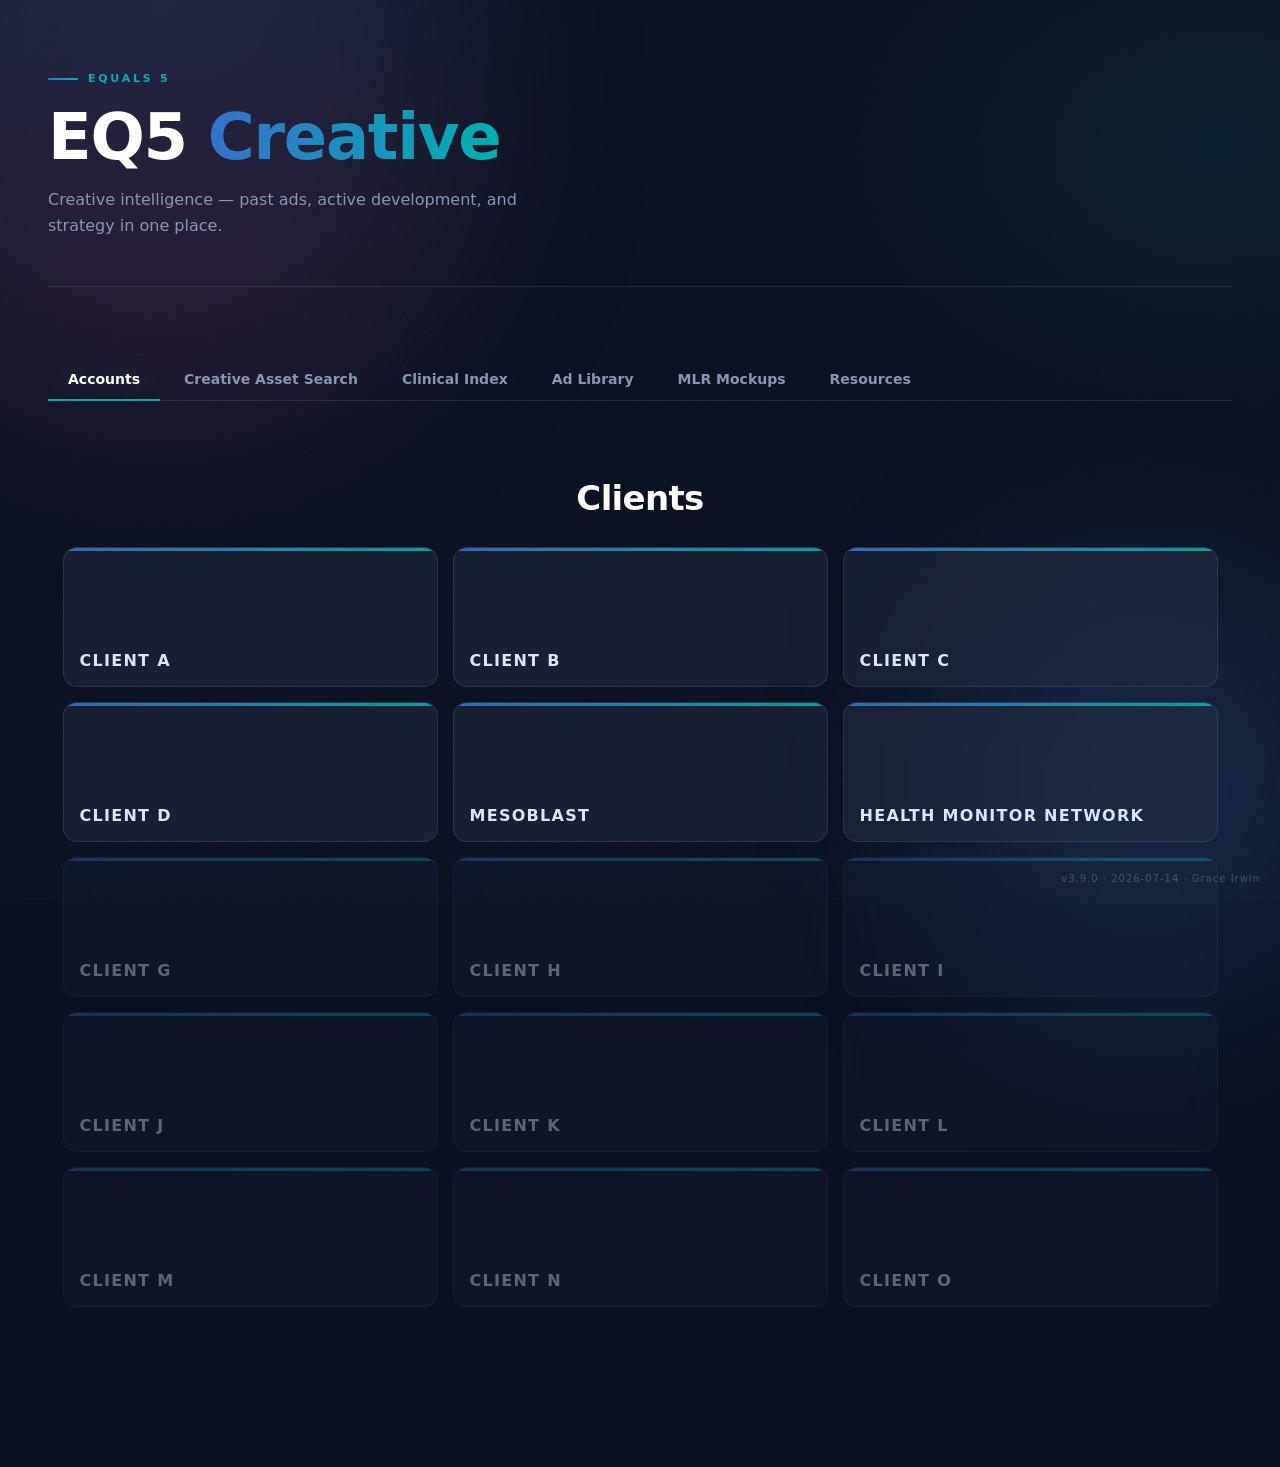
<file: index.html>
<!DOCTYPE html>
<html lang="en">
<head>
<meta charset="UTF-8">
<meta name="viewport" content="width=device-width, initial-scale=1.0">
<title>EQ5 Creative Hub</title>
<link rel="stylesheet" href="eq5.css">
<style>
/* ── PAGE-WRAP OVERRIDE — widen to Figma's 1440px ── */
.page-wrap {
  max-width: 1440px !important;
  padding-left: 48px !important;
  padding-right: 48px !important;
}

/* ── MAIN NAV ── */
.main-nav {
  display: flex;
  gap: 4px;
  margin-bottom: 2.5rem;
  border-bottom: 1px solid var(--border);
  padding-bottom: 0;
}
.main-nav-btn {
  font-family: var(--font);
  font-size: 14px;
  font-weight: 600;
  color: var(--muted);
  background: none;
  border: none;
  padding: 12px 20px;
  cursor: pointer;
  border-bottom: 2px solid transparent;
  margin-bottom: -1px;
  transition: color 0.15s, border-color 0.15s;
}
.main-nav-btn:hover { color: var(--white); }
.main-nav-btn.active { color: var(--white); border-bottom-color: var(--cyan); text-shadow: 0 0 20px rgba(1,176,176,0.5); }

/* ── SECTION PANELS ── */
.panel { display: none; }
.panel.active { display: block; }

/* ── ACCOUNT NAV ── */
.account-nav {
  display: flex;
  gap: 8px;
  flex-wrap: wrap;
  margin-bottom: 2rem;
}
.account-btn {
  font-family: var(--font);
  font-size: 13px;
  font-weight: 600;
  padding: 8px 18px;
  border-radius: 8px;
  border: 1px solid var(--border);
  background: transparent;
  color: var(--muted);
  cursor: pointer;
  transition: all 0.25s var(--ease-glow);
}
.account-btn:hover { border-color: var(--cyan); color: var(--white); box-shadow: 0 0 14px rgba(1,176,176,0.16); }
.account-btn.active { background: var(--glass-bg-hover); border-color: var(--cyan-alt); color: var(--white); box-shadow: 0 0 16px rgba(1,176,176,0.2); }

/* ── ACCOUNT PANEL ── */
.account-panel { display: none; }
.account-panel.active { display: block; }
.account-status-section { margin-bottom: 2rem; }
.status-label {
  font-size: 11px;
  font-weight: 700;
  letter-spacing: 0.15em;
  text-transform: uppercase;
  margin-bottom: 12px;
  display: flex;
  align-items: center;
  gap: 8px;
}
.status-label.running { color: var(--cyan); }
.status-label.dev { color: #f59e0b; }
.status-label.review { color: #a78bfa; }
.status-label.past { color: var(--muted); }
.status-dot {
  width: 7px; height: 7px;
  border-radius: 50%;
  flex-shrink: 0;
}
.running .status-dot { background: var(--cyan); }
.dev .status-dot { background: #f59e0b; }
.review .status-dot { background: #a78bfa; }
.past .status-dot { background: var(--muted); }

/* ── CAMPAIGN NAV ── */
.campaign-nav {
  display: flex;
  gap: 4px;
  margin-bottom: 1.75rem;
  background: var(--glass-bg);
  backdrop-filter: blur(var(--glass-blur));
  -webkit-backdrop-filter: blur(var(--glass-blur));
  border: 1px solid var(--glass-border);
  border-radius: 10px;
  padding: 4px;
  width: fit-content;
}
.campaign-btn {
  font-family: var(--font);
  font-size: 13px;
  font-weight: 600;
  padding: 8px 18px;
  border-radius: 7px;
  border: none;
  background: transparent;
  color: var(--muted);
  cursor: pointer;
  transition: all 0.25s var(--ease-glow);
}
.campaign-btn:hover { color: var(--white); }
.campaign-btn.active { background: var(--surface-deep); color: var(--white); box-shadow: 0 0 14px rgba(1,176,176,0.18); }
.campaign-panel { display: none; }
.campaign-panel.active { display: block; }

/* ── BRAND GUIDELINES ── */
.brand-guidelines {
  margin-bottom: 2rem;
  padding-bottom: 1.75rem;
  border-bottom: 1px solid var(--border);
}
.bg-section-label {
  font-size: 11px;
  font-weight: 700;
  letter-spacing: 0.15em;
  text-transform: uppercase;
  color: var(--muted);
  margin-bottom: 14px;
}
.bg-grid {
  display: grid;
  grid-template-columns: repeat(auto-fill, minmax(200px, 1fr));
  gap: 12px;
}
.bg-card {
  background: var(--glass-bg);
  backdrop-filter: blur(var(--glass-blur));
  -webkit-backdrop-filter: blur(var(--glass-blur));
  border: 1px solid var(--glass-border);
  border-radius: 14px;
  padding: 16px 18px;
}
.bg-card-label {
  font-size: 10px;
  font-weight: 700;
  letter-spacing: 0.1em;
  text-transform: uppercase;
  color: var(--cyan);
  margin-bottom: 8px;
}
.bg-card-content { font-size: 13px; color: #dde4f5; line-height: 1.6; }
.bg-swatch-row { display: flex; gap: 8px; margin-top: 6px; flex-wrap: wrap; }
.bg-swatch { width: 26px; height: 26px; border-radius: 6px; border: 1px solid rgba(255,255,255,0.1); flex-shrink: 0; }

/* ── CAMPAIGN GOALS ── */
.campaign-goals { margin-bottom: 2rem; }
.goal-type-badge {
  display: inline-flex;
  align-items: center;
  gap: 6px;
  font-size: 12px;
  font-weight: 700;
  padding: 5px 14px;
  border-radius: 20px;
  background: rgba(1,176,176,0.12);
  border: 1px solid rgba(1,176,176,0.3);
  color: var(--cyan);
  margin-bottom: 14px;
}
.goal-grid {
  display: grid;
  grid-template-columns: repeat(auto-fill, minmax(160px, 1fr));
  gap: 10px;
}
.goal-card {
  background: var(--glass-bg);
  backdrop-filter: blur(var(--glass-blur));
  -webkit-backdrop-filter: blur(var(--glass-blur));
  border: 1px solid var(--glass-border);
  border-radius: 14px;
  padding: 14px 16px;
}
.goal-card-label { font-size: 10px; font-weight: 700; letter-spacing: 0.08em; text-transform: uppercase; color: var(--muted); margin-bottom: 6px; }
.goal-card-value { font-size: 14px; font-weight: 700; color: #dde4f5; }
.goal-card-sub { font-size: 11px; color: var(--muted); margin-top: 3px; }

/* ── AD LIBRARY SUB-NAV ── */
.sub-nav {
  display: flex;
  gap: 4px;
  margin-bottom: 1.5rem;
  background: var(--surface);
  border-radius: 10px;
  padding: 4px;
  width: fit-content;
}
.sub-nav-btn {
  font-family: var(--font);
  font-size: 13px;
  font-weight: 600;
  padding: 8px 18px;
  border-radius: 7px;
  border: none;
  background: transparent;
  color: var(--muted);
  cursor: pointer;
  transition: all 0.15s;
}
.sub-nav-btn:hover { color: var(--white); }
.sub-nav-btn.active { background: var(--surface-deep); color: var(--white); }

/* ── LIBRARY GROUP ── */
.lib-group { margin-bottom: 2rem; }
.lib-group-label {
  font-size: 12px;
  font-weight: 700;
  letter-spacing: 0.12em;
  text-transform: uppercase;
  color: var(--muted);
  margin-bottom: 12px;
  padding-bottom: 8px;
  border-bottom: 1px solid var(--border);
}
.lib-view { display: none; }
.lib-view.active { display: block; }

/* ── DESIGN ELEMENTS (native embed) ── */
/* Remap design-elements CSS variables to hub palette */
#panel-design {
  --navy:       var(--bg);
  --navy-mid:   #141e35;
  --navy-light: var(--surface);
  --white:      var(--bg);
  --gray-100:   #1c2844;
  --gray-200:   var(--surface);
  --gray-400:   var(--muted);
  --text:       #dde4f5;
  --text-light: var(--muted);
  --accent:     var(--cyan);
  --tag-bg:     rgba(1,176,176,0.15);
  --tag-text:   var(--cyan);
  --rule:       var(--border);
  font-size: 15px;
  line-height: 1.7;
}
/* Top nav — exact match of .account-nav / .account-btn */
#panel-design .de-top-nav {
  display: flex; gap: 8px; flex-wrap: wrap; margin-bottom: 2rem;
}
#panel-design .de-nav-btn {
  font-family: var(--font);
  font-size: 13px;
  font-weight: 600;
  padding: 8px 18px;
  border-radius: 8px;
  border: 1px solid var(--border);
  background: transparent;
  color: var(--muted);
  cursor: pointer;
  transition: all 0.15s;
}
#panel-design .de-nav-btn:hover { border-color: var(--cyan); color: #fff; }
#panel-design .de-nav-btn.active { background: var(--surface); border-color: var(--cyan-alt); color: #fff; }
/* Section content */
#panel-design .doc-section { display: none; }
#panel-design .doc-section.active { display: block; }
#panel-design .section-header { padding:40px 0 24px; border-bottom:1px solid var(--rule); margin-bottom:32px; }
#panel-design .section-num { font-size:11px; font-weight:600; letter-spacing:0.12em; text-transform:uppercase; color:var(--cyan); margin-bottom:8px; }
#panel-design .section-title { font-family:var(--font); font-size:34px; font-weight:800; color:var(--white); letter-spacing:-0.02em; line-height:1.1; }
#panel-design .section-intro { margin-top:12px; font-size:14px; color:var(--text-light); max-width:620px; line-height:1.75; }
#panel-design .accordion { margin-bottom:10px; border-radius:10px; overflow:hidden; border:1px solid var(--rule); }
#panel-design .accordion-trigger {
  width:100%; background:var(--gray-100); border:none; cursor:pointer;
  display:flex; align-items:center; justify-content:space-between;
  padding:16px 20px; text-align:left; transition:background 0.15s;
}
#panel-design .accordion-trigger:hover { background:var(--gray-200); }
#panel-design .accordion.open .accordion-trigger { background:var(--surface); }
#panel-design .accordion-trigger-left { display:flex; align-items:center; gap:14px; }
#panel-design .accordion-tag {
  font-size:10px; font-weight:700; letter-spacing:0.1em; text-transform:uppercase;
  color:var(--cyan); background:rgba(1,176,176,0.12); padding:3px 8px; border-radius:4px; flex-shrink:0;
}
#panel-design .accordion-title { font-size:14px; font-weight:600; color:#dde4f5; line-height:1.3; }
#panel-design .accordion-desc { font-size:12px; color:var(--text-light); margin-top:2px; line-height:1.4; }
#panel-design .accordion-icon { font-size:18px; color:rgba(255,255,255,0.3); transition:transform 0.25s; flex-shrink:0; line-height:1; }
#panel-design .accordion.open .accordion-icon { transform:rotate(45deg); color:var(--cyan); }
#panel-design .accordion-body { display:none; padding:24px 24px 28px; background:var(--navy-mid); border-top:1px solid var(--rule); }
#panel-design .accordion.open .accordion-body { display:block; }
#panel-design .accordion-body h3 { font-size:15px; font-weight:600; color:#dde4f5; margin:20px 0 8px; font-family:var(--font); letter-spacing:-0.01em; }
#panel-design .accordion-body h3:first-child { margin-top:0; }
#panel-design .accordion-body p { color:var(--text-light); margin-bottom:10px; line-height:1.75; font-size:13px; }
#panel-design .accordion-body p:last-child { margin-bottom:0; }
#panel-design .card-grid { display:grid; grid-template-columns:1fr 1fr; gap:12px; margin:14px 0; }
#panel-design .card {
  background:var(--gray-100); border-radius:10px; padding:18px; border:1px solid var(--rule);
}
#panel-design .card-full { grid-column:1/-1; display:flex; gap:24px; align-items:flex-start; }
#panel-design .card-label { font-size:10px; font-weight:700; letter-spacing:0.1em; text-transform:uppercase; color:var(--cyan); margin-bottom:6px; }
#panel-design .card-title { font-size:13px; font-weight:600; color:#dde4f5; margin-bottom:8px; }
#panel-design .card-specimen { font-size:24px; line-height:1.2; color:#dde4f5; margin-bottom:8px; }
#panel-design .card-example { font-size:11px; color:var(--gray-400); margin-bottom:8px; }
#panel-design .card-body { font-size:12px; color:var(--text-light); line-height:1.6; border-top:1px solid var(--rule); padding-top:10px; margin-top:4px; }
#panel-design .tag-row { display:flex; gap:6px; flex-wrap:wrap; margin-bottom:8px; }
#panel-design .tag { font-size:11px; font-weight:500; padding:2px 8px; border-radius:20px; background:var(--tag-bg); color:var(--tag-text); }
#panel-design .callout {
  background:rgba(1,176,176,0.07); border-left:3px solid var(--cyan);
  border-radius:0 8px 8px 0; padding:14px 18px; margin:16px 0;
  font-size:13px; color:var(--text-light); line-height:1.7;
}
#panel-design .callout strong { color:#dde4f5; }
#panel-design .weight-row { display:flex; align-items:baseline; gap:14px; padding:10px 0; border-bottom:1px solid var(--rule); }
#panel-design .weight-row:last-child { border-bottom:none; }
#panel-design .weight-name { width:90px; font-size:10px; font-weight:700; text-transform:uppercase; letter-spacing:0.06em; color:var(--gray-400); flex-shrink:0; }
#panel-design .weight-specimen { font-size:20px; color:#dde4f5; flex:1; }
#panel-design .weight-use { font-size:11px; color:var(--text-light); max-width:260px; text-align:right; line-height:1.5; }
#panel-design .hierarchy-demo { background:var(--gray-100); border:1px solid var(--rule); border-radius:10px; padding:24px; margin:14px 0; }
#panel-design .hier-block { margin-bottom:16px; }
#panel-design .hier-block:last-child { margin-bottom:0; }
#panel-design .hier-label { font-size:10px; font-weight:700; letter-spacing:0.08em; text-transform:uppercase; color:var(--cyan); margin-bottom:4px; }
#panel-design .hier-primary { font-size:28px; font-weight:700; color:#dde4f5; line-height:1.1; }
#panel-design .hier-secondary { font-size:17px; font-weight:500; color:#dde4f5; }
#panel-design .hier-body { font-size:13px; font-weight:400; color:var(--text-light); line-height:1.7; }
#panel-design .hier-tertiary { font-size:12px; font-weight:400; color:var(--gray-400); line-height:1.6; }
#panel-design .hier-isi { font-size:10px; font-weight:300; color:var(--gray-400); line-height:1.5; border-top:1px solid var(--rule); padding-top:10px; }
#panel-design .pill-list { display:flex; flex-wrap:wrap; gap:8px; margin:10px 0; }
#panel-design .pill { font-size:12px; font-weight:500; padding:4px 12px; border-radius:20px; background:var(--gray-100); border:1px solid var(--rule); color:var(--text); }
#panel-design .personality-block { border:1px solid var(--rule); border-radius:10px; overflow:hidden; margin-bottom:10px; }
#panel-design .personality-header { background:var(--surface); color:white; padding:12px 18px; }
#panel-design .personality-name { font-size:14px; font-weight:600; color:white; }
#panel-design .personality-sub { font-size:11px; color:rgba(255,255,255,0.4); margin-top:2px; }
#panel-design .personality-body { padding:14px 18px; background:var(--gray-100); }
#panel-design .personality-row { display:grid; grid-template-columns:110px 1fr; gap:10px; margin-bottom:10px; font-size:12px; }
#panel-design .personality-row:last-child { margin-bottom:0; }
#panel-design .personality-key { font-weight:600; color:var(--cyan); font-size:11px; text-transform:uppercase; letter-spacing:0.05em; padding-top:1px; }
#panel-design .personality-val { color:var(--text-light); line-height:1.6; }
#panel-design .personality-quote { margin-top:10px; padding-top:10px; border-top:1px solid var(--rule); font-size:12px; font-style:italic; color:var(--gray-400); }
#panel-design .coming-soon { text-align:center; padding:60px 40px; color:var(--gray-400); font-size:14px; }
#panel-design .de-loading { padding:60px 0; text-align:center; color:var(--muted); font-size:14px; }

/* Creative Asset Search */
.cas-search-bar { display:flex; gap:10px; margin-bottom:1.25rem; }
.cas-search-bar input {
  flex:1; background:var(--surface); border:1px solid var(--border); border-radius:10px;
  padding:12px 16px; color:#dde4f5; font-family:var(--font); font-size:14px; outline:none;
  transition:border-color 0.15s;
}
.cas-search-bar input::placeholder { color:var(--muted); }
.cas-search-bar input:focus { border-color:var(--cyan); }
.cas-filters { display:flex; flex-wrap:wrap; gap:8px; margin-bottom:1.75rem; }
.cas-filter-btn {
  font-family:var(--font); font-size:12px; font-weight:600; padding:6px 14px;
  border-radius:20px; border:1px solid var(--border); background:transparent;
  color:var(--muted); cursor:pointer; transition:all 0.15s;
}
.cas-filter-btn:hover { border-color:var(--cyan); color:#fff; }
.cas-filter-btn.active { background:rgba(1,176,176,.12); border-color:var(--cyan); color:var(--cyan); }
.cas-filter-btn .cas-chevron { margin-left:5px; font-size:10px; }
.cas-dropdown-wrap { position:relative; }
.cas-dropdown {
  display:none; position:absolute; top:calc(100% + 6px); left:0; z-index:100;
  background:#1a2236; border:1px solid var(--border); border-radius:10px;
  padding:8px 0; min-width:180px; box-shadow:0 8px 24px rgba(0,0,0,.4);
}
.cas-dropdown.open { display:block; }
.cas-dropdown-item {
  padding:8px 16px; font-size:13px; color:var(--muted); cursor:pointer; transition:all 0.1s;
  display:flex; align-items:center; gap:8px;
}
.cas-dropdown-item:hover { background:rgba(255,255,255,.05); color:#fff; }
.cas-dropdown-item.selected { color:var(--cyan); }
.cas-dropdown-item .cas-check { width:14px; opacity:0; }
.cas-dropdown-item.selected .cas-check { opacity:1; }
.cas-active-filters { display:flex; flex-wrap:wrap; gap:6px; margin-bottom:1.25rem; min-height:0; }
.cas-tag {
  display:flex; align-items:center; gap:6px; font-size:11px; font-weight:600;
  padding:4px 10px; border-radius:12px; background:rgba(1,176,176,.12);
  border:1px solid rgba(1,176,176,.3); color:var(--cyan);
}
.cas-tag button { background:none; border:none; color:var(--cyan); cursor:pointer; padding:0; font-size:13px; line-height:1; }
.cas-results-meta { font-size:12px; color:var(--muted); margin-bottom:1rem; }
.cas-grid { display:grid; grid-template-columns:repeat(auto-fill,minmax(220px,1fr)); gap:16px; }
.cas-card {
  background:var(--glass-bg); backdrop-filter:blur(var(--glass-blur)); -webkit-backdrop-filter:blur(var(--glass-blur)); border:1px solid var(--glass-border); border-radius:14px;
  overflow:hidden; cursor:pointer; transition:all 0.15s;
}
.cas-card:hover { border-color:var(--cyan); transform:translateY(-3px); box-shadow:var(--glow-cyan); }
.cas-card.active { border-color:var(--cyan); box-shadow:var(--glow-cyan); }
.cas-thumb {
  width:100%; aspect-ratio:1/1; background:var(--bg);
  display:flex; align-items:center; justify-content:center;
  color:var(--muted); font-size:12px; border-bottom:1px solid var(--border);
}
.cas-thumb-placeholder { text-align:center; }
.cas-thumb-placeholder .cas-thumb-icon { font-size:28px; margin-bottom:6px; }
.cas-card-body { padding:12px 14px; }
.cas-card-title { font-size:13px; font-weight:600; color:#dde4f5; margin-bottom:6px; }
.cas-card-tags { display:flex; flex-wrap:wrap; gap:4px; }
.cas-card-tag { font-size:10px; padding:2px 7px; border-radius:8px; background:rgba(53,113,203,.15); color:#6fa3e8; }
.cas-card-tag.tag-font { background:rgba(1,176,176,.1); color:var(--cyan); }
.cas-card-tag.tag-layout { background:rgba(53,113,203,.15); color:#6fa3e8; }
.cas-card-tag.tag-color { background:rgba(120,80,200,.15); color:#a87de8; }
.cas-detail {
  display:none; background:var(--surface); border:1px solid var(--border);
  border-radius:14px; padding:28px 32px; margin-top:20px;
}
.cas-detail.visible { display:block; }
.cas-detail-header { display:flex; justify-content:space-between; align-items:flex-start; margin-bottom:20px; }
.cas-detail-title { font-size:20px; font-weight:700; color:#dde4f5; }
.cas-detail-close { background:none; border:none; color:var(--muted); cursor:pointer; font-size:20px; line-height:1; }
.cas-detail-close:hover { color:#fff; }
.cas-detail-body { display:grid; grid-template-columns:1fr 1fr; gap:24px; }
.cas-detail-preview {
  aspect-ratio:1/1; background:var(--bg); border:1px solid var(--border); border-radius:10px;
  display:flex; align-items:center; justify-content:center; color:var(--muted); font-size:13px; text-align:center;
}
.cas-detail-meta h4 { font-size:12px; font-weight:700; text-transform:uppercase; letter-spacing:.06em; color:var(--muted); margin-bottom:8px; margin-top:16px; }
.cas-detail-meta h4:first-child { margin-top:0; }
.cas-detail-tags { display:flex; flex-wrap:wrap; gap:6px; }
.cas-empty { padding:60px 0; text-align:center; color:var(--muted); font-size:14px; }

/* Clinical Index inline grids */
.specialty-grid { display:grid; grid-template-columns:repeat(auto-fill,minmax(180px,1fr)); gap:12px; margin-bottom:1.5rem; }
.specialty-card { background:var(--glass-bg); backdrop-filter:blur(var(--glass-blur)); -webkit-backdrop-filter:blur(var(--glass-blur)); border:1px solid var(--glass-border); border-radius:14px; padding:16px 18px; cursor:pointer; transition:all 0.15s; }
.specialty-card:hover { border-color:var(--cyan); box-shadow:0 0 20px rgba(1,176,176,0.16); }
.specialty-card.active { border-color:var(--cyan); background:rgba(1,176,176,.1); box-shadow:var(--glow-cyan); }
.specialty-name { font-weight:600; font-size:14px; color:#dde4f5; margin-bottom:4px; }
.specialty-count { font-size:12px; color:var(--muted); }
.indication-badge { display:inline-block; font-size:10px; font-weight:700; text-transform:uppercase; letter-spacing:.05em; padding:2px 8px; border-radius:4px; margin-bottom:8px; background:rgba(1,176,176,.15); color:var(--cyan); }
.indication-badge:has(+ .specialty-name) { }
.clinical-detail { display:none; background:var(--glass-bg); backdrop-filter:blur(var(--glass-blur)); -webkit-backdrop-filter:blur(var(--glass-blur)); border:1px solid var(--glass-border); border-radius:14px; padding:24px 28px; margin-top:8px; }
.clinical-detail.visible { display:block; }
.detail-heading { font-size:18px; font-weight:700; color:#dde4f5; margin-bottom:12px; }
.empty-state { color:var(--muted); font-size:14px; }
/* ── ACCOUNTS ── */
#panel-accounts.active {
  display: flex !important;
  flex-direction: column;
  /* Break out of page-wrap padding to fill edge-to-edge */
  margin-left: -48px;
  margin-right: -48px;
  padding-left: 48px;
  padding-right: 48px;
}

#acct-grid-view { flex:1; padding:40px 0; }
.acct-grid-main { max-width:1200px; margin:0 auto; padding:0 32px; }
.clients-heading { text-align:center; font-size:34px; font-weight:700; color:var(--white); letter-spacing:-0.02em; margin-bottom:32px; }
.client-grid { display:grid; grid-template-columns:repeat(3,375px); gap:15px; justify-content:center; }
.client-grid-card { position:relative; width:375px; height:140px; background:var(--glass-bg); backdrop-filter:blur(var(--glass-blur)); -webkit-backdrop-filter:blur(var(--glass-blur)); border:1px solid var(--glass-border); border-radius:14px; cursor:pointer; display:flex; align-items:flex-end; padding:0 16px 16px; font-size:16px; font-weight:700; color:#dde4f5; text-transform:uppercase; letter-spacing:0.08em; overflow:hidden; transition:transform .3s var(--ease-glow), border-color .3s var(--ease-glow), box-shadow .3s var(--ease-glow); }
.client-grid-card::before { content:''; position:absolute; top:0; left:0; right:0; height:3px; background:var(--gradient); opacity:0.9; }
.client-grid-card:hover { transform:translateY(-4px); border-color:rgba(1,176,176,0.5); box-shadow:var(--glow-cyan); }
.client-grid-card--placeholder { cursor:default; opacity:.4; }
.client-grid-card--placeholder:hover { transform:none; border-color:var(--glass-border); box-shadow:none; opacity:.4; }

#acct-detail-view, #acct-message-view { display:flex; }

.acct-sidebar { width:200px; min-width:200px; border-right:1px solid var(--border); padding-top:0; display:flex; flex-direction:column; }
.acct-sidebar-section-label { font-size:12px; font-weight:700; text-transform:uppercase; letter-spacing:0.15em; color:var(--muted); padding:20px 16px 8px; }
.acct-sidebar-top-tab { display:block; width:184px; height:40px; margin:12px 8px 4px; background:transparent; border:none; border-left:3px solid var(--cyan); border-radius:4px; text-align:left; padding:0 0 0 14px; font-family:var(--font); font-size:13px; font-weight:700; text-transform:uppercase; letter-spacing:0.12em; color:var(--white); cursor:pointer; line-height:40px; transition:all .15s; }
.acct-sidebar-top-tab:hover { background:rgba(1,176,176,0.06); }
.acct-sidebar-client-btn { display:block; width:184px; height:40px; margin:0 8px; background:transparent; border:none; border-left:3px solid transparent; border-radius:4px; text-align:left; padding:0 0 0 14px; font-size:16px; font-weight:500; color:#dde4f5; cursor:pointer; line-height:40px; white-space:nowrap; overflow:hidden; text-overflow:ellipsis; transition:background .2s var(--ease-glow), border-color .2s var(--ease-glow); }
.acct-sidebar-campaign-btn { display:block; width:184px; min-height:40px; margin:0 8px; background:transparent; border:none; border-left:3px solid transparent; border-radius:4px; text-align:left; padding:8px 8px 8px 14px; font-size:15px; font-weight:500; color:#dde4f5; cursor:pointer; line-height:1.3; white-space:normal; word-wrap:break-word; transition:background .2s var(--ease-glow), border-color .2s var(--ease-glow); }
.acct-sidebar-client-btn:hover,
.acct-sidebar-campaign-btn:hover { background:rgba(1,176,176,0.08); }
.acct-sidebar-client-btn.active,
.acct-sidebar-campaign-btn.active { background:linear-gradient(90deg, rgba(1,176,176,0.14), rgba(1,176,176,0.03)); border-left:3px solid var(--cyan); box-shadow:inset 0 0 20px rgba(1,176,176,0.08); }
.acct-sidebar-sub { display:flex; flex-direction:column; }
.acct-sidebar-msg-btn { display:block; width:184px; min-height:40px; margin:0 8px; background:transparent; border:none; border-left:3px solid transparent; border-radius:4px; text-align:left; padding:8px 8px 8px 28px; box-sizing:border-box; font-size:14px; font-weight:500; color:var(--muted); cursor:pointer; line-height:1.3; white-space:normal; word-wrap:break-word; transition:background .2s var(--ease-glow), border-color .2s var(--ease-glow), color .2s var(--ease-glow); }
.acct-sidebar-msg-btn:hover { background:rgba(1,176,176,0.08); color:#dde4f5; }
.acct-sidebar-msg-btn.active { background:linear-gradient(90deg, rgba(1,176,176,0.14), rgba(1,176,176,0.03)); border-left:3px solid var(--cyan); color:#dde4f5; box-shadow:inset 0 0 20px rgba(1,176,176,0.08); }

.acct-main { flex:1; padding:28px 32px 40px; }
.acct-main-title { font-size:34px; font-weight:700; color:#dde4f5; letter-spacing:-0.02em; margin-bottom:8px; }
.acct-main-subtitle { font-size:16px; color:var(--muted); margin-bottom:24px; }

.acct-tabs { display:flex; align-items:center; gap:8px; height:44px; margin-bottom:28px; }
.acct-tab-btn { height:36px; padding:0 24px; background:transparent; border:1px solid transparent; border-radius:8px; font-size:14px; font-weight:500; color:var(--muted); cursor:pointer; white-space:nowrap; transition:all .25s var(--ease-glow); }
.acct-tab-btn:hover { color:#dde4f5; background:rgba(255,255,255,0.04); }
.acct-tab-btn.active { background:var(--glass-bg-hover); backdrop-filter:blur(var(--glass-blur)); -webkit-backdrop-filter:blur(var(--glass-blur)); border-color:var(--cyan-alt); color:var(--white); box-shadow:0 0 18px rgba(1,176,176,0.2); }

.acct-tab-panel { display:none; }
.acct-tab-panel.active { display:block; }

.acct-section-label { font-size:12px; font-weight:700; text-transform:uppercase; letter-spacing:0.15em; color:var(--muted); margin-bottom:16px; }

.acct-info-grid { display:grid; grid-template-columns:repeat(3,375px); gap:15px; margin-bottom:28px; }
.acct-info-card { position:relative; width:375px; height:140px; background:var(--glass-bg); backdrop-filter:blur(var(--glass-blur)); -webkit-backdrop-filter:blur(var(--glass-blur)); border:1px solid var(--glass-border); border-radius:12px; padding:16px; box-sizing:border-box; overflow:hidden; transition:border-color .3s var(--ease-glow), box-shadow .3s var(--ease-glow); }
.acct-info-card::before { content:''; position:absolute; top:0; left:0; right:0; height:3px; background:var(--gradient); opacity:0.9; }
.acct-info-card:hover { border-color:rgba(1,176,176,0.4); box-shadow:0 0 24px rgba(1,176,176,0.14); }
.acct-info-label { font-size:13px; font-weight:600; text-transform:uppercase; letter-spacing:0.08em; color:var(--muted); margin-bottom:8px; }
.acct-info-value { font-size:16px; font-weight:500; color:#dde4f5; max-width:343px; }

.acct-info-card-mlrdates { height:auto; min-height:140px; overflow:visible; }
.acct-mlr-dates-list { display:flex; flex-direction:column; gap:6px; margin-bottom:8px; }
.acct-mlr-date-row { display:flex; align-items:center; gap:8px; }
.acct-mlr-date-row .mlr-input { flex:1; }
.acct-mlr-date-remove { flex-shrink:0; width:22px; height:22px; background:transparent; border:none; color:var(--muted); font-size:14px; line-height:1; cursor:pointer; font-family:var(--font); transition:color .15s; }
.acct-mlr-date-remove:hover { color:#ff6b6b; }
.acct-mlr-dates-empty { font-size:13px; color:var(--muted); margin-bottom:8px; }

.acct-mlr-panel { display:none; }
.acct-mlr-panel.active { display:block; }
.acct-mlr-placeholder-badge { display:inline-block; margin-left:6px; padding:2px 8px; font-size:10px; font-weight:700; text-transform:uppercase; letter-spacing:0.06em; color:var(--cyan-alt); border:1px solid rgba(1,176,176,0.4); border-radius:20px; vertical-align:middle; white-space:nowrap; }

.acct-timeline { display:flex; align-items:flex-start; position:relative; height:70px; margin-bottom:8px; }
.acct-timeline::before { content:''; position:absolute; top:29px; left:0; right:0; height:1px; background:var(--border); z-index:0; }
.acct-tl-milestone { flex:1; display:flex; flex-direction:column; align-items:center; position:relative; z-index:1; }
.acct-tl-date { font-size:12px; color:var(--muted); margin-bottom:8px; }
.acct-tl-dot { width:10px; height:10px; border-radius:50%; background:var(--border); border:1px solid var(--muted); margin-bottom:8px; }
.acct-tl-dot.active { background:var(--cyan); border-color:var(--cyan); }
.acct-tl-dot.passed { background:var(--muted); border-color:var(--muted); }
.acct-tl-label { font-size:13px; color:#dde4f5; }

.acct-cm-empty { padding:24px; background:var(--glass-bg); border:1px dashed var(--glass-border); border-radius:12px; color:var(--muted); font-size:14px; margin-bottom:28px; }
.acct-cm-wrap { background:var(--glass-bg); border:1px solid var(--glass-border); border-radius:12px; overflow-x:auto; margin-bottom:28px; }
.acct-cm-table { border-collapse:collapse; width:100%; min-width:1300px; }
.acct-cm-table th { padding:12px 14px; text-align:left; font-size:11px; text-transform:uppercase; letter-spacing:0.08em; color:var(--muted); font-weight:700; border-bottom:1px solid var(--border); white-space:nowrap; }
.acct-cm-table td { padding:12px 14px; border-bottom:1px solid var(--border); font-size:13px; color:#dde4f5; vertical-align:middle; white-space:nowrap; }
.acct-cm-table tr:last-child td { border-bottom:none; }
.acct-cm-matrix-link { color:var(--cyan); text-decoration:underline; font-size:12px; }
.acct-cm-table th:last-child, .acct-cm-table td:last-child { border-left:2px solid rgba(1,176,176,0.3); }
.acct-cm-table th:last-child { color:var(--cyan-alt); font-size:12px; }
.acct-cm-timeline-cell { padding:10px 14px !important; background:rgba(1,176,176,0.045); }
.acct-cm-timeline { display:grid; align-items:center; height:44px; background-image:linear-gradient(to right, var(--border) 1px, transparent 1px); background-repeat:repeat-x; background-position:left top; }
.acct-cm-bar { grid-row:1; height:32px; border-radius:6px; background:var(--gradient); box-shadow:0 0 16px rgba(1,176,176,0.35); }
.acct-cm-bar.is-tbd { background:linear-gradient(93.8deg, rgba(53,113,203,.45) 0, rgba(1,176,176,.45) 100%); border:1px dashed rgba(255,255,255,.45); box-shadow:none; }
.acct-cm-month-hd { display:grid; font-size:11px; font-weight:600; letter-spacing:0.04em; color:var(--muted); text-align:center; padding-bottom:6px; background-image:linear-gradient(to right, var(--border) 1px, transparent 1px); background-repeat:repeat-x; background-position:left bottom; }
.acct-cm-est-tag { color:var(--muted); font-style:italic; }
.acct-cm-tbd-note { color:var(--muted); font-size:12px; font-style:italic; margin:-10px 0 16px; }

.acct-metric-grid { display:grid; grid-template-columns:repeat(4,280px); gap:12px; margin-bottom:8px; }
.acct-metric-card { position:relative; width:280px; height:100px; background:var(--glass-bg); backdrop-filter:blur(var(--glass-blur)); -webkit-backdrop-filter:blur(var(--glass-blur)); border:1px solid var(--glass-border); border-radius:10px; padding:14px; box-sizing:border-box; overflow:hidden; }
.acct-metric-card::before { content:''; position:absolute; top:0; left:0; right:0; height:2px; background:var(--gradient); }
.acct-metric-label { font-size:13px; font-weight:600; text-transform:uppercase; letter-spacing:0.08em; color:var(--muted); margin-bottom:4px; }
.acct-metric-value { font-size:28px; font-weight:800; color:#dde4f5; letter-spacing:-0.02em; margin-bottom:4px; }
.acct-metric-sub { font-size:13px; color:var(--muted); }

.acct-msg-grid { display:grid; grid-template-columns:repeat(4,280px); gap:12px; }
.acct-msg-card { position:relative; width:280px; height:120px; background:var(--glass-bg); backdrop-filter:blur(var(--glass-blur)); -webkit-backdrop-filter:blur(var(--glass-blur)); border:1px solid var(--glass-border); border-radius:10px; padding:12px; box-sizing:border-box; overflow:hidden; cursor:pointer; transition:transform .25s var(--ease-glow), box-shadow .25s var(--ease-glow), border-color .25s var(--ease-glow); }
.acct-msg-card::before { content:''; position:absolute; top:0; left:0; right:0; height:3px; background:var(--gradient); }
.acct-msg-card:hover { transform:translateY(-2px); border-color:rgba(1,176,176,0.4); box-shadow:0 0 20px rgba(1,176,176,0.16); }
.acct-msg-status { display:inline-block; height:20px; line-height:20px; padding:0 8px; border-radius:4px; font-size:12px; font-weight:600; margin-bottom:8px; }
.acct-msg-status.running { background:rgba(1,176,176,0.12); color:var(--cyan); }
.acct-msg-status.review { background:rgba(167,139,250,0.12); color:#a78bfa; }
.acct-msg-status.scheduled { background:rgba(230,164,42,0.14); color:#e0a42a; }
.acct-msg-name { font-size:16px; font-weight:600; color:#dde4f5; margin-bottom:4px; }
.acct-msg-campaign { font-size:13px; color:var(--muted); }
.acct-msg-heading { font-size:24px; font-weight:700; color:#dde4f5; margin-bottom:20px; }

.acct-msg-detail-layout { display:flex; gap:32px; align-items:flex-start; margin-top:16px; }
.acct-creative-preview { flex-shrink:0; width:384px; }
.acct-carousel-wrap { display:flex; flex-direction:column; gap:10px; }
.acct-carousel { position:relative; border-radius:8px; overflow:hidden; background:var(--surface); }
.acct-carousel-img { width:100%; display:block; }
.acct-carousel-label { position:absolute; top:10px; left:10px; z-index:2; background:rgba(10,16,32,0.72); color:var(--white); font-size:11px; font-weight:700; letter-spacing:0.04em; text-transform:uppercase; padding:4px 10px; border-radius:20px; }
.acct-carousel-arrow { position:absolute; top:290px; z-index:2; width:32px; height:32px; border-radius:50%; border:none; background:rgba(10,16,32,0.6); color:var(--white); font-size:18px; line-height:1; cursor:pointer; display:flex; align-items:center; justify-content:center; transition:background 0.15s; }
.acct-carousel-arrow:hover { background:rgba(10,16,32,0.85); }
.acct-carousel-arrow.prev { left:10px; }
.acct-carousel-arrow.next { right:10px; }
.acct-carousel-dots { display:flex; justify-content:center; gap:6px; }
.acct-carousel-dot { width:6px; height:6px; border-radius:50%; background:var(--border); cursor:pointer; transition:background 0.15s; }
.acct-carousel-dot.active { background:var(--cyan); }
.brief-preview-toolbar { display:flex; align-items:center; gap:12px; margin-bottom:18px; }
.brief-doc-scroll { overflow-x:auto; padding:4px; }
.brief-doc { background:#fff; color:#000; max-width:800px; margin:0 auto; font-family:Arial, Helvetica, sans-serif; box-shadow:0 8px 30px rgba(0,0,0,0.35); }
.brief-doc-topbar { background:#1a2744; color:#fff; font-size:11px; font-weight:700; letter-spacing:0.04em; padding:6px 12px; }
.brief-doc-confidential { font-weight:400; color:#a9b4cc; }
.brief-doc-title-bar { background:#1a2744; padding:18px 16px 14px; margin-bottom:14px; }
.brief-doc-title { color:#fff; font-size:34px; font-weight:800; letter-spacing:0.01em; }
.brief-doc-subtitle { color:#5fd0d0; font-size:13px; margin-top:2px; }
.brief-doc-section { margin:0 16px 14px; }
.brief-doc-section-header { background:#1a2744; color:#fff; font-size:12px; font-weight:700; letter-spacing:0.03em; padding:5px 10px; }
.brief-doc-table { width:100%; border-collapse:collapse; border:1px solid #c7cbd6; }
.brief-doc-table tr { border-bottom:1px solid #c7cbd6; }
.brief-doc-label { width:190px; background:#eef0f5; font-weight:700; font-size:12px; color:#1a2744; padding:8px 10px; vertical-align:top; border-right:1px solid #c7cbd6; }
.brief-doc-value { padding:8px 10px; font-size:12px; color:#222; vertical-align:top; }
.brief-doc-value-text { white-space:pre-wrap; }
.brief-doc-value-empty { color:#a8adba; font-style:italic; }
.brief-doc-checkbox-list { display:flex; flex-wrap:wrap; gap:4px 16px; }
.brief-doc-checkbox-item { color:#a8adba; }
.brief-doc-checkbox-item.checked { color:#000; font-weight:700; }
.brief-doc-input { display:block; width:100%; border:none; background:transparent; font-family:inherit; font-size:12px; color:#222; padding:0; outline:none; }
.brief-doc-input:focus { background:#fffce8; box-shadow:0 0 0 1px #d9c855 inset; border-radius:2px; }
.brief-doc-input::placeholder { color:#a8adba; font-style:italic; }
.brief-doc-input-textarea { resize:vertical; min-height:48px; line-height:1.5; }
.brief-doc-checkbox-edit { display:flex; flex-wrap:wrap; gap:6px 16px; }
.brief-doc-checkbox-edit-item { display:flex; align-items:center; gap:5px; color:#222; font-size:12px; cursor:pointer; }
.brief-doc-checkbox-edit-item input { cursor:pointer; }
.brief-doc-notes-header { background:#2a8a8a; color:#fff; font-size:12px; font-weight:700; letter-spacing:0.03em; padding:5px 10px; margin:0 16px; }
.brief-doc-notes-box { border:1px solid #c7cbd6; border-top:none; min-height:70px; padding:10px; font-size:12px; color:#222; margin:0 16px 16px; }
.brief-doc-disclaimer { font-size:10px; color:#666; font-style:italic; margin:14px 16px; }
.brief-doc-footer { font-size:10px; color:#888; border-top:1px solid #ddd; padding:8px 16px 16px; margin:0 16px; }
.acct-creative-meta { flex:1; }
/* Social media ad mockup */
.ad-mock { background:#fff; border-radius:12px; overflow:hidden; font-family:-apple-system,'Segoe UI',sans-serif; }
.ad-mock-header { display:flex; align-items:center; padding:10px 12px; gap:10px; }
.ad-mock-logo { width:40px; height:40px; border-radius:50%; background:#1a7a3c; display:flex; align-items:center; justify-content:center; color:#fff; font-weight:900; font-size:18px; flex-shrink:0; }
.ad-mock-brand { flex:1; }
.ad-mock-name { font-size:14px; font-weight:700; color:#000; display:flex; align-items:center; gap:4px; }
.ad-mock-verified { width:14px; height:14px; background:#1877f2; border-radius:50%; display:inline-flex; align-items:center; justify-content:center; color:#fff; font-size:9px; font-weight:900; }
.ad-mock-sponsored { font-size:12px; color:#65676b; display:flex; align-items:center; gap:3px; margin-top:1px; }
.ad-mock-dots { color:#65676b; font-size:20px; line-height:1; padding:4px; }
.ad-mock-image { width:100%; aspect-ratio:1/1; background:#8e9bb5; display:flex; align-items:center; justify-content:center; }
.ad-mock-image span { font-size:22px; font-weight:900; color:#fff; letter-spacing:0.02em; }
.ad-mock-cta { display:flex; align-items:center; justify-content:space-between; padding:10px 14px; border-bottom:1px solid #efefef; }
.ad-mock-cta-text { font-size:14px; font-weight:700; color:#000; }
.ad-mock-cta-arrow { font-size:18px; color:#65676b; }
.ad-mock-actions { display:flex; align-items:center; padding:8px 14px; gap:16px; }
.ad-mock-action-icon { font-size:22px; color:#000; cursor:pointer; }
.ad-mock-dots-row { display:flex; gap:4px; margin-left:auto; margin-right:auto; align-items:center; }
.ad-mock-dot { width:6px; height:6px; border-radius:50%; background:#1877f2; }
.ad-mock-dot.inactive { background:#c8c8c8; width:5px; height:5px; }
.ad-mock-bookmark { margin-left:auto; font-size:22px; color:#000; }
.ad-mock-likes { font-size:14px; font-weight:700; color:#000; padding:0 14px 6px; }
.ad-mock-caption { font-size:14px; color:#000; padding:0 14px 14px; line-height:1.4; }
.acct-creative-meta { flex:1; }
.acct-meta-fields { display:grid; grid-template-columns:repeat(3, auto); gap:20px 56px; margin-bottom:24px; justify-content:start; }
.acct-meta-field { display:flex; flex-direction:column; gap:6px; }
.acct-meta-label { font-size:12px; font-weight:700; text-transform:uppercase; letter-spacing:0.08em; color:var(--muted); white-space:nowrap; }
.acct-meta-value { font-size:18px; color:#dde4f5; white-space:nowrap; }
.acct-creative-cols { display:grid; grid-template-columns:1fr 1fr; gap:24px; }
.acct-creative-list { font-size:13px; color:#dde4f5; line-height:1.8; margin-top:8px; }
.alt-copy-block { display:flex; flex-direction:column; gap:20px; margin-top:12px; }
.alt-copy-group { display:flex; flex-direction:column; gap:10px; }
.alt-copy-label { font-size:11px; font-weight:700; text-transform:uppercase; letter-spacing:0.1em; color:var(--muted); margin-bottom:2px; }
.alt-copy-row { display:flex; align-items:flex-start; gap:12px; }
.alt-copy-tag { flex-shrink:0; font-size:10px; font-weight:700; letter-spacing:0.06em; padding:3px 8px; border-radius:4px; margin-top:2px; }
.alt-copy-tag.opt-b { background:#3571cb; color:#fff; }
.alt-copy-tag.opt-c { background:#f4941f; color:#fff; }
.alt-copy-text { font-size:14px; color:#dde4f5; line-height:1.6; }

/* Ad Specs panel */
.specs-platform-nav { display:flex; flex-wrap:wrap; gap:6px; margin-bottom:2rem; }
.specs-platform-btn { font-family:var(--font); font-size:12px; font-weight:600; padding:6px 14px; border-radius:20px; border:1px solid var(--border); background:transparent; color:var(--muted); cursor:pointer; transition:all 0.25s var(--ease-glow); }
.specs-platform-btn:hover { border-color:var(--cyan); color:#fff; box-shadow:0 0 14px rgba(1,176,176,0.16); }
.specs-platform-btn.active { background:rgba(1,176,176,.14); border-color:var(--cyan); color:var(--cyan); box-shadow:0 0 16px rgba(1,176,176,0.2); }
.specs-platform-panel { display:none; }
.specs-platform-panel.active { display:block; }
.specs-channel-header { margin-bottom:1.5rem; }
.specs-channel-title { font-size:22px; font-weight:700; color:#dde4f5; margin-bottom:6px; }
.specs-channel-desc { color:var(--muted); font-size:14px; margin-bottom:1rem; }
.specs-stats { display:flex; flex-wrap:wrap; gap:10px; margin-bottom:1.5rem; }
.specs-stat { background:var(--surface); border:1px solid var(--border); border-radius:10px; padding:10px 16px; min-width:140px; }
.specs-stat-label { font-size:10px; font-weight:700; text-transform:uppercase; letter-spacing:.06em; color:var(--muted); margin-bottom:4px; }
.specs-stat-value { font-size:15px; font-weight:700; color:#dde4f5; }
.specs-stat-value.highlight { background:linear-gradient(93.8deg,#3571cb,#01b0b0); -webkit-background-clip:text; -webkit-text-fill-color:transparent; }
.specs-ad-types { display:flex; flex-wrap:wrap; gap:6px; margin-bottom:2rem; }
.specs-ad-type { font-size:11px; font-weight:600; padding:4px 10px; border-radius:8px; background:rgba(53,113,203,.15); color:#6fa3e8; }
.specs-formats { display:flex; flex-direction:column; gap:16px; }
.specs-format-card { background:var(--glass-bg); backdrop-filter:blur(var(--glass-blur)); -webkit-backdrop-filter:blur(var(--glass-blur)); border:1px solid var(--glass-border); border-radius:14px; overflow:hidden; }
.specs-format-title { font-size:13px; font-weight:700; color:#dde4f5; padding:14px 18px; border-bottom:1px solid var(--border); background:rgba(255,255,255,.03); }
.specs-format-body { display:grid; grid-template-columns:repeat(auto-fit,minmax(200px,1fr)); gap:0; }
.specs-format-col { padding:14px 18px; border-right:1px solid var(--border); }
.specs-format-col:last-child { border-right:none; }
.specs-format-col-label { font-size:10px; font-weight:700; text-transform:uppercase; letter-spacing:.06em; color:var(--cyan); margin-bottom:8px; }
.specs-format-col ul { margin:0; padding:0; list-style:none; }
.specs-format-col li { font-size:12px; color:#dde4f5; padding:2px 0; line-height:1.5; }
.specs-format-col li::before { content:"·"; color:var(--muted); margin-right:6px; }
.specs-ctas { margin-top:1.5rem; }
.specs-ctas-label { font-size:11px; font-weight:700; text-transform:uppercase; letter-spacing:.06em; color:var(--muted); margin-bottom:8px; }
.specs-ctas-list { display:flex; flex-wrap:wrap; gap:6px; }
.specs-cta-tag { font-size:11px; padding:3px 9px; border-radius:8px; background:rgba(255,255,255,.05); border:1px solid var(--border); color:var(--muted); }
.specs-section-divider { margin:2rem 0 1.5rem; border:none; border-top:1px solid var(--border); }
.specs-best-practices { display:grid; grid-template-columns:repeat(auto-fit,minmax(260px,1fr)); gap:16px; margin-bottom:2rem; }
.specs-bp-card { background:var(--glass-bg); backdrop-filter:blur(var(--glass-blur)); -webkit-backdrop-filter:blur(var(--glass-blur)); border:1px solid var(--glass-border); border-radius:14px; padding:20px 22px; }
.specs-bp-card h4 { font-size:13px; font-weight:700; text-transform:uppercase; letter-spacing:.05em; color:var(--cyan); margin-bottom:10px; }
.specs-bp-card ul { margin:0; padding:0; list-style:none; }
.specs-bp-card li { font-size:13px; color:#dde4f5; padding:4px 0; line-height:1.5; padding-left:14px; position:relative; }
.specs-bp-card li::before { content:"–"; position:absolute; left:0; color:var(--muted); }
.specs-benchmark-grid { display:grid; grid-template-columns:repeat(auto-fit,minmax(180px,1fr)); gap:12px; margin-bottom:1.5rem; }
.specs-benchmark-card { background:var(--glass-bg); backdrop-filter:blur(var(--glass-blur)); -webkit-backdrop-filter:blur(var(--glass-blur)); border:1px solid var(--glass-border); border-radius:14px; padding:18px 20px; text-align:center; }
.specs-benchmark-number { font-size:28px; font-weight:800; background:linear-gradient(93.8deg,#3571cb,#01b0b0); -webkit-background-clip:text; -webkit-text-fill-color:transparent; }
.specs-benchmark-label { font-size:12px; color:var(--muted); margin-top:4px; }
.specs-listening-cards { display:grid; grid-template-columns:repeat(auto-fit,minmax(260px,1fr)); gap:16px; }
.specs-listening-card { background:var(--glass-bg); backdrop-filter:blur(var(--glass-blur)); -webkit-backdrop-filter:blur(var(--glass-blur)); border:1px solid var(--glass-border); border-radius:14px; padding:20px 22px; }
.specs-listening-card h4 { font-size:14px; font-weight:700; color:#dde4f5; margin-bottom:8px; }
.specs-listening-card p { font-size:13px; color:var(--muted); line-height:1.6; margin:0; }
.specs-isi-cards { display:grid; grid-template-columns:repeat(auto-fit,minmax(220px,1fr)); gap:12px; }
.specs-isi-card { background:var(--glass-bg); backdrop-filter:blur(var(--glass-blur)); -webkit-backdrop-filter:blur(var(--glass-blur)); border:1px solid var(--glass-border); border-radius:14px; padding:18px 20px; }
.specs-isi-number { font-size:24px; font-weight:800; color:var(--cyan); margin-bottom:8px; }
.specs-isi-desc { font-size:13px; color:#dde4f5; line-height:1.5; }

/* ── MLR MOCKUP PANEL ── */
.mlr-subtabs { display:flex; align-items:center; gap:8px; height:44px; margin-bottom:28px; }
.mlr-subtab-btn { height:36px; padding:0 24px; background:transparent; border:1px solid transparent; border-radius:8px; font-size:14px; font-weight:500; color:var(--muted); cursor:pointer; white-space:nowrap; transition:all .25s var(--ease-glow); font-family:var(--font); }
.mlr-subtab-btn:hover { color:#dde4f5; background:rgba(255,255,255,0.04); }
.mlr-subtab-btn.active { background:var(--glass-bg-hover); backdrop-filter:blur(var(--glass-blur)); -webkit-backdrop-filter:blur(var(--glass-blur)); border-color:var(--cyan-alt); color:var(--white); box-shadow:0 0 18px rgba(1,176,176,0.2); }
.mlr-subtab-panel { display:none; }
.mlr-subtab-panel.active { display:block; }
#mlr-sent-accounts-view, #mlr-sent-campaigns-view, #mlr-sent-jobcodes-view { margin-top:12px; }
.mlr-sent-card-sub { font-size:12px; font-weight:500; text-transform:none; letter-spacing:normal; color:var(--muted); margin-top:4px; }
.mlr-sent-back-btn { background:transparent; border:none; color:var(--muted); font-size:13px; font-weight:600; cursor:pointer; font-family:var(--font); padding:0; margin-bottom:16px; transition:color .15s; }
.mlr-sent-back-btn:hover { color:var(--cyan); }
.mlr-sent-breadcrumb-title { font-size:22px; font-weight:800; color:var(--white); letter-spacing:-0.02em; margin:0 0 20px; }
.mlr-sent-row { display:flex; align-items:center; gap:16px; background:var(--surface); border-radius:8px; padding:14px 18px; margin-bottom:10px; }
.mlr-sent-jobcode { flex:1; font-size:15px; font-weight:700; color:var(--white); }
.mlr-sent-version { font-size:12px; color:var(--muted); width:150px; flex-shrink:0; }
.mlr-sent-date { font-size:12px; color:var(--muted); width:170px; flex-shrink:0; }
.mlr-sent-open { background:transparent; border:1px solid rgba(255,255,255,0.15); border-radius:6px; padding:6px 16px; font-size:12px; color:#dde4f5; cursor:pointer; font-family:var(--font); transition:border-color .15s, color .15s; }
.mlr-sent-open:hover { border-color:var(--cyan); color:var(--cyan); }
.mlr-sent-empty { font-size:13px; color:var(--muted); }

/* feedback file uploads */
.mlr-fb-add-row { display:flex; gap:10px; align-items:center; margin-bottom:24px; }
.mlr-fb-upload-row { margin-bottom:20px; }
.mlr-fb-file-row { display:flex; align-items:center; gap:16px; background:var(--surface); border-radius:8px; padding:14px 18px; margin-bottom:10px; }
.mlr-fb-file-name { flex:1; font-size:14px; font-weight:600; color:#dde4f5; }
.mlr-fb-file-meta { font-size:12px; color:var(--muted); width:190px; flex-shrink:0; }
.mlr-fb-file-actions { display:flex; gap:8px; flex-shrink:0; }

#mlr-layout { display:flex; gap:40px; align-items:flex-start; min-height:calc(100vh - 160px); }
#mlr-form-col { flex-shrink:0; width:300px; }
#mlr-preview-col { flex:1; background:#fff; border-radius:12px; overflow:hidden; min-height:600px; display:flex; align-items:flex-start; justify-content:center; padding:40px; }
.mlr-form-heading { font-size:22px; font-weight:800; color:var(--white); letter-spacing:-0.02em; margin-bottom:4px; }
.mlr-form-sub { font-size:13px; color:var(--muted); margin-bottom:28px; }
.mlr-field-group { margin-bottom:16px; }
.mlr-field-label { font-size:11px; font-weight:700; text-transform:uppercase; letter-spacing:0.1em; color:var(--muted); margin-bottom:6px; }
.mlr-field-note { font-weight:400; text-transform:none; letter-spacing:0; font-size:11px; }
.mlr-input { width:100%; background:rgba(255,255,255,0.04); border:1px solid rgba(255,255,255,0.08); border-radius:6px; padding:8px 12px; font-size:13px; color:#dde4f5; font-family:var(--font); outline:none; box-sizing:border-box; transition:border-color .2s var(--ease-glow), box-shadow .2s var(--ease-glow), background .2s var(--ease-glow); }
.mlr-input:focus { border-color:var(--cyan); background:rgba(1,176,176,0.05); box-shadow:0 0 0 3px rgba(1,176,176,0.15); }
.mlr-textarea { resize:vertical; min-height:70px; line-height:1.5; }
input[type="file"].mlr-input { padding:6px 10px; color:var(--muted); cursor:pointer; }
input[type="date"].mlr-input { color-scheme:dark; }
.mlr-channel-row { display:flex; gap:16px; }
.mlr-channel-check { display:flex; align-items:center; gap:6px; font-size:13px; color:#dde4f5; cursor:pointer; }
.mlr-channel-check input { accent-color:var(--cyan); width:14px; height:14px; cursor:pointer; }
.mlr-export-btn { margin-top:24px; width:100%; height:44px; background:linear-gradient(93.8deg,#3571cb 0,#01b0b0 100%); background-size:160% 100%; background-position:0% 0%; border:none; border-radius:8px; color:#fff; font-size:14px; font-weight:700; font-family:var(--font); cursor:pointer; letter-spacing:0.02em; box-shadow:0 6px 20px rgba(1,176,176,0.16); transition:background-position .4s var(--ease-glow), box-shadow .3s var(--ease-glow), transform .2s var(--ease-glow); }
.mlr-export-btn:hover { background-position:100% 0%; box-shadow:var(--glow-cyan); transform:translateY(-1px); }
.mlr-export-btn:active { transform:translateY(0); }

/* saved version snapshots per job code */
.mlr-version-history { margin:-8px 0 16px; }
.mlr-version-title { font-size:11px; font-weight:700; text-transform:uppercase; letter-spacing:0.1em; color:var(--muted); margin-bottom:6px; }
.mlr-version-row { display:flex; align-items:center; gap:10px; background:var(--surface); border-radius:6px; padding:8px 10px; margin-bottom:6px; }
.mlr-version-num { font-size:13px; font-weight:700; color:#dde4f5; width:30px; flex-shrink:0; }
.mlr-version-date { flex:1; font-size:12px; color:var(--muted); }
.mlr-version-load { background:transparent; border:1px solid rgba(255,255,255,0.15); border-radius:6px; padding:4px 12px; font-size:12px; color:#dde4f5; cursor:pointer; font-family:var(--font); transition:border-color .15s, color .15s; }
.mlr-version-load:hover { border-color:var(--cyan); color:var(--cyan); }

/* preview canvas */
#mlr-preview-wrap { width:100%; font-family:'Inter',system-ui,sans-serif; }
#mlr-label-block { margin-bottom:32px; }
#mlr-label-campaign, #mlr-label-jobcode { font-size:28px; font-weight:700; color:#000; letter-spacing:-0.02em; line-height:1.2; white-space:pre-line; }
#mlr-label-format { font-size:13px; font-weight:600; color:#6f6f6f; margin-top:4px; }
#mlr-label-dest { font-size:13px; color:#6f6f6f; margin-top:2px; }
#mlr-mocks-row { display:flex; gap:20px; align-items:flex-start; justify-content:center; flex-wrap:nowrap; width:100%; }

/* platform mock cards */
/* Fixed at 1/3 of the row so a layout is always the size it is with all
   three channels showing — fewer channels just get centered, never enlarged. */
.mlr-mock-wrap { display:flex; flex-direction:column; align-items:stretch; gap:10px; flex:0 0 calc((100% - 40px) / 3); min-width:0; }
.mlr-mock-platform-label { font-size:11px; font-weight:700; letter-spacing:0.1em; text-transform:uppercase; color:#6f6f6f; }
.mlr-mock-card { border:1px solid #000; border-radius:0; background:#fff; overflow:hidden; }

/* Facebook mock */
.fb-card { width:100%; font-family:'Inter',system-ui,sans-serif; }
.fb-header { display:flex; align-items:center; gap:8px; padding:10px 12px 8px; }
.fb-avatar { width:38px; height:38px; border-radius:50%; background:#b8c0c7; flex-shrink:0; position:relative; }
.fb-avatar-plus { position:absolute; bottom:-2px; right:-2px; width:16px; height:16px; background:#1877f2; border-radius:50%; border:2px solid #fff; font-size:11px; font-weight:700; color:#fff; display:flex; align-items:center; justify-content:center; line-height:1; }
.fb-handle-wrap { flex:1; }
.fb-handle { font-size:13.5px; font-weight:700; color:#050505; line-height:1.2; display:flex; align-items:center; gap:4px; }
.fb-meta { font-size:11.5px; color:#65676b; display:flex; align-items:center; gap:4px; margin-top:1px; }
.fb-sponsored-dot { width:2px; height:2px; background:#65676b; border-radius:50%; }
.fb-more { margin-left:auto; display:flex; align-items:center; padding:0 2px; }
.fb-primary { padding:0 12px 8px; font-size:13.5px; color:#050505; line-height:1.5; }
.fb-image { width:100%; aspect-ratio:1/1; background:#b8c0c7; display:flex; align-items:center; justify-content:center; overflow:hidden; }
.fb-image img { width:100%; height:100%; object-fit:cover; }
.fb-image-placeholder { font-size:13px; font-weight:700; color:#fff; letter-spacing:0.06em; }
.fb-footer { background:#eff3f7; padding:10px 12px; display:flex; align-items:center; gap:8px; }
.fb-footer-text { flex:1; }
.fb-display-url { font-size:10.5px; color:#65676b; text-transform:uppercase; letter-spacing:0.04em; }
.fb-headline { font-size:13.5px; font-weight:700; color:#050505; line-height:1.3; margin-top:1px; }
.fb-cta-btn { flex-shrink:0; background:#e4e6eb; border:none; border-radius:6px; padding:7px 14px; font-size:13px; font-weight:700; color:#050505; cursor:pointer; white-space:nowrap; font-family:'Inter',system-ui,sans-serif; }
.fb-actions { display:flex; padding:2px 8px; border-top:1px solid #e4e6eb; }
.fb-action-btn { flex:1; padding:8px 0; display:flex; align-items:center; justify-content:center; gap:6px; font-size:13px; font-weight:600; color:#65676b; }

/* Instagram mock */
.ig-card { width:100%; font-family:'Inter',system-ui,sans-serif; }
.ig-header { display:flex; align-items:center; gap:8px; padding:8px 12px; }
.ig-avatar { width:34px; height:34px; border-radius:50%; background:linear-gradient(45deg,#f09433,#e6683c,#dc2743,#cc2366,#bc1888); flex-shrink:0; padding:2px; }
.ig-avatar-inner { width:100%; height:100%; border-radius:50%; background:#b8c0c7; border:2px solid #fff; }
.ig-handle-wrap { flex:1; }
.ig-handle { font-size:13px; font-weight:700; color:#000; display:flex; align-items:center; gap:4px; }
.ig-meta { font-size:11px; color:#737373; display:flex; align-items:center; gap:3px; margin-top:1px; }
.ig-more { display:flex; align-items:center; padding:0 2px; }
.ig-image { width:100%; aspect-ratio:1/1; background:#b8c0c7; display:flex; align-items:center; justify-content:center; overflow:hidden; }
.ig-image img { width:100%; height:100%; object-fit:cover; }
.ig-image-placeholder { font-size:13px; font-weight:700; color:#fff; letter-spacing:0.06em; }
.ig-cta-row { display:flex; align-items:center; justify-content:space-between; padding:8px 12px; border-bottom:1px solid #efefef; }
.ig-cta-text { font-size:13px; font-weight:600; color:#000; }
.ig-cta-chevron { font-size:16px; color:#737373; font-weight:300; }
.ig-actions-row { display:flex; align-items:center; padding:8px 12px 4px; gap:12px; }
.ig-action-icon { display:flex; align-items:center; line-height:1; }
.ig-bookmark { margin-left:auto; }
.ig-dots-inline { flex:1; display:flex; justify-content:center; align-items:center; gap:4px; }
.ig-dot { width:5px; height:5px; border-radius:50%; display:inline-block; }
.ig-dot.active { background:#0095f6; }
.ig-dot.inactive { background:#a8a8a8; }
.ig-likes { padding:0 12px 3px; font-size:13px; font-weight:700; color:#000; }
.ig-caption { padding:0 12px 10px; font-size:13px; color:#000; line-height:1.45; }

/* LinkedIn mock */
.li-card { width:100%; font-family:'Inter',system-ui,sans-serif; }
.li-header { display:flex; align-items:flex-start; gap:8px; padding:10px 12px 8px; }
.li-avatar { width:44px; height:44px; border-radius:50%; background:#b8c0c7; flex-shrink:0; position:relative; }
.li-avatar-plus { position:absolute; bottom:-2px; right:-2px; width:16px; height:16px; background:#0a66c2; border-radius:50%; border:2px solid #fff; font-size:11px; font-weight:700; color:#fff; display:flex; align-items:center; justify-content:center; line-height:1; }
.li-handle-wrap { flex:1; }
.li-handle { font-size:13.5px; font-weight:600; color:#000000e6; line-height:1.2; }
.li-sub { font-size:11.5px; color:#00000099; line-height:1.4; margin-top:1px; }
.li-more { display:flex; align-items:center; padding:0 2px; margin-top:2px; }
.li-primary { padding:0 12px 8px; font-size:13.5px; color:#000000e6; line-height:1.5; }
.li-image { width:100%; aspect-ratio:1/1; background:#b8c0c7; display:flex; align-items:center; justify-content:center; overflow:hidden; }
.li-image img { width:100%; height:100%; object-fit:cover; }
.li-image-placeholder { font-size:13px; font-weight:700; color:#fff; letter-spacing:0.06em; }
.li-footer { background:#eff3f7; padding:10px 12px; display:flex; align-items:center; gap:8px; border-top:1px solid #e0e0e0; }
.li-footer-text { flex:1; }
.li-display-url { font-size:10.5px; color:#00000099; text-transform:uppercase; letter-spacing:0.04em; margin-top:1px; }
.li-headline { font-size:13.5px; font-weight:600; color:#000000e6; line-height:1.3; }
.li-cta-btn { flex-shrink:0; background:transparent; border:1.5px solid #0a66c2; border-radius:999px; padding:5px 14px; font-size:12.5px; font-weight:600; color:#0a66c2; cursor:pointer; white-space:nowrap; font-family:'Inter',system-ui,sans-serif; }
.li-reactions { padding:5px 12px 3px; font-size:12px; color:#00000099; display:flex; align-items:center; gap:4px; border-top:1px solid #e0e0e0; }
.li-actions { display:flex; padding:2px 4px 6px; border-top:1px solid #e0e0e0; }
.li-action-btn { flex:1; padding:6px 0; font-size:11px; color:#00000099; font-weight:600; display:flex; flex-direction:column; align-items:center; justify-content:center; gap:3px; }

@media print {
  @page { size: landscape; margin: 0.5in; }
  * { -webkit-print-color-adjust: exact !important; print-color-adjust: exact !important; }
  body { background:#fff !important; }
  .main-nav, #mlr-form-col, .version-badge, #panel-accounts, #panel-library,
  #panel-clinical, #panel-asset-search, #panel-resources, #panel-adspecs { display:none !important; }
  .panel { display:none !important; }
  #panel-mlr { display:block !important; }
  #mlr-layout { display:block !important; }
  #mlr-preview-col { background:#fff !important; padding:0 !important; border-radius:0 !important; box-shadow:none !important; min-height:0 !important; display:block !important; }
  #mlr-preview-wrap { width:100% !important; }
  #mlr-mocks-row { transform:none !important; justify-content:center !important; gap:16px !important; }
  .mlr-mock-wrap { break-inside:avoid; }
}
</style>
</head>
<body>

<div class="blob blob-1"></div>
<div class="blob blob-2"></div>

<div class="page-wrap">

  <div class="page-header">
    <div class="eyebrow">Equals 5</div>
    <h1>EQ5 <span class="grad">Creative</span></h1>
    <p class="page-subtitle">Creative intelligence — past ads, active development, and strategy in one place.</p>
  </div>

  <!-- ── MAIN NAV ── -->
  <nav class="main-nav">
    <button class="main-nav-btn active" onclick="showPanel('accounts')">Accounts</button>
    <button class="main-nav-btn" onclick="showPanel('asset-search')">Creative Asset Search</button>
    <button class="main-nav-btn" onclick="showPanel('clinical')">Clinical Index</button>
    <button class="main-nav-btn" onclick="showPanel('library')">Ad Library</button>
    <button class="main-nav-btn" onclick="showPanel('mlr')">MLR Mockups</button>
    <button class="main-nav-btn" onclick="showPanel('resources')">Resources</button>
  </nav>

  <!-- ══════════════════════════════════════════ -->
  <!-- ACCOUNTS PANEL                            -->
  <!-- ══════════════════════════════════════════ -->
  <div class="panel active" id="panel-accounts">

    <!-- Grid view -->
    <div id="acct-grid-view">
      <div class="acct-grid-main">
        <h2 class="clients-heading">Clients</h2>
        <div class="client-grid">
          <div class="client-grid-card" onclick="showClient('a')">CLIENT A</div>
          <div class="client-grid-card" onclick="showClient('b')">CLIENT B</div>
          <div class="client-grid-card" onclick="showClient('c')">CLIENT C</div>
          <div class="client-grid-card" onclick="showClient('d')">CLIENT D</div>
          <div class="client-grid-card" onclick="showClient('mesoblast')">MESOBLAST</div>
          <div class="client-grid-card" onclick="showClient('healthmonitor')">HEALTH MONITOR NETWORK</div>
          <div class="client-grid-card client-grid-card--placeholder">CLIENT G</div>
          <div class="client-grid-card client-grid-card--placeholder">CLIENT H</div>
          <div class="client-grid-card client-grid-card--placeholder">CLIENT I</div>
          <div class="client-grid-card client-grid-card--placeholder">CLIENT J</div>
          <div class="client-grid-card client-grid-card--placeholder">CLIENT K</div>
          <div class="client-grid-card client-grid-card--placeholder">CLIENT L</div>
          <div class="client-grid-card client-grid-card--placeholder">CLIENT M</div>
          <div class="client-grid-card client-grid-card--placeholder">CLIENT N</div>
          <div class="client-grid-card client-grid-card--placeholder">CLIENT O</div>
        </div>
      </div>
    </div>

    <!-- Detail view (client-level: Brand Guidelines / MLR) -->
    <div id="acct-detail-view" style="display:none">
      <div class="acct-sidebar" id="acctSidebar"></div>
      <div class="acct-main">
        <div class="acct-main-title" id="acctTitle"></div>
        <div class="acct-main-subtitle" id="acctSubtitle"></div>
        <div class="acct-tabs">
          <button class="acct-tab-btn active" onclick="showAcctTab(this,'brief')">Creative Brief</button>
          <button class="acct-tab-btn" onclick="showAcctTab(this,'stratbrief')">Strategic Brief</button>
          <button class="acct-tab-btn" onclick="showAcctTab(this,'guidelines')">Brand Guidelines</button>
          <button class="acct-tab-btn" onclick="showAcctTab(this,'mlr')">Resources</button>
          <button class="acct-tab-btn" onclick="showAcctTab(this,'contentmap')">Content Map</button>
          <button class="acct-tab-btn" onclick="showCampaignOverview(_acctClient,0)">Campaigns</button>
          <button class="acct-tab-btn" onclick="showAcctTab(this,'benchmarks')">Benchmark Metrics</button>
        </div>
        <div class="acct-tab-panel active" id="acct-tab-brief"></div>
        <div class="acct-tab-panel" id="acct-tab-stratbrief"></div>
        <div class="acct-tab-panel" id="acct-tab-guidelines"></div>
        <div class="acct-tab-panel" id="acct-tab-mlr"></div>
        <div class="acct-tab-panel" id="acct-tab-contentmap"></div>
        <div class="acct-tab-panel" id="acct-tab-campaigns"></div>
        <div class="acct-tab-panel" id="acct-tab-benchmarks"></div>
      </div>
    </div>

    <!-- Message/Campaign view -->
    <div id="acct-message-view" style="display:none">
      <div class="acct-sidebar" id="acctMsgSidebar"></div>
      <div class="acct-main" id="acctMsgMain"></div>
    </div>

    <!-- ── Hidden data: Client A ── -->
    <div id="acct-data-a" style="display:none">
      <span class="acct-client-label">Client A</span>
      <div class="acct-guidelines-data">
        <div class="acct-section-label">BRAND GUIDELINES</div>
        <div class="acct-info-grid">
          <div class="acct-info-card"><div class="acct-info-label">Primary Colors</div><div class="acct-info-value">#0A1020 #3571CB #01B0B0</div></div>
          <div class="acct-info-card"><div class="acct-info-label">Typography</div><div class="acct-info-value">Alliance No.1 / Inter — Weights: 300–900</div></div>
          <div class="acct-info-card"><div class="acct-info-label">Logo Usage</div><div class="acct-info-value">Full color on dark — Monochrome on light</div></div>
          <div class="acct-info-card"><div class="acct-info-label">Brand Voice</div><div class="acct-info-value">Clinical authority with human warmth</div></div>
          <div class="acct-info-card"><div class="acct-info-label">Photography</div><div class="acct-info-value">HCP-focused imagery — Warm, professional</div></div>
          <div class="acct-info-card"><div class="acct-info-label">Spacing &amp; Grid</div><div class="acct-info-value">8px base unit — 12-col grid system</div></div>
        </div>
      </div>
      <div class="acct-mlr-data">
        <div class="acct-section-label">RESOURCES</div>
        <div class="acct-mlr-panels">
          <div class="acct-mlr-panel active" data-mlr-campaign-panel="default" data-mlr-campaign-label="Primary Campaign">
            <div class="acct-info-grid">
              <div class="acct-info-card"><div class="acct-info-label">Ad Name</div><div class="acct-info-value">XXXXX</div></div>
              <div class="acct-info-card"><div class="acct-info-label">Job Code</div><div class="acct-info-value">US-BBB-XXXX</div></div>
              <div class="acct-info-card"><div class="acct-info-label">Social Channel</div><div class="acct-info-value">Meta</div></div>
              <div class="acct-info-card"><div class="acct-info-label">Run Dates</div><div class="acct-info-value">X/XX/XX–X/XX/XX</div></div>
              <div class="acct-info-card"><div class="acct-info-label">ISI</div><input class="mlr-input acct-field-input" type="text" data-field="isi-link" placeholder="Paste ISI link…" oninput="acctSaveField(this)"></div>
              <div class="acct-info-card"><div class="acct-info-label">HCP Landing Site</div><input class="mlr-input acct-field-input" type="text" data-field="hcp-landing-site" placeholder="Paste HCP landing site link…" oninput="acctSaveField(this)"></div>
              <div class="acct-info-card"><div class="acct-info-label">MLR Submission Date</div><input class="mlr-input acct-field-input" type="date" data-field="mlr-submission-date" oninput="acctSaveField(this)"></div>
              <div class="acct-info-card acct-info-card-mlrdates"><div class="acct-info-label">MLR Review Meeting Dates</div><div class="acct-mlr-dates-list" data-mlr-dates></div><button type="button" class="mlr-sent-open" onclick="acctAddMlrDate(this)">+ Add Date</button></div>
              <div class="acct-info-card"><div class="acct-info-label">Examples / Reference Files</div><input class="mlr-input acct-field-input" type="text" data-field="examples-link" placeholder="Paste link to past ads/examples…" oninput="acctSaveField(this)"></div>
              <div class="acct-info-card"><div class="acct-info-label">Figma File</div><input class="mlr-input acct-field-input" type="text" data-field="figma-link" placeholder="Paste Figma file link…" oninput="acctSaveField(this)"></div>
              <div class="acct-info-card"><div class="acct-info-label">Destination Link</div><div class="acct-info-value">URL</div></div>
              <div class="acct-info-card"><div class="acct-info-label">Matrix Link</div><input class="mlr-input acct-matrix-input" type="text" placeholder="Paste Google Drive spreadsheet link…" oninput="acctSaveMatrixLink(this)"></div>
            </div>
            <button class="mlr-export-btn" style="width:auto; padding:0 20px;" onclick="acctCopyCrossCheckPrompt(this)">Copy Cross-Check Prompt for Claude</button>
          </div>
        </div>
      </div>
      <div class="acct-contentmap-data">
        <div class="acct-cm-row" data-campaign="Romvimza — Equals 5 Rare Medical Network" data-sources="Facebook · Instagram" data-matrix="https://docs.google.com/spreadsheets/d/1gTEfJwqvgT3wAjYt9LKBKl33RRX4eD3ILV-N_k1z9V8/edit" data-creative="Romvimza- Adset A1- Spotlight" data-type="Static" data-assets="Ad set A assets" data-target="6,424 · 97% Match rate" data-start="2026-05-15" data-end="2026-08-15"></div>
        <div class="acct-cm-row" data-campaign="Romvimza — Equals 5 Rare Medical Network" data-sources="Facebook · Instagram" data-matrix="https://docs.google.com/spreadsheets/d/1gTEfJwqvgT3wAjYt9LKBKl33RRX4eD3ILV-N_k1z9V8/edit" data-creative="Romvimza- Adset B1- 5 Facts (Fact 1)" data-type="Static" data-assets="Ad set B assets" data-target="6,424 · 97% Match rate" data-start="2026-05-15" data-end="2026-08-15"></div>
        <div class="acct-cm-row" data-campaign="Romvimza — Equals 5 Rare Medical Network" data-sources="Facebook · Instagram" data-matrix="https://docs.google.com/spreadsheets/d/1gTEfJwqvgT3wAjYt9LKBKl33RRX4eD3ILV-N_k1z9V8/edit" data-creative="Romvimza- Adset C1- Rare IQ" data-type="Static" data-assets="Ad set C assets" data-target="6,424 · 97% Match rate" data-start="2026-05-15" data-end="2026-08-15"></div>
        <div class="acct-cm-row" data-campaign="Romvimza — Equals 5 Rare Medical Network" data-sources="Facebook · Instagram" data-matrix="https://docs.google.com/spreadsheets/d/1gTEfJwqvgT3wAjYt9LKBKl33RRX4eD3ILV-N_k1z9V8/edit" data-creative="Romvimza- Adset D1- Rare View" data-type="Static" data-assets="Ad set D assets" data-target="6,424 · 97% Match rate" data-start="2026-05-15" data-end="2026-08-15"></div>
        <div class="acct-cm-row" data-campaign="Romvimza — Equals 5 Rare Medical Network" data-sources="Facebook · Instagram" data-matrix="https://docs.google.com/spreadsheets/d/1gTEfJwqvgT3wAjYt9LKBKl33RRX4eD3ILV-N_k1z9V8/edit" data-creative="Romvimza- Adset A2- Spotlight" data-type="Static" data-assets="Ad set A assets" data-target="6,424 · 97% Match rate" data-start="2026-08-16" data-end="2026-11-30"></div>
        <div class="acct-cm-row" data-campaign="Romvimza — Equals 5 Rare Medical Network" data-sources="Facebook · Instagram" data-matrix="https://docs.google.com/spreadsheets/d/1gTEfJwqvgT3wAjYt9LKBKl33RRX4eD3ILV-N_k1z9V8/edit" data-creative="Romvimza- Adset B2- 5 Facts (Fact 2)" data-type="Static" data-assets="Ad set B assets" data-target="6,424 · 97% Match rate" data-start="2026-08-16" data-end="2026-11-30"></div>
        <div class="acct-cm-row" data-campaign="Romvimza — Equals 5 Rare Medical Network" data-sources="Facebook · Instagram" data-matrix="https://docs.google.com/spreadsheets/d/1gTEfJwqvgT3wAjYt9LKBKl33RRX4eD3ILV-N_k1z9V8/edit" data-creative="Romvimza- Adset C2- Rare IQ" data-type="Static" data-assets="Ad set C assets" data-target="6,424 · 97% Match rate" data-start="2026-08-16" data-end="2026-11-30"></div>
        <div class="acct-cm-row" data-campaign="Romvimza — Equals 5 Rare Medical Network" data-sources="Facebook · Instagram" data-matrix="https://docs.google.com/spreadsheets/d/1gTEfJwqvgT3wAjYt9LKBKl33RRX4eD3ILV-N_k1z9V8/edit" data-creative="Romvimza- Adset D2- Rare View" data-type="Static" data-assets="Ad set D assets" data-target="6,424 · 97% Match rate" data-start="2026-08-16" data-end="2026-11-30"></div>
        <div class="acct-cm-row" data-campaign="Romvimza — Equals 5 Rare Medical Network" data-sources="Facebook · Instagram" data-matrix="https://docs.google.com/spreadsheets/d/1gTEfJwqvgT3wAjYt9LKBKl33RRX4eD3ILV-N_k1z9V8/edit" data-creative="Romvimza- Adset A3- Spotlight" data-type="Static" data-assets="Ad set A assets" data-target="6,424 · 97% Match rate" data-start="2026-12-01" data-end="2027-02-28"></div>
        <div class="acct-cm-row" data-campaign="Romvimza — Equals 5 Rare Medical Network" data-sources="Facebook · Instagram" data-matrix="https://docs.google.com/spreadsheets/d/1gTEfJwqvgT3wAjYt9LKBKl33RRX4eD3ILV-N_k1z9V8/edit" data-creative="Romvimza- Adset B3- 5 Facts (Fact 3)" data-type="Static" data-assets="Ad set B assets" data-target="6,424 · 97% Match rate" data-start="2026-12-01" data-end="2027-02-28"></div>
        <div class="acct-cm-row" data-campaign="Romvimza — Equals 5 Rare Medical Network" data-sources="Facebook · Instagram" data-matrix="https://docs.google.com/spreadsheets/d/1gTEfJwqvgT3wAjYt9LKBKl33RRX4eD3ILV-N_k1z9V8/edit" data-creative="Romvimza- Adset C3- Rare IQ" data-type="Static" data-assets="Ad set C assets" data-target="6,424 · 97% Match rate" data-start="2026-12-01" data-end="2027-02-28"></div>
        <div class="acct-cm-row" data-campaign="Romvimza — Equals 5 Rare Medical Network" data-sources="Facebook · Instagram" data-matrix="https://docs.google.com/spreadsheets/d/1gTEfJwqvgT3wAjYt9LKBKl33RRX4eD3ILV-N_k1z9V8/edit" data-creative="Romvimza- Adset D3- Rare View" data-type="Static" data-assets="Ad set D assets" data-target="6,424 · 97% Match rate" data-start="2026-12-01" data-end="2027-02-28"></div>
        <div class="acct-cm-row" data-campaign="Romvimza — Equals 5 Rare Medical Network" data-sources="Facebook · Instagram" data-matrix="https://docs.google.com/spreadsheets/d/1gTEfJwqvgT3wAjYt9LKBKl33RRX4eD3ILV-N_k1z9V8/edit" data-creative="Romvimza- Adset A4- Spotlight" data-type="Static" data-assets="Ad set A assets" data-target="6,424 · 97% Match rate" data-start="2027-03-01" data-end="2027-05-31"></div>
        <div class="acct-cm-row" data-campaign="Romvimza — Equals 5 Rare Medical Network" data-sources="Facebook · Instagram" data-matrix="https://docs.google.com/spreadsheets/d/1gTEfJwqvgT3wAjYt9LKBKl33RRX4eD3ILV-N_k1z9V8/edit" data-creative="Romvimza- Adset B4- 5 Facts (Facts 4 &amp; 5)" data-type="Static" data-assets="Ad set B assets" data-target="6,424 · 97% Match rate" data-start="2027-03-01" data-end="2027-05-31"></div>
        <div class="acct-cm-row" data-campaign="Romvimza — Equals 5 Rare Medical Network" data-sources="Facebook · Instagram" data-matrix="https://docs.google.com/spreadsheets/d/1gTEfJwqvgT3wAjYt9LKBKl33RRX4eD3ILV-N_k1z9V8/edit" data-creative="Romvimza- Adset C4- Rare IQ" data-type="Static" data-assets="Ad set C assets" data-target="6,424 · 97% Match rate" data-start="2027-03-01" data-end="2027-05-31"></div>
        <div class="acct-cm-row" data-campaign="Romvimza — Equals 5 Rare Medical Network" data-sources="Facebook · Instagram" data-matrix="https://docs.google.com/spreadsheets/d/1gTEfJwqvgT3wAjYt9LKBKl33RRX4eD3ILV-N_k1z9V8/edit" data-creative="Romvimza- Adset D4- Rare View" data-type="Static" data-assets="Ad set D assets" data-target="6,424 · 97% Match rate" data-start="2027-03-01" data-end="2027-05-31"></div>
      </div>
      <div class="acct-campaign" data-label="HCP Awareness — Q2 2025"></div>
      <div class="acct-campaign" data-label="Patient Retention — Q3 2025"></div>
    </div>

    <!-- ── Hidden data: Client B ── -->
    <div id="acct-data-b" style="display:none">
      <span class="acct-client-label">Client B</span>
      <div class="acct-guidelines-data">
        <div class="acct-section-label">BRAND GUIDELINES</div>
        <div class="acct-info-grid">
          <div class="acct-info-card"><div class="acct-info-label">Primary Colors</div><div class="acct-info-value">TBD</div></div>
          <div class="acct-info-card"><div class="acct-info-label">Typography</div><div class="acct-info-value">TBD</div></div>
          <div class="acct-info-card"><div class="acct-info-label">Logo Usage</div><div class="acct-info-value">TBD</div></div>
          <div class="acct-info-card"><div class="acct-info-label">Brand Voice</div><div class="acct-info-value">TBD</div></div>
          <div class="acct-info-card"><div class="acct-info-label">Photography</div><div class="acct-info-value">TBD</div></div>
          <div class="acct-info-card"><div class="acct-info-label">Spacing &amp; Grid</div><div class="acct-info-value">TBD</div></div>
        </div>
      </div>
      <div class="acct-mlr-data">
        <div class="acct-section-label">RESOURCES</div>
        <div class="acct-mlr-panels">
          <div class="acct-mlr-panel active" data-mlr-campaign-panel="default" data-mlr-campaign-label="Primary Campaign">
            <div class="acct-info-grid">
              <div class="acct-info-card"><div class="acct-info-label">Ad Name</div><div class="acct-info-value">XXXXX</div></div>
              <div class="acct-info-card"><div class="acct-info-label">Job Code</div><div class="acct-info-value">US-BBB-XXXX</div></div>
              <div class="acct-info-card"><div class="acct-info-label">Social Channel</div><div class="acct-info-value">Meta</div></div>
              <div class="acct-info-card"><div class="acct-info-label">Run Dates</div><div class="acct-info-value">X/XX/XX–X/XX/XX</div></div>
              <div class="acct-info-card"><div class="acct-info-label">ISI</div><input class="mlr-input acct-field-input" type="text" data-field="isi-link" placeholder="Paste ISI link…" oninput="acctSaveField(this)"></div>
              <div class="acct-info-card"><div class="acct-info-label">HCP Landing Site</div><input class="mlr-input acct-field-input" type="text" data-field="hcp-landing-site" placeholder="Paste HCP landing site link…" oninput="acctSaveField(this)"></div>
              <div class="acct-info-card"><div class="acct-info-label">MLR Submission Date</div><input class="mlr-input acct-field-input" type="date" data-field="mlr-submission-date" oninput="acctSaveField(this)"></div>
              <div class="acct-info-card acct-info-card-mlrdates"><div class="acct-info-label">MLR Review Meeting Dates</div><div class="acct-mlr-dates-list" data-mlr-dates></div><button type="button" class="mlr-sent-open" onclick="acctAddMlrDate(this)">+ Add Date</button></div>
              <div class="acct-info-card"><div class="acct-info-label">Examples / Reference Files</div><input class="mlr-input acct-field-input" type="text" data-field="examples-link" placeholder="Paste link to past ads/examples…" oninput="acctSaveField(this)"></div>
              <div class="acct-info-card"><div class="acct-info-label">Figma File</div><input class="mlr-input acct-field-input" type="text" data-field="figma-link" placeholder="Paste Figma file link…" oninput="acctSaveField(this)"></div>
              <div class="acct-info-card"><div class="acct-info-label">Destination Link</div><div class="acct-info-value">URL</div></div>
              <div class="acct-info-card"><div class="acct-info-label">Matrix Link</div><input class="mlr-input acct-matrix-input" type="text" placeholder="Paste Google Drive spreadsheet link…" oninput="acctSaveMatrixLink(this)"></div>
            </div>
            <button class="mlr-export-btn" style="width:auto; padding:0 20px;" onclick="acctCopyCrossCheckPrompt(this)">Copy Cross-Check Prompt for Claude</button>
          </div>
        </div>
      </div>
      <div class="acct-campaign" data-label="Brand Launch — Q1 2025"></div>
      <div class="acct-campaign" data-label="HCP Outreach — Q2 2025"></div>
    </div>

    <!-- ── Hidden data: Client C ── -->
    <div id="acct-data-c" style="display:none">
      <span class="acct-client-label">Client C</span>
      <div class="acct-guidelines-data">
        <div class="acct-section-label">BRAND GUIDELINES</div>
        <div class="acct-info-grid">
          <div class="acct-info-card"><div class="acct-info-label">Primary Colors</div><div class="acct-info-value">TBD</div></div>
          <div class="acct-info-card"><div class="acct-info-label">Typography</div><div class="acct-info-value">TBD</div></div>
          <div class="acct-info-card"><div class="acct-info-label">Logo Usage</div><div class="acct-info-value">TBD</div></div>
          <div class="acct-info-card"><div class="acct-info-label">Brand Voice</div><div class="acct-info-value">TBD</div></div>
          <div class="acct-info-card"><div class="acct-info-label">Photography</div><div class="acct-info-value">TBD</div></div>
          <div class="acct-info-card"><div class="acct-info-label">Spacing &amp; Grid</div><div class="acct-info-value">TBD</div></div>
        </div>
      </div>
      <div class="acct-mlr-data">
        <div class="acct-section-label">RESOURCES</div>
        <div class="acct-mlr-panels">
          <div class="acct-mlr-panel active" data-mlr-campaign-panel="default" data-mlr-campaign-label="Primary Campaign">
            <div class="acct-info-grid">
              <div class="acct-info-card"><div class="acct-info-label">Ad Name</div><div class="acct-info-value">XXXXX</div></div>
              <div class="acct-info-card"><div class="acct-info-label">Job Code</div><div class="acct-info-value">US-BBB-XXXX</div></div>
              <div class="acct-info-card"><div class="acct-info-label">Social Channel</div><div class="acct-info-value">Meta</div></div>
              <div class="acct-info-card"><div class="acct-info-label">Run Dates</div><div class="acct-info-value">X/XX/XX–X/XX/XX</div></div>
              <div class="acct-info-card"><div class="acct-info-label">ISI</div><input class="mlr-input acct-field-input" type="text" data-field="isi-link" placeholder="Paste ISI link…" oninput="acctSaveField(this)"></div>
              <div class="acct-info-card"><div class="acct-info-label">HCP Landing Site</div><input class="mlr-input acct-field-input" type="text" data-field="hcp-landing-site" placeholder="Paste HCP landing site link…" oninput="acctSaveField(this)"></div>
              <div class="acct-info-card"><div class="acct-info-label">MLR Submission Date</div><input class="mlr-input acct-field-input" type="date" data-field="mlr-submission-date" oninput="acctSaveField(this)"></div>
              <div class="acct-info-card acct-info-card-mlrdates"><div class="acct-info-label">MLR Review Meeting Dates</div><div class="acct-mlr-dates-list" data-mlr-dates></div><button type="button" class="mlr-sent-open" onclick="acctAddMlrDate(this)">+ Add Date</button></div>
              <div class="acct-info-card"><div class="acct-info-label">Examples / Reference Files</div><input class="mlr-input acct-field-input" type="text" data-field="examples-link" placeholder="Paste link to past ads/examples…" oninput="acctSaveField(this)"></div>
              <div class="acct-info-card"><div class="acct-info-label">Figma File</div><input class="mlr-input acct-field-input" type="text" data-field="figma-link" placeholder="Paste Figma file link…" oninput="acctSaveField(this)"></div>
              <div class="acct-info-card"><div class="acct-info-label">Destination Link</div><div class="acct-info-value">URL</div></div>
              <div class="acct-info-card"><div class="acct-info-label">Matrix Link</div><input class="mlr-input acct-matrix-input" type="text" placeholder="Paste Google Drive spreadsheet link…" oninput="acctSaveMatrixLink(this)"></div>
            </div>
            <button class="mlr-export-btn" style="width:auto; padding:0 20px;" onclick="acctCopyCrossCheckPrompt(this)">Copy Cross-Check Prompt for Claude</button>
          </div>
        </div>
      </div>
      <div class="acct-campaign" data-label="Awareness Campaign — Q1 2025"></div>
      <div class="acct-campaign" data-label="Retention Drive — Q2 2025"></div>
    </div>

    <!-- ── Hidden data: Client D ── -->
    <div id="acct-data-d" style="display:none">
      <span class="acct-client-label">Client D</span>
      <div class="acct-guidelines-data">
        <div class="acct-section-label">BRAND GUIDELINES</div>
        <div class="acct-info-grid">
          <div class="acct-info-card"><div class="acct-info-label">Primary Colors</div><div class="acct-info-value">TBD</div></div>
          <div class="acct-info-card"><div class="acct-info-label">Typography</div><div class="acct-info-value">TBD</div></div>
          <div class="acct-info-card"><div class="acct-info-label">Logo Usage</div><div class="acct-info-value">TBD</div></div>
          <div class="acct-info-card"><div class="acct-info-label">Brand Voice</div><div class="acct-info-value">TBD</div></div>
          <div class="acct-info-card"><div class="acct-info-label">Photography</div><div class="acct-info-value">TBD</div></div>
          <div class="acct-info-card"><div class="acct-info-label">Spacing &amp; Grid</div><div class="acct-info-value">TBD</div></div>
        </div>
      </div>
      <div class="acct-mlr-data">
        <div class="acct-section-label">RESOURCES</div>
        <div class="acct-mlr-panels">
          <div class="acct-mlr-panel active" data-mlr-campaign-panel="default" data-mlr-campaign-label="Primary Campaign">
            <div class="acct-info-grid">
              <div class="acct-info-card"><div class="acct-info-label">Ad Name</div><div class="acct-info-value">XXXXX</div></div>
              <div class="acct-info-card"><div class="acct-info-label">Job Code</div><div class="acct-info-value">US-BBB-XXXX</div></div>
              <div class="acct-info-card"><div class="acct-info-label">Social Channel</div><div class="acct-info-value">Meta</div></div>
              <div class="acct-info-card"><div class="acct-info-label">Run Dates</div><div class="acct-info-value">X/XX/XX–X/XX/XX</div></div>
              <div class="acct-info-card"><div class="acct-info-label">ISI</div><input class="mlr-input acct-field-input" type="text" data-field="isi-link" placeholder="Paste ISI link…" oninput="acctSaveField(this)"></div>
              <div class="acct-info-card"><div class="acct-info-label">HCP Landing Site</div><input class="mlr-input acct-field-input" type="text" data-field="hcp-landing-site" placeholder="Paste HCP landing site link…" oninput="acctSaveField(this)"></div>
              <div class="acct-info-card"><div class="acct-info-label">MLR Submission Date</div><input class="mlr-input acct-field-input" type="date" data-field="mlr-submission-date" oninput="acctSaveField(this)"></div>
              <div class="acct-info-card acct-info-card-mlrdates"><div class="acct-info-label">MLR Review Meeting Dates</div><div class="acct-mlr-dates-list" data-mlr-dates></div><button type="button" class="mlr-sent-open" onclick="acctAddMlrDate(this)">+ Add Date</button></div>
              <div class="acct-info-card"><div class="acct-info-label">Examples / Reference Files</div><input class="mlr-input acct-field-input" type="text" data-field="examples-link" placeholder="Paste link to past ads/examples…" oninput="acctSaveField(this)"></div>
              <div class="acct-info-card"><div class="acct-info-label">Figma File</div><input class="mlr-input acct-field-input" type="text" data-field="figma-link" placeholder="Paste Figma file link…" oninput="acctSaveField(this)"></div>
              <div class="acct-info-card"><div class="acct-info-label">Destination Link</div><div class="acct-info-value">URL</div></div>
              <div class="acct-info-card"><div class="acct-info-label">Matrix Link</div><input class="mlr-input acct-matrix-input" type="text" placeholder="Paste Google Drive spreadsheet link…" oninput="acctSaveMatrixLink(this)"></div>
            </div>
            <button class="mlr-export-btn" style="width:auto; padding:0 20px;" onclick="acctCopyCrossCheckPrompt(this)">Copy Cross-Check Prompt for Claude</button>
          </div>
        </div>
      </div>
      <div class="acct-campaign" data-label="Market Entry — Q1 2025"></div>
      <div class="acct-campaign" data-label="Patient Support — Q3 2025"></div>
    </div>

    <!-- ── Hidden data: Mesoblast ── -->
    <div id="acct-data-mesoblast" data-subtitle="Pharma — Ryoncil HCP Social" data-logo="assets/mesoblast/ryoncil-logo.png" style="display:none">
      <span class="acct-client-label">Mesoblast</span>
      <div class="acct-guidelines-data">
        <div class="acct-section-label">BRAND GUIDELINES</div>
        <div class="acct-info-grid">
          <div class="acct-info-card"><div class="acct-info-label">Primary Colors</div><div class="acct-info-value">#1A3A6E (Navy) · #F5A623 (Orange) · #FFFFFF</div></div>
          <div class="acct-info-card"><div class="acct-info-label">Typography</div><div class="acct-info-value">Helvetica Neue — Regular, Bold</div></div>
          <div class="acct-info-card"><div class="acct-info-label">Logo Usage</div><div class="acct-info-value">Ryoncil logo with remestemcel-L-rknd tagline</div></div>
          <div class="acct-info-card"><div class="acct-info-label">Brand Voice</div><div class="acct-info-value">Evidence-based · Clinically authoritative · Compassionate</div></div>
          <div class="acct-info-card"><div class="acct-info-label">Photography</div><div class="acct-info-value">Pediatric patients · HCP-patient moments · Warm, hopeful</div></div>
          <div class="acct-info-card"><div class="acct-info-label">Indication</div><div class="acct-info-value">SR-aGvHD — pediatric patients 2 months of age and older</div></div>
        </div>
      </div>
      <div class="acct-mlr-data">
        <div class="acct-section-label">RESOURCES</div>
        <div class="acct-mlr-panels">
          <div class="acct-mlr-panel active" data-mlr-campaign-panel="ryoncil-hcp-social" data-mlr-campaign-label="RYONCIL HCP Social">
            <div class="acct-info-grid">
              <div class="acct-info-card"><div class="acct-info-label">Campaign</div><div class="acct-info-value">Ryoncil HCP Social — Concept Mockups</div></div>
              <div class="acct-info-card"><div class="acct-info-label">Job Codes</div><div class="acct-info-value">MAT298–MAT315</div></div>
              <div class="acct-info-card"><div class="acct-info-label">Social Channels</div><div class="acct-info-value">Instagram · Facebook · LinkedIn</div></div>
              <div class="acct-info-card"><div class="acct-info-label">Handle</div><div class="acct-info-value">@ Rare Pediatric News</div></div>
              <div class="acct-info-card"><div class="acct-info-label">ISI</div><input class="mlr-input acct-field-input" type="text" data-field="isi-link" data-default="See full Prescribing Information" placeholder="Paste ISI link…" oninput="acctSaveField(this)"></div>
              <div class="acct-info-card"><div class="acct-info-label">HCP Landing Site</div><input class="mlr-input acct-field-input" type="text" data-field="hcp-landing-site" data-default="https://www.ryoncilhcp.com" placeholder="Paste HCP landing site link…" oninput="acctSaveField(this)"></div>
              <div class="acct-info-card"><div class="acct-info-label">MLR Submission Date</div><input class="mlr-input acct-field-input" type="date" data-field="mlr-submission-date" oninput="acctSaveField(this)"></div>
              <div class="acct-info-card acct-info-card-mlrdates"><div class="acct-info-label">MLR Review Meeting Dates</div><div class="acct-mlr-dates-list" data-mlr-dates></div><button type="button" class="mlr-sent-open" onclick="acctAddMlrDate(this)">+ Add Date</button></div>
              <div class="acct-info-card"><div class="acct-info-label">Examples / Reference Files</div><input class="mlr-input acct-field-input" type="text" data-field="examples-link" placeholder="Paste link to past ads/examples…" oninput="acctSaveField(this)"></div>
              <div class="acct-info-card"><div class="acct-info-label">Figma File</div><input class="mlr-input acct-field-input" type="text" data-field="figma-link" placeholder="Paste Figma file link…" oninput="acctSaveField(this)"></div>
              <div class="acct-info-card"><div class="acct-info-label">Audience</div><div class="acct-info-value">Prescribing · Non-prescribing physicians</div></div>
              <div class="acct-info-card"><div class="acct-info-label">Matrix Link</div><input class="mlr-input acct-matrix-input" type="text" placeholder="Paste Google Drive spreadsheet link…" oninput="acctSaveMatrixLink(this)"></div>
            </div>
            <button class="mlr-export-btn" style="width:auto; padding:0 20px;" onclick="acctCopyCrossCheckPrompt(this)">Copy Cross-Check Prompt for Claude</button>
          </div>
          <div class="acct-mlr-panel" data-mlr-campaign-panel="new-campaign-placeholder" data-mlr-campaign-label="+ New Campaign" data-mlr-placeholder="true">
            <div class="acct-info-grid">
              <div class="acct-info-card"><div class="acct-info-label">Campaign</div><div class="acct-info-value">TBD — next Mesoblast campaign</div></div>
              <div class="acct-info-card"><div class="acct-info-label">Job Codes</div><div class="acct-info-value">TBD</div></div>
              <div class="acct-info-card"><div class="acct-info-label">Social Channels</div><div class="acct-info-value">TBD</div></div>
              <div class="acct-info-card"><div class="acct-info-label">Handle</div><div class="acct-info-value">TBD</div></div>
              <div class="acct-info-card"><div class="acct-info-label">ISI</div><input class="mlr-input acct-field-input" type="text" data-field="isi-link" placeholder="Paste ISI link…" oninput="acctSaveField(this)"></div>
              <div class="acct-info-card"><div class="acct-info-label">HCP Landing Site</div><input class="mlr-input acct-field-input" type="text" data-field="hcp-landing-site" placeholder="Paste HCP landing site link…" oninput="acctSaveField(this)"></div>
              <div class="acct-info-card"><div class="acct-info-label">MLR Submission Date</div><input class="mlr-input acct-field-input" type="date" data-field="mlr-submission-date" oninput="acctSaveField(this)"></div>
              <div class="acct-info-card acct-info-card-mlrdates"><div class="acct-info-label">MLR Review Meeting Dates</div><div class="acct-mlr-dates-list" data-mlr-dates></div><button type="button" class="mlr-sent-open" onclick="acctAddMlrDate(this)">+ Add Date</button></div>
              <div class="acct-info-card"><div class="acct-info-label">Examples / Reference Files</div><input class="mlr-input acct-field-input" type="text" data-field="examples-link" placeholder="Paste link to past ads/examples…" oninput="acctSaveField(this)"></div>
              <div class="acct-info-card"><div class="acct-info-label">Figma File</div><input class="mlr-input acct-field-input" type="text" data-field="figma-link" placeholder="Paste Figma file link…" oninput="acctSaveField(this)"></div>
              <div class="acct-info-card"><div class="acct-info-label">Matrix Link</div><input class="mlr-input acct-matrix-input" type="text" placeholder="Paste Google Drive spreadsheet link…" oninput="acctSaveMatrixLink(this)"></div>
            </div>
            <button class="mlr-export-btn" style="width:auto; padding:0 20px;" onclick="acctCopyCrossCheckPrompt(this)">Copy Cross-Check Prompt for Claude</button>
          </div>
        </div>
      </div>
      <div class="acct-contentmap-data">
        <div class="acct-cm-row" data-tbd="true" data-campaign="RYONCIL HCP Social" data-sources="Instagram · Facebook · LinkedIn" data-creative="Awareness — Prescribing &amp; Non-Prescribing" data-type="Static" data-assets="6 creative variants (2 audiences × 3 channels)" data-target="TBD" data-start="2026-10-01" data-end="2026-12-31"></div>
        <div class="acct-cm-row" data-tbd="true" data-campaign="RYONCIL HCP Social" data-sources="Instagram · Facebook · LinkedIn" data-creative="Education — Prescribing &amp; Non-Prescribing" data-type="Static" data-assets="6 creative variants (2 audiences × 3 channels)" data-target="TBD" data-start="2027-01-01" data-end="2027-03-31"></div>
        <div class="acct-cm-row" data-tbd="true" data-campaign="RYONCIL HCP Social" data-sources="Instagram · Facebook · LinkedIn" data-creative="MOA — Prescribing &amp; Non-Prescribing" data-type="Static" data-assets="6 creative variants (2 audiences × 3 channels)" data-target="TBD" data-start="2027-04-01" data-end="2027-06-30"></div>
      </div>
      <div class="acct-campaign" data-label="RYONCIL HCP Social" data-msgs="18">
        <div class="acct-msg-data" data-msg="0" data-concept="Awareness" data-img="assets/mesoblast/awareness-prescribers-ig.png" data-title="Prescribing — Instagram" data-ig="MAT299" data-fb="" data-li="" data-headline="70% ORR at Day 28 — including patients with Grade C and D disease" data-caption="RYONCIL is the first and only FDA-approved SR-aGvHD treatment for pediatric patients 2 months of age and older." data-dest="https://www.ryoncilhcp.com/efficacy/" data-channel="Instagram" data-placement="Static" data-brief="Prescribing physicians · Instagram|70% ORR at Day 28 — including Grade C and D disease|Discover a Different Approach CTA|Destination: ryoncilhcp.com/efficacy/" data-alt-headline-b="~50% of pediatric aGvHD patients become steroid-refractory" data-alt-headline-c="70% ORR at Day 28 in pediatric SR-aGvHD" data-alt-callout-b="The first and only FDA-approved treatment for pediatric SR-aGvHD — including the only option for patients under 12." data-alt-callout-c="RYONCIL is the first and only FDA-approved therapy for pediatric SR-aGvHD — including the only option for patients under 12" data-alt-primary-b="The FDA-approved MSC therapy for pediatric SR-aGvHD. Familiar, proven, and ready within 24–48 hours." data-alt-primary-c="Off-the-shelf and ready in 24–48 hours. For your patients — and the families beside them."></div>
        <div class="acct-msg-data" data-msg="1" data-concept="Awareness" data-img="assets/mesoblast/awareness-prescribers-fb.png" data-title="Prescribing — Facebook" data-ig="" data-fb="MAT298" data-li="" data-headline="70% ORR at Day 28 — including patients with Grade C and D disease" data-caption="RYONCIL is the first and only FDA-approved SR-aGvHD treatment for pediatric patients 2 months of age and older." data-dest="https://www.ryoncilhcp.com/efficacy/" data-channel="Facebook" data-placement="Static" data-brief="Prescribing physicians · Facebook|70% ORR at Day 28 — including Grade C and D disease|Discover a Different Approach CTA|Destination: ryoncilhcp.com/efficacy/" data-alt-headline-b="~50% of pediatric aGvHD patients become steroid-refractory" data-alt-headline-c="70% ORR at Day 28 in pediatric SR-aGvHD" data-alt-callout-b="The first and only FDA-approved treatment for pediatric SR-aGvHD — including the only option for patients under 12." data-alt-callout-c="RYONCIL is the first and only FDA-approved therapy for pediatric SR-aGvHD — including the only option for patients under 12" data-alt-primary-b="The FDA-approved MSC therapy for pediatric SR-aGvHD. Familiar, proven, and ready within 24–48 hours." data-alt-primary-c="Off-the-shelf and ready in 24–48 hours. For your patients — and the families beside them."></div>
        <div class="acct-msg-data" data-msg="2" data-concept="Awareness" data-img="assets/mesoblast/awareness-prescribers-li.png" data-title="Prescribing — LinkedIn" data-ig="" data-fb="" data-li="MAT300" data-headline="First FDA-approved therapy for SR-aGvHD in pediatric patients ≥2 months of age" data-caption="RYONCIL is the first and only FDA-approved SR-aGvHD treatment for pediatric patients 2 months of age and older." data-dest="https://www.ryoncilhcp.com/efficacy/" data-channel="LinkedIn" data-placement="Static" data-brief="Prescribing physicians · LinkedIn|First FDA-approved therapy for SR-aGvHD in pediatric patients|Phase 3 data: 70% ORR at Day 28 including Grade C and D|Destination: ryoncilhcp.com/efficacy/" data-alt-headline-b="Only FDA-approved SR-aGvHD treatment indicated for pediatric patients under 12 years of age" data-alt-headline-c="RYONCIL: 70% ORR at Day 28 in pediatric SR-aGvHD (95% CI: 56.4, 82; P=0.0003)" data-alt-callout-b="~50% of pediatric patients with aGvHD are refractory to first-line corticosteroid therapy — RYONCIL is the first approved treatment option for this population" data-alt-callout-c="The first and only FDA-approved allogeneic MSC therapy indicated for SR-aGvHD in pediatric patients 2 months of age and older" data-alt-primary-b="The FDA-approved MSC therapy for pediatric SR-aGvHD. Familiar, proven, and ready within 24–48 hours." data-alt-primary-c="Off-the-shelf and ready in 24–48 hours. For your patients — and the families beside them."></div>
        <div class="acct-msg-data" data-msg="3" data-concept="Awareness" data-img="assets/mesoblast/awareness-nonprescribers-ig.png" data-title="Non-Prescribing — Instagram" data-ig="MAT302" data-fb="" data-li="" data-headline="~50% of pediatric SR-aGvHD patients become steroid-refractory" data-caption="RYONCIL is the first and only FDA-approved SR-aGvHD treatment for pediatric patients 2 months of age and older." data-dest="https://www.ryoncilhcp.com/efficacy/" data-channel="Instagram" data-placement="Static" data-brief="Non-prescribing physicians · Instagram|~50% of pediatric SR-aGvHD patients become steroid-refractory|Discover a Different Approach CTA|Destination: ryoncilhcp.com/efficacy/" data-alt-headline-b="RYONCIL is the first and only FDA-approved treatment for pediatric SR-aGvHD" data-alt-headline-c="A proven treatment option now exists for pediatric SR-aGvHD" data-alt-callout-b="Indicated for pediatric patients 2 months of age and older — and the only approved option for patients under 12 years of age" data-alt-callout-c="RYONCIL is the first and only FDA-approved SR-aGvHD therapy for pediatric patients 2 months and older — with a 70% ORR at Day 28 in a Phase 3 clinical trial"></div>
        <div class="acct-msg-data" data-msg="4" data-concept="Awareness" data-img="assets/mesoblast/awareness-nonprescribers-fb.png" data-title="Non-Prescribing — Facebook" data-ig="" data-fb="MAT301" data-li="" data-headline="~50% of pediatric SR-aGvHD patients become steroid-refractory" data-caption="RYONCIL is the first and only FDA-approved SR-aGvHD treatment for pediatric patients 2 months of age and older." data-dest="https://www.ryoncilhcp.com/efficacy/" data-channel="Facebook" data-placement="Static" data-brief="Non-prescribing physicians · Facebook|~50% of pediatric SR-aGvHD patients become steroid-refractory|Discover a Different Approach CTA|Destination: ryoncilhcp.com/efficacy/" data-alt-headline-b="RYONCIL is the first and only FDA-approved treatment for pediatric SR-aGvHD" data-alt-headline-c="A proven treatment option now exists for pediatric SR-aGvHD" data-alt-callout-b="Indicated for pediatric patients 2 months of age and older — and the only approved option for patients under 12 years of age" data-alt-callout-c="RYONCIL is the first and only FDA-approved SR-aGvHD therapy for pediatric patients 2 months and older — with a 70% ORR at Day 28 in a Phase 3 clinical trial"></div>
        <div class="acct-msg-data" data-msg="5" data-concept="Awareness" data-img="assets/mesoblast/awareness-nonprescribers-li.png" data-title="Non-Prescribing — LinkedIn" data-ig="" data-fb="" data-li="MAT303" data-headline="RYONCIL: first and only FDA-approved therapy for pediatric SR-aGvHD" data-caption="RYONCIL is the first and only FDA-approved SR-aGvHD treatment for pediatric patients 2 months of age and older." data-dest="https://www.ryoncilhcp.com/efficacy/" data-channel="LinkedIn" data-placement="Static" data-brief="Non-prescribing physicians · LinkedIn|First and only FDA-approved therapy for pediatric SR-aGvHD|Indicated for patients ≥2 months — only approved option for patients under 12|Destination: ryoncilhcp.com/efficacy/" data-alt-headline-b="An FDA-approved treatment option now exists for pediatric SR-aGvHD" data-alt-headline-c="~50% of pediatric aGvHD patients are refractory to first-line steroid therapy" data-alt-callout-b="RYONCIL is the first FDA-approved allogeneic MSC therapy for pediatric SR-aGvHD — with a 70% ORR at Day 28 in a prospective, multicenter Phase 3 clinical trial" data-alt-callout-c="RYONCIL is the first and only FDA-approved SR-aGvHD treatment for pediatric patients ≥2 months, including the only approved option for those under 12 years of age"></div>
        <div class="acct-msg-data" data-msg="6" data-concept="Education" data-img="assets/mesoblast/education-prescribers-ig.png" data-title="Prescribing — Instagram" data-ig="MAT305" data-fb="" data-li="" data-headline="The 70% ORR you know — across the patients you see" data-caption="70% ORR at Day 28 — even in patients with the most severe SR-aGvHD (76% Grade D)." data-dest="https://www.ryoncilhcp.com/efficacy/" data-channel="Instagram" data-placement="Static" data-brief="Prescribing physicians · Instagram|Consistent response rates regardless of disease severity, organ involvement, or age — from 2 months to 17 years|Destination: ryoncilhcp.com/efficacy/" data-alt-headline-b="Support your SR-aGvHD patients with data you can stand behind" data-alt-headline-c="Consistent results across every subgroup — from 2 months to 17 years" data-alt-callout-b="RYONCIL can be ordered, shipped, and delivered within 24 to 48 hours — with inpatient and outpatient administration options" data-alt-callout-c="ORR at Day 28 achieved by the majority of patients regardless of disease severity, organ involvement, or age group" data-alt-primary-b="70% ORR at Day 28. Consistent subgroup results. A treatment you and your families can count on." data-alt-primary-c="Whatever your patient looks like — the response data is there. Keep RYONCIL as your confident first call."></div>
        <div class="acct-msg-data" data-msg="7" data-concept="Education" data-img="assets/mesoblast/education-prescribers-fb.png" data-title="Prescribing — Facebook" data-ig="" data-fb="MAT304" data-li="" data-headline="The 70% ORR you know — across the patients you see" data-caption="70% ORR at Day 28 — even in patients with the most severe SR-aGvHD (76% Grade D)." data-dest="https://www.ryoncilhcp.com/efficacy/" data-channel="Facebook" data-placement="Static" data-brief="Prescribing physicians · Facebook|Consistent response rates regardless of disease severity, organ involvement, or age — from 2 months to 17 years|Destination: ryoncilhcp.com/efficacy/" data-alt-headline-b="Support your SR-aGvHD patients with data you can stand behind" data-alt-headline-c="Consistent results across every subgroup — from 2 months to 17 years" data-alt-callout-b="RYONCIL can be ordered, shipped, and delivered within 24 to 48 hours — with inpatient and outpatient administration options" data-alt-callout-c="ORR at Day 28 achieved by the majority of patients regardless of disease severity, organ involvement, or age group" data-alt-primary-b="70% ORR at Day 28. Consistent subgroup results. A treatment you and your families can count on." data-alt-primary-c="Whatever your patient looks like — the response data is there. Keep RYONCIL as your confident first call."></div>
        <div class="acct-msg-data" data-msg="8" data-concept="Education" data-img="assets/mesoblast/education-prescribers-li.png" data-title="Prescribing — LinkedIn" data-ig="" data-fb="" data-li="MAT306" data-headline="RYONCIL: 70% ORR at Day 28 in pediatric SR-aGvHD — 70% Grade C, 76% Grade D" data-caption="70% ORR at Day 28 — even in patients with the most severe SR-aGvHD (76% Grade D)." data-dest="https://www.ryoncilhcp.com/efficacy/" data-channel="LinkedIn" data-placement="Static" data-brief="Prescribing physicians · LinkedIn|Phase 3 data (n=54): 89% of enrolled patients had severe SR-aGvHD at baseline|Full treatment course completed without interruption in  data-alt-headline-b="High Day 28 ORR in Grade C (70%) and Grade D (76%) pediatric SR-aGvHD" data-alt-headline-c="Consistent Day 28 ORR across disease severity, organ involvement, and age group" data-alt-callout-b="In a multicenter, prospective, open-label Phase 3 trial, RYONCIL achieved 70% ORR at Day 28 in a population where 89% of patients had severe disease at baseline" data-alt-callout-c="RYONCIL demonstrated 70% ORR at Day 28 across Grade C and D disease — with the full treatment course completed without interruption in >85% of patients" data-alt-primary-b="70% ORR at Day 28. Consistent subgroup results. A treatment you and your families can count on." data-alt-primary-c="Whatever your patient looks like — the response data is there. Keep RYONCIL as your confident first call.">85% of patients|Destination: ryoncilhcp.com/efficacy/"></div>
        <div class="acct-msg-data" data-msg="9" data-concept="Education" data-img="assets/mesoblast/education-nonprescribers-ig.png" data-title="Non-Prescribing — Instagram" data-ig="MAT308" data-fb="" data-li="" data-headline="70% ORR at Day 28 — Even With 89% Severe Disease at Baseline" data-caption="70% ORR at Day 28 — even in patients with the most severe SR-aGvHD (76% Grade D)." data-dest="https://www.ryoncilhcp.com/efficacy/" data-channel="Instagram" data-placement="Static" data-brief="Non-prescribing physicians · Instagram|ORR at Day 28 achieved by majority regardless of disease severity, organ involvement, or age group|Destination: ryoncilhcp.com/efficacy/" data-alt-headline-b="RYONCIL is the first and only cryopreserved, allogeneic MSC therapy" data-alt-headline-c="Weight-Based Dosing and No HLA or Donor Matching Required" data-alt-callout-b="RYONCIL may be administered in both inpatient and outpatient treatment facilities to fit the changing needs of your pediatric patients" data-alt-callout-c="RYONCIL can be ordered, shipped, and delivered within 24 to 48 hours"></div>
        <div class="acct-msg-data" data-msg="10" data-concept="Education" data-img="assets/mesoblast/education-nonprescribers-fb.png" data-title="Non-Prescribing — Facebook" data-ig="" data-fb="MAT307" data-li="" data-headline="70% ORR at Day 28 — Even With 89% Severe Disease at Baseline" data-caption="70% ORR at Day 28 — even in patients with the most severe SR-aGvHD (76% Grade D)." data-dest="https://www.ryoncilhcp.com/efficacy/" data-channel="Facebook" data-placement="Static" data-brief="Non-prescribing physicians · Facebook|ORR at Day 28 achieved by majority regardless of disease severity, organ involvement, or age group|Destination: ryoncilhcp.com/efficacy/" data-alt-headline-b="RYONCIL is the first and only cryopreserved, allogeneic MSC therapy" data-alt-headline-c="Weight-Based Dosing and No HLA or Donor Matching Required" data-alt-callout-b="RYONCIL may be administered in both inpatient and outpatient treatment facilities to fit the changing needs of your pediatric patients" data-alt-callout-c="RYONCIL can be ordered, shipped, and delivered within 24 to 48 hours"></div>
        <div class="acct-msg-data" data-msg="11" data-concept="Education" data-img="assets/mesoblast/education-nonprescribers-li.png" data-title="Non-Prescribing — LinkedIn" data-ig="" data-fb="" data-li="MAT309" data-headline="Phase 3 data: 70% ORR at Day 28 in pediatric SR-aGvHD" data-caption="70% ORR at Day 28 — even in patients with the most severe SR-aGvHD (76% Grade D)." data-dest="https://www.ryoncilhcp.com/efficacy/" data-channel="LinkedIn" data-placement="Static" data-brief="Non-prescribing physicians · LinkedIn|RYONCIL demonstrated responses across SR-aGvHD presentations involving skin, liver, and GI tract|Administered in both inpatient and outpatient clinical settings|Destination: ryoncilhcp.com/efficacy/" data-alt-headline-b="Day 28 ORR consistent across age groups: 71% (0–7 yrs), 71% (8–12 yrs), 67% (13–17 yrs)" data-alt-headline-c="Allogeneic MSC therapy with no HLA matching required — available off-the-shelf" data-alt-callout-b="RYONCIL demonstrated responses across SR-aGvHD presentations involving skin, liver, and GI tract — administered in both inpatient and outpatient clinical settings" data-alt-callout-c="In a Phase 3 trial, RYONCIL achieved 70% ORR at Day 28 across pediatric SR-aGvHD presentations — with responses seen in patients with skin, liver, and GI involvement"></div>
        <div class="acct-msg-data" data-msg="12" data-concept="MOA" data-img="assets/mesoblast/moa-prescribers-ig.png" data-title="Prescribing — Instagram" data-ig="MAT311" data-fb="" data-li="" data-headline="For years, pediatric SR-aGvHD patients under 12 had no approved option. Now there is one." data-caption="RYONCIL's MSCs are activated by inflammatory cytokines, triggering a cascade of antiinflammatory effects." data-dest="https://www.ryoncilhcp.com/moa/" data-channel="Instagram" data-placement="Static" data-brief="Prescribing physicians · Instagram|First and only FDA-approved MSC therapy for pediatric SR-aGvHD|70% ORR at Day 28 — n=54 · P=0.0003|Destination: ryoncilhcp.com/moa/" data-alt-headline-b="For years, pediatric SR-aGvHD had no approved treatment. RYONCIL changed that." data-alt-headline-c="Pediatric SR-aGvHD patients under 12 finally have an FDA-approved treatment option" data-alt-primary-b="Biomarker data that shows RYONCIL rebalancing the immune system — for the patients in your care right now." data-alt-primary-c="The first and only FDA-approved MSC therapy. Keep it as your go-to for pediatric SR-aGvHD."></div>
        <div class="acct-msg-data" data-msg="13" data-concept="MOA" data-img="assets/mesoblast/moa-prescribers-fb.png" data-title="Prescribing — Facebook" data-ig="" data-fb="MAT310" data-li="" data-headline="Day 28 showed response. Day 180 confirmed it. 70% Overall Response Rate." data-caption="RYONCIL's MSCs are activated by inflammatory cytokines, triggering a cascade of antiinflammatory effects." data-dest="https://www.ryoncilhcp.com/moa/" data-channel="Facebook" data-placement="Static" data-brief="Prescribing physicians · Facebook|TNFR1 reduced 79% · ST2 reduced 75% · T cells reduced 64%|Full treatment course completed in  data-alt-headline-b="For years, pediatric SR-aGvHD had no approved treatment. RYONCIL changed that." data-alt-headline-c="Pediatric SR-aGvHD patients under 12 finally have an FDA-approved treatment option" data-alt-primary-b="Biomarker data that shows RYONCIL rebalancing the immune system — for the patients in your care right now." data-alt-primary-c="The first and only FDA-approved MSC therapy. Keep it as your go-to for pediatric SR-aGvHD.">85% of patients|Destination: ryoncilhcp.com/moa/"></div>
        <div class="acct-msg-data" data-msg="14" data-concept="MOA" data-img="assets/mesoblast/moa-prescribers-li.png" data-title="Prescribing — LinkedIn" data-ig="" data-fb="" data-li="MAT312" data-headline="When steroids stop working, RYONCIL works differently." data-caption="RYONCIL's MSCs are activated by inflammatory cytokines, triggering a cascade of antiinflammatory effects." data-dest="https://www.ryoncilhcp.com/moa/" data-channel="LinkedIn" data-placement="Static" data-brief="Prescribing physicians · LinkedIn|Inhibits T cell activation · Increases regulatory T cells|Reduces pro-inflammatory cytokines · Raises anti-inflammatory mediators|Destination: ryoncilhcp.com/moa/" data-alt-headline-b="RYONCIL is a cellular immunomodulator — targeting the immune pathways driving SR-aGvHD" data-alt-headline-c="RYONCIL works differently than a steroid — suppressing the activated T cells and cytokines driving SR-aGvHD" data-alt-primary-b="Biomarker data that shows RYONCIL rebalancing the immune system — for the patients in your care right now." data-alt-primary-c="The first and only FDA-approved MSC therapy. Keep it as your go-to for pediatric SR-aGvHD."></div>
        <div class="acct-msg-data" data-msg="15" data-concept="MOA" data-img="assets/mesoblast/moa-nonprescribers-ig.png" data-title="Non-Prescribing — Instagram" data-ig="MAT314" data-fb="" data-li="" data-headline="Before 2024, no FDA-approved therapies existed for pediatric SR-aGvHD patients under 12. Now there's RYONCIL." data-caption="RYONCIL's MSCs are activated by inflammatory cytokines, triggering a cascade of antiinflammatory effects." data-dest="https://www.ryoncilhcp.com/moa/" data-channel="Instagram" data-placement="Static" data-brief="Non-prescribing physicians · Instagram|First and only FDA-approved MSC therapy|70% ORR at Day 28 — n=54 · P=0.0003 · No HLA matching required|Destination: ryoncilhcp.com/moa/" data-alt-headline-b="Pediatric SR-aGvHD now has a first and only FDA-approved treatment — indicated from 2 months of age" data-alt-headline-c="RYONCIL doesn't just treat SR-aGvHD — it's believed to rebalance the immune response driving it"></div>
        <div class="acct-msg-data" data-msg="16" data-concept="MOA" data-img="assets/mesoblast/moa-nonprescribers-fb.png" data-title="Non-Prescribing — Facebook" data-ig="" data-fb="MAT313" data-li="" data-headline="Before 2024, no FDA-approved therapies existed for pediatric SR-aGvHD patients under 12. Now there's RYONCIL." data-caption="RYONCIL's MSCs are activated by inflammatory cytokines, triggering a cascade of antiinflammatory effects." data-dest="https://www.ryoncilhcp.com/moa/" data-channel="Facebook" data-placement="Static" data-brief="Non-prescribing physicians · Facebook|TNFR1 reduced 79% · ST2 reduced 75% · T cells reduced 64%|Overall Response Rate 70% at Day 28 (38/54) P=0.0003|Destination: ryoncilhcp.com/moa/" data-alt-headline-b="Pediatric SR-aGvHD now has a first and only FDA-approved treatment — indicated from 2 months of age" data-alt-headline-c="RYONCIL doesn't just treat SR-aGvHD — it's believed to rebalance the immune response driving it"></div>
        <div class="acct-msg-data" data-msg="17" data-concept="MOA" data-img="assets/mesoblast/moa-nonprescribers-li.png" data-title="Non-Prescribing — LinkedIn" data-ig="" data-fb="" data-li="MAT315" data-headline="MSCs are activated by inflammatory cytokines, triggering a cascade of anti-inflammatory effects" data-caption="RYONCIL's MSCs are activated by inflammatory cytokines, triggering a cascade of antiinflammatory effects." data-dest="https://www.ryoncilhcp.com/moa/" data-channel="LinkedIn" data-placement="Static" data-brief="Non-prescribing physicians · LinkedIn|Inhibits T cell activation · Increases regulatory T cells|Reduces pro-inflammatory cytokines · Raises anti-inflammatory mediators|Destination: ryoncilhcp.com/moa/" data-alt-headline-b="RYONCIL targets the inflammatory pathways driving SR-aGvHD — working differently than a steroid" data-alt-headline-c="RYONCIL is believed to be a cellular immunomodulator that reduces inflammatory cytokine levels to help rebalance the immune system"></div>
      </div>
      <div class="acct-campaign" data-label="ISI" data-msgs="0" data-isi="assets/mesoblast/isi.png"></div>
    </div>

    <!-- ── Hidden data: Health Monitor Network ── -->
    <div id="acct-data-healthmonitor" data-subtitle="Unbranded HCP Digital — Cognitive Health (Kisunla)" data-logo="assets/healthmonitor/logo-avatar.png" style="display:none">
      <span class="acct-client-label">Health Monitor Network</span>
      <div class="acct-guidelines-data">
        <div class="acct-section-label">BRAND GUIDELINES</div>
        <div class="acct-info-grid">
          <div class="acct-info-card"><div class="acct-info-label">Primary Colors</div><div class="acct-info-value">#1E2D5B (Navy) · #DEE0E7 (Silver) · #000000 · #FFFFFF</div></div>
          <div class="acct-info-card"><div class="acct-info-label">Typography</div><div class="acct-info-value">Darby Serif Display (headlines) · Inter Bold (section labels) · SF Pro (native UI text)</div></div>
          <div class="acct-info-card"><div class="acct-info-label">Logo Usage</div><div class="acct-info-value">Health Monitor Clinician Update roundel + wordmark</div></div>
          <div class="acct-info-card"><div class="acct-info-label">Brand Voice</div><div class="acct-info-value">Clinical, editorial, evidence-based — unbranded disease-state education</div></div>
          <div class="acct-info-card"><div class="acct-info-label">Photography</div><div class="acct-info-value">Painterly/editorial illustration · Clinician–patient moments · Aging &amp; cognitive health</div></div>
          <div class="acct-info-card"><div class="acct-info-label">Indication Context</div><div class="acct-info-value">Unbranded Cognitive Health (Kisunla) — cognitively unimpaired population</div></div>
        </div>
      </div>
      <div class="acct-mlr-data">
        <div class="acct-section-label">RESOURCES</div>
        <div class="acct-mlr-panels">
          <div class="acct-mlr-panel active" data-mlr-campaign-panel="default" data-mlr-campaign-label="Digital Clinician Update — Kisunla Unbranded 2026">
            <div class="acct-info-grid">
              <div class="acct-info-card"><div class="acct-info-label">Campaign</div><div class="acct-info-value">Digital Clinician Update — Cognitive Health (Cognitively Unimpaired) — Kisunla Unbranded 2026</div></div>
              <div class="acct-info-card"><div class="acct-info-label">Job Code</div><div class="acct-info-value">LUJ26-DCU-CH-UBSIK</div></div>
              <div class="acct-info-card"><div class="acct-info-label">Social Channels</div><div class="acct-info-value">Facebook &amp; Instagram — In-Feed Static</div></div>
              <div class="acct-info-card"><div class="acct-info-label">Handle</div><div class="acct-info-value">Health Monitor Clinician Update (Facebook)</div></div>
              <div class="acct-info-card"><div class="acct-info-label">ISI</div><input class="mlr-input acct-field-input" type="text" data-field="isi-link" data-default="N/A — unbranded disease-state content" placeholder="Paste ISI link…" oninput="acctSaveField(this)"></div>
              <div class="acct-info-card"><div class="acct-info-label">HCP Landing Site</div><input class="mlr-input acct-field-input" type="text" data-field="hcp-landing-site" placeholder="Paste HCP landing site link…" oninput="acctSaveField(this)"></div>
              <div class="acct-info-card"><div class="acct-info-label">MLR Submission Date</div><input class="mlr-input acct-field-input" type="date" data-field="mlr-submission-date" oninput="acctSaveField(this)"></div>
              <div class="acct-info-card acct-info-card-mlrdates"><div class="acct-info-label">MLR Review Meeting Dates</div><div class="acct-mlr-dates-list" data-mlr-dates></div><button type="button" class="mlr-sent-open" onclick="acctAddMlrDate(this)">+ Add Date</button></div>
              <div class="acct-info-card"><div class="acct-info-label">Examples / Reference Files</div><input class="mlr-input acct-field-input" type="text" data-field="examples-link" placeholder="Paste link to past ads/examples…" oninput="acctSaveField(this)"></div>
              <div class="acct-info-card"><div class="acct-info-label">Figma File</div><input class="mlr-input acct-field-input" type="text" data-field="figma-link" placeholder="Paste Figma file link…" oninput="acctSaveField(this)"></div>
              <div class="acct-info-card"><div class="acct-info-label">Audience</div><div class="acct-info-value">HCPs / Clinicians — NPI-targeted</div></div>
              <div class="acct-info-card"><div class="acct-info-label">Run Dates</div><div class="acct-info-value">7/8/2026 – 8/31/2026 · Budget $23,520</div></div>
              <div class="acct-info-card"><div class="acct-info-label">Matrix Link</div><input class="mlr-input acct-matrix-input" type="text" placeholder="Paste Google Drive spreadsheet link…" oninput="acctSaveMatrixLink(this)"></div>
            </div>
            <button class="mlr-export-btn" style="width:auto; padding:0 20px;" onclick="acctCopyCrossCheckPrompt(this)">Copy Cross-Check Prompt for Claude</button>
          </div>
        </div>
      </div>
      <div class="acct-campaign" data-label="Digital Clinician Update — Cognitive Health" data-msgs="7">
        <div class="acct-msg-data" data-msg="0" data-status="Approved" data-img="assets/healthmonitor/msg1-clinician-update.png" data-img-instagram="assets/healthmonitor/msg1-instagram.png" data-title="Clinicians — Facebook &amp; Instagram" data-ig="" data-fb="msg1guide.LUJ26-DCU-CH-UBSIK" data-li="" data-headline="See the Clinician Update on Cognitive Health" data-caption="Learn why cognitive screening should be a routine part of patient care." data-dest="https://clinician.healthmonitornetwork.com/cognitive-health-3/?utm_source=meta&utm_medium=paid_social&utm_campaign=kisunlacog&utm_content=msg1guide.LUJ26-DCU-CH-UBSIK" data-channel="Facebook &amp; Instagram" data-placement="In-Feed Static" data-brief="Section: View Health Monitor Clinician Update: Cognitive Health|Learn why cognitive screening should be a routine part of patient care.|Section label: Improving outcomes|CTA: Learn more|Destination: clinician.healthmonitornetwork.com/cognitive-health-3/"></div>
        <div class="acct-msg-data" data-msg="1" data-status="Approved" data-img="assets/healthmonitor/msg2-innovations-screening.png" data-img-instagram="assets/healthmonitor/msg2-instagram.png" data-title="Clinicians — Facebook &amp; Instagram" data-ig="" data-fb="msg2model.LUJ26-DCU-CH-UBSIK" data-li="" data-headline="Innovations in screening: Harnessing technology to support cognitive care" data-caption="Assessment in the digital age is easier than ever with apps and other technology that support screening while saving time." data-dest="https://clinician.healthmonitornetwork.com/cognitive-health-3/?utm_source=meta&utm_medium=paid_social&utm_campaign=kisunlacog&utm_content=msg2model.LUJ26-DCU-CH-UBSIK#group-section-Model-of-Care-UTgGl1b5As" data-channel="Facebook &amp; Instagram" data-placement="In-Feed Static" data-brief="Section: Model of Care|Assessment in the digital age is easier than ever with apps and other technology that support screening while saving time.|Section label: Diagnostic strategies|CTA: Learn more|Destination: clinician.healthmonitornetwork.com/cognitive-health-3/"></div>
        <div class="acct-msg-data" data-msg="2" data-status="Approved" data-img="assets/healthmonitor/msg3-loneliness.png" data-img-instagram="assets/healthmonitor/msg3-instagram.png" data-title="Clinicians — Facebook &amp; Instagram" data-ig="" data-fb="msg3practice.LUJ26-DCU-CH-UBSIK" data-li="" data-headline="Is loneliness affecting your patient's brain function?" data-caption="Social isolation is a major risk factor for cognitive decline. Here's how to help older adults stay connected." data-dest="https://clinician.healthmonitornetwork.com/cognitive-health-3/?utm_source=meta&utm_medium=paid_social&utm_campaign=kisunlacog&utm_content=msg3practice.LUJ26-DCU-CH-UBSIK#group-section-Practice-Pearls-yVvSyhA7KZ" data-channel="Facebook &amp; Instagram" data-placement="In-Feed Static" data-brief="Section: Practice pearls|Social isolation is a major risk factor for cognitive decline. Here's how to help older adults stay connected.|Section label: Supportive care|CTA: Learn more|Destination: clinician.healthmonitornetwork.com/cognitive-health-3/"></div>
        <div class="acct-msg-data" data-msg="3" data-status="Approved" data-img="assets/healthmonitor/msg4-lifestyle-habits.png" data-img-instagram="assets/healthmonitor/msg4-instagram.png" data-title="Clinicians — Facebook &amp; Instagram" data-ig="" data-fb="msg4patient.LUJ26-DCU-CH-UBSIK" data-li="" data-headline="The lifestyle habits proven to keep the brain sharp" data-caption="Learn counseling strategies to help patients adopt evidence-based habits that boost cognition." data-dest="https://clinician.healthmonitornetwork.com/cognitive-health-3/?utm_source=meta&utm_medium=paid_social&utm_campaign=kisunlacog&utm_content=msg4patient.LUJ26-DCU-CH-UBSIK#group-section-Patient-Engagement-IHbEGcxIfj" data-channel="Facebook &amp; Instagram" data-placement="In-Feed Static" data-brief="Section: Patient engagement|Learn counseling strategies to help patients adopt evidence-based habits that boost cognition.|Section label: Lifestyle interventions|CTA: Learn more|Destination: clinician.healthmonitornetwork.com/cognitive-health-3/"></div>
        <div class="acct-msg-data" data-msg="4" data-status="Approved" data-img="assets/healthmonitor/msg5-case-study.png" data-img-instagram="assets/healthmonitor/msg5-instagram.png" data-title="Clinicians — Facebook &amp; Instagram" data-ig="" data-fb="msg5case.LUJ26-DCU-CH-UBSIK" data-li="" data-headline="Case Study on Cognitive Health" data-caption="Considerations for cognitive screening and follow-up." data-dest="https://clinician.healthmonitornetwork.com/cognitive-health-3/?utm_source=meta&utm_medium=paid_social&utm_campaign=kisunlacog&utm_content=msg5case.LUJ26-DCU-CH-UBSIK#group-section-Case-Study-Vm7QGFIwSh" data-channel="Facebook &amp; Instagram" data-placement="In-Feed Static" data-brief="Section: Case Study|Considerations for cognitive screening and follow-up.|Section label: How would you manage this patient?|CTA: Learn more|Destination: clinician.healthmonitornetwork.com/cognitive-health-3/"></div>
        <div class="acct-msg-data" data-msg="5" data-status="Approved" data-img="assets/healthmonitor/msg6-qa.png" data-img-instagram="assets/healthmonitor/msg6-instagram.png" data-title="Clinicians — Facebook &amp; Instagram" data-ig="" data-fb="msg6QA.LUJ26-DCU-CH-UBSIK" data-li="" data-headline="Q&amp;A on Cognitive Health" data-caption="Learn real-world strategies for comprehensive cognitive care." data-dest="https://clinician.healthmonitornetwork.com/cognitive-health-3/?utm_source=meta&utm_medium=paid_social&utm_campaign=kisunlacog&utm_content=msg6QA.LUJ26-DCU-CH-UBSIK#group-section-QandA-9ZbSE7AKEE" data-channel="Facebook &amp; Instagram" data-placement="In-Feed Static" data-brief="Section: Q&amp;A|Learn real-world strategies for comprehensive cognitive care.|Section label: Expert insight|CTA: Learn more|Destination: clinician.healthmonitornetwork.com/cognitive-health-3/"></div>
        <div class="acct-msg-data" data-msg="6" data-status="Approved" data-img="assets/healthmonitor/msg7-quiz.png" data-img-instagram="assets/healthmonitor/msg7-instagram.png" data-title="Clinicians — Facebook &amp; Instagram" data-ig="" data-fb="msg7quiz.LUJ26-DCU-CH-UBSIK" data-li="" data-headline="Quiz on Cognitive Health" data-caption="Test your knowledge of cognitive health." data-dest="https://clinician.healthmonitornetwork.com/cognitive-health-3/?utm_source=meta&utm_medium=paid_social&utm_campaign=kisunlacog&utm_content=msg7quiz.LUJ26-DCU-CH-UBSIK#group-section-Quiz-GQ0zLoNcad" data-channel="Facebook &amp; Instagram" data-placement="In-Feed Static" data-brief="Section: Quiz|Test your knowledge of cognitive health.|Section label: Take the quiz!|CTA: Learn more|Destination: clinician.healthmonitornetwork.com/cognitive-health-3/"></div>
      </div>
      <div class="acct-campaign" data-label="Digital Clinician Update — Early-Stage NSCLC" data-msgs="7">
        <div class="acct-msg-data" data-msg="0" data-img-instagram="assets/healthmonitor/nsclc-msg1-instagram.png" data-title="Clinicians — Instagram" data-ig="" data-fb="" data-li="" data-headline="See the Clinician Update on Early-Stage NSCLC" data-caption="Discover treatment strategies that are shaping early-stage NSCLC care—from biomarker testing to adjuvant targeted therapy." data-channel="Instagram" data-placement="In-Feed Static" data-brief="Section: Health Monitor Clinician Update: Early-Stage NSCLC|Discover treatment strategies that are shaping early-stage NSCLC care—from biomarker testing to adjuvant targeted therapy.|Section label: Improving outcomes|CTA: Learn more|Destination: TBD — not yet assigned"></div>
        <div class="acct-msg-data" data-msg="1" data-img-instagram="assets/healthmonitor/nsclc-msg2-instagram.png" data-title="Clinicians — Instagram" data-ig="" data-fb="" data-li="" data-headline="Peer-to-peer insights: The nuances of early-stage NSCLC care — key learnings from a patient case (Deepa Rangachari, MD, FASCO)" data-caption="In this video, Deepa Rangachari, MD, shares actionable insights on adjuvant targeted therapy based on a real-world scenario." data-channel="Instagram" data-placement="In-Feed Static" data-brief="Section: Health Monitor Clinician Update: Early-Stage NSCLC|In this video, Deepa Rangachari, MD, shares actionable insights on adjuvant targeted therapy based on a real-world scenario.|Section label: How would you treat this patient?|CTA: Learn more|Destination: TBD — not yet assigned"></div>
        <div class="acct-msg-data" data-msg="2" data-img-instagram="assets/healthmonitor/nsclc-msg3-instagram.png" data-title="Clinicians — Instagram" data-ig="" data-fb="" data-li="" data-headline="Helping patients stay the course with adjuvant targeted therapy" data-caption="Explore practical strategies to help patients start and stay on therapy to reduce the risk of recurrence." data-channel="Instagram" data-placement="In-Feed Static" data-brief="Section: Health Monitor Clinician Update: Early-Stage NSCLC|Explore practical strategies to help patients start and stay on therapy to reduce the risk of recurrence.|Section label: Supporting treatment adherence|CTA: Learn more|Destination: TBD — not yet assigned"></div>
        <div class="acct-msg-data" data-msg="3" data-img-instagram="assets/healthmonitor/nsclc-msg4-instagram.png" data-title="Clinicians — Instagram" data-ig="" data-fb="" data-li="" data-headline="The critical role of biomarker testing in early-stage NSCLC" data-caption="Are you testing every eligible patient? Learn why timely biomarker testing matters in early-stage NSCLC." data-channel="Instagram" data-placement="In-Feed Static" data-brief="Section: Health Monitor Clinician Update: Early-Stage NSCLC|Are you testing every eligible patient? Learn why timely biomarker testing matters in early-stage NSCLC.|Section label: Considerations for treatment|CTA: Learn more|Destination: TBD — not yet assigned"></div>
        <div class="acct-msg-data" data-msg="4" data-img-instagram="assets/healthmonitor/nsclc-msg5-instagram.png" data-title="Clinicians — Instagram" data-ig="" data-fb="" data-li="" data-headline="Movement as medicine: when exercise is part of the care plan" data-caption="Exercise can improve recovery and QoL for patients with early-stage NSCLC. Here's how to encourage them to get started." data-channel="Instagram" data-placement="In-Feed Static" data-brief="Section: Health Monitor Clinician Update: Early-Stage NSCLC|Exercise can improve recovery and QoL for patients with early-stage NSCLC. Here's how to encourage them to get started.|Section label: Patient engagement|CTA: Learn more|Destination: TBD — not yet assigned"></div>
        <div class="acct-msg-data" data-msg="5" data-img-instagram="assets/healthmonitor/nsclc-msg6-instagram.png" data-title="Clinicians — Instagram" data-ig="" data-fb="" data-li="" data-headline="Q&amp;A on Early-Stage NSCLC" data-caption="Get expert answers to common questions about early-stage NSCLC management." data-channel="Instagram" data-placement="In-Feed Static" data-brief="Section: Health Monitor Clinician Update: Early-Stage NSCLC|Get expert answers to common questions about early-stage NSCLC management.|Section label: Practice pearls|CTA: Learn more|Destination: TBD — not yet assigned"></div>
        <div class="acct-msg-data" data-msg="6" data-img-instagram="assets/healthmonitor/nsclc-msg7-instagram.png" data-title="Clinicians — Instagram" data-ig="" data-fb="" data-li="" data-headline="Quiz on Early-Stage NSCLC" data-caption="Test your knowledge of early-stage NSCLC management." data-channel="Instagram" data-placement="In-Feed Static" data-brief="Section: Health Monitor Clinician Update: Early-Stage NSCLC|Test your knowledge of early-stage NSCLC management.|Section label: Take the quiz!|CTA: Learn more|Destination: TBD — not yet assigned"></div>
      </div>
    </div>

  </div>

  <!-- AD LIBRARY PANEL                          -->
  <!-- ══════════════════════════════════════════ -->
  <div class="panel" id="panel-library">

    <div class="sub-nav">
      <button class="sub-nav-btn active" onclick="showLibView('channel')">By Channel</button>
      <button class="sub-nav-btn" onclick="showLibView('type')">By Ad Type</button>
      <button class="sub-nav-btn" onclick="showLibView('design')">By Design</button>
    </div>

    <!-- By Channel -->
    <div class="lib-view active" id="lib-channel">
      <div class="lib-group">
        <div class="lib-group-label">Meta</div>
        <div class="ad-grid">
          <div class="ad-card" data-tags="Meta,Video,Prescribing,Playful" onclick="showAdDetail(this)">
            <div class="ad-thumb"><svg width="36" height="36" viewBox="0 0 24 24" fill="none" stroke="currentColor" stroke-width="1.5"><polygon points="5,3 19,12 5,21"/></svg></div>
            <div class="ad-info"><div class="ad-name">Branded recall — 9:16</div><div class="ad-tags"><span class="ad-tag">Video</span><span class="ad-tag">Prescribing</span></div></div>
          </div>
          <div class="ad-card" data-tags="Meta,Carousel,Unbranded,Disease Awareness" onclick="showAdDetail(this)">
            <div class="ad-thumb"><svg width="36" height="36" viewBox="0 0 24 24" fill="none" stroke="currentColor" stroke-width="1.5"><rect x="2" y="6" width="6" height="12" rx="1"/><rect x="9" y="6" width="6" height="12" rx="1"/><rect x="16" y="6" width="6" height="12" rx="1"/></svg></div>
            <div class="ad-info"><div class="ad-name">Disease awareness — carousel</div><div class="ad-tags"><span class="ad-tag">Carousel</span><span class="ad-tag">Unbranded</span></div></div>
          </div>
        </div>
      </div>
      <div class="lib-group">
        <div class="lib-group-label">LinkedIn</div>
        <div class="ad-grid">
          <div class="ad-card" data-tags="LinkedIn,Static,HCP,Minimal,MLR Approved" onclick="showAdDetail(this)">
            <div class="ad-thumb"><svg width="36" height="36" viewBox="0 0 24 24" fill="none" stroke="currentColor" stroke-width="1.5"><rect x="3" y="3" width="18" height="18" rx="2"/><path d="M3 9h18M9 21V9"/></svg></div>
            <div class="ad-info"><div class="ad-name">Cardiologist awareness — 1:1</div><div class="ad-tags"><span class="ad-tag">Static</span><span class="ad-tag">HCP</span></div></div>
          </div>
        </div>
      </div>
      <div class="lib-group">
        <div class="lib-group-label">Programmatic</div>
        <div class="ad-grid">
          <div class="ad-card" data-tags="Programmatic,Static-Dynamic,HCP,MLR Approved" onclick="showAdDetail(this)">
            <div class="ad-thumb"><svg width="36" height="36" viewBox="0 0 24 24" fill="none" stroke="currentColor" stroke-width="1.5"><rect x="3" y="3" width="18" height="18" rx="2"/><path d="M3 15h18M12 15v6"/></svg></div>
            <div class="ad-info"><div class="ad-name">ISI scrolling banner — 300×600</div><div class="ad-tags"><span class="ad-tag">Static-Dynamic</span></div></div>
          </div>
        </div>
      </div>
    </div>

    <!-- By Ad Type -->
    <div class="lib-view" id="lib-type">
      <div class="lib-group">
        <div class="lib-group-label">Static</div>
        <div class="ad-grid">
          <div class="ad-card" data-tags="LinkedIn,Static,HCP,Minimal,MLR Approved" onclick="showAdDetail(this)">
            <div class="ad-thumb"><svg width="36" height="36" viewBox="0 0 24 24" fill="none" stroke="currentColor" stroke-width="1.5"><rect x="3" y="3" width="18" height="18" rx="2"/><path d="M3 9h18M9 21V9"/></svg></div>
            <div class="ad-info"><div class="ad-name">Cardiologist awareness — 1:1</div><div class="ad-tags"><span class="ad-tag">LinkedIn</span><span class="ad-tag">Minimal</span></div></div>
          </div>
        </div>
      </div>
      <div class="lib-group">
        <div class="lib-group-label">Static-Dynamic</div>
        <div class="ad-grid">
          <div class="ad-card" data-tags="Programmatic,Static-Dynamic,HCP,MLR Approved" onclick="showAdDetail(this)">
            <div class="ad-thumb"><svg width="36" height="36" viewBox="0 0 24 24" fill="none" stroke="currentColor" stroke-width="1.5"><rect x="3" y="3" width="18" height="18" rx="2"/><path d="M3 15h18M12 15v6"/></svg></div>
            <div class="ad-info"><div class="ad-name">ISI scrolling banner — 300×600</div><div class="ad-tags"><span class="ad-tag">Programmatic</span></div></div>
          </div>
        </div>
      </div>
      <div class="lib-group">
        <div class="lib-group-label">Video</div>
        <div class="ad-grid">
          <div class="ad-card" data-tags="Meta,Video,Prescribing,Playful" onclick="showAdDetail(this)">
            <div class="ad-thumb"><svg width="36" height="36" viewBox="0 0 24 24" fill="none" stroke="currentColor" stroke-width="1.5"><polygon points="5,3 19,12 5,21"/></svg></div>
            <div class="ad-info"><div class="ad-name">Branded recall — 9:16</div><div class="ad-tags"><span class="ad-tag">Meta</span><span class="ad-tag">Prescribing</span></div></div>
          </div>
        </div>
      </div>
      <div class="lib-group">
        <div class="lib-group-label">Carousel</div>
        <div class="ad-grid">
          <div class="ad-card" data-tags="Meta,Carousel,Unbranded,Disease Awareness" onclick="showAdDetail(this)">
            <div class="ad-thumb"><svg width="36" height="36" viewBox="0 0 24 24" fill="none" stroke="currentColor" stroke-width="1.5"><rect x="2" y="6" width="6" height="12" rx="1"/><rect x="9" y="6" width="6" height="12" rx="1"/><rect x="16" y="6" width="6" height="12" rx="1"/></svg></div>
            <div class="ad-info"><div class="ad-name">Disease awareness — carousel</div><div class="ad-tags"><span class="ad-tag">Meta</span><span class="ad-tag">Unbranded</span></div></div>
          </div>
        </div>
      </div>
    </div>

    <!-- By Design -->
    <div class="lib-view" id="lib-design">
      <div class="lib-group">
        <div class="lib-group-label">Unbranded / Disease Awareness</div>
        <p style="color:var(--muted);font-size:13px;">Education-first creative with no product name — drives condition awareness and primes the audience before brand exposure.</p>
        <p style="color:var(--muted);font-size:13px;margin-top:8px;">No ads in this category yet.</p>
      </div>
      <div class="lib-group">
        <div class="lib-group-label">Efficacy / Stat-Led</div>
        <p style="color:var(--muted);font-size:13px;">Headline anchored to a clinical stat or trial result — leads with proof before brand. High credibility for HCP audiences.</p>
        <p style="color:var(--muted);font-size:13px;margin-top:8px;">No ads in this category yet.</p>
      </div>
      <div class="lib-group">
        <div class="lib-group-label">Mechanism of Action (MOA)</div>
        <p style="color:var(--muted);font-size:13px;">Visual or copy-driven explanation of how the drug works — builds scientific confidence and differentiates from competitors.</p>
        <p style="color:var(--muted);font-size:13px;margin-top:8px;">No ads in this category yet.</p>
      </div>
      <div class="lib-group">
        <div class="lib-group-label">Patient Story / Emotional</div>
        <p style="color:var(--muted);font-size:13px;">Human-centered, narrative-driven creative — builds brand affinity through patient perspective and lived experience.</p>
        <p style="color:var(--muted);font-size:13px;margin-top:8px;">No ads in this category yet.</p>
      </div>
      <div class="lib-group">
        <div class="lib-group-label">Reminder / Retention</div>
        <p style="color:var(--muted);font-size:13px;">Short, high-frequency creative that assumes familiarity — designed to drive refills, persistence, and ongoing adherence.</p>
        <p style="color:var(--muted);font-size:13px;margin-top:8px;">No ads in this category yet.</p>
      </div>
      <div class="lib-group">
        <div class="lib-group-label">HCP-Directed</div>
        <p style="color:var(--muted);font-size:13px;">Professional tone with clinical language — targets prescribers directly, including speaker programs, CME, and event ads.</p>
        <p style="color:var(--muted);font-size:13px;margin-top:8px;">No ads in this category yet.</p>
      </div>
      <div class="lib-group">
        <div class="lib-group-label">Launch / New Indication</div>
        <p style="color:var(--muted);font-size:13px;">Urgency-forward creative built around a new approval or label expansion — "Now Approved" framing, high visual priority.</p>
        <p style="color:var(--muted);font-size:13px;margin-top:8px;">No ads in this category yet.</p>
      </div>
    </div>

    <!-- Shared detail panel for library -->
    <div class="ad-detail-panel" id="adDetailPanelLib">
      <div class="ad-detail-header">
        <div class="ad-detail-thumb"></div>
        <div>
          <div class="ad-detail-title" id="adDetailTitleLib"></div>
          <div class="ad-tags" id="adDetailTagsLib"></div>
        </div>
      </div>
      <div class="ad-detail-body">
        <div class="ad-detail-box">
          <div class="ad-detail-box-label">What's working</div>
          <p>Strong hook in the first 3 seconds. Minimal copy keeps focus on the brand claim. Color contrast drives thumb-stop in feed.</p>
        </div>
        <div class="ad-detail-box">
          <div class="ad-detail-box-label">Strategy recommendations</div>
          <p>Test a version with a stat headline. Try a darker colorway for the prescribing segment. A/B the CTA copy.</p>
        </div>
      </div>
    </div>

  </div>

  <!-- ══════════════════════════════════════════ -->
  <!-- CREATIVE TIMELINE (hidden — rendered in Resources) -->
  <!-- ══════════════════════════════════════════ -->
  <div style="display:none" id="panel-timeline">
    <div class="detail-timeline">

      <div class="dtl-stage">
        <div class="dtl-stage-header">
          <div class="dtl-num">01</div>
          <div class="dtl-stage-title">Creative Brief Development</div>
        </div>
        <ul class="dtl-steps">
          <li>Create brief document for internal reference to be stored in Google Drive and sent to those on account</li>
          <li>Creative kickoff call complete</li>
          <li>Make updates and approve brief document</li>
          <li>Align on brand guidelines and assets</li>
          <li>Align on company rules for MLR</li>
        </ul>
      </div>

      <div class="dtl-stage">
        <div class="dtl-stage-header">
          <div class="dtl-num">02</div>
          <div class="dtl-stage-title">Draft Creative Mockup of Ads</div>
        </div>
        <ul class="dtl-steps">
          <li>Matrix input</li>
          <li>Provide Claude with content to be referenced/leveraged from approved banners and website</li>
          <li>Claude to compare Fireflies, Slack, and email content to matrix</li>
        </ul>
      </div>

      <div class="dtl-stage">
        <div class="dtl-stage-header">
          <div class="dtl-num">03</div>
          <div class="dtl-stage-title">Art to Draft Layouts</div>
        </div>
        <ul class="dtl-steps">
          <li>Claude to offer design ideation/variation</li>
          <li>Export layouts from Claude to Figma</li>
          <li>Revise layouts in Figma / rework assets</li>
          <li>Claude to check layouts against matrix</li>
        </ul>
      </div>

      <div class="dtl-stage">
        <div class="dtl-stage-header">
          <div class="dtl-num">04</div>
          <div class="dtl-stage-title">Internal Reviews</div>
        </div>
        <ul class="dtl-steps">
          <li>Upload unmarked Figma file to Claude</li>
          <li>Set internal review meeting with core team</li>
          <li>Art to make comments in Figma for proposed changes</li>
        </ul>
      </div>

      <div class="dtl-stage">
        <div class="dtl-stage-header">
          <div class="dtl-num">05</div>
          <div class="dtl-stage-title">Art to Implement Revisions</div>
        </div>
        <ul class="dtl-steps">
          <li>Upload marked Figma file to Claude for Claude to read</li>
          <li>Claude to itemize proposed changes</li>
          <li>Make edits</li>
          <li>Upload revised Figma file to Claude as most recent copy to reference</li>
        </ul>
      </div>

      <div class="dtl-stage">
        <div class="dtl-stage-header">
          <div class="dtl-num">06</div>
          <div class="dtl-stage-title">AM to Send to Client Review</div>
        </div>
        <ul class="dtl-steps">
          <li>AM to set up client review meeting (if applicable)</li>
        </ul>
      </div>

      <div class="dtl-stage">
        <div class="dtl-stage-header">
          <div class="dtl-num">07</div>
          <div class="dtl-stage-title">Art to Implement Client Feedback</div>
        </div>
        <ul class="dtl-steps">
          <li>Claude to itemize new revisions to be made</li>
          <li>Make revisions</li>
          <li>Upload revised Figma file and have Claude compare to client feedback</li>
        </ul>
      </div>

      <div class="dtl-stage">
        <div class="dtl-stage-header">
          <div class="dtl-num">08</div>
          <div class="dtl-stage-title">Client Approval for MLR Submission</div>
        </div>
        <ul class="dtl-steps">
          <li><strong>For multi-page, heavy content PDF development:</strong></li>
          <li>Create in mockups design system in Claude</li>
          <li>Instruct layout edits and rework where needed</li>
          <li>If too difficult, switch to Figma</li>
          <li>Use Claude to place ads in mockups using design system</li>
          <li>Input all necessary information/assets as labelled in template and command to place in mockup PDF</li>
          <li>Clarify what info is what for template to read and place accurately</li>
          <li>Clarify which social channels to be used in mockup</li>
          <li>If multipage PDF, clarify ad layouts to be separated by page</li>
          <li>Once PDF looks right, ask Claude to open PDF in new tab in order to save</li>
          <li>Once open in new tab, Cmd+P to save</li>
          <li>For multipage PDF files, export mockup PDF as SVG into Figma</li>
          <li>Make edits and export in Figma</li>
          <li>Return to Claude to check placements</li>
        </ul>
      </div>

      <div class="dtl-stage">
        <div class="dtl-stage-header">
          <div class="dtl-num">09</div>
          <div class="dtl-stage-title">MLR Submission</div>
        </div>
        <ul class="dtl-steps">
          <li>Submit creatives for MLR review</li>
          <li>Track MLR review date</li>
          <li>AM to review and markup MLR comments</li>
          <li>Art to implement comments</li>
          <li>Claude to compare new layout to comments</li>
          <li>Internal QA / Approval</li>
          <li>Client Review</li>
          <li>Submit for final approval / AFD</li>
          <li>Approval for distribution received</li>
        </ul>
      </div>

    </div>
  </div>

  <!-- ══════════════════════════════════════════ -->
  <!-- RESOURCES PANEL                           -->
  <!-- ══════════════════════════════════════════ -->
  <!-- ── AD SPECS PANEL ── -->
  <div class="panel" id="panel-adspecs">
    <div class="account-nav" style="margin-bottom:0;">
      <div class="specs-platform-nav">
        <button class="specs-platform-btn active" onclick="showSpecsPlatform('bestpractices')">Best Practices</button>
        <button class="specs-platform-btn" onclick="showSpecsPlatform('facebook')">Facebook</button>
        <button class="specs-platform-btn" onclick="showSpecsPlatform('instagram')">Instagram</button>
        <button class="specs-platform-btn" onclick="showSpecsPlatform('linkedin')">LinkedIn</button>
        <button class="specs-platform-btn" onclick="showSpecsPlatform('twitter')">X (Twitter)</button>
        <button class="specs-platform-btn" onclick="showSpecsPlatform('tiktok')">TikTok</button>
        <button class="specs-platform-btn" onclick="showSpecsPlatform('reddit')">Reddit</button>
        <button class="specs-platform-btn" onclick="showSpecsPlatform('pinterest')">Pinterest</button>
        <button class="specs-platform-btn" onclick="showSpecsPlatform('quora')">Quora</button>
        <button class="specs-platform-btn" onclick="showSpecsPlatform('snapchat')">Snapchat</button>
        <button class="specs-platform-btn" onclick="showSpecsPlatform('programmatic')">Programmatic / Email</button>
        <button class="specs-platform-btn" onclick="showSpecsPlatform('ctv')">CTV &amp; Geofencing</button>
        <button class="specs-platform-btn" onclick="showSpecsPlatform('taboola')">Taboola / Outbrain</button>
        <button class="specs-platform-btn" onclick="showSpecsPlatform('yahoo')">Yahoo / Microsoft</button>
        <button class="specs-platform-btn" onclick="showSpecsPlatform('amazon')">Amazon</button>
        <button class="specs-platform-btn" onclick="showSpecsPlatform('sociallistening')">Social Listening</button>
        <button class="specs-platform-btn" onclick="showSpecsPlatform('isi')">ISI Formats</button>
        <button class="specs-platform-btn" onclick="showSpecsPlatform('benchmarks')">Performance Benchmarks</button>
      </div>
    </div>

    <!-- BEST PRACTICES -->
    <div class="specs-platform-panel active" id="specs-bestpractices">
      <div class="specs-channel-header">
        <div class="specs-channel-title">Best Practices</div>
        <div class="specs-channel-desc">Guidelines for maximizing ad performance across all HCP-targeted platforms.</div>
      </div>
      <div class="specs-best-practices">
        <div class="specs-bp-card">
          <h4>Overall Ad Goals</h4>
          <ul>
            <li>Develop compelling and relevant ad copy that speaks to your ideal HCP</li>
            <li>Focus ad copy on brand goals and objectives (awareness, traffic, etc.)</li>
            <li>Be consistent across all promotional content, devices, and platforms</li>
          </ul>
        </div>
        <div class="specs-bp-card">
          <h4>Optimizations</h4>
          <ul>
            <li>Create multiple ads — 1 unique ad per month of campaign duration (e.g., 3-month campaign = at least 3 unique ads)</li>
            <li>Test everything: casual vs. professional imagery, text overlay vs. no overlay, short vs. long text</li>
          </ul>
        </div>
        <div class="specs-bp-card">
          <h4>Copy &amp; Visuals</h4>
          <ul>
            <li>Use less text on video — videos with less than 20% text perform better</li>
            <li>Shorten text — people scan quickly; on average it takes 23 seconds to cognitively recognize ads</li>
            <li>Put your main message in the first sentence or two of primary text</li>
            <li>Use proper grammar — excessive symbols, characters, punctuation, and misused capitalization are prohibited</li>
          </ul>
        </div>
      </div>
    </div>

    <!-- FACEBOOK -->
    <div class="specs-platform-panel" id="specs-facebook">
      <div class="specs-channel-header">
        <div class="specs-channel-title">Facebook</div>
        <div class="specs-channel-desc">NPI-level targeted HCP advertising across Facebook feed and stories placements.</div>
      </div>
      <div class="specs-stats">
        <div class="specs-stat"><div class="specs-stat-label">HCP Avg. Match Rate</div><div class="specs-stat-value highlight">87%</div></div>
        <div class="specs-stat"><div class="specs-stat-label">Buy Type</div><div class="specs-stat-value">CPM / CPC</div></div>
        <div class="specs-stat"><div class="specs-stat-label">Avg. Time on Site Daily</div><div class="specs-stat-value">33 min</div></div>
        <div class="specs-stat"><div class="specs-stat-label">Engagement Definition</div><div class="specs-stat-value">Impression / Click</div></div>
        <div class="specs-stat"><div class="specs-stat-label">Data Passback</div><div class="specs-stat-value">Weekly / Biweekly / Monthly / EOC</div></div>
        <div class="specs-stat"><div class="specs-stat-label">Reporting</div><div class="specs-stat-value">NPI-Level Targeting &amp; Reporting</div></div>
      </div>
      <div class="specs-ad-types">
        <span class="specs-ad-type">Image Ads</span><span class="specs-ad-type">Stories Image Ads</span><span class="specs-ad-type">Video Ads</span><span class="specs-ad-type">Stories Video Ads</span><span class="specs-ad-type">Carousel Ads</span>
      </div>
      <div class="specs-formats">
        <div class="specs-format-card">
          <div class="specs-format-title">Feed | Static Ads</div>
          <div class="specs-format-body">
            <div class="specs-format-col"><div class="specs-format-col-label">Design</div><ul><li>File Type: JPG / PNG</li><li>Ratio: 1.91:1 to 1:1</li><li>Resolution: at least 1080×1080px</li></ul></div>
            <div class="specs-format-col"><div class="specs-format-col-label">Text</div><ul><li>Primary Text: 125 chars (truncated after)</li><li>Description: 27 chars (optional, truncated after)</li><li>Headline: 27 chars (truncated after)</li></ul></div>
            <div class="specs-format-col"><div class="specs-format-col-label">Technical</div><ul><li>Max File Size: 30MB</li><li>Min Width: 600px</li><li>Min Height: 600px</li><li>Aspect Ratio Tolerance: 3%</li><li>Data: Impressions, Clicks</li></ul></div>
          </div>
        </div>
        <div class="specs-format-card">
          <div class="specs-format-title">Feed | Video Ads</div>
          <div class="specs-format-body">
            <div class="specs-format-col"><div class="specs-format-col-label">Design</div><ul><li>File Type: MP4 / MOV / GIF</li><li>Ratio: 1:1 (desktop or mobile), 4:5 (mobile only), 16:9 to 9:16 supported</li><li>Resolution: at least 1080×1080px</li></ul></div>
            <div class="specs-format-col"><div class="specs-format-col-label">Text</div><ul><li>Primary Text: 125 chars</li><li>Description: 27 chars (optional)</li><li>Headline: 27 chars</li></ul></div>
            <div class="specs-format-col"><div class="specs-format-col-label">Technical</div><ul><li>Max File Size: 4GB</li><li>Video Duration: 1 sec – 241 min</li><li>Data: Impressions, Clicks, Video Plays</li></ul></div>
          </div>
        </div>
        <div class="specs-format-card">
          <div class="specs-format-title">Feed | Carousel Ads</div>
          <div class="specs-format-body">
            <div class="specs-format-col"><div class="specs-format-col-label">Design</div><ul><li>Image: JPG / PNG</li><li>Video: MP4 / MOV / GIF</li><li>Ratio: 1:1 to 1.91:1</li><li>Resolution: at least 1080×1080px</li></ul></div>
            <div class="specs-format-col"><div class="specs-format-col-label">Text</div><ul><li>Primary Text: 125 chars</li><li>Description: 18 chars (optional)</li><li>Headline: 32 chars</li></ul></div>
            <div class="specs-format-col"><div class="specs-format-col-label">Technical</div><ul><li>Max Video Size: 4GB</li><li>Max Image Size: 30MB</li><li>Video Duration: 1 sec – 240 min</li><li>Number of Cards: 2–10</li><li>Data: Impressions, Clicks, Video Plays</li></ul></div>
          </div>
        </div>
        <div class="specs-format-card">
          <div class="specs-format-title">Stories | Static Ads</div>
          <div class="specs-format-body">
            <div class="specs-format-col"><div class="specs-format-col-label">Design</div><ul><li>File Type: JPG / PNG</li><li>Ratio: 9:16 recommended (1.91:1 to 9:16 supported)</li><li>Resolution: at least 1080×1080px</li></ul></div>
            <div class="specs-format-col"><div class="specs-format-col-label">Text</div><ul><li>Primary Text: 125 chars</li></ul></div>
            <div class="specs-format-col"><div class="specs-format-col-label">Technical</div><ul><li>Max File Size: 30MB</li><li>Min Width: 500px</li><li>Data: Impressions, Clicks</li></ul></div>
          </div>
        </div>
        <div class="specs-format-card">
          <div class="specs-format-title">Stories | Video Ads</div>
          <div class="specs-format-body">
            <div class="specs-format-col"><div class="specs-format-col-label">Design</div><ul><li>File Type: MP4 / MOV / GIF</li><li>Ratio: 1.91:1 to 9:16</li><li>Resolution: at least 1080×1080px</li></ul></div>
            <div class="specs-format-col"><div class="specs-format-col-label">Text</div><ul><li>Primary Text: 125 chars</li></ul></div>
            <div class="specs-format-col"><div class="specs-format-col-label">Technical</div><ul><li>Max File Size: 4GB</li><li>Video Duration: 1 sec – 2 min</li><li>Data: Impressions, Clicks, Video Plays</li></ul></div>
          </div>
        </div>
        <div class="specs-format-card">
          <div class="specs-format-title">Stories | Carousel Ads</div>
          <div class="specs-format-body">
            <div class="specs-format-col"><div class="specs-format-col-label">Design</div><ul><li>File Type: JPG / PNG</li><li>Ratio: 1.91:1 to 1:1</li><li>Resolution: at least 1080×1920px</li></ul></div>
            <div class="specs-format-col"><div class="specs-format-col-label">Text</div><ul><li>Primary Text: 125 chars</li></ul></div>
            <div class="specs-format-col"><div class="specs-format-col-label">Technical</div><ul><li>Max File Size: 30MB</li><li>Data: Impressions, Clicks, Video Plays</li></ul></div>
          </div>
        </div>
      </div>
      <div class="specs-ctas">
        <div class="specs-ctas-label">Available CTAs</div>
        <div class="specs-ctas-list">
          <span class="specs-cta-tag">Learn More</span><span class="specs-cta-tag">Listen Now</span><span class="specs-cta-tag">Order Now</span><span class="specs-cta-tag">Request Time</span><span class="specs-cta-tag">Sign Up</span><span class="specs-cta-tag">Subscribe</span><span class="specs-cta-tag">Watch More</span><span class="specs-cta-tag">Apply Now</span><span class="specs-cta-tag">Book Now</span><span class="specs-cta-tag">Contact Us</span><span class="specs-cta-tag">Download</span><span class="specs-cta-tag">Get Offer</span><span class="specs-cta-tag">Get Quote</span><span class="specs-cta-tag">See Menu</span>
        </div>
      </div>
    </div>

    <!-- INSTAGRAM -->
    <div class="specs-platform-panel" id="specs-instagram">
      <div class="specs-channel-header">
        <div class="specs-channel-title">Instagram</div>
        <div class="specs-channel-desc">NPI-level targeted HCP advertising across Instagram feed, stories, and reels.</div>
      </div>
      <div class="specs-stats">
        <div class="specs-stat"><div class="specs-stat-label">HCP Avg. Match Rate</div><div class="specs-stat-value highlight">87%</div></div>
        <div class="specs-stat"><div class="specs-stat-label">Buy Type</div><div class="specs-stat-value">CPM / CPC</div></div>
        <div class="specs-stat"><div class="specs-stat-label">Avg. Time on Site Daily</div><div class="specs-stat-value">53 min</div></div>
        <div class="specs-stat"><div class="specs-stat-label">Engagement Definition</div><div class="specs-stat-value">Impression / Click</div></div>
        <div class="specs-stat"><div class="specs-stat-label">Reporting</div><div class="specs-stat-value">NPI-Level Targeting &amp; Reporting</div></div>
      </div>
      <div class="specs-ad-types">
        <span class="specs-ad-type">Image Ads</span><span class="specs-ad-type">Stories Image Ads</span><span class="specs-ad-type">Video Ads</span><span class="specs-ad-type">Stories Video Ads</span><span class="specs-ad-type">Carousel Ads</span>
      </div>
      <div class="specs-formats">
        <div class="specs-format-card">
          <div class="specs-format-title">Feed | Static Ads</div>
          <div class="specs-format-body">
            <div class="specs-format-col"><div class="specs-format-col-label">Design</div><ul><li>File Type: JPG / PNG</li><li>Ratio: 1:1</li><li>Resolution: at least 1080×1080px</li></ul></div>
            <div class="specs-format-col"><div class="specs-format-col-label">Text</div><ul><li>Primary Text: 125 chars (no click-through URLs)</li><li>Max Hashtags: 30</li></ul></div>
            <div class="specs-format-col"><div class="specs-format-col-label">Technical</div><ul><li>Max File Size: 30MB</li><li>Min Width: 500px</li><li>Data: Impressions, Clicks</li></ul></div>
          </div>
        </div>
        <div class="specs-format-card">
          <div class="specs-format-title">Feed | Video Ads</div>
          <div class="specs-format-body">
            <div class="specs-format-col"><div class="specs-format-col-label">Design</div><ul><li>File Type: MP4 / MOV / GIF</li><li>Ratio: 4:5 recommended (1.91:1 to 9:16 supported)</li><li>Resolution: at least 1080×1080px</li></ul></div>
            <div class="specs-format-col"><div class="specs-format-col-label">Text</div><ul><li>Primary Text: 125 chars (no click-through URLs)</li><li>Max Hashtags: 30</li></ul></div>
            <div class="specs-format-col"><div class="specs-format-col-label">Technical</div><ul><li>Max File Size: 4GB</li><li>Duration: 1 sec – 60 min</li><li>Data: Impressions, Clicks, Video Plays</li></ul></div>
          </div>
        </div>
        <div class="specs-format-card">
          <div class="specs-format-title">Feed | Carousel Ads</div>
          <div class="specs-format-body">
            <div class="specs-format-col"><div class="specs-format-col-label">Design</div><ul><li>Video: MP4 / MOV / GIF</li><li>Image: JPG / PNG</li><li>Ratio: 1:1 recommended (1.91:1 to 4:5 supported)</li><li>Resolution: at least 1080×1080px</li></ul></div>
            <div class="specs-format-col"><div class="specs-format-col-label">Text</div><ul><li>Primary Text: 125 chars (no click-through URLs)</li><li>Headline: 40 chars</li><li>Max Hashtags: 30</li></ul></div>
            <div class="specs-format-col"><div class="specs-format-col-label">Technical</div><ul><li>Max Video Size: 4GB</li><li>Max Image Size: 30MB</li><li>Duration: 1 sec – 2 min</li><li>Cards: 2–10</li><li>Data: Impressions, Clicks, Video Plays</li></ul></div>
          </div>
        </div>
        <div class="specs-format-card">
          <div class="specs-format-title">Stories | Static Ads</div>
          <div class="specs-format-body">
            <div class="specs-format-col"><div class="specs-format-col-label">Design</div><ul><li>File Type: JPG / PNG</li><li>Ratio: 9:16 recommended (16:9 to 4:5 supported)</li><li>Resolution: at least 1080×1080px</li></ul></div>
            <div class="specs-format-col"><div class="specs-format-col-label">Text</div><ul><li>Primary Text: 125 chars (no click-through URLs)</li></ul></div>
            <div class="specs-format-col"><div class="specs-format-col-label">Technical</div><ul><li>Max File Size: 30MB</li><li>Min Width: 500px</li><li>Aspect Ratio Tolerance: 1%</li><li>Data: Impressions, Clicks</li></ul></div>
          </div>
        </div>
        <div class="specs-format-card">
          <div class="specs-format-title">Stories + Reels | Video Ads</div>
          <div class="specs-format-body">
            <div class="specs-format-col"><div class="specs-format-col-label">Design</div><ul><li>File Type: MP4 / MOV / GIF</li><li>Ratio: 9:16 recommended (16:9 to 4:5 supported)</li><li>Resolution: at least 1080×1080px</li></ul></div>
            <div class="specs-format-col"><div class="specs-format-col-label">Text</div><ul><li>Primary Text: 125 chars (no click-through URLs)</li><li>Max Hashtags: 30</li></ul></div>
            <div class="specs-format-col"><div class="specs-format-col-label">Technical</div><ul><li>Max File Size: 4GB</li><li>Duration: 1 sec – 60 min</li><li>Data: Impressions, Clicks, Video Plays</li></ul></div>
          </div>
        </div>
        <div class="specs-format-card">
          <div class="specs-format-title">Stories | Carousel Ads</div>
          <div class="specs-format-body">
            <div class="specs-format-col"><div class="specs-format-col-label">Design</div><ul><li>Video: MP4 / MOV / GIF</li><li>Image: JPG / PNG</li><li>Ratio: 9:16 recommended</li><li>Resolution: at least 1080×1920px</li></ul></div>
            <div class="specs-format-col"><div class="specs-format-col-label">Text</div><ul><li>Primary Text: 125 chars</li><li>Headline: 40 chars</li></ul></div>
            <div class="specs-format-col"><div class="specs-format-col-label">Technical</div><ul><li>Video: 4GB</li><li>Image: 30MB</li><li>Duration: 1 sec – 15 sec</li><li>Cards: 2–10</li><li>Data: Impressions, Clicks, Video Plays</li></ul></div>
          </div>
        </div>
      </div>
      <div class="specs-ctas">
        <div class="specs-ctas-label">Available CTAs</div>
        <div class="specs-ctas-list">
          <span class="specs-cta-tag">Learn More</span><span class="specs-cta-tag">Listen Now</span><span class="specs-cta-tag">Order Now</span><span class="specs-cta-tag">Request Time</span><span class="specs-cta-tag">Sign Up</span><span class="specs-cta-tag">Subscribe</span><span class="specs-cta-tag">Watch More</span><span class="specs-cta-tag">Apply Now</span><span class="specs-cta-tag">Book Now</span><span class="specs-cta-tag">Contact Us</span><span class="specs-cta-tag">Download</span><span class="specs-cta-tag">Get Offer</span><span class="specs-cta-tag">Get Quote</span>
        </div>
      </div>
    </div>

    <!-- LINKEDIN -->
    <div class="specs-platform-panel" id="specs-linkedin">
      <div class="specs-channel-header">
        <div class="specs-channel-title">LinkedIn</div>
        <div class="specs-channel-desc">Professional network ideal for unbranded disease education, study results, and corporate HCP communications.</div>
      </div>
      <div class="specs-stats">
        <div class="specs-stat"><div class="specs-stat-label">HCP Avg. Match Rate</div><div class="specs-stat-value highlight">78%</div></div>
        <div class="specs-stat"><div class="specs-stat-label">Buy Type</div><div class="specs-stat-value">CPM / CPC</div></div>
        <div class="specs-stat"><div class="specs-stat-label">Avg. Time on Site Daily</div><div class="specs-stat-value">8 min</div></div>
        <div class="specs-stat"><div class="specs-stat-label">Engagement Definition</div><div class="specs-stat-value">Impression / Click</div></div>
        <div class="specs-stat"><div class="specs-stat-label">Reporting</div><div class="specs-stat-value">NPI-Level Targeting &amp; Reporting</div></div>
      </div>
      <div class="specs-ad-types">
        <span class="specs-ad-type">Image Ads</span><span class="specs-ad-type">Video Ads</span><span class="specs-ad-type">Carousel Ads</span>
      </div>
      <div class="specs-formats">
        <div class="specs-format-card">
          <div class="specs-format-title">Feed + LAN | Static Ads</div>
          <div class="specs-format-body">
            <div class="specs-format-col"><div class="specs-format-col-label">Design</div><ul><li>File Type: JPG / PNG / GIF</li><li>Ratio: 1.91:1 or 1:1</li><li>Resolution: 640×360 or 360×360px</li></ul></div>
            <div class="specs-format-col"><div class="specs-format-col-label">Text</div><ul><li>Headline: 200 chars (truncated after 70)</li><li>Primary Text: 600 chars (truncated after 150)</li></ul></div>
            <div class="specs-format-col"><div class="specs-format-col-label">Technical</div><ul><li>Max File Size: 5MB</li><li>Data: Impressions, Clicks</li></ul></div>
          </div>
        </div>
        <div class="specs-format-card">
          <div class="specs-format-title">Feed + LAN | Video Ads</div>
          <div class="specs-format-body">
            <div class="specs-format-col"><div class="specs-format-col-label">Design</div><ul><li>File Type: MP4</li><li>Ratio: 4:5 / 9:16 / 16:9 / 1:1</li><li>Resolution: 360×450 to 1080×1350 / 360×640 to 1080×1920 / 640×360 to 1920×1080 / 360×360 to 1920×1920</li><li>Thumbnail recommended (match video ratio &amp; resolution)</li></ul></div>
            <div class="specs-format-col"><div class="specs-format-col-label">Text</div><ul><li>Headline: 200 chars (truncated after 70)</li><li>Primary Text: 600 chars (truncated after 150)</li></ul></div>
            <div class="specs-format-col"><div class="specs-format-col-label">Technical</div><ul><li>Max File Size: 75KB–200MB</li><li>Duration: 3 sec – 30 min</li><li>Data: Impressions, Clicks, Video Plays</li></ul></div>
          </div>
        </div>
        <div class="specs-format-card">
          <div class="specs-format-title">Feed | Carousel Ads</div>
          <div class="specs-format-body">
            <div class="specs-format-col"><div class="specs-format-col-label">Design</div><ul><li>File Type: JPG / PNG / GIF</li><li>Ratio: 1:1</li><li>Resolution: 1080×1080 to 4320×4320px</li></ul></div>
            <div class="specs-format-col"><div class="specs-format-col-label">Text</div><ul><li>Headline: 45 chars (destination URL) or 30 chars (Lead Gen Form CTA)</li><li>Primary Text: 255 chars (truncated after 150)</li></ul></div>
            <div class="specs-format-col"><div class="specs-format-col-label">Technical</div><ul><li>Max File Size: 10MB</li><li>Cards: 2–10</li><li>Data: Impressions, Clicks, Video Plays</li></ul></div>
          </div>
        </div>
      </div>
      <div class="specs-ctas">
        <div class="specs-ctas-label">Available CTAs</div>
        <div class="specs-ctas-list">
          <span class="specs-cta-tag">Learn More</span><span class="specs-cta-tag">Request Demo</span><span class="specs-cta-tag">Get Started</span><span class="specs-cta-tag">Follow</span><span class="specs-cta-tag">Download</span><span class="specs-cta-tag">Apply</span><span class="specs-cta-tag">Subscribe</span><span class="specs-cta-tag">View Quote</span><span class="specs-cta-tag">Sign Up</span><span class="specs-cta-tag">Join</span><span class="specs-cta-tag">Register</span><span class="specs-cta-tag">Attend</span><span class="specs-cta-tag">Buy Now</span>
        </div>
      </div>
    </div>

    <!-- X (TWITTER) -->
    <div class="specs-platform-panel" id="specs-twitter">
      <div class="specs-channel-header">
        <div class="specs-channel-title">X (Twitter)</div>
        <div class="specs-channel-desc">Brand awareness, disease education, and brand alerts with NPI-level targeting and partial NPI-level reporting via EQ5 Pixel.</div>
      </div>
      <div class="specs-stats">
        <div class="specs-stat"><div class="specs-stat-label">HCP Avg. Match Rate</div><div class="specs-stat-value highlight">33%</div></div>
        <div class="specs-stat"><div class="specs-stat-label">Buy Type</div><div class="specs-stat-value">CPM / CPC</div></div>
        <div class="specs-stat"><div class="specs-stat-label">Avg. Time on Site Daily</div><div class="specs-stat-value">31 min</div></div>
        <div class="specs-stat"><div class="specs-stat-label">Engagement Definition</div><div class="specs-stat-value">Impression / Click</div></div>
        <div class="specs-stat"><div class="specs-stat-label">Reporting</div><div class="specs-stat-value">NPI Targeting; Partial Reporting via EQ5 Pixel</div></div>
      </div>
      <div class="specs-ad-types">
        <span class="specs-ad-type">Image Ads</span><span class="specs-ad-type">Video Ads</span><span class="specs-ad-type">Carousel Ads</span>
      </div>
      <div class="specs-formats">
        <div class="specs-format-card">
          <div class="specs-format-title">Feed | Static Ads</div>
          <div class="specs-format-body">
            <div class="specs-format-col"><div class="specs-format-col-label">Design</div><ul><li>File Type: JPG / PNG</li><li>Ratio: 1:1 or 1.91:1</li><li>Resolution: at least 800×800 or 800×418px</li></ul></div>
            <div class="specs-format-col"><div class="specs-format-col-label">Text</div><ul><li>Headline: 70 chars</li><li>Primary Text: 280 chars</li></ul></div>
            <div class="specs-format-col"><div class="specs-format-col-label">Technical</div><ul><li>Max File Size: 5MB</li><li>Data: Clicks</li></ul></div>
          </div>
        </div>
        <div class="specs-format-card">
          <div class="specs-format-title">Feed | Video Ads</div>
          <div class="specs-format-body">
            <div class="specs-format-col"><div class="specs-format-col-label">Design</div><ul><li>File Type: MP4 / MOV</li><li>Ratio: 1:1 or 16:9</li><li>Resolution: 800×800 or 800×450px</li></ul></div>
            <div class="specs-format-col"><div class="specs-format-col-label">Text</div><ul><li>Headline: 70 chars</li><li>Primary Text: 280 chars</li></ul></div>
            <div class="specs-format-col"><div class="specs-format-col-label">Technical</div><ul><li>Max File Size: 1GB</li><li>Duration: 1 sec – 2 min 20 sec</li><li>Data: Clicks</li></ul></div>
          </div>
        </div>
        <div class="specs-format-card">
          <div class="specs-format-title">Feed | Static Carousel Ads</div>
          <div class="specs-format-body">
            <div class="specs-format-col"><div class="specs-format-col-label">Design</div><ul><li>File Type: JPG / PNG</li><li>Ratio: 1:1 or 1.91:1</li><li>Resolution: 1080×1080 or 1080×565px</li></ul></div>
            <div class="specs-format-col"><div class="specs-format-col-label">Text</div><ul><li>Headline: 70 chars</li><li>Primary Text: 280 chars</li></ul></div>
            <div class="specs-format-col"><div class="specs-format-col-label">Technical</div><ul><li>Max File Size: 5MB</li><li>Cards: 2–6</li><li>Data: Clicks</li></ul></div>
          </div>
        </div>
        <div class="specs-format-card">
          <div class="specs-format-title">Feed | Video Carousel Ads</div>
          <div class="specs-format-body">
            <div class="specs-format-col"><div class="specs-format-col-label">Design</div><ul><li>File Type: MP4 / MOV</li><li>Ratio: 1:1 or 16:9</li><li>Resolution: 800×800 or 800×450px</li></ul></div>
            <div class="specs-format-col"><div class="specs-format-col-label">Text</div><ul><li>Headline: 70 chars</li><li>Primary Text: 280 chars</li></ul></div>
            <div class="specs-format-col"><div class="specs-format-col-label">Technical</div><ul><li>Max File Size: 1GB</li><li>Duration: 1 sec – 2 min 20 sec</li><li>Cards: 2–6</li><li>Data: Clicks</li></ul></div>
          </div>
        </div>
      </div>
    </div>

    <!-- TIKTOK -->
    <div class="specs-platform-panel" id="specs-tiktok">
      <div class="specs-channel-header">
        <div class="specs-channel-title">TikTok</div>
        <div class="specs-channel-desc">Short-form video platform with NPI-level targeting; partial NPI-level reporting via EQ5 Pixel.</div>
      </div>
      <div class="specs-stats">
        <div class="specs-stat"><div class="specs-stat-label">HCP Avg. Match Rate</div><div class="specs-stat-value highlight">31%</div></div>
        <div class="specs-stat"><div class="specs-stat-label">Buy Type</div><div class="specs-stat-value">CPM / CPC</div></div>
        <div class="specs-stat"><div class="specs-stat-label">Avg. Time on Site Daily</div><div class="specs-stat-value">58 min</div></div>
        <div class="specs-stat"><div class="specs-stat-label">Engagement Definition</div><div class="specs-stat-value">Impression / Click</div></div>
        <div class="specs-stat"><div class="specs-stat-label">Reporting</div><div class="specs-stat-value">NPI Targeting; Partial Reporting via EQ5 Pixel</div></div>
      </div>
      <div class="specs-ad-types">
        <span class="specs-ad-type">Video Ads</span>
      </div>
      <div class="specs-formats">
        <div class="specs-format-card">
          <div class="specs-format-title">Feed | Video Ads</div>
          <div class="specs-format-body">
            <div class="specs-format-col"><div class="specs-format-col-label">Design</div><ul><li>Profile Image: JPG / PNG (1:1)</li><li>Video: MP4 / MOV / MPEG / 3GP / AVI</li><li>Ratio: 16:9 / 1:1 / 9:16</li><li>Resolution: at least 960×540 / 640×640 / 540×960</li></ul></div>
            <div class="specs-format-col"><div class="specs-format-col-label">Text</div><ul><li>Company Name: 40 chars</li><li>Primary Text: 100 chars</li></ul></div>
            <div class="specs-format-col"><div class="specs-format-col-label">Technical</div><ul><li>Max Profile Image Size: 50KB</li><li>Max Video Size: 500MB</li><li>Duration: 5 sec – 1 min</li><li>Data: Clicks</li></ul></div>
          </div>
        </div>
      </div>
    </div>

    <!-- REDDIT -->
    <div class="specs-platform-panel" id="specs-reddit">
      <div class="specs-channel-header">
        <div class="specs-channel-title">Reddit</div>
        <div class="specs-channel-desc">Community-driven platform with NPI-level targeting; partial NPI-level reporting via EQ5 Pixel.</div>
      </div>
      <div class="specs-stats">
        <div class="specs-stat"><div class="specs-stat-label">HCP Avg. Match Rate</div><div class="specs-stat-value highlight">29%</div></div>
        <div class="specs-stat"><div class="specs-stat-label">Buy Type</div><div class="specs-stat-value">CPM / CPC</div></div>
        <div class="specs-stat"><div class="specs-stat-label">Avg. Time on Site Daily</div><div class="specs-stat-value">31 min</div></div>
        <div class="specs-stat"><div class="specs-stat-label">Engagement Definition</div><div class="specs-stat-value">Impression / Click</div></div>
        <div class="specs-stat"><div class="specs-stat-label">Reporting</div><div class="specs-stat-value">NPI Targeting; Partial Reporting via EQ5 Pixel</div></div>
      </div>
      <div class="specs-ad-types">
        <span class="specs-ad-type">Image Ads</span><span class="specs-ad-type">Video Ads</span><span class="specs-ad-type">Carousel Ads</span>
      </div>
      <div class="specs-formats">
        <div class="specs-format-card">
          <div class="specs-format-title">Feed | Static Ads</div>
          <div class="specs-format-body">
            <div class="specs-format-col"><div class="specs-format-col-label">Design</div><ul><li>File Type: JPG / PNG</li><li>Ratio: 1:1 / 4:5 / 4:3 / 16:9</li><li>Resolutions: 1080×1080 / 1080×1350 / 1440×1080 / 1920×1080</li><li>Thumbnail: 400×300px</li></ul></div>
            <div class="specs-format-col"><div class="specs-format-col-label">Text</div><ul><li>Headline: 300 chars</li></ul></div>
            <div class="specs-format-col"><div class="specs-format-col-label">Technical</div><ul><li>Max File Size: 3MB</li><li>Max Thumbnail Size: 500KB</li><li>Data: Clicks</li></ul></div>
          </div>
        </div>
        <div class="specs-format-card">
          <div class="specs-format-title">Feed | Video Ads</div>
          <div class="specs-format-body">
            <div class="specs-format-col"><div class="specs-format-col-label">Design</div><ul><li>File Type: MP4 / MOV</li><li>Ratio: 1:1 / 4:5 / 4:3</li><li>Thumbnail: 400×300px</li></ul></div>
            <div class="specs-format-col"><div class="specs-format-col-label">Text</div><ul><li>Headline: 300 chars</li></ul></div>
            <div class="specs-format-col"><div class="specs-format-col-label">Technical</div><ul><li>Max File Size: 1GB</li><li>Thumbnail Size: 500KB</li><li>Duration: 5 sec – 15 min</li><li>Data: Clicks</li></ul></div>
          </div>
        </div>
        <div class="specs-format-card">
          <div class="specs-format-title">Feed | Carousel Ads</div>
          <div class="specs-format-body">
            <div class="specs-format-col"><div class="specs-format-col-label">Design</div><ul><li>File Type: JPG / PNG</li><li>Ratio: 1:1 / 16:9</li><li>Resolution: 1200×1200 or 1200×628px</li></ul></div>
            <div class="specs-format-col"><div class="specs-format-col-label">Text</div><ul><li>Headline: 300 chars</li></ul></div>
            <div class="specs-format-col"><div class="specs-format-col-label">Technical</div><ul><li>Max File Size: 20MB</li><li>Cards: 2–10</li><li>Data: Clicks</li></ul></div>
          </div>
        </div>
      </div>
      <div class="specs-ctas">
        <div class="specs-ctas-label">Available CTAs</div>
        <div class="specs-ctas-list">
          <span class="specs-cta-tag">Learn More</span><span class="specs-cta-tag">Download</span><span class="specs-cta-tag">Install</span><span class="specs-cta-tag">Shop Now</span><span class="specs-cta-tag">View More</span><span class="specs-cta-tag">Sign Up</span><span class="specs-cta-tag">Contact Us</span><span class="specs-cta-tag">Get Showtimes</span><span class="specs-cta-tag">Get Quote</span><span class="specs-cta-tag">See Menu</span><span class="specs-cta-tag">Apply Now</span><span class="specs-cta-tag">Watch Now</span><span class="specs-cta-tag">Play Now</span><span class="specs-cta-tag">Pre-order Now</span><span class="specs-cta-tag">Order Now</span>
        </div>
      </div>
    </div>

    <!-- PINTEREST -->
    <div class="specs-platform-panel" id="specs-pinterest">
      <div class="specs-channel-header">
        <div class="specs-channel-title">Pinterest</div>
        <div class="specs-channel-desc">Visual discovery platform with NPI-level targeting; partial NPI-level reporting via EQ5 Pixel.</div>
      </div>
      <div class="specs-stats">
        <div class="specs-stat"><div class="specs-stat-label">HCP Avg. Match Rate</div><div class="specs-stat-value highlight">41%</div></div>
        <div class="specs-stat"><div class="specs-stat-label">Buy Type</div><div class="specs-stat-value">CPM / CPC</div></div>
        <div class="specs-stat"><div class="specs-stat-label">Avg. Time on Site Daily</div><div class="specs-stat-value">14 min</div></div>
        <div class="specs-stat"><div class="specs-stat-label">Engagement Definition</div><div class="specs-stat-value">Impression / Click</div></div>
        <div class="specs-stat"><div class="specs-stat-label">Reporting</div><div class="specs-stat-value">NPI Targeting; Partial Reporting via EQ5 Pixel</div></div>
      </div>
      <div class="specs-ad-types">
        <span class="specs-ad-type">Image Ads</span><span class="specs-ad-type">Video Ads</span><span class="specs-ad-type">Carousel Ads</span>
      </div>
      <div class="specs-formats">
        <div class="specs-format-card">
          <div class="specs-format-title">Feed | Static Ads</div>
          <div class="specs-format-body">
            <div class="specs-format-col"><div class="specs-format-col-label">Design</div><ul><li>File Type: JPG / PNG</li><li>Ratio: 2:3</li><li>Resolution: at least 1000×1500px</li></ul></div>
            <div class="specs-format-col"><div class="specs-format-col-label">Text</div><ul><li>Headline: 100 chars (truncated after 40, optional)</li><li>Description: 500 chars (truncated after 50, optional)</li></ul></div>
            <div class="specs-format-col"><div class="specs-format-col-label">Technical</div><ul><li>Max File Size: 20MB</li><li>Data: Clicks</li></ul></div>
          </div>
        </div>
        <div class="specs-format-card">
          <div class="specs-format-title">Feed | Video Ads</div>
          <div class="specs-format-body">
            <div class="specs-format-col"><div class="specs-format-col-label">Design</div><ul><li>File Type: MP4 / MOV / M4V</li><li>Ratio: 1:1 or 1.91:1 to 1:2 supported</li></ul></div>
            <div class="specs-format-col"><div class="specs-format-col-label">Text</div><ul><li>Headline: 100 chars (truncated after 40, optional)</li><li>Description: 500 chars (truncated after 50, optional)</li></ul></div>
            <div class="specs-format-col"><div class="specs-format-col-label">Technical</div><ul><li>Max File Size: 2GB</li><li>Duration: 4 sec – 15 min</li><li>Data: Clicks</li></ul></div>
          </div>
        </div>
        <div class="specs-format-card">
          <div class="specs-format-title">Feed | Carousel Ads</div>
          <div class="specs-format-body">
            <div class="specs-format-col"><div class="specs-format-col-label">Design</div><ul><li>File Type: JPG / PNG</li><li>Ratio: 1:1 or 2:3</li></ul></div>
            <div class="specs-format-col"><div class="specs-format-col-label">Text</div><ul><li>Headline: 100 chars (truncated after 40, optional)</li><li>Description: 500 chars (truncated after 50, optional)</li></ul></div>
            <div class="specs-format-col"><div class="specs-format-col-label">Technical</div><ul><li>Max File Size: 20MB</li><li>Cards: 2–5</li><li>Data: Clicks</li></ul></div>
          </div>
        </div>
      </div>
    </div>

    <!-- QUORA -->
    <div class="specs-platform-panel" id="specs-quora">
      <div class="specs-channel-header">
        <div class="specs-channel-title">Quora</div>
        <div class="specs-channel-desc">Q&amp;A platform with NPI-level targeting; partial NPI-level reporting via EQ5 Pixel. No preview link available.</div>
      </div>
      <div class="specs-stats">
        <div class="specs-stat"><div class="specs-stat-label">HCP Avg. Match Rate</div><div class="specs-stat-value highlight">26%</div></div>
        <div class="specs-stat"><div class="specs-stat-label">Buy Type</div><div class="specs-stat-value">CPM / CPC</div></div>
        <div class="specs-stat"><div class="specs-stat-label">Avg. Time on Site Daily</div><div class="specs-stat-value">10 min</div></div>
        <div class="specs-stat"><div class="specs-stat-label">Engagement Definition</div><div class="specs-stat-value">Impression / Click</div></div>
        <div class="specs-stat"><div class="specs-stat-label">Reporting</div><div class="specs-stat-value">NPI Targeting; Partial Reporting via EQ5 Pixel</div></div>
      </div>
      <div class="specs-ad-types">
        <span class="specs-ad-type">Image Ads</span><span class="specs-ad-type">Video Ads</span>
      </div>
      <div class="specs-formats">
        <div class="specs-format-card">
          <div class="specs-format-title">Feed | Static Ads</div>
          <div class="specs-format-body">
            <div class="specs-format-col"><div class="specs-format-col-label">Design</div><ul><li>File Type: JPG / PNG</li><li>Ratio: 16:9 / 4:5 / 1:1</li><li>Resolution: at least 580×580px</li></ul></div>
            <div class="specs-format-col"><div class="specs-format-col-label">Text</div><ul><li>Headline: 65 chars</li><li>Primary Text: 105 chars</li><li>Company Name: 40 chars</li></ul></div>
            <div class="specs-format-col"><div class="specs-format-col-label">Technical</div><ul><li>Max File Size: 10MB</li><li>Data: Clicks. No preview link.</li></ul></div>
          </div>
        </div>
        <div class="specs-format-card">
          <div class="specs-format-title">Feed | Video Ads</div>
          <div class="specs-format-body">
            <div class="specs-format-col"><div class="specs-format-col-label">Design</div><ul><li>File Type: MOV / MP4</li><li>Ratio: 16:9</li><li>Resolution: 1280×720px</li></ul></div>
            <div class="specs-format-col"><div class="specs-format-col-label">Text</div><ul><li>Headline: 65 chars</li><li>Primary Text: 105 chars</li><li>Company Name: 40 chars</li></ul></div>
            <div class="specs-format-col"><div class="specs-format-col-label">Technical</div><ul><li>Max File Size: 70MB</li><li>Width: 640–1920px</li><li>Height: 360–1080px</li><li>Duration: 3 sec – 1 min</li><li>Data: Clicks. No preview link.</li></ul></div>
          </div>
        </div>
      </div>
      <div class="specs-ctas">
        <div class="specs-ctas-label">Available CTAs</div>
        <div class="specs-ctas-list">
          <span class="specs-cta-tag">Apply Now</span><span class="specs-cta-tag">Learn More</span><span class="specs-cta-tag">Book Now</span><span class="specs-cta-tag">Read More</span><span class="specs-cta-tag">Download</span><span class="specs-cta-tag">Shop Now</span><span class="specs-cta-tag">Sign Up</span><span class="specs-cta-tag">Start Now</span><span class="specs-cta-tag">Contact Us</span><span class="specs-cta-tag">Watch Now</span><span class="specs-cta-tag">Follow Us</span><span class="specs-cta-tag">Get the App</span><span class="specs-cta-tag">Free Trial</span><span class="specs-cta-tag">Donate Now</span><span class="specs-cta-tag">Get Quote</span>
        </div>
      </div>
    </div>

    <!-- SNAPCHAT -->
    <div class="specs-platform-panel" id="specs-snapchat">
      <div class="specs-channel-header">
        <div class="specs-channel-title">Snapchat</div>
        <div class="specs-channel-desc">Mobile-first platform with NPI-level targeting; partial NPI-level reporting via EQ5 Pixel. No preview link available.</div>
      </div>
      <div class="specs-stats">
        <div class="specs-stat"><div class="specs-stat-label">HCP Avg. Match Rate</div><div class="specs-stat-value highlight">21%</div></div>
        <div class="specs-stat"><div class="specs-stat-label">Buy Type</div><div class="specs-stat-value">CPM / CPC</div></div>
        <div class="specs-stat"><div class="specs-stat-label">Avg. Time on Site Daily</div><div class="specs-stat-value">15 min</div></div>
        <div class="specs-stat"><div class="specs-stat-label">Engagement Definition</div><div class="specs-stat-value">Impression / Click</div></div>
        <div class="specs-stat"><div class="specs-stat-label">Reporting</div><div class="specs-stat-value">NPI Targeting; Partial Reporting via EQ5 Pixel</div></div>
      </div>
      <div class="specs-ad-types">
        <span class="specs-ad-type">Image Ads</span><span class="specs-ad-type">Video Ads</span><span class="specs-ad-type">Carousel Ads</span>
      </div>
      <div class="specs-formats">
        <div class="specs-format-card">
          <div class="specs-format-title">Feed | Static Ads</div>
          <div class="specs-format-body">
            <div class="specs-format-col"><div class="specs-format-col-label">Design</div><ul><li>File Type: JPG / PNG</li><li>Ratio: 9:16</li><li>Resolution: 1080×1920px</li></ul></div>
            <div class="specs-format-col"><div class="specs-format-col-label">Text</div><ul><li>Company Name: 32 chars</li><li>Headline: 34 chars</li></ul></div>
            <div class="specs-format-col"><div class="specs-format-col-label">Technical</div><ul><li>Max File Size: 6MB</li><li>Data: Clicks. No preview link.</li></ul></div>
          </div>
        </div>
        <div class="specs-format-card">
          <div class="specs-format-title">Feed | Video Ads</div>
          <div class="specs-format-body">
            <div class="specs-format-col"><div class="specs-format-col-label">Design</div><ul><li>File Type: MP4 / MOV</li><li>Ratio: 9:16</li><li>Resolution: 1080×1920px</li></ul></div>
            <div class="specs-format-col"><div class="specs-format-col-label">Text</div><ul><li>Company Name: 32 chars</li><li>Headline: 34 chars</li></ul></div>
            <div class="specs-format-col"><div class="specs-format-col-label">Technical</div><ul><li>Max File Size: 1GB</li><li>Duration: 3 sec – 3 min</li><li>Data: Clicks. No preview link.</li></ul></div>
          </div>
        </div>
        <div class="specs-format-card">
          <div class="specs-format-title">Feed | Static Carousel Ads</div>
          <div class="specs-format-body">
            <div class="specs-format-col"><div class="specs-format-col-label">Design</div><ul><li>Main Image: JPG/PNG, 9:16, 1080×1920px</li><li>Carousel Image: JPG/PNG, 1:1, at least 160×160px</li></ul></div>
            <div class="specs-format-col"><div class="specs-format-col-label">Text</div><ul><li>Company Name: 32 chars</li><li>Headline: 34 chars</li></ul></div>
            <div class="specs-format-col"><div class="specs-format-col-label">Technical</div><ul><li>Max Main Image Size: 6MB</li><li>Max Carousel Image Size: 2MB</li><li>Cards: 2–4</li><li>Data: Clicks. No preview link.</li></ul></div>
          </div>
        </div>
        <div class="specs-format-card">
          <div class="specs-format-title">Feed | Video Carousel Ads</div>
          <div class="specs-format-body">
            <div class="specs-format-col"><div class="specs-format-col-label">Design</div><ul><li>Main Video: MP4/MOV, 9:16, 1080×1920px</li><li>Carousel Image: JPG/PNG, 1:1, at least 160×160px</li></ul></div>
            <div class="specs-format-col"><div class="specs-format-col-label">Text</div><ul><li>Company Name: 32 chars</li><li>Headline: 34 chars</li></ul></div>
            <div class="specs-format-col"><div class="specs-format-col-label">Technical</div><ul><li>Max Main Video Size: 1GB</li><li>Max Carousel Image Size: 2MB</li><li>Duration: 3 sec – 3 min</li><li>Cards: 2–4</li><li>Data: Clicks. No preview link.</li></ul></div>
          </div>
        </div>
      </div>
      <div class="specs-ctas">
        <div class="specs-ctas-label">Available CTAs</div>
        <div class="specs-ctas-list">
          <span class="specs-cta-tag">Apply Now</span><span class="specs-cta-tag">Show</span><span class="specs-cta-tag">Book Now</span><span class="specs-cta-tag">Sign Up</span><span class="specs-cta-tag">Buy Tickets</span><span class="specs-cta-tag">View</span><span class="specs-cta-tag">Get Now</span><span class="specs-cta-tag">Watch</span><span class="specs-cta-tag">Listen</span><span class="specs-cta-tag">Donate</span><span class="specs-cta-tag">More</span><span class="specs-cta-tag">Shop Now</span><span class="specs-cta-tag">Order Now</span><span class="specs-cta-tag">Read</span>
        </div>
      </div>
    </div>

    <!-- PROGRAMMATIC / EMAIL -->
    <div class="specs-platform-panel" id="specs-programmatic">
      <div class="specs-channel-header">
        <div class="specs-channel-title">Programmatic / Email</div>
        <div class="specs-channel-desc">Equals 5 targets physicians by NPI and delivers ads within newsletter subscriptions of thousands of publishers.</div>
      </div>
      <div class="specs-stats">
        <div class="specs-stat"><div class="specs-stat-label">HCP Avg. Match Rate</div><div class="specs-stat-value highlight">62%</div></div>
        <div class="specs-stat"><div class="specs-stat-label">Buy Type</div><div class="specs-stat-value">CPM / CPC</div></div>
        <div class="specs-stat"><div class="specs-stat-label">Engagement Definition</div><div class="specs-stat-value">Impression / Click</div></div>
        <div class="specs-stat"><div class="specs-stat-label">Reporting</div><div class="specs-stat-value">NPI Targeting; Partial Reporting via EQ5 Pixel</div></div>
      </div>
      <div class="specs-ad-types">
        <span class="specs-ad-type">Static Banner Ads</span>
      </div>
      <div class="specs-formats">
        <div class="specs-format-card">
          <div class="specs-format-title">Email Ads | Static Banner Ads</div>
          <div class="specs-format-body">
            <div class="specs-format-col"><div class="specs-format-col-label">Design</div><ul><li>File Type: JPG / PNG / GIF</li><li>Display Creative Sizes (all required): 300×250, 970×250, 970×550, 728×90</li><li>Must include a clear Call to Action and display your company logo</li></ul></div>
            <div class="specs-format-col"><div class="specs-format-col-label">Text</div><ul><li>Clear Call to Action required</li><li>Company logo must be displayed</li></ul></div>
            <div class="specs-format-col"><div class="specs-format-col-label">Technical</div><ul><li>Max File Size: 250KB</li><li>Do not use bit.ly or other URL shorteners</li><li>Data: Impressions, Clicks. No preview link.</li></ul></div>
          </div>
        </div>
      </div>
    </div>

    <!-- CTV & GEOFENCING -->
    <div class="specs-platform-panel" id="specs-ctv">
      <div class="specs-channel-header">
        <div class="specs-channel-title">CTV &amp; Geofencing</div>
        <div class="specs-channel-desc">Connected TV and location-based NPI-level targeting — ideal for reaching HCPs via streaming and proximity-based campaigns.</div>
      </div>
      <hr class="specs-section-divider" style="margin-top:0;">
      <div style="margin-bottom:1.5rem;">
        <div class="specs-channel-title" style="font-size:16px;margin-bottom:.5rem;">Connected TV</div>
        <div class="specs-channel-desc" style="margin-bottom:1rem;">Reach healthcare providers directly via video streaming, bypassing traditional TV providers.</div>
        <div class="specs-stats">
          <div class="specs-stat"><div class="specs-stat-label">HCP Avg. Match Rate</div><div class="specs-stat-value highlight">37%</div></div>
          <div class="specs-stat"><div class="specs-stat-label">Buy Type</div><div class="specs-stat-value">CPM</div></div>
          <div class="specs-stat"><div class="specs-stat-label">Avg. Time on Site Daily</div><div class="specs-stat-value">80 min</div></div>
          <div class="specs-stat"><div class="specs-stat-label">Engagement Definition</div><div class="specs-stat-value">Impression</div></div>
          <div class="specs-stat"><div class="specs-stat-label">Reporting</div><div class="specs-stat-value">NPI Targeting; Partial Reporting via EQ5 Pixel</div></div>
        </div>
        <div class="specs-ad-types"><span class="specs-ad-type">Video Ads</span></div>
      </div>
      <hr class="specs-section-divider">
      <div>
        <div class="specs-channel-title" style="font-size:16px;margin-bottom:.5rem;">Geofencing</div>
        <div class="specs-channel-desc" style="margin-bottom:1rem;">Location-based NPI-level targeting to HCP devices — ideal for account-based marketing strategies.</div>
        <div class="specs-stats">
          <div class="specs-stat"><div class="specs-stat-label">HCP Avg. Match Rate</div><div class="specs-stat-value highlight">93%</div></div>
          <div class="specs-stat"><div class="specs-stat-label">Buy Type</div><div class="specs-stat-value">CPM / CPC</div></div>
          <div class="specs-stat"><div class="specs-stat-label">Avg. Time on Site Daily</div><div class="specs-stat-value">180 min</div></div>
          <div class="specs-stat"><div class="specs-stat-label">Engagement Definition</div><div class="specs-stat-value">Impression / Click</div></div>
          <div class="specs-stat"><div class="specs-stat-label">Reporting</div><div class="specs-stat-value">NPI Targeting; Partial Reporting via EQ5 Pixel</div></div>
        </div>
        <div class="specs-ad-types"><span class="specs-ad-type">Banner Ads</span></div>
        <div class="specs-ctas" style="margin-top:1rem;">
          <div class="specs-ctas-label">Geofencing Use Cases</div>
          <div class="specs-ctas-list">
            <span class="specs-cta-tag">Out of Office — Webcast</span><span class="specs-cta-tag">Out of Office — KOL Videos</span><span class="specs-cta-tag">Conference — Booth Drivers</span><span class="specs-cta-tag">Conference — Event Invites</span><span class="specs-cta-tag">Physician Office — Co-Pay Cards</span><span class="specs-cta-tag">Physician Office — Patient Material</span>
          </div>
        </div>
      </div>
    </div>

    <!-- TABOOLA / OUTBRAIN -->
    <div class="specs-platform-panel" id="specs-taboola">
      <div class="specs-channel-header">
        <div class="specs-channel-title">Taboola / Outbrain</div>
        <div class="specs-channel-desc">Native content discovery networks for brand awareness, disease education, and coverage messaging. No preview link available.</div>
      </div>
      <hr class="specs-section-divider" style="margin-top:0;">
      <div style="margin-bottom:2rem;">
        <div class="specs-channel-title" style="font-size:16px;margin-bottom:.75rem;">Taboola</div>
        <div class="specs-stats">
          <div class="specs-stat"><div class="specs-stat-label">HCP Avg. Match Rate</div><div class="specs-stat-value highlight">41%</div></div>
          <div class="specs-stat"><div class="specs-stat-label">Buy Type</div><div class="specs-stat-value">CPM / CPC</div></div>
          <div class="specs-stat"><div class="specs-stat-label">Engagement Definition</div><div class="specs-stat-value">Impression / Click</div></div>
          <div class="specs-stat"><div class="specs-stat-label">Reporting</div><div class="specs-stat-value">NPI Targeting; Partial Reporting via EQ5 Pixel</div></div>
        </div>
        <div class="specs-ad-types"><span class="specs-ad-type">Image Ads</span><span class="specs-ad-type">Video Ads</span></div>
        <div class="specs-formats">
          <div class="specs-format-card">
            <div class="specs-format-title">Network | Static Ads</div>
            <div class="specs-format-body">
              <div class="specs-format-col"><div class="specs-format-col-label">Design</div><ul><li>File Type: PNG / BMP / WBMP / GIF / JPG</li><li>Ratio: 16:9 preferred (4:3 / 6:5 / 2:1 also supported)</li><li>Resolution: at least 600×400px</li></ul></div>
              <div class="specs-format-col"><div class="specs-format-col-label">Text</div><ul><li>Headline: 100 chars</li><li>Primary Text: 250 chars (optional, may not show on all placements)</li><li>Company Name: 30 chars</li></ul></div>
              <div class="specs-format-col"><div class="specs-format-col-label">Technical</div><ul><li>Max File Size: 2.5MB</li><li>Data: Clicks. No preview link.</li></ul></div>
            </div>
          </div>
          <div class="specs-format-card">
            <div class="specs-format-title">Network | Video Ads</div>
            <div class="specs-format-body">
              <div class="specs-format-col"><div class="specs-format-col-label">Design</div><ul><li>File Type: MP4 / MOV / GIF</li><li>Ratio: 16:9 preferred (4:3 / 6:5 / 2:1)</li><li>Resolution: at least 600×400px</li></ul></div>
              <div class="specs-format-col"><div class="specs-format-col-label">Text</div><ul><li>Headline: 100 chars</li><li>Primary Text: 250 chars (optional)</li><li>Company Name: 30 chars</li></ul></div>
              <div class="specs-format-col"><div class="specs-format-col-label">Technical</div><ul><li>Max File Size: 50MB</li><li>Duration: 1 sec – 15 sec</li><li>Data: Clicks. No preview link.</li></ul></div>
            </div>
          </div>
        </div>
        <div class="specs-ctas" style="margin-top:1rem;">
          <div class="specs-ctas-label">Taboola CTAs</div>
          <div class="specs-ctas-list">
            <span class="specs-cta-tag">Download</span><span class="specs-cta-tag">Get Quote</span><span class="specs-cta-tag">Install Now</span><span class="specs-cta-tag">Get Offer</span><span class="specs-cta-tag">Learn More</span><span class="specs-cta-tag">Try Now</span><span class="specs-cta-tag">Shop Now</span><span class="specs-cta-tag">Search Now</span><span class="specs-cta-tag">Click Here</span><span class="specs-cta-tag">Book Now</span><span class="specs-cta-tag">Sign Up</span><span class="specs-cta-tag">Watch Now</span><span class="specs-cta-tag">Play Now</span><span class="specs-cta-tag">Buy Now</span><span class="specs-cta-tag">Read More</span>
          </div>
        </div>
      </div>
      <hr class="specs-section-divider">
      <div>
        <div class="specs-channel-title" style="font-size:16px;margin-bottom:.75rem;">Outbrain</div>
        <div class="specs-stats">
          <div class="specs-stat"><div class="specs-stat-label">HCP Avg. Match Rate</div><div class="specs-stat-value highlight">42%</div></div>
          <div class="specs-stat"><div class="specs-stat-label">Buy Type</div><div class="specs-stat-value">CPM / CPC</div></div>
          <div class="specs-stat"><div class="specs-stat-label">Engagement Definition</div><div class="specs-stat-value">Impression / Click</div></div>
          <div class="specs-stat"><div class="specs-stat-label">Reporting</div><div class="specs-stat-value">NPI Targeting; Partial Reporting via EQ5 Pixel</div></div>
        </div>
        <div class="specs-ad-types"><span class="specs-ad-type">Image Ads</span><span class="specs-ad-type">Video Ads</span><span class="specs-ad-type">Carousel Ads</span></div>
        <div class="specs-formats">
          <div class="specs-format-card">
            <div class="specs-format-title">Network | Static Ads</div>
            <div class="specs-format-body">
              <div class="specs-format-col"><div class="specs-format-col-label">Design</div><ul><li>File Type: JPG / PNG</li><li>Resolution: 1200×800px</li></ul></div>
              <div class="specs-format-col"><div class="specs-format-col-label">Text</div><ul><li>Company Name: 60 chars</li><li>Headline: 100 chars</li><li>Primary Text: 150 chars (optional)</li></ul></div>
              <div class="specs-format-col"><div class="specs-format-col-label">Technical</div><ul><li>Max File Size: 2.5MB</li><li>Data: Clicks. No preview link.</li></ul></div>
            </div>
          </div>
          <div class="specs-format-card">
            <div class="specs-format-title">Network | Video Ads</div>
            <div class="specs-format-body">
              <div class="specs-format-col"><div class="specs-format-col-label">Design</div><ul><li>File Type: MP4 / MOV / VAST / VPAID</li><li>Ratio: 16:9</li></ul></div>
              <div class="specs-format-col"><div class="specs-format-col-label">Text</div><ul><li>Company Name: 60 chars</li><li>Headline: 100 chars</li></ul></div>
              <div class="specs-format-col"><div class="specs-format-col-label">Technical</div><ul><li>Max File Size: 300MB</li><li>Duration: 6 sec – 3 min</li><li>Data: Clicks. No preview link.</li></ul></div>
            </div>
          </div>
          <div class="specs-format-card">
            <div class="specs-format-title">Network | Static Carousel Ads</div>
            <div class="specs-format-body">
              <div class="specs-format-col"><div class="specs-format-col-label">Design</div><ul><li>File Type: JPG / PNG</li><li>Ratio: 1:1</li><li>Resolution: 300×300 to 1200×1200px</li></ul></div>
              <div class="specs-format-col"><div class="specs-format-col-label">Text</div><ul><li>Company Name: 50 chars</li><li>Primary Text: 100 chars (one title for all cards)</li><li>Headline: 100 chars (unique per card)</li></ul></div>
              <div class="specs-format-col"><div class="specs-format-col-label">Technical</div><ul><li>Max File Size: 2.5MB</li><li>Cards: 3–10</li><li>Data: Clicks. No preview link.</li></ul></div>
            </div>
          </div>
          <div class="specs-format-card">
            <div class="specs-format-title">Network | Video Carousel Ads</div>
            <div class="specs-format-body">
              <div class="specs-format-col"><div class="specs-format-col-label">Design</div><ul><li>File Type: GIF / MP4</li><li>Ratio: 1:1</li><li>Resolution: at least 300×300px</li></ul></div>
              <div class="specs-format-col"><div class="specs-format-col-label">Text</div><ul><li>Company Name: 60 chars</li><li>Primary Text: 100 chars (one title for all cards)</li><li>Headline: 100 chars (unique per card)</li></ul></div>
              <div class="specs-format-col"><div class="specs-format-col-label">Technical</div><ul><li>Max File Size: 2.5MB</li><li>Cards: 3–10</li><li>Data: Clicks. No preview link.</li></ul></div>
            </div>
          </div>
        </div>
        <div class="specs-ctas" style="margin-top:1rem;">
          <div class="specs-ctas-label">Outbrain CTAs</div>
          <div class="specs-ctas-list">
            <span class="specs-cta-tag">Apply Now</span><span class="specs-cta-tag">Watch More</span><span class="specs-cta-tag">Book Now</span><span class="specs-cta-tag">Listen Now</span><span class="specs-cta-tag">Contact Us</span><span class="specs-cta-tag">Subscribe</span><span class="specs-cta-tag">Download</span><span class="specs-cta-tag">Register Now</span><span class="specs-cta-tag">Learn More</span><span class="specs-cta-tag">Read More</span><span class="specs-cta-tag">Get Quote</span><span class="specs-cta-tag">Order Now</span><span class="specs-cta-tag">Shop Now</span><span class="specs-cta-tag">Test Now</span><span class="specs-cta-tag">Sign Up</span><span class="specs-cta-tag">Click Here</span>
          </div>
        </div>
      </div>
    </div>

    <!-- YAHOO / MICROSOFT -->
    <div class="specs-platform-panel" id="specs-yahoo">
      <div class="specs-channel-header">
        <div class="specs-channel-title">Yahoo / Microsoft</div>
        <div class="specs-channel-desc">Premium display and search network reaching HCPs across Yahoo, Bing, MSN, Outlook, Xbox, and Microsoft Edge. No preview link available.</div>
      </div>
      <hr class="specs-section-divider" style="margin-top:0;">
      <div style="margin-bottom:2rem;">
        <div class="specs-channel-title" style="font-size:16px;margin-bottom:.75rem;">Yahoo</div>
        <div class="specs-stats">
          <div class="specs-stat"><div class="specs-stat-label">HCP Avg. Match Rate</div><div class="specs-stat-value highlight">89%</div></div>
          <div class="specs-stat"><div class="specs-stat-label">Buy Type</div><div class="specs-stat-value">CPM / CPC</div></div>
          <div class="specs-stat"><div class="specs-stat-label">Avg. Time on Site Daily</div><div class="specs-stat-value">180 min</div></div>
          <div class="specs-stat"><div class="specs-stat-label">Engagement Definition</div><div class="specs-stat-value">Impression / Click</div></div>
          <div class="specs-stat"><div class="specs-stat-label">Reporting</div><div class="specs-stat-value">NPI Targeting; Partial Reporting via EQ5 Pixel</div></div>
        </div>
        <div class="specs-ad-types"><span class="specs-ad-type">Image Ads</span><span class="specs-ad-type">Carousel Ads</span></div>
        <div class="specs-formats">
          <div class="specs-format-card">
            <div class="specs-format-title">Network | Static Ads</div>
            <div class="specs-format-body">
              <div class="specs-format-col"><div class="specs-format-col-label">Design</div><ul><li>File Type: JPG / PNG</li><li>Ratio: 1.91:1 or 1:1</li><li>Resolution: at least 1200×627 or 627×627px</li></ul></div>
              <div class="specs-format-col"><div class="specs-format-col-label">Text</div><ul><li>Company Name: 35 chars</li><li>Headline: 50 chars</li><li>Primary Text: 150 chars</li></ul></div>
              <div class="specs-format-col"><div class="specs-format-col-label">Technical</div><ul><li>Max File Size: 2MB</li><li>Data: Clicks. No preview link.</li></ul></div>
            </div>
          </div>
          <div class="specs-format-card">
            <div class="specs-format-title">Network | Carousel Ads</div>
            <div class="specs-format-body">
              <div class="specs-format-col"><div class="specs-format-col-label">Design</div><ul><li>File Type: JPG / PNG</li><li>Ratio: 1.91:1 or 1:1</li><li>Resolution: at least 1200×627 or 627×627px</li></ul></div>
              <div class="specs-format-col"><div class="specs-format-col-label">Text</div><ul><li>Company Name: 35 chars (may not show on all placements)</li><li>Headline: 50 chars</li><li>Primary Text: 150 chars (truncated after 41)</li></ul></div>
              <div class="specs-format-col"><div class="specs-format-col-label">Technical</div><ul><li>Max File Size: 2MB</li><li>Cards: 3–10</li><li>Data: Clicks. No preview link.</li></ul></div>
            </div>
          </div>
        </div>
        <div class="specs-ctas" style="margin-top:1rem;">
          <div class="specs-ctas-label">Yahoo CTAs</div>
          <div class="specs-ctas-list">
            <span class="specs-cta-tag">Apply Now</span><span class="specs-cta-tag">Register</span><span class="specs-cta-tag">Book Now</span><span class="specs-cta-tag">Shop Now</span><span class="specs-cta-tag">Contact Us</span><span class="specs-cta-tag">Sign Up</span><span class="specs-cta-tag">Download</span><span class="specs-cta-tag">Subscribe</span><span class="specs-cta-tag">Explore</span><span class="specs-cta-tag">Watch More</span><span class="specs-cta-tag">Get Info</span><span class="specs-cta-tag">Watch Now</span><span class="specs-cta-tag">Read More</span><span class="specs-cta-tag">Enroll Now</span><span class="specs-cta-tag">Read Now</span>
          </div>
        </div>
      </div>
      <hr class="specs-section-divider">
      <div>
        <div class="specs-channel-title" style="font-size:16px;margin-bottom:.5rem;">Microsoft Display</div>
        <div class="specs-channel-desc" style="margin-bottom:.75rem;">Reach HCPs via Xbox, Microsoft Start, MSN, Microsoft Edge, and Outlook.com.</div>
        <div class="specs-stats">
          <div class="specs-stat"><div class="specs-stat-label">HCP Avg. Match Rate</div><div class="specs-stat-value highlight">44%</div></div>
          <div class="specs-stat"><div class="specs-stat-label">Buy Type</div><div class="specs-stat-value">CPM / CPC</div></div>
          <div class="specs-stat"><div class="specs-stat-label">Avg. Time on Site Daily</div><div class="specs-stat-value">16 min</div></div>
        </div>
        <div class="specs-ad-types" style="margin-top:1rem;"><span class="specs-ad-type">Image Ads</span><span class="specs-ad-type">Carousel Ads</span></div>
        <div class="specs-channel-title" style="font-size:16px;margin-bottom:.5rem;margin-top:1.5rem;">Microsoft Search</div>
        <div class="specs-channel-desc" style="margin-bottom:.75rem;">Search network campaigns (text and dynamic ads). Partner network includes Bing and AOL.</div>
        <div class="specs-stats">
          <div class="specs-stat"><div class="specs-stat-label">HCP Avg. Match Rate</div><div class="specs-stat-value highlight">28%</div></div>
          <div class="specs-stat"><div class="specs-stat-label">Buy Type</div><div class="specs-stat-value">CPM / CPC</div></div>
          <div class="specs-stat"><div class="specs-stat-label">Avg. Time on Site Daily</div><div class="specs-stat-value">12 min</div></div>
        </div>
        <div class="specs-ad-types" style="margin-top:1rem;"><span class="specs-ad-type">Text Ads</span></div>
        <div class="specs-formats" style="margin-top:1.5rem;">
          <div class="specs-format-card">
            <div class="specs-format-title">Network | Static Ads</div>
            <div class="specs-format-body">
              <div class="specs-format-col"><div class="specs-format-col-label">Design</div><ul><li>File Type: JPG / PNG / GIF</li><li>Ratio: 1.91:1 / 1.78:1 / 1.5:1 / 1.33:1 / 1:1</li><li>Resolution: 1200×628 / 1200×674 / 1200×800 / 1200×902 / 1200×1200</li></ul></div>
              <div class="specs-format-col"><div class="specs-format-col-label">Text</div><ul><li>Company Name: 25 chars</li><li>Short Headline: 30 chars</li><li>Long Headline: 90 chars (may not show)</li><li>Primary Text: 90 chars</li></ul></div>
              <div class="specs-format-col"><div class="specs-format-col-label">Technical</div><ul><li>Max File Size: 10MB</li><li>Data: Clicks. No preview link.</li></ul></div>
            </div>
          </div>
          <div class="specs-format-card">
            <div class="specs-format-title">Network | Video Ads</div>
            <div class="specs-format-body">
              <div class="specs-format-col"><div class="specs-format-col-label">Design</div><ul><li>File Type: FLV / WAV / MOV / MP4 / WMV / MPEG2PS / MPEG2TS / 3GP / MXF / GXF / AVI</li><li>Ratio: 16:9</li><li>Resolution: at least 1280×720px</li></ul></div>
              <div class="specs-format-col"><div class="specs-format-col-label">Text</div><ul><li>Company Name: 25 chars</li><li>Short Headline: 30 chars</li><li>Long Headline: 90 chars (may not show)</li><li>Primary Text: 90 chars</li></ul></div>
              <div class="specs-format-col"><div class="specs-format-col-label">Technical</div><ul><li>Max File Size: 10GB</li><li>Duration: 6 sec – 2 min</li><li>Data: Clicks. No preview link.</li></ul></div>
            </div>
          </div>
        </div>
      </div>
    </div>

    <!-- AMAZON -->
    <div class="specs-platform-panel" id="specs-amazon">
      <div class="specs-channel-header">
        <div class="specs-channel-title">Amazon</div>
        <div class="specs-channel-desc">NPI-level targeted HCP advertising across Amazon's display network. No preview link available.</div>
      </div>
      <div class="specs-stats">
        <div class="specs-stat"><div class="specs-stat-label">HCP Avg. Match Rate</div><div class="specs-stat-value highlight">56%</div></div>
        <div class="specs-stat"><div class="specs-stat-label">Buy Type</div><div class="specs-stat-value">CPM / CPC</div></div>
        <div class="specs-stat"><div class="specs-stat-label">Avg. Time on Site Daily</div><div class="specs-stat-value">40 min</div></div>
        <div class="specs-stat"><div class="specs-stat-label">Engagement Definition</div><div class="specs-stat-value">Impression / Click</div></div>
        <div class="specs-stat"><div class="specs-stat-label">Reporting</div><div class="specs-stat-value">NPI Targeting; Partial Reporting via EQ5 Pixel</div></div>
      </div>
      <div class="specs-ad-types">
        <span class="specs-ad-type">Image Ads</span><span class="specs-ad-type">Video Ads</span>
      </div>
      <div class="specs-formats">
        <div class="specs-format-card">
          <div class="specs-format-title">Network | Static Banner Ads</div>
          <div class="specs-format-body">
            <div class="specs-format-col"><div class="specs-format-col-label">Design</div><ul><li>File Type: PNG8 / JPG</li><li>Dimensions: 300×250 / 728×90 / 160×600 / 300×600</li></ul></div>
            <div class="specs-format-col"><div class="specs-format-col-label">Text</div><ul><li>Font size should not be smaller than 16pt (at 2X resolution)</li><li>Must be legible when viewed on device</li></ul></div>
            <div class="specs-format-col"><div class="specs-format-col-label">Technical</div><ul><li>Max File Size: 200KB (HTML) or 40KB (static)</li><li>Data: Impressions, Clicks. No preview link.</li></ul></div>
          </div>
        </div>
        <div class="specs-format-card">
          <div class="specs-format-title">Network | Video Ads</div>
          <div class="specs-format-body">
            <div class="specs-format-col"><div class="specs-format-col-label">Design</div><ul><li>File Type: MP4 / .M4V / .MOV / .MPEG / .AVI / .DV</li><li>Ratio: 16:9</li><li>Dimensions: 1920×1080</li></ul></div>
            <div class="specs-format-col"><div class="specs-format-col-label">Text</div><ul><li>—</li></ul></div>
            <div class="specs-format-col"><div class="specs-format-col-label">Technical</div><ul><li>Max File Size: 500MB</li><li>Duration: 1 sec – 3 min</li><li>Data: Clicks. No preview link.</li></ul></div>
          </div>
        </div>
      </div>
    </div>

    <!-- SOCIAL LISTENING -->
    <div class="specs-platform-panel" id="specs-sociallistening">
      <div class="specs-channel-header">
        <div class="specs-channel-title">Social Listening</div>
        <div class="specs-channel-desc">Monitor and analyze digital conversations across 187 languages, 196 countries, and 150+ million sources — owned and earned media including text, image, video, speech, and LLMs.</div>
      </div>
      <div class="specs-stats">
        <div class="specs-stat"><div class="specs-stat-label">Buy Type</div><div class="specs-stat-value">Flat Fee</div></div>
        <div class="specs-stat"><div class="specs-stat-label">Engagement</div><div class="specs-stat-value">SOV / Sentiment</div></div>
        <div class="specs-stat"><div class="specs-stat-label">Reporting Passback</div><div class="specs-stat-value">Weekly / Biweekly / Monthly / Time Period</div></div>
        <div class="specs-stat"><div class="specs-stat-label">Coverage</div><div class="specs-stat-value">187 languages, 196 countries</div></div>
        <div class="specs-stat"><div class="specs-stat-label">Sources</div><div class="specs-stat-value">150+ million</div></div>
      </div>
      <div class="specs-listening-cards">
        <div class="specs-listening-card">
          <h4>Share of Voice (SOV)</h4>
          <p>Understand how your brand stacks up against competitors in the digital conversation. Measures the percentage of total online mentions, engagements, and media coverage your brand commands across social platforms, forums, news outlets, and HCP communities.</p>
        </div>
        <div class="specs-listening-card">
          <h4>Competitor Analysis</h4>
          <p>Stay ahead of competitive moves with ongoing monitoring of rival brands, pipeline announcements, and sentiment shifts. Tracks competitor messaging, channel activity, share of conversation, and emerging narratives. Maps the digital landscape at brand and therapeutic area level.</p>
        </div>
        <div class="specs-listening-card">
          <h4>Identify Trends</h4>
          <p>Analyzes real-time conversations across social media, patient communities, HCP forums, and news to uncover emerging themes, unmet needs, and shifts in behavior before they show up in traditional data sources.</p>
        </div>
        <div class="specs-listening-card">
          <h4>Sentiment Analysis</h4>
          <p>Tracks positive, negative, and neutral signals from patients, caregivers, and healthcare professionals across social platforms, patient communities, and HCP forums. Integrates with pharmacovigilance escalation protocols built for compliance requirements.</p>
        </div>
        <div class="specs-listening-card">
          <h4>Identify Key Influencers</h4>
          <p>Identify and profile HCPs, patient advocates, medical journalists, and digital-first clinicians (DOLs) actively shaping perception in your therapeutic area. Goes beyond follower counts — analyzing posting frequency, audience relevance, sentiment alignment, and engagement quality.</p>
        </div>
      </div>
    </div>

    <!-- ISI FORMATS -->
    <div class="specs-platform-panel" id="specs-isi">
      <div class="specs-channel-header">
        <div class="specs-channel-title">ISI Formats</div>
        <div class="specs-channel-desc">Four approved ISI ad format options for pharmaceutical advertising compliance.</div>
      </div>
      <div class="specs-isi-cards">
        <div class="specs-isi-card">
          <div class="specs-isi-number">01</div>
          <div class="specs-isi-desc">Static Ad with ISI expandable in primary text section</div>
        </div>
        <div class="specs-isi-card">
          <div class="specs-isi-number">02</div>
          <div class="specs-isi-desc">Static Ad with ISI snippet included in image area (clicks to full ISI on website)</div>
        </div>
        <div class="specs-isi-card">
          <div class="specs-isi-number">03</div>
          <div class="specs-isi-desc">Video Ad with scrolling ISI included in video section of ad</div>
        </div>
        <div class="specs-isi-card">
          <div class="specs-isi-number">04</div>
          <div class="specs-isi-desc">Video Ad — no ISI and no PI</div>
        </div>
      </div>
    </div>

    <!-- PERFORMANCE BENCHMARKS -->
    <div class="specs-platform-panel" id="specs-benchmarks">
      <div class="specs-channel-header">
        <div class="specs-channel-title">Performance Benchmarks</div>
        <div class="specs-channel-desc">EQ5 campaign performance benchmarks vs. pharma industry averages for HCP-targeted social advertising.</div>
      </div>
      <div class="specs-benchmark-grid">
        <div class="specs-benchmark-card">
          <div class="specs-benchmark-number">0.65%</div>
          <div class="specs-benchmark-label">Industry Avg. CTR — Static Ads (Pharma Social)</div>
        </div>
        <div class="specs-benchmark-card">
          <div class="specs-benchmark-number">0.45%</div>
          <div class="specs-benchmark-label">Industry Avg. CTR — Video Ads (Pharma Social)</div>
        </div>
        <div class="specs-benchmark-card">
          <div class="specs-benchmark-number">5.50%</div>
          <div class="specs-benchmark-label">EQ5 Best Performer CTR</div>
        </div>
        <div class="specs-benchmark-card">
          <div class="specs-benchmark-number">4.67%</div>
          <div class="specs-benchmark-label">EQ5 2nd Best Performer CTR</div>
        </div>
        <div class="specs-benchmark-card">
          <div class="specs-benchmark-number">4.15%</div>
          <div class="specs-benchmark-label">EQ5 3rd Best Performer CTR</div>
        </div>
      </div>
      <div class="specs-bp-card" style="margin-bottom:1.5rem;">
        <h4>Top Performing Ad Type</h4>
        <ul>
          <li>Unbranded disease state ads with intriguing techniques to test HCP knowledge</li>
        </ul>
      </div>
      <div class="specs-best-practices">
        <div class="specs-bp-card">
          <h4>Unbranded Ad Series — Rare Disease Education</h4>
          <ul>
            <li>Best CTR: 3.62%</li>
            <li>Also achieved: 2.93%, 2.42%, 1.78%</li>
          </ul>
        </div>
        <div class="specs-bp-card">
          <h4>Branded Ad Series — KOL Focus</h4>
          <ul>
            <li>Notable for high credibility with HCP audiences</li>
          </ul>
        </div>
        <div class="specs-bp-card">
          <h4>Unbranded Ads — Disease State Event &amp; KOL</h4>
          <ul>
            <li>CTRs: 0.84%, 0.85%, 0.62%, 0.40%</li>
          </ul>
        </div>
      </div>
    </div>

  </div>

  <!-- ── CLINICAL INDEX PANEL ── -->
  <div class="panel" id="panel-clinical">
    <div class="account-nav">
      <button class="account-btn active" onclick="showClinical('specialty')">By Specialty</button>
      <button class="account-btn" onclick="showClinical('therapeutics')">By Therapeutics</button>
      <button class="account-btn" onclick="showClinical('indications')">New Indications</button>
    </div>

    <!-- BY SPECIALTY -->
    <div class="account-panel active" id="clinical-specialty">
      <p class="page-subtitle" style="margin-bottom:1.5rem;">Ads organized by physician specialty. Click a specialty to see all related creative.</p>
      <div class="specialty-grid">
        <div class="specialty-card" onclick="showSpecialty(this)"><div class="specialty-name">Cardiology</div><div class="specialty-count">0 ads</div></div>
        <div class="specialty-card" onclick="showSpecialty(this)"><div class="specialty-name">Oncology</div><div class="specialty-count">0 ads</div></div>
        <div class="specialty-card" onclick="showSpecialty(this)"><div class="specialty-name">Neurology</div><div class="specialty-count">0 ads</div></div>
        <div class="specialty-card" onclick="showSpecialty(this)"><div class="specialty-name">Rare Disease</div><div class="specialty-count">0 ads</div></div>
        <div class="specialty-card" onclick="showSpecialty(this)"><div class="specialty-name">Primary Care (PCP)</div><div class="specialty-count">0 ads</div></div>
        <div class="specialty-card" onclick="showSpecialty(this)"><div class="specialty-name">Hematology</div><div class="specialty-count">0 ads</div></div>
        <div class="specialty-card" onclick="showSpecialty(this)"><div class="specialty-name">Endocrinology</div><div class="specialty-count">0 ads</div></div>
        <div class="specialty-card" onclick="showSpecialty(this)"><div class="specialty-name">Pulmonology</div><div class="specialty-count">0 ads</div></div>
        <div class="specialty-card" onclick="showSpecialty(this)"><div class="specialty-name">Rheumatology</div><div class="specialty-count">0 ads</div></div>
        <div class="specialty-card" onclick="showSpecialty(this)"><div class="specialty-name">Gastroenterology</div><div class="specialty-count">0 ads</div></div>
      </div>
      <div class="clinical-detail" id="specialtyDetail">
        <div class="detail-heading" id="specialtyDetailTitle"></div>
        <p class="empty-state">No ads in this specialty yet. Ads will populate here once data is available from the ad library.</p>
      </div>
    </div>

    <!-- BY THERAPEUTICS -->
    <div class="account-panel" id="clinical-therapeutics">
      <p class="page-subtitle" style="margin-bottom:1.5rem;">Ads organized by therapeutic area. Click a category to see all related creative.</p>
      <div class="specialty-grid">
        <div class="specialty-card" onclick="showTherapeutic(this)"><div class="specialty-name">Cardiovascular</div><div class="specialty-count">0 ads</div></div>
        <div class="specialty-card" onclick="showTherapeutic(this)"><div class="specialty-name">Oncology</div><div class="specialty-count">0 ads</div></div>
        <div class="specialty-card" onclick="showTherapeutic(this)"><div class="specialty-name">CNS / Neurology</div><div class="specialty-count">0 ads</div></div>
        <div class="specialty-card" onclick="showTherapeutic(this)"><div class="specialty-name">Immunology</div><div class="specialty-count">0 ads</div></div>
        <div class="specialty-card" onclick="showTherapeutic(this)"><div class="specialty-name">Rare Disease</div><div class="specialty-count">0 ads</div></div>
        <div class="specialty-card" onclick="showTherapeutic(this)"><div class="specialty-name">Hematology</div><div class="specialty-count">0 ads</div></div>
        <div class="specialty-card" onclick="showTherapeutic(this)"><div class="specialty-name">Metabolic / Endocrine</div><div class="specialty-count">0 ads</div></div>
        <div class="specialty-card" onclick="showTherapeutic(this)"><div class="specialty-name">Respiratory</div><div class="specialty-count">0 ads</div></div>
        <div class="specialty-card" onclick="showTherapeutic(this)"><div class="specialty-name">Gastroenterology</div><div class="specialty-count">0 ads</div></div>
        <div class="specialty-card" onclick="showTherapeutic(this)"><div class="specialty-name">Musculoskeletal</div><div class="specialty-count">0 ads</div></div>
        <div class="specialty-card" onclick="showTherapeutic(this)"><div class="specialty-name">Dermatology</div><div class="specialty-count">0 ads</div></div>
        <div class="specialty-card" onclick="showTherapeutic(this)"><div class="specialty-name">Infectious Disease</div><div class="specialty-count">0 ads</div></div>
      </div>
      <div class="clinical-detail" id="therapeuticDetail">
        <div class="detail-heading" id="therapeuticDetailTitle"></div>
        <p class="empty-state">No ads in this therapeutic area yet. Ads will populate here once data is available from the ad library.</p>
      </div>
    </div>

    <!-- NEW INDICATIONS -->
    <div class="account-panel" id="clinical-indications">
      <p class="page-subtitle" style="margin-bottom:1.5rem;">Creative organized around newly approved indications and label expansions.</p>
      <div class="specialty-grid">
        <div class="specialty-card" onclick="showIndication(this)">
          <div class="indication-badge">Now Approved</div>
          <div class="specialty-name">Indication Placeholder A</div>
          <div class="specialty-count">Drug / Brand Name TBD · 0 ads</div>
        </div>
        <div class="specialty-card" onclick="showIndication(this)">
          <div class="indication-badge">Now Approved</div>
          <div class="specialty-name">Indication Placeholder B</div>
          <div class="specialty-count">Drug / Brand Name TBD · 0 ads</div>
        </div>
        <div class="specialty-card" onclick="showIndication(this)">
          <div class="indication-badge">Label Expansion</div>
          <div class="specialty-name">Indication Placeholder C</div>
          <div class="specialty-count">Drug / Brand Name TBD · 0 ads</div>
        </div>
        <div class="specialty-card" onclick="showIndication(this)">
          <div class="indication-badge">Label Expansion</div>
          <div class="specialty-name">Indication Placeholder D</div>
          <div class="specialty-count">Drug / Brand Name TBD · 0 ads</div>
        </div>
      </div>
      <div class="clinical-detail" id="indicationDetail">
        <div class="detail-heading" id="indicationDetailTitle"></div>
        <p class="empty-state">No ads for this indication yet. Ads will populate here once data is available from the ad library.</p>
      </div>
    </div>
  </div>

  <!-- ── CREATIVE ASSET SEARCH PANEL ── -->
  <div class="panel" id="panel-asset-search">
    <div class="page-header" style="margin-bottom:1.75rem;">
      <div class="eyebrow">Design Intelligence</div>
      <h2>Creative <span class="grad">Asset Search</span></h2>
      <p class="page-subtitle">Search and filter every EQ5 ad by design element — font, layout, color, ad type, or account.</p>
    </div>

    <div class="cas-search-bar">
      <input type="text" id="casSearchInput" placeholder="Search by ad name, drug, account…" oninput="casRender()">
    </div>

    <div class="cas-filters">
      <div class="cas-dropdown-wrap">
        <button class="cas-filter-btn" onclick="casToggleDropdown('font')">Font <span class="cas-chevron">▾</span></button>
        <div class="cas-dropdown" id="cas-dd-font">
          <div class="cas-dropdown-item" onclick="casToggleFilter('font','Neue Haas Grotesk')"><span class="cas-check">✓</span>Neue Haas Grotesk</div>
          <div class="cas-dropdown-item" onclick="casToggleFilter('font','Canela')"><span class="cas-check">✓</span>Canela</div>
          <div class="cas-dropdown-item" onclick="casToggleFilter('font','GT Alpina')"><span class="cas-check">✓</span>GT Alpina</div>
          <div class="cas-dropdown-item" onclick="casToggleFilter('font','Suisse Int\'l')"><span class="cas-check">✓</span>Suisse Int'l</div>
          <div class="cas-dropdown-item" onclick="casToggleFilter('font','Custom')"><span class="cas-check">✓</span>Custom / Brand Font</div>
        </div>
      </div>
      <div class="cas-dropdown-wrap">
        <button class="cas-filter-btn" onclick="casToggleDropdown('layout')">Layout <span class="cas-chevron">▾</span></button>
        <div class="cas-dropdown" id="cas-dd-layout">
          <div class="cas-dropdown-item" onclick="casToggleFilter('layout','Split Screen')"><span class="cas-check">✓</span>Split Screen</div>
          <div class="cas-dropdown-item" onclick="casToggleFilter('layout','Full Bleed')"><span class="cas-check">✓</span>Full Bleed</div>
          <div class="cas-dropdown-item" onclick="casToggleFilter('layout','Grid')"><span class="cas-check">✓</span>Grid</div>
          <div class="cas-dropdown-item" onclick="casToggleFilter('layout','Centered')"><span class="cas-check">✓</span>Centered</div>
          <div class="cas-dropdown-item" onclick="casToggleFilter('layout','Overlay Text')"><span class="cas-check">✓</span>Overlay Text</div>
        </div>
      </div>
      <div class="cas-dropdown-wrap">
        <button class="cas-filter-btn" onclick="casToggleDropdown('color')">Color Palette <span class="cas-chevron">▾</span></button>
        <div class="cas-dropdown" id="cas-dd-color">
          <div class="cas-dropdown-item" onclick="casToggleFilter('color','Dark / Navy')"><span class="cas-check">✓</span>Dark / Navy</div>
          <div class="cas-dropdown-item" onclick="casToggleFilter('color','Light / White')"><span class="cas-check">✓</span>Light / White</div>
          <div class="cas-dropdown-item" onclick="casToggleFilter('color','Brand Color')"><span class="cas-check">✓</span>Brand Color</div>
          <div class="cas-dropdown-item" onclick="casToggleFilter('color','Gradient')"><span class="cas-check">✓</span>Gradient</div>
          <div class="cas-dropdown-item" onclick="casToggleFilter('color','Muted / Neutral')"><span class="cas-check">✓</span>Muted / Neutral</div>
        </div>
      </div>
      <div class="cas-dropdown-wrap">
        <button class="cas-filter-btn" onclick="casToggleDropdown('type')">Ad Type <span class="cas-chevron">▾</span></button>
        <div class="cas-dropdown" id="cas-dd-type">
          <div class="cas-dropdown-item" onclick="casToggleFilter('type','Static')"><span class="cas-check">✓</span>Static</div>
          <div class="cas-dropdown-item" onclick="casToggleFilter('type','Animated')"><span class="cas-check">✓</span>Animated</div>
          <div class="cas-dropdown-item" onclick="casToggleFilter('type','Video')"><span class="cas-check">✓</span>Video</div>
          <div class="cas-dropdown-item" onclick="casToggleFilter('type','Carousel')"><span class="cas-check">✓</span>Carousel</div>
        </div>
      </div>
      <div class="cas-dropdown-wrap">
        <button class="cas-filter-btn" onclick="casToggleDropdown('account')">Account <span class="cas-chevron">▾</span></button>
        <div class="cas-dropdown" id="cas-dd-account">
          <div class="cas-dropdown-item" onclick="casToggleFilter('account','Placeholder Account A')"><span class="cas-check">✓</span>Placeholder Account A</div>
          <div class="cas-dropdown-item" onclick="casToggleFilter('account','Placeholder Account B')"><span class="cas-check">✓</span>Placeholder Account B</div>
        </div>
      </div>
      <div class="cas-dropdown-wrap">
        <button class="cas-filter-btn" onclick="casToggleDropdown('iconography')">Iconography <span class="cas-chevron">▾</span></button>
        <div class="cas-dropdown" id="cas-dd-iconography">
          <div class="cas-dropdown-item" onclick="casToggleFilter('iconography','Line Icons')"><span class="cas-check">✓</span>Line Icons</div>
          <div class="cas-dropdown-item" onclick="casToggleFilter('iconography','Filled Icons')"><span class="cas-check">✓</span>Filled Icons</div>
          <div class="cas-dropdown-item" onclick="casToggleFilter('iconography','Custom Illustrated')"><span class="cas-check">✓</span>Custom Illustrated</div>
          <div class="cas-dropdown-item" onclick="casToggleFilter('iconography','No Icons')"><span class="cas-check">✓</span>No Icons</div>
        </div>
      </div>
    </div>

    <div class="cas-active-filters" id="casActiveTags"></div>
    <div class="cas-results-meta" id="casResultsMeta"></div>
    <div class="cas-grid" id="casGrid"></div>

    <div class="cas-detail" id="casDetail">
      <div class="cas-detail-header">
        <div class="cas-detail-title" id="casDetailTitle"></div>
        <button class="cas-detail-close" onclick="casCloseDetail()">✕</button>
      </div>
      <div class="cas-detail-body">
        <div class="cas-detail-preview">Ad thumbnail will appear here once assets are connected.</div>
        <div class="cas-detail-meta" id="casDetailMeta"></div>
      </div>
    </div>
  </div>

  <div class="panel" id="panel-resources">
    <div class="resource-grid">
      <a class="resource-card" href="#" onclick="event.preventDefault();document.querySelectorAll('.panel').forEach(p=>p.classList.remove('active'));document.querySelectorAll('.main-nav-btn').forEach(b=>b.classList.remove('active'));document.getElementById('panel-adspecs').classList.add('active');">
        <div class="resource-card-icon">📏</div>
        <div class="resource-card-title">Creative Specs and Best Practices</div>
        <div class="resource-card-desc">Platform-by-platform ad specifications, size requirements, and format guidelines across all channels.</div>
        <div class="resource-card-link">View Specs</div>
      </a>
      <a class="resource-card" href="glossary/">
        <div class="resource-card-icon">📖</div>
        <div class="resource-card-title">Glossary</div>
        <div class="resource-card-desc">Marketing &amp; video metrics terminology — click any term to reveal its definition.</div>
        <div class="resource-card-link">Open Glossary</div>
      </a>
      <a class="resource-card" href="#" onclick="event.preventDefault();document.querySelectorAll('.panel').forEach(p=>p.classList.remove('active'));document.querySelectorAll('.main-nav-btn').forEach(b=>b.classList.remove('active'));document.getElementById('panel-clinical').classList.add('active');document.querySelector('[onclick*=\'clinical\']').classList.add('active');">
        <div class="resource-card-icon">🔬</div>
        <div class="resource-card-title">Clinical Index</div>
        <div class="resource-card-desc">Browse ads by physician specialty, therapeutic area, and new indications.</div>
        <div class="resource-card-link">Open Clinical Index</div>
      </a>
      <a class="resource-card" href="design-elements/">
        <div class="resource-card-icon">🎨</div>
        <div class="resource-card-title">Design Elements</div>
        <div class="resource-card-desc">Design vocabulary and strategy — typography, color, layout, and how to speak confidently in client conversations.</div>
        <div class="resource-card-link">Open</div>
      </a>
      <a class="resource-card" href="#" onclick="event.preventDefault();toggleTimelineResource(this);">
        <div class="resource-card-icon">📅</div>
        <div class="resource-card-title">Creative Timeline</div>
        <div class="resource-card-desc">Step-by-step creative development process — from brief through MLR submission.</div>
        <div class="resource-card-link">View Timeline</div>
      </a>
      <a class="resource-card" href="training/">
        <div class="resource-card-icon">🏗️</div>
        <div class="resource-card-title">Systems Architecture</div>
        <div class="resource-card-desc">How every platform connects to the EQ5 AI agent — API vs MCP, data flows, and how to contribute.</div>
        <div class="resource-card-link">Open Training</div>
      </a>
      <a class="resource-card" href="https://eq5-hub.pages.dev/tools/creative-brief/" target="_blank" rel="noopener">
        <div class="resource-card-icon">📝</div>
        <div class="resource-card-title">Creative Brief</div>
        <div class="resource-card-desc">Standard creative brief template used to kick off campaign asset production on the sales hub.</div>
        <div class="resource-card-link">Open Creative Brief</div>
      </a>
    </div>
    <div id="resources-timeline-expanded" style="display:none; margin-top:1.5rem;">
      <div id="resources-timeline-content"></div>
    </div>

    <div class="section" style="margin-top:2rem;">
      <div class="section-header">
        <span class="section-title">Creative Assets</span>
        <div class="section-line"></div>
      </div>
      <div class="asset-grid">
        <div class="asset-card">
          <div class="asset-preview"><img src="ad-layouts/01-bold-vibrant-diagonal.svg" alt="Bold & Vibrant Diagonal"></div>
          <div class="asset-info"><div class="asset-name">Bold &amp; Vibrant</div><div class="asset-meta">Diagonal · Cream / Coral / Teal</div><span class="asset-badge">1080×1080</span></div>
        </div>
        <div class="asset-card">
          <div class="asset-preview"><img src="ad-layouts/02-midnight-concentric.svg" alt="Midnight Concentric"></div>
          <div class="asset-info"><div class="asset-name">Midnight Concentric</div><div class="asset-meta">Rings · Black / Amber</div><span class="asset-badge">1080×1080</span></div>
        </div>
        <div class="asset-card">
          <div class="asset-preview"><img src="ad-layouts/03-earthy-arches.svg" alt="Earthy Arches"></div>
          <div class="asset-info"><div class="asset-name">Earthy Arches</div><div class="asset-meta">Arches · Terracotta / Mustard</div><span class="asset-badge">1080×1080</span></div>
        </div>
        <div class="asset-card">
          <div class="asset-preview"><img src="ad-layouts/04-modernist-bauhaus.svg" alt="Modernist Bauhaus"></div>
          <div class="asset-info"><div class="asset-name">Modernist Bauhaus</div><div class="asset-meta">Grid · Mint / Black / Red</div><span class="asset-badge">1080×1080</span></div>
        </div>
      </div>
    </div>
  </div>

  <!-- MLR MOCKUP PANEL -->
  <div class="panel" id="panel-mlr">
    <div class="mlr-subtabs">
      <button class="mlr-subtab-btn active" onclick="showMlrSubtab(this,'builder')">MLR Mockup Builder</button>
      <button class="mlr-subtab-btn" onclick="showMlrSubtab(this,'sent')">Sent for Review</button>
      <button class="mlr-subtab-btn" onclick="showMlrSubtab(this,'feedback')">Feedback</button>
    </div>

    <div class="mlr-subtab-panel active" id="mlr-subtab-builder">
    <div id="mlr-layout">
      <div id="mlr-form-col">
        <div class="mlr-form-heading">MLR Mockup Builder</div>
        <div class="mlr-form-sub">Fill in the brief — the preview updates live.</div>

        <div class="mlr-field-group">
          <div class="mlr-field-label">Account</div>
          <input class="mlr-input" id="mlr-account" type="text" placeholder="e.g. Mesoblast" oninput="localStorage.setItem('mlr-builder-account', this.value)">
        </div>

        <div class="mlr-field-group">
          <div class="mlr-field-label">Campaign Name <span class="mlr-field-note">(used to name exported PDFs)</span></div>
          <input class="mlr-input" id="mlr-campaign-name" type="text" placeholder="e.g. Ryoncil HCP Social" oninput="localStorage.setItem('mlr-builder-campaign-name', this.value); mlrRender()">
        </div>

        <div class="mlr-field-group">
          <div class="mlr-field-label">Matrix Link</div>
          <input class="mlr-input" id="mlr-matrix-link" type="text" placeholder="Paste Google Drive spreadsheet link…" oninput="localStorage.setItem('mlr-builder-matrix-link', this.value)">
        </div>

        <div class="mlr-field-group">
          <div class="mlr-field-label">Channels</div>
          <div class="mlr-channel-row">
            <label class="mlr-channel-check"><input type="checkbox" id="mlr-ch-ig" checked onchange="mlrRender()"> Instagram</label>
            <label class="mlr-channel-check"><input type="checkbox" id="mlr-ch-fb" checked onchange="mlrRender()"> Facebook</label>
            <label class="mlr-channel-check"><input type="checkbox" id="mlr-ch-li" checked onchange="mlrRender()"> LinkedIn</label>
          </div>
        </div>

        <div class="mlr-field-group">
          <div class="mlr-field-label">Ad Type</div>
          <select class="mlr-input" id="mlr-ad-type" onchange="mlrRender()">
            <option value="Static">Static</option>
            <option value="Static-Dynamic">Static-Dynamic</option>
            <option value="Animation">Animation</option>
            <option value="Video">Video</option>
          </select>
        </div>

        <div class="mlr-field-group">
          <div class="mlr-field-label">Job Code</div>
          <input class="mlr-input" id="mlr-job-code" type="text" placeholder="e.g. MAT320" oninput="mlrRender()">
        </div>

        <div id="mlr-version-history"></div>

        <div class="mlr-field-group">
          <div class="mlr-field-label">Account Handle</div>
          <input class="mlr-input" id="mlr-handle" type="text" placeholder="@ryoncil_hcp" oninput="mlrRender()">
        </div>
        <div class="mlr-field-group">
          <div class="mlr-field-label">Primary Text</div>
          <textarea class="mlr-input mlr-textarea" id="mlr-primary" rows="3" placeholder="Caption / primary copy…" oninput="mlrRender()"></textarea>
        </div>
        <div class="mlr-field-group">
          <div class="mlr-field-label">Headline <span class="mlr-field-note">(Facebook &amp; LinkedIn)</span></div>
          <input class="mlr-input" id="mlr-headline" type="text" placeholder="Headline copy…" oninput="mlrRender()">
        </div>
        <div class="mlr-field-group">
          <div class="mlr-field-label">CTA</div>
          <input class="mlr-input" id="mlr-cta" type="text" placeholder="Learn More" oninput="mlrRender()">
        </div>
        <div class="mlr-field-group">
          <div class="mlr-field-label">Destination URL</div>
          <input class="mlr-input" id="mlr-dest" type="text" placeholder="https://www.ryoncilhcp.com/" oninput="mlrRender()">
        </div>
        <div class="mlr-field-group">
          <div class="mlr-field-label">Display URL <span class="mlr-field-note">(Facebook &amp; LinkedIn)</span></div>
          <input class="mlr-input" id="mlr-display-url" type="text" placeholder="RYONCILHCP.COM" oninput="mlrRender()">
        </div>
        <div class="mlr-field-group">
          <div class="mlr-field-label">Ad Image <span class="mlr-field-note">(1080×1080 PNG)</span></div>
          <input class="mlr-input" id="mlr-img-input" type="file" accept="image/*" onchange="mlrLoadImage(this)">
        </div>

        <label class="mlr-channel-check" style="margin-top:12px;"><input type="checkbox" id="mlr-sent-to-client"> Sent to client</label>
        <button class="mlr-export-btn" onclick="mlrExportPDF()">Export to PDF</button>
        <button class="mlr-export-btn" style="margin-top:10px; background:transparent; border:1px solid rgba(255,255,255,0.15);" onclick="mlrCopyCrossCheckPrompt()">Copy Cross-Check Prompt for Claude</button>
      </div>

      <div id="mlr-preview-col">
        <div id="mlr-preview-wrap">
          <div id="mlr-label-block">
            <div id="mlr-label-campaign">CAMPAIGN NAME</div>
            <div id="mlr-label-jobcode">JOB CODE</div>
            <div id="mlr-label-format">HCP Social Media Ad · Static</div>
            <div id="mlr-label-dest">Destination Link: —</div>
          </div>
          <div id="mlr-mocks-row"></div>
        </div>
      </div>
    </div>
    </div>

    <div class="mlr-subtab-panel" id="mlr-subtab-sent">
      <div class="mlr-form-heading">Sent for Review</div>
      <div class="mlr-form-sub">Browse by account, then campaign, to find mockup versions sent to a client.</div>

      <div id="mlr-sent-accounts-view">
        <div id="mlr-sent-account-grid" class="client-grid"></div>
      </div>

      <div id="mlr-sent-campaigns-view" style="display:none;">
        <button class="mlr-sent-back-btn" onclick="mlrShowSentAccounts()">← Accounts</button>
        <h3 class="mlr-sent-breadcrumb-title" id="mlr-sent-campaigns-title"></h3>
        <div id="mlr-sent-campaign-grid" class="client-grid"></div>
      </div>

      <div id="mlr-sent-jobcodes-view" style="display:none;">
        <button class="mlr-sent-back-btn" onclick="mlrShowSentCampaigns()">← <span id="mlr-sent-back-account-label"></span></button>
        <h3 class="mlr-sent-breadcrumb-title" id="mlr-sent-jobcodes-title"></h3>
        <div id="mlr-sent-jobcode-list"></div>
      </div>
    </div>

    <div class="mlr-subtab-panel" id="mlr-subtab-feedback">
      <div class="mlr-form-heading">Feedback</div>
      <div class="mlr-form-sub">Upload and store client feedback files, organized by account and campaign. Stored in this browser only — not shared with teammates.</div>

      <div id="mlr-fb-accounts-view">
        <div class="mlr-fb-add-row">
          <input class="mlr-input" id="mlr-fb-new-account" type="text" placeholder="New account name…" style="max-width:260px;">
          <button class="mlr-sent-open" onclick="mlrFbAddAccount()">+ Add Account</button>
        </div>
        <div id="mlr-fb-account-grid" class="client-grid"></div>
      </div>

      <div id="mlr-fb-campaigns-view" style="display:none;">
        <button class="mlr-sent-back-btn" onclick="mlrFbShowAccounts()">← Accounts</button>
        <h3 class="mlr-sent-breadcrumb-title" id="mlr-fb-campaigns-title"></h3>
        <div class="mlr-fb-add-row">
          <input class="mlr-input" id="mlr-fb-new-campaign" type="text" placeholder="New campaign name…" style="max-width:260px;">
          <button class="mlr-sent-open" onclick="mlrFbAddCampaign()">+ Add Campaign</button>
        </div>
        <div id="mlr-fb-campaign-grid" class="client-grid"></div>
      </div>

      <div id="mlr-fb-files-view" style="display:none;">
        <button class="mlr-sent-back-btn" onclick="mlrFbShowCampaigns()">← <span id="mlr-fb-back-account-label"></span></button>
        <h3 class="mlr-sent-breadcrumb-title" id="mlr-fb-files-title"></h3>
        <div class="mlr-fb-upload-row">
          <input class="mlr-input" type="file" id="mlr-fb-file-input" onchange="mlrFbUploadFiles(this)" multiple>
        </div>
        <div id="mlr-fb-file-list"></div>
      </div>
    </div>
  </div>

</div>

<div class="version-badge">v3.9.0 · 2026-07-14 · Grace Irwin</div>

<script>
function showPanel(id) {
  document.querySelectorAll('.panel').forEach(p => p.classList.remove('active'));
  document.querySelectorAll('.main-nav-btn').forEach(b => b.classList.remove('active'));
  document.getElementById('panel-' + id).classList.add('active');
  event.target.classList.add('active');
}

// ── ACCOUNTS ──
let _acctClient = null;
let _acctCampaign = 0;
let _acctView = 'grid';
let _acctMlrCampaign = null;
let _acctCarouselSlides = [];
let _acctCarouselIdx = 0;

function _acctCarouselRender() {
  const slide = _acctCarouselSlides[_acctCarouselIdx];
  if (!slide) return;
  const img = document.getElementById('acctCarouselImg');
  const label = document.getElementById('acctCarouselLabel');
  if (img) img.src = slide.src;
  if (label) label.textContent = slide.label;
  document.querySelectorAll('#acctCarouselDots .acct-carousel-dot').forEach((d, i) => {
    d.classList.toggle('active', i === _acctCarouselIdx);
  });
}

function acctCarouselNav(dir) {
  if (!_acctCarouselSlides.length) return;
  _acctCarouselIdx = (_acctCarouselIdx + dir + _acctCarouselSlides.length) % _acctCarouselSlides.length;
  _acctCarouselRender();
}

function acctCarouselGoTo(i) {
  _acctCarouselIdx = i;
  _acctCarouselRender();
}

function showClient(key, tabIdx, campaignSlug) {
  tabIdx = tabIdx || 0;
  _acctClient = key;
  _acctCampaign = 0;
  _acctView = 'detail';

  const data = document.getElementById('acct-data-' + key);
  const name = data.querySelector('.acct-client-label').textContent;

  // The Resources tab's campaign picker lives in the main left sidebar (under
  // the client name), not inside the tab itself — resolve which campaign is
  // active from the hidden data before building the sidebar, so it can
  // highlight the right entry.
  const mlrPanelsHidden = data.querySelectorAll('.acct-mlr-data .acct-mlr-panel');
  _acctMlrCampaign = campaignSlug || (mlrPanelsHidden[0] && mlrPanelsHidden[0].dataset.mlrCampaignPanel) || null;

  document.getElementById('acctTitle').textContent = name;
  document.getElementById('acctSubtitle').textContent = data.dataset.subtitle || 'Pharma — HCP Awareness';

  _buildClientSidebar(key);

  document.getElementById('acct-tab-brief').innerHTML = _buildCreativeBriefHTML(key);

  document.getElementById('acct-tab-stratbrief').innerHTML = _buildStrategicBriefHTML(key);

  const guidelinesData = data.querySelector('.acct-guidelines-data');
  document.getElementById('acct-tab-guidelines').innerHTML = guidelinesData ? guidelinesData.innerHTML : '';

  const mlrData = data.querySelector('.acct-mlr-data');
  document.getElementById('acct-tab-mlr').innerHTML = mlrData ? mlrData.innerHTML : '';

  // Each campaign panel loads its own fields independently — the sidebar
  // picker just toggles which panel is visible, no re-fetch needed.
  document.getElementById('acct-tab-mlr').querySelectorAll('.acct-mlr-panel').forEach(panel => {
    const campaign = panel.dataset.mlrCampaignPanel;
    panel.classList.toggle('active', campaign === _acctMlrCampaign);

    const matrixInput = panel.querySelector('.acct-matrix-input');
    if (matrixInput) {
      let saved = localStorage.getItem('mlr-matrix-link-' + key + '-' + campaign);
      if (saved === null) saved = localStorage.getItem('mlr-matrix-link-' + key); // legacy single-campaign key
      matrixInput.value = saved || '';
    }

    panel.querySelectorAll('[data-field]').forEach(inp => {
      let saved = localStorage.getItem('acct-field-' + inp.dataset.field + '-' + key + '-' + campaign);
      if (saved === null) saved = localStorage.getItem('acct-field-' + inp.dataset.field + '-' + key); // legacy single-campaign key
      inp.value = saved !== null ? saved : (inp.dataset.default || '');
    });

    acctRenderMlrDates(panel);
  });

  document.getElementById('acct-tab-contentmap').innerHTML = _buildContentMapHTML(key);

  document.getElementById('acct-tab-campaigns').innerHTML = '';

  document.getElementById('acct-tab-benchmarks').innerHTML = _buildBenchmarkMetricsHTML();

  document.querySelectorAll('.acct-tab-btn').forEach((b,i) => b.classList.toggle('active', i===tabIdx));
  document.querySelectorAll('.acct-tab-panel').forEach((p,i) => p.classList.toggle('active', i===tabIdx));

  document.getElementById('acct-grid-view').style.display = 'none';
  document.getElementById('acct-detail-view').style.display = 'flex';
  document.getElementById('acct-message-view').style.display = 'none';
}

function acctSaveMatrixLink(input) {
  if (!_acctClient) return;
  const campaign = input.closest('[data-mlr-campaign-panel]').dataset.mlrCampaignPanel;
  localStorage.setItem('mlr-matrix-link-' + _acctClient + '-' + campaign, input.value);
}

// Generic per-client, per-campaign save for Resources-tab fields (ISI link,
// HCP landing site, MLR submission date, examples/reference link, Figma
// link) — keyed by data-field + client + campaign.
function acctSaveField(input) {
  if (!_acctClient || !input.dataset.field) return;
  const campaign = input.closest('[data-mlr-campaign-panel]').dataset.mlrCampaignPanel;
  localStorage.setItem('acct-field-' + input.dataset.field + '-' + _acctClient + '-' + campaign, input.value);
}

// MLR Review Meeting Dates — stored as a JSON array per client+campaign (same
// storage key shape as the old single-date field, so any previously saved
// single-campaign date migrates in automatically).
function _acctMlrDatesKey(key, campaign) {
  return 'acct-field-mlr-review-date-' + key + '-' + campaign;
}

function _acctGetMlrDates(key, campaign) {
  let raw = localStorage.getItem(_acctMlrDatesKey(key, campaign));
  if (raw === null) raw = localStorage.getItem('acct-field-mlr-review-date-' + key); // legacy single-campaign key
  if (!raw) return [];
  try {
    const parsed = JSON.parse(raw);
    if (Array.isArray(parsed)) return parsed;
  } catch (e) {}
  return [raw];
}

function _acctSaveMlrDates(key, campaign, dates) {
  localStorage.setItem(_acctMlrDatesKey(key, campaign), JSON.stringify(dates));
}

function acctRenderMlrDates(panel) {
  const key = _acctClient;
  const list = panel.querySelector('[data-mlr-dates]');
  if (!key || !list) return;
  const campaign = panel.dataset.mlrCampaignPanel;
  const dates = _acctGetMlrDates(key, campaign);
  list.innerHTML = dates.length ? dates.map((d, i) => `
    <div class="acct-mlr-date-row">
      <input class="mlr-input" type="date" value="${d}" oninput="acctSaveMlrDate(this, ${i})">
      <button type="button" class="acct-mlr-date-remove" onclick="acctRemoveMlrDate(this, ${i})" title="Remove date">✕</button>
    </div>`).join('') : '<div class="acct-mlr-dates-empty">No dates yet</div>';
}

function acctAddMlrDate(btn) {
  if (!_acctClient) return;
  const panel = btn.closest('[data-mlr-campaign-panel]');
  const campaign = panel.dataset.mlrCampaignPanel;
  const dates = _acctGetMlrDates(_acctClient, campaign);
  dates.push('');
  _acctSaveMlrDates(_acctClient, campaign, dates);
  acctRenderMlrDates(panel);
}

function acctSaveMlrDate(input, index) {
  if (!_acctClient) return;
  const panel = input.closest('[data-mlr-campaign-panel]');
  const campaign = panel.dataset.mlrCampaignPanel;
  const dates = _acctGetMlrDates(_acctClient, campaign);
  dates[index] = input.value;
  _acctSaveMlrDates(_acctClient, campaign, dates);
}

function acctRemoveMlrDate(btn, index) {
  if (!_acctClient) return;
  const panel = btn.closest('[data-mlr-campaign-panel]');
  const campaign = panel.dataset.mlrCampaignPanel;
  const dates = _acctGetMlrDates(_acctClient, campaign);
  dates.splice(index, 1);
  _acctSaveMlrDates(_acctClient, campaign, dates);
  acctRenderMlrDates(panel);
}

// Builds a ready-to-paste prompt with the account's matrix link and creative
// details so the actual cross-check can be run in a Claude chat (this static
// page has no backend/API key to call Claude directly).
function acctCopyCrossCheckPrompt(btn) {
  if (!_acctClient) return;
  const data = document.getElementById('acct-data-' + _acctClient);
  const clientName = data.querySelector('.acct-client-label').textContent;
  const campaign = btn.closest('[data-mlr-campaign-panel]').dataset.mlrCampaignPanel;
  let matrixLink = localStorage.getItem('mlr-matrix-link-' + _acctClient + '-' + campaign);
  if (matrixLink === null) matrixLink = localStorage.getItem('mlr-matrix-link-' + _acctClient); // legacy single-campaign key
  matrixLink = matrixLink || '[no matrix link saved — paste one in the Matrix Link field first]';

  const rows = [...data.querySelectorAll('.acct-msg-data')].map(el => {
    const d = el.dataset;
    return `- ${d.title || 'Untitled'} | Job codes — IG:${d.ig||'—'} FB:${d.fb||'—'} LI:${d.li||'—'} | Headline: "${d.headline||''}" | Caption: "${d.caption||''}" | Destination: ${d.dest||'—'}`;
  }).join('\n');

  const prompt = `Cross-check the ${clientName} creative details below against the MLR matrix at ${matrixLink}. Flag any mismatches in job codes, headlines, captions, or destination URLs:\n\n${rows || '(no creative messages found for this account)'}`;

  navigator.clipboard.writeText(prompt).then(() => {
    alert('Cross-check prompt copied — paste it into a Claude chat to run the check against the matrix.');
  }, () => {
    alert('Could not copy automatically. Prompt:\n\n' + prompt);
  });
}

function _buildClientSidebar(activeKey) {
  const clients = {a:'Client A', b:'Client B', c:'Client C', d:'Client D', mesoblast:'Mesoblast', healthmonitor:'Health Monitor Network'};
  const sidebar = document.getElementById('acctSidebar');
  sidebar.innerHTML = '<button class="acct-sidebar-top-tab" onclick="showClientGrid()">Clients</button>';
  const btn = document.createElement('button');
  btn.className = 'acct-sidebar-client-btn active';
  btn.textContent = clients[activeKey] || ('Client ' + activeKey.toUpperCase());
  sidebar.appendChild(btn);

  // Campaign picker for the Resources tab, nested under the client name —
  // clicking a campaign jumps straight to Resources scoped to that campaign.
  const data = document.getElementById('acct-data-' + activeKey);
  const mlrPanels = data.querySelectorAll('.acct-mlr-data .acct-mlr-panel');
  if (mlrPanels.length) {
    const subWrap = document.createElement('div');
    subWrap.className = 'acct-sidebar-sub';
    mlrPanels.forEach(panel => {
      const slug = panel.dataset.mlrCampaignPanel;
      const campBtn = document.createElement('button');
      campBtn.className = 'acct-sidebar-campaign-btn' + (slug === _acctMlrCampaign ? ' active' : '');
      campBtn.innerHTML = (panel.dataset.mlrCampaignLabel || slug) +
        (panel.dataset.mlrPlaceholder ? ' <span class="acct-mlr-placeholder-badge">Placeholder</span>' : '');
      campBtn.onclick = () => showClient(activeKey, 3, slug);
      subWrap.appendChild(campBtn);
    });
    sidebar.appendChild(subWrap);
  }
}

function _buildCampaignSidebar(clientKey, activeCampaignIdx, activeItem) {
  const data = document.getElementById('acct-data-' + clientKey);
  const clientName = data.querySelector('.acct-client-label').textContent;
  const campaigns = data.querySelectorAll('.acct-campaign');

  const sidebar = document.getElementById('acctMsgSidebar');
  sidebar.innerHTML = '<button class="acct-sidebar-top-tab" onclick="showClientGrid()">Clients</button><div class="acct-sidebar-section-label">' + clientName + '</div>';

  campaigns.forEach((camp, ci) => {
    const campLabel = camp.dataset.label || ('Campaign ' + (ci+1));
    const campBtn = document.createElement('button');
    campBtn.className = 'acct-sidebar-campaign-btn' + (ci === activeCampaignIdx ? ' active' : '');
    campBtn.textContent = campLabel;
    const isISI = !!camp.dataset.isi;
    campBtn.onclick = () => isISI ? showISI(clientKey, ci) : showCampaignOverview(clientKey, ci);
    sidebar.appendChild(campBtn);

    if (ci === activeCampaignIdx && !isISI) {
      const subWrap = document.createElement('div');
      subWrap.className = 'acct-sidebar-sub';
      const msgEls = camp.querySelectorAll('.acct-msg-data');
      const msgItems = ['Overview'].concat([...msgEls].map((el, i) => 'Message ' + (i+1) + (el.dataset.concept ? ' — ' + el.dataset.concept : '')));
      msgItems.forEach((item, ii) => {
        const itemKey = ii === 0 ? 'overview' : 'msg-' + (ii-1);
        const msgBtn = document.createElement('button');
        msgBtn.className = 'acct-sidebar-msg-btn' + (activeItem === itemKey ? ' active' : '');
        msgBtn.textContent = item;
        msgBtn.onclick = () => {
          if (ii === 0) showCampaignOverview(clientKey, ci);
          else showMessage(clientKey, ci, ii-1);
        };
        subWrap.appendChild(msgBtn);
      });
      sidebar.appendChild(subWrap);
    }
  });
}

function showISI(clientKey, campaignIdx) {
  _acctClient = clientKey;
  _acctCampaign = campaignIdx;
  _acctView = 'isi';
  const data = document.getElementById('acct-data-' + clientKey);
  const campaigns = data.querySelectorAll('.acct-campaign');
  const camp = campaigns[campaignIdx];
  _buildCampaignSidebar(clientKey, campaignIdx, 'isi');
  document.getElementById('acctMsgMain').innerHTML = `
    <div class="acct-main-title" style="margin-bottom:24px;">Important Safety Information</div>
    <img src="${camp.dataset.isi}" style="width:100%;max-width:900px;display:block;border-radius:8px;">
  `;
  document.getElementById('acct-grid-view').style.display = 'none';
  document.getElementById('acct-detail-view').style.display = 'none';
  document.getElementById('acct-message-view').style.display = 'flex';
}

function showCampaignOverview(clientKey, campaignIdx) {
  _acctClient = clientKey;
  _acctCampaign = campaignIdx;
  _acctView = 'message';

  const data = document.getElementById('acct-data-' + clientKey);
  const clientName = data.querySelector('.acct-client-label').textContent;
  const campaigns = data.querySelectorAll('.acct-campaign');
  const camp = campaigns[campaignIdx];

  _buildCampaignSidebar(clientKey, campaignIdx, 'overview');

  const main = document.getElementById('acctMsgMain');
  main.innerHTML = `
    <div class="acct-main-title">${clientName} — ${camp.dataset.label || 'Campaign'}</div>
    <div class="acct-main-subtitle">${data.dataset.subtitle || 'Pharma — HCP Awareness'}</div>
    <div class="acct-tabs">
      <button class="acct-tab-btn" onclick="showClient('${clientKey}', 0)">Creative Brief</button>
      <button class="acct-tab-btn" onclick="showClient('${clientKey}', 1)">Strategic Brief</button>
      <button class="acct-tab-btn" onclick="showClient('${clientKey}', 2)">Brand Guidelines</button>
      <button class="acct-tab-btn" onclick="showClient('${clientKey}', 3)">Resources</button>
      <button class="acct-tab-btn" onclick="showClient('${clientKey}', 4)">Content Map</button>
      <button class="acct-tab-btn active">Campaigns</button>
      <button class="acct-tab-btn" onclick="showClient('${clientKey}', 6)">Benchmark Metrics</button>
    </div>
    <div style="margin-top:28px;">
      ${_buildTimelineHTML()}
      <div class="acct-section-label" style="margin-top:28px;">CAMPAIGN GOALS</div>
      ${_buildMetricCardsHTML()}
      <div class="acct-section-label" style="margin-top:28px;">CAMPAIGN METRIC ACTUALS</div>
      ${_buildMetricCardsHTML()}
      <div class="acct-section-label" style="margin-top:28px;">ADS</div>
      ${_buildAdMessageCardsHTML(clientKey, campaignIdx)}
    </div>
  `;

  document.getElementById('acct-grid-view').style.display = 'none';
  document.getElementById('acct-detail-view').style.display = 'none';
  document.getElementById('acct-message-view').style.display = 'flex';
}

// Mirrors equals5.com/Equals5_Pharma_Creative_Brief — see creative_brief_template.md for reference.
const CREATIVE_BRIEF_SECTIONS = [
  { title: '01 / PROJECT OVERVIEW', fields: [
    {key:'brandName', label:'Brand / Product Name', type:'text', placeholder:'e.g., BRANDX (generic name)'},
    {key:'therapeuticArea', label:'Therapeutic Area', type:'text', placeholder:'e.g., Oncology, Cardiology, Rare Disease'},
    {key:'clientAgency', label:'Client / Agency', type:'text', placeholder:'Company name and primary agency partner (if applicable)'},
    {key:'campaignName', label:'Campaign / Project Name', type:'text', placeholder:'Working title for this effort'},
    {key:'briefDate', label:'Brief Date', type:'date'},
    {key:'kickoffDate', label:'Kickoff Date', type:'date'},
    {key:'creativeDueDate', label:'Creative Due Date', type:'date'},
    {key:'campaignLiveDate', label:'Campaign Live Date', type:'date'},
    {key:'briefOwner', label:'Brief Owner', type:'text', placeholder:'Name, title, and email of the point of contact'},
  ]},
  { title: '02 / TARGET AUDIENCE', fields: [
    {key:'primaryAudience', label:'Primary Audience', type:'checkbox', options:['HCP','Patient / Consumer','Caregiver','Payer','Both HCP & Patient']},
    {key:'hcpSpecialty', label:'HCP Specialty / NPI Segment', type:'textarea', placeholder:'e.g., Cardiologists, PCPs, Nurse Practitioners — include NPI list or segment details if available'},
    {key:'patientDemo', label:'Patient Demographics', type:'textarea', placeholder:'Age range, gender, diagnosis stage, co-morbidities, health literacy level'},
    {key:'behavioralProfile', label:'Behavioral Profile', type:'textarea', placeholder:'Where are they in the treatment journey? Prior therapies, adherence challenges, decision triggers'},
    {key:'audienceInsight', label:'Audience Insight', type:'textarea', rows:4, placeholder:'What is the single most important insight about this audience that should shape the creative? What do they believe, fear, or hope for?'},
  ]},
  { title: '03 / BRAND & PRODUCT CONTEXT', fields: [
    {key:'indication', label:'Indication', type:'textarea', placeholder:'FDA-approved indication(s) this campaign supports'},
    {key:'keyEfficacyData', label:'Key Efficacy Data', type:'textarea', placeholder:'Top 2–3 data points the creative should convey (include study names if relevant)'},
    {key:'safetyProfile', label:'Safety Profile / ISI Summary', type:'textarea', placeholder:'Brief summary of key risks, warnings, and ISI considerations for creative guidance'},
    {key:'differentiators', label:'Differentiators vs. SOC / Competitors', type:'textarea', placeholder:'What sets this brand apart? MOA, dosing convenience, safety, outcomes, patient experience'},
    {key:'brandStage', label:'Brand Stage', type:'text'},
  ]},
  { title: '04 / CAMPAIGN OBJECTIVES & KPIs', fields: [
    {key:'primaryGoal', label:'Primary Campaign Goal', type:'checkbox', options:['Awareness / Reach','HCP Rx Intent','Patient Diagnosis / Discussion','Adherence / Persistence','Event / Webinar Attendance','Other']},
    {key:'campaignGoals', label:'Campaign Goals & Success Metric(s)', type:'textarea', placeholder:'What specific, measurable outcomes does this campaign need to achieve? Include baseline metrics if known.'},
    {key:'primaryKpi', label:'Primary KPI', type:'text', placeholder:'e.g., CTR, Script Lift, HCP Reach, Video Completion Rate'},
    {key:'secondaryKpis', label:'Secondary KPIs', type:'text', placeholder:'e.g., Engagement, Traffic, Awareness'},
    {key:'successBenchmark', label:'Success Benchmark', type:'textarea', placeholder:"How will you measure 'good'? Reference industry benchmarks or internal historical data"},
  ]},
  { title: '05 / MESSAGE STRATEGY', fields: [
    {key:'singleMindedMessage', label:'Single Minded Message', type:'textarea', placeholder:'If the audience remembers only ONE thing after seeing this creative, what should it be?'},
    {key:'supportingMessages', label:'Supporting Messages', type:'textarea', placeholder:'List 2–4 secondary messages or proof points that reinforce the core message'},
    {key:'tonePersonality', label:'Tone & Personality', type:'text', placeholder:'e.g., Empowering, Clinical & Authoritative, Warm & Human, Urgent, Hopeful'},
    {key:'claimsConstraints', label:'Claims / Messaging Constraints', type:'textarea', placeholder:'Any pre-approved claims, required legal/ISI language, or messaging that is OFF LIMITS per MLR guidance'},
    {key:'approvedCopyPlatform', label:'Approved Copy Platform / Tagline', type:'textarea', placeholder:'If a tagline or brand voice guide exists, note it here or attach'},
  ]},
  { title: '06 / CHANNELS & CREATIVE FORMATS', fields: [
    {key:'digitalProgrammatic', label:'Digital / Programmatic', type:'checkbox', options:['Display Banner','Newsletter/eNL','Native/Contextual','Connected TV','Streaming Audio','DOOH','Gaming','Podcast']},
    {key:'socialMedia', label:'Social Media', type:'checkbox', options:['Facebook','Instagram','TikTok','Reddit','X / Twitter','LinkedIn','Quora','Pinterest','Snapchat','Yahoo','Microsoft','Amazon']},
    {key:'hcpChannels', label:'HCP-Specific Channels', type:'checkbox', options:['Real Medical Network','Other']},
    {key:'emailDirect', label:'Email / Direct', type:'checkbox', options:['HCP Email']},
    {key:'otherChannel', label:'Other', type:'text'},
    {key:'adSizesSpecs', label:'Required Ad Sizes / Specs', type:'textarea', placeholder:'List all required dimensions, file types, video lengths (e.g., 300×250, 728×90, :15s video, :06s bumper)'},
    {key:'accessibility', label:'Accessibility Requirements', type:'text', placeholder:'e.g., WCAG 2.1 AA, closed captions, alt text, screen reader compatibility'},
  ]},
  { title: '07 / CREATIVE DIRECTION & ASSETS', fields: [
    {key:'creativeConceptDirection', label:'Creative Concept Direction', type:'textarea', placeholder:'Any conceptual direction, mood, visual metaphors, or campaign territory the client wants to explore (or explicitly avoid)'},
    {key:'imageryGuidance', label:'Imagery Guidance', type:'checkbox', options:['Real patients','Actors / Models','HCP imagery','Abstract / Conceptual','Data visualization','Product / MOA animation']},
    {key:'brandAssetsAvailable', label:'Brand Assets Available', type:'textarea', placeholder:'Logo files, style guide, approved imagery library, font files, color palette — list what will be provided and by when'},
    {key:'referenceInspiration', label:'Reference / Inspiration', type:'textarea', placeholder:'URLs, competitor ads, or prior campaigns to inform (or contrast) the creative approach'},
    {key:'regulatoryStage', label:'Regulatory / Compliance Stage', type:'checkbox', options:['Pre-MLR concepting only','Requires full MLR review','Prior MLR approval available','Global / Local alignment needed']},
    {key:'pvConsiderations', label:'Pharmacovigilance (PV) Considerations', type:'textarea', placeholder:'Will this run on social media? Are comment monitoring and adverse event escalation workflows needed? Note any PV obligations.'},
  ]},
  { title: '08 / BUDGET & TIMELINE', fields: [
    {key:'totalCreativeBudget', label:'Total Creative Budget', type:'text', placeholder:'Estimated range for creative development (exclude media spend)'},
    {key:'mediaBudget', label:'Media / Activation Budget', type:'text', placeholder:'Total or estimated media investment this creative will support'},
    {key:'mlrReviewTimeline', label:'MLR Review Timeline', type:'checkbox', options:['Standard (4–6 weeks)','Expedited (2–3 weeks)','Already in queue','No MLR required']},
    {key:'revisionRounds', label:'Rounds of Revisions', type:'text', placeholder:'Number of creative revision rounds included in scope'},
    {key:'keyMilestones', label:'Key Milestones', type:'textarea', placeholder:'List key dates: strategy alignment, concept presentation, copy review, MLR submission, final assets delivery, go-live'},
  ]},
  { title: '09 / APPROVALS & DISTRIBUTION', fields: [
    {key:'brandLeadApprover', label:'Brand Lead / Approver', type:'text', placeholder:'Name and title of client-side approver'},
    {key:'medicalRegulatoryContact', label:'Medical / Regulatory Contact', type:'text', placeholder:'Name and team for MLR submission'},
    {key:'agencyPartnersCcd', label:"Agency Partners CC'd", type:'text', placeholder:'Other agency leads who should receive this brief'},
    {key:'distributionRestrictions', label:'Distribution Restrictions', type:'text', placeholder:'e.g., Internal only, NDA required, do not forward'},
  ]},
  { title: 'ADDITIONAL NOTES / OPEN QUESTIONS', fields: [
    {key:'additionalNotes', label:'', type:'textarea', rows:6, placeholder:'Additional notes or open questions…'},
  ]},
];

function _creativeBriefStorageKey(clientKey, fieldKey) {
  return 'creative-brief-' + clientKey + '-' + fieldKey;
}

function acctBriefSaveField(clientKey, fieldKey, value) {
  localStorage.setItem(_creativeBriefStorageKey(clientKey, fieldKey), value);
}

function acctBriefToggleCheckbox(clientKey, fieldKey, option) {
  const sk = _creativeBriefStorageKey(clientKey, fieldKey);
  let saved = [];
  try { saved = JSON.parse(localStorage.getItem(sk) || '[]'); } catch (e) {}
  const idx = saved.indexOf(option);
  if (idx >= 0) saved.splice(idx, 1); else saved.push(option);
  localStorage.setItem(sk, JSON.stringify(saved));
}

function _buildCreativeBriefHTML(clientKey) {
  return `
    <div class="brief-preview-toolbar">
      <button class="mlr-export-btn" style="width:auto; padding:0 20px;" onclick="acctBriefExportPDF('${clientKey}')">Export to PDF</button>
    </div>
    <div class="mlr-form-sub" style="margin-bottom:14px;">Fill in the brief directly on the document below — not every field applies to every client. Changes are saved automatically as you type; export whenever it's ready to share.</div>
    <div class="brief-doc-scroll">${_buildCreativeBriefEditableDocumentHTML(clientKey)}</div>
  `;
}

function _briefFieldEditableHTML(clientKey, f) {
  const sk = _creativeBriefStorageKey(clientKey, f.key);
  if (f.type === 'checkbox') {
    let saved = [];
    try { saved = JSON.parse(localStorage.getItem(sk) || '[]'); } catch (e) {}
    return `<div class="brief-doc-checkbox-edit">${f.options.map(opt => `<label class="brief-doc-checkbox-edit-item"><input type="checkbox" ${saved.includes(opt) ? 'checked' : ''} onchange="acctBriefToggleCheckbox('${clientKey}','${f.key}','${opt.replace(/'/g, "\\'")}')"> ${opt}</label>`).join('')}</div>`;
  }
  const saved = localStorage.getItem(sk) || '';
  const savedAttr = saved.replace(/"/g, '&quot;');
  if (f.type === 'textarea') {
    return `<textarea class="brief-doc-input brief-doc-input-textarea" rows="${f.rows || 3}" placeholder="${f.placeholder || ''}" oninput="acctBriefSaveField('${clientKey}','${f.key}',this.value)">${saved}</textarea>`;
  }
  return `<input class="brief-doc-input" type="${f.type === 'date' ? 'date' : 'text'}" placeholder="${f.placeholder || ''}" value="${savedAttr}" oninput="acctBriefSaveField('${clientKey}','${f.key}',this.value)">`;
}

function _buildCreativeBriefEditableDocumentHTML(clientKey) {
  const data = document.getElementById('acct-data-' + clientKey);
  const clientName = data ? data.querySelector('.acct-client-label').textContent : clientKey;
  const sections = CREATIVE_BRIEF_SECTIONS.filter(s => s.title !== 'ADDITIONAL NOTES / OPEN QUESTIONS');
  const notesSection = CREATIVE_BRIEF_SECTIONS.find(s => s.title === 'ADDITIONAL NOTES / OPEN QUESTIONS');
  return `
    <div class="brief-doc" id="briefDoc-${clientKey}">
      <div class="brief-doc-topbar">EQUALS 5 &nbsp;|&nbsp; PHARMA CREATIVE BRIEF <span class="brief-doc-confidential">· CONFIDENTIAL</span></div>
      <div class="brief-doc-title-bar">
        <div class="brief-doc-title">CREATIVE BRIEF</div>
        <div class="brief-doc-subtitle">Pharma Brand Marketing &nbsp;|&nbsp; Equals 5 &nbsp;·&nbsp; ${clientName}</div>
      </div>
      ${sections.map(section => `
        <div class="brief-doc-section">
          <div class="brief-doc-section-header">${section.title}</div>
          <table class="brief-doc-table">
            ${section.fields.map(f => `
              <tr>
                <td class="brief-doc-label">${f.label || ''}</td>
                <td class="brief-doc-value">${_briefFieldEditableHTML(clientKey, f)}</td>
              </tr>
            `).join('')}
          </table>
        </div>
      `).join('')}
      ${notesSection ? `
        <div class="brief-doc-notes-header">ADDITIONAL NOTES / OPEN QUESTIONS</div>
        <div class="brief-doc-notes-box">${_briefFieldEditableHTML(clientKey, notesSection.fields[0])}</div>
      ` : ''}
      <div class="brief-doc-disclaimer">ⓘ This brief is confidential. Distribution is limited to approved project team members only. Ensure all creative and claims have received appropriate MLR review before any public use.</div>
    </div>
  `;
}

function _briefFieldValueHTML(clientKey, f) {
  const sk = _creativeBriefStorageKey(clientKey, f.key);
  if (f.type === 'checkbox') {
    let saved = [];
    try { saved = JSON.parse(localStorage.getItem(sk) || '[]'); } catch (e) {}
    return `<div class="brief-doc-checkbox-list">${f.options.map(opt => `<span class="brief-doc-checkbox-item${saved.includes(opt) ? ' checked' : ''}">${saved.includes(opt) ? '☑' : '☐'} ${opt}</span>`).join('')}</div>`;
  }
  const val = (localStorage.getItem(sk) || '').trim();
  return val ? `<span class="brief-doc-value-text">${val.replace(/&/g,'&amp;').replace(/</g,'&lt;').replace(/\n/g, '<br>')}</span>` : '<span class="brief-doc-value-empty">—</span>';
}

function _buildCreativeBriefDocumentHTML(clientKey) {
  const data = document.getElementById('acct-data-' + clientKey);
  const clientName = data ? data.querySelector('.acct-client-label').textContent : clientKey;
  const dateStr = localStorage.getItem(_creativeBriefStorageKey(clientKey, 'briefDate')) || new Date().toISOString().slice(0, 10);
  const sections = CREATIVE_BRIEF_SECTIONS.filter(s => s.title !== 'ADDITIONAL NOTES / OPEN QUESTIONS');
  const notesSection = CREATIVE_BRIEF_SECTIONS.find(s => s.title === 'ADDITIONAL NOTES / OPEN QUESTIONS');
  return `
    <div class="brief-doc" id="briefDoc-${clientKey}">
      <div class="brief-doc-topbar">EQUALS 5 &nbsp;|&nbsp; PHARMA CREATIVE BRIEF <span class="brief-doc-confidential">· CONFIDENTIAL</span></div>
      <div class="brief-doc-title-bar">
        <div class="brief-doc-title">CREATIVE BRIEF</div>
        <div class="brief-doc-subtitle">Pharma Brand Marketing &nbsp;|&nbsp; Equals 5 &nbsp;·&nbsp; ${clientName}</div>
      </div>
      ${sections.map(section => `
        <div class="brief-doc-section">
          <div class="brief-doc-section-header">${section.title}</div>
          <table class="brief-doc-table">
            ${section.fields.map(f => `
              <tr>
                <td class="brief-doc-label">${f.label || ''}</td>
                <td class="brief-doc-value">${_briefFieldValueHTML(clientKey, f)}</td>
              </tr>
            `).join('')}
          </table>
        </div>
      `).join('')}
      ${notesSection ? `
        <div class="brief-doc-notes-header">ADDITIONAL NOTES / OPEN QUESTIONS</div>
        <div class="brief-doc-notes-box">${_briefFieldValueHTML(clientKey, notesSection.fields[0])}</div>
      ` : ''}
      <div class="brief-doc-disclaimer">ⓘ This brief is confidential. Distribution is limited to approved project team members only. Ensure all creative and claims have received appropriate MLR review before any public use.</div>
      <div class="brief-doc-footer">equals5.com &nbsp;|&nbsp; Confidential &amp; Proprietary &nbsp;|&nbsp; ${clientName} &nbsp;|&nbsp; ${dateStr}</div>
    </div>
  `;
}

// Shared CSS for the rendered brief document — used both for the on-page
// preview (via the static .brief-doc rules in <head>) and injected verbatim
// into the print iframe, which is a separate document with no access to the
// hub's stylesheet. Keep these two in sync when adjusting the look.
function _briefDocCSS() {
  return `
    .brief-doc { background:#fff; color:#000; max-width:800px; margin:0 auto; font-family:Arial, Helvetica, sans-serif; }
    .brief-doc-topbar { background:#1a2744; color:#fff; font-size:11px; font-weight:700; letter-spacing:0.04em; padding:6px 12px; }
    .brief-doc-confidential { font-weight:400; color:#a9b4cc; }
    .brief-doc-title-bar { background:#1a2744; padding:18px 16px 14px; margin-bottom:14px; }
    .brief-doc-title { color:#fff; font-size:34px; font-weight:800; letter-spacing:0.01em; }
    .brief-doc-subtitle { color:#5fd0d0; font-size:13px; margin-top:2px; }
    .brief-doc-section { margin:0 16px 14px; page-break-inside:avoid; break-inside:avoid; }
    .brief-doc-section-header { background:#1a2744; color:#fff; font-size:12px; font-weight:700; letter-spacing:0.03em; padding:5px 10px; }
    .brief-doc-table { width:100%; border-collapse:collapse; border:1px solid #c7cbd6; }
    .brief-doc-table tr { border-bottom:1px solid #c7cbd6; }
    .brief-doc-table tr:last-child { border-bottom:1px solid #c7cbd6; }
    .brief-doc-label { width:190px; background:#eef0f5; font-weight:700; font-size:12px; color:#1a2744; padding:8px 10px; vertical-align:top; border-right:1px solid #c7cbd6; }
    .brief-doc-value { padding:8px 10px; font-size:12px; color:#222; vertical-align:top; }
    .brief-doc-value-text { white-space:pre-wrap; }
    .brief-doc-value-empty { color:#a8adba; font-style:italic; }
    .brief-doc-checkbox-list { display:flex; flex-wrap:wrap; gap:4px 16px; }
    .brief-doc-checkbox-item { color:#a8adba; }
    .brief-doc-checkbox-item.checked { color:#000; font-weight:700; }
    .brief-doc-notes-header { background:#2a8a8a; color:#fff; font-size:12px; font-weight:700; letter-spacing:0.03em; padding:5px 10px; margin:0 16px; }
    .brief-doc-notes-box { border:1px solid #c7cbd6; border-top:none; min-height:70px; padding:10px; font-size:12px; color:#222; margin:0 16px 16px; page-break-inside:avoid; break-inside:avoid; }
    .brief-doc-disclaimer { font-size:10px; color:#666; font-style:italic; margin:14px 16px; }
    .brief-doc-footer { font-size:10px; color:#888; border-top:1px solid #ddd; padding:8px 16px 16px; margin:0 16px; }
  `;
}

function acctBriefExportPDF(clientKey) {
  const data = document.getElementById('acct-data-' + clientKey);
  const clientName = data ? data.querySelector('.acct-client-label').textContent : clientKey;
  const docHTML = _buildCreativeBriefDocumentHTML(clientKey);

  const dateStr = new Date().toISOString().slice(0, 10);
  const filename = ['creative-brief', clientName.toLowerCase().replace(/[^a-z0-9]+/g, '-'), dateStr].filter(Boolean).join('_');

  const iframe = document.createElement('iframe');
  iframe.style.cssText = 'position:fixed; right:0; bottom:0; width:0; height:0; border:0;';
  document.body.appendChild(iframe);

  const doc = iframe.contentWindow.document;
  doc.open();
  doc.write(`<!DOCTYPE html>
<html>
<head>
<meta charset="UTF-8">
<title>${filename}</title>
<style>
  @page { size: portrait; margin: 0.5in; }
  *, *::before, *::after { -webkit-print-color-adjust: exact !important; print-color-adjust: exact !important; box-sizing: border-box; }
  html, body { margin: 0; padding: 0; background: #ffffff !important; font-family: Arial, Helvetica, sans-serif; color: #000; }
  ${_briefDocCSS(true)}
</style>
</head>
<body>${docHTML}</body>
</html>`);
  doc.close();

  iframe.onload = function() {
    setTimeout(function() {
      iframe.contentWindow.focus();
      iframe.contentWindow.print();
      setTimeout(function() { document.body.removeChild(iframe); }, 1000);
    }, 300);
  };
}

// Strategic Brief — same editable-document pattern as the Creative Brief
// (CREATIVE_BRIEF_SECTIONS above), sourced from the EQ5 Digital Campaign
// Strategic Context / Campaign Intake Q&A template.
const STRATEGIC_BRIEF_SECTIONS = [
  { title: '00 / CAMPAIGN INTAKE', fields: [
    {key:'clientBrand', label:'Client / Brand', type:'text'},
    {key:'therapeuticArea', label:'Therapeutic Area', type:'text'},
    {key:'campaignNameIntake', label:'Campaign Name', type:'text'},
    {key:'dateCompleted', label:'Date Completed', type:'date'},
    {key:'completedBy', label:'Completed By', type:'text'},
    {key:'roleTeam', label:'Role / Team', type:'text'},
  ]},
  { title: '01 / BRAND PROFILE', fields: [
    {key:'brandMarketAge', label:'Q1. How long has this brand been on the market?', type:'checkbox', options:['Less than 1 year','1–3 years','4–7 years','8+ years']},
    {key:'brandMarketAgeNotes', label:'', type:'textarea', placeholder:'e.g., FDA approved in [year] — [X] years on market as of this campaign.'},
    {key:'brandLifecycleStage', label:'Q2. Is this a launch brand or an established product?', type:'checkbox', options:['Launch Brand (< 12 months)','Early Growth (1–3 yrs)','Established (3+ yrs)','Mature / Defend']},
    {key:'brandLifecycleNotes', label:'', type:'textarea', placeholder:"Describe the brand's current lifecycle stage and any upcoming milestones (label updates, new indications, biosimilar entry, patent cliff, etc.)."},
    {key:'primaryTargetAudience', label:'Q3. Who is the primary target audience for this campaign?', type:'textarea', placeholder:'e.g., Cardiologists (primary), PCPs (secondary); DTC targeting adults 45–65 with diagnosed HFrEF.'},
  ]},
  { title: '02 / CAMPAIGN & CREATIVE HISTORY', fields: [
    {key:'campaignAge', label:'Q4. How long has the branded campaign been running?', type:'checkbox', options:['New Campaign (< 3 months)','3–6 months','6–12 months','1–2 years','2+ years']},
    {key:'campaignAgeNotes', label:'', type:'text', placeholder:'Campaign launch date, or note this is a new campaign launch.'},
    {key:'creativeContinuity', label:'Q5. Is this new creative or part of a long-running campaign?', type:'checkbox', options:['All-New Creative','Refreshed / Updated Existing','Long-Running Campaign','Mixed (varies by tactic)']},
    {key:'creativeContinuityNotes', label:'', type:'textarea', placeholder:'Describe the creative continuity and any recent refreshes (e.g., new voiceover, updated end cards, A/B variants introduced).'},
    {key:'priorPerformanceContext', label:'Q6. Have any creative assets been tested or run in prior campaigns? What performance context exists?', type:'textarea', placeholder:'e.g., Banner set A outperformed set B by 22% CTR in Q3; video :30 drove higher completion rate than :15 across HCP segments.'},
  ]},
  { title: '03 / CLINICAL MESSAGING & DATA CURRENCY', fields: [
    {key:'clinicalMessagingAge', label:'Q7. How old is the core clinical messaging in this campaign?', type:'checkbox', options:['Data < 1 year old','1–2 years old','3–5 years old','5+ years old']},
    {key:'clinicalMessagingAgeNotes', label:'', type:'text', placeholder:'Data publication / label update date.'},
    {key:'dataRecency', label:'Q8. Is the clinical messaging based on newly released data, or information on the market for some time?', type:'checkbox', options:['Newly Released (< 12 months)','Recently Published (1–2 yrs)','Established Evidence (2–5 yrs)','Foundational / Longstanding']},
    {key:'dataRecencyNotes', label:'', type:'textarea', placeholder:'Describe the data source(s): trial name, publication, conference presentation, label update. Note if data is exploratory, confirmatory, or post-marketing.'},
    {key:'pendingDataReadouts', label:'Q9. Are there any pending data readouts, label updates, or regulatory milestones within the campaign flight window?', type:'textarea', placeholder:'e.g., Phase III readout expected Q2; sNDA submission planned; PDUFA date in [month/year].'},
    {key:'recentMlrChanges', label:'Q10. Have there been any recent MLR / regulatory reviews or copy changes since the last campaign flight?', type:'textarea', placeholder:'Note any PI updates, fair balance changes, or approved copy modifications that affect digital creative.'},
  ]},
  { title: '04 / SOCIAL & DIGITAL ASSET STATUS', fields: [
    {key:'socialAssetAge', label:'Q11. How old are the social creative assets being used in this campaign?', type:'checkbox', options:['New Assets','Adapted from existing','Assets < 6 months old','Assets 6–18 months old','Assets 18+ months old']},
    {key:'socialAssetAgeNotes', label:'', type:'text', placeholder:'Asset creation date(s). Creative agency.'},
    {key:'assetOrigin', label:'Q12. Are we launching new assets, or inheriting ads that have already been running elsewhere?', type:'checkbox', options:['All-new assets','Adapted from offline creative','Migrated from other digital channels','Inherited running ads','Mix of new + inherited']},
    {key:'assetOriginNotes', label:'', type:'textarea', placeholder:'Describe asset origin: created fresh, adapted from print/TV, migrated from another channel, or repurposed from a prior digital campaign.'},
    {key:'inheritedPlatformHistory', label:'Q13. If inheriting assets: on which platforms have they previously run, and for how long?', type:'textarea', placeholder:'e.g., Facebook/Instagram: 6 months (Jan–Jun 2024), ~4.2M impressions; EHR: 3 months.'},
    {key:'platformConstraints', label:'Q14. Are there any platform-specific creative constraints or prior disapprovals we should be aware of?', type:'textarea', placeholder:'Known platform policy issues, category restrictions, or pre-approval requirements. Designated rep contact / channel.'},
  ]},
  { title: '05 / CURRENT MEDIA MIX & MEDIA PLAN', fields: [
    {key:'currentMediaMix', label:'Q15. What is the current or proposed media mix for this campaign?', type:'textarea', placeholder:'e.g., LinkedIn NPI-targeted (confirmed), Facebook/Instagram NPI-targeted (confirmed), programmatic display (confirmed), Sermo (under review).'},
    {key:'mediaPlanSummary', label:'Media Plan Summary — one line per channel/tactic', type:'textarea', rows:6, placeholder:'Channel/Platform | Tactic/Format | Audience | Targeting Method | Budget Allocation | Flight Dates | KPI/Goal'},
    {key:'totalBudgetBreakdown', label:'Q16. What is the total confirmed campaign budget, and how is it allocated across channels?', type:'textarea', placeholder:'Total budget: $______  Breakdown: ______ (note any channels still in negotiation).'},
    {key:'newVsContinuedChannels', label:'Q17. What channels are NEW to this campaign vs. channels used in prior flights?', type:'checkbox', options:['All New Channels','All Continued','Mix of New + Continued','Not Yet Determined']},
    {key:'newVsContinuedChannelsNotes', label:'', type:'textarea', placeholder:'New channels: ______   Continued from prior flights: ______'},
    {key:'mediaFlightTimeline', label:'Q18. What is the media flight timeline? Any phased or pulsed activations planned?', type:'textarea', placeholder:'Flight start: ______   Flight end: ______   Phased or burst windows: ______'},
    {key:'reportingOptimizationOwnership', label:'Q19. How will performance be measured and reported across channels? Who owns optimization decisions?', type:'textarea', placeholder:'Reporting cadence: ______   Dashboard owner: ______   Optimization decision-maker: ______'},
  ]},
  { title: '06 / NPI TARGET LIST (EQUALS 5 CAMPAIGN)', fields: [
    {key:'npiListDetails', label:'Q20. Please provide the NPI target list to be used for this campaign.', type:'textarea', placeholder:'List file name / delivery method: ______   Total NPI count: ______   Specialties included: ______   Segmentation direction: ______'},
    {key:'npiListAge', label:'Q21. How long has this NPI target list been in use?', type:'checkbox', options:['New List','< 6 Months Old','6–12 Months Old','1–2 Years Old','2+ Years Old','Unknown']},
    {key:'npiListAgeNotes', label:'', type:'text', placeholder:'List creation / last refresh date.'},
    {key:'npiListSource', label:'Q22. What is the source of this NPI list, and how was it built?', type:'checkbox', options:['Internal CRM / SF pull','Claims-based','Speaker / Event attendees','Third-party vendor','Combination','Unknown']},
    {key:'npiListSourceNotes', label:'', type:'textarea', placeholder:'List source: ______   Built by: ______   Segmentation criteria used: ______'},
    {key:'npiListUpdates', label:'Q23. Are there any planned or expected updates to this NPI target list during the campaign flight?', type:'checkbox', options:['No updates planned','One refresh mid-flight','Quarterly refresh cycle','Dynamic / ongoing updates','Not yet determined']},
    {key:'npiListUpdatesNotes', label:'', type:'textarea', placeholder:'Expected update(s): ______   Timing: ______   Nature of change (add / remove / re-segment): ______'},
    {key:'priorSocialActivation', label:'Q24. Have social media ads previously been served to this NPI target list?', type:'checkbox', options:['No — first time activating this list on social','Yes — on Equals 5 previously','Yes — on another platform','Yes — on multiple platforms','Unknown']},
    {key:'priorSocialActivationNotes', label:'', type:'text', placeholder:'If yes, describe channels and timing.'},
    {key:'priorResultsSummary', label:'Q25. If social ads have previously run to this NPI list, please share overall results.', type:'textarea', rows:5, placeholder:'Match rate: ______   List reach: ______   Avg CTR: ______   Engagement rate: ______   Top-performing channel: ______   Key optimization learnings: ______'},
    {key:'suppressionExclusions', label:'Q26. Are there any HCPs on this list who should be suppressed or excluded from this campaign?', type:'textarea', placeholder:'Suppression list available: Yes / No   Estimated suppression count: ______   Reason for exclusions: ______'},
  ]},
  { title: '07 / STRATEGIC ALIGNMENT & CAMPAIGN GOALS', fields: [
    {key:'primaryCampaignObjective', label:'Q27. What is the primary campaign objective for this flight?', type:'checkbox', options:['Awareness / Reach','HCP Education','Patient Activation / DTC','Script Lift / Conversion','Reactivation / Retention','Market Defense']},
    {key:'primaryCampaignObjectiveNotes', label:'', type:'textarea', placeholder:"Additional context on the campaign's role within the broader brand plan (e.g., supporting a speaker series, aligned to a major congress, counterdetailing a competitor launch)."},
    {key:'platformMediaObjective', label:'Q28. What is the objective for media set up on the Equals 5 platform?', type:'checkbox', options:['Awareness','Traffic','Engagement']},
    {key:'platformMediaObjectiveNotes', label:'', type:'textarea', placeholder:'Rationale for Traffic vs. Awareness, whether a blended approach across ad sets is needed, or if the objective may shift mid-flight.'},
    {key:'primaryKpisList', label:'Q29. What are the primary KPIs this campaign will be held to?', type:'text', placeholder:'Primary KPI: ______   Secondary KPIs: ______'},
    {key:'campaignExclusions', label:'Q30. Are there any campaign exclusions, competitive restrictions, or contextual adjacency concerns?', type:'textarea', placeholder:'e.g., Block adjacency to competitor brand articles; exclude oncology content for a cardiovascular campaign; no adjacency to negative disease news.'},
    {key:'approvalWorkflows', label:'Q31. Are there any internal approval workflows, legal holds, or compliance timelines that will affect campaign launch or optimization speed?', type:'textarea', placeholder:'Describe the approval chain and typical turnaround (e.g., MLR review: 10 business days; legal hold lifted [date]; PI update pending).'},
  ]},
  { title: '08 / ADDITIONAL CONTEXT & OPEN NOTES', fields: [
    {key:'competitiveMarketContext', label:'Q32. Is there any competitive or market context that should inform our strategy?', type:'textarea', placeholder:'Recent competitor launches, biosimilar entry, generic availability, managed care wins/losses, or payer dynamics.'},
    {key:'eventsSeasonality', label:'Q33. Are there any upcoming events, conferences, or seasonality factors the media plan should account for?', type:'textarea', placeholder:'e.g., ADA annual meeting in [month]; Heart Failure Awareness Week [dates]; seasonal uptick in Rx expected Q4.'},
    {key:'otherStrategicNotes', label:'Q34. Any other strategic context, client sensitivities, or team notes the media team should have before planning begins?', type:'textarea', rows:5, placeholder:'Open notes…'},
  ]},
];

function _strategicBriefStorageKey(clientKey, fieldKey) {
  return 'strategic-brief-' + clientKey + '-' + fieldKey;
}

function acctStratBriefSaveField(clientKey, fieldKey, value) {
  localStorage.setItem(_strategicBriefStorageKey(clientKey, fieldKey), value);
}

function acctStratBriefToggleCheckbox(clientKey, fieldKey, option) {
  const sk = _strategicBriefStorageKey(clientKey, fieldKey);
  let saved = [];
  try { saved = JSON.parse(localStorage.getItem(sk) || '[]'); } catch (e) {}
  const idx = saved.indexOf(option);
  if (idx >= 0) saved.splice(idx, 1); else saved.push(option);
  localStorage.setItem(sk, JSON.stringify(saved));
}

function _stratBriefFieldEditableHTML(clientKey, f) {
  const sk = _strategicBriefStorageKey(clientKey, f.key);
  if (f.type === 'checkbox') {
    let saved = [];
    try { saved = JSON.parse(localStorage.getItem(sk) || '[]'); } catch (e) {}
    return `<div class="brief-doc-checkbox-edit">${f.options.map(opt => `<label class="brief-doc-checkbox-edit-item"><input type="checkbox" ${saved.includes(opt) ? 'checked' : ''} onchange="acctStratBriefToggleCheckbox('${clientKey}','${f.key}','${opt.replace(/'/g, "\\'")}')"> ${opt}</label>`).join('')}</div>`;
  }
  const saved = localStorage.getItem(sk) || '';
  const savedAttr = saved.replace(/"/g, '&quot;');
  if (f.type === 'textarea') {
    return `<textarea class="brief-doc-input brief-doc-input-textarea" rows="${f.rows || 3}" placeholder="${f.placeholder || ''}" oninput="acctStratBriefSaveField('${clientKey}','${f.key}',this.value)">${saved}</textarea>`;
  }
  return `<input class="brief-doc-input" type="${f.type === 'date' ? 'date' : 'text'}" placeholder="${f.placeholder || ''}" value="${savedAttr}" oninput="acctStratBriefSaveField('${clientKey}','${f.key}',this.value)">`;
}

function _buildStrategicBriefEditableDocumentHTML(clientKey) {
  const data = document.getElementById('acct-data-' + clientKey);
  const clientName = data ? data.querySelector('.acct-client-label').textContent : clientKey;
  return `
    <div class="brief-doc" id="stratBriefDoc-${clientKey}">
      <div class="brief-doc-topbar">EQUALS 5 &nbsp;|&nbsp; DIGITAL CAMPAIGN STRATEGIC CONTEXT <span class="brief-doc-confidential">· CONFIDENTIAL</span></div>
      <div class="brief-doc-title-bar">
        <div class="brief-doc-title">STRATEGIC BRIEF</div>
        <div class="brief-doc-subtitle">Campaign Intake Q&amp;A &nbsp;|&nbsp; Equals 5 &nbsp;·&nbsp; ${clientName}</div>
      </div>
      ${STRATEGIC_BRIEF_SECTIONS.map(section => `
        <div class="brief-doc-section">
          <div class="brief-doc-section-header">${section.title}</div>
          <table class="brief-doc-table">
            ${section.fields.map(f => `
              <tr>
                <td class="brief-doc-label">${f.label || ''}</td>
                <td class="brief-doc-value">${_stratBriefFieldEditableHTML(clientKey, f)}</td>
              </tr>
            `).join('')}
          </table>
        </div>
      `).join('')}
      <div class="brief-doc-disclaimer">ⓘ This document is confidential and intended for internal team alignment purposes only. To be updated at each campaign kickoff and major strategic pivot.</div>
    </div>
  `;
}

function _stratBriefFieldValueHTML(clientKey, f) {
  const sk = _strategicBriefStorageKey(clientKey, f.key);
  if (f.type === 'checkbox') {
    let saved = [];
    try { saved = JSON.parse(localStorage.getItem(sk) || '[]'); } catch (e) {}
    return `<div class="brief-doc-checkbox-list">${f.options.map(opt => `<span class="brief-doc-checkbox-item${saved.includes(opt) ? ' checked' : ''}">${saved.includes(opt) ? '☑' : '☐'} ${opt}</span>`).join('')}</div>`;
  }
  const val = (localStorage.getItem(sk) || '').trim();
  return val ? `<span class="brief-doc-value-text">${val.replace(/&/g,'&amp;').replace(/</g,'&lt;').replace(/\n/g, '<br>')}</span>` : '<span class="brief-doc-value-empty">—</span>';
}

function _buildStrategicBriefDocumentHTML(clientKey) {
  const data = document.getElementById('acct-data-' + clientKey);
  const clientName = data ? data.querySelector('.acct-client-label').textContent : clientKey;
  const dateStr = localStorage.getItem(_strategicBriefStorageKey(clientKey, 'dateCompleted')) || new Date().toISOString().slice(0, 10);
  return `
    <div class="brief-doc" id="stratBriefDoc-${clientKey}">
      <div class="brief-doc-topbar">EQUALS 5 &nbsp;|&nbsp; DIGITAL CAMPAIGN STRATEGIC CONTEXT <span class="brief-doc-confidential">· CONFIDENTIAL</span></div>
      <div class="brief-doc-title-bar">
        <div class="brief-doc-title">STRATEGIC BRIEF</div>
        <div class="brief-doc-subtitle">Campaign Intake Q&amp;A &nbsp;|&nbsp; Equals 5 &nbsp;·&nbsp; ${clientName}</div>
      </div>
      ${STRATEGIC_BRIEF_SECTIONS.map(section => `
        <div class="brief-doc-section">
          <div class="brief-doc-section-header">${section.title}</div>
          <table class="brief-doc-table">
            ${section.fields.map(f => `
              <tr>
                <td class="brief-doc-label">${f.label || ''}</td>
                <td class="brief-doc-value">${_stratBriefFieldValueHTML(clientKey, f)}</td>
              </tr>
            `).join('')}
          </table>
        </div>
      `).join('')}
      <div class="brief-doc-disclaimer">ⓘ This document is confidential and intended for internal team alignment purposes only. To be updated at each campaign kickoff and major strategic pivot.</div>
      <div class="brief-doc-footer">equals5.com &nbsp;|&nbsp; Confidential &amp; Proprietary &nbsp;|&nbsp; ${clientName} &nbsp;|&nbsp; ${dateStr}</div>
    </div>
  `;
}

function _buildStrategicBriefHTML(clientKey) {
  return `
    <div class="brief-preview-toolbar">
      <button class="mlr-export-btn" style="width:auto; padding:0 20px;" onclick="acctStratBriefExportPDF('${clientKey}')">Export to PDF</button>
    </div>
    <div class="mlr-form-sub" style="margin-bottom:14px;">Fill in the strategic context directly on the document below — not every field applies to every client. Changes are saved automatically as you type; export whenever it's ready to share.</div>
    <div class="brief-doc-scroll">${_buildStrategicBriefEditableDocumentHTML(clientKey)}</div>
  `;
}

function acctStratBriefExportPDF(clientKey) {
  const data = document.getElementById('acct-data-' + clientKey);
  const clientName = data ? data.querySelector('.acct-client-label').textContent : clientKey;
  const docHTML = _buildStrategicBriefDocumentHTML(clientKey);

  const dateStr = new Date().toISOString().slice(0, 10);
  const filename = ['strategic-brief', clientName.toLowerCase().replace(/[^a-z0-9]+/g, '-'), dateStr].filter(Boolean).join('_');

  const iframe = document.createElement('iframe');
  iframe.style.cssText = 'position:fixed; right:0; bottom:0; width:0; height:0; border:0;';
  document.body.appendChild(iframe);

  const doc = iframe.contentWindow.document;
  doc.open();
  doc.write(`<!DOCTYPE html>
<html>
<head>
<meta charset="UTF-8">
<title>${filename}</title>
<style>
  @page { size: portrait; margin: 0.5in; }
  *, *::before, *::after { -webkit-print-color-adjust: exact !important; print-color-adjust: exact !important; box-sizing: border-box; }
  html, body { margin: 0; padding: 0; background: #ffffff !important; font-family: Arial, Helvetica, sans-serif; color: #000; }
  ${_briefDocCSS(true)}
</style>
</head>
<body>${docHTML}</body>
</html>`);
  doc.close();

  iframe.onload = function() {
    setTimeout(function() {
      iframe.contentWindow.focus();
      iframe.contentWindow.print();
      setTimeout(function() { document.body.removeChild(iframe); }, 1000);
    }, 300);
  };
}

const CLIENT_CREATIVE_META = {
  mesoblast: {
    font: 'Inter',
    colors: 'Ryoncil Orange (#F47920) · Navy Blue (#1A3A8F) · White · Light Blue (#A8C4E0)',
    adType: 'Static — Dynamic Scrolling ISI',
    dimensions: '1080 × 1080 px',
    designElements: 'Pediatric patient photography · Ryoncil logo · ISI footer · CTA button',
    logo: 'assets/mesoblast/ryoncil-logo.png',
  },
  healthmonitor: {
    font: 'Darby Serif Display (headlines) · Inter Bold (section labels) · SF Pro (native UI text)',
    colors: '#1E2D5B (Navy) · #DEE0E7 (Silver) · #000000 · #FFFFFF',
    adType: 'Static — In-Feed (Facebook &amp; Instagram)',
    dimensions: '1080 × 1080 px',
    designElements: 'Editorial illustration/photography · Health Monitor Clinician Update roundel · Section label bar · "Learn more" CTA',
    logo: 'assets/healthmonitor/logo-avatar.png',
  },
};

function showMessage(clientKey, campaignIdx, msgIdx) {
  _acctClient = clientKey;
  _acctCampaign = campaignIdx;
  _acctView = 'message';

  const data = document.getElementById('acct-data-' + clientKey);
  const clientName = data.querySelector('.acct-client-label').textContent;
  const subtitle = data.dataset.subtitle || 'Pharma — HCP Awareness';
  const campaigns = data.querySelectorAll('.acct-campaign');
  const camp = campaigns[campaignIdx];
  const msgData = camp ? camp.querySelector('.acct-msg-data[data-msg="' + msgIdx + '"]') : null;
  const creativeMeta = CLIENT_CREATIVE_META[clientKey] || CLIENT_CREATIVE_META.mesoblast;

  const rawTitle   = msgData ? (msgData.dataset.title || ('Message ' + (msgIdx+1))) : ('Message ' + (msgIdx+1));
  const campLabelBase = camp ? (camp.dataset.label || '') : '';
  const msgConcept = msgData ? (msgData.dataset.concept || '') : '';
  const campLabel  = msgConcept ? campLabelBase + ' — ' + msgConcept : campLabelBase;
  // Build formatted title: "RYONCIL HCP Social — Awareness · Targeting Prescribing Doctors · Instagram"
  const audienceMap = {'Prescribing': 'Targeting Prescribing Doctors', 'Non-Prescribing': 'Targeting Non-Prescribing Doctors'};
  const titleParts = rawTitle.split(' — ');
  const audienceKey = titleParts[0] ? titleParts[0].trim() : '';
  const channelPart = titleParts[1] ? titleParts[1].trim() : '';
  const audienceLabel = audienceMap[audienceKey] || audienceKey;
  const msgTitle = campLabel && audienceLabel && channelPart
    ? campLabel + ' &nbsp;·&nbsp; ' + audienceLabel + ' &nbsp;·&nbsp; ' + channelPart
    : rawTitle;
  const msgIg      = msgData ? (msgData.dataset.ig || '') : '';
  const msgFb      = msgData ? (msgData.dataset.fb || '') : '';
  const msgLi      = msgData ? (msgData.dataset.li || '') : '';
  const msgCaption = msgData ? (msgData.dataset.caption || 'The first and only FDA-approved SR-aGvHD treatment for pediatric patients 2 months of age and older.') : 'The first and only FDA-approved SR-aGvHD treatment for pediatric patients 2 months of age and older.';
  const msgDest    = msgData ? (msgData.dataset.dest || 'URL') : 'URL';
  const msgChannel = msgData ? (msgData.dataset.channel || 'Meta') : 'Meta';
  const msgPlace   = msgData ? (msgData.dataset.placement || 'Static') : 'Static';
  const msgBriefRaw = msgData ? (msgData.dataset.brief || '') : '';
  const msgBriefLines = msgBriefRaw ? msgBriefRaw.split('|').join('<br>') : 'Branded ads<br>targeting prescribing and non-prescribing Doctors<br>Mirror HCP landing page branding<br>Images should portray happy patients';
  const altHeadlineB  = msgData ? (msgData.dataset.altHeadlineB || '') : '';
  const altHeadlineC  = msgData ? (msgData.dataset.altHeadlineC || '') : '';
  const altCalloutB   = msgData ? (msgData.dataset.altCalloutB || '') : '';
  const altCalloutC   = msgData ? (msgData.dataset.altCalloutC || '') : '';
  const altPrimaryB   = msgData ? (msgData.dataset.altPrimaryB || '') : '';
  const altPrimaryC   = msgData ? (msgData.dataset.altPrimaryC || '') : '';
  const hasAltCopy = altHeadlineB || altHeadlineC || altCalloutB || altCalloutC || altPrimaryB || altPrimaryC;
  function altRow(label, b, c) {
    if (!b && !c) return '';
    return `<div class="alt-copy-group">
      <div class="alt-copy-label">${label}</div>
      ${b ? `<div class="alt-copy-row"><span class="alt-copy-tag opt-b">Option B</span><span class="alt-copy-text">${b}</span></div>` : ''}
      ${c ? `<div class="alt-copy-row"><span class="alt-copy-tag opt-c">Option C</span><span class="alt-copy-text">${c}</span></div>` : ''}
    </div>`;
  }
  const jobParts = [];
  if (msgIg) jobParts.push(msgIg);
  if (msgFb) jobParts.push(msgFb);
  if (msgLi) jobParts.push(msgLi);
  const jobCodesDisplay = jobParts.length ? jobParts.join(' &nbsp;·&nbsp; ') : 'XXX';

  // When the same creative/messaging runs across multiple social channels (e.g. Meta
  // Facebook + Instagram), show a swipeable carousel instead of a single static image.
  const carouselSlides = [];
  if (msgData) {
    if (msgData.dataset.img) carouselSlides.push({src: msgData.dataset.img, label: 'Facebook'});
    if (msgData.dataset.imgInstagram) carouselSlides.push({src: msgData.dataset.imgInstagram, label: 'Instagram'});
    if (msgData.dataset.imgLinkedin) carouselSlides.push({src: msgData.dataset.imgLinkedin, label: 'LinkedIn'});
  }
  _acctCarouselSlides = carouselSlides;
  _acctCarouselIdx = 0;

  _buildCampaignSidebar(clientKey, campaignIdx, 'msg-' + msgIdx);

  const msgNum = msgIdx + 1;
  const main = document.getElementById('acctMsgMain');
  main.innerHTML = `
    <div class="acct-main-title">${clientName}</div>
    <div class="acct-main-subtitle">${subtitle}</div>
    <div class="acct-tabs">
      <button class="acct-tab-btn" onclick="showClient('${clientKey}', 0)">Creative Brief</button>
      <button class="acct-tab-btn" onclick="showClient('${clientKey}', 1)">Strategic Brief</button>
      <button class="acct-tab-btn" onclick="showClient('${clientKey}', 2)">Brand Guidelines</button>
      <button class="acct-tab-btn" onclick="showClient('${clientKey}', 3)">Resources</button>
      <button class="acct-tab-btn" onclick="showClient('${clientKey}', 4)">Content Map</button>
      <button class="acct-tab-btn active">Campaigns</button>
      <button class="acct-tab-btn" onclick="showClient('${clientKey}', 6)">Benchmark Metrics</button>
    </div>
    <div style="margin-top:28px;">
      <div class="acct-msg-heading">${msgTitle}</div>
      ${_buildTimelineHTML()}
      <div class="acct-section-label" style="margin-top:20px;">CAMPAIGN METRIC ACTUALS BY CREATIVE</div>
      ${_buildMetricCardsHTML()}
      <div class="acct-section-label" style="margin-top:28px;">MESSAGE ${msgNum} CREATIVE</div>
      <div class="acct-msg-detail-layout">
        <div class="acct-creative-preview">
          ${carouselSlides.length > 1 ? `
          <div class="acct-carousel-wrap">
            <div class="acct-carousel">
              <div class="acct-carousel-label" id="acctCarouselLabel">${carouselSlides[0].label}</div>
              <img class="acct-carousel-img" id="acctCarouselImg" src="${carouselSlides[0].src}">
              <button class="acct-carousel-arrow prev" onclick="acctCarouselNav(-1)" aria-label="Previous">‹</button>
              <button class="acct-carousel-arrow next" onclick="acctCarouselNav(1)" aria-label="Next">›</button>
            </div>
            <div class="acct-carousel-dots" id="acctCarouselDots">
              ${carouselSlides.map((s,i) => `<span class="acct-carousel-dot${i===0?' active':''}" onclick="acctCarouselGoTo(${i})"></span>`).join('')}
            </div>
          </div>
          ` : carouselSlides.length === 1 ? `<img src="${carouselSlides[0].src}" style="width:100%;display:block;border-radius:8px;">` : `<div class="ad-mock">
            <div class="ad-mock-header">
              <div class="ad-mock-logo">R</div>
              <div class="ad-mock-brand">
                <div class="ad-mock-name">Rare Pediatric News <span class="ad-mock-verified">✓</span></div>
                <div class="ad-mock-sponsored">Sponsored · 🌐</div>
              </div>
              <div class="ad-mock-dots">⋮</div>
            </div>
            <div class="ad-mock-image"><span>CREATIVE PREVIEW</span></div>
            <div class="ad-mock-cta"><span class="ad-mock-cta-text">Learn more</span><span class="ad-mock-cta-arrow">›</span></div>
            <div class="ad-mock-actions">
              <span class="ad-mock-action-icon"><svg width="24" height="24" viewBox="0 0 24 24" fill="none" stroke="#262626" stroke-width="1.75" stroke-linecap="round" stroke-linejoin="round"><path d="M20.84 4.61a5.5 5.5 0 0 0-7.78 0L12 5.67l-1.06-1.06a5.5 5.5 0 0 0-7.78 7.78l1.06 1.06L12 21.23l7.78-7.78 1.06-1.06a5.5 5.5 0 0 0 0-7.78z"/></svg></span>
              <span class="ad-mock-action-icon"><svg width="24" height="24" viewBox="0 0 24 24" fill="none" stroke="#262626" stroke-width="1.75" stroke-linecap="round" stroke-linejoin="round"><path d="M21 15a2 2 0 0 1-2 2H7l-4 4V5a2 2 0 0 1 2-2h14a2 2 0 0 1 2 2z"/><circle cx="9" cy="11" r="0.8" fill="#262626" stroke="none"/><circle cx="12" cy="11" r="0.8" fill="#262626" stroke="none"/><circle cx="15" cy="11" r="0.8" fill="#262626" stroke="none"/></svg></span>
              <span class="ad-mock-action-icon"><svg width="24" height="24" viewBox="0 0 24 24" fill="none" stroke="#262626" stroke-width="1.75" stroke-linecap="round" stroke-linejoin="round"><line x1="22" y1="2" x2="11" y2="13"/><polygon points="22 2 15 22 11 13 2 9 22 2"/></svg></span>
              <div class="ad-mock-dots-row">
                <div class="ad-mock-dot"></div>
                <div class="ad-mock-dot inactive"></div>
                <div class="ad-mock-dot inactive"></div>
                <div class="ad-mock-dot inactive"></div>
                <div class="ad-mock-dot inactive"></div>
              </div>
              <span class="ad-mock-bookmark"><svg width="24" height="24" viewBox="0 0 24 24" fill="none" stroke="#262626" stroke-width="1.75" stroke-linecap="round" stroke-linejoin="round"><path d="M19 21l-7-5-7 5V5a2 2 0 0 1 2-2h10a2 2 0 0 1 2 2z"/></svg></span>
            </div>
            <div class="ad-mock-likes">326 likes</div>
            <div class="ad-mock-caption">${msgCaption}</div>
          </div>`}
        </div>
        <div class="acct-creative-meta">
          <div class="acct-meta-fields">
            <div class="acct-meta-field"><div class="acct-meta-label">Status</div><div class="acct-meta-value">In Review</div></div>
            <div class="acct-meta-field"><div class="acct-meta-label">Job Codes</div><div class="acct-meta-value" style="font-size:14px;">${jobCodesDisplay}</div></div>
            <div class="acct-meta-field"><div class="acct-meta-label">Run Dates</div><div class="acct-meta-value">TBD</div></div>
            <div class="acct-meta-field"><div class="acct-meta-label">Channel</div><div class="acct-meta-value">${msgChannel}</div></div>
            <div class="acct-meta-field"><div class="acct-meta-label">Placement</div><div class="acct-meta-value">${msgPlace}</div></div>
            <div class="acct-meta-field"><div class="acct-meta-label">Destination Link</div><div class="acct-meta-value" style="font-size:13px;"><a href="${msgDest}" target="_blank" style="color:var(--cyan);text-decoration:none;">${msgDest}</a></div></div>
          </div>
          <div class="acct-creative-cols">
            <div>
              <div class="acct-section-label" style="margin-top:20px;">CREATIVE DETAILS</div>
              <div class="acct-creative-list">
                <strong style="color:#dde4f5;">Font</strong><br>${creativeMeta.font}<br><br>
                <strong style="color:#dde4f5;">Colors</strong><br>${creativeMeta.colors}<br><br>
                <strong style="color:#dde4f5;">Ad Type</strong><br>${creativeMeta.adType}<br><br>
                <strong style="color:#dde4f5;">Dimensions</strong><br>${creativeMeta.dimensions}<br><br>
                <strong style="color:#dde4f5;">Design Elements</strong><br>${creativeMeta.designElements}<br><br>
                <strong style="color:#dde4f5;">Logo</strong><br><img src="${creativeMeta.logo}" style="height:48px;margin-top:6px;display:block;">
              </div>
            </div>
            <div>
              ${hasAltCopy ? `
              <div class="acct-section-label" style="margin-top:20px;">ALTERNATE COPY</div>
              <div class="alt-copy-block">
                ${altRow('Headline', altHeadlineB, altHeadlineC)}
                ${altRow('Call Out', altCalloutB, altCalloutC)}
                ${altRow('Primary Text', altPrimaryB, altPrimaryC)}
              </div>` : ''}
            </div>
          </div>
        </div>
      </div>
    </div>
  `;

  document.getElementById('acct-grid-view').style.display = 'none';
  document.getElementById('acct-detail-view').style.display = 'none';
  document.getElementById('acct-message-view').style.display = 'flex';
}

function showClientGrid() {
  document.getElementById('acct-grid-view').style.display = 'block';
  document.getElementById('acct-detail-view').style.display = 'none';
  document.getElementById('acct-message-view').style.display = 'none';
  _acctClient = null;
}

function showAcctTab(btn, key) {
  if (key === 'campaigns') {
    showCampaignOverview(_acctClient, 0);
    return;
  }
  document.querySelectorAll('.acct-tab-btn').forEach(b => b.classList.remove('active'));
  btn.classList.add('active');
  document.querySelectorAll('.acct-tab-panel').forEach(p => p.classList.remove('active'));
  document.getElementById('acct-tab-' + key).classList.add('active');
}

// Renders a per-client content map: full media-plan columns (matching the
// source spreadsheet) plus a Gantt bar per row instead of filled month cells.
function _buildContentMapHTML(clientKey) {
  const data = document.getElementById('acct-data-' + clientKey);
  const cmData = data.querySelector('.acct-contentmap-data');
  const rows = cmData ? [...cmData.querySelectorAll('.acct-cm-row')] : [];

  if (!rows.length) {
    return '<div class="acct-section-label">CONTENT MAP</div>' +
      '<div class="acct-cm-empty">No content map added yet. Add <code>.acct-cm-row</code> entries (campaign, sources, creative, type, assets, target list size, start/end dates, matrix link) to this client\'s data block to plot creative against a run-date timeline — see Client A for a filled-in example.</div>';
  }

  const parseDate = s => { const [y,m,d] = s.split('-').map(Number); return new Date(y, m - 1, d); };
  const monthIndex = d => d.getFullYear() * 12 + d.getMonth();

  const minM = Math.min(...rows.map(r => monthIndex(parseDate(r.dataset.start))));
  const maxM = Math.max(...rows.map(r => monthIndex(parseDate(r.dataset.end))));
  const monthCount = maxM - minM + 1;
  const colWidth = 64;

  const monthLabel = i => {
    const y = Math.floor((minM + i) / 12), m = (minM + i) % 12;
    return new Date(y, m, 1).toLocaleString('en-US', { month: 'short' });
  };

  const monthGridStyle = 'grid-template-columns:repeat(' + monthCount + ',' + colWidth + 'px); background-size:' + colWidth + 'px 100%;';
  const monthHeaderCells = Array.from({ length: monthCount }, (_, i) => '<div>' + monthLabel(i) + '</div>').join('');

  const anyTbd = rows.some(r => r.dataset.tbd === 'true');

  const bodyRows = rows.map(r => {
    const d = r.dataset;
    const isTbd = d.tbd === 'true';
    const sIdx = monthIndex(parseDate(d.start)) - minM;
    const eIdx = monthIndex(parseDate(d.end)) - minM;
    const span = eIdx - sIdx + 1;
    const matrixCell = d.matrix ? '<a class="acct-cm-matrix-link" href="' + d.matrix + '" target="_blank" rel="noopener">View</a>' : '<span style="color:var(--muted)">—</span>';
    const estTag = isTbd ? ' <span class="acct-cm-est-tag">(est.)</span>' : '';
    return '<tr>' +
        '<td><strong>' + (d.creative || '') + '</strong></td>' +
        '<td>' + (d.sources || '') + '</td>' +
        '<td>' + (d.type || '') + '</td>' +
        '<td>' + (d.assets || '') + '</td>' +
        '<td>' + (d.target || '') + '</td>' +
        '<td>' + (d.start || '') + estTag + '</td>' +
        '<td>' + (d.end || '') + estTag + '</td>' +
        '<td>' + matrixCell + '</td>' +
        '<td class="acct-cm-timeline-cell"><div class="acct-cm-timeline" style="' + monthGridStyle + '"><div class="acct-cm-bar' + (isTbd ? ' is-tbd' : '') + '" style="grid-column:' + (sIdx + 1) + ' / span ' + span + ';" title="' + (d.creative || '') + ' — ' + d.start + ' to ' + d.end + (isTbd ? ' (estimated, pending confirmed flight dates)' : '') + '"></div></div></td>' +
      '</tr>';
  }).join('');

  const campaignLabel = rows[0].dataset.campaign || '';
  const tbdNote = anyTbd ? '<div class="acct-cm-tbd-note">Dashed bars are estimated placeholder windows, pending confirmed flight dates.</div>' : '';

  return '<div class="acct-section-label">CONTENT MAP' + (campaignLabel ? ' — ' + campaignLabel : '') + '</div>' +
    tbdNote +
    '<div class="acct-cm-wrap">' +
      '<table class="acct-cm-table">' +
        '<tr><th>Creative</th><th>Sources</th><th>Type</th><th>Assets</th><th>Target List</th><th>Start</th><th>End</th><th>Matrix</th><th>Timeline</th></tr>' +
        '<tr><td colspan="8"></td><td class="acct-cm-timeline-cell"><div class="acct-cm-month-hd" style="' + monthGridStyle + '">' + monthHeaderCells + '</div></td></tr>' +
        bodyRows +
      '</table>' +
    '</div>';
}

function _buildTimelineHTML() {
  const milestones = [
    {date:'May 14', label:'Kickoff'},
    {date:'Jun 10', label:'Concepts'},
    {date:'Jun 30', label:'In Review'},
    {date:'TBD', label:'MLR Submit'},
    {date:'TBD', label:'MLR Approval'},
    {date:'TBD', label:'Launch'},
  ];
  const items = milestones.map((m, i) => `
    <div class="acct-tl-milestone">
      <div class="acct-tl-date">${m.date}</div>
      <div class="acct-tl-dot${i < 2 ? ' passed' : i===2 ? ' active' : ''}"></div>
      <div class="acct-tl-label">${m.label}</div>
    </div>
  `).join('');
  return `
    <div class="acct-section-label">TIMELINE</div>
    <div class="acct-timeline">${items}</div>
  `;
}

function _buildMetricCardsHTML() {
  const metrics = [
    {label:'Identified Impressions', value:'N/A', sub:''},
    {label:'Reach', value:'N/A', sub:''},
    {label:'Average CTR', value:'N/A', sub:''},
    {label:'Identified Clicks', value:'N/A', sub:''},
  ];
  return '<div class="acct-metric-grid">' + metrics.map(m => `
    <div class="acct-metric-card">
      <div class="acct-metric-label">${m.label}</div>
      <div class="acct-metric-value">${m.value}</div>
      <div class="acct-metric-sub">${m.sub}</div>
    </div>
  `).join('') + '</div>';
}

function _buildBenchmarkMetricsHTML() {
  return `
    <div class="acct-section-label">BENCHMARK METRICS</div>
    ${_buildMetricCardsHTML()}
  `;
}

function _buildAdMessageCardsHTML(clientKey, campaignIdx) {
  const data = document.getElementById('acct-data-' + clientKey);
  const campaigns = data ? data.querySelectorAll('.acct-campaign') : [];
  const camp = campaigns[campaignIdx];
  const msgEls = camp ? [...camp.querySelectorAll('.acct-msg-data')] : [];
  const statusClassFor = s => {
    const key = (s || '').toLowerCase();
    if (key === 'approved' || key === 'scheduled') return 'scheduled';
    if (key === 'running' || key === 'live') return 'running';
    return 'review';
  };
  const msgs = msgEls.length ? msgEls.map((el, i) => ({
    name: 'Message ' + (i + 1),
    status: el.dataset.status || 'In Review',
    statusClass: statusClassFor(el.dataset.status),
    campaign: el.dataset.concept ? (camp.dataset.label || '') + ' — ' + el.dataset.concept : (camp.dataset.label || ''),
  })) : [
    {name:'Message 1', status:'Running', statusClass:'running', campaign:'HCP Awareness Q2 2025'},
    {name:'Message 2', status:'In Review', statusClass:'review', campaign:'HCP Awareness Q2 2025'},
    {name:'Message 3', status:'In Review', statusClass:'review', campaign:'HCP Awareness Q2 2025'},
    {name:'Message 4', status:'Running', statusClass:'running', campaign:'HCP Awareness Q2 2025'},
  ];
  return '<div class="acct-msg-grid">' + msgs.map((m, i) => `
    <div class="acct-msg-card" onclick="showMessage('${clientKey}', ${campaignIdx}, ${i})">
      <div class="acct-msg-status ${m.statusClass}">${m.status}</div>
      <div class="acct-msg-name">${m.name}</div>
      <div class="acct-msg-campaign">${m.campaign}</div>
    </div>
  `).join('') + '</div>';
}

function toggleTimelineResource(card) {
  const expanded = document.getElementById('resources-timeline-expanded');
  const isOpen = expanded.style.display !== 'none';
  if (isOpen) {
    expanded.style.display = 'none';
    card.querySelector('.resource-card-link').textContent = 'View Timeline';
    return;
  }
  const content = document.getElementById('resources-timeline-content');
  const source = document.getElementById('panel-timeline');
  if (source && !content.innerHTML.trim()) {
    content.innerHTML = source.innerHTML;
  }
  expanded.style.display = 'block';
  card.querySelector('.resource-card-link').textContent = 'Hide Timeline';
  expanded.scrollIntoView({ behavior: 'smooth', block: 'start' });
}

function showClinical(id) {
  document.querySelectorAll('#panel-clinical .account-panel').forEach(p => p.classList.remove('active'));
  document.querySelectorAll('#panel-clinical .account-btn').forEach(b => b.classList.remove('active'));
  document.getElementById('clinical-' + id).classList.add('active');
  event.target.classList.add('active');
}

function showSpecialty(card) {
  const grid = card.closest('.specialty-grid');
  grid.querySelectorAll('.specialty-card').forEach(c => c.classList.remove('active'));
  card.classList.add('active');
  const detail = document.getElementById('specialtyDetail');
  document.getElementById('specialtyDetailTitle').textContent = card.querySelector('.specialty-name').textContent;
  detail.classList.add('visible');
}

function showTherapeutic(card) {
  const grid = card.closest('.specialty-grid');
  grid.querySelectorAll('.specialty-card').forEach(c => c.classList.remove('active'));
  card.classList.add('active');
  const detail = document.getElementById('therapeuticDetail');
  document.getElementById('therapeuticDetailTitle').textContent = card.querySelector('.specialty-name').textContent;
  detail.classList.add('visible');
}

function showIndication(card) {
  const grid = card.closest('.specialty-grid');
  grid.querySelectorAll('.specialty-card').forEach(c => c.classList.remove('active'));
  card.classList.add('active');
  const detail = document.getElementById('indicationDetail');
  document.getElementById('indicationDetailTitle').textContent = card.querySelector('.specialty-name').textContent;
  detail.classList.add('visible');
}

function showLibView(id) {
  document.querySelectorAll('.lib-view').forEach(v => v.classList.remove('active'));
  document.querySelectorAll('.sub-nav-btn').forEach(b => b.classList.remove('active'));
  document.getElementById('lib-' + id).classList.add('active');
  event.target.classList.add('active');
  document.getElementById('adDetailPanelLib').classList.remove('visible');
}

function showAdDetail(card) {
  const name = card.querySelector('.ad-name').textContent;
  const tags = card.dataset.tags.split(',');
  const inLibrary = document.getElementById('panel-library').classList.contains('active');
  const titleEl = inLibrary ? document.getElementById('adDetailTitleLib') : document.getElementById('adDetailTitle');
  const tagsEl = inLibrary ? document.getElementById('adDetailTagsLib') : document.getElementById('adDetailTags');
  const panel = inLibrary ? document.getElementById('adDetailPanelLib') : document.getElementById('adDetailPanel');
  titleEl.textContent = name;
  tagsEl.innerHTML = tags.map(t => `<span class="ad-tag">${t.trim()}</span>`).join('');
  panel.classList.add('visible');
  setTimeout(() => panel.scrollIntoView({ behavior: 'smooth', block: 'nearest' }), 50);
}

// ── CREATIVE ASSET SEARCH ──────────────────────────────────
const CAS_ADS = [
  // Populate this array when real assets are available.
  // Each entry: { id, title, account, font, layout, color, type, thumb }
  // Example:
  // { id: 'ad-001', title: 'Drug A — Launch Static', account: 'Account Name',
  //   font: 'Neue Haas Grotesk', layout: 'Split Screen', color: 'Dark / Navy', type: 'Static', thumb: '' }
];

const CAS_PLACEHOLDER_ADS = [
  { id: 'ph-1', title: 'Ad Placeholder 01', account: 'Placeholder Account A', font: 'Neue Haas Grotesk', layout: 'Split Screen', color: 'Dark / Navy', type: 'Static', iconography: 'Line Icons' },
  { id: 'ph-2', title: 'Ad Placeholder 02', account: 'Placeholder Account A', font: 'Canela', layout: 'Full Bleed', color: 'Brand Color', type: 'Animated', iconography: 'No Icons' },
  { id: 'ph-3', title: 'Ad Placeholder 03', account: 'Placeholder Account B', font: 'Neue Haas Grotesk', layout: 'Centered', color: 'Light / White', type: 'Static', iconography: 'Filled Icons' },
  { id: 'ph-4', title: 'Ad Placeholder 04', account: 'Placeholder Account B', font: 'GT Alpina', layout: 'Grid', color: 'Gradient', type: 'Video', iconography: 'Custom Illustrated' },
  { id: 'ph-5', title: 'Ad Placeholder 05', account: 'Placeholder Account A', font: 'Suisse Int\'l', layout: 'Overlay Text', color: 'Muted / Neutral', type: 'Carousel', iconography: 'Line Icons' },
  { id: 'ph-6', title: 'Ad Placeholder 06', account: 'Placeholder Account B', font: 'Neue Haas Grotesk', layout: 'Split Screen', color: 'Dark / Navy', type: 'Animated', iconography: 'Filled Icons' },
];

let casActiveFilters = {};
let casSelectedCard = null;

function casToggleDropdown(key) {
  document.querySelectorAll('.cas-dropdown').forEach(d => {
    if (d.id !== 'cas-dd-' + key) d.classList.remove('open');
  });
  document.getElementById('cas-dd-' + key).classList.toggle('open');
}

document.addEventListener('click', e => {
  if (!e.target.closest('.cas-dropdown-wrap')) {
    document.querySelectorAll('.cas-dropdown').forEach(d => d.classList.remove('open'));
  }
});

function casToggleFilter(key, value) {
  if (!casActiveFilters[key]) casActiveFilters[key] = new Set();
  if (casActiveFilters[key].has(value)) {
    casActiveFilters[key].delete(value);
    if (casActiveFilters[key].size === 0) delete casActiveFilters[key];
  } else {
    casActiveFilters[key].add(value);
  }
  casSyncDropdownState();
  casRenderTags();
  casRender();
}

function casRemoveFilter(key, value) {
  if (casActiveFilters[key]) {
    casActiveFilters[key].delete(value);
    if (casActiveFilters[key].size === 0) delete casActiveFilters[key];
  }
  casSyncDropdownState();
  casRenderTags();
  casRender();
}

function casSyncDropdownState() {
  document.querySelectorAll('.cas-dropdown-item').forEach(item => {
    const dd = item.closest('.cas-dropdown');
    const key = dd.id.replace('cas-dd-', '');
    const value = item.querySelector('.cas-check').nextSibling.textContent.trim();
    const active = casActiveFilters[key] && casActiveFilters[key].has(value);
    item.classList.toggle('selected', active);
  });
  document.querySelectorAll('.cas-filter-btn').forEach(btn => {
    const key = btn.getAttribute('onclick').match(/'(\w+)'/)[1];
    const hasActive = casActiveFilters[key] && casActiveFilters[key].size > 0;
    btn.classList.toggle('active', hasActive);
  });
}

function casRenderTags() {
  const wrap = document.getElementById('casActiveTags');
  wrap.innerHTML = '';
  Object.entries(casActiveFilters).forEach(([key, vals]) => {
    vals.forEach(val => {
      const tag = document.createElement('div');
      tag.className = 'cas-tag';
      tag.innerHTML = `<span>${val}</span><button onclick="casRemoveFilter('${key}','${val.replace(/'/g,"\\'")}')">✕</button>`;
      wrap.appendChild(tag);
    });
  });
}

function casMatches(ad) {
  const q = document.getElementById('casSearchInput').value.toLowerCase();
  if (q && !ad.title.toLowerCase().includes(q) && !ad.account.toLowerCase().includes(q)) return false;
  for (const [key, vals] of Object.entries(casActiveFilters)) {
    if (vals.size && !vals.has(ad[key])) return false;
  }
  return true;
}

function casRender() {
  const source = CAS_ADS.length > 0 ? CAS_ADS : CAS_PLACEHOLDER_ADS;
  const filtered = source.filter(casMatches);
  const grid = document.getElementById('casGrid');
  const meta = document.getElementById('casResultsMeta');
  const isPlaceholder = CAS_ADS.length === 0;

  meta.textContent = isPlaceholder
    ? `${filtered.length} placeholder${filtered.length !== 1 ? 's' : ''} shown — real ads will appear here once assets are connected`
    : `${filtered.length} ad${filtered.length !== 1 ? 's' : ''} found`;

  if (filtered.length === 0) {
    grid.innerHTML = '<div class="cas-empty">No ads match the current filters.</div>';
    return;
  }

  grid.innerHTML = '';
  filtered.forEach(ad => {
    const card = document.createElement('div');
    card.className = 'cas-card';
    card.dataset.id = ad.id;
    card.innerHTML = `
      <div class="cas-thumb">
        ${ad.thumb ? `<img src="${ad.thumb}" style="width:100%;height:100%;object-fit:cover;">` : `<div class="cas-thumb-placeholder"><div class="cas-thumb-icon">🖼</div><div>Thumbnail pending</div></div>`}
      </div>
      <div class="cas-card-body">
        <div class="cas-card-title">${ad.title}</div>
        <div class="cas-card-tags">
          <span class="cas-card-tag tag-font">${ad.font}</span>
          <span class="cas-card-tag tag-layout">${ad.layout}</span>
          <span class="cas-card-tag tag-color">${ad.color}</span>
        </div>
      </div>`;
    card.onclick = () => casOpenDetail(ad, card);
    grid.appendChild(card);
  });
}

function casOpenDetail(ad, card) {
  document.querySelectorAll('.cas-card').forEach(c => c.classList.remove('active'));
  card.classList.add('active');
  casSelectedCard = card;
  document.getElementById('casDetailTitle').textContent = ad.title;
  document.getElementById('casDetailMeta').innerHTML = `
    <h4>Account</h4><p style="color:#dde4f5;font-size:14px;">${ad.account}</p>
    <h4>Design Tags</h4>
    <div class="cas-detail-tags">
      <span class="cas-card-tag tag-font">${ad.font}</span>
      <span class="cas-card-tag tag-layout">${ad.layout}</span>
      <span class="cas-card-tag tag-color">${ad.color}</span>
      <span class="cas-card-tag">${ad.type}</span>
      ${ad.iconography ? `<span class="cas-card-tag">${ad.iconography}</span>` : ''}
    </div>
    <h4 style="margin-top:20px;">Asset</h4>
    <p style="color:var(--muted);font-size:13px;">Ad file will appear here once assets are connected to the hub.</p>`;
  const detail = document.getElementById('casDetail');
  detail.classList.add('visible');
  setTimeout(() => detail.scrollIntoView({ behavior: 'smooth', block: 'nearest' }), 50);
}

function casCloseDetail() {
  document.getElementById('casDetail').classList.remove('visible');
  document.querySelectorAll('.cas-card').forEach(c => c.classList.remove('active'));
  casSelectedCard = null;
}

document.addEventListener('DOMContentLoaded', () => casRender());

function showSpecsPlatform(id) {
  document.querySelectorAll('.specs-platform-panel').forEach(p => p.classList.remove('active'));
  document.querySelectorAll('.specs-platform-btn').forEach(b => b.classList.remove('active'));
  document.getElementById('specs-' + id).classList.add('active');
  event.target.classList.add('active');
}

// ── MLR MOCKUP BUILDER ──
let _mlrImageSrc = null;

function mlrLoadImage(input) {
  const file = input.files[0];
  if (!file) return;
  const reader = new FileReader();
  reader.onload = e => { _mlrImageSrc = e.target.result; mlrRender(); };
  reader.readAsDataURL(file);
}

function mlrVal(id) { return (document.getElementById(id)||{}).value || ''; }
function mlrChecked(id) { return (document.getElementById(id)||{}).checked; }

function mlrImageSlot(cls) {
  return _mlrImageSrc
    ? `<div class="${cls}"><img src="${_mlrImageSrc}" alt="Ad"></div>`
    : `<div class="${cls}"><span class="${cls.split('-')[0]}-image-placeholder">AD PNG</span></div>`;
}

const MLR_SVG = {
  // shared
  globe:      `<svg width="11" height="11" viewBox="0 0 24 24" fill="none" stroke="#65676b" stroke-width="2.2" stroke-linecap="round" stroke-linejoin="round"><circle cx="12" cy="12" r="10"/><line x1="2" y1="12" x2="22" y2="12"/><path d="M12 2a15.3 15.3 0 0 1 4 10 15.3 15.3 0 0 1-4 10 15.3 15.3 0 0 1-4-10 15.3 15.3 0 0 1 4-10z"/></svg>`,
  globeIg:    `<svg width="11" height="11" viewBox="0 0 24 24" fill="none" stroke="#737373" stroke-width="2.2" stroke-linecap="round" stroke-linejoin="round"><circle cx="12" cy="12" r="10"/><line x1="2" y1="12" x2="22" y2="12"/><path d="M12 2a15.3 15.3 0 0 1 4 10 15.3 15.3 0 0 1-4 10 15.3 15.3 0 0 1-4-10 15.3 15.3 0 0 1 4-10z"/></svg>`,
  dotsH:      `<svg width="18" height="5" viewBox="0 0 18 5" fill="#65676b"><circle cx="2.5" cy="2.5" r="2"/><circle cx="9" cy="2.5" r="2"/><circle cx="15.5" cy="2.5" r="2"/></svg>`,
  dotsHB:     `<svg width="18" height="5" viewBox="0 0 18 5" fill="#000"><circle cx="2.5" cy="2.5" r="2"/><circle cx="9" cy="2.5" r="2"/><circle cx="15.5" cy="2.5" r="2"/></svg>`,
  dotsV:      `<svg width="4" height="18" viewBox="0 0 4 18" fill="#000"><circle cx="2" cy="2.5" r="2"/><circle cx="2" cy="9" r="2"/><circle cx="2" cy="15.5" r="2"/></svg>`,
  dotsVLi:    `<svg width="4" height="18" viewBox="0 0 4 18" fill="#00000099"><circle cx="2" cy="2.5" r="2"/><circle cx="2" cy="9" r="2"/><circle cx="2" cy="15.5" r="2"/></svg>`,
  verified:   `<svg width="14" height="14" viewBox="0 0 24 24" fill="#1877f2"><path d="M12 1L3 5v6c0 5.55 3.84 10.74 9 12 5.16-1.26 9-6.45 9-12V5l-9-4zm-2 14.5l-4-4 1.41-1.41L10 13.67l6.59-6.59L18 8.5l-8 8z"/></svg>`,
  verifiedIg: `<svg width="13" height="13" viewBox="0 0 24 24" fill="#1d9bf0"><path d="M12 1L3 5v6c0 5.55 3.84 10.74 9 12 5.16-1.26 9-6.45 9-12V5l-9-4zm-2 14.5l-4-4 1.41-1.41L10 13.67l6.59-6.59L18 8.5l-8 8z"/></svg>`,
  // Facebook actions
  fbLike:     `<svg width="20" height="20" viewBox="0 0 24 24" fill="none" stroke="#65676b" stroke-width="1.6" stroke-linecap="round" stroke-linejoin="round"><path d="M7 10v12"/><path d="M15 5.88L14 10h5.83a2 2 0 0 1 1.92 2.56l-2.33 8A2 2 0 0 1 17.5 22H4a2 2 0 0 1-2-2v-8a2 2 0 0 1 2-2h2.76a2 2 0 0 0 1.79-1.11L12 2a3.13 3.13 0 0 1 3 3.88z"/></svg>`,
  fbComment:  `<svg width="20" height="20" viewBox="0 0 24 24" fill="none" stroke="#65676b" stroke-width="1.6" stroke-linecap="round" stroke-linejoin="round"><path d="M21 15a2 2 0 0 1-2 2H7l-4 4V5a2 2 0 0 1 2-2h14a2 2 0 0 1 2 2z" stroke-linejoin="miter"/></svg>`,
  fbShare:    `<svg width="20" height="20" viewBox="0 0 24 24" fill="none" stroke="#65676b" stroke-width="1.6" stroke-linecap="round" stroke-linejoin="round"><path d="M4 12v8a2 2 0 0 0 2 2h12a2 2 0 0 0 2-2v-8"/><polyline points="16 6 12 2 8 6"/><line x1="12" y1="2" x2="12" y2="15"/></svg>`,
  // Instagram actions
  igHeart:    `<svg width="24" height="24" viewBox="0 0 24 24" fill="none" stroke="#000" stroke-width="1.6" stroke-linecap="round" stroke-linejoin="round"><path d="M20.84 4.61a5.5 5.5 0 0 0-7.78 0L12 5.67l-1.06-1.06a5.5 5.5 0 0 0-7.78 7.78l1.06 1.06L12 21.23l7.78-7.78 1.06-1.06a5.5 5.5 0 0 0 0-7.78z"/></svg>`,
  igComment:  `<svg width="24" height="24" viewBox="0 0 24 24" fill="none" stroke="#000" stroke-width="1.6" stroke-linecap="round" stroke-linejoin="round"><path d="M21 11.5a8.38 8.38 0 0 1-.9 3.8 8.5 8.5 0 0 1-7.6 4.7 8.38 8.38 0 0 1-3.8-.9L3 21l1.9-5.7a8.38 8.38 0 0 1-.9-3.8 8.5 8.5 0 0 1 4.7-7.6 8.38 8.38 0 0 1 3.8-.9h.5a8.48 8.48 0 0 1 8 8v.5z"/></svg>`,
  igSend:     `<svg width="24" height="24" viewBox="0 0 24 24" fill="none" stroke="#000" stroke-width="1.6" stroke-linecap="round" stroke-linejoin="round"><path d="M22 2L11 13"/><path d="M22 2L15 22l-4-9-9-4 20-7z"/></svg>`,
  igBookmark: `<svg width="24" height="24" viewBox="0 0 24 24" fill="none" stroke="#000" stroke-width="1.6" stroke-linecap="round" stroke-linejoin="round"><path d="M19 21l-7-5-7 5V5a2 2 0 0 1 2-2h10a2 2 0 0 1 2 2z"/></svg>`,
  // LinkedIn actions
  liLike:     `<svg width="16" height="16" viewBox="0 0 24 24" fill="none" stroke="#00000099" stroke-width="1.8" stroke-linecap="round" stroke-linejoin="round"><path d="M14 9V5a3 3 0 0 0-3-3l-4 9v11h11.28a2 2 0 0 0 2-1.7l1.38-9a2 2 0 0 0-2-2.3H14z"/><path d="M7 22H4a2 2 0 0 1-2-2v-7a2 2 0 0 1 2-2h3"/></svg>`,
  liComment:  `<svg width="16" height="16" viewBox="0 0 24 24" fill="none" stroke="#00000099" stroke-width="1.8" stroke-linecap="round" stroke-linejoin="round"><path d="M21 15a2 2 0 0 1-2 2H7l-4 4V5a2 2 0 0 1 2-2h14a2 2 0 0 1 2 2z"/></svg>`,
  liRepost:   `<svg width="16" height="16" viewBox="0 0 24 24" fill="none" stroke="#00000099" stroke-width="1.8" stroke-linecap="round" stroke-linejoin="round"><path d="M17 1l4 4-4 4"/><path d="M3 11V9a4 4 0 0 1 4-4h14"/><path d="M7 23l-4-4 4-4"/><path d="M21 13v2a4 4 0 0 1-4 4H3"/></svg>`,
  liSend:     `<svg width="16" height="16" viewBox="0 0 24 24" fill="none" stroke="#00000099" stroke-width="1.8" stroke-linecap="round" stroke-linejoin="round"><path d="M22 2L11 13"/><path d="M22 2L15 22l-4-9-9-4 20-7z"/></svg>`,
  liReaction: `<svg width="18" height="18" viewBox="0 0 18 18"><circle cx="9" cy="9" r="9" fill="#0a66c2"/><g transform="translate(3,3) scale(0.6)"><path fill="#fff" d="M2 10.5a1.5 1.5 0 113 0v6a1.5 1.5 0 01-3 0v-6zM6 10.333v5.43a2 2 0 001.106 1.79l.05.025A4 4 0 008.943 18h5.416a2 2 0 001.962-1.608l1.2-6A2 2 0 0015.56 8H12V4a2 2 0 00-2-2 1 1 0 00-1 1v.667a4 4 0 01-.8 2.4L6.8 7.933a4 4 0 00-.8 2.4z"/></g></svg>`,
};

function mlrBuildFacebook(handle, primary, headline, displayUrl, cta) {
  return `<div class="mlr-mock-card fb-card">
    <div class="fb-header">
      <div class="fb-avatar"><div class="fb-avatar-plus">+</div></div>
      <div class="fb-handle-wrap">
        <div class="fb-handle">${handle||'ACCOUNT HANDLE'} ${MLR_SVG.verified}</div>
        <div class="fb-meta">Sponsored <span class="fb-sponsored-dot"></span> ${MLR_SVG.globe}</div>
      </div>
      <div class="fb-more">${MLR_SVG.dotsH}</div>
    </div>
    <div class="fb-primary">${primary||'PRIMARY TEXT'}</div>
    ${mlrImageSlot('fb-image')}
    <div class="fb-footer">
      <div class="fb-footer-text">
        <div class="fb-display-url">${displayUrl||'DISPLAY URL'}</div>
        <div class="fb-headline">${headline||'HEADLINE'}</div>
      </div>
      <button class="fb-cta-btn">${cta||'CTA'}</button>
    </div>
    <div class="fb-actions">
      <div class="fb-action-btn">${MLR_SVG.fbLike} Like</div>
      <div class="fb-action-btn">${MLR_SVG.fbComment} Comment</div>
      <div class="fb-action-btn">${MLR_SVG.fbShare} Share</div>
    </div>
  </div>`;
}

function mlrBuildInstagram(handle, primary, cta) {
  return `<div class="mlr-mock-card ig-card">
    <div class="ig-header">
      <div class="ig-avatar"><div class="ig-avatar-inner"></div></div>
      <div class="ig-handle-wrap">
        <div class="ig-handle">${handle||'ACCOUNT HANDLE'} ${MLR_SVG.verifiedIg}</div>
        <div class="ig-meta">Sponsored ${MLR_SVG.globeIg}</div>
      </div>
      <div class="ig-more">${MLR_SVG.dotsV}</div>
    </div>
    ${mlrImageSlot('ig-image')}
    <div class="ig-cta-row">
      <span class="ig-cta-text">${cta||'CTA'}</span>
      <span class="ig-cta-chevron">›</span>
    </div>
    <div class="ig-actions-row">
      <div class="ig-action-icon">${MLR_SVG.igHeart}</div>
      <div class="ig-action-icon">${MLR_SVG.igComment}</div>
      <div class="ig-action-icon">${MLR_SVG.igSend}</div>
      <div class="ig-dots-inline">
        <span class="ig-dot active"></span>
        <span class="ig-dot inactive"></span>
        <span class="ig-dot inactive"></span>
        <span class="ig-dot inactive"></span>
      </div>
      <div class="ig-action-icon ig-bookmark">${MLR_SVG.igBookmark}</div>
    </div>
    <div class="ig-likes">326 likes</div>
    <div class="ig-caption">${primary||'PRIMARY TEXT'}</div>
  </div>`;
}

function mlrBuildLinkedIn(handle, primary, headline, displayUrl, cta) {
  return `<div class="mlr-mock-card li-card">
    <div class="li-header">
      <div class="li-avatar"><div class="li-avatar-plus">+</div></div>
      <div class="li-handle-wrap">
        <div class="li-handle">${handle||'ACCOUNT HANDLE'}</div>
        <div class="li-sub">Promoted</div>
      </div>
      <div class="li-more">${MLR_SVG.dotsVLi}</div>
    </div>
    <div class="li-primary">${primary||'PRIMARY TEXT'}</div>
    ${mlrImageSlot('li-image')}
    <div class="li-footer">
      <div class="li-footer-text">
        <div class="li-headline">${headline||'HEADLINE'}</div>
        <div class="li-display-url">${displayUrl||'DISPLAY URL'}</div>
      </div>
      <button class="li-cta-btn">${cta||'CTA'}</button>
    </div>
    <div class="li-reactions">${MLR_SVG.liReaction}<span>47</span><span style="margin-left:auto;">21 Comments</span></div>
    <div class="li-actions">
      <div class="li-action-btn">${MLR_SVG.liLike} Like</div>
      <div class="li-action-btn">${MLR_SVG.liComment} Comment</div>
      <div class="li-action-btn">${MLR_SVG.liRepost} Repost</div>
      <div class="li-action-btn">${MLR_SVG.liSend} Send</div>
    </div>
  </div>`;
}

function mlrRender() {
  const handle  = mlrVal('mlr-handle');
  const primary = mlrVal('mlr-primary');
  const headline= mlrVal('mlr-headline');
  const cta     = mlrVal('mlr-cta');
  const dest    = mlrVal('mlr-dest');
  const displayUrl = mlrVal('mlr-display-url');
  const jobCode = mlrVal('mlr-job-code');
  const showIg  = mlrChecked('mlr-ch-ig');
  const showFb  = mlrChecked('mlr-ch-fb');
  const showLi  = mlrChecked('mlr-ch-li');

  document.getElementById('mlr-label-campaign').textContent = mlrVal('mlr-campaign-name') || 'CAMPAIGN NAME';
  document.getElementById('mlr-label-jobcode').textContent = jobCode || 'JOB CODE';
  document.getElementById('mlr-label-format').textContent = 'HCP Social Media Ad · ' + mlrVal('mlr-ad-type');
  document.getElementById('mlr-label-dest').textContent = 'Destination Link: ' + (dest || '—');

  const row = document.getElementById('mlr-mocks-row');
  let html = '';
  if (showIg) html += `<div class="mlr-mock-wrap"><div class="mlr-mock-platform-label">Instagram</div>${mlrBuildInstagram(handle,primary,cta)}</div>`;
  if (showFb) html += `<div class="mlr-mock-wrap"><div class="mlr-mock-platform-label">Facebook</div>${mlrBuildFacebook(handle,primary,headline,displayUrl,cta)}</div>`;
  if (showLi) html += `<div class="mlr-mock-wrap"><div class="mlr-mock-platform-label">LinkedIn</div>${mlrBuildLinkedIn(handle,primary,headline,displayUrl,cta)}</div>`;
  row.innerHTML = html || '<div style="color:#aaa;font-size:14px;">Select at least one channel.</div>';
  setTimeout(mlrScaleFit, 10);
  mlrRenderVersionHistory();
}

// Slugifies text for use in a filename (lowercase, alnum + dashes only).
function mlrSlug(s) {
  return (s || '').trim().toLowerCase().replace(/[^a-z0-9]+/g, '-').replace(/(^-+|-+$)/g, '');
}

// ── VERSION SNAPSHOTS ──
// Saves the brief's field values (not the ad image — too large for browser
// storage) per job code each time a PDF is exported, so a past version can be
// reloaded into the form for editing after review feedback, then re-exported.
function mlrGetSnapshots(jobCode) {
  const all = JSON.parse(localStorage.getItem('mlr-snapshots') || '{}');
  return all[mlrSlug(jobCode)] || [];
}

function mlrSaveSnapshot(jobCode, version, sentToClient) {
  const key = mlrSlug(jobCode) || 'untitled';
  const all = JSON.parse(localStorage.getItem('mlr-snapshots') || '{}');
  const list = all[key] || [];
  list.push({
    version,
    jobCode,
    sentToClient,
    savedAt: new Date().toISOString(),
    account: mlrVal('mlr-account'),
    campaignName: mlrVal('mlr-campaign-name'),
    adType: mlrVal('mlr-ad-type'),
    ig: mlrChecked('mlr-ch-ig'),
    fb: mlrChecked('mlr-ch-fb'),
    li: mlrChecked('mlr-ch-li'),
    handle: mlrVal('mlr-handle'),
    primary: mlrVal('mlr-primary'),
    headline: mlrVal('mlr-headline'),
    cta: mlrVal('mlr-cta'),
    dest: mlrVal('mlr-dest'),
    displayUrl: mlrVal('mlr-display-url'),
  });
  all[key] = list;
  localStorage.setItem('mlr-snapshots', JSON.stringify(all));
}

function mlrRenderVersionHistory() {
  const el = document.getElementById('mlr-version-history');
  if (!el) return;
  const jobCode = mlrVal('mlr-job-code');
  const list = mlrGetSnapshots(jobCode);
  if (!jobCode || !list.length) { el.innerHTML = ''; return; }
  const rows = list.map((snap, idx) => `
    <div class="mlr-version-row">
      <span class="mlr-version-num">v${snap.version}</span>
      <span class="mlr-version-date">${new Date(snap.savedAt).toLocaleString()}${snap.sentToClient ? ' · Sent to client' : ''}</span>
      <button class="mlr-version-load" onclick="mlrLoadSnapshot(${idx})">Load</button>
    </div>`).join('');
  el.innerHTML = `<div class="mlr-version-title">Version History — ${jobCode}</div>${rows}`;
}

function mlrApplySnapshot(snap) {
  document.getElementById('mlr-job-code').value = snap.jobCode || '';
  document.getElementById('mlr-account').value = snap.account || '';
  localStorage.setItem('mlr-builder-account', snap.account || '');
  document.getElementById('mlr-campaign-name').value = snap.campaignName || '';
  localStorage.setItem('mlr-builder-campaign-name', snap.campaignName || '');
  document.getElementById('mlr-ad-type').value = snap.adType || 'Static';
  document.getElementById('mlr-ch-ig').checked = !!snap.ig;
  document.getElementById('mlr-ch-fb').checked = !!snap.fb;
  document.getElementById('mlr-ch-li').checked = !!snap.li;
  document.getElementById('mlr-handle').value = snap.handle || '';
  document.getElementById('mlr-primary').value = snap.primary || '';
  document.getElementById('mlr-headline').value = snap.headline || '';
  document.getElementById('mlr-cta').value = snap.cta || '';
  document.getElementById('mlr-dest').value = snap.dest || '';
  document.getElementById('mlr-display-url').value = snap.displayUrl || '';
  mlrRender();
}

function mlrLoadSnapshot(idx) {
  const jobCode = mlrVal('mlr-job-code');
  const snap = mlrGetSnapshots(jobCode)[idx];
  if (!snap) return;
  mlrApplySnapshot(snap);
  alert(`Loaded v${snap.version} (saved ${new Date(snap.savedAt).toLocaleString()}). The ad image isn't saved in snapshots — re-upload it if this version needs one.`);
}

// ── MLR SUB-TABS: Builder / Sent for Review ──
function showMlrSubtab(btn, id) {
  document.querySelectorAll('.mlr-subtab-btn').forEach(b => b.classList.remove('active'));
  document.querySelectorAll('.mlr-subtab-panel').forEach(p => p.classList.remove('active'));
  btn.classList.add('active');
  document.getElementById('mlr-subtab-' + id).classList.add('active');
  if (id === 'sent') mlrRenderSentForReview();
  if (id === 'feedback') mlrRenderFeedback();
}

// Drill-down: Accounts → Campaigns → job codes sent to a client, mirroring
// the Accounts tab's folder navigation.
let _mlrSentAccount = null;
let _mlrSentCampaign = null;

function mlrEscHtml(s) {
  return String(s).replace(/&/g, '&amp;').replace(/</g, '&lt;').replace(/>/g, '&gt;').replace(/"/g, '&quot;').replace(/'/g, '&#39;');
}

// {account: {campaign: [{key, latest, sentCount}, ...]}} — only job codes
// with at least one version exported while "Sent to client" was checked.
function mlrGetSentGroups() {
  const all = JSON.parse(localStorage.getItem('mlr-snapshots') || '{}');
  const groups = {};
  Object.keys(all).forEach(key => {
    const sentList = all[key].filter(s => s.sentToClient);
    if (!sentList.length) return;
    const latest = sentList[sentList.length - 1];
    const account = latest.account || 'Account';
    const campaign = latest.campaignName || 'Campaign';
    groups[account] = groups[account] || {};
    groups[account][campaign] = groups[account][campaign] || [];
    groups[account][campaign].push({ key, latest, sentCount: sentList.length });
  });
  return groups;
}

function mlrRenderSentForReview() {
  mlrShowSentAccounts();
}

function mlrShowSentAccounts() {
  _mlrSentAccount = null;
  _mlrSentCampaign = null;
  document.getElementById('mlr-sent-accounts-view').style.display = 'block';
  document.getElementById('mlr-sent-campaigns-view').style.display = 'none';
  document.getElementById('mlr-sent-jobcodes-view').style.display = 'none';

  const groups = mlrGetSentGroups();
  const accounts = Object.keys(groups).sort();
  const grid = document.getElementById('mlr-sent-account-grid');
  if (!accounts.length) {
    grid.innerHTML = '<div class="mlr-sent-empty">Nothing sent to a client yet — check "Sent to client" before exporting a PDF to have it show up here.</div>';
    return;
  }
  grid.innerHTML = accounts.map(account => {
    const n = Object.keys(groups[account]).length;
    return `<div class="client-grid-card" data-account="${mlrEscHtml(account)}" onclick="mlrShowSentCampaigns(this.dataset.account)">${mlrEscHtml(account)}<div class="mlr-sent-card-sub">${n} campaign${n > 1 ? 's' : ''}</div></div>`;
  }).join('');
}

function mlrShowSentCampaigns(account) {
  if (account !== undefined) _mlrSentAccount = account;
  _mlrSentCampaign = null;
  document.getElementById('mlr-sent-accounts-view').style.display = 'none';
  document.getElementById('mlr-sent-campaigns-view').style.display = 'block';
  document.getElementById('mlr-sent-jobcodes-view').style.display = 'none';
  document.getElementById('mlr-sent-campaigns-title').textContent = _mlrSentAccount;

  const groups = mlrGetSentGroups();
  const campaigns = Object.keys(groups[_mlrSentAccount] || {}).sort();
  document.getElementById('mlr-sent-campaign-grid').innerHTML = campaigns.map(campaign => {
    const n = groups[_mlrSentAccount][campaign].length;
    return `<div class="client-grid-card" data-campaign="${mlrEscHtml(campaign)}" onclick="mlrShowSentJobCodes(this.dataset.campaign)">${mlrEscHtml(campaign)}<div class="mlr-sent-card-sub">${n} saved project${n > 1 ? 's' : ''}</div></div>`;
  }).join('');
}

function mlrShowSentJobCodes(campaign) {
  if (campaign !== undefined) _mlrSentCampaign = campaign;
  document.getElementById('mlr-sent-accounts-view').style.display = 'none';
  document.getElementById('mlr-sent-campaigns-view').style.display = 'none';
  document.getElementById('mlr-sent-jobcodes-view').style.display = 'block';
  document.getElementById('mlr-sent-back-account-label').textContent = _mlrSentAccount;
  document.getElementById('mlr-sent-jobcodes-title').textContent = _mlrSentCampaign;

  const groups = mlrGetSentGroups();
  const items = (groups[_mlrSentAccount] && groups[_mlrSentAccount][_mlrSentCampaign]) || [];
  document.getElementById('mlr-sent-jobcode-list').innerHTML = items.map(({ key, latest, sentCount }) => `
    <div class="mlr-sent-row">
      <span class="mlr-sent-jobcode">${mlrEscHtml(latest.jobCode || key)}</span>
      <span class="mlr-sent-version">v${latest.version} · sent ${sentCount} time${sentCount > 1 ? 's' : ''}</span>
      <span class="mlr-sent-date">${new Date(latest.savedAt).toLocaleString()}</span>
      <button class="mlr-sent-open" onclick="mlrOpenFromSent('${key}')">Open in Builder</button>
    </div>`).join('');
}

function mlrOpenFromSent(key) {
  const all = JSON.parse(localStorage.getItem('mlr-snapshots') || '{}');
  const sentList = (all[key] || []).filter(s => s.sentToClient);
  if (!sentList.length) return;
  mlrApplySnapshot(sentList[sentList.length - 1]);
  document.querySelector('.mlr-subtab-btn[onclick*="builder"]').click();
}

// ── FEEDBACK: Account → Campaign → uploaded files ──
// Folder structure lives in localStorage; file bytes live in IndexedDB (the
// only browser storage that can hold blobs at any real size). Both are
// browser-local only — not synced anywhere or visible to teammates.
let _mlrFbAccount = null;
let _mlrFbCampaign = null;
let _mlrFbDB = null;

function mlrUid() {
  return (window.crypto && crypto.randomUUID) ? crypto.randomUUID() : 'id-' + Date.now() + '-' + Math.random().toString(36).slice(2);
}

function mlrFbDBOpen() {
  return new Promise((resolve, reject) => {
    if (_mlrFbDB) return resolve(_mlrFbDB);
    const req = indexedDB.open('mlr-feedback-files', 1);
    req.onupgradeneeded = () => {
      if (!req.result.objectStoreNames.contains('files')) req.result.createObjectStore('files', { keyPath: 'id' });
    };
    req.onsuccess = () => { _mlrFbDB = req.result; resolve(_mlrFbDB); };
    req.onerror = () => reject(req.error);
  });
}

function mlrFbDBPut(record) {
  return mlrFbDBOpen().then(db => new Promise((resolve, reject) => {
    const tx = db.transaction('files', 'readwrite');
    tx.objectStore('files').put(record);
    tx.oncomplete = () => resolve();
    tx.onerror = () => reject(tx.error);
  }));
}

function mlrFbDBGet(id) {
  return mlrFbDBOpen().then(db => new Promise((resolve, reject) => {
    const req = db.transaction('files', 'readonly').objectStore('files').get(id);
    req.onsuccess = () => resolve(req.result);
    req.onerror = () => reject(req.error);
  }));
}

function mlrFbDBDelete(id) {
  return mlrFbDBOpen().then(db => new Promise((resolve, reject) => {
    const tx = db.transaction('files', 'readwrite');
    tx.objectStore('files').delete(id);
    tx.oncomplete = () => resolve();
    tx.onerror = () => reject(tx.error);
  }));
}

function mlrFbGetIndex() {
  return JSON.parse(localStorage.getItem('mlr-feedback-index') || '{}');
}

function mlrFbSaveIndex(idx) {
  localStorage.setItem('mlr-feedback-index', JSON.stringify(idx));
}

function mlrRenderFeedback() {
  mlrFbShowAccounts();
}

function mlrFbShowAccounts() {
  _mlrFbAccount = null;
  _mlrFbCampaign = null;
  document.getElementById('mlr-fb-accounts-view').style.display = 'block';
  document.getElementById('mlr-fb-campaigns-view').style.display = 'none';
  document.getElementById('mlr-fb-files-view').style.display = 'none';

  const idx = mlrFbGetIndex();
  const accountIds = Object.keys(idx);
  const grid = document.getElementById('mlr-fb-account-grid');
  if (!accountIds.length) { grid.innerHTML = '<div class="mlr-sent-empty">No accounts yet — add one above.</div>'; return; }
  grid.innerHTML = accountIds.map(id => {
    const n = Object.keys(idx[id].campaigns || {}).length;
    return `<div class="client-grid-card" onclick="mlrFbShowCampaigns('${id}')">${mlrEscHtml(idx[id].name)}<div class="mlr-sent-card-sub">${n} campaign${n === 1 ? '' : 's'}</div></div>`;
  }).join('');
}

function mlrFbAddAccount() {
  const input = document.getElementById('mlr-fb-new-account');
  const name = input.value.trim();
  if (!name) return;
  const idx = mlrFbGetIndex();
  idx[mlrUid()] = { name, campaigns: {} };
  mlrFbSaveIndex(idx);
  input.value = '';
  mlrFbShowAccounts();
}

function mlrFbShowCampaigns(accountId) {
  if (accountId !== undefined) _mlrFbAccount = accountId;
  _mlrFbCampaign = null;
  document.getElementById('mlr-fb-accounts-view').style.display = 'none';
  document.getElementById('mlr-fb-campaigns-view').style.display = 'block';
  document.getElementById('mlr-fb-files-view').style.display = 'none';

  const idx = mlrFbGetIndex();
  const acct = idx[_mlrFbAccount];
  document.getElementById('mlr-fb-campaigns-title').textContent = acct ? acct.name : '';
  const campaignIds = acct ? Object.keys(acct.campaigns) : [];
  const grid = document.getElementById('mlr-fb-campaign-grid');
  if (!campaignIds.length) { grid.innerHTML = '<div class="mlr-sent-empty">No campaigns yet — add one above.</div>'; return; }
  grid.innerHTML = campaignIds.map(id => {
    const n = (acct.campaigns[id].files || []).length;
    return `<div class="client-grid-card" onclick="mlrFbShowFiles('${id}')">${mlrEscHtml(acct.campaigns[id].name)}<div class="mlr-sent-card-sub">${n} file${n === 1 ? '' : 's'}</div></div>`;
  }).join('');
}

function mlrFbAddCampaign() {
  const input = document.getElementById('mlr-fb-new-campaign');
  const name = input.value.trim();
  if (!name || !_mlrFbAccount) return;
  const idx = mlrFbGetIndex();
  idx[_mlrFbAccount].campaigns[mlrUid()] = { name, files: [] };
  mlrFbSaveIndex(idx);
  input.value = '';
  mlrFbShowCampaigns();
}

function mlrFbShowFiles(campaignId) {
  if (campaignId !== undefined) _mlrFbCampaign = campaignId;
  document.getElementById('mlr-fb-accounts-view').style.display = 'none';
  document.getElementById('mlr-fb-campaigns-view').style.display = 'none';
  document.getElementById('mlr-fb-files-view').style.display = 'block';

  const idx = mlrFbGetIndex();
  const acct = idx[_mlrFbAccount];
  const camp = acct.campaigns[_mlrFbCampaign];
  document.getElementById('mlr-fb-back-account-label').textContent = acct.name;
  document.getElementById('mlr-fb-files-title').textContent = camp.name;
  mlrFbRenderFileList();
}

function mlrFbFormatSize(bytes) {
  if (bytes < 1024) return bytes + ' B';
  if (bytes < 1024 * 1024) return (bytes / 1024).toFixed(1) + ' KB';
  return (bytes / (1024 * 1024)).toFixed(1) + ' MB';
}

function mlrFbRenderFileList() {
  const idx = mlrFbGetIndex();
  const camp = idx[_mlrFbAccount].campaigns[_mlrFbCampaign];
  const list = document.getElementById('mlr-fb-file-list');
  if (!camp.files.length) { list.innerHTML = '<div class="mlr-sent-empty">No feedback files uploaded yet.</div>'; return; }
  list.innerHTML = camp.files.map(f => `
    <div class="mlr-fb-file-row">
      <span class="mlr-fb-file-name">${mlrEscHtml(f.name)}</span>
      <span class="mlr-fb-file-meta">${mlrFbFormatSize(f.size)} · ${new Date(f.uploadedAt).toLocaleString()}</span>
      <div class="mlr-fb-file-actions">
        <button class="mlr-sent-open" onclick="mlrFbDownloadFile('${f.id}')">Download</button>
        <button class="mlr-sent-open" onclick="mlrFbDeleteFile('${f.id}')">Delete</button>
      </div>
    </div>`).join('');
}

function mlrFbUploadFiles(input) {
  const files = [...input.files];
  if (!files.length) return;
  const idx = mlrFbGetIndex();
  const camp = idx[_mlrFbAccount].campaigns[_mlrFbCampaign];
  Promise.all(files.map(file => {
    const id = mlrUid();
    return mlrFbDBPut({ id, blob: file }).then(() => {
      camp.files.push({ id, name: file.name, size: file.size, type: file.type, uploadedAt: new Date().toISOString() });
    });
  })).then(() => {
    mlrFbSaveIndex(idx);
    input.value = '';
    mlrFbRenderFileList();
  }).catch(err => alert('Upload failed: ' + err.message));
}

function mlrFbDownloadFile(id) {
  mlrFbDBGet(id).then(record => {
    if (!record) { alert('File not found — it may have been deleted.'); return; }
    const url = URL.createObjectURL(record.blob);
    const a = document.createElement('a');
    a.href = url;
    a.download = record.blob.name || 'feedback-file';
    document.body.appendChild(a);
    a.click();
    document.body.removeChild(a);
    setTimeout(() => URL.revokeObjectURL(url), 1000);
  });
}

function mlrFbDeleteFile(id) {
  if (!confirm('Delete this feedback file? This cannot be undone.')) return;
  mlrFbDBDelete(id).then(() => {
    const idx = mlrFbGetIndex();
    const camp = idx[_mlrFbAccount].campaigns[_mlrFbCampaign];
    camp.files = camp.files.filter(f => f.id !== id);
    mlrFbSaveIndex(idx);
    mlrFbRenderFileList();
  });
}

function mlrExportPDF() {
  const mockWraps = [...document.querySelectorAll('#mlr-mocks-row .mlr-mock-wrap')];
  if (!mockWraps.length) { alert('Select at least one channel first.'); return; }

  // Collect all platform chrome CSS rules from the inline <style> block
  const platformCSS = [...document.styleSheets].flatMap(s => {
    try {
      return [...s.cssRules].filter(r => r.selectorText && /\.(fb|ig|li)-/.test(r.selectorText)).map(r => r.cssText);
    } catch(e) { return []; }
  }).join('\n');

  const labelBlockHTML = document.getElementById('mlr-label-block').outerHTML;

  // One page per channel so a job code's PDF is multipage instead of a single
  // cramped side-by-side layout — each page repeats the job code/format/dest
  // label so it reads correctly if a page is viewed on its own after review edits.
  const pagesHTML = mockWraps.map((mock, i) => `
    <section class="mlr-export-page"${i < mockWraps.length - 1 ? ' style="page-break-after: always; break-after: page;"' : ''}>
      ${labelBlockHTML}
      <div id="mlr-mocks-row">${mock.outerHTML}</div>
    </section>`).join('');

  // Auto-name the file by campaign + job code + version + date so exports
  // stay organized when saved into Drive/folders — version auto-increments
  // per job code so re-exports after review edits don't overwrite each other.
  const jobCode = mlrVal('mlr-job-code');
  const campaignName = mlrVal('mlr-campaign-name');
  const versionKey = 'mlr-export-version-' + (mlrSlug(jobCode) || 'untitled');
  const version = parseInt(localStorage.getItem(versionKey) || '0', 10) + 1;
  localStorage.setItem(versionKey, String(version));
  const dateStr = new Date().toISOString().slice(0, 10);
  const filename = [mlrSlug(campaignName), mlrSlug(jobCode) || 'untitled', 'v' + version, dateStr].filter(Boolean).join('_');

  const sentToClient = mlrChecked('mlr-sent-to-client');
  mlrSaveSnapshot(jobCode, version, sentToClient);
  mlrRenderVersionHistory();
  document.getElementById('mlr-sent-to-client').checked = false;

  // Print via a hidden same-page iframe (not window.open) so the browser's
  // print scope is always just the mockup markup, never the hub page behind it.
  const iframe = document.createElement('iframe');
  iframe.style.cssText = 'position:fixed; right:0; bottom:0; width:0; height:0; border:0;';
  document.body.appendChild(iframe);

  const doc = iframe.contentWindow.document;
  doc.open();
  doc.write(`<!DOCTYPE html>
<html>
<head>
<meta charset="UTF-8">
<title>${filename}</title>
<link href="https://fonts.googleapis.com/css2?family=Inter:wght@400;600;700&display=swap" rel="stylesheet">
<style>
  @page { size: portrait; margin: 0.5in; }
  *, *::before, *::after { -webkit-print-color-adjust: exact !important; print-color-adjust: exact !important; box-sizing: border-box; }
  html, body { margin: 0; padding: 0; background: #ffffff !important; font-family: 'Inter', system-ui, sans-serif; color: #000; }
  .mlr-export-page { padding: 48px; page-break-inside: avoid; break-inside: avoid; }
  #mlr-label-block { margin-bottom: 32px; page-break-inside: avoid; break-inside: avoid; }
  #mlr-label-campaign, #mlr-label-jobcode { font-size: 32px; font-weight: 700; color: #000; letter-spacing: -0.02em; line-height: 1.2; white-space: pre-line; }
  #mlr-label-format { font-size: 13px; font-weight: 600; color: #6f6f6f; margin-top: 4px; }
  #mlr-label-dest { font-size: 13px; color: #6f6f6f; margin-top: 2px; }
  #mlr-mocks-row { display: flex; justify-content: center; }
  .mlr-mock-wrap { flex: 0 0 420px; display: flex; flex-direction: column; gap: 8px; page-break-inside: avoid; break-inside: avoid; }
  .mlr-mock-platform-label { font-size: 11px; font-weight: 700; letter-spacing: 0.1em; text-transform: uppercase; color: #6f6f6f; }
  .mlr-mock-card { border: 1px solid #000; background: #fff; width: 100%; }
  ${platformCSS}
</style>
</head>
<body>${pagesHTML}</body>
</html>`);
  doc.close();

  iframe.onload = function() {
    setTimeout(function() {
      iframe.contentWindow.focus();
      iframe.contentWindow.print();
      setTimeout(function() { document.body.removeChild(iframe); }, 1000);
    }, 300);
  };
}

// Builds a ready-to-paste prompt with the matrix link and current brief
// details so the actual cross-check can be run in a Claude chat (this static
// page has no backend/API key to call Claude directly).
function mlrCopyCrossCheckPrompt() {
  const matrixLink = mlrVal('mlr-matrix-link') || '[no matrix link entered — paste one in the Matrix Link field first]';
  const prompt = `Cross-check this MLR mockup against the matrix at ${matrixLink}. Flag any mismatches:
- Job Code: ${mlrVal('mlr-job-code')||'—'}
- Account Handle: ${mlrVal('mlr-handle')||'—'}
- Primary Text: "${mlrVal('mlr-primary')||''}"
- Headline: "${mlrVal('mlr-headline')||''}"
- CTA: "${mlrVal('mlr-cta')||''}"
- Destination URL: ${mlrVal('mlr-dest')||'—'}
- Display URL: ${mlrVal('mlr-display-url')||'—'}`;

  navigator.clipboard.writeText(prompt).then(() => {
    alert('Cross-check prompt copied — paste it into a Claude chat to run the check against the matrix.');
  }, () => {
    alert('Could not copy automatically. Prompt:\n\n' + prompt);
  });
}

function mlrScaleFit() {
  const col = document.getElementById('mlr-preview-col');
  const row = document.getElementById('mlr-mocks-row');
  if (!col || !row) return;
  row.style.transform = 'scale(1)';
  const available = col.clientWidth - 80; // 40px padding each side
  const natural = row.scrollWidth;
  const scale = natural > available ? available / natural : 1;
  row.style.transform = `scale(${scale})`;
  // shrink the container height to match scaled content
  row.parentElement.style.minHeight = Math.round(row.scrollHeight * scale + 80) + 'px';
}

// init preview on load
document.addEventListener('DOMContentLoaded', () => {
  document.getElementById('mlr-matrix-link').value = localStorage.getItem('mlr-builder-matrix-link') || '';
  document.getElementById('mlr-account').value = localStorage.getItem('mlr-builder-account') || '';
  document.getElementById('mlr-campaign-name').value = localStorage.getItem('mlr-builder-campaign-name') || '';
  mlrRender();
  setTimeout(mlrScaleFit, 50);
});
window.addEventListener('resize', mlrScaleFit);
</script>

</body>
</html>
</file>
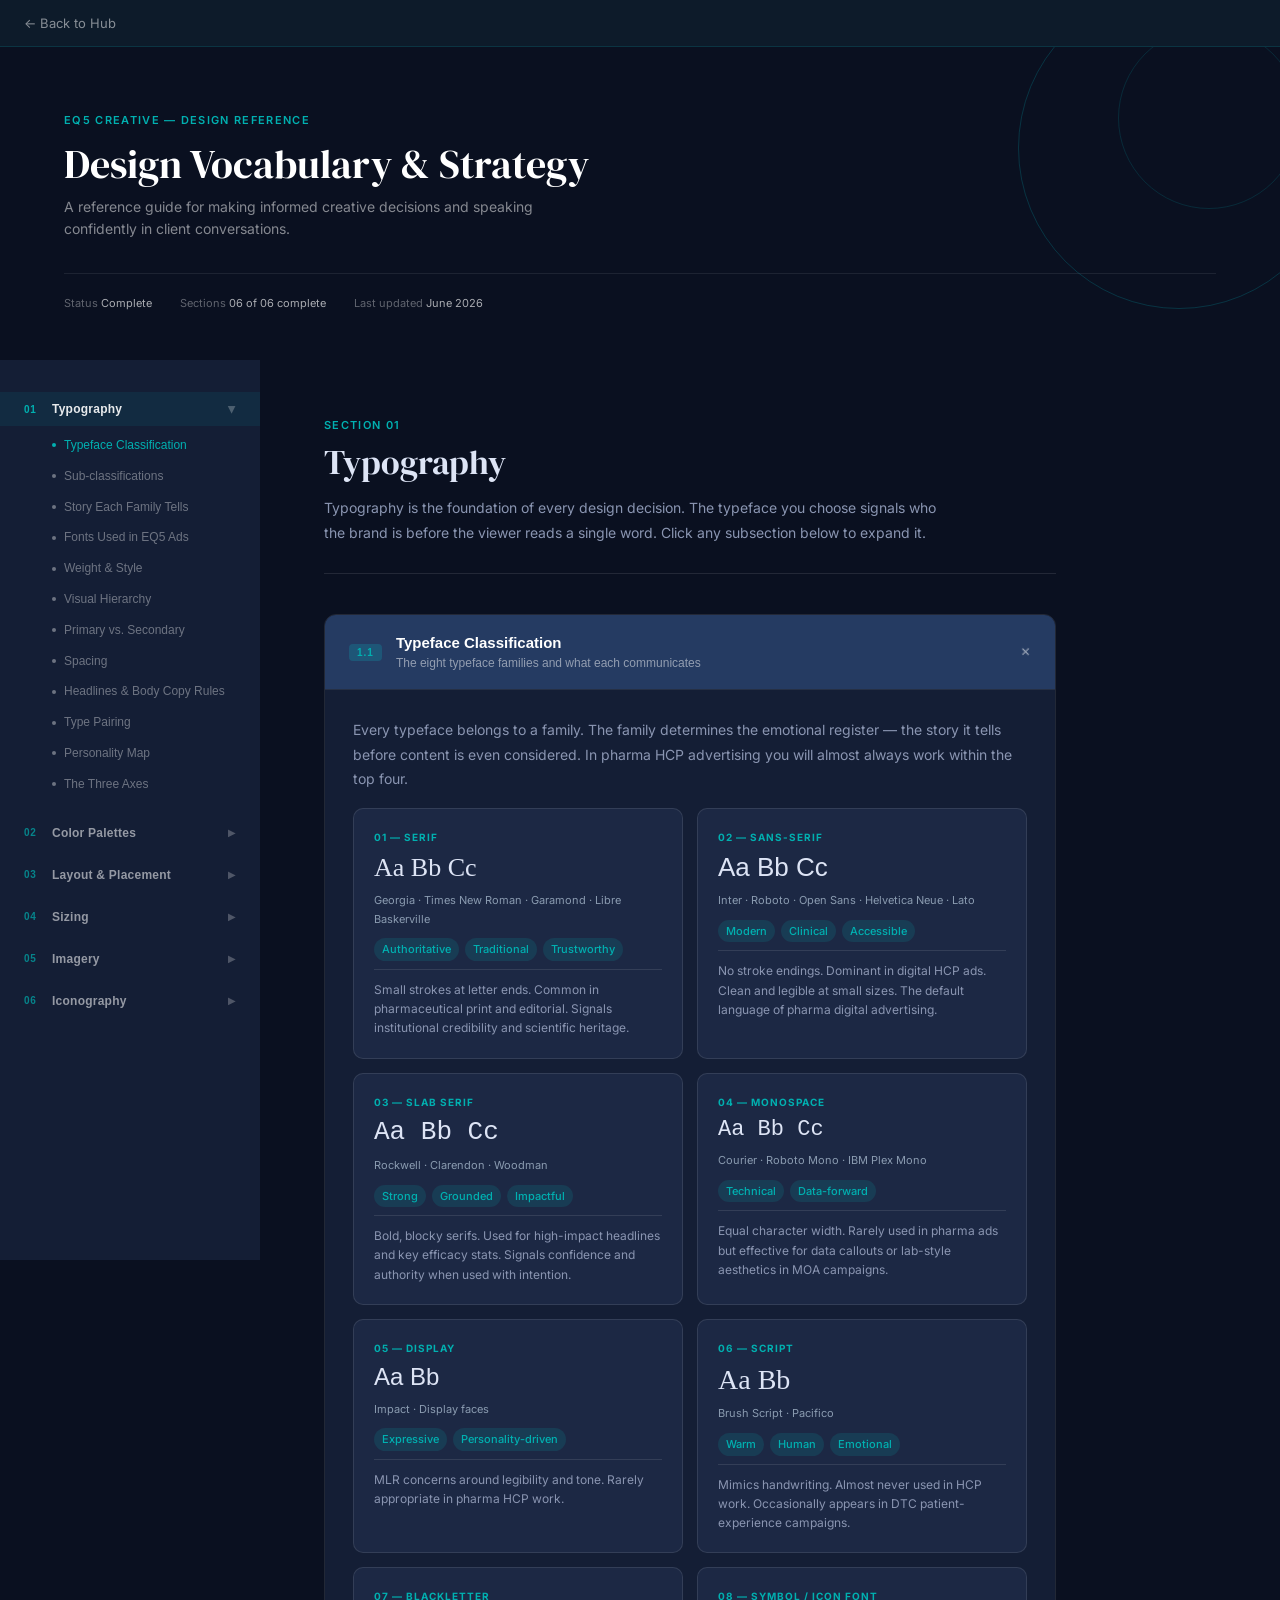
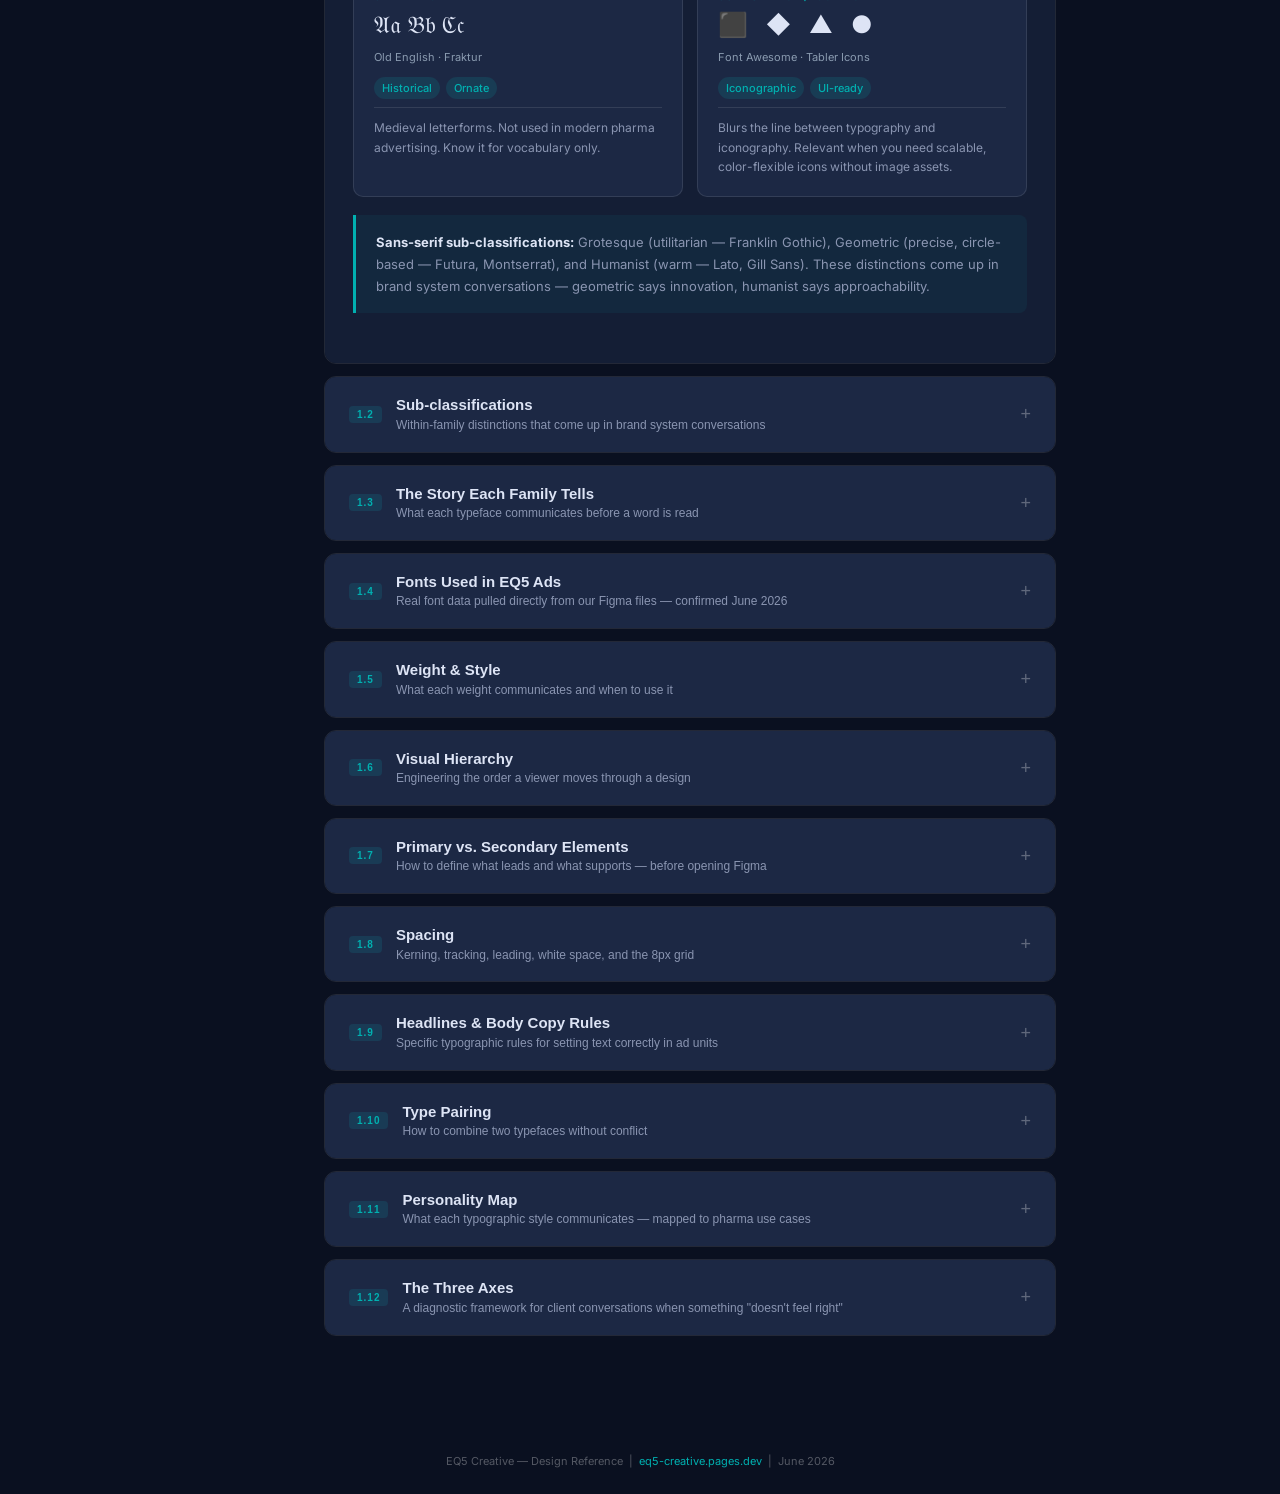
<file: design-elements/index.html>
<!DOCTYPE html>
<html lang="en">
<head>
<meta charset="UTF-8">
<meta name="viewport" content="width=device-width, initial-scale=1.0">
<title>EQ5 Design Reference</title>
<style>
  @import url('https://fonts.googleapis.com/css2?family=Inter:wght@300;400;500;600;700&family=DM+Serif+Display:ital@0;1&display=swap');

  :root {
    --navy: #0D1B2A;
    --navy-mid: #1A2E42;
    --navy-light: #243B55;
    --cyan: #00C2CB;
    --white: #F8FAFC;
    --gray-100: #EEF2F7;
    --gray-200: #D6DDE8;
    --gray-400: #8A9BB0;
    --text: #1A2E42;
    --text-light: #4A5C72;
    --accent: #00C2CB;
    --tag-bg: rgba(0,194,203,0.10);
    --tag-text: #007A82;
    --rule: #D6DDE8;
    --sidebar-w: 260px;
  }

  * { box-sizing: border-box; margin: 0; padding: 0; }

  body {
    font-family: 'Inter', sans-serif;
    background: var(--white);
    color: var(--text);
    font-size: 15px;
    line-height: 1.7;
    display: flex;
    flex-direction: column;
    min-height: 100vh;
  }

  /* COVER */
  .cover {
    background: var(--navy);
    color: white;
    padding: 64px 64px 48px;
    position: relative;
    overflow: hidden;
    flex-shrink: 0;
  }
  .cover::before {
    content: '';
    position: absolute;
    top: -60px; right: -60px;
    width: 320px; height: 320px;
    border-radius: 50%;
    border: 1px solid rgba(0,194,203,0.2);
    pointer-events: none;
  }
  .cover::after {
    content: '';
    position: absolute;
    top: -20px; right: -20px;
    width: 180px; height: 180px;
    border-radius: 50%;
    border: 1px solid rgba(0,194,203,0.15);
    pointer-events: none;
  }
  .cover-eyebrow {
    font-size: 11px; font-weight: 600;
    letter-spacing: 0.12em; text-transform: uppercase;
    color: var(--cyan); margin-bottom: 12px;
  }
  .cover-title {
    font-family: 'DM Serif Display', serif;
    font-size: 40px; line-height: 1.1;
    color: white; margin-bottom: 10px;
  }
  .cover-sub {
    font-size: 14px; color: rgba(255,255,255,0.5);
    max-width: 520px; line-height: 1.6;
  }
  .cover-meta {
    margin-top: 32px;
    display: flex; gap: 28px;
    font-size: 11px; color: rgba(255,255,255,0.35);
    border-top: 1px solid rgba(255,255,255,0.08);
    padding-top: 20px;
  }
  .cover-meta span { color: rgba(255,255,255,0.65); }

  /* LAYOUT SHELL */
  .shell {
    display: flex;
    flex: 1;
    min-height: 0;
  }

  /* SIDEBAR */
  .sidebar {
    width: var(--sidebar-w);
    flex-shrink: 0;
    background: var(--navy-mid);
    padding: 32px 0;
    position: sticky;
    top: 0;
    height: 100vh;
    overflow-y: auto;
  }
  .sidebar::-webkit-scrollbar { width: 4px; }
  .sidebar::-webkit-scrollbar-thumb { background: rgba(255,255,255,0.1); border-radius: 2px; }

  .sidebar-section { margin-bottom: 8px; }

  .sidebar-section-btn {
    width: 100%;
    background: none; border: none;
    display: flex; align-items: center; justify-content: space-between;
    padding: 10px 24px;
    cursor: pointer;
    text-align: left;
    transition: background 0.15s;
  }
  .sidebar-section-btn:hover { background: rgba(255,255,255,0.05); }
  .sidebar-section-btn.active { background: rgba(0,194,203,0.08); }

  .sidebar-section-label {
    display: flex; align-items: center; gap: 10px;
  }
  .sidebar-num {
    font-size: 10px; font-weight: 700;
    letter-spacing: 0.08em;
    color: var(--cyan);
    opacity: 0.7;
    width: 18px;
  }
  .sidebar-section-btn.active .sidebar-num { opacity: 1; }
  .sidebar-section-name {
    font-size: 12px; font-weight: 600;
    color: rgba(255,255,255,0.55);
    letter-spacing: 0.02em;
  }
  .sidebar-section-btn.active .sidebar-section-name { color: rgba(255,255,255,0.9); }

  .sidebar-chevron {
    font-size: 10px;
    color: rgba(255,255,255,0.25);
    transition: transform 0.2s;
    flex-shrink: 0;
  }
  .sidebar-section.open .sidebar-chevron { transform: rotate(90deg); }

  .sidebar-sub-list {
    display: none;
    padding: 4px 0 8px;
  }
  .sidebar-section.open .sidebar-sub-list { display: block; }

  .sidebar-sub-btn {
    width: 100%;
    background: none; border: none;
    padding: 7px 24px 7px 52px;
    cursor: pointer;
    text-align: left;
    font-size: 12px;
    color: rgba(255,255,255,0.38);
    transition: color 0.15s, background 0.15s;
    display: flex; align-items: center; gap: 8px;
    line-height: 1.4;
  }
  .sidebar-sub-btn:hover { color: rgba(255,255,255,0.7); background: rgba(255,255,255,0.03); }
  .sidebar-sub-btn.active { color: var(--cyan); }
  .sidebar-sub-dot {
    width: 4px; height: 4px;
    border-radius: 50%;
    background: currentColor;
    flex-shrink: 0;
  }

  /* MAIN CONTENT */
  .main {
    flex: 1;
    min-width: 0;
    padding: 0 64px 80px;
    max-width: 860px;
  }

  /* SECTION */
  .doc-section { display: none; }
  .doc-section.active { display: block; }

  .section-header {
    padding: 56px 0 28px;
    border-bottom: 1px solid var(--rule);
    margin-bottom: 40px;
  }
  .section-num {
    font-size: 11px; font-weight: 600;
    letter-spacing: 0.12em; text-transform: uppercase;
    color: var(--accent); margin-bottom: 8px;
  }
  .section-title {
    font-family: 'DM Serif Display', serif;
    font-size: 34px; color: var(--navy); line-height: 1.15;
  }
  .section-intro {
    margin-top: 14px; font-size: 14px;
    color: var(--text-light); max-width: 620px; line-height: 1.75;
  }

  /* ACCORDION SUBSECTIONS */
  .accordion { margin-bottom: 12px; border-radius: 12px; overflow: hidden; border: 1px solid var(--rule); }

  .accordion-trigger {
    width: 100%; background: var(--gray-100);
    border: none; cursor: pointer;
    display: flex; align-items: center; justify-content: space-between;
    padding: 18px 24px;
    text-align: left;
    transition: background 0.15s;
  }
  .accordion-trigger:hover { background: var(--gray-200); }
  .accordion.open .accordion-trigger { background: var(--navy); }

  .accordion-trigger-left { display: flex; align-items: center; gap: 14px; }
  .accordion-tag {
    font-size: 10px; font-weight: 700;
    letter-spacing: 0.1em; text-transform: uppercase;
    color: var(--accent);
    background: rgba(0,194,203,0.12);
    padding: 3px 8px; border-radius: 4px;
    flex-shrink: 0;
  }
  .accordion.open .accordion-tag { background: rgba(0,194,203,0.2); color: var(--cyan); }

  .accordion-title {
    font-size: 15px; font-weight: 600;
    color: var(--navy); line-height: 1.3;
  }
  .accordion.open .accordion-title { color: white; }

  .accordion-desc {
    font-size: 12px; color: var(--text-light);
    margin-top: 2px; line-height: 1.4;
  }
  .accordion.open .accordion-desc { color: rgba(255,255,255,0.5); }

  .accordion-icon {
    font-size: 18px; color: var(--gray-400);
    transition: transform 0.25s;
    flex-shrink: 0; line-height: 1;
  }
  .accordion.open .accordion-icon { transform: rotate(45deg); color: rgba(255,255,255,0.5); }

  .accordion-body {
    display: none;
    padding: 28px 28px 32px;
    background: white;
    border-top: 1px solid var(--rule);
  }
  .accordion.open .accordion-body { display: block; }

  /* CONTENT INSIDE ACCORDIONS */
  h3 { font-size: 16px; font-weight: 600; color: var(--navy); margin: 24px 0 8px; }
  h3:first-child { margin-top: 0; }
  p { color: var(--text-light); margin-bottom: 12px; line-height: 1.75; font-size: 14px; }
  p:last-child { margin-bottom: 0; }

  .card-grid { display: grid; grid-template-columns: 1fr 1fr; gap: 14px; margin: 16px 0; }
  .card {
    background: var(--gray-100); border-radius: 10px;
    padding: 20px; border: 1px solid var(--rule);
  }
  .card-full { grid-column: 1 / -1; display: flex; gap: 24px; align-items: flex-start; }
  .card-label {
    font-size: 10px; font-weight: 700;
    letter-spacing: 0.1em; text-transform: uppercase;
    color: var(--accent); margin-bottom: 6px;
  }
  .card-title { font-size: 13px; font-weight: 600; color: var(--navy); margin-bottom: 8px; }
  .card-specimen { font-size: 26px; line-height: 1.2; color: var(--navy); margin-bottom: 8px; }
  .card-example { font-size: 11px; color: var(--gray-400); margin-bottom: 10px; }
  .card-body { font-size: 12px; color: var(--text-light); line-height: 1.6; border-top: 1px solid var(--rule); padding-top: 10px; margin-top: 4px; }

  .tag-row { display: flex; gap: 6px; flex-wrap: wrap; margin-bottom: 8px; }
  .tag { font-size: 11px; font-weight: 500; padding: 2px 8px; border-radius: 20px; background: var(--tag-bg); color: var(--tag-text); }

  .callout {
    background: rgba(0,194,203,0.06); border-left: 3px solid var(--cyan);
    border-radius: 0 8px 8px 0; padding: 16px 20px; margin: 18px 0;
    font-size: 13px; color: var(--text-light); line-height: 1.7;
  }
  .callout strong { color: var(--navy); }

  .weight-row {
    display: flex; align-items: baseline; gap: 14px;
    padding: 12px 0; border-bottom: 1px solid var(--rule);
  }
  .weight-row:last-child { border-bottom: none; }
  .weight-name { width: 90px; font-size: 10px; font-weight: 700; text-transform: uppercase; letter-spacing: 0.06em; color: var(--gray-400); flex-shrink: 0; }
  .weight-specimen { font-size: 20px; color: var(--navy); flex: 1; }
  .weight-use { font-size: 11px; color: var(--text-light); max-width: 260px; text-align: right; line-height: 1.5; }

  .hierarchy-demo {
    background: white; border: 1px solid var(--rule);
    border-radius: 10px; padding: 28px; margin: 16px 0;
  }
  .hier-block { margin-bottom: 18px; }
  .hier-block:last-child { margin-bottom: 0; }
  .hier-label { font-size: 10px; font-weight: 700; letter-spacing: 0.08em; text-transform: uppercase; color: var(--accent); margin-bottom: 4px; }
  .hier-primary { font-size: 28px; font-weight: 700; color: var(--navy); line-height: 1.1; }
  .hier-secondary { font-size: 17px; font-weight: 500; color: var(--navy); }
  .hier-body { font-size: 13px; font-weight: 400; color: var(--text-light); line-height: 1.7; }
  .hier-tertiary { font-size: 12px; font-weight: 400; color: var(--gray-400); line-height: 1.6; }
  .hier-isi { font-size: 10px; font-weight: 300; color: var(--gray-400); line-height: 1.5; border-top: 1px solid var(--rule); padding-top: 10px; }

  .pill-list { display: flex; flex-wrap: wrap; gap: 8px; margin: 10px 0; }
  .pill { font-size: 12px; font-weight: 500; padding: 4px 12px; border-radius: 20px; background: var(--gray-100); border: 1px solid var(--rule); color: var(--text); }

  .personality-block { border: 1px solid var(--rule); border-radius: 10px; overflow: hidden; margin-bottom: 12px; }
  .personality-header { background: var(--navy); color: white; padding: 14px 20px; }
  .personality-name { font-size: 14px; font-weight: 600; color: white; }
  .personality-sub { font-size: 11px; color: rgba(255,255,255,0.4); margin-top: 2px; }
  .personality-body { padding: 16px 20px; background: white; }
  .personality-row { display: grid; grid-template-columns: 110px 1fr; gap: 10px; margin-bottom: 10px; font-size: 12px; }
  .personality-row:last-child { margin-bottom: 0; }
  .personality-key { font-weight: 600; color: var(--navy); font-size: 11px; text-transform: uppercase; letter-spacing: 0.05em; padding-top: 1px; }
  .personality-val { color: var(--text-light); line-height: 1.6; }
  .personality-quote { margin-top: 12px; padding-top: 12px; border-top: 1px solid var(--rule); font-size: 12px; font-style: italic; color: var(--gray-400); }

  .coming-soon {
    text-align: center; padding: 60px 40px;
    color: var(--gray-400); font-size: 14px;
  }
  .coming-soon .icon { font-size: 32px; margin-bottom: 12px; }

  /* FOOTER */
  .footer {
    background: var(--navy); color: rgba(255,255,255,0.3);
    text-align: center; padding: 24px 64px;
    font-size: 11px; flex-shrink: 0;
  }
  .footer span { color: var(--cyan); }

  /* ── EQ5 HUB DARK THEME OVERRIDE ── */
  :root {
    --white:      #0a1020;
    --gray-100:   #1c2844;
    --gray-200:   #253050;
    --navy:       #0a1020;
    --navy-mid:   #141e35;
    --navy-light: #1c2844;
    --text:       #dde4f5;
    --text-light: #8a95b1;
    --rule:       rgba(255,255,255,0.1);
    --tag-bg:     rgba(1,176,176,0.15);
    --tag-text:   #01b0b0;
    --cyan:       #01b0b0;
    --accent:     #01b0b0;
  }
  /* elements that used --navy as text color (not bg) — override to light */
  .section-title,
  h3,
  .card-title,
  .card-specimen,
  .weight-specimen,
  .hier-primary,
  .hier-secondary,
  .accordion-title,
  .callout strong,
  .personality-key { color: #dde4f5; }

  .accordion-body        { background: #141e35; border-top-color: rgba(255,255,255,0.08); }
  .accordion-trigger     { background: #1c2844; }
  .accordion-trigger:hover { background: #253050; }
  .accordion.open .accordion-trigger { background: #253b62; }
  .hierarchy-demo        { background: #141e35; border-color: rgba(255,255,255,0.1); }
  .personality-body      { background: #141e35; }
  .personality-header    { background: #253b62; }
  .pill                  { background: #1c2844; color: #dde4f5; border-color: rgba(255,255,255,0.1); }
  .accordion-icon        { color: rgba(255,255,255,0.3); }
  .back-link-bar         { background: #0a1020 !important; }
</style>
</head>
<body>

<a href="../" style="display:inline-flex;align-items:center;gap:6px;font-family:'Inter',sans-serif;font-size:13px;color:rgba(255,255,255,0.5);text-decoration:none;padding:12px 24px;background:#0D1B2A;border-bottom:1px solid rgba(0,194,203,0.15);">← Back to Hub</a>
<div class="cover">
  <div class="cover-eyebrow">EQ5 Creative — Design Reference</div>
  <div class="cover-title">Design Vocabulary & Strategy</div>
  <div class="cover-sub">A reference guide for making informed creative decisions and speaking confidently in client conversations.</div>
  <div class="cover-meta">
    <div>Status <span>Complete</span></div>
    <div>Sections <span>06 of 06 complete</span></div>
    <div>Last updated <span>June 2026</span></div>
  </div>
</div>

<div class="shell">

  <!-- SIDEBAR -->
  <nav class="sidebar" id="sidebar">

    <div class="sidebar-section open" data-section="typography">
      <button class="sidebar-section-btn active" onclick="toggleSection(this, 'typography')">
        <div class="sidebar-section-label">
          <span class="sidebar-num">01</span>
          <span class="sidebar-section-name">Typography</span>
        </div>
        <span class="sidebar-chevron">▶</span>
      </button>
      <div class="sidebar-sub-list">
        <button class="sidebar-sub-btn active" onclick="scrollToAccordion('type-classification')"><span class="sidebar-sub-dot"></span>Typeface Classification</button>
        <button class="sidebar-sub-btn" onclick="scrollToAccordion('type-subclass')"><span class="sidebar-sub-dot"></span>Sub-classifications</button>
        <button class="sidebar-sub-btn" onclick="scrollToAccordion('type-story')"><span class="sidebar-sub-dot"></span>Story Each Family Tells</button>
        <button class="sidebar-sub-btn" onclick="scrollToAccordion('type-figma')"><span class="sidebar-sub-dot"></span>Fonts Used in EQ5 Ads</button>
        <button class="sidebar-sub-btn" onclick="scrollToAccordion('type-weight')"><span class="sidebar-sub-dot"></span>Weight & Style</button>
        <button class="sidebar-sub-btn" onclick="scrollToAccordion('type-hierarchy')"><span class="sidebar-sub-dot"></span>Visual Hierarchy</button>
        <button class="sidebar-sub-btn" onclick="scrollToAccordion('type-primary')"><span class="sidebar-sub-dot"></span>Primary vs. Secondary</button>
        <button class="sidebar-sub-btn" onclick="scrollToAccordion('type-spacing')"><span class="sidebar-sub-dot"></span>Spacing</button>
        <button class="sidebar-sub-btn" onclick="scrollToAccordion('type-copy')"><span class="sidebar-sub-dot"></span>Headlines & Body Copy Rules</button>
        <button class="sidebar-sub-btn" onclick="scrollToAccordion('type-pairing')"><span class="sidebar-sub-dot"></span>Type Pairing</button>
        <button class="sidebar-sub-btn" onclick="scrollToAccordion('type-personality')"><span class="sidebar-sub-dot"></span>Personality Map</button>
        <button class="sidebar-sub-btn" onclick="scrollToAccordion('type-axes')"><span class="sidebar-sub-dot"></span>The Three Axes</button>
      </div>
    </div>

    <div class="sidebar-section" data-section="color">
      <button class="sidebar-section-btn" onclick="toggleSection(this, 'color')">
        <div class="sidebar-section-label">
          <span class="sidebar-num">02</span>
          <span class="sidebar-section-name">Color Palettes</span>
        </div>
        <span class="sidebar-chevron">▶</span>
      </button>
      <div class="sidebar-sub-list">
        <button class="sidebar-sub-btn" onclick="scrollToAccordion('color-fundamentals')"><span class="sidebar-sub-dot"></span>Color Fundamentals</button>
        <button class="sidebar-sub-btn" onclick="scrollToAccordion('color-warmcool')"><span class="sidebar-sub-dot"></span>Warm vs. Cool</button>
        <button class="sidebar-sub-btn" onclick="scrollToAccordion('color-specific')"><span class="sidebar-sub-dot"></span>Specific Color Meanings</button>
        <button class="sidebar-sub-btn" onclick="scrollToAccordion('color-contrast')"><span class="sidebar-sub-dot"></span>Contrast & Accessibility</button>
        <button class="sidebar-sub-btn" onclick="scrollToAccordion('color-conventions')"><span class="sidebar-sub-dot"></span>Pharma Conventions</button>
        <button class="sidebar-sub-btn" onclick="scrollToAccordion('color-palettes')"><span class="sidebar-sub-dot"></span>Palette Types</button>
        <button class="sidebar-sub-btn" onclick="scrollToAccordion('color-eq5')"><span class="sidebar-sub-dot"></span>EQ5 Account Palettes</button>
      </div>
    </div>

    <div class="sidebar-section" data-section="layout">
      <button class="sidebar-section-btn" onclick="toggleSection(this, 'layout')">
        <div class="sidebar-section-label">
          <span class="sidebar-num">03</span>
          <span class="sidebar-section-name">Layout & Placement</span>
        </div>
        <span class="sidebar-chevron">▶</span>
      </button>
      <div class="sidebar-sub-list">
        <button class="sidebar-sub-btn" onclick="scrollToAccordion('layout-grid')"><span class="sidebar-sub-dot"></span>Grid Systems</button>
        <button class="sidebar-sub-btn" onclick="scrollToAccordion('layout-reading')"><span class="sidebar-sub-dot"></span>Reading Patterns</button>
        <button class="sidebar-sub-btn" onclick="scrollToAccordion('layout-elements')"><span class="sidebar-sub-dot"></span>Common Ad Elements & Placement</button>
        <button class="sidebar-sub-btn" onclick="scrollToAccordion('layout-formats')"><span class="sidebar-sub-dot"></span>Ad Format Specs</button>
        <button class="sidebar-sub-btn" onclick="scrollToAccordion('layout-compositions')"><span class="sidebar-sub-dot"></span>Compositional Strategies</button>
      </div>
    </div>

    <div class="sidebar-section" data-section="sizing">
      <button class="sidebar-section-btn" onclick="toggleSection(this, 'sizing')">
        <div class="sidebar-section-label">
          <span class="sidebar-num">04</span>
          <span class="sidebar-section-name">Sizing</span>
        </div>
        <span class="sidebar-chevron">▶</span>
      </button>
      <div class="sidebar-sub-list">
        <button class="sidebar-sub-btn" onclick="scrollToAccordion('sizing-principles')"><span class="sidebar-sub-dot"></span>Sizing Principles</button>
        <button class="sidebar-sub-btn" onclick="scrollToAccordion('sizing-confirmed')"><span class="sidebar-sub-dot"></span>Confirmed EQ5 Sizes</button>
        <button class="sidebar-sub-btn" onclick="scrollToAccordion('sizing-scale')"><span class="sidebar-sub-dot"></span>Scale Contrast</button>
      </div>
    </div>

    <div class="sidebar-section" data-section="imagery">
      <button class="sidebar-section-btn" onclick="toggleSection(this, 'imagery')">
        <div class="sidebar-section-label">
          <span class="sidebar-num">05</span>
          <span class="sidebar-section-name">Imagery</span>
        </div>
        <span class="sidebar-chevron">▶</span>
      </button>
      <div class="sidebar-sub-list">
        <button class="sidebar-sub-btn" onclick="scrollToAccordion('imagery-categories')"><span class="sidebar-sub-dot"></span>Imagery Categories</button>
        <button class="sidebar-sub-btn" onclick="scrollToAccordion('imagery-photo-vs-illus')"><span class="sidebar-sub-dot"></span>Photography vs. Illustration</button>
        <button class="sidebar-sub-btn" onclick="scrollToAccordion('imagery-funnel')"><span class="sidebar-sub-dot"></span>Imagery by Campaign Stage</button>
        <button class="sidebar-sub-btn" onclick="scrollToAccordion('imagery-eq5')"><span class="sidebar-sub-dot"></span>EQ5 Imagery in Practice</button>
        <button class="sidebar-sub-btn" onclick="scrollToAccordion('imagery-rules')"><span class="sidebar-sub-dot"></span>Practical Rules</button>
      </div>
    </div>

    <div class="sidebar-section" data-section="iconography">
      <button class="sidebar-section-btn" onclick="toggleSection(this, 'iconography')">
        <div class="sidebar-section-label">
          <span class="sidebar-num">06</span>
          <span class="sidebar-section-name">Iconography</span>
        </div>
        <span class="sidebar-chevron">▶</span>
      </button>
      <div class="sidebar-sub-list">
        <button class="sidebar-sub-btn" onclick="scrollToAccordion('icon-types')"><span class="sidebar-sub-dot"></span>Four Icon Types</button>
        <button class="sidebar-sub-btn" onclick="scrollToAccordion('icon-rendering')"><span class="sidebar-sub-dot"></span>Flat vs. Outlined vs. Filled</button>
        <button class="sidebar-sub-btn" onclick="scrollToAccordion('icon-storytelling')"><span class="sidebar-sub-dot"></span>When to Use Each in Storytelling</button>
        <button class="sidebar-sub-btn" onclick="scrollToAccordion('icon-common')"><span class="sidebar-sub-dot"></span>Common Pharma Icons</button>
        <button class="sidebar-sub-btn" onclick="scrollToAccordion('icon-eq5')"><span class="sidebar-sub-dot"></span>EQ5 Iconography</button>
      </div>
    </div>

  </nav>

  <!-- MAIN -->
  <main class="main">

    <!-- ═══════════════════════════════════════════════
         SECTION 01 — TYPOGRAPHY
    ═══════════════════════════════════════════════ -->
    <div class="doc-section active" id="section-typography">
      <div class="section-header">
        <div class="section-num">Section 01</div>
        <div class="section-title">Typography</div>
        <div class="section-intro">Typography is the foundation of every design decision. The typeface you choose signals who the brand is before the viewer reads a single word. Click any subsection below to expand it.</div>
      </div>

      <!-- 1.1 Classification -->
      <div class="accordion open" id="type-classification">
        <button class="accordion-trigger" onclick="toggleAccordion(this)">
          <div class="accordion-trigger-left">
            <span class="accordion-tag">1.1</span>
            <div>
              <div class="accordion-title">Typeface Classification</div>
              <div class="accordion-desc">The eight typeface families and what each communicates</div>
            </div>
          </div>
          <span class="accordion-icon">+</span>
        </button>
        <div class="accordion-body">
          <p>Every typeface belongs to a family. The family determines the emotional register — the story it tells before content is even considered. In pharma HCP advertising you will almost always work within the top four.</p>
          <div class="card-grid">
            <div class="card">
              <div class="card-label">01 — Serif</div>
              <div class="card-specimen" style="font-family: Georgia, serif;">Aa Bb Cc</div>
              <div class="card-example">Georgia · Times New Roman · Garamond · Libre Baskerville</div>
              <div class="tag-row"><span class="tag">Authoritative</span><span class="tag">Traditional</span><span class="tag">Trustworthy</span></div>
              <div class="card-body">Small strokes at letter ends. Common in pharmaceutical print and editorial. Signals institutional credibility and scientific heritage.</div>
            </div>
            <div class="card">
              <div class="card-label">02 — Sans-serif</div>
              <div class="card-specimen" style="font-family: 'Helvetica Neue', Arial, sans-serif;">Aa Bb Cc</div>
              <div class="card-example">Inter · Roboto · Open Sans · Helvetica Neue · Lato</div>
              <div class="tag-row"><span class="tag">Modern</span><span class="tag">Clinical</span><span class="tag">Accessible</span></div>
              <div class="card-body">No stroke endings. Dominant in digital HCP ads. Clean and legible at small sizes. The default language of pharma digital advertising.</div>
            </div>
            <div class="card">
              <div class="card-label">03 — Slab Serif</div>
              <div class="card-specimen" style="font-family: 'Courier New', monospace;">Aa Bb Cc</div>
              <div class="card-example">Rockwell · Clarendon · Woodman</div>
              <div class="tag-row"><span class="tag">Strong</span><span class="tag">Grounded</span><span class="tag">Impactful</span></div>
              <div class="card-body">Bold, blocky serifs. Used for high-impact headlines and key efficacy stats. Signals confidence and authority when used with intention.</div>
            </div>
            <div class="card">
              <div class="card-label">04 — Monospace</div>
              <div class="card-specimen" style="font-family: 'Courier New', monospace; font-size: 22px;">Aa Bb Cc</div>
              <div class="card-example">Courier · Roboto Mono · IBM Plex Mono</div>
              <div class="tag-row"><span class="tag">Technical</span><span class="tag">Data-forward</span></div>
              <div class="card-body">Equal character width. Rarely used in pharma ads but effective for data callouts or lab-style aesthetics in MOA campaigns.</div>
            </div>
            <div class="card">
              <div class="card-label">05 — Display</div>
              <div class="card-specimen" style="font-family: Impact, sans-serif; font-size: 24px;">Aa Bb</div>
              <div class="card-example">Impact · Display faces</div>
              <div class="tag-row"><span class="tag">Expressive</span><span class="tag">Personality-driven</span></div>
              <div class="card-body">MLR concerns around legibility and tone. Rarely appropriate in pharma HCP work.</div>
            </div>
            <div class="card">
              <div class="card-label">06 — Script</div>
              <div class="card-specimen" style="font-family: 'Brush Script MT', cursive; font-size: 28px;">Aa Bb</div>
              <div class="card-example">Brush Script · Pacifico</div>
              <div class="tag-row"><span class="tag">Warm</span><span class="tag">Human</span><span class="tag">Emotional</span></div>
              <div class="card-body">Mimics handwriting. Almost never used in HCP work. Occasionally appears in DTC patient-experience campaigns.</div>
            </div>
            <div class="card">
              <div class="card-label">07 — Blackletter</div>
              <div class="card-specimen" style="font-size: 24px;">𝔄𝔞 𝔅𝔟 ℭ𝔠</div>
              <div class="card-example">Old English · Fraktur</div>
              <div class="tag-row"><span class="tag">Historical</span><span class="tag">Ornate</span></div>
              <div class="card-body">Medieval letterforms. Not used in modern pharma advertising. Know it for vocabulary only.</div>
            </div>
            <div class="card">
              <div class="card-label">08 — Symbol / Icon Font</div>
              <div class="card-specimen" style="font-size: 24px; letter-spacing: 6px;">⬛ ◆ ▲ ●</div>
              <div class="card-example">Font Awesome · Tabler Icons</div>
              <div class="tag-row"><span class="tag">Iconographic</span><span class="tag">UI-ready</span></div>
              <div class="card-body">Blurs the line between typography and iconography. Relevant when you need scalable, color-flexible icons without image assets.</div>
            </div>
          </div>
          <div class="callout">
            <strong>Sans-serif sub-classifications:</strong> Grotesque (utilitarian — Franklin Gothic), Geometric (precise, circle-based — Futura, Montserrat), and Humanist (warm — Lato, Gill Sans). These distinctions come up in brand system conversations — geometric says innovation, humanist says approachability.
          </div>
        </div>
      </div>

      <!-- 1.2 Sub-classifications -->
      <div class="accordion" id="type-subclass">
        <button class="accordion-trigger" onclick="toggleAccordion(this)">
          <div class="accordion-trigger-left">
            <span class="accordion-tag">1.2</span>
            <div>
              <div class="accordion-title">Sub-classifications</div>
              <div class="accordion-desc">Within-family distinctions that come up in brand system conversations</div>
            </div>
          </div>
          <span class="accordion-icon">+</span>
        </button>
        <div class="accordion-body">
          <p>Beyond the eight main families, designers regularly speak in sub-classification language. These are the distinctions that come up when discussing why a specific font was chosen for a brand system.</p>

          <h3>Within Sans-serif</h3>
          <div class="card-grid">
            <div class="card">
              <div class="card-label">Grotesque</div>
              <div class="card-specimen" style="font-family: Arial, sans-serif; font-size: 22px;">Aa Bb Cc</div>
              <div class="card-example">Franklin Gothic · Akzidenz-Grotesk · Arial</div>
              <div class="tag-row"><span class="tag">Utilitarian</span><span class="tag">No-nonsense</span></div>
              <div class="card-body">Early sans-serifs, slightly irregular. Feels workhorse and unadorned. Common in institutional and government pharma materials.</div>
            </div>
            <div class="card">
              <div class="card-label">Geometric</div>
              <div class="card-specimen" style="font-family: 'Inter', sans-serif; font-size: 22px; letter-spacing: -0.01em;">Aa Bb Cc</div>
              <div class="card-example">Futura · Circular · Montserrat · DM Sans</div>
              <div class="tag-row"><span class="tag">Precise</span><span class="tag">Innovative</span><span class="tag">Forward-thinking</span></div>
              <div class="card-body">Built on perfect circles and straight lines. Very common in biotech and oncology. Says precision, innovation, and next-generation medicine.</div>
            </div>
            <div class="card card-full">
              <div style="flex:1;">
                <div class="card-label">Humanist</div>
                <div class="card-specimen" style="font-family: 'Inter', sans-serif; font-size: 22px;">Aa Bb Cc</div>
                <div class="card-example">Gill Sans · Lato · Myriad Pro · Optima</div>
                <div class="tag-row"><span class="tag">Warm</span><span class="tag">Approachable</span><span class="tag">Calligraphic proportions</span></div>
                <div class="card-body">Based on calligraphic proportions, feels more human and less mechanical than geometric. Sometimes used in HCP when the brief calls for approachability. More common in DTC.</div>
              </div>
            </div>
          </div>

          <h3>Within Serif</h3>
          <div class="card-grid">
            <div class="card">
              <div class="card-label">Old Style</div>
              <div class="card-specimen" style="font-family: Georgia, serif; font-size: 22px;">Aa Bb Cc</div>
              <div class="card-example">Garamond · Palatino · Caslon</div>
              <div class="tag-row"><span class="tag">Classical</span><span class="tag">Warm</span><span class="tag">Literary</span></div>
              <div class="card-body">Based on Renaissance letterforms. Warm and humanistic. Used when a brand wants to feel classically credible rather than modern.</div>
            </div>
            <div class="card">
              <div class="card-label">Transitional</div>
              <div class="card-specimen" style="font-family: 'Times New Roman', serif; font-size: 22px;">Aa Bb Cc</div>
              <div class="card-example">Times New Roman · Baskerville · Georgia</div>
              <div class="tag-row"><span class="tag">Balanced</span><span class="tag">Neutral</span><span class="tag">Institutional</span></div>
              <div class="card-body">The middle ground. More contrast than old style, less extreme than modern. The workhorse of academic and medical publishing.</div>
            </div>
            <div class="card">
              <div class="card-label">Modern</div>
              <div class="card-specimen" style="font-family: Georgia, serif; font-size: 22px; font-style: italic;">Aa Bb Cc</div>
              <div class="card-example">Didot · Bodoni · Libre Bodoni</div>
              <div class="tag-row"><span class="tag">High contrast</span><span class="tag">Elegant</span><span class="tag">Sophisticated</span></div>
              <div class="card-body">Extreme thick-thin stroke contrast. Feels fashion-forward and refined. Used in premium specialty pharma branding when the brand wants to signal exclusivity.</div>
            </div>
          </div>

          <h3>Variable fonts — worth knowing</h3>
          <p>Variable fonts contain the entire weight and width spectrum in a single file. Increasingly common in digital pharma ads because they allow fine-tuned weight control without loading multiple font files. You'll see this term in Figma and in conversations about web ad performance. They also allow intermediate weights — 450, 525 — that don't exist in traditional static font files, giving designers more precise hierarchy control than the standard weight scale allows.</p>
          <p>In pharma digital ads variable fonts reduce file size and load time, which matters particularly for display banner units where the 150KB file size limit is a real constraint.</p>

          <div class="callout"><strong>Why sub-classifications matter in client conversations:</strong> When a client says "geometric" or "humanist" they mean a specific feel and a specific set of associations. Being able to respond with concrete font names and personality implications shows design literacy beyond just naming fonts.</div>
        </div>
      </div>

      <!-- 1.3 Story Each Family Tells -->
      <div class="accordion" id="type-story">
        <button class="accordion-trigger" onclick="toggleAccordion(this)">
          <div class="accordion-trigger-left">
            <span class="accordion-tag">1.3</span>
            <div>
              <div class="accordion-title">The Story Each Family Tells</div>
              <div class="accordion-desc">What each typeface communicates before a word is read</div>
            </div>
          </div>
          <span class="accordion-icon">+</span>
        </button>
        <div class="accordion-body">
          <p>This is the strategic layer — the difference between following a brief and informing creative strategy. Every typeface choice makes an implicit argument about who the brand is. Here is the story each family tells and when you'd reach for it in pharma.</p>

          <div class="personality-block">
            <div class="personality-header"><div class="personality-name">Serif — "We have been here a long time. Trust us."</div></div>
            <div class="personality-body">
              <div class="personality-row"><div class="personality-key">Story</div><div class="personality-val">Carries institutional weight. References print, academia, medical journals. Says this is backed by science and history.</div></div>
              <div class="personality-row"><div class="personality-key">In pharma</div><div class="personality-val">Established brands that want to feel credible rather than cutting-edge. Legacy pharmaceutical companies, not biotech startups.</div></div>
              <div class="personality-row"><div class="personality-key">Avoid when</div><div class="personality-val">The brand wants to signal innovation, speed, or breakthrough science.</div></div>
            </div>
          </div>

          <div class="personality-block">
            <div class="personality-header"><div class="personality-name">Sans-serif — "We are clear, direct, and modern."</div></div>
            <div class="personality-body">
              <div class="personality-row"><div class="personality-key">Story</div><div class="personality-val">The default language of digital HCP advertising. Says we respect your time, here is the information. Clinical without being cold.</div></div>
              <div class="personality-row"><div class="personality-key">Sub-story</div><div class="personality-val">Grotesque = utilitarian and no-nonsense. Geometric = precision and innovation. Humanist = approachable and patient-centered.</div></div>
              <div class="personality-row"><div class="personality-key">In pharma</div><div class="personality-val">Dominant in digital HCP ads across all therapeutic areas. The safe, credible default.</div></div>
            </div>
          </div>

          <div class="personality-block">
            <div class="personality-header"><div class="personality-name">Slab Serif — "We are confident and not asking permission."</div></div>
            <div class="personality-body">
              <div class="personality-row"><div class="personality-key">Story</div><div class="personality-val">Assertive. Plants a flag. A bold efficacy stat set in a slab feels like a fact you cannot argue with.</div></div>
              <div class="personality-row"><div class="personality-key">In pharma</div><div class="personality-val">Impact headlines for key efficacy stats. Less common overall but powerful when used with intention.</div></div>
              <div class="personality-row"><div class="personality-key">Avoid when</div><div class="personality-val">The brand wants nuance, warmth, or a clinical tone. Slab says conviction, not dialogue.</div></div>
            </div>
          </div>

          <div class="personality-block">
            <div class="personality-header"><div class="personality-name">Monospace — "This is data. This is evidence. This is exact."</div></div>
            <div class="personality-body">
              <div class="personality-row"><div class="personality-key">Story</div><div class="personality-val">Signals lab culture, precision, raw information. Makes a statistic feel like it came straight from a clinical trial report rather than a marketing department.</div></div>
              <div class="personality-row"><div class="personality-key">In pharma</div><div class="personality-val">Effective for data callouts in MOA ads. Rarely used for full layouts — becomes inaccessible at scale.</div></div>
            </div>
          </div>

          <div class="personality-block">
            <div class="personality-header"><div class="personality-name">Geometric Sans — "We are the future of medicine."</div></div>
            <div class="personality-body">
              <div class="personality-row"><div class="personality-key">Story</div><div class="personality-val">The dominant language of biotech and oncology brands. Signals breakthrough science and forward-thinking positioning.</div></div>
              <div class="personality-row"><div class="personality-key">In pharma</div><div class="personality-val">Cell therapy, gene therapy, oncology startups. When the product itself is novel and the brand wants to match that novelty.</div></div>
            </div>
          </div>

          <div class="personality-block">
            <div class="personality-header"><div class="personality-name">Script — "This is human. This is emotional."</div></div>
            <div class="personality-body">
              <div class="personality-row"><div class="personality-key">Story</div><div class="personality-val">In the rare pharma context where script appears, it is almost always DTC and almost always about the patient experience — not data.</div></div>
              <div class="personality-row"><div class="personality-key">In pharma</div><div class="personality-val">Quality-of-life campaigns, not MOA ads. For HCP work it almost never belongs.</div></div>
            </div>
          </div>

          <div class="personality-block">
            <div class="personality-header"><div class="personality-name">Display — "Look at me."</div></div>
            <div class="personality-body">
              <div class="personality-row"><div class="personality-key">Story</div><div class="personality-val">Prioritizes personality over legibility at small sizes. Used to break through banner blindness.</div></div>
              <div class="personality-row"><div class="personality-key">In pharma</div><div class="personality-val">Essentially off the table for body copy. Risky even for headlines due to MLR concerns around tone. Occasionally appears in disease awareness campaigns.</div></div>
            </div>
          </div>

          <div class="callout"><strong>The strategic move:</strong> When a client briefs a new campaign, map their therapeutic area and audience to one of these family stories before design starts. That's a defensible creative recommendation grounded in strategy, not just aesthetic preference.</div>
        </div>
      </div>

      <!-- 1.4 EQ5 Fonts in Use -->
      <div class="accordion" id="type-figma">
        <button class="accordion-trigger" onclick="toggleAccordion(this)">
          <div class="accordion-trigger-left">
            <span class="accordion-tag">1.4</span>
            <div>
              <div class="accordion-title">Fonts Used in EQ5 Ads</div>
              <div class="accordion-desc">Real font data pulled directly from our Figma files — confirmed June 2026</div>
            </div>
          </div>
          <span class="accordion-icon">+</span>
        </button>
        <div class="accordion-body">
          <p>These are the actual fonts found in EQ5's Figma files across active accounts. This is real data pulled directly from the Niktimvo, Zynyz, and related Incyte campaign pages. Each font is client brand-specified — EQ5 implements them, not selects them.</p>

          <!-- INCYTE -->
          <h3>Incyte — Niktimvo, Zynyz, JAK Portfolio</h3>
          <p>Incyte's brand system uses a two-font pairing: a proprietary headline typeface and a clean geometric sans for body and supporting copy.</p>

          <div class="card-grid">
            <div class="card">
              <div class="card-label">Headline / Display — Client Brand Font</div>
              <div class="card-title" style="font-size: 22px; font-weight: 700; letter-spacing: -0.01em; color: var(--navy);">F37 Incise</div>
              <div class="tag-row"><span class="tag">Proprietary</span><span class="tag">Bold</span><span class="tag">Medium</span></div>
              <div class="card-body">
                <p style="margin-bottom: 8px;">Incyte's primary brand typeface. Used exclusively for headlines, key stats, and primary copy. A custom geometric sans-serif with sharp, precise letterforms — signals clinical precision and brand authority.</p>
                <p style="margin-bottom: 8px;"><strong style="color: var(--navy);">Weights used:</strong> Bold (most common), Medium</p>
                <p style="margin-bottom: 0;"><strong style="color: var(--navy);">Sizes seen in files:</strong> 30–130px for headlines, 96–130px for landmark stats, 40–60px for subheadlines</p>
              </div>
            </div>
            <div class="card">
              <div class="card-label">Body / Supporting Copy</div>
              <div class="card-title" style="font-size: 22px; font-weight: 400; color: var(--navy);">DM Sans</div>
              <div class="tag-row"><span class="tag">Geometric sans</span><span class="tag">Google Font</span><span class="tag">Free</span></div>
              <div class="card-body">
                <p style="margin-bottom: 8px;">Used for all supporting copy, footnotes, ISI text, and secondary labels. Clean, modern geometric sans-serif that complements F37 Incise without competing with it.</p>
                <p style="margin-bottom: 8px;"><strong style="color: var(--navy);">Weights used:</strong> Medium (most common), Bold, Regular</p>
                <p style="margin-bottom: 0;"><strong style="color: var(--navy);">Sizes seen in files:</strong> 7–10px for ISI/legal, 12–16px for body copy, 20–32px for callouts</p>
              </div>
            </div>
            <div class="card">
              <div class="card-label">ISI / Legal Fallback</div>
              <div class="card-title" style="font-size: 22px; font-family: Arial, sans-serif; color: var(--navy);">Arial</div>
              <div class="tag-row"><span class="tag">Web-safe</span><span class="tag">ISI only</span><span class="tag">Fallback</span></div>
              <div class="card-body">
                <p style="margin-bottom: 8px;">Appears only in ISI and legal copy blocks. A web-safe fallback that ensures regulatory text is always renderable regardless of font loading. Not used for any branded content.</p>
                <p style="margin-bottom: 0;"><strong style="color: var(--navy);">Sizes seen in files:</strong> 8–32px, always Regular weight</p>
              </div>
            </div>
            <div class="card">
              <div class="card-label">Niktimvo — Additional Brand Font</div>
              <div class="card-title" style="font-size: 20px; font-weight: 700; color: var(--navy); letter-spacing: 0.02em;">CircularXX</div>
              <div class="tag-row"><span class="tag">Geometric</span><span class="tag">Premium</span><span class="tag">Niktimvo-specific</span></div>
              <div class="card-body">
                <p style="margin-bottom: 8px;">Found specifically in Niktimvo Second Round and JAK Portfolio ads. The next-generation version of Circular Std — Incyte likely updated their brand system between campaigns. Geometric, precise, and premium-feeling.</p>
                <p style="margin-bottom: 8px;"><strong style="color: var(--navy);">Weights used:</strong> Black (impact stats), Bold, Medium, Book (body)</p>
                <p style="margin-bottom: 0;"><strong style="color: var(--navy);">Sizes seen in files:</strong> 6–82px across all hierarchy tiers</p>
              </div>
            </div>
          </div>

          <!-- INCYTE UNBRANDED -->
          <h3 style="margin-top: 28px;">Incyte Unbranded — OncLive Disease Awareness</h3>
          <p>The unbranded OncLive campaign uses a completely different font — suggesting it was intentionally designed to feel distinct from the Incyte brand system, as unbranded ads should not carry brand signals.</p>
          <div class="card-grid">
            <div class="card card-full">
              <div style="flex: 1;">
                <div class="card-label">Display / Headline — Unbranded Campaign Only</div>
                <div class="card-title" style="font-size: 22px; font-weight: 700; color: var(--navy); font-family: 'Inter', sans-serif; letter-spacing: 0.03em;">Jockey One</div>
                <div class="tag-row"><span class="tag">Display serif</span><span class="tag">Condensed</span><span class="tag">Unbranded only</span></div>
                <div class="card-body">Used exclusively throughout the OncLive unbranded disease-state ads. A condensed display serif — assertive and attention-grabbing without carrying any Incyte brand identity. Makes sense for an unbranded campaign: the font itself signals disease urgency without pointing to any specific product. Only Regular weight used throughout. Sizes range from 32–100px. No body copy font found — suggesting these are primarily headline-driven layouts.</div>
              </div>
            </div>
          </div>

          <!-- PAIRING SUMMARY -->
          <h3 style="margin-top: 28px;">How the pairing works in practice</h3>
          <div class="card-grid">
            <div class="card">
              <div class="card-title">F37 Incise + DM Sans</div>
              <div class="card-body">F37 Incise leads as the expressive, brand-ownable headline font. DM Sans handles everything else. Clear contrast in weight and character — the headline is unmissably Incyte, the body is clean and readable without fighting it.</div>
            </div>
            <div class="card">
              <div class="card-title">CircularXX as evolution</div>
              <div class="card-body">CircularXX replaces Circular Std in newer Niktimvo files — same family, upgraded. Both are geometric sans-serifs, suggesting Incyte's brand system has shifted toward a fully geometric palette (F37 Incise + Circular) rather than geometric headline + humanist body.</div>
            </div>
            <div class="card">
              <div class="card-title">Why Arial in ISI</div>
              <div class="card-body">ISI and legal copy uses Arial as a safe fallback. This is intentional — ISI text must render correctly everywhere, including on systems that may not have brand fonts loaded. It also visually separates legal from branded content.</div>
            </div>
            <div class="card">
              <div class="card-title">Unbranded = different font entirely</div>
              <div class="card-body">Jockey One in OncLive ads is a deliberate brand break. Using the Incyte brand font in an unbranded ad would imply brand connection — which defeats the purpose. A completely different typeface maintains the unbranded status.</div>
            </div>
          </div>

          <div class="callout"><strong>Note on Mesoblast / Ryoncil:</strong> The Ryoncil Figma file was not accessible via our connected Figma account in this session. Font data for that campaign will be added when the file is shared or accessed directly. Based on Mesoblast's brand aesthetic, expect a similar geometric sans-serif pairing.</div>
          <div class="callout"><strong>Note on Zynyz:</strong> The Zynyz page in the Figma file was empty at time of pull (June 2026) — the campaign may not yet have ad frames built. Font data will be added as the campaign develops.</div>
        </div>
      </div>

      <!-- 1.5 Weight & Style -->
      <div class="accordion" id="type-weight">
        <button class="accordion-trigger" onclick="toggleAccordion(this)">
          <div class="accordion-trigger-left">
            <span class="accordion-tag">1.5</span>
            <div>
              <div class="accordion-title">Weight & Style</div>
              <div class="accordion-desc">What each weight communicates and when to use it</div>
            </div>
          </div>
          <span class="accordion-icon">+</span>
        </button>
        <div class="accordion-body">
          <p>Weight is the thickness of the letterform and the primary tool for signaling priority. Every weight carries a different story — combining them creates hierarchy.</p>
          <div class="card" style="margin-bottom: 20px;">
            <div class="card-label">Weight Scale</div>
            <div class="weight-row">
              <div class="weight-name">Thin / Light</div>
              <div class="weight-specimen" style="font-weight: 300;">The quick brown fox</div>
              <div class="weight-use">ISI, legal copy, supplementary info. Recedes on purpose. Premium at large display sizes.</div>
            </div>
            <div class="weight-row">
              <div class="weight-name">Regular</div>
              <div class="weight-specimen" style="font-weight: 400;">The quick brown fox</div>
              <div class="weight-use">Body copy, MOA descriptions, supporting claims. Neutral, informative, not persuasive.</div>
            </div>
            <div class="weight-row">
              <div class="weight-name">Medium</div>
              <div class="weight-specimen" style="font-weight: 500;">The quick brown fox</div>
              <div class="weight-use">Subheadings, callout labels, button text. A subtle nudge without shouting.</div>
            </div>
            <div class="weight-row">
              <div class="weight-name">SemiBold</div>
              <div class="weight-specimen" style="font-weight: 600;">The quick brown fox</div>
              <div class="weight-use">Secondary headlines, stat labels, key phrases pulled from body copy.</div>
            </div>
            <div class="weight-row">
              <div class="weight-name">Bold</div>
              <div class="weight-specimen" style="font-weight: 700;">The quick brown fox</div>
              <div class="weight-use">Primary headline, key efficacy stat, brand name, core claim. If everything is bold, nothing is bold.</div>
            </div>
            <div class="weight-row">
              <div class="weight-name">Black</div>
              <div class="weight-specimen" style="font-weight: 900;">The quick brown fox</div>
              <div class="weight-use">Maximum impact — survival rates, landmark trial results. Once per ad, for authority.</div>
            </div>
          </div>
          <h3>Style variations</h3>
          <p><strong style="color: var(--navy);">Roman / Upright</strong> — the default. Standard orientation for all body and headline copy.</p>
          <p><strong style="color: var(--navy);">Italic</strong> — signals categorical difference, not importance. In pharma: generic drug names, scientific terminology, study names, publication titles.</p>
          <p><strong style="color: var(--navy);">Oblique</strong> — mechanically slanted roman. Looks similar to italic but less refined. Avoid when true italic is available.</p>
          <div class="callout"><strong>The meta-lesson:</strong> Weight tells a story about priority. Italic tells a story about distinction. When a layout feels cluttered, check whether the boldest thing is actually the most important thing.</div>
          <div class="callout"><strong>Medium is the most underused weight in pharma ads.</strong> It's not loud enough to be a headline but heavier than body copy. Used well for subheadings, callout labels, and button text it makes a layout feel considered and refined. When a layout looks almost right but not quite — adding medium weight to a transitional element is often the fix.</div>
          <div class="callout"><strong>If everything is bold, nothing is bold.</strong> This is the single most common weight mistake in pharma ad design. Bold is only meaningful in contrast to regular and light. Reserve it for the one or two elements that must win the hierarchy — then everything else can be regular or medium.</div>
        </div>
      </div>

      <!-- 1.6 Hierarchy -->
      <div class="accordion" id="type-hierarchy">
        <button class="accordion-trigger" onclick="toggleAccordion(this)">
          <div class="accordion-trigger-left">
            <span class="accordion-tag">1.6</span>
            <div>
              <div class="accordion-title">Visual Hierarchy</div>
              <div class="accordion-desc">Engineering the order a viewer moves through a design</div>
            </div>
          </div>
          <span class="accordion-icon">+</span>
        </button>
        <div class="accordion-body">
          <p>Hierarchy is the order in which a viewer's eye moves through a design. You are not leaving it to chance — you are engineering it. In a pharma HCP ad: headline → supporting stat → brand name → body copy → ISI.</p>

          <h3>The four hierarchy tiers</h3>
          <div class="hierarchy-demo">
            <div class="hier-block">
              <div class="hier-label">Primary — largest, boldest, most prominent</div>
              <div class="hier-primary">68% Overall Response Rate<sup style="font-size:14px;">1</sup></div>
            </div>
            <div class="hier-block">
              <div class="hier-label">Secondary — supports and expands the primary</div>
              <div class="hier-secondary">In pediatric patients with SR-aGvHD at Day 28</div>
            </div>
            <div class="hier-block">
              <div class="hier-label">Tertiary — contextualizes without competing</div>
              <div class="hier-body">RYONCIL® (remestemcel-L-rknd) is indicated for steroid-refractory acute Graft-versus-Host Disease in pediatric patients. Results based on the MSB-GVHD001 trial (n=55).</div>
            </div>
            <div class="hier-block">
              <div class="hier-label">ISI — minimum size, maximum density</div>
              <div class="hier-isi">IMPORTANT SAFETY INFORMATION: RYONCIL® (remestemcel-L-rknd) is for intravenous use only. Infusion-related reactions, including severe hypersensitivity reactions, may occur during or after infusion. Monitor patients during and after infusion...</div>
            </div>
          </div>

          <h3>The six hierarchy levers</h3>
          <div class="card-grid">
            <div class="card"><div class="card-title">Size</div><div class="card-body">Most immediate signal. Bigger = more important. Instinctive — no explanation needed.</div></div>
            <div class="card"><div class="card-title">Weight</div><div class="card-body">Heavier = more important. Works with size. A bold medium element can outrank a light large one.</div></div>
            <div class="card"><div class="card-title">Color & Contrast</div><div class="card-body">A colored word in a black-and-white layout becomes primary instantly. ISI is gray on white — de-prioritized on purpose.</div></div>
            <div class="card"><div class="card-title">Placement</div><div class="card-body">Top and center = primary. Bottom edge = legal. Violating this feels wrong even to non-designers.</div></div>
            <div class="card"><div class="card-title">Spacing & Isolation</div><div class="card-body">White space around an element elevates it. Isolation signals importance.</div></div>
            <div class="card"><div class="card-title">Typography Style</div><div class="card-body">Tracking, capitalization, line height. ALL CAPS = label. Wide tracking = premium. Tight leading = density.</div></div>
          </div>

          <div class="callout"><strong>The squint test:</strong> Squint at the ad until it blurs. Whatever your eye goes to first in the blurred version is your actual primary element. If it's not what it should be, the hierarchy needs fixing.</div>
          <div class="callout"><strong>Defining primary vs. secondary:</strong> A primary element is the one thing you want the viewer to take away if they see nothing else. There is only one. If you have two primary elements, you have zero — they cancel each other out.</div>
        </div>
      </div>

      <!-- 1.7 Primary vs Secondary -->
      <div class="accordion" id="type-primary">
        <button class="accordion-trigger" onclick="toggleAccordion(this)">
          <div class="accordion-trigger-left">
            <span class="accordion-tag">1.7</span>
            <div>
              <div class="accordion-title">Primary vs. Secondary Elements</div>
              <div class="accordion-desc">How to define what leads and what supports — before opening Figma</div>
            </div>
          </div>
          <span class="accordion-icon">+</span>
        </button>
        <div class="accordion-body">
          <p>Defining primary vs. secondary is a creative strategy decision that happens before design starts. There is only one primary element. If you have two, they cancel each other out.</p>

          <h3>Three questions to identify the primary element</h3>
          <div class="card-grid">
            <div class="card">
              <div class="card-title">What is the single most compelling thing about this drug?</div>
              <div class="card-body">Efficacy? Safety profile? Mechanism? Speed of response? That answer is usually your primary element.</div>
            </div>
            <div class="card">
              <div class="card-title">What does this HCP audience care most about?</div>
              <div class="card-body">A prescribing oncologist cares about survival data. A non-prescribing internist cares about when to refer. The primary element shifts by audience even within the same campaign.</div>
            </div>
            <div class="card card-full">
              <div>
                <div class="card-title">What did the client define as the lead message?</div>
                <div class="card-body">In pharma this is defined in the brief or the copy matrix. The lead message is your primary element. Your job is to ensure the design actually reflects that priority — because sometimes a brief says one thing is primary but the design accidentally elevates something else.</div>
              </div>
            </div>
          </div>

          <h3>The four-tier system in practice</h3>
          <div class="card-grid">
            <div class="card">
              <div class="card-label">Primary</div>
              <div class="card-title">One unmissable message</div>
              <div class="card-body">Largest, boldest, highest contrast, most prominent placement. Examples: key efficacy stat, core claim, emotional hook headline. <strong style="color:var(--navy);">Only one per ad.</strong></div>
            </div>
            <div class="card">
              <div class="card-label">Secondary</div>
              <div class="card-title">Supports and expands</div>
              <div class="card-body">Draws the eye after the primary has landed. Examples: supporting data point, mechanism callout, product name.</div>
            </div>
            <div class="card">
              <div class="card-label">Tertiary</div>
              <div class="card-title">Contextualizes without competing</div>
              <div class="card-body">Readable but visually receded. Examples: indication statement, study footnote, dosing information.</div>
            </div>
            <div class="card">
              <div class="card-label">Legal / ISI</div>
              <div class="card-title">Present because it must be</div>
              <div class="card-body">Smallest size, lightest weight, lowest contrast. Visually minimized as much as MLR allows.</div>
            </div>
          </div>

          <h3>The pharma-specific complication</h3>
          <p>In pharma the client, the medical team, and the legal team all have opinions about what should be prominent. Medical wants the mechanism visible. Legal wants the ISI legible. The brand team wants the logo large. The strategist wants the efficacy stat to lead.</p>
          <p>Your job is to hold the line on hierarchy by making the argument that a cluttered ad serves nobody — not the brand, not the HCP, not the patient. Being able to articulate hierarchy in these terms is what makes you credible in those conversations.</p>

          <div class="callout"><strong>The two-second test:</strong> If someone looked at this for two seconds and looked away, what would they remember? If the answer is your key claim or stat, the hierarchy is working. If the answer is unclear, or if they'd remember the logo or the ISI, something is off. This question is also powerful in client meetings when feedback gets vague — redirect to it and the conversation gets specific fast.</div>
        </div>
      </div>

      <!-- 1.8 Spacing -->
      <div class="accordion" id="type-spacing">
        <button class="accordion-trigger" onclick="toggleAccordion(this)">
          <div class="accordion-trigger-left">
            <span class="accordion-tag">1.8</span>
            <div>
              <div class="accordion-title">Spacing</div>
              <div class="accordion-desc">Kerning, tracking, leading, white space, and the 8px grid</div>
            </div>
          </div>
          <span class="accordion-icon">+</span>
        </button>
        <div class="accordion-body">
          <p>Spacing separates designs that look professional from designs that feel professional. Most people can't name what's wrong with a cramped layout — but they feel it immediately.</p>

          <div class="card-grid">
            <div class="card"><div class="card-title">Kerning</div><div class="card-body">Space between two specific characters. Usually handled by the font. Adjusted manually for headlines when a capital meets a curved letter.</div></div>
            <div class="card"><div class="card-title">Tracking (Letter-spacing)</div><div class="card-body">Kerning applied uniformly. Wide tracking = elevated, premium. Pharma brand names (RYONCIL, NIKTIMVO) often use wide-tracked caps.</div></div>
            <div class="card"><div class="card-title">Leading (Line-height)</div><div class="card-body">Vertical space between lines. Body copy: 1.4–1.6×. Headlines: 1.1–1.2×. Too tight = bleed. Too loose = disconnected.</div></div>
            <div class="card"><div class="card-title">White Space</div><div class="card-body">Empty space around elements. Creates hierarchy, breathing room, and premium perception. A crowded ad feels desperate. A spacious ad feels authoritative.</div></div>
          </div>

          <h3>The 8px grid — EQ5 standard</h3>
          <p>All spacing in multiples of 8. Every padding, margin, and gap comes from this scale:</p>
          <div class="pill-list">
            <span class="pill">8px — micro</span>
            <span class="pill">16px — small</span>
            <span class="pill">24px — medium</span>
            <span class="pill">32px — large</span>
            <span class="pill">48px — section</span>
            <span class="pill">64px — major margin</span>
          </div>

          <h3>1080×1080px ad unit — spacing standards</h3>
          <p>The dominant format at EQ5 for Meta and LinkedIn social ads.</p>
          <div class="card-grid">
            <div class="card"><div class="card-title">Border margin</div><div class="card-body"><strong style="color:var(--navy);font-size:18px;">64px</strong> all sides. Leaves 952×952 working area. Text never clips on different devices.</div></div>
            <div class="card"><div class="card-title">Headline → body</div><div class="card-body"><strong style="color:var(--navy);font-size:18px;">24–32px</strong> gap. Connects tiers while separating them.</div></div>
            <div class="card"><div class="card-title">Body → CTA / stat</div><div class="card-body"><strong style="color:var(--navy);font-size:18px;">32–48px</strong> gap. Clear break between message and action.</div></div>
            <div class="card"><div class="card-title">Logo clearance</div><div class="card-body"><strong style="color:var(--navy);font-size:18px;">48–64px</strong> minimum from other elements.</div></div>
            <div class="card"><div class="card-title">ISI zone height</div><div class="card-body"><strong style="color:var(--navy);font-size:18px;">160–200px</strong> at bottom. Separated by a visible rule from content above.</div></div>
            <div class="card"><div class="card-title">ISI separator padding</div><div class="card-body"><strong style="color:var(--navy);font-size:18px;">24px</strong> above and below the rule line.</div></div>
          </div>

          <h3>Margin vs. full bleed</h3>
          <div class="card-grid">
            <div class="card"><div class="card-title">Respect the margin when…</div><div class="card-body">The message is the hero. You want a clinical or premium feel. The brand is type-forward. The primary element is a stat or headline.</div></div>
            <div class="card"><div class="card-title">Go full bleed when…</div><div class="card-body">Emotion is the strategy. The image has a clear focal point. You need to break through banner blindness. The unit is large enough (1080×1080+).</div></div>
            <div class="card card-full"><div><div class="card-title">The hybrid approach — most common at EQ5</div><div class="card-body">Image fills one portion (top half or right two-thirds, full bleed to those edges) while text lives in a clean contained field with consistent margins. Gets emotional impact of imagery and legibility of a contained text zone. The default when the brief asks for both clinical credibility and human connection.</div></div></div>
          </div>

          <div class="callout"><strong>Spacing checklist:</strong> Are all margins consistent? Does every element have a clear spacing tier? Do grouped elements look grouped and separate elements look separate? Is there one element with the most breathing room? If you have to ask whether something needs more space, it needs more space.</div>
        </div>
      </div>

      <!-- 1.9 Headlines & Body Copy Rules -->
      <div class="accordion" id="type-copy">
        <button class="accordion-trigger" onclick="toggleAccordion(this)">
          <div class="accordion-trigger-left">
            <span class="accordion-tag">1.9</span>
            <div>
              <div class="accordion-title">Headlines & Body Copy Rules</div>
              <div class="accordion-desc">Specific typographic rules for setting text correctly in ad units</div>
            </div>
          </div>
          <span class="accordion-icon">+</span>
        </button>
        <div class="accordion-body">
          <h3>Headline rules</h3>
          <div class="card-grid">
            <div class="card">
              <div class="card-title">More space above than below</div>
              <div class="card-body">Space above a headline should be greater than space below it. This anchors the headline to the content it introduces rather than floating from content above.</div>
            </div>
            <div class="card">
              <div class="card-title">Tight leading</div>
              <div class="card-body">Headline leading: 1.1–1.2× the font size. Loose headlines feel disconnected. In small ad units the headline often gets the most generous white space of any element.</div>
            </div>
            <div class="card">
              <div class="card-title">Watch for widows</div>
              <div class="card-body">A widow is a single word sitting alone on the last line of a headline. It makes the headline feel unresolved. Fix by adjusting tracking or manually breaking the line at a better point.</div>
            </div>
            <div class="card">
              <div class="card-title">Ruthless editing in small units</div>
              <div class="card-body">In 1080×1080 or smaller, short punchy headlines are not a compromise — they are a requirement. The headline often is the only element with generous white space.</div>
            </div>
          </div>

          <h3>Body copy rules</h3>
          <div class="card-grid">
            <div class="card">
              <div class="card-title">Line length</div>
              <div class="card-body">Optimal readability: 45–75 characters per line. In narrow ad units this is often impossible — which means body copy must be ruthlessly edited down.</div>
            </div>
            <div class="card">
              <div class="card-title">Leading</div>
              <div class="card-body">1.4–1.6× the font size. Standard comfortable range for screen reading. Never tighter in body copy.</div>
            </div>
            <div class="card">
              <div class="card-title">Never justify</div>
              <div class="card-body">Never use justified alignment in ad units. It creates uneven word spacing that looks broken on screen.</div>
            </div>
            <div class="card">
              <div class="card-title">Left-align default</div>
              <div class="card-body">Left-align as the default. Center-align only for very short copy — two or three lines maximum. Never center-align a full paragraph.</div>
            </div>
          </div>

          <h3>Proximity and Gestalt — grouping with spacing</h3>
          <p>Elements that are close together are perceived as related. Elements with space between them are perceived as separate. This Gestalt principle should drive every spacing decision:</p>
          <div class="card-grid">
            <div class="card"><div class="card-title">Headline + stat</div><div class="card-body">Should be close — they are one message.</div></div>
            <div class="card"><div class="card-title">Body copy</div><div class="card-body">Clear gap from the headline — supporting content, not part of the primary message.</div></div>
            <div class="card"><div class="card-title">Logo + brand name</div><div class="card-body">Should be grouped — they are one identity unit.</div></div>
            <div class="card"><div class="card-title">ISI</div><div class="card-body">Visually separated from everything above — categorically different content. Violating this makes viewers unsure where the message ends and the legal begins.</div></div>
          </div>

          <div class="callout"><strong>ISI and MLR:</strong> MLR requirements dictate minimum legibility standards for legal copy but give flexibility in how it's spaced and sized. The ISI's dense spacing is a deliberate design decision — not just a dump of required text. Understanding this helps you advocate for layouts that handle it intentionally rather than as an afterthought.</div>
        </div>
      </div>

      <!-- 1.10 Pairing -->
      <div class="accordion" id="type-pairing">
        <button class="accordion-trigger" onclick="toggleAccordion(this)">
          <div class="accordion-trigger-left">
            <span class="accordion-tag">1.10</span>
            <div>
              <div class="accordion-title">Type Pairing</div>
              <div class="accordion-desc">How to combine two typefaces without conflict</div>
            </div>
          </div>
          <span class="accordion-icon">+</span>
        </button>
        <div class="accordion-body">
          <p>Pairing is using two typefaces together — typically one for headlines, one for body. Goal: contrast without conflict. Most professional pharma ads use two fonts maximum. Almost none use three or more.</p>

          <div class="card-grid">
            <div class="card"><div class="card-title">Rule 1 — Contrast in classification</div><div class="card-body">Pair a serif with a sans-serif. Different enough in structure to create clear distinction without fighting.</div></div>
            <div class="card"><div class="card-title">Rule 2 — Harmony in personality</div><div class="card-body">Both fonts must tell the same story. A geometric sans with a modern serif = precision. A geometric sans with a decorative script = incoherent.</div></div>
            <div class="card card-full"><div class="card-title">Rule 3 — One font leads</div><div class="card-body">One typeface is the headline font — expressive, the brand's personality. The other is the workhorse — neutral and readable. Never two expressive fonts competing.</div></div>
          </div>

          <h3>Common pharma pairings</h3>
          <div class="card-grid">
            <div class="card">
              <div class="card-label">Pairing 01 — Biotech / Oncology</div>
              <div style="margin:10px 0;">
                <div style="font-family:'Inter',sans-serif;font-size:17px;font-weight:700;color:var(--navy);">Montserrat Bold</div>
                <div style="font-family:'Inter',sans-serif;font-size:12px;font-weight:400;color:var(--text-light);">Lato Regular for body copy</div>
              </div>
              <div class="card-body">Geometric sans / humanist sans. Modern precision with accessible readability.</div>
            </div>
            <div class="card">
              <div class="card-label">Pairing 02 — Established Pharma</div>
              <div style="margin:10px 0;">
                <div style="font-family:Georgia,serif;font-size:17px;font-weight:700;color:var(--navy);">Libre Baskerville Bold</div>
                <div style="font-family:'Inter',sans-serif;font-size:12px;font-weight:400;color:var(--text-light);">Inter Regular for body copy</div>
              </div>
              <div class="card-body">Serif headline / sans-serif body. Authority in the headline, clinical clarity in body.</div>
            </div>
            <div class="card card-full">
              <div style="flex:1;">
                <div class="card-label">Pairing 03 — Most MLR-safe</div>
                <div style="margin:10px 0;display:flex;gap:16px;align-items:baseline;">
                  <span style="font-family:'Inter',sans-serif;font-size:20px;font-weight:700;color:var(--navy);">Inter Bold</span>
                  <span style="font-family:'Inter',sans-serif;font-size:15px;font-weight:400;color:var(--text-light);">Inter Regular</span>
                  <span style="font-family:'Inter',sans-serif;font-size:11px;font-weight:300;color:var(--gray-400);">Inter Light</span>
                </div>
                <div class="card-body">Single font family, multiple weights. Bold for headlines, regular for body, light for legal. Most cohesive and consistent across all touchpoints.</div>
              </div>
            </div>
          </div>
        </div>
      </div>

      <!-- 1.11 Personality Map -->
      <div class="accordion" id="type-personality">
        <button class="accordion-trigger" onclick="toggleAccordion(this)">
          <div class="accordion-trigger-left">
            <span class="accordion-tag">1.11</span>
            <div>
              <div class="accordion-title">Personality Map</div>
              <div class="accordion-desc">What each typographic style communicates — mapped to pharma use cases</div>
            </div>
          </div>
          <span class="accordion-icon">+</span>
        </button>
        <div class="accordion-body">
          <p>Every typeface choice makes an implicit argument about who the brand is. Here is the full personality map organized by story — with specific fonts and pharma application for each.</p>

          <div class="personality-block">
            <div class="personality-header"><div class="personality-name">Precise / Clinical / Authoritative</div><div class="personality-sub">Oncology · Rare disease · Biotech HCP</div></div>
            <div class="personality-body">
              <div class="personality-row"><div class="personality-key">Typefaces</div><div class="personality-val">Geometric sans-serif, transitional serif</div></div>
              <div class="personality-row"><div class="personality-key">Fonts</div><div class="personality-val">Futura, Circular, Helvetica Neue, Inter, Times New Roman, Garamond</div></div>
              <div class="personality-row"><div class="personality-key">Use when</div><div class="personality-val">The brief is data-forward, stat-led, HCP credibility is the primary objective</div></div>
              <div class="personality-quote">"We have the data, we stand behind it, we are not here to persuade you emotionally."</div>
            </div>
          </div>

          <div class="personality-block">
            <div class="personality-header"><div class="personality-name">Modern / Forward-thinking / Innovative</div><div class="personality-sub">Biotech startups · Cell therapy · Gene therapy</div></div>
            <div class="personality-body">
              <div class="personality-row"><div class="personality-key">Typefaces</div><div class="personality-val">Geometric sans-serif, variable fonts</div></div>
              <div class="personality-row"><div class="personality-key">Fonts</div><div class="personality-val">Montserrat, Plus Jakarta Sans, DM Sans, Aktiv Grotesk</div></div>
              <div class="personality-row"><div class="personality-key">Use when</div><div class="personality-val">The brand wants to signal breakthrough science and next-generation positioning</div></div>
              <div class="personality-quote">"We are building the future of medicine and you should be paying attention."</div>
            </div>
          </div>

          <div class="personality-block">
            <div class="personality-header"><div class="personality-name">Warm / Approachable / Human</div><div class="personality-sub">DTC · Primary care · Quality of life campaigns</div></div>
            <div class="personality-body">
              <div class="personality-row"><div class="personality-key">Typefaces</div><div class="personality-val">Humanist sans-serif, old-style serif</div></div>
              <div class="personality-row"><div class="personality-key">Fonts</div><div class="personality-val">Lato, Nunito, Gill Sans, Myriad Pro, Garamond</div></div>
              <div class="personality-row"><div class="personality-key">Use when</div><div class="personality-val">The brief calls for empathy over data — patient experience, adherence, quality of life</div></div>
              <div class="personality-quote">"We understand what patients are going through and we designed this therapy with them in mind."</div>
            </div>
          </div>

          <div class="personality-block">
            <div class="personality-header"><div class="personality-name">Trustworthy / Established / Institutional</div><div class="personality-sub">Legacy pharma · Long track record brands</div></div>
            <div class="personality-body">
              <div class="personality-row"><div class="personality-key">Typefaces</div><div class="personality-val">Transitional serif, grotesque sans-serif</div></div>
              <div class="personality-row"><div class="personality-key">Fonts</div><div class="personality-val">Georgia, Libre Baskerville, Franklin Gothic, Open Sans</div></div>
              <div class="personality-row"><div class="personality-key">Use when</div><div class="personality-val">The brand has a long FDA approval history and institutional credibility is the lead asset</div></div>
              <div class="personality-quote">"We have been here for decades, we have the evidence, you can trust us."</div>
            </div>
          </div>

          <div class="personality-block">
            <div class="personality-header"><div class="personality-name">Urgent / Direct / No-nonsense</div><div class="personality-sub">Oncology · Rare disease · Time-sensitive diagnosis</div></div>
            <div class="personality-body">
              <div class="personality-row"><div class="personality-key">Typefaces</div><div class="personality-val">Slab serif, bold grotesque sans-serif</div></div>
              <div class="personality-row"><div class="personality-key">Fonts</div><div class="personality-val">Roboto Condensed, Rockwell, Clarendon</div></div>
              <div class="personality-row"><div class="personality-key">Use when</div><div class="personality-val">The disease state involves unmet medical need where delayed diagnosis has serious consequences</div></div>
              <div class="personality-quote">"This patient cannot wait, here is what you need to know right now."</div>
            </div>
          </div>

          <div class="personality-block">
            <div class="personality-header"><div class="personality-name">Premium / Elevated / Sophisticated</div><div class="personality-sub">Specialty biologics · High-cost therapeutics</div></div>
            <div class="personality-body">
              <div class="personality-row"><div class="personality-key">Typefaces</div><div class="personality-val">Modern serif, light geometric sans-serif</div></div>
              <div class="personality-row"><div class="personality-key">Fonts</div><div class="personality-val">Bodoni Moda, Didot, Cormorant Garamond, Thin-weight Futura</div></div>
              <div class="personality-row"><div class="personality-key">Use when</div><div class="personality-val">The brand wants to signal refinement — often paired with generous white space</div></div>
              <div class="personality-quote">"This is a sophisticated therapy for a sophisticated clinician."</div>
            </div>
          </div>

          <div class="personality-block">
            <div class="personality-header"><div class="personality-name">Technical / Data-forward / Evidence-based</div><div class="personality-sub">MOA ads · Clinical trial detail pieces</div></div>
            <div class="personality-body">
              <div class="personality-row"><div class="personality-key">Typefaces</div><div class="personality-val">Monospace, condensed sans-serif</div></div>
              <div class="personality-row"><div class="personality-key">Fonts</div><div class="personality-val">Roboto Mono, Courier New, IBM Plex Mono</div></div>
              <div class="personality-row"><div class="personality-key">Use when</div><div class="personality-val">The ad's primary job is to deliver clinical data in a way that feels unfiltered and scientifically rigorous</div></div>
              <div class="personality-quote">"This information comes straight from the science, unfiltered."</div>
            </div>
          </div>

          <div class="callout"><strong>The three axes:</strong> Every typeface personality plots on — Time (historical vs. contemporary), Warmth (human vs. institutional), and Confidence (bold vs. understated). When a client says "it doesn't feel right," one of these axes is misaligned. Being able to name which one is the diagnosis.</div>
        </div>
      </div>

      <!-- 1.12 The Three Axes -->
      <div class="accordion" id="type-axes">
        <button class="accordion-trigger" onclick="toggleAccordion(this)">
          <div class="accordion-trigger-left">
            <span class="accordion-tag">1.12</span>
            <div>
              <div class="accordion-title">The Three Axes</div>
              <div class="accordion-desc">A diagnostic framework for client conversations when something "doesn't feel right"</div>
            </div>
          </div>
          <span class="accordion-icon">+</span>
        </button>
        <div class="accordion-body">
          <p>Every typeface choice — and every design choice — can be evaluated on three axes. When a client gives vague feedback like "it doesn't feel right" or "something is off," this framework helps you diagnose what's misaligned and articulate a fix.</p>

          <div class="card-grid">
            <div class="card">
              <div class="card-label">Axis 01</div>
              <div class="card-title">Time — Historical vs. Contemporary</div>
              <div class="card-body">
                <p style="margin-bottom:8px;"><strong style="color:var(--navy);">Historical end:</strong> Serif, Old Style, Blackletter. Feels established, rooted, institutional. References the past as an asset.</p>
                <p style="margin-bottom:8px;"><strong style="color:var(--navy);">Contemporary end:</strong> Geometric sans, variable fonts. Feels new, forward-looking, innovative. References the future.</p>
                <p style="margin-bottom:0;color:var(--gray-400);font-size:12px;">Diagnostic: Does the typography feel like it belongs to a brand that has been here for decades or one that was founded last year?</p>
              </div>
            </div>
            <div class="card">
              <div class="card-label">Axis 02</div>
              <div class="card-title">Warmth — Human vs. Institutional</div>
              <div class="card-body">
                <p style="margin-bottom:8px;"><strong style="color:var(--navy);">Human end:</strong> Humanist sans, script, old-style serif. Feels approachable, empathetic, patient-centered.</p>
                <p style="margin-bottom:8px;"><strong style="color:var(--navy);">Institutional end:</strong> Grotesque sans, transitional serif, monospace. Feels clinical, authoritative, data-driven.</p>
                <p style="margin-bottom:0;color:var(--gray-400);font-size:12px;">Diagnostic: Is this typography speaking to a doctor's intellect or their empathy? Which does this campaign need?</p>
              </div>
            </div>
            <div class="card card-full">
              <div style="flex:1;">
                <div class="card-label">Axis 03</div>
                <div class="card-title">Confidence — Bold vs. Understated</div>
                <div class="card-body">
                  <p style="margin-bottom:8px;"><strong style="color:var(--navy);">Bold end:</strong> Slab serif, black weight, display. Assertive, makes a claim, asks to be noticed. Plants a flag.</p>
                  <p style="margin-bottom:8px;"><strong style="color:var(--navy);">Understated end:</strong> Light weight, modern serif, generous white space. Refined, lets the data speak, doesn't shout.</p>
                  <p style="margin-bottom:0;color:var(--gray-400);font-size:12px;">Diagnostic: Is the brand confident enough in its data to let it breathe, or does it need the typography to carry some of the persuasive weight?</p>
                </div>
              </div>
            </div>
          </div>

          <h3>How to use this in a client meeting</h3>
          <p>When a client says "it doesn't feel right," run through the three axes mentally before responding:</p>
          <div class="card-grid">
            <div class="card"><div class="card-title">Step 1 — Identify which axis is off</div><div class="card-body">Is the typography too historical for a brand that wants to feel innovative? Too institutional for a campaign that should feel empathetic? Too bold for a brand that should feel refined?</div></div>
            <div class="card"><div class="card-title">Step 2 — Name it specifically</div><div class="card-body">"I think the issue is that we're sitting too far on the institutional end of the warmth axis for this particular indication — the disease state calls for more empathy in the typography."</div></div>
            <div class="card card-full"><div><div class="card-title">Step 3 — Propose a specific fix</div><div class="card-body">"If we swap the grotesque sans for a humanist sans on the headline and introduce slightly more letter-spacing, we can move the dial toward warmth without losing the clinical credibility of the overall layout." That's a strategic conversation, not a subjective one.</div></div></div>
          </div>

          <div class="callout"><strong>Why this matters at EQ5:</strong> For a campaign like SR-aGvHD (Ryoncil), the three-axis read is: slightly historical (FDA-approved, established science), institutional (HCP audience expects data), and confident but not aggressive (the patient population is pediatric — aggression in tone would feel wrong). That points to a transitional serif headline with a clean grotesque body, bold but not black weight, and generous white space. That's a defensible creative recommendation grounded in strategy.</div>
        </div>
      </div>

    </div>

    <!-- ═══════════════════════════════════════════════
         SECTIONS 02–06 — COMING SOON
    ═══════════════════════════════════════════════ -->
    <div class="doc-section" id="section-color">
      <div class="section-header">
        <div class="section-num">Section 02</div>
        <div class="section-title">Color Palettes</div>
        <div class="section-intro">Color sets an emotional tone in milliseconds — before typography, before layout, before content. This section covers everything from fundamentals to real palette data pulled from EQ5's Figma files.</div>
      </div>

      <!-- 2.1 Fundamentals -->
      <div class="accordion open" id="color-fundamentals">
        <button class="accordion-trigger" onclick="toggleAccordion(this)">
          <div class="accordion-trigger-left">
            <span class="accordion-tag">2.1</span>
            <div>
              <div class="accordion-title">Color Fundamentals</div>
              <div class="accordion-desc">Hue, saturation, and value — the three properties every color decision involves</div>
            </div>
          </div>
          <span class="accordion-icon">+</span>
        </button>
        <div class="accordion-body">
          <p>Before getting to what colors mean, you need the vocabulary. These three properties come up constantly in client conversations and in Figma.</p>
          <div class="card-grid">
            <div class="card">
              <div class="card-title">Hue</div>
              <div style="display:flex;gap:6px;margin:10px 0;">
                <div style="width:28px;height:28px;border-radius:50%;background:#E24B4A;"></div>
                <div style="width:28px;height:28px;border-radius:50%;background:#378ADD;"></div>
                <div style="width:28px;height:28px;border-radius:50%;background:#3B6D11;"></div>
                <div style="width:28px;height:28px;border-radius:50%;background:#BA7517;"></div>
                <div style="width:28px;height:28px;border-radius:50%;background:#7F77DD;"></div>
              </div>
              <div class="card-body">The color itself — red, blue, green, orange. What most people mean when they say "color." In hex codes, hue is the starting point.</div>
            </div>
            <div class="card">
              <div class="card-title">Saturation</div>
              <div style="display:flex;gap:6px;margin:10px 0;">
                <div style="width:28px;height:28px;border-radius:50%;background:#E24B4A;"></div>
                <div style="width:28px;height:28px;border-radius:50%;background:#C47F7E;"></div>
                <div style="width:28px;height:28px;border-radius:50%;background:#A8A0A0;"></div>
                <div style="width:28px;height:28px;border-radius:50%;background:#8F8989;"></div>
              </div>
              <div class="card-body">The intensity of the color. Fully saturated = vivid and aggressive. Desaturated = muted and calm. In pharma, saturation is a strategic lever — high signals urgency, low signals clinical restraint.</div>
            </div>
            <div class="card card-full">
              <div style="flex:1;">
                <div class="card-title">Value (Brightness)</div>
                <div style="display:flex;gap:6px;margin:10px 0;">
                  <div style="width:28px;height:28px;border-radius:50%;background:#E6F1FB;border:1px solid var(--rule);"></div>
                  <div style="width:28px;height:28px;border-radius:50%;background:#85B7EB;"></div>
                  <div style="width:28px;height:28px;border-radius:50%;background:#378ADD;"></div>
                  <div style="width:28px;height:28px;border-radius:50%;background:#185FA5;"></div>
                  <div style="width:28px;height:28px;border-radius:50%;background:#042C53;"></div>
                </div>
                <div class="card-body">How light or dark the color is. High value = pale sky blue. Low value = deep navy. Value creates contrast — the difference in value between text and background determines legibility. Two colors can share the same hue but feel completely different based on value and saturation. Incyte's brand blue and a hospital wall blue are both blue — the difference is value and saturation, not hue.</div>
              </div>
            </div>
          </div>
          <div class="callout"><strong>Why all three matter:</strong> When you're giving feedback on a design, being able to say "the saturation is too high for the clinical tone we want" or "we need more value contrast between the headline and background" is far more precise than "it feels too bright" or "it's hard to read." These are the words that turn subjective feedback into actionable direction.</div>
        </div>
      </div>

      <!-- 2.2 Warm vs Cool -->
      <div class="accordion" id="color-warmcool">
        <button class="accordion-trigger" onclick="toggleAccordion(this)">
          <div class="accordion-trigger-left">
            <span class="accordion-tag">2.2</span>
            <div>
              <div class="accordion-title">Warm vs. Cool</div>
              <div class="accordion-desc">The most fundamental strategic color decision in any design</div>
            </div>
          </div>
          <span class="accordion-icon">+</span>
        </button>
        <div class="accordion-body">
          <p>Before picking a specific color, you're picking a temperature. That temperature sets the emotional register of the entire ad.</p>
          <div class="card-grid">
            <div class="card">
              <div class="card-label" style="display:flex;align-items:center;gap:8px;">
                <div style="display:flex;gap:4px;"><div style="width:12px;height:12px;border-radius:50%;background:#E24B4A;"></div><div style="width:12px;height:12px;border-radius:50%;background:#D85A30;"></div><div style="width:12px;height:12px;border-radius:50%;background:#EF9F27;"></div></div>
                Warm Colors
              </div>
              <div class="card-title">Red · Orange · Yellow · Coral</div>
              <div class="tag-row"><span class="tag">Urgency</span><span class="tag">Energy</span><span class="tag">Emotion</span><span class="tag">Advance visually</span></div>
              <div class="card-body">Warm colors advance — they feel closer, more immediate. Physiologically raise alertness. In pharma: urgency, disease severity, activation, patient-centered warmth. An unbranded disease awareness ad can afford to go warmer because it's building emotional recognition rather than clinical credibility.</div>
            </div>
            <div class="card">
              <div class="card-label" style="display:flex;align-items:center;gap:8px;">
                <div style="display:flex;gap:4px;"><div style="width:12px;height:12px;border-radius:50%;background:#185FA5;"></div><div style="width:12px;height:12px;border-radius:50%;background:#1D9E75;"></div><div style="width:12px;height:12px;border-radius:50%;background:#00C2CB;"></div></div>
                Cool Colors
              </div>
              <div class="card-title">Blue · Green · Teal · Cyan</div>
              <div class="tag-row"><span class="tag">Trust</span><span class="tag">Clinical</span><span class="tag">Authority</span><span class="tag">Recede visually</span></div>
              <div class="card-body">Cool colors recede — they feel stable, controlled, authoritative. Physiologically lower alertness. In pharma: trust, credibility, clinical precision, innovation. The dominant temperature in HCP advertising globally because trust is almost always the primary emotional need.</div>
            </div>
            <div class="card card-full">
              <div style="flex:1;">
                <div class="card-title">The most effective combination — cool base, warm punctuation</div>
                <div style="display:flex;align-items:center;gap:12px;margin:12px 0;">
                  <div style="width:80px;height:40px;border-radius:6px;background:#2D177D;"></div>
                  <span style="color:var(--text-light);font-size:13px;">+</span>
                  <div style="width:40px;height:40px;border-radius:6px;background:#FDB515;"></div>
                  <span style="color:var(--text-light);font-size:13px;">+</span>
                  <div style="width:80px;height:40px;border-radius:6px;background:#FFFFFF;border:1px solid var(--rule);"></div>
                </div>
                <div class="card-body">Navy base + gold/amber accent + white. Says we are trustworthy AND there is urgency here. One of the most common and effective combinations in pharma HCP advertising — and exactly the palette EQ5 uses across Incyte campaigns. The warm accent does the emotional work; the cool base provides the credibility foundation.</div>
              </div>
            </div>
          </div>
          <div class="callout"><strong>The question to ask before picking a temperature:</strong> What does the HCP need to feel when they see this ad — urgency, trust, or both? That answer tells you the temperature before you've looked at a single color swatch.</div>
          <div class="callout"><strong>The most effective pharma combination — cool base, warm punctuation.</strong> A cool background (navy, deep blue) with a single warm accent (gold, amber, orange) says two things simultaneously: we are trustworthy AND there is urgency here. This is the dominant palette structure in pharma HCP advertising and exactly what EQ5 uses across Incyte campaigns. The warm accent does the emotional work; the cool base provides the credibility foundation. Neither alone is as powerful as the combination.</div>
        </div>
      </div>

      <!-- 2.3 Specific Color Meanings -->
      <div class="accordion" id="color-specific">
        <button class="accordion-trigger" onclick="toggleAccordion(this)">
          <div class="accordion-trigger-left">
            <span class="accordion-tag">2.3</span>
            <div>
              <div class="accordion-title">Specific Color Meanings</div>
              <div class="accordion-desc">What each individual color communicates in pharma HCP advertising</div>
            </div>
          </div>
          <span class="accordion-icon">+</span>
        </button>
        <div class="accordion-body">

          <h3>Warm colors</h3>
          <div class="card-grid">
            <div class="card">
              <div style="display:flex;align-items:center;gap:10px;margin-bottom:10px;">
                <div style="width:36px;height:36px;border-radius:6px;background:#E24B4A;flex-shrink:0;"></div>
                <div class="card-title" style="margin:0;">Red</div>
              </div>
              <div class="tag-row"><span class="tag">Urgency</span><span class="tag">Danger</span><span class="tag">Passion</span></div>
              <div class="card-body">Most physiologically activating color. Raises heart rate. In pharma: used extremely carefully — full saturation reads as danger or warning. More commonly appears as deep crimson or burgundy. Almost never a primary drug brand color. More common in disease awareness where the goal is to create concern.</div>
            </div>
            <div class="card">
              <div style="display:flex;align-items:center;gap:10px;margin-bottom:10px;">
                <div style="width:36px;height:36px;border-radius:6px;background:#D85A30;flex-shrink:0;"></div>
                <div class="card-title" style="margin:0;">Orange</div>
              </div>
              <div class="tag-row"><span class="tag">Energy</span><span class="tag">Activation</span><span class="tag">Hope</span></div>
              <div class="card-body">Warmer and more approachable than red. In pharma: one of the most versatile warm colors. Works well as accent on a cool base. Common in oncology where the disease demands urgency but the drug needs to feel like hope rather than alarm.</div>
            </div>
            <div class="card">
              <div style="display:flex;align-items:center;gap:10px;margin-bottom:10px;">
                <div style="width:36px;height:36px;border-radius:6px;background:#EF9F27;flex-shrink:0;"></div>
                <div class="card-title" style="margin:0;">Gold / Amber</div>
              </div>
              <div class="tag-row"><span class="tag">Premium</span><span class="tag">Scientific</span><span class="tag">Value</span></div>
              <div class="card-body">Yellow at full saturation reads as cheap. Muted to gold or amber it reads as premium, warm, and scientific. Appears in data visualization within ads — charting efficacy data where it needs to be visible without alarming. The dominant warm accent in Incyte's brand system.</div>
            </div>
            <div class="card">
              <div style="display:flex;align-items:center;gap:10px;margin-bottom:10px;">
                <div style="width:36px;height:36px;border-radius:6px;background:#ED1A8C;flex-shrink:0;"></div>
                <div class="card-title" style="margin:0;">Pink / Magenta</div>
              </div>
              <div class="tag-row"><span class="tag">Dermatology</span><span class="tag">Human</span><span class="tag">Visible condition</span></div>
              <div class="card-body">Warm pink into magenta territory. Common in dermatology and conditions with a visible, patient-facing dimension. Also used in rare disease when the brand wants to feel distinct from purple-dominant competitors.</div>
            </div>
          </div>

          <h3>Cool colors</h3>
          <div class="card-grid">
            <div class="card">
              <div style="display:flex;align-items:center;gap:10px;margin-bottom:10px;">
                <div style="width:36px;height:36px;border-radius:6px;background:#185FA5;flex-shrink:0;"></div>
                <div class="card-title" style="margin:0;">Blue</div>
              </div>
              <div class="tag-row"><span class="tag">Trust</span><span class="tag">Authority</span><span class="tag">Safety</span></div>
              <div class="card-body">The dominant color in global healthcare. If a pharma brand has no strong color direction they almost certainly end up in blue. The range within blue is enormous — navy says established authority, royal blue says modern confidence, pale blue says calm and gentle, cyan says technology.</div>
            </div>
            <div class="card">
              <div style="display:flex;align-items:center;gap:10px;margin-bottom:10px;">
                <div style="width:36px;height:36px;border-radius:6px;background:#101921;flex-shrink:0;"></div>
                <div class="card-title" style="margin:0;">Navy</div>
              </div>
              <div class="tag-row"><span class="tag">Premium</span><span class="tag">Institutional</span><span class="tag">Serious</span></div>
              <div class="card-body">Worth calling out separately because it dominates pharma HCP advertising. Navy is blue with high value depth — serious, premium, institutional without being cold. Pairs with almost everything. EQ5's brand is navy. Incyte's brand system uses navy heavily.</div>
            </div>
            <div class="card">
              <div style="display:flex;align-items:center;gap:10px;margin-bottom:10px;">
                <div style="width:36px;height:36px;border-radius:6px;background:#1D9E75;flex-shrink:0;"></div>
                <div class="card-title" style="margin:0;">Teal / Cyan</div>
              </div>
              <div class="tag-row"><span class="tag">Innovation</span><span class="tag">Technology</span><span class="tag">Biotech</span></div>
              <div class="card-body">Blue-green territory. Bridges clinical credibility with technological innovation. Common in biotech, precision medicine, genomics, cell therapy. EQ5's accent color is cyan — same signal: technology-forward clinical company.</div>
            </div>
            <div class="card">
              <div style="display:flex;align-items:center;gap:10px;margin-bottom:10px;">
                <div style="width:36px;height:36px;border-radius:6px;background:#3B6D11;flex-shrink:0;"></div>
                <div class="card-title" style="margin:0;">Green</div>
              </div>
              <div class="tag-row"><span class="tag">Safety</span><span class="tag">Positive outcome</span><span class="tag">Permission</span></div>
              <div class="card-body">Complex in pharma. Consumer health: natural and safe. HCP pharma: needs careful deployment — can feel too casual. When used clinically it usually signals a positive endpoint — a response, remission, safety advantage. Common in data visualization as the responder color.</div>
            </div>
            <div class="card">
              <div style="display:flex;align-items:center;gap:10px;margin-bottom:10px;">
                <div style="width:36px;height:36px;border-radius:6px;background:#7F77DD;flex-shrink:0;"></div>
                <div class="card-title" style="margin:0;">Purple / Violet</div>
              </div>
              <div class="tag-row"><span class="tag">Rare disease</span><span class="tag">Sophisticated</span><span class="tag">Scientific</span></div>
              <div class="card-body">Strongly associated with rare disease advocacy and branding. If you see purple as a primary brand color the therapeutic area is almost certainly rare disease or oncology. Also carries a premium quality — purple alongside gold reads as exclusive and high-value.</div>
            </div>
            <div class="card">
              <div style="display:flex;align-items:center;gap:10px;margin-bottom:10px;">
                <div style="width:36px;height:36px;border-radius:6px;background:#2C017C;flex-shrink:0;"></div>
                <div class="card-title" style="margin:0;">Deep Purple / Indigo</div>
              </div>
              <div class="tag-row"><span class="tag">Precision medicine</span><span class="tag">Immuno-oncology</span><span class="tag">Cutting-edge</span></div>
              <div class="card-body">Between blue and purple. Carries both trust signals of blue and sophistication of purple. Used in precision medicine and immuno-oncology brands signaling both credibility and cutting-edge science. Incyte's primary brand color sits in this territory — #2D177D and #2C017C.</div>
            </div>
          </div>

          <h3>Neutrals</h3>
          <div class="card-grid">
            <div class="card">
              <div style="display:flex;align-items:center;gap:10px;margin-bottom:10px;">
                <div style="width:36px;height:36px;border-radius:6px;background:#FFFFFF;border:1px solid var(--rule);flex-shrink:0;"></div>
                <div class="card-title" style="margin:0;">White</div>
              </div>
              <div class="card-body">Not passive — an active design choice. White space signals confidence: the brand has enough to say that it doesn't need to fill every pixel. Premium pharma brands use generous white. It is a luxury signal as much as an aesthetic one.</div>
            </div>
            <div class="card">
              <div style="display:flex;align-items:center;gap:10px;margin-bottom:10px;">
                <div style="width:36px;height:36px;border-radius:6px;background:#101921;flex-shrink:0;"></div>
                <div class="card-title" style="margin:0;">Near-black</div>
              </div>
              <div class="card-body">Authority and weight. Used for premium positioning and high-contrast layouts. In pharma appears as very dark navy rather than pure black — softens without losing gravitas. Common as a background in high-stakes oncology campaigns.</div>
            </div>
            <div class="card">
              <div style="display:flex;align-items:center;gap:10px;margin-bottom:10px;">
                <div style="width:36px;height:36px;border-radius:6px;background:#A3A2A7;flex-shrink:0;"></div>
                <div class="card-title" style="margin:0;">Gray</div>
              </div>
              <div class="card-body">The workhorse neutral. Light gray = refined background. Medium gray = secondary copy. Dark gray = softer alternative to black for headlines. ISI text is almost always some shade of gray — technically legible, visually receded.</div>
            </div>
          </div>
        </div>
      </div>

      <!-- 2.4 Contrast & Accessibility -->
      <div class="accordion" id="color-contrast">
        <button class="accordion-trigger" onclick="toggleAccordion(this)">
          <div class="accordion-trigger-left">
            <span class="accordion-tag">2.4</span>
            <div>
              <div class="accordion-title">Contrast & Accessibility</div>
              <div class="accordion-desc">WCAG standards, legibility rules, and how contrast applies in pharma ads</div>
            </div>
          </div>
          <span class="accordion-icon">+</span>
        </button>
        <div class="accordion-body">
          <p>Contrast is the difference in value between two elements — most commonly text and its background. Hue difference alone does not create legibility. Value difference does.</p>

          <div class="card-grid">
            <div class="card">
              <div class="card-label">WCAG AA — Minimum Standard</div>
              <div class="card-title">Regular text: 4.5:1 &nbsp;|&nbsp; Large text: 3:1</div>
              <div class="card-body">The international standard for digital accessibility. Regular body text needs 4.5:1 contrast ratio against its background. Large text (18px+ bold or 24px+ regular) needs 3:1. Pharma digital ads should meet AA at minimum.</div>
            </div>
            <div class="card">
              <div class="card-label">WCAG AAA — Enhanced</div>
              <div class="card-title">Regular text: 7:1 &nbsp;|&nbsp; Large text: 4.5:1</div>
              <div class="card-body">Enhanced accessibility standard. Not always required but good practice for body copy in ads that need to be legible across different screen brightnesses and conditions.</div>
            </div>
          </div>

          <h3>Real contrast ratios to know</h3>
          <div class="card-grid">
            <div class="card">
              <div style="background:#000;color:#fff;padding:10px;border-radius:6px;font-size:13px;font-weight:600;margin-bottom:8px;">Black on white — 21:1</div>
              <div class="card-body">Maximum possible. The universal default for body copy. Always passes.</div>
            </div>
            <div class="card">
              <div style="background:#101921;color:#fff;padding:10px;border-radius:6px;font-size:13px;font-weight:600;margin-bottom:8px;">Dark navy on white — ~15:1</div>
              <div class="card-body">Still very high. Why navy brands use navy text rather than pure black without sacrificing legibility.</div>
            </div>
            <div class="card">
              <div style="background:#2D177D;color:#fff;padding:10px;border-radius:6px;font-size:13px;font-weight:600;margin-bottom:8px;">White on Incyte purple — ~8:1</div>
              <div class="card-body">Passes AAA for large text, AA for body. Standard branded headline treatment.</div>
            </div>
            <div class="card">
              <div style="background:#A3A2A7;color:#fff;padding:10px;border-radius:6px;font-size:13px;font-weight:600;margin-bottom:8px;">White on medium gray — ~2:1</div>
              <div class="card-body">Fails AA. One of the most common contrast mistakes in pharma ad design. MLR will catch it.</div>
            </div>
          </div>

          <h3>Pharma-specific contrast issues</h3>
          <div class="card-grid">
            <div class="card">
              <div class="card-title">ISI contrast</div>
              <div class="card-body">MLR does not use WCAG for ISI — it uses its own guidelines around minimum font size and legibility. Practical rule: ISI should be readable by someone with normal vision at intended viewing distance. If you squint and the ISI disappears entirely, it will get flagged.</div>
            </div>
            <div class="card">
              <div class="card-title">Text on imagery</div>
              <div class="card-body">Contrast is unpredictable on photographs. Solutions: semi-transparent dark overlay, solid color band behind text, strategic cropping so text lands on a uniform area, white text on dark areas with subtle shadow.</div>
            </div>
            <div class="card">
              <div class="card-title">Color blindness</div>
              <div class="card-body">~8% of men have some color vision deficiency — most commonly red-green. Never use color as the only way to encode meaning in a chart. Always pair color with a shape, pattern, or label difference. Responder charts: green/red bars need additional differentiation.</div>
            </div>
            <div class="card">
              <div class="card-title">How to check in Figma</div>
              <div class="card-body">Select a text element and open the accessibility panel — it shows the contrast ratio and flags AA/AAA pass/fail. Also use contrast-ratio.com or the Figma plugin Able for any two hex values.</div>
            </div>
          </div>

          <div class="callout"><strong>The compliance argument:</strong> If a client asks for light gray text on white for anything other than ISI, you can say: "That combination falls below the AA contrast threshold which could create issues in MLR review." That turns a subjective design conversation into an objective compliance conversation.</div>
        </div>
      </div>

      <!-- 2.5 Pharma Conventions -->
      <div class="accordion" id="color-conventions">
        <button class="accordion-trigger" onclick="toggleAccordion(this)">
          <div class="accordion-trigger-left">
            <span class="accordion-tag">2.5</span>
            <div>
              <div class="accordion-title">Pharma Color Conventions</div>
              <div class="accordion-desc">What's standard by therapeutic area — and when breaking convention is strategic</div>
            </div>
          </div>
          <span class="accordion-icon">+</span>
        </button>
        <div class="accordion-body">
          <p>Pharma has developed strong color associations over decades. Understanding them means you can follow them intentionally or break them intentionally. Neither should happen by accident.</p>

          <div class="card-grid">
            <div class="card">
              <div class="card-label">Oncology</div>
              <div style="display:flex;gap:6px;margin:8px 0;">
                <div style="width:24px;height:24px;border-radius:4px;background:#101921;"></div>
                <div style="width:24px;height:24px;border-radius:4px;background:#2D177D;"></div>
                <div style="width:24px;height:24px;border-radius:4px;background:#7F77DD;"></div>
                <div style="width:24px;height:24px;border-radius:4px;background:#EF9F27;"></div>
              </div>
              <div class="card-body">Navy, deep blue, purple, and black dominate. Warm accents — orange or gold — for urgency or hope. Generous white space. The palette signals serious, sophisticated, high-stakes. A dark background with a single bold accent is almost always oncology.</div>
            </div>
            <div class="card">
              <div class="card-label">Rare Disease</div>
              <div style="display:flex;gap:6px;margin:8px 0;">
                <div style="width:24px;height:24px;border-radius:4px;background:#7F77DD;"></div>
                <div style="width:24px;height:24px;border-radius:4px;background:#534AB7;"></div>
                <div style="width:24px;height:24px;border-radius:4px;background:#FFFFFF;border:1px solid var(--rule);"></div>
              </div>
              <div class="card-body">Purple so strongly associated it has become a category signal on its own — adopted from rare disease patient advocacy. Heavy white space. Feels exclusive and specialized rather than mass-market.</div>
            </div>
            <div class="card">
              <div class="card-label">Immunology / Autoimmune</div>
              <div style="display:flex;gap:6px;margin:8px 0;">
                <div style="width:24px;height:24px;border-radius:4px;background:#1D9E75;"></div>
                <div style="width:24px;height:24px;border-radius:4px;background:#00C2CB;"></div>
                <div style="width:24px;height:24px;border-radius:4px;background:#185FA5;"></div>
              </div>
              <div class="card-body">Teal, blue-green, cyan. The color of precision — these drugs work at the cellular level and the color signals that biological specificity. Some autoimmune brands lean warmer when the condition has a visible, patient-facing dimension.</div>
            </div>
            <div class="card">
              <div class="card-label">Cardiovascular</div>
              <div style="display:flex;gap:6px;margin:8px 0;">
                <div style="width:24px;height:24px;border-radius:4px;background:#A32D2D;"></div>
                <div style="width:24px;height:24px;border-radius:4px;background:#E24B4A;"></div>
                <div style="width:24px;height:24px;border-radius:4px;background:#FFFFFF;border:1px solid var(--rule);"></div>
              </div>
              <div class="card-body">Red and deep crimson — the literal color of blood. Combined with white and gray for clinical credibility. Red is usually controlled and purposeful — a brand color rather than an alarm signal.</div>
            </div>
            <div class="card">
              <div class="card-label">Respiratory</div>
              <div style="display:flex;gap:6px;margin:8px 0;">
                <div style="width:24px;height:24px;border-radius:4px;background:#85B7EB;"></div>
                <div style="width:24px;height:24px;border-radius:4px;background:#378ADD;"></div>
                <div style="width:24px;height:24px;border-radius:4px;background:#FFFFFF;border:1px solid var(--rule);"></div>
              </div>
              <div class="card-body">Blue and light blue dominate. Sky, air, open, breathable. Clean palette that aligns with the physical sensation the treatment is meant to restore.</div>
            </div>
            <div class="card">
              <div class="card-label">Dermatology</div>
              <div style="display:flex;gap:6px;margin:8px 0;">
                <div style="width:24px;height:24px;border-radius:4px;background:#F0997B;"></div>
                <div style="width:24px;height:24px;border-radius:4px;background:#ED1A8C;"></div>
                <div style="width:24px;height:24px;border-radius:4px;background:#FAC775;"></div>
              </div>
              <div class="card-body">Most visually expressive therapeutic area. Skin tones, warm neutrals, coral, peach — colors referencing patient experience directly. More human and warm than any other area. Opzelura sits here.</div>
            </div>
            <div class="card">
              <div class="card-label">Pediatrics</div>
              <div style="display:flex;gap:6px;margin:8px 0;">
                <div style="width:24px;height:24px;border-radius:4px;background:#85B7EB;"></div>
                <div style="width:24px;height:24px;border-radius:4px;background:#9FE1CB;"></div>
                <div style="width:24px;height:24px;border-radius:4px;background:#FAC775;"></div>
              </div>
              <div class="card-body">Noticeably warmer and brighter than adult therapeutic areas. Not primary-color bright — still HCP advertising — but saturation lifts. Ryoncil is an interesting case: extremely serious disease, pediatric patients — creates pressure to be warmer without being inappropriately light.</div>
            </div>
            <div class="card">
              <div class="card-label">Neurology / Psychiatry</div>
              <div style="display:flex;gap:6px;margin:8px 0;">
                <div style="width:24px;height:24px;border-radius:4px;background:#3C3489;"></div>
                <div style="width:24px;height:24px;border-radius:4px;background:#534AB7;"></div>
                <div style="width:24px;height:24px;border-radius:4px;background:#AFA9EC;"></div>
              </div>
              <div class="card-body">Indigo, deep purple, midnight blue. Reference the brain, consciousness, and depth. Sometimes warmer purples for conditions with emotional components. The palette wants to feel both scientific and empathetic simultaneously.</div>
            </div>
          </div>

          <h3>When breaking convention is strategic</h3>
          <div class="card-grid">
            <div class="card"><div class="card-title">Breaking therapeutic area color</div><div class="card-body">A cardiovascular drug that avoids red. A rare disease brand that avoids purple. Done well: immediately distinctive. Done without intention: just feels wrong. Always be able to articulate why.</div></div>
            <div class="card"><div class="card-title">Warm accent in a cool therapeutic area</div><div class="card-body">A warm accent in an oncology ad says hope in a category that is usually dark and serious. The color equivalent of the Ryoncil "going home" theme — using warmth to signal possibility within a serious disease context.</div></div>
          </div>

          <div class="callout"><strong>The question to ask about any brand palette:</strong> Does this palette belong to this therapeutic area — and if not, is that a deliberate strategic choice or an accident? If deliberate, what is the brand signaling? That framing turns a subjective color conversation into a strategic one.</div>

          <h3>Color by brand maturity</h3>
          <div class="card-grid">
            <div class="card">
              <div class="card-label">New drug launches</div>
              <div class="card-title">Higher saturation · more distinctive</div>
              <div class="card-body">Novelty is the message so the color signals freshness and differentiation. A new drug in a crowded therapeutic area needs to look visually distinct from established competitors. Higher saturation, more unexpected color choices, more willingness to break therapeutic area conventions.</div>
            </div>
            <div class="card">
              <div class="card-label">Established brands</div>
              <div class="card-title">Restrained · authoritative · consistent</div>
              <div class="card-body">Deep navy, controlled use of accent color, generous white space. The brand has earned its credibility and doesn't need to shout. The color says we have been here and we are staying. Consistency across touchpoints becomes the primary color goal — recognition over novelty.</div>
            </div>
          </div>
        </div>
      </div>

      <!-- 2.6 Palette Types -->
      <div class="accordion" id="color-palettes">
        <button class="accordion-trigger" onclick="toggleAccordion(this)">
          <div class="accordion-trigger-left">
            <span class="accordion-tag">2.6</span>
            <div>
              <div class="accordion-title">Palette Types</div>
              <div class="accordion-desc">Monochromatic, complementary, analogous — how palettes are structured</div>
            </div>
          </div>
          <span class="accordion-icon">+</span>
        </button>
        <div class="accordion-body">
          <p>A palette is not a random collection of colors — it has an internal logic that determines whether colors feel harmonious or chaotic. These are the structural types you need to know.</p>
          <div class="card-grid">
            <div class="card">
              <div class="card-label">Monochromatic</div>
              <div style="display:flex;gap:4px;margin:8px 0;">
                <div style="width:20px;height:20px;border-radius:3px;background:#E6F1FB;border:1px solid var(--rule);"></div>
                <div style="width:20px;height:20px;border-radius:3px;background:#85B7EB;"></div>
                <div style="width:20px;height:20px;border-radius:3px;background:#378ADD;"></div>
                <div style="width:20px;height:20px;border-radius:3px;background:#185FA5;"></div>
                <div style="width:20px;height:20px;border-radius:3px;background:#042C53;"></div>
              </div>
              <div class="card-title">One hue, multiple values</div>
              <div class="card-body">Extremely cohesive and restrained. Common in pharma brands that want to feel unified and authoritative. The variation in value creates hierarchy without introducing color tension. Very MLR-safe.</div>
            </div>
            <div class="card">
              <div class="card-label">Complementary</div>
              <div style="display:flex;gap:4px;margin:8px 0;">
                <div style="width:20px;height:20px;border-radius:3px;background:#2D177D;"></div>
                <div style="width:20px;height:20px;border-radius:3px;background:#101921;"></div>
                <div style="width:20px;height:20px;border-radius:3px;background:#FFFFFF;border:1px solid var(--rule);"></div>
                <div style="width:20px;height:20px;border-radius:3px;background:#FDB515;"></div>
              </div>
              <div class="card-title">Opposite hues on the color wheel</div>
              <div class="card-body">High energy and contrast. The Incyte palette — deep purple-blue plus gold — is a complementary pair. Creates visual tension that feels dynamic and impactful. The dominant structure in pharma ads that need urgency within authority.</div>
            </div>
            <div class="card">
              <div class="card-label">Analogous</div>
              <div style="display:flex;gap:4px;margin:8px 0;">
                <div style="width:20px;height:20px;border-radius:3px;background:#2D177D;"></div>
                <div style="width:20px;height:20px;border-radius:3px;background:#185FA5;"></div>
                <div style="width:20px;height:20px;border-radius:3px;background:#1D9E75;"></div>
                <div style="width:20px;height:20px;border-radius:3px;background:#00C2CB;"></div>
              </div>
              <div class="card-title">Adjacent hues on the color wheel</div>
              <div class="card-body">Harmonious and calm. Colors that naturally belong together. A blue to teal to green range feels cohesive and scientific. Less tension than complementary — better for brands that want to feel stable rather than energetic.</div>
            </div>
            <div class="card">
              <div class="card-label">Triadic</div>
              <div style="display:flex;gap:4px;margin:8px 0;">
                <div style="width:20px;height:20px;border-radius:3px;background:#185FA5;"></div>
                <div style="width:20px;height:20px;border-radius:3px;background:#639922;"></div>
                <div style="width:20px;height:20px;border-radius:3px;background:#BA7517;"></div>
              </div>
              <div class="card-title">Three evenly spaced hues</div>
              <div class="card-body">Vibrant and balanced. Rare in pharma HCP because it can feel too playful or consumer-facing. More common in DTC or patient materials where engagement and energy are valued over clinical restraint.</div>
            </div>
            <div class="card">
              <div class="card-label">Neutral + one accent</div>
              <div style="display:flex;gap:4px;margin:8px 0;">
                <div style="width:20px;height:20px;border-radius:3px;background:#101921;"></div>
                <div style="width:20px;height:20px;border-radius:3px;background:#FFFFFF;border:1px solid var(--rule);"></div>
                <div style="width:20px;height:20px;border-radius:3px;background:#A3A2A7;"></div>
                <div style="width:20px;height:20px;border-radius:3px;background:#ED1A8C;"></div>
              </div>
              <div class="card-title">The most common pharma structure</div>
              <div class="card-body">Black or navy + white + gray + one brand accent. Everything neutral except the single accent which carries all the emotional and brand weight. The accent becomes instantly recognizable because nothing else competes with it. Niktimvo's magenta pink works this way.</div>
            </div>
            <div class="card">
              <div class="card-label">How color creates hierarchy</div>
              <div style="display:flex;gap:4px;margin:8px 0;">
                <div style="width:60px;height:20px;border-radius:3px;background:#FDB515;"></div>
                <div style="width:40px;height:20px;border-radius:3px;background:#A3A2A7;"></div>
                <div style="width:30px;height:20px;border-radius:3px;background:#D9D9D9;"></div>
              </div>
              <div class="card-title">Color as a hierarchy lever</div>
              <div class="card-body">A single colored element in a neutral layout becomes primary instantly — no size or weight change needed. The most saturated, highest-contrast color in an ad is where the eye goes first. This means color is not just a brand decision — it is a hierarchy decision.</div>
            </div>
          </div>
        </div>
      </div>

      <!-- 2.7 EQ5 Account Palettes -->
      <div class="accordion" id="color-eq5">
        <button class="accordion-trigger" onclick="toggleAccordion(this)">
          <div class="accordion-trigger-left">
            <span class="accordion-tag">2.7</span>
            <div>
              <div class="accordion-title">EQ5 Account Palettes</div>
              <div class="accordion-desc">Real color data pulled directly from Figma — confirmed June 2026</div>
            </div>
          </div>
          <span class="accordion-icon">+</span>
        </button>
        <div class="accordion-body">
          <p>These are the actual colors found in EQ5's Figma files across active Incyte campaigns, sorted by frequency of use. All data pulled directly from Figma in June 2026.</p>

          <h3>Incyte brand system — Niktimvo, ASCO, Social Pages</h3>
          <p>Incyte runs a complementary palette — deep purple-blue as the primary brand color, gold as the warm accent. Consistent across all Niktimvo campaign pages.</p>

          <div class="card-grid">
            <div class="card">
              <div style="display:flex;align-items:center;gap:12px;margin-bottom:12px;">
                <div style="width:48px;height:48px;border-radius:8px;background:#2D177D;flex-shrink:0;"></div>
                <div>
                  <div class="card-title" style="margin:0 0 2px;">#2D177D</div>
                  <div style="font-size:11px;color:var(--gray-400);">Deep purple-blue — Primary brand</div>
                </div>
              </div>
              <div class="tag-row"><span class="tag">Most used</span><span class="tag">Brand primary</span></div>
              <div class="card-body">The dominant brand color across all Niktimvo and ASCO ads. Deep indigo-purple that sits between blue and violet — signals immuno-oncology precision and authority. Used for backgrounds, headers, and primary branded elements.</div>
            </div>
            <div class="card">
              <div style="display:flex;align-items:center;gap:12px;margin-bottom:12px;">
                <div style="width:48px;height:48px;border-radius:8px;background:#FDB515;flex-shrink:0;"></div>
                <div>
                  <div class="card-title" style="margin:0 0 2px;">#FDB515</div>
                  <div style="font-size:11px;color:var(--gray-400);">Gold — Warm accent</div>
                </div>
              </div>
              <div class="tag-row"><span class="tag">Accent</span><span class="tag">Stats & highlights</span></div>
              <div class="card-body">The primary warm accent. Used for key stats, callout highlights, and CTA elements. Complementary to #2D177D on the color wheel — creates the urgency-within-authority tension that defines the Incyte palette. Also appears as #F3A900 and #FCB414 (slight variations).</div>
            </div>
            <div class="card">
              <div style="display:flex;align-items:center;gap:12px;margin-bottom:12px;">
                <div style="width:48px;height:48px;border-radius:8px;background:#2C017C;flex-shrink:0;"></div>
                <div>
                  <div class="card-title" style="margin:0 0 2px;">#2C017C</div>
                  <div style="font-size:11px;color:var(--gray-400);">Deep violet — Brand dark</div>
                </div>
              </div>
              <div class="tag-row"><span class="tag">Brand dark</span><span class="tag">Near-black</span></div>
              <div class="card-body">A darker, more saturated variant of the primary purple. Used where the brand needs to feel deepest and most authoritative — large background fields, overlay treatments. Almost identical to #2D177D to the eye but richer.</div>
            </div>
            <div class="card">
              <div style="display:flex;align-items:center;gap:12px;margin-bottom:12px;">
                <div style="width:48px;height:48px;border-radius:8px;background:#101921;flex-shrink:0;"></div>
                <div>
                  <div class="card-title" style="margin:0 0 2px;">#101921</div>
                  <div style="font-size:11px;color:var(--gray-400);">Near-black — Premium dark</div>
                </div>
              </div>
              <div class="tag-row"><span class="tag">Backgrounds</span><span class="tag">Premium</span></div>
              <div class="card-body">Used for dark background treatments — not pure black but a very deep navy-black. Signals premium, high-stakes positioning. Appears in both Niktimvo and ASCO ads. Common in oncology work where the disease demands gravity.</div>
            </div>
            <div class="card">
              <div style="display:flex;align-items:center;gap:12px;margin-bottom:12px;">
                <div style="width:48px;height:48px;border-radius:8px;background:#005CAB;flex-shrink:0;"></div>
                <div>
                  <div class="card-title" style="margin:0 0 2px;">#005CAB</div>
                  <div style="font-size:11px;color:var(--gray-400);">Royal blue — Secondary brand</div>
                </div>
              </div>
              <div class="tag-row"><span class="tag">Secondary</span><span class="tag">Links & UI</span></div>
              <div class="card-body">A standard institutional blue used for secondary branded elements and links. Bridges the deep purple primary with white backgrounds without the warmth of the gold accent.</div>
            </div>
            <div class="card">
              <div style="display:flex;align-items:center;gap:12px;margin-bottom:12px;">
                <div style="width:48px;height:48px;border-radius:8px;background:#ED1A8C;flex-shrink:0;"></div>
                <div>
                  <div class="card-title" style="margin:0 0 2px;">#ED1A8C</div>
                  <div style="font-size:11px;color:var(--gray-400);">Magenta pink — Niktimvo specific</div>
                </div>
              </div>
              <div class="tag-row"><span class="tag">Niktimvo brand</span><span class="tag">GVHD accent</span></div>
              <div class="card-body">A vivid magenta that appears specifically in Niktimvo Second Round ads. Likely product-specific branding for axatilimab — differentiating Niktimvo within the Incyte portfolio. Warm, vivid, and immediately distinctive against the deep purple base.</div>
            </div>
          </div>

          <h3>Neutrals and system colors</h3>
          <div class="card-grid">
            <div class="card">
              <div style="display:flex;gap:8px;margin-bottom:12px;">
                <div style="width:32px;height:32px;border-radius:6px;background:#FFFFFF;border:1px solid var(--rule);"></div>
                <div style="width:32px;height:32px;border-radius:6px;background:#D9D9D9;"></div>
                <div style="width:32px;height:32px;border-radius:6px;background:#A3A2A7;"></div>
                <div style="width:32px;height:32px;border-radius:6px;background:#767476;"></div>
                <div style="width:32px;height:32px;border-radius:6px;background:#97999B;"></div>
              </div>
              <div class="card-title">Gray scale — hierarchy system</div>
              <div class="card-body">#FFFFFF white for content areas. #D9D9D9 light gray for dividers and subtle backgrounds. #A3A2A7 medium gray for secondary labels. #767476 and #97999B for ISI and footnote text.</div>
            </div>
            <div class="card">
              <div style="display:flex;gap:8px;margin-bottom:12px;">
                <div style="width:32px;height:32px;border-radius:6px;background:#00E486;"></div>
                <div style="width:32px;height:32px;border-radius:6px;background:#6CB22F;"></div>
                <div style="width:32px;height:32px;border-radius:6px;background:#C98508;"></div>
              </div>
              <div class="card-title">Data visualization colors</div>
              <div class="card-body">#00E486 bright green and #6CB22F forest green appear in efficacy data charts — responder indicators. #C98508 amber appears in data callouts. These are functional colors for encoding clinical data, not brand colors.</div>
            </div>
          </div>

          <h3>Incyte unbranded — OncLive disease awareness</h3>
          <div class="card-grid">
            <div class="card">
              <div style="display:flex;align-items:center;gap:12px;margin-bottom:12px;">
                <div style="width:48px;height:48px;border-radius:8px;background:#4339FF;flex-shrink:0;"></div>
                <div>
                  <div class="card-title" style="margin:0 0 2px;">#4339FF</div>
                  <div style="font-size:11px;color:var(--gray-400);">Electric blue — Unbranded primary</div>
                </div>
              </div>
              <div class="card-body">The dominant color in the OncLive unbranded disease awareness ads. A highly saturated, vivid blue — completely different in character from Incyte's deep purple brand color. High saturation signals urgency and disease severity. Intentionally carries no Incyte brand association.</div>
            </div>
            <div class="card">
              <div style="display:flex;align-items:center;gap:12px;margin-bottom:12px;">
                <div style="width:48px;height:48px;border-radius:8px;background:#D627C9;flex-shrink:0;"></div>
                <div>
                  <div class="card-title" style="margin:0 0 2px;">#D627C9</div>
                  <div style="font-size:11px;color:var(--gray-400);">Vivid magenta — Unbranded accent</div>
                </div>
              </div>
              <div class="card-body">A vivid magenta accent used in the unbranded campaign. Electric and high energy — appropriate for disease awareness work where breaking through is the primary goal. Combined with electric blue it creates an attention-commanding palette completely distinct from Incyte's brand.</div>
            </div>
          </div>

          <div class="callout"><strong>Why unbranded uses completely different colors:</strong> Using Incyte's purple-and-gold palette in an unbranded disease awareness ad would imply brand connection — which defeats the purpose of unbranded advertising. The electric blue and magenta of the OncLive ads are intentionally jarring relative to the Incyte brand system. They belong to the disease, not the drug.</div>
          <div class="callout"><strong>Note on Mesoblast / Ryoncil and Zynyz:</strong> Color data for Ryoncil and Zynyz will be added as those Figma files become accessible. Based on Mesoblast's brand aesthetic, expect a cooler, more restrained palette appropriate for pediatric rare disease.</div>
        </div>
      </div>

    </div>

    <div class="doc-section" id="section-layout">
      <div class="section-header">
        <div class="section-num">Section 03</div>
        <div class="section-title">Layout & Placement</div>
        <div class="section-intro">Layout determines not just how things look but how they're experienced — the sequence, the flow, the emphasis. This section covers grids, reading patterns, element placement, ad format specs, and compositional strategies for pharma HCP ads.</div>
      </div>

      <!-- 3.1 Grid Systems -->
      <div class="accordion open" id="layout-grid">
        <button class="accordion-trigger" onclick="toggleAccordion(this)">
          <div class="accordion-trigger-left">
            <span class="accordion-tag">3.1</span>
            <div>
              <div class="accordion-title">Grid Systems</div>
              <div class="accordion-desc">The invisible mathematical structure that makes layouts feel intentional</div>
            </div>
          </div>
          <span class="accordion-icon">+</span>
        </button>
        <div class="accordion-body">
          <p>A grid is not decoration — it is organization. It determines where elements can be placed and gives a layout its bones. Without a grid, every placement is a judgment call. With a grid, placement is systematic and consistent.</p>

          <div class="callout"><strong>Grid vs. spacing — the distinction:</strong> The grid is the floor plan — it tells you where rooms are, how they're divided, what's load-bearing. Spacing is the furniture arrangement within those rooms — how much breathing room each element has. The grid answers where. Spacing answers how much. You need both.</div>

          <h3>The four grid types</h3>
          <div class="card-grid">
            <div class="card">
              <div class="card-title">Column grid</div>
              <div class="card-body">The most common in advertising. Canvas divided into equal columns with gutters between them. Elements sized and placed to span one or more columns. Gives you compositional flexibility — halves, thirds, quarters.</div>
            </div>
            <div class="card">
              <div class="card-title">Baseline grid</div>
              <div class="card-body">Horizontal lines that text sits on. Ensures all type across different sizes aligns at consistent vertical intervals. In EQ5 the 8px spacing system functions as the baseline grid — all vertical positions are multiples of 8.</div>
            </div>
            <div class="card">
              <div class="card-title">Modular grid</div>
              <div class="card-body">Both columns and rows creating a matrix of cells. Appears in pharma when an ad organizes multiple data points — efficacy endpoints, comparison charts, or multi-product layouts.</div>
            </div>
            <div class="card">
              <div class="card-title">Manuscript grid</div>
              <div class="card-body">A single large text area with defined margins. What a type-forward pharma ad uses — one primary content area, clear margins. The ISI zone creates a second horizontal division giving it a two-row manuscript structure.</div>
            </div>
          </div>

          <h3>EQ5 confirmed grid — 1080×1080px</h3>
          <div class="card-grid">
            <div class="card"><div class="card-title">Margins</div><div class="card-body"><strong style="color:var(--navy);font-size:18px;">64px</strong> all sides. Leaves 952×952 working area.</div></div>
            <div class="card"><div class="card-title">Columns</div><div class="card-body"><strong style="color:var(--navy);font-size:18px;">4 columns</strong> at ~222px each with 16px gutters. Four columns was chosen because it lets you do halves (2+2), quarters, and 1+3 splits cleanly — covering the vast majority of layout decisions in a social pharma ad without over-engineering.</div></div>
            <div class="card"><div class="card-title">Spacing system</div><div class="card-body"><strong style="color:var(--navy);font-size:18px;">8px intervals</strong> for all vertical and horizontal spacing.</div></div>
            <div class="card"><div class="card-title">Gutter</div><div class="card-body"><strong style="color:var(--navy);font-size:18px;">16px</strong> between columns — both a placement boundary and a spacing value. It is the only point where grid and spacing are the same thing.</div></div>
          </div>

          <h3>Why 4 columns specifically</h3>
          <p>In a 1080×1080 ad unit the content is relatively sparse — a headline, a stat, some body copy, a logo, and an ISI block. You don't need 12 columns for that. A split layout (image left, text right) uses 2 columns for each half. A centered headline spans all 4. A two-column stat callout beside body copy uses 1 and 3. Four columns is enough flexibility without adding complexity. Landscape units (800×450, 728×90) use 6 columns because they have more horizontal real estate and need finer compositional control across the wider canvas.</p>

          <h3>Three functional zones — 1080×1080px</h3>
          <div class="card-grid">
            <div class="card">
              <div class="card-label">Primary zone — top ~570px</div>
              <div class="card-title">Visual · Headline · Key stat</div>
              <div class="card-body">The largest zone because it carries the most important content. This is where the eye goes first and where the primary message lives. Everything in this zone competes for first attention — only the primary element should win.</div>
            </div>
            <div class="card">
              <div class="card-label">Secondary zone — next ~220px</div>
              <div class="card-title">Supporting copy · Indication · URL</div>
              <div class="card-body">Below first attention but well within the readable area. Contextualizes and extends the primary message. Contains everything the HCP needs to act — the indication, the destination URL, supporting claims.</div>
            </div>
            <div class="card card-full">
              <div>
                <div class="card-label">ISI zone — bottom ~160px</div>
                <div class="card-title">ISI text · Fair balance reference · Separated by 1px rule</div>
                <div class="card-body">Always placed first when designing — everything else builds upward around it. Dense, small, light weight. The ISI's position and treatment is so standardized that MLR reviewers expect it. Moving it anywhere else creates compliance concerns. Size is determined by the amount of required safety text, not design preference.</div>
              </div>
            </div>
          </div>

          <div class="callout"><strong>Always place the ISI first — this is a workflow rule, not just a design principle.</strong> The ISI is the least flexible element on the canvas. Its size is determined by the amount of required safety text, not by design preference. If you design the content area first and try to fit the ISI afterward you almost always run out of space and are forced to compromise either the content or the ISI — both of which create MLR problems. Start with the ISI zone, confirm it accommodates the full required text, then build everything else upward.</div>
          <div class="callout"><strong>Design for two seconds.</strong> Social ads in a Meta or LinkedIn feed receive approximately two seconds of attention before the viewer scrolls past. Every layout decision should be evaluated against this constraint. If the primary message cannot be absorbed in two seconds — if the viewer has to read, not scan — the layout has failed. The Incyte 130px stat approach is calibrated exactly for this: the number is the entire message, readable in under one second.</div>
        </div>
      </div>

      <!-- 3.2 Reading Patterns -->
      <div class="accordion" id="layout-reading">
        <button class="accordion-trigger" onclick="toggleAccordion(this)">
          <div class="accordion-trigger-left">
            <span class="accordion-tag">3.2</span>
            <div>
              <div class="accordion-title">Reading Patterns</div>
              <div class="accordion-desc">How the eye moves through a design — Z-pattern, F-pattern, and center-dominant</div>
            </div>
          </div>
          <span class="accordion-icon">+</span>
        </button>
        <div class="accordion-body">
          <p>Understanding how the eye moves through a layout determines where your primary element should land. For 1080×1080 social ads, the Z-pattern is almost always the right model — viewers are scanning, not reading, for roughly two seconds.</p>

          <div class="card-grid">
            <div class="card">
              <div class="card-label">Z-Pattern — for sparse, visual layouts</div>
              <div style="background:var(--gray-100);border-radius:8px;padding:16px;margin:10px 0;font-size:12px;color:var(--text-light);position:relative;">
                <div style="display:grid;grid-template-columns:1fr 1fr;gap:8px;height:80px;">
                  <div style="background:var(--accent);border-radius:4px;display:flex;align-items:center;justify-content:center;font-size:10px;font-weight:700;color:white;">① Entry top-left</div>
                  <div style="background:var(--navy-light);border-radius:4px;display:flex;align-items:center;justify-content:center;font-size:10px;font-weight:700;color:white;opacity:0.6;">② Top-right</div>
                  <div style="background:var(--navy-light);border-radius:4px;display:flex;align-items:center;justify-content:center;font-size:10px;font-weight:700;color:white;opacity:0.6;">④ Bottom-left</div>
                  <div style="background:var(--navy);border-radius:4px;display:flex;align-items:center;justify-content:center;font-size:10px;font-weight:700;color:white;">⑤ Logo bottom-right</div>
                </div>
                <div style="position:absolute;top:50%;left:50%;transform:translate(-50%,-50%);background:#2D177D;color:white;border-radius:6px;padding:4px 10px;font-size:10px;font-weight:700;white-space:nowrap;">③ Stat/headline — diagonal</div>
              </div>
              <div class="card-body">Eye starts top-left → moves to top-right → cuts diagonally through center → bottom-left → bottom-right. The diagonal cut through center is the most powerful position — where the key stat or headline should live. This is why product logos almost always anchor bottom-right — it's the final brand impression after the message has landed.</div>
            </div>
            <div class="card">
              <div class="card-label">F-Pattern — for text-heavy layouts</div>
              <div style="background:var(--gray-100);border-radius:8px;padding:12px;margin:10px 0;">
                <div style="height:12px;background:var(--accent);border-radius:3px;margin-bottom:6px;width:100%;"></div>
                <div style="height:8px;background:var(--navy-light);border-radius:3px;margin-bottom:6px;width:75%;opacity:0.6;"></div>
                <div style="height:8px;background:var(--navy-light);border-radius:3px;margin-bottom:6px;width:50%;opacity:0.4;"></div>
                <div style="height:8px;background:var(--navy-light);border-radius:3px;width:20%;opacity:0.3;"></div>
              </div>
              <div class="card-body">Eye reads across the top, drops, reads a shorter pass, drops, then scans down the left edge. Applies when the ad has high text density — multiple endpoints, comparative data. When an ad shifts to F-pattern it means there's too much copy and the primary message is getting lost.</div>
            </div>
            <div class="card card-full">
              <div style="flex:1;">
                <div class="card-label">Center-dominant — for data-forward square ads</div>
                <div style="background:var(--gray-100);border-radius:8px;padding:16px;margin:10px 0;display:flex;align-items:center;justify-content:center;height:80px;">
                  <div style="text-align:center;">
                    <div style="font-size:28px;font-weight:900;color:#2D177D;line-height:1;">68%</div>
                    <div style="font-size:10px;color:var(--text-light);">Overall Response Rate</div>
                  </div>
                </div>
                <div class="card-body">In square formats the eye is naturally drawn to center. Many 1080×1080 pharma ads use fully centered layouts — large stat or headline centered on canvas, supporting elements radiating outward, logo and ISI anchored to the bottom edge. Works especially well for data-forward ads where the stat IS the entire message. The Incyte ads with 130px F37 Incise Bold stats use this model.</div>
              </div>
            </div>
          </div>

          <div class="callout"><strong>For 1080×1080 social ads — always design for scanning, not reading.</strong> Two seconds of attention. The primary element needs to be immediately obvious without the viewer making any effort. If you have to read the ad to understand it, the layout has failed.</div>
        </div>
      </div>

      <!-- 3.3 Common Elements & Placement -->
      <div class="accordion" id="layout-elements">
        <button class="accordion-trigger" onclick="toggleAccordion(this)">
          <div class="accordion-trigger-left">
            <span class="accordion-tag">3.3</span>
            <div>
              <div class="accordion-title">Common Ad Elements & Placement</div>
              <div class="accordion-desc">Every standard element in a pharma HCP ad, where it lives, and why</div>
            </div>
          </div>
          <span class="accordion-icon">+</span>
        </button>
        <div class="accordion-body">
          <p>These elements appear in virtually every branded pharma ad. Their placement follows conventions so established that deviating requires intentional justification.</p>

          <div class="card-grid">
            <div class="card">
              <div class="card-label">Brand / Product Logo</div>
              <div class="card-title">Bottom right or bottom left</div>
              <div class="card-body">Always bottom — never top in digital social ads. The logo anchors the ad without leading it. Bottom placement means the viewer has absorbed the message before seeing who's saying it. Never the largest element — a logo that dominates is a hierarchy failure.</div>
            </div>
            <div class="card">
              <div class="card-label">Headline / Primary Claim</div>
              <div class="card-title">Upper third to center</div>
              <div class="card-body">Intercepts the eye early. Center placement on a clean background gives maximum isolation and weight. Largest text element on the canvas — F37 Incise Bold at 40–100px in Incyte ads depending on claim length.</div>
            </div>
            <div class="card">
              <div class="card-label">Key Efficacy Stat</div>
              <div class="card-title">Center canvas — often the entire focal point</div>
              <div class="card-body">In data-forward HCP ads the stat IS the headline. HCPs respond to numbers. The number itself at 80–130px. A secondary label at much smaller size contextualizes it. The contrast between number size and label size creates the impact.</div>
            </div>
            <div class="card">
              <div class="card-label">Supporting / Body Copy</div>
              <div class="card-title">Below headline, lower half of working area</div>
              <div class="card-body">Read after the primary message lands. Left-aligned almost always. Never centered unless two lines or fewer. 14–20px in 1080×1080 units. Should feel like the footnote to the headline's thesis — present but not competing.</div>
            </div>
            <div class="card">
              <div class="card-label">Indication Statement</div>
              <div class="card-title">Below supporting copy, above ISI separator</div>
              <div class="card-body">Required by MLR in branded ads. Placement below primary message means the viewer has received the brand message first. Often set lighter than body copy — Regular or Light weight — to signal reference information rather than primary messaging.</div>
            </div>
            <div class="card">
              <div class="card-label">ISI Block</div>
              <div class="card-title">Always bottom — separated by rule line</div>
              <div class="card-body">Regulatory requirement. Defined zone — bottom 15–20% (~160–200px in 1080×1080). Small, dense, light weight. In Incyte files: DM Sans Regular or Arial Regular at 7–10px, gray, tight leading. Always placed first in the design process.</div>
            </div>
            <div class="card">
              <div class="card-label">Fair Balance / PI Reference</div>
              <div class="card-title">Within or immediately above ISI block</div>
              <div class="card-body">"Please see Important Safety Information and full Prescribing Information." Placement immediately adjacent to the ISI reinforces that they are part of the same legal communication layer.</div>
            </div>
            <div class="card">
              <div class="card-label">Destination URL / CTA</div>
              <div class="card-title">Bottom of content zone or near logo</div>
              <div class="card-body">Two common positions: bottom of content zone just above ISI separator (reads as part of message), or anchored near the logo (reads as brand identity). In static social ads typically a simple URL — ryoncilhcp.com, niktimvohcp.com.</div>
            </div>
            <div class="card">
              <div class="card-label">Visual / Image</div>
              <div class="card-title">Full bleed, split layout, or inset</div>
              <div class="card-body">Three treatments: full bleed (entire canvas, text overlays — emotional campaigns), split (image one half, text the other — most common in 1080×1080), inset (bounded by margins — supporting rather than leading).</div>
            </div>
            <div class="card">
              <div class="card-label">Data Visualization / Chart</div>
              <div class="card-title">Center canvas — replaces imagery entirely</div>
              <div class="card-body">In data-forward HCP ads the chart IS the primary visual. Common in ASCO congress materials. Clearly labeled axes, bold data lines, brand color for treatment arm, gray for comparator. For some HCP audiences a clear efficacy chart communicates more than any headline.</div>
            </div>
          </div>

          <div class="callout"><strong>Standard reading order top to bottom in a 1080×1080 branded pharma ad:</strong> Visual or headline (emotional entry) → key stat or primary claim (persuasive core) → supporting copy + indication + URL (context and action) → ISI separator rule → ISI text (regulatory) → logo (final brand impression).</div>
          <div class="callout"><strong>Proximity and Gestalt in layout:</strong> Elements that are close together are perceived as related. Elements with space between them are perceived as separate. This Gestalt principle governs every placement decision. Your headline and stat should be close — they are one message. Your body copy needs a clear gap from the headline — it is supporting content. Your logo and brand name should be grouped — they are one identity unit. Your ISI must be visually separated from everything above — it is categorically different content. Violating proximity makes viewers unsure where the message ends and the legal begins.</div>
        </div>
      </div>

      <!-- 3.4 Ad Format Specs -->
      <div class="accordion" id="layout-formats">
        <button class="accordion-trigger" onclick="toggleAccordion(this)">
          <div class="accordion-trigger-left">
            <span class="accordion-tag">3.4</span>
            <div>
              <div class="accordion-title">Ad Format Specs</div>
              <div class="accordion-desc">Every format EQ5 works with — dimensions, grid, zones, and technical requirements</div>
            </div>
          </div>
          <span class="accordion-icon">+</span>
        </button>
        <div class="accordion-body">

          <h3>Social — Meta (Facebook & Instagram)</h3>
          <div class="card-grid">
            <div class="card">
              <div class="card-label">Feed Static — Primary EQ5 Format</div>
              <div class="card-title">1080 × 1080px · 1:1 square</div>
              <div class="tag-row"><span class="tag">Most used</span><span class="tag">JPG / PNG</span><span class="tag">30MB max</span></div>
              <div class="card-body">
                <strong style="color:var(--navy);">Grid:</strong> 4 columns, 64px margins, 8px system<br>
                <strong style="color:var(--navy);">Zones:</strong> Primary 570px · Secondary 220px · ISI 160px<br>
                <strong style="color:var(--navy);">Copy limits:</strong> Headline 40 chars, Primary text 125 chars before "See More"<br>
                <strong style="color:var(--navy);">Note:</strong> Design mobile first — majority of Meta impressions are mobile
              </div>
            </div>
            <div class="card">
              <div class="card-label">Stories & Reels</div>
              <div class="card-title">1080 × 1920px · 9:16 vertical</div>
              <div class="tag-row"><span class="tag">JPG / PNG / MP4</span><span class="tag">30MB / 4GB</span></div>
              <div class="card-body">
                <strong style="color:var(--navy);">Safe zone:</strong> Keep content 250px from top and bottom — UI elements overlay those areas<br>
                <strong style="color:var(--navy);">Grid:</strong> 4 columns, 48px margins<br>
                <strong style="color:var(--navy);">ISI:</strong> Typically runs as scrolling ISI or final card<br>
                <strong style="color:var(--navy);">Video duration:</strong> Up to 60s for Stories, 90s for Reels
              </div>
            </div>
            <div class="card card-full">
              <div style="flex:1;">
                <div class="card-label">Carousel</div>
                <div class="card-title">1080 × 1080px per card · 2–10 cards</div>
                <div class="tag-row"><span class="tag">1:1 square</span><span class="tag">JPG / PNG</span><span class="tag">30MB per card</span></div>
                <div class="card-body">Each card is its own 1080×1080 unit with the same grid and zone structure. Good for multi-concept storytelling, step-by-step content, or running ISI as a final card on branded ads. Headline per card: 40 chars. Primary text: 125 chars shared across all cards.</div>
              </div>
            </div>
          </div>

          <h3>Social — LinkedIn</h3>
          <div class="card-grid">
            <div class="card">
              <div class="card-label">Feed Static</div>
              <div class="card-title">1200 × 627px or 1080 × 1080px</div>
              <div class="tag-row"><span class="tag">JPG / PNG</span><span class="tag">5MB max</span></div>
              <div class="card-body">
                <strong style="color:var(--navy);">1200×627px (landscape):</strong> 6 columns, 48px margins<br>
                <strong style="color:var(--navy);">1080×1080px (square):</strong> Same grid as Meta feed — 4 columns, 64px margins<br>
                <strong style="color:var(--navy);">Copy limits:</strong> Headline 70 chars, Intro text 150 chars before truncation<br>
                <strong style="color:var(--navy);">Audience:</strong> Strongest channel for specialist HCPs by title and specialty
              </div>
            </div>
            <div class="card">
              <div class="card-label">Carousel</div>
              <div class="card-title">1080 × 1080px per card</div>
              <div class="tag-row"><span class="tag">JPG / PNG</span><span class="tag">5MB per card</span><span class="tag">2–10 cards</span></div>
              <div class="card-body">
                Same grid as Meta carousel. Good for multi-endpoint storytelling and ISI management across cards. LinkedIn carousel performs particularly well for data-heavy HCP campaigns where the audience wants depth.
              </div>
            </div>
          </div>

          <h3>Display / Programmatic (IAB Standard Sizes)</h3>
          <p>Programmatic display ads are served across the open web via DSPs. For pharma HCP campaigns EQ5 uses NPI-targeted programmatic through platforms like DeepIntent and Doceree. Multiple sizes are typically required for a single campaign buy.</p>
          <div class="card-grid">
            <div class="card">
              <div class="card-label">Medium Rectangle — Workhorse</div>
              <div class="card-title">300 × 250px</div>
              <div class="tag-row"><span class="tag">Most common</span><span class="tag">Runs everywhere</span></div>
              <div class="card-body">
                <strong style="color:var(--navy);">Grid:</strong> 2 columns, 12px margins<br>
                <strong style="color:var(--navy);">Zones:</strong> Content ~185px · ISI ~65px<br>
                <strong style="color:var(--navy);">Safe zone:</strong> 10–15px from edges<br>
                <strong style="color:var(--navy);">Note:</strong> If you only have bandwidth for one display size, start here — runs on more placements than any other unit.
              </div>
            </div>
            <div class="card">
              <div class="card-label">Leaderboard</div>
              <div class="card-title">728 × 90px</div>
              <div class="tag-row"><span class="tag">Desktop top/bottom</span><span class="tag">Horizontal</span></div>
              <div class="card-body">
                <strong style="color:var(--navy);">Grid:</strong> Single row, 8px margins<br>
                <strong style="color:var(--navy);">Layout:</strong> Logo left · headline center · CTA right<br>
                <strong style="color:var(--navy);">ISI:</strong> Extremely limited space — reference only ("See ISI")<br>
                <strong style="color:var(--navy);">Note:</strong> Too narrow for full ISI — always links to ISI page
              </div>
            </div>
            <div class="card">
              <div class="card-label">Half Page</div>
              <div class="card-title">300 × 600px</div>
              <div class="tag-row"><span class="tag">High visibility</span><span class="tag">Premium placement</span></div>
              <div class="card-body">
                <strong style="color:var(--navy);">Grid:</strong> 2–4 columns, 24px margins<br>
                <strong style="color:var(--navy);">Zones:</strong> Visual 200px · Primary 150px · Supporting 100px · ISI 100–150px<br>
                <strong style="color:var(--navy);">Safe zone:</strong> 10–15px from edges<br>
                <strong style="color:var(--navy);">Note:</strong> Enough vertical space for a more complete ISI block than leaderboard
              </div>
            </div>
            <div class="card">
              <div class="card-label">Mobile Banner</div>
              <div class="card-title">320 × 50px</div>
              <div class="tag-row"><span class="tag">Mobile web</span><span class="tag">Top or bottom</span></div>
              <div class="card-body">
                <strong style="color:var(--navy);">Layout:</strong> Extremely constrained — logo + short claim + CTA only<br>
                <strong style="color:var(--navy);">ISI:</strong> Not possible at this size — link to ISI page required<br>
                <strong style="color:var(--navy);">Note:</strong> Part of standard programmatic delivery sets alongside 300×250
              </div>
            </div>
            <div class="card">
              <div class="card-label">Wide Skyscraper</div>
              <div class="card-title">160 × 600px</div>
              <div class="tag-row"><span class="tag">Desktop sidebar</span><span class="tag">Tall format</span></div>
              <div class="card-body">
                <strong style="color:var(--navy);">Grid:</strong> Single narrow column, 12px margins<br>
                <strong style="color:var(--navy);">Zones:</strong> Stacked vertically — visual, headline, supporting, ISI<br>
                <strong style="color:var(--navy);">Note:</strong> Narrow width limits copy — visual and stat-forward layouts work best
              </div>
            </div>
            <div class="card">
              <div class="card-label">Billboard</div>
              <div class="card-title">970 × 250px</div>
              <div class="tag-row"><span class="tag">Large format</span><span class="tag">Desktop top</span></div>
              <div class="card-body">
                <strong style="color:var(--navy);">Grid:</strong> 6–8 columns, 32px margins<br>
                <strong style="color:var(--navy);">Layout:</strong> Most horizontal real estate of any IAB unit — can accommodate image zone + copy zone + CTA zone side by side<br>
                <strong style="color:var(--navy);">ISI:</strong> Bottom strip ~50px
              </div>
            </div>
          </div>

          <h3>Display technical specs — all formats</h3>
          <div class="card-grid">
            <div class="card"><div class="card-title">File types</div><div class="card-body">JPG, PNG, GIF (static or animated), HTML5. HTML5 must be delivered as a self-contained ZIP built in Google Web Designer or Animate CC.</div></div>
            <div class="card"><div class="card-title">Max file size</div><div class="card-body">150KB per unit. Some networks allow up to 200KB. Far more constrained than social — no 30MB files here.</div></div>
            <div class="card"><div class="card-title">Animation</div><div class="card-body">Max 15 seconds. Must stop after 3 loops (IAB standard). Cannot loop infinitely.</div></div>
            <div class="card"><div class="card-title">Border rule</div><div class="card-body">1px solid border required if the ad has a white background — prevents the ad from blending invisibly into the page.</div></div>
            <div class="card"><div class="card-title">Safe zone</div><div class="card-body">Keep key content 10–15px from edges on all display units to avoid clipping by publisher templates.</div></div>
            <div class="card"><div class="card-title">Standard delivery set</div><div class="card-body">Always confirm with the media team. Minimum for most programmatic buys: 300×250, 728×90, 320×50. Ask before building — sizes vary by platform and publisher.</div></div>
          </div>

          <div class="callout"><strong>EQ5's primary format is 1080×1080px social.</strong> Display banner sets are ordered when campaigns include programmatic HCP targeting through Doceree or DeepIntent. The 300×250 is the essential unit — if budget or time is constrained, it runs on more placements than any other display format.</div>
        </div>
      </div>

      <!-- 3.5 Compositional Strategies -->
      <div class="accordion" id="layout-compositions">
        <button class="accordion-trigger" onclick="toggleAccordion(this)">
          <div class="accordion-trigger-left">
            <span class="accordion-tag">3.5</span>
            <div>
              <div class="accordion-title">Compositional Strategies</div>
              <div class="accordion-desc">The specific layout approaches used in pharma HCP ads and when to use each</div>
            </div>
          </div>
          <span class="accordion-icon">+</span>
        </button>
        <div class="accordion-body">
          <p>A compositional strategy is the overall visual logic of how an ad is structured — beyond the grid and zones, it's the creative decision about what relationship the image, text, and brand elements have to each other.</p>

          <div class="card-grid">
            <div class="card">
              <div class="card-label">Strategy 01 — Most common at EQ5</div>
              <div class="card-title">Split layout</div>
              <div style="background:var(--gray-100);border-radius:6px;overflow:hidden;height:60px;display:flex;margin:10px 0;">
                <div style="flex:1;background:linear-gradient(135deg,#2D177D,#101921);"></div>
                <div style="flex:1;background:white;display:flex;flex-direction:column;justify-content:center;padding:8px;gap:4px;">
                  <div style="height:6px;background:var(--navy);border-radius:2px;width:80%;"></div>
                  <div style="height:4px;background:var(--gray-200);border-radius:2px;width:60%;"></div>
                </div>
              </div>
              <div class="card-body">Image occupies one half, text occupies the other with clean margin. The most common structure in 1080×1080 pharma ads. Gets emotional impact of imagery and legibility of a contained text zone simultaneously. Image left or right, text on the opposite side.</div>
            </div>
            <div class="card">
              <div class="card-label">Strategy 02 — Data-forward</div>
              <div class="card-title">Stat-centered</div>
              <div style="background:var(--navy);border-radius:6px;height:60px;display:flex;align-items:center;justify-content:center;margin:10px 0;">
                <div style="text-align:center;">
                  <div style="font-size:24px;font-weight:900;color:#FDB515;line-height:1;">68%</div>
                  <div style="font-size:8px;color:rgba(255,255,255,0.6);">Overall Response Rate</div>
                </div>
              </div>
              <div class="card-body">The key efficacy stat is the visual and the headline simultaneously. Everything else radiates outward from it — brand color as background, supporting label below the number, logo anchored at bottom. Used when the data is so compelling it needs no supporting imagery. The Incyte 130px F37 Incise ads use this approach.</div>
            </div>
            <div class="card">
              <div class="card-label">Strategy 03 — Emotional</div>
              <div class="card-title">Full bleed with text overlay</div>
              <div style="background:linear-gradient(135deg,#1A2E42,#243B55);border-radius:6px;height:60px;display:flex;align-items:flex-end;padding:8px;margin:10px 0;">
                <div style="height:6px;background:rgba(255,255,255,0.8);border-radius:2px;width:70%;"></div>
              </div>
              <div class="card-body">Image fills the entire canvas. Text overlays on a dark area or with a semi-transparent overlay band. Used in disease awareness and unbranded campaigns where the emotional resonance of the image is the primary communication. Requires careful contrast management for legibility.</div>
            </div>
            <div class="card">
              <div class="card-label">Strategy 04 — Clinical</div>
              <div class="card-title">Type-forward with color field</div>
              <div style="background:#2D177D;border-radius:6px;height:60px;display:flex;flex-direction:column;justify-content:center;padding:12px;gap:6px;margin:10px 0;">
                <div style="height:8px;background:#FDB515;border-radius:2px;width:60%;"></div>
                <div style="height:5px;background:rgba(255,255,255,0.5);border-radius:2px;width:80%;"></div>
                <div style="height:5px;background:rgba(255,255,255,0.5);border-radius:2px;width:65%;"></div>
              </div>
              <div class="card-body">Brand color fills the background. No photography — only typography and graphic elements. Feels most clinical and brand-authoritative. Used for ads where the brand itself is the credential — the color says I am Incyte, the font says trust this data. Very MLR-clean because there are no image-approval issues.</div>
            </div>
            <div class="card">
              <div class="card-label">Strategy 05 — Chart-first</div>
              <div class="card-title">Data visualization as hero</div>
              <div style="background:white;border:1px solid var(--rule);border-radius:6px;height:60px;display:flex;align-items:flex-end;padding:8px 12px;gap:6px;margin:10px 0;">
                <div style="width:20px;background:#2D177D;border-radius:2px 2px 0 0;" style="height:40px;"></div>
                <div style="width:20px;background:#2D177D;border-radius:2px 2px 0 0;height:55px;"></div>
                <div style="width:20px;background:#A3A2A7;border-radius:2px 2px 0 0;height:25px;"></div>
                <div style="width:20px;background:#A3A2A7;border-radius:2px 2px 0 0;height:35px;"></div>
                <div style="flex:1;"></div>
                <div style="font-size:9px;color:var(--text-light);align-self:center;">p&lt;0.001</div>
              </div>
              <div class="card-body">The efficacy chart occupies the primary zone — no lifestyle photography. Headline and brand elements surround it. Used in congress materials (ASCO) and detail-oriented HCP campaigns where the data architecture is the message. Requires clear chart labeling, brand color for treatment arm, gray for comparator.</div>
            </div>
            <div class="card">
              <div class="card-label">Strategy 06 — Awareness</div>
              <div class="card-title">Headline-dominant unbranded</div>
              <div style="background:#4339FF;border-radius:6px;height:60px;display:flex;align-items:center;justify-content:center;padding:12px;margin:10px 0;">
                <div style="font-size:13px;font-weight:800;color:white;text-align:center;line-height:1.2;">Don't let GVHD<br>stop them</div>
              </div>
              <div class="card-body">Large, bold headline dominates the canvas. No product name, no ISI. Brand color that differs from the product brand system — intentionally unbranded. Used for disease awareness campaigns before the product enters the conversation. The OncLive unbranded ads use this approach with Jockey One font and electric blue.</div>
            </div>
          </div>

          <div class="callout"><strong>Choosing a compositional strategy:</strong> Ask what the primary job of this specific ad is. If it's building emotional connection — full bleed or headline-dominant. If it's delivering data to a skeptical HCP — stat-centered or chart-first. If it's establishing brand authority — type-forward color field. If it's doing both — split layout. The strategy should follow the brief, not the designer's preference.</div>
        </div>
      </div>

    </div>

    <div class="doc-section" id="section-sizing">
      <div class="section-header">
        <div class="section-num">Section 04</div>
        <div class="section-title">Sizing</div>
        <div class="section-intro">Sizing creates hierarchy through scale — the difference between your largest and smallest elements matters more than their absolute pixel values. This section covers sizing principles, confirmed EQ5 size data from Figma, and scale contrast strategy.</div>
      </div>

      <!-- 4.1 Sizing Principles -->
      <div class="accordion open" id="sizing-principles">
        <button class="accordion-trigger" onclick="toggleAccordion(this)">
          <div class="accordion-trigger-left">
            <span class="accordion-tag">4.1</span>
            <div>
              <div class="accordion-title">Sizing Principles</div>
              <div class="accordion-desc">Absolute size, relative size, and why context is everything</div>
            </div>
          </div>
          <span class="accordion-icon">+</span>
        </button>
        <div class="accordion-body">
          <p>Sizing works on two levels simultaneously. Both matter — but relative size is the more powerful of the two because it's what the viewer actually perceives.</p>
          <div class="card-grid">
            <div class="card">
              <div class="card-title">Absolute size</div>
              <div class="card-body">The actual pixel measurement of an element. A 96px headline versus a 14px body copy label. Determines legibility and physical presence on the canvas.</div>
            </div>
            <div class="card">
              <div class="card-title">Relative size</div>
              <div class="card-body">The size of one element compared to everything around it. A 40px headline surrounded by 8px labels feels enormous. The same 40px headline next to a 36px subhead feels barely differentiated. Context is everything.</div>
            </div>
          </div>
          <h3>The three sizing decisions on every ad</h3>
          <div class="card-grid">
            <div class="card">
              <div class="card-label">Decision 01</div>
              <div class="card-title">What is the largest element?</div>
              <div class="card-body">This is the primary hierarchy decision. The largest element announces what the ad is about. In data-forward HCP ads that's the efficacy stat. In emotional campaigns that's the headline. In brand-authority ads it might be the logo — though that's rare and usually a mistake.</div>
            </div>
            <div class="card">
              <div class="card-label">Decision 02</div>
              <div class="card-title">What is the size relationship between tiers?</div>
              <div class="card-body">Each tier should be noticeably smaller than the one above. A useful starting framework: primary at 100%, secondary at 50–60%, tertiary at 25–30%, legal at 10–15%. These aren't rigid but give a starting point for clear differentiation.</div>
            </div>
            <div class="card card-full">
              <div>
                <div class="card-label">Decision 03</div>
                <div class="card-title">What is the minimum readable size for the smallest element?</div>
                <div class="card-body">ISI and footnote text defines the floor. In digital pharma ads the practical minimum for ISI is the scrolling ISI component — set at 32px within a clipped 266px tray, which renders visually as dense fine print. Everything else must be sized upward from that floor. Below true legibility it will get flagged in MLR review.</div>
              </div>
            </div>
          </div>
          <div class="callout"><strong>Sizing by format:</strong> Size decisions cannot be transferred proportionally between formats. A 1080×1080 design at 28% scale is a 300×250 — but type sizes, spacing, and visual weight all need to be re-evaluated for that new canvas, not just reduced. Recalculate from scratch for every format in a campaign.</div>
        </div>
      </div>

      <!-- 4.2 Confirmed EQ5 Sizes -->
      <div class="accordion" id="sizing-confirmed">
        <button class="accordion-trigger" onclick="toggleAccordion(this)">
          <div class="accordion-trigger-left">
            <span class="accordion-tag">4.2</span>
            <div>
              <div class="accordion-title">Confirmed EQ5 Sizes</div>
              <div class="accordion-desc">Real size data pulled directly from Niktimvo Figma files — June 2026</div>
            </div>
          </div>
          <span class="accordion-icon">+</span>
        </button>
        <div class="accordion-body">
          <p>All values confirmed directly from the Incyte Niktimvo Figma files. These are the actual sizes Yevhen uses — not estimates.</p>

          <h3>Typography sizes — 1080×1080px</h3>
          <div class="card-grid">
            <div class="card">
              <div class="card-label">Primary stat / display headline</div>
              <div style="font-size: 32px; font-weight: 900; color: var(--navy); margin: 8px 0; line-height: 1;">60–130px</div>
              <div class="card-body">F37 Incise Bold. 96px and 130px most common for landmark efficacy stats. 60–80px for shorter headline claims. The scale contrast between this and body copy (16px) is what creates visual impact.</div>
            </div>
            <div class="card">
              <div class="card-label">Subheadline / supporting claim</div>
              <div style="font-size: 22px; font-weight: 700; color: var(--navy); margin: 8px 0; line-height: 1;">30–60px</div>
              <div class="card-body">F37 Incise Bold or Medium. 38px confirmed in multiple frames as the supporting subhead size. 48px for secondary claims that need more presence.</div>
            </div>
            <div class="card">
              <div class="card-label">Body / supporting copy</div>
              <div style="font-size: 16px; font-weight: 400; color: var(--navy); margin: 8px 0;">14–32px</div>
              <div class="card-body">DM Sans Medium. 16–20px is the workhorse range for body copy. 32px appears in MOA and detail-heavy frames where longer copy blocks need more legibility at social feed size.</div>
            </div>
            <div class="card">
              <div class="card-label">Abbreviations / footnotes</div>
              <div style="font-size: 14px; font-weight: 400; color: var(--text-light); margin: 8px 0;">16–22px</div>
              <div class="card-body">DM Sans Regular or Medium. Abbreviation lines, study name footnotes, and supporting references that need to be present but not compete with body copy.</div>
            </div>
            <div class="card">
              <div class="card-label">ISI text</div>
              <div style="font-size: 12px; font-weight: 300; color: var(--gray-400); margin: 8px 0;">32px — in scrolling component</div>
              <div class="card-body">DM Sans Regular and Bold. Set at 32px within a scrolling ISI component (4103px tall) clipped to a 266px visible tray. Renders visually as dense fine print. The "300x" naming refers to 300% zoom for MLR review.</div>
            </div>
            <div class="card">
              <div class="card-label">ISI header labels</div>
              <div style="font-size: 12px; font-weight: 700; color: var(--text-light); margin: 8px 0; letter-spacing: 0.02em;">32px Bold</div>
              <div class="card-body">DM Sans Bold for ISI section headers (WARNINGS AND PRECAUTIONS, ADVERSE REACTIONS, etc.). Same size as body ISI text but differentiated by weight — bold versus regular.</div>
            </div>
          </div>

          <h3>Logo sizes — 1080×1080px</h3>
          <div class="card-grid">
            <div class="card">
              <div class="card-label">Corner anchor logo</div>
              <div style="font-size: 18px; font-weight: 700; color: var(--navy); margin: 8px 0;">358 × 157px</div>
              <div class="card-body">Placed at x=92, y=92 — sitting exactly on the 8px-grid-aligned margin. 33% of canvas width. Used when logo anchors top-left as a brand identifier while the primary content zone takes center stage.</div>
            </div>
            <div class="card">
              <div class="card-label">Featured / prominent logo</div>
              <div style="font-size: 18px; font-weight: 700; color: var(--navy); margin: 8px 0;">572 × 251px</div>
              <div class="card-body">53% of canvas width. Used when the logo is doing more brand work — layouts where brand identity is a primary visual element rather than a supporting anchor. Notably larger presence.</div>
            </div>
          </div>

          <h3>Structural zones — 1080×1080px</h3>
          <div class="card-grid">
            <div class="card"><div class="card-title">ISI tray</div><div class="card-body"><strong style="color:var(--navy);">1080 × 266px</strong> — full canvas width, starts at y=814. Exactly 24.6% of canvas height. Confirmed across all Niktimvo frames.</div></div>
            <div class="card"><div class="card-title">Content zone</div><div class="card-body"><strong style="color:var(--navy);">1080 × 814px</strong> — from top of canvas to ISI separator. This is everything branded — headline, stat, supporting copy, logo, imagery.</div></div>
            <div class="card"><div class="card-title">MOA artwork panel</div><div class="card-body"><strong style="color:var(--navy);">973 × 651px</strong> at x=53, y=778 — partially overlapping the ISI zone with a rounded top-right corner (rx=45px) and gold (#F3A900) border.</div></div>
            <div class="card"><div class="card-title">Large imagery</div><div class="card-body"><strong style="color:var(--navy);">382–427 × 424–474px</strong> — 35–40% canvas width. Often extends beyond canvas edge for bleed effect. Uses luminosity blend mode at 80% opacity.</div></div>
            <div class="card"><div class="card-title">Medium imagery</div><div class="card-body"><strong style="color:var(--navy);">200–288 × 222–320px</strong> — 18–27% canvas width. Mid-ground layer in Yevhen's stacked image approach.</div></div>
            <div class="card"><div class="card-title">Small imagery</div><div class="card-body"><strong style="color:var(--navy);">85–135 × 94–150px</strong> — 8–12% canvas width. Peripheral accent images adding texture and depth.</div></div>
          </div>
        </div>
      </div>

      <!-- 4.3 Scale Contrast -->
      <div class="accordion" id="sizing-scale">
        <button class="accordion-trigger" onclick="toggleAccordion(this)">
          <div class="accordion-trigger-left">
            <span class="accordion-tag">4.3</span>
            <div>
              <div class="accordion-title">Scale Contrast</div>
              <div class="accordion-desc">Why the difference between sizes matters more than the sizes themselves</div>
            </div>
          </div>
          <span class="accordion-icon">+</span>
        </button>
        <div class="accordion-body">
          <p>Scale contrast is the ratio between your largest and smallest elements. Strong scale contrast creates immediate, unmissable hierarchy. Weak scale contrast creates a flattened, muddy layout where everything fights for attention equally.</p>

          <div class="card-grid">
            <div class="card">
              <div class="card-label">Strong scale contrast — Incyte approach</div>
              <div style="margin: 12px 0;">
                <div style="font-size: 36px; font-weight: 900; color: var(--navy); line-height: 1;">96px stat</div>
                <div style="font-size: 16px; font-weight: 500; color: var(--text-light); margin-top: 4px;">38px subhead</div>
                <div style="font-size: 11px; color: var(--gray-400); margin-top: 4px;">16px body copy</div>
              </div>
              <div class="card-body">Roughly <strong style="color:var(--navy);">6:1 ratio</strong> between primary and body. The stat is unmissable. The hierarchy is immediately obvious. The viewer knows exactly what this ad is about in under one second. This ratio — confirmed from the Niktimvo Figma files — is the benchmark for strong scale contrast in pharma HCP social ads.</div>
            </div>
            <div class="card">
              <div class="card-label">Weak scale contrast — common mistake</div>
              <div style="margin: 12px 0;">
                <div style="font-size: 20px; font-weight: 700; color: var(--navy); line-height: 1.2;">24px headline</div>
                <div style="font-size: 17px; font-weight: 500; color: var(--text-light); margin-top: 4px;">20px subhead</div>
                <div style="font-size: 14px; color: var(--gray-400); margin-top: 4px;">16px body copy</div>
              </div>
              <div class="card-body">Only <strong style="color:var(--navy);">1.5:1 ratio</strong> between headline and body. Everything feels the same weight. The eye doesn't know where to start. The layout reads as a wall of text rather than a composed hierarchy. This is what happens when sizes are chosen by feel rather than by ratio.</div>
            </div>
          </div>

          <h3>Recalculate for every format</h3>
          <p>Size decisions cannot be transferred proportionally between formats. A 1080×1080 design at 28% scale is a 300×250 — but type sizes, spacing, and visual weight all need to be re-evaluated for that new canvas from scratch, not just reduced. A 96px stat in a 1080×1080 is commanding but not overwhelming. The same 96px stat in a 300×250 would occupy a significant portion of the canvas — too dominant for supporting copy to breathe alongside it. Every format requires its own sizing decisions starting from first principles.</p>

          <h3>The ISI sizing mistake</h3>
          <p>The most common sizing failure in pharma ads is ISI creep — the ISI grows during review as legal and medical teams push for legibility, until it visually competes with the primary message. The ISI should be technically readable and nothing more. Hold the line on ISI size by making the compliance argument — MLR defines minimum legibility standards, not minimum visibility standards.</p>

          <div class="callout"><strong>The 8px sizing system:</strong> All type sizes at EQ5 should snap to the 8px system — 8, 10, 12, 14, 16, 20, 24, 32, 40, 48, 60, 64, 80, 96, 128px. The confirmed Figma files show sizes like 7px and 9.7px which are scaled versions of elements — the actual set sizes are always multiples of 8 or close to it. When setting type in Figma, always use a value from this scale.</div>
        </div>
      </div>

    </div>

    <div class="doc-section" id="section-imagery">
      <div class="section-header">
        <div class="section-num">Section 05</div>
        <div class="section-title">Imagery</div>
        <div class="section-intro">Imagery sets emotional context before a word is read. In a two-second feed impression it's often the first thing that registers. This section covers imagery categories, photography vs. illustration, campaign stage mapping, and confirmed EQ5 imagery approach from Figma.</div>
      </div>

      <!-- 5.1 Imagery Categories -->
      <div class="accordion open" id="imagery-categories">
        <button class="accordion-trigger" onclick="toggleAccordion(this)">
          <div class="accordion-trigger-left">
            <span class="accordion-tag">5.1</span>
            <div>
              <div class="accordion-title">Imagery Categories</div>
              <div class="accordion-desc">The four types of imagery used in pharma HCP advertising</div>
            </div>
          </div>
          <span class="accordion-icon">+</span>
        </button>
        <div class="accordion-body">
          <p>Imagery decisions are strategic decisions, not aesthetic ones. The choice of photograph or illustration is a claim about the campaign's emotional positioning before any copy is read. Imagery does something typography and color cannot — it communicates who this is about and what world they live in. In a two-second feed impression imagery is often the first thing that registers, setting the emotional context into which every other element lands.</p>
          <div class="card-grid">
            <div class="card">
              <div class="card-label">Category 01</div>
              <div class="card-title">Patient lifestyle photography</div>
              <div class="tag-row"><span class="tag">Awareness</span><span class="tag">Branded awareness</span><span class="tag">DTC</span></div>
              <div class="card-body">Shows the patient's world — at home, with family, living normally. The specific moment matters enormously and is not interchangeable: patient looking out a window = waiting and uncertainty. Patient with family at dinner table = restoration and normalcy. Patient walking outside = freedom and recovery. These communicate different emotional arcs — choosing the wrong moment undermines the campaign strategy even if the image is beautiful. For Ryoncil the "going home" theme lives entirely here — two infusions per week for four weeks, then home. The imagery should be that reunion moment, not the hospital.</div>
            </div>
            <div class="card">
              <div class="card-label">Category 02</div>
              <div class="card-title">Clinical / medical photography</div>
              <div class="tag-row"><span class="tag">Branded awareness</span><span class="tag">HCP credibility</span></div>
              <div class="card-body">Shows the clinical environment — physician reviewing data, lab setting, medication close-up. Emotional register is credibility and medical authority. Risk: can feel generic when stock imagery is used. Strongest clinical photography feels specific and authentic rather than illustrative.</div>
            </div>
            <div class="card">
              <div class="card-label">Category 03</div>
              <div class="card-title">Abstract / scientific rendering</div>
              <div class="tag-row"><span class="tag">MOA</span><span class="tag">Biotech</span><span class="tag">Mechanism</span></div>
              <div class="card-body">3D renders of cells, molecules, receptors, or biological structures. Emotional register is scientific, innovative, and precise. The Niktimvo approach — layered 3D macrophage renders in cool blue-gray with luminosity blend at 80% opacity — is the confirmed EQ5 standard for immuno-oncology MOA work.</div>
            </div>
            <div class="card">
              <div class="card-label">Category 04</div>
              <div class="card-title">Data visualization as imagery</div>
              <div class="tag-row"><span class="tag">Congress</span><span class="tag">Efficacy</span><span class="tag">Specialist HCP</span></div>
              <div class="card-body">Charts, graphs, and Kaplan-Meier curves used as the primary visual element. No photography — the data IS the image. Emotional register is evidence-based and authoritative. The ASCO congress ads in the Incyte Figma files use this approach with a framed MOA artwork panel.</div>
            </div>
          </div>
        </div>
      </div>

      <!-- 5.2 Photography vs Illustration -->
      <div class="accordion" id="imagery-photo-vs-illus">
        <button class="accordion-trigger" onclick="toggleAccordion(this)">
          <div class="accordion-trigger-left">
            <span class="accordion-tag">5.2</span>
            <div>
              <div class="accordion-title">Photography vs. Illustration</div>
              <div class="accordion-desc">When to use each and the tradeoffs that come with both</div>
            </div>
          </div>
          <span class="accordion-icon">+</span>
        </button>
        <div class="accordion-body">
          <div class="card-grid">
            <div class="card">
              <div class="card-title">Photography</div>
              <div class="tag-row"><span class="tag">Real</span><span class="tag">Human</span><span class="tag">Emotional</span></div>
              <div class="card-body">Feels real, human, and specific. Grounds the ad in the actual world. Creates emotional connection faster because the viewer sees people and places they recognize.<br><br><strong style="color:var(--navy);">Risks:</strong> Dates quickly. Can feel stock and generic. Requires model releases and usage rights. In pharma, patient representation (race, age, condition) is scrutinized by MLR.</div>
            </div>
            <div class="card">
              <div class="card-title">Illustration / 3D render</div>
              <div class="tag-row"><span class="tag">Controlled</span><span class="tag">Conceptual</span><span class="tag">Mechanism</span></div>
              <div class="card-body">Can communicate concepts photography can't — molecular mechanisms, abstract biological processes, stylized data. Sidesteps representation and licensing issues.<br><br><strong style="color:var(--navy);">Risks:</strong> Can feel cold or disconnected from human stakes. MOA illustration needs to work harder to create emotional resonance.</div>
            </div>
            <div class="card card-full">
              <div>
                <div class="card-title">The hybrid approach — most common in pharma</div>
                <div class="card-body">Photography for emotional context, illustration or data visualization for clinical content. Appears in ads that need to serve both the emotional and rational decision-making of an HCP simultaneously. The Niktimvo ads use scientific 3D renders (abstract imagery) for the mechanism while the headline and copy carry the emotional and clinical message — a form of hybrid that keeps imagery in its lane.</div>
              </div>
            </div>
          </div>
        </div>
      </div>

      <!-- 5.3 Imagery by Campaign Stage -->
      <div class="accordion" id="imagery-funnel">
        <button class="accordion-trigger" onclick="toggleAccordion(this)">
          <div class="accordion-trigger-left">
            <span class="accordion-tag">5.3</span>
            <div>
              <div class="accordion-title">Imagery by Campaign Stage</div>
              <div class="accordion-desc">How imagery strategy shifts from awareness through efficacy</div>
            </div>
          </div>
          <span class="accordion-icon">+</span>
        </button>
        <div class="accordion-body">
          <div class="card-grid">
            <div class="card">
              <div class="card-label">Top of funnel — Unbranded disease awareness</div>
              <div class="card-title">Lifestyle or emotional photography</div>
              <div class="card-body">Goal is recognition and identification. The HCP needs to see a patient they recognize before they hear about a treatment. Imagery leads — it creates the emotional context into which the disease message lands. The OncLive unbranded campaign uses no imagery at all — pure typographic — which works when the headline itself carries the emotional weight.</div>
            </div>
            <div class="card">
              <div class="card-label">Mid funnel — Branded awareness</div>
              <div class="card-title">Lifestyle with brand color overlay or split</div>
              <div class="card-body">Goal is associating the drug name with a positive patient outcome. Photography provides the emotional hook, brand elements provide the identity. Often a split layout — image on one half, brand color and copy on the other. The "going home" moment for Ryoncil lives here.</div>
            </div>
            <div class="card">
              <div class="card-label">Mid funnel — Branded efficacy</div>
              <div class="card-title">Clinical or data-forward</div>
              <div class="card-body">Goal is convincing a skeptical HCP that the data supports the drug. Photography takes a supporting role or disappears entirely in favor of charts and stats. The landmark efficacy stat at 96–130px is the primary visual — no imagery competes with it.</div>
            </div>
            <div class="card">
              <div class="card-label">Bottom of funnel — MOA / mechanism</div>
              <div class="card-title">Abstract or scientific illustration</div>
              <div class="card-body">Goal is explaining how the drug works. Photography of patients is irrelevant — what matters is the visual representation of the science. The Niktimvo 3D macrophage renders sit here — the imagery literally shows the cells the drug targets.</div>
            </div>
          </div>
          <div class="callout"><strong>The one question:</strong> What does the HCP need to feel when they see this ad — urgency, trust, hope, or scientific curiosity? That answer determines the imagery category before any creative brief is written.</div>
        </div>
      </div>

      <!-- 5.4 EQ5 Imagery in Practice -->
      <div class="accordion" id="imagery-eq5">
        <button class="accordion-trigger" onclick="toggleAccordion(this)">
          <div class="accordion-trigger-left">
            <span class="accordion-tag">5.4</span>
            <div>
              <div class="accordion-title">EQ5 Imagery in Practice</div>
              <div class="accordion-desc">Confirmed imagery approach from Niktimvo Figma files — June 2026</div>
            </div>
          </div>
          <span class="accordion-icon">+</span>
        </button>
        <div class="accordion-body">
          <p>From pulling the actual Niktimvo ad frame in Figma and viewing the rendered screenshot, here is exactly what EQ5's imagery approach looks like in practice.</p>

          <h3>Niktimvo — 3D scientific cell renders</h3>
          <div class="card-grid">
            <div class="card">
              <div class="card-title">What the imagery is</div>
              <div class="card-body">3D renders of macrophages — the specific immune cells that axatilimab targets via CSF-1R blocking. Not patient lifestyle photography. Not stock clinical imagery. The visual literally depicts the mechanism of action before any text is read.</div>
            </div>
            <div class="card">
              <div class="card-title">Color treatment</div>
              <div class="card-body">Cool blue-gray rendering on a light blue gradient background — creating a monochromatic, clinical, sophisticated visual field. Luminosity blend mode at 80% opacity makes the cells feel atmospheric rather than literal. They recede into the background while remaining scientifically specific.</div>
            </div>
            <div class="card">
              <div class="card-title">Yevhen's layering technique</div>
              <div class="card-body">Multiple image rectangles layered at different sizes and positions — large (~427px), medium (~288px), small (~135px) — some extending beyond the canvas edge for a bleed effect. Creates visual depth and richness without a full-bleed layout. Text and brand elements sit in a clean foreground zone in front of this layered image system.</div>
            </div>
            <div class="card">
              <div class="card-title">MOA artwork panel</div>
              <div class="card-body">A framed scientific illustration panel (973×651px) at the bottom of the content zone — "Axatilimab_MOA_MainArtwork-CMYK" — bordered in Incyte gold (#F3A900) with a rounded top-right corner (rx=45px). Functions as a contained scientific visualization within the layout rather than a background element.</div>
            </div>
          </div>

          <h3>OncLive unbranded — no imagery</h3>
          <p>The OncLive unbranded disease awareness ads use no imagery whatsoever — pure Jockey One typography on electric blue (#4339FF). This confirms that the 3D cell renders are a Niktimvo brand and mechanism choice, not a general EQ5 design default. Unbranded work strips all brand signals including the imagery category.</p>

          <div class="callout"><strong>The pattern:</strong> EQ5's imagery choices are mechanism-driven and campaign-specific. The imagery is chosen because it communicates the drug's scientific story, not because it fills the layout. The question is always — does this image carry information that advances the campaign's argument? If not, it doesn't belong.</div>
        </div>
      </div>

      <!-- 5.5 Practical Rules -->
      <div class="accordion" id="imagery-rules">
        <button class="accordion-trigger" onclick="toggleAccordion(this)">
          <div class="accordion-trigger-left">
            <span class="accordion-tag">5.5</span>
            <div>
              <div class="accordion-title">Practical Rules</div>
              <div class="accordion-desc">Contrast, direction, representation, and licensing — what to check on every ad</div>
            </div>
          </div>
          <span class="accordion-icon">+</span>
        </button>
        <div class="accordion-body">
          <div class="card-grid">
            <div class="card">
              <div class="card-title">Image contrast</div>
              <div class="card-body">Text landing on an image needs sufficient contrast. Dark text on a light area or light text on a dark area. If neither is naturally present: use a semi-transparent overlay, a color band, or crop so text lands in a uniform area. Never rely on drop shadows to solve a contrast problem — they are an MLR risk.</div>
            </div>
            <div class="card">
              <div class="card-title">Subject looking direction</div>
              <div class="card-body">Faces and figures have directional energy. A face looking right pulls the viewer's eye right. This should direct toward the primary message, not away from it. A figure looking away from the headline creates visual tension and confusion — always check the relationship between subject gaze and copy placement.</div>
            </div>
            <div class="card">
              <div class="card-title">Representation</div>
              <div class="card-body">MLR scrutinizes demographic representation in patient photography — race, age, and gender must reflect the actual patient population for the indication. SR-aGvHD is a pediatric disease — adult patients in a Ryoncil ad would be a compliance issue. Always cross-reference patient imagery against the indication statement.</div>
            </div>
            <div class="card">
              <div class="card-title">Licensing and usage rights</div>
              <div class="card-body">All photography must have appropriate usage rights for the specific channels, geographies, and durations of the campaign. This is a legal and production consideration creative strategy informs but doesn't control. Raise the question early — imagery licensing delays are one of the most common reasons pharma campaigns miss launch dates.</div>
            </div>
          </div>
        </div>
      </div>

    </div>

    <div class="doc-section" id="section-iconography">
      <div class="section-header">
        <div class="section-num">Section 06</div>
        <div class="section-title">Iconography</div>
        <div class="section-intro">Icons are functional shorthand — not decoration. Every icon must earn its place by communicating something faster or more clearly than a word or image can. This section covers the four icon types, rendering styles, storytelling strategy, common pharma icons, and EQ5's confirmed iconography approach.</div>
      </div>

      <!-- 6.1 Four Icon Types -->
      <div class="accordion open" id="icon-types">
        <button class="accordion-trigger" onclick="toggleAccordion(this)">
          <div class="accordion-trigger-left">
            <span class="accordion-tag">6.1</span>
            <div>
              <div class="accordion-title">Four Icon Types</div>
              <div class="accordion-desc">Functional, data, brand, and mechanism — what each type does</div>
            </div>
          </div>
          <span class="accordion-icon">+</span>
        </button>
        <div class="accordion-body">
          <div class="card-grid">
            <div class="card">
              <div class="card-label">Type 01</div>
              <div class="card-title">Functional icons</div>
              <div class="tag-row"><span class="tag">CTAs</span><span class="tag">Navigation</span><span class="tag">Actions</span></div>
              <div class="card-body">UI-style icons indicating an action or category — arrows, checkmarks, download symbols, external link indicators. Appear in digital ad units with interactive elements and near URLs. Almost always outlined. The most utilitarian type and the most common in digital pharma.</div>
            </div>
            <div class="card">
              <div class="card-label">Type 02</div>
              <div class="card-title">Data icons</div>
              <div class="tag-row"><span class="tag">Endpoints</span><span class="tag">Dosing</span><span class="tag">Categories</span></div>
              <div class="card-body">Visual anchors for clinical categories — syringe for injection route, calendar for dosing, figure for patient population. Appear in detail-heavy HCP ads where multiple data points need visual anchors to be scannable. Function as wayfinding within a dense information environment.</div>
            </div>
            <div class="card">
              <div class="card-label">Type 03</div>
              <div class="card-title">Brand icons</div>
              <div class="tag-row"><span class="tag">System</span><span class="tag">Touchpoints</span><span class="tag">Recognition</span></div>
              <div class="card-body">Custom graphic elements specific to a brand system — a particular arrow shape, a specific molecule graphic. Sit between icon and illustration. Used consistently across all touchpoints as a recognition signal. Only valuable as part of a system — a brand icon without a system is just a decorative shape.</div>
            </div>
            <div class="card">
              <div class="card-label">Type 04</div>
              <div class="card-title">Mechanism / disease icons</div>
              <div class="tag-row"><span class="tag">MOA</span><span class="tag">Cells</span><span class="tag">Pathways</span></div>
              <div class="card-body">Abstract or semi-literal symbols representing a disease mechanism, biological process, or treatment pathway. The most pharma-specific category. Appear in MOA-focused HCP ads as the primary visual rather than supporting icons. When used well communicate the biological story faster than any body copy.</div>
            </div>
          </div>
        </div>
      </div>

      <!-- 6.2 Rendering Styles -->
      <div class="accordion" id="icon-rendering">
        <button class="accordion-trigger" onclick="toggleAccordion(this)">
          <div class="accordion-trigger-left">
            <span class="accordion-tag">6.2</span>
            <div>
              <div class="accordion-title">Flat vs. Outlined vs. Filled</div>
              <div class="accordion-desc">The three rendering styles and what each communicates</div>
            </div>
          </div>
          <span class="accordion-icon">+</span>
        </button>
        <div class="accordion-body">
          <div class="card-grid">
            <div class="card">
              <div class="card-title">Outlined</div>
              <div class="tag-row"><span class="tag">Light</span><span class="tag">Modern</span><span class="tag">Digital-native</span></div>
              <div class="card-body">Stroke-only, no fill. Feel light, modern, and technology-forward. Signal precision and clarity. The dominant style in contemporary UI design and pharma brands that want to feel innovative. Sit quietly without competing with heavier elements. Best for secondary or supporting information — wayfinding, category labels, UI actions.</div>
            </div>
            <div class="card">
              <div class="card-title">Filled</div>
              <div class="tag-row"><span class="tag">Heavy</span><span class="tag">Emphatic</span><span class="tag">Legible at small sizes</span></div>
              <div class="card-body">Solid shape, no visible stroke. Feel heavier, more emphatic, and more legible at very small sizes. Better for primary indicators where the icon needs to be immediately recognizable at a glance. A filled checkmark reads faster than an outlined one at 16px. Best for symptom markers and category indicators that need to hold up at small sizes.</div>
            </div>
            <div class="card">
              <div class="card-title">Duotone / two-weight</div>
              <div class="tag-row"><span class="tag">Sophisticated</span><span class="tag">Premium</span><span class="tag">Brand systems</span></div>
              <div class="card-body">A combination of filled and outlined elements within the same icon — typically a solid base shape with a lighter outlined detail. Feels sophisticated and intentional. Common in premium brand systems that want visual richness without the heaviness of fully filled icons.</div>
            </div>
          </div>

          <h3>Literal vs. abstract</h3>
          <div class="card-grid">
            <div class="card">
              <div class="card-title">Literal icons</div>
              <div class="card-body">Directly represent their subject. A syringe for injection. A heart for cardiovascular. A lung for respiratory. Communicate immediately but can feel generic — every pharma brand using a heart for cardiovascular is saying the same visual thing. Good for functional and data icons where universal legibility matters.</div>
            </div>
            <div class="card">
              <div class="card-title">Abstract icons</div>
              <div class="card-body">Represent concepts through simplified shape language. An arrow system for treatment pathway. A geometric form for cellular mechanism. Require more visual language knowledge to decode but allow for brand-specific expression that differentiates from category conventions. Good for brand and mechanism icons where distinctiveness matters.</div>
            </div>
          </div>
        </div>
      </div>

      <!-- 6.3 Storytelling -->
      <div class="accordion" id="icon-storytelling">
        <button class="accordion-trigger" onclick="toggleAccordion(this)">
          <div class="accordion-trigger-left">
            <span class="accordion-tag">6.3</span>
            <div>
              <div class="accordion-title">When to Use Each in Storytelling</div>
              <div class="accordion-desc">How icon types map to campaign stage, narrative arc, and strategic goal</div>
            </div>
          </div>
          <span class="accordion-icon">+</span>
        </button>
        <div class="accordion-body">
          <div class="card-grid">
            <div class="card">
              <div class="card-label">Functional icons — use when</div>
              <div class="card-title">The ad asks the viewer to do something</div>
              <div class="card-body">Appear at the end of the narrative arc — after the claim has landed, when the viewer is ready to act. The punctuation mark at the end of the message, not the opening line. Never use to decorate — only to direct. Do not use in pure awareness ads where no action is being solicited.</div>
            </div>
            <div class="card">
              <div class="card-label">Data icons — use when</div>
              <div class="card-title">There is too much information to read linearly</div>
              <div class="card-body">Appear mid-layout — after the primary claim, before the body copy detail. Organize supporting information so it feels navigable rather than overwhelming. Use when there are three or more distinct data points needing visual separation. Do not use when there is only one or two data points — a single orphaned icon draws attention away from the stat itself.</div>
            </div>
            <div class="card">
              <div class="card-label">Brand icons — use when</div>
              <div class="card-title">The brand system needs to travel across touchpoints</div>
              <div class="card-body">Can appear anywhere in the layout — their job is identity rather than information. Only valuable as part of a system. Do not use for a one-off campaign or when the format is too small for the icon to register as a system element rather than a random graphic.</div>
            </div>
            <div class="card">
              <div class="card-label">Mechanism icons — use when</div>
              <div class="card-title">The ad needs to communicate science visually</div>
              <div class="card-body">Appear in the primary visual zone — they are not supporting elements, they are the primary message carrier in MOA-focused ads. Replace lifestyle photography as the hero visual. Use when the primary audience is a specialist HCP who wants to understand how the drug works, not just that it works. Do not use when the primary message is efficacy data rather than mechanism.</div>
            </div>
          </div>

          <h3>Icon types mapped to the campaign funnel</h3>
          <div class="card-grid">
            <div class="card"><div class="card-label">Top of funnel — unbranded awareness</div><div class="card-body">No icons typically. The emotional story is told through typography and lifestyle photography. Icons feel too clinical and systematic for a campaign building emotional recognition.</div></div>
            <div class="card"><div class="card-label">Mid funnel — branded awareness</div><div class="card-body">Brand icons if the brand system has them. Mechanism icons if the drug's MOA is the differentiator. The narrative is transitioning from disease to solution — the icon marks that transition.</div></div>
            <div class="card"><div class="card-label">Bottom funnel — branded efficacy</div><div class="card-body">Data icons to organize multiple endpoints. Functional icons to drive the conversion action. The narrative is data-forward and action-oriented.</div></div>
            <div class="card"><div class="card-label">Congress / medical education</div><div class="card-body">Mechanism icons and data icons both. The audience is deepest in clinical detail. Icon systems that organize complex data are at their highest value here — the ASCO ads use this approach.</div></div>
          </div>

          <div class="callout"><strong>The one question before adding any icon:</strong> Is this icon carrying information that cannot be communicated more efficiently by a word or a number? If yes — the icon earns its place. If no — it is decoration and should be removed. That question will make you one of the most useful people in any creative review.</div>
        </div>
      </div>

      <!-- 6.4 Common Pharma Icons -->
      <div class="accordion" id="icon-common">
        <button class="accordion-trigger" onclick="toggleAccordion(this)">
          <div class="accordion-trigger-left">
            <span class="accordion-tag">6.4</span>
            <div>
              <div class="accordion-title">Common Pharma Icons</div>
              <div class="accordion-desc">The most frequently used icons across HCP pharma advertising by category</div>
            </div>
          </div>
          <span class="accordion-icon">+</span>
        </button>
        <div class="accordion-body">
          <h3>Functional — CTAs and navigation</h3>
          <div class="card-grid">
            <div class="card"><div class="card-title">Arrow CTA</div><div class="card-body">Outlined circle with right-pointing arrow. Universal "go here" signal. Appears near URLs and destination links. Almost always outlined — heavy filled arrows feel aggressive next to clinical copy.</div></div>
            <div class="card"><div class="card-title">Download / PI indicator</div><div class="card-body">Downward arrow with document base. Signals prescribing information or resource access. Common in detail-heavy HCP ads where the PI is a conversion goal.</div></div>
            <div class="card"><div class="card-title">External link</div><div class="card-body">Box with arrow pointing outward. Standard web convention indicating the viewer will leave the current context. Appears alongside HCP website URLs.</div></div>
          </div>

          <h3>Data — clinical information anchors</h3>
          <div class="card-grid">
            <div class="card"><div class="card-title">Safety warning / triangle</div><div class="card-body">Alert triangle with exclamation. Used for adverse reaction callouts and boxed warning references. Never use casually — it carries regulatory weight.</div></div>
            <div class="card"><div class="card-title">Efficacy checkmark</div><div class="card-body">Circle with checkmark. Signals a positive endpoint or response. Often appears in green for the treatment arm in comparison layouts. Pair with a label — never use alone in pharma.</div></div>
            <div class="card"><div class="card-title">Patient figure</div><div class="card-body">Simplified human silhouette. Used to anchor patient population data — N=55 patients alongside a figure icon. More humanizing than a raw number alone.</div></div>
            <div class="card"><div class="card-title">Calendar / clock</div><div class="card-body">Dosing schedule and treatment duration. One of the most common data icons in pharma — dosing frequency is a key prescribing decision and often needs visual anchoring.</div></div>
          </div>

          <h3>Route of administration</h3>
          <div class="card-grid">
            <div class="card"><div class="card-title">IV infusion syringe</div><div class="card-body">Syringe with downward-pointing needle. Standard for intravenous administration. Niktimvo is IV — this icon would appear in any dosing detail context.</div></div>
            <div class="card"><div class="card-title">Oral tablet / capsule</div><div class="card-body">Pill shape or capsule outline. Standard for oral administration — one of the most common routes in pharma advertising.</div></div>
            <div class="card"><div class="card-title">Topical / cream</div><div class="card-body">Hand or skin-application graphic. Appears in dermatology campaigns — Opzelura (ruxolitinib cream) would use this route icon.</div></div>
          </div>

          <h3>Mechanism / disease</h3>
          <div class="card-grid">
            <div class="card"><div class="card-title">Cell / receptor</div><div class="card-body">Circle with orbital rings or receptor sites. Abstract cellular representation. Appears in immuno-oncology and precision medicine ads. The Niktimvo 3D macrophage renders are an elevated version of this concept.</div></div>
            <div class="card"><div class="card-title">Pathway arrow / cascade</div><div class="card-body">Curved or stepped arrow representing a biological cascade. Used to visualize treatment pathways and mechanism sequences in MOA ads.</div></div>
            <div class="card"><div class="card-title">Inhibition / blocking</div><div class="card-body">Circle with blocking line or X. Represents a drug's inhibitory mechanism — axatilimab blocks CSF-1R, for example. One of the most common mechanism icon concepts across immuno-oncology.</div></div>
          </div>
        </div>
      </div>

      <!-- 6.5 EQ5 Iconography -->
      <div class="accordion" id="icon-eq5">
        <button class="accordion-trigger" onclick="toggleAccordion(this)">
          <div class="accordion-trigger-left">
            <span class="accordion-tag">6.5</span>
            <div>
              <div class="accordion-title">EQ5 Iconography in Practice</div>
              <div class="accordion-desc">Confirmed icon usage across EQ5 accounts — what we use, when, and why</div>
            </div>
          </div>
          <span class="accordion-icon">+</span>
        </button>
        <div class="accordion-body">

          <h3>Niktimvo — no traditional icons</h3>
          <p>The Niktimvo social ads use no traditional icon system. The 3D macrophage renders function as a form of mechanism icon scaled to imagery size — but they are illustrations rather than icons in the functional sense. The brand relies on typography and scientific imagery rather than an icon vocabulary. This is appropriate for immuno-oncology HCP work where the visual language is scientific and sophisticated rather than navigational.</p>

          <h3>OncLive unbranded — no iconography</h3>
          <p>The unbranded disease awareness ads use no icons at all — pure typography. This confirms EQ5's approach: iconography is purposeful and campaign-specific, not a default design element applied to every layout.</p>

          <div class="callout"><strong>The EQ5 pattern:</strong> Icons are used when the brief explicitly calls for categorization or wayfinding within a dense information environment. They are not added by default. When they are used they should be designed as a coherent system with consistent rules — same stroke weight, same color treatment, same spatial padding — not assembled from different sources. That discipline is what makes an icon set work as a system rather than a collection of one-offs.</div>

          <h3>Icon sizing in pharma ads</h3>
          <div class="card-grid">
            <div class="card"><div class="card-title">Category markers / data anchors</div><div class="card-body"><strong style="color:var(--navy);">48–80px</strong> — large enough to read clearly at feed size on mobile. The right range for symptom markers, clinical endpoint anchors, and category labels.</div></div>
            <div class="card"><div class="card-title">UI elements / arrows / links</div><div class="card-body"><strong style="color:var(--navy);">24–32px</strong> — standard UI scale. Small enough to be unobtrusive, large enough to be tappable on mobile.</div></div>
            <div class="card"><div class="card-title">Decorative / graphic elements</div><div class="card-body"><strong style="color:var(--navy);">120–200px</strong> — used as large graphic elements in the background or layout structure rather than functional symbols. Not icons in the traditional sense.</div></div>
          </div>

          <h3>Icon system vs. one-off</h3>
          <p>An icon system has consistent visual rules — same stroke weight, same corner radius, same level of detail, same spatial padding within a consistent bounding box. The visual test: cover the labels. Do the icons still look like they belong to the same family? If yes, it's a system. If some feel heavy and some feel light, if stroke weights vary, if some have rounded corners and others don't — it's a collection of one-offs that won't cohere when placed side by side in a layout.</p>
          <div class="card-grid">
            <div class="card"><div class="card-title">MLR legibility</div><div class="card-body">Icons must be legible and unambiguous. An icon that could be misread is an MLR risk — particularly if it sits near a clinical claim. The more abstract an icon, the more likely it is to receive MLR scrutiny. Always pair abstract icons with a text label.</div></div>
            <div class="card"><div class="card-title">Accessibility</div><div class="card-body">Icons used as the sole communication of a concept create accessibility problems — screen readers cannot interpret them. In pharma digital ads where accessibility compliance matters, icons should almost always be accompanied by a text label.</div></div>
            <div class="card"><div class="card-title">Color — one color rule</div><div class="card-body">Icons in pharma ads almost always appear in brand color or white on brand color. A multi-color icon in a clinical HCP ad adds visual complexity that the ad doesn't need. Single-color, single-weight treatment is the standard.</div></div>
            <div class="card"><div class="card-title">System vs. one-off</div><div class="card-body">If icons are used in a set — three or four category markers in a row — they must form a coherent system. Consistent stroke weight, corner radius, level of detail, and spatial padding. Icons assembled from different sources never cohere and always make the layout feel disorganized.</div></div>
          </div>
        </div>
      </div>

    </div>

  </main>
</div>

<div class="footer">
  EQ5 Creative — Design Reference &nbsp;|&nbsp; <span>eq5-creative.pages.dev</span> &nbsp;|&nbsp; June 2026
</div>

<script>
  function toggleSection(btn, sectionId) {
    const sectionEl = btn.closest('.sidebar-section');
    const isOpen = sectionEl.classList.contains('open');

    // Close all sidebar sections
    document.querySelectorAll('.sidebar-section').forEach(s => s.classList.remove('open'));
    document.querySelectorAll('.sidebar-section-btn').forEach(b => b.classList.remove('active'));

    // Hide all doc sections
    document.querySelectorAll('.doc-section').forEach(d => d.classList.remove('active'));

    if (!isOpen) {
      sectionEl.classList.add('open');
      btn.classList.add('active');
    } else {
      // If it was open, still show it (toggle open state back)
      sectionEl.classList.add('open');
      btn.classList.add('active');
    }

    // Show target doc section
    const target = document.getElementById('section-' + sectionId);
    if (target) target.classList.add('active');

    // Update sub-btn active states
    document.querySelectorAll('.sidebar-sub-btn').forEach(b => b.classList.remove('active'));
    const firstSub = sectionEl.querySelector('.sidebar-sub-btn');
    if (firstSub) firstSub.classList.add('active');

    window.scrollTo({ top: 0, behavior: 'smooth' });
  }

  function toggleAccordion(trigger) {
    const accordion = trigger.closest('.accordion');
    const isOpen = accordion.classList.contains('open');

    if (isOpen) {
      accordion.classList.remove('open');
    } else {
      accordion.classList.add('open');
    }
  }

  function scrollToAccordion(id) {
    const el = document.getElementById(id);
    if (!el) return;

    // Open it if closed
    if (!el.classList.contains('open')) {
      el.classList.add('open');
    }

    // Update sidebar sub active state
    document.querySelectorAll('.sidebar-sub-btn').forEach(b => b.classList.remove('active'));
    event.target.classList.add('active');

    setTimeout(() => {
      el.scrollIntoView({ behavior: 'smooth', block: 'start' });
    }, 50);
  }
</script>
</body>
</html>
</file>
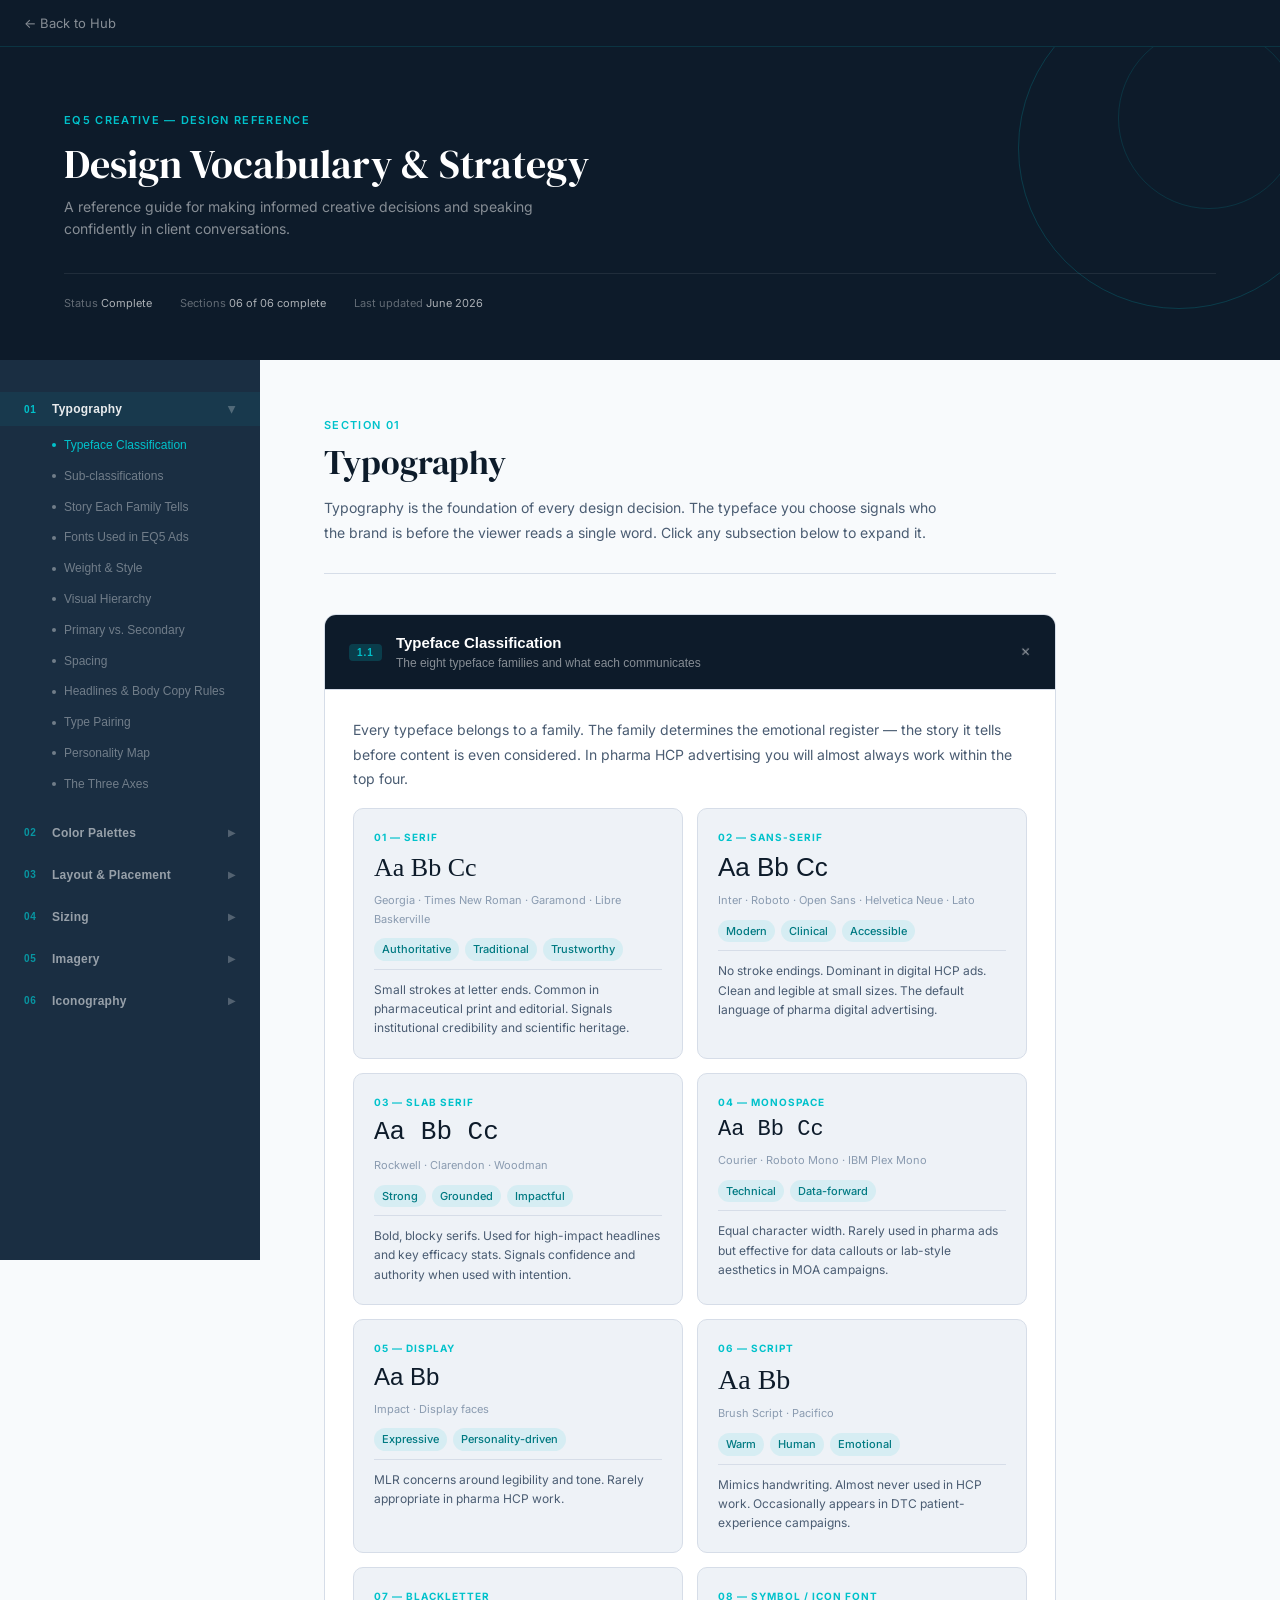
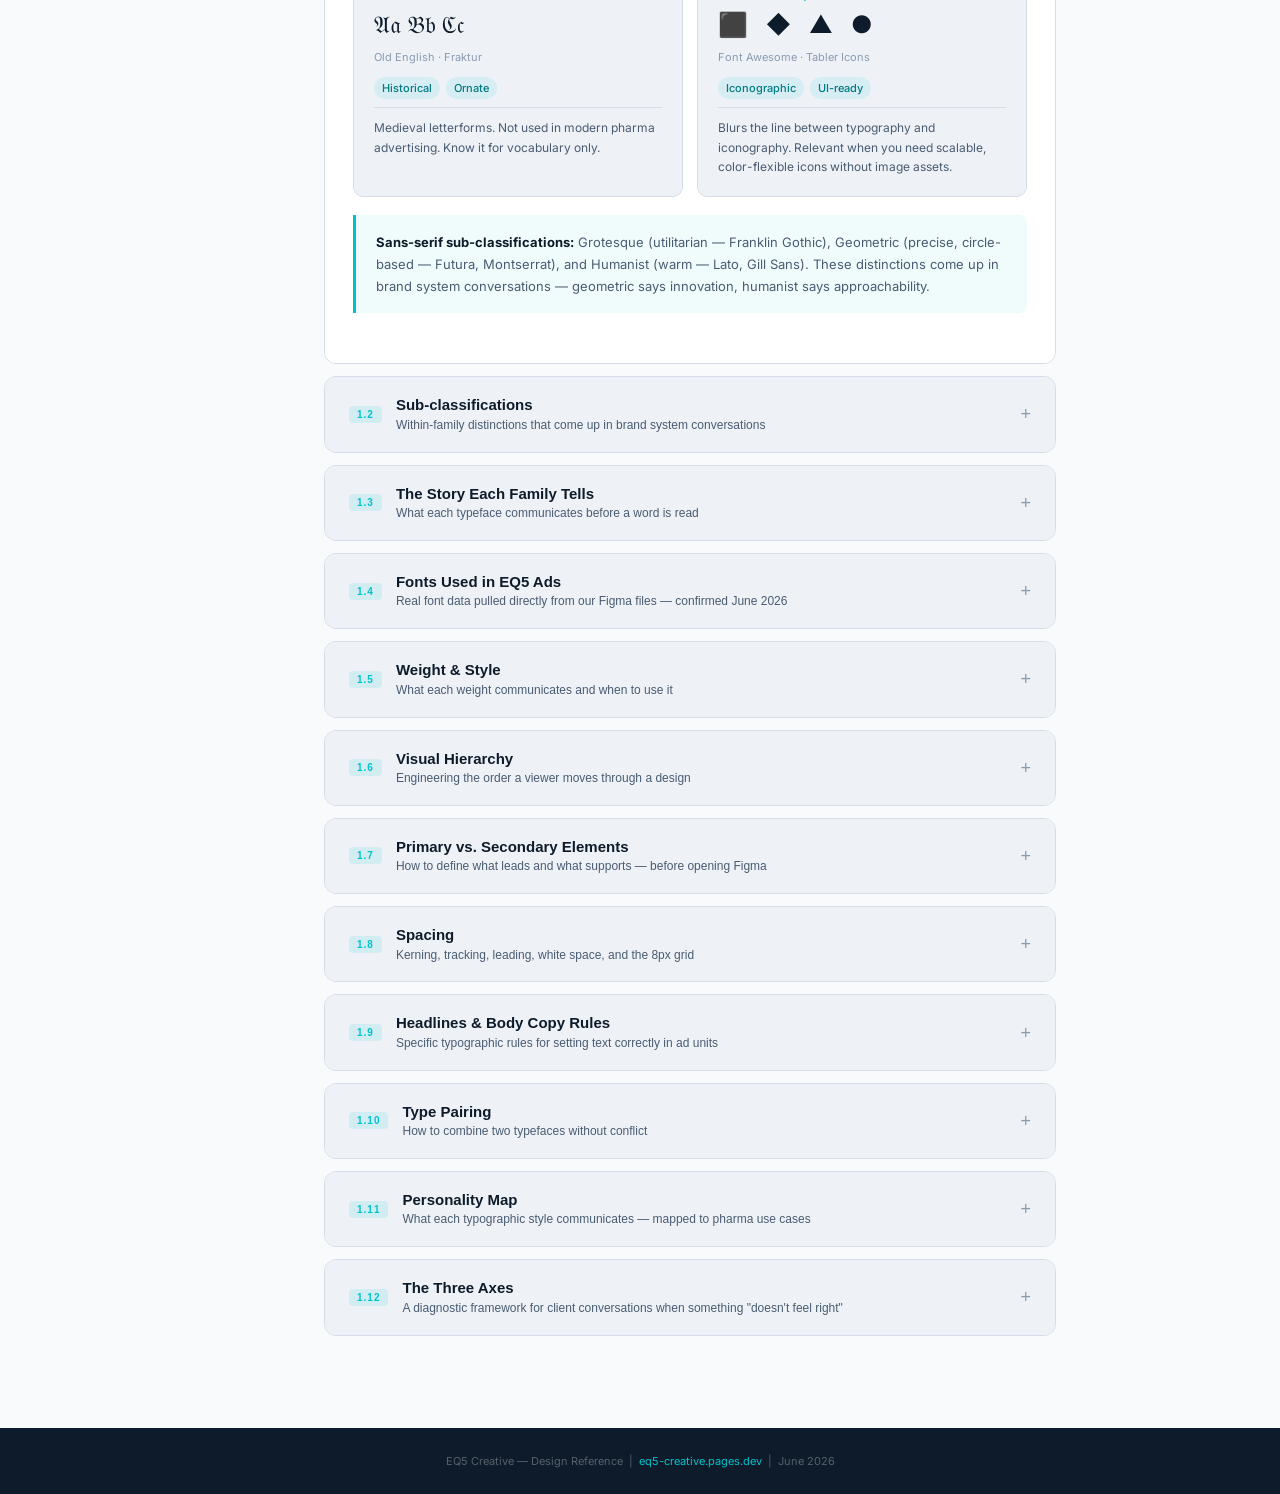
<file: design-reference/index.html>
<!DOCTYPE html>
<html lang="en">
<head>
<meta charset="UTF-8">
<meta name="viewport" content="width=device-width, initial-scale=1.0">
<title>EQ5 Design Reference</title>
<style>
  @import url('https://fonts.googleapis.com/css2?family=Inter:wght@300;400;500;600;700&family=DM+Serif+Display:ital@0;1&display=swap');

  :root {
    --navy: #0D1B2A;
    --navy-mid: #1A2E42;
    --navy-light: #243B55;
    --cyan: #00C2CB;
    --white: #F8FAFC;
    --gray-100: #EEF2F7;
    --gray-200: #D6DDE8;
    --gray-400: #8A9BB0;
    --text: #1A2E42;
    --text-light: #4A5C72;
    --accent: #00C2CB;
    --tag-bg: rgba(0,194,203,0.10);
    --tag-text: #007A82;
    --rule: #D6DDE8;
    --sidebar-w: 260px;
  }

  * { box-sizing: border-box; margin: 0; padding: 0; }

  body {
    font-family: 'Inter', sans-serif;
    background: var(--white);
    color: var(--text);
    font-size: 15px;
    line-height: 1.7;
    display: flex;
    flex-direction: column;
    min-height: 100vh;
  }

  /* COVER */
  .cover {
    background: var(--navy);
    color: white;
    padding: 64px 64px 48px;
    position: relative;
    overflow: hidden;
    flex-shrink: 0;
  }
  .cover::before {
    content: '';
    position: absolute;
    top: -60px; right: -60px;
    width: 320px; height: 320px;
    border-radius: 50%;
    border: 1px solid rgba(0,194,203,0.2);
    pointer-events: none;
  }
  .cover::after {
    content: '';
    position: absolute;
    top: -20px; right: -20px;
    width: 180px; height: 180px;
    border-radius: 50%;
    border: 1px solid rgba(0,194,203,0.15);
    pointer-events: none;
  }
  .cover-eyebrow {
    font-size: 11px; font-weight: 600;
    letter-spacing: 0.12em; text-transform: uppercase;
    color: var(--cyan); margin-bottom: 12px;
  }
  .cover-title {
    font-family: 'DM Serif Display', serif;
    font-size: 40px; line-height: 1.1;
    color: white; margin-bottom: 10px;
  }
  .cover-sub {
    font-size: 14px; color: rgba(255,255,255,0.5);
    max-width: 520px; line-height: 1.6;
  }
  .cover-meta {
    margin-top: 32px;
    display: flex; gap: 28px;
    font-size: 11px; color: rgba(255,255,255,0.35);
    border-top: 1px solid rgba(255,255,255,0.08);
    padding-top: 20px;
  }
  .cover-meta span { color: rgba(255,255,255,0.65); }

  /* LAYOUT SHELL */
  .shell {
    display: flex;
    flex: 1;
    min-height: 0;
  }

  /* SIDEBAR */
  .sidebar {
    width: var(--sidebar-w);
    flex-shrink: 0;
    background: var(--navy-mid);
    padding: 32px 0;
    position: sticky;
    top: 0;
    height: 100vh;
    overflow-y: auto;
  }
  .sidebar::-webkit-scrollbar { width: 4px; }
  .sidebar::-webkit-scrollbar-thumb { background: rgba(255,255,255,0.1); border-radius: 2px; }

  .sidebar-section { margin-bottom: 8px; }

  .sidebar-section-btn {
    width: 100%;
    background: none; border: none;
    display: flex; align-items: center; justify-content: space-between;
    padding: 10px 24px;
    cursor: pointer;
    text-align: left;
    transition: background 0.15s;
  }
  .sidebar-section-btn:hover { background: rgba(255,255,255,0.05); }
  .sidebar-section-btn.active { background: rgba(0,194,203,0.08); }

  .sidebar-section-label {
    display: flex; align-items: center; gap: 10px;
  }
  .sidebar-num {
    font-size: 10px; font-weight: 700;
    letter-spacing: 0.08em;
    color: var(--cyan);
    opacity: 0.7;
    width: 18px;
  }
  .sidebar-section-btn.active .sidebar-num { opacity: 1; }
  .sidebar-section-name {
    font-size: 12px; font-weight: 600;
    color: rgba(255,255,255,0.55);
    letter-spacing: 0.02em;
  }
  .sidebar-section-btn.active .sidebar-section-name { color: rgba(255,255,255,0.9); }

  .sidebar-chevron {
    font-size: 10px;
    color: rgba(255,255,255,0.25);
    transition: transform 0.2s;
    flex-shrink: 0;
  }
  .sidebar-section.open .sidebar-chevron { transform: rotate(90deg); }

  .sidebar-sub-list {
    display: none;
    padding: 4px 0 8px;
  }
  .sidebar-section.open .sidebar-sub-list { display: block; }

  .sidebar-sub-btn {
    width: 100%;
    background: none; border: none;
    padding: 7px 24px 7px 52px;
    cursor: pointer;
    text-align: left;
    font-size: 12px;
    color: rgba(255,255,255,0.38);
    transition: color 0.15s, background 0.15s;
    display: flex; align-items: center; gap: 8px;
    line-height: 1.4;
  }
  .sidebar-sub-btn:hover { color: rgba(255,255,255,0.7); background: rgba(255,255,255,0.03); }
  .sidebar-sub-btn.active { color: var(--cyan); }
  .sidebar-sub-dot {
    width: 4px; height: 4px;
    border-radius: 50%;
    background: currentColor;
    flex-shrink: 0;
  }

  /* MAIN CONTENT */
  .main {
    flex: 1;
    min-width: 0;
    padding: 0 64px 80px;
    max-width: 860px;
  }

  /* SECTION */
  .doc-section { display: none; }
  .doc-section.active { display: block; }

  .section-header {
    padding: 56px 0 28px;
    border-bottom: 1px solid var(--rule);
    margin-bottom: 40px;
  }
  .section-num {
    font-size: 11px; font-weight: 600;
    letter-spacing: 0.12em; text-transform: uppercase;
    color: var(--accent); margin-bottom: 8px;
  }
  .section-title {
    font-family: 'DM Serif Display', serif;
    font-size: 34px; color: var(--navy); line-height: 1.15;
  }
  .section-intro {
    margin-top: 14px; font-size: 14px;
    color: var(--text-light); max-width: 620px; line-height: 1.75;
  }

  /* ACCORDION SUBSECTIONS */
  .accordion { margin-bottom: 12px; border-radius: 12px; overflow: hidden; border: 1px solid var(--rule); }

  .accordion-trigger {
    width: 100%; background: var(--gray-100);
    border: none; cursor: pointer;
    display: flex; align-items: center; justify-content: space-between;
    padding: 18px 24px;
    text-align: left;
    transition: background 0.15s;
  }
  .accordion-trigger:hover { background: var(--gray-200); }
  .accordion.open .accordion-trigger { background: var(--navy); }

  .accordion-trigger-left { display: flex; align-items: center; gap: 14px; }
  .accordion-tag {
    font-size: 10px; font-weight: 700;
    letter-spacing: 0.1em; text-transform: uppercase;
    color: var(--accent);
    background: rgba(0,194,203,0.12);
    padding: 3px 8px; border-radius: 4px;
    flex-shrink: 0;
  }
  .accordion.open .accordion-tag { background: rgba(0,194,203,0.2); color: var(--cyan); }

  .accordion-title {
    font-size: 15px; font-weight: 600;
    color: var(--navy); line-height: 1.3;
  }
  .accordion.open .accordion-title { color: white; }

  .accordion-desc {
    font-size: 12px; color: var(--text-light);
    margin-top: 2px; line-height: 1.4;
  }
  .accordion.open .accordion-desc { color: rgba(255,255,255,0.5); }

  .accordion-icon {
    font-size: 18px; color: var(--gray-400);
    transition: transform 0.25s;
    flex-shrink: 0; line-height: 1;
  }
  .accordion.open .accordion-icon { transform: rotate(45deg); color: rgba(255,255,255,0.5); }

  .accordion-body {
    display: none;
    padding: 28px 28px 32px;
    background: white;
    border-top: 1px solid var(--rule);
  }
  .accordion.open .accordion-body { display: block; }

  /* CONTENT INSIDE ACCORDIONS */
  h3 { font-size: 16px; font-weight: 600; color: var(--navy); margin: 24px 0 8px; }
  h3:first-child { margin-top: 0; }
  p { color: var(--text-light); margin-bottom: 12px; line-height: 1.75; font-size: 14px; }
  p:last-child { margin-bottom: 0; }

  .card-grid { display: grid; grid-template-columns: 1fr 1fr; gap: 14px; margin: 16px 0; }
  .card {
    background: var(--gray-100); border-radius: 10px;
    padding: 20px; border: 1px solid var(--rule);
  }
  .card-full { grid-column: 1 / -1; display: flex; gap: 24px; align-items: flex-start; }
  .card-label {
    font-size: 10px; font-weight: 700;
    letter-spacing: 0.1em; text-transform: uppercase;
    color: var(--accent); margin-bottom: 6px;
  }
  .card-title { font-size: 13px; font-weight: 600; color: var(--navy); margin-bottom: 8px; }
  .card-specimen { font-size: 26px; line-height: 1.2; color: var(--navy); margin-bottom: 8px; }
  .card-example { font-size: 11px; color: var(--gray-400); margin-bottom: 10px; }
  .card-body { font-size: 12px; color: var(--text-light); line-height: 1.6; border-top: 1px solid var(--rule); padding-top: 10px; margin-top: 4px; }

  .tag-row { display: flex; gap: 6px; flex-wrap: wrap; margin-bottom: 8px; }
  .tag { font-size: 11px; font-weight: 500; padding: 2px 8px; border-radius: 20px; background: var(--tag-bg); color: var(--tag-text); }

  .callout {
    background: rgba(0,194,203,0.06); border-left: 3px solid var(--cyan);
    border-radius: 0 8px 8px 0; padding: 16px 20px; margin: 18px 0;
    font-size: 13px; color: var(--text-light); line-height: 1.7;
  }
  .callout strong { color: var(--navy); }

  .weight-row {
    display: flex; align-items: baseline; gap: 14px;
    padding: 12px 0; border-bottom: 1px solid var(--rule);
  }
  .weight-row:last-child { border-bottom: none; }
  .weight-name { width: 90px; font-size: 10px; font-weight: 700; text-transform: uppercase; letter-spacing: 0.06em; color: var(--gray-400); flex-shrink: 0; }
  .weight-specimen { font-size: 20px; color: var(--navy); flex: 1; }
  .weight-use { font-size: 11px; color: var(--text-light); max-width: 260px; text-align: right; line-height: 1.5; }

  .hierarchy-demo {
    background: white; border: 1px solid var(--rule);
    border-radius: 10px; padding: 28px; margin: 16px 0;
  }
  .hier-block { margin-bottom: 18px; }
  .hier-block:last-child { margin-bottom: 0; }
  .hier-label { font-size: 10px; font-weight: 700; letter-spacing: 0.08em; text-transform: uppercase; color: var(--accent); margin-bottom: 4px; }
  .hier-primary { font-size: 28px; font-weight: 700; color: var(--navy); line-height: 1.1; }
  .hier-secondary { font-size: 17px; font-weight: 500; color: var(--navy); }
  .hier-body { font-size: 13px; font-weight: 400; color: var(--text-light); line-height: 1.7; }
  .hier-tertiary { font-size: 12px; font-weight: 400; color: var(--gray-400); line-height: 1.6; }
  .hier-isi { font-size: 10px; font-weight: 300; color: var(--gray-400); line-height: 1.5; border-top: 1px solid var(--rule); padding-top: 10px; }

  .pill-list { display: flex; flex-wrap: wrap; gap: 8px; margin: 10px 0; }
  .pill { font-size: 12px; font-weight: 500; padding: 4px 12px; border-radius: 20px; background: var(--gray-100); border: 1px solid var(--rule); color: var(--text); }

  .personality-block { border: 1px solid var(--rule); border-radius: 10px; overflow: hidden; margin-bottom: 12px; }
  .personality-header { background: var(--navy); color: white; padding: 14px 20px; }
  .personality-name { font-size: 14px; font-weight: 600; color: white; }
  .personality-sub { font-size: 11px; color: rgba(255,255,255,0.4); margin-top: 2px; }
  .personality-body { padding: 16px 20px; background: white; }
  .personality-row { display: grid; grid-template-columns: 110px 1fr; gap: 10px; margin-bottom: 10px; font-size: 12px; }
  .personality-row:last-child { margin-bottom: 0; }
  .personality-key { font-weight: 600; color: var(--navy); font-size: 11px; text-transform: uppercase; letter-spacing: 0.05em; padding-top: 1px; }
  .personality-val { color: var(--text-light); line-height: 1.6; }
  .personality-quote { margin-top: 12px; padding-top: 12px; border-top: 1px solid var(--rule); font-size: 12px; font-style: italic; color: var(--gray-400); }

  .coming-soon {
    text-align: center; padding: 60px 40px;
    color: var(--gray-400); font-size: 14px;
  }
  .coming-soon .icon { font-size: 32px; margin-bottom: 12px; }

  /* FOOTER */
  .footer {
    background: var(--navy); color: rgba(255,255,255,0.3);
    text-align: center; padding: 24px 64px;
    font-size: 11px; flex-shrink: 0;
  }
  .footer span { color: var(--cyan); }
</style>
</head>
<body>

<a href="../" style="display:inline-flex;align-items:center;gap:6px;font-family:'Inter',sans-serif;font-size:13px;color:rgba(255,255,255,0.5);text-decoration:none;padding:12px 24px;background:#0D1B2A;border-bottom:1px solid rgba(0,194,203,0.15);">← Back to Hub</a>
<div class="cover">
  <div class="cover-eyebrow">EQ5 Creative — Design Reference</div>
  <div class="cover-title">Design Vocabulary & Strategy</div>
  <div class="cover-sub">A reference guide for making informed creative decisions and speaking confidently in client conversations.</div>
  <div class="cover-meta">
    <div>Status <span>Complete</span></div>
    <div>Sections <span>06 of 06 complete</span></div>
    <div>Last updated <span>June 2026</span></div>
  </div>
</div>

<div class="shell">

  <!-- SIDEBAR -->
  <nav class="sidebar" id="sidebar">

    <div class="sidebar-section open" data-section="typography">
      <button class="sidebar-section-btn active" onclick="toggleSection(this, 'typography')">
        <div class="sidebar-section-label">
          <span class="sidebar-num">01</span>
          <span class="sidebar-section-name">Typography</span>
        </div>
        <span class="sidebar-chevron">▶</span>
      </button>
      <div class="sidebar-sub-list">
        <button class="sidebar-sub-btn active" onclick="scrollToAccordion('type-classification')"><span class="sidebar-sub-dot"></span>Typeface Classification</button>
        <button class="sidebar-sub-btn" onclick="scrollToAccordion('type-subclass')"><span class="sidebar-sub-dot"></span>Sub-classifications</button>
        <button class="sidebar-sub-btn" onclick="scrollToAccordion('type-story')"><span class="sidebar-sub-dot"></span>Story Each Family Tells</button>
        <button class="sidebar-sub-btn" onclick="scrollToAccordion('type-figma')"><span class="sidebar-sub-dot"></span>Fonts Used in EQ5 Ads</button>
        <button class="sidebar-sub-btn" onclick="scrollToAccordion('type-weight')"><span class="sidebar-sub-dot"></span>Weight & Style</button>
        <button class="sidebar-sub-btn" onclick="scrollToAccordion('type-hierarchy')"><span class="sidebar-sub-dot"></span>Visual Hierarchy</button>
        <button class="sidebar-sub-btn" onclick="scrollToAccordion('type-primary')"><span class="sidebar-sub-dot"></span>Primary vs. Secondary</button>
        <button class="sidebar-sub-btn" onclick="scrollToAccordion('type-spacing')"><span class="sidebar-sub-dot"></span>Spacing</button>
        <button class="sidebar-sub-btn" onclick="scrollToAccordion('type-copy')"><span class="sidebar-sub-dot"></span>Headlines & Body Copy Rules</button>
        <button class="sidebar-sub-btn" onclick="scrollToAccordion('type-pairing')"><span class="sidebar-sub-dot"></span>Type Pairing</button>
        <button class="sidebar-sub-btn" onclick="scrollToAccordion('type-personality')"><span class="sidebar-sub-dot"></span>Personality Map</button>
        <button class="sidebar-sub-btn" onclick="scrollToAccordion('type-axes')"><span class="sidebar-sub-dot"></span>The Three Axes</button>
      </div>
    </div>

    <div class="sidebar-section" data-section="color">
      <button class="sidebar-section-btn" onclick="toggleSection(this, 'color')">
        <div class="sidebar-section-label">
          <span class="sidebar-num">02</span>
          <span class="sidebar-section-name">Color Palettes</span>
        </div>
        <span class="sidebar-chevron">▶</span>
      </button>
      <div class="sidebar-sub-list">
        <button class="sidebar-sub-btn" onclick="scrollToAccordion('color-fundamentals')"><span class="sidebar-sub-dot"></span>Color Fundamentals</button>
        <button class="sidebar-sub-btn" onclick="scrollToAccordion('color-warmcool')"><span class="sidebar-sub-dot"></span>Warm vs. Cool</button>
        <button class="sidebar-sub-btn" onclick="scrollToAccordion('color-specific')"><span class="sidebar-sub-dot"></span>Specific Color Meanings</button>
        <button class="sidebar-sub-btn" onclick="scrollToAccordion('color-contrast')"><span class="sidebar-sub-dot"></span>Contrast & Accessibility</button>
        <button class="sidebar-sub-btn" onclick="scrollToAccordion('color-conventions')"><span class="sidebar-sub-dot"></span>Pharma Conventions</button>
        <button class="sidebar-sub-btn" onclick="scrollToAccordion('color-palettes')"><span class="sidebar-sub-dot"></span>Palette Types</button>
        <button class="sidebar-sub-btn" onclick="scrollToAccordion('color-eq5')"><span class="sidebar-sub-dot"></span>EQ5 Account Palettes</button>
      </div>
    </div>

    <div class="sidebar-section" data-section="layout">
      <button class="sidebar-section-btn" onclick="toggleSection(this, 'layout')">
        <div class="sidebar-section-label">
          <span class="sidebar-num">03</span>
          <span class="sidebar-section-name">Layout & Placement</span>
        </div>
        <span class="sidebar-chevron">▶</span>
      </button>
      <div class="sidebar-sub-list">
        <button class="sidebar-sub-btn" onclick="scrollToAccordion('layout-grid')"><span class="sidebar-sub-dot"></span>Grid Systems</button>
        <button class="sidebar-sub-btn" onclick="scrollToAccordion('layout-reading')"><span class="sidebar-sub-dot"></span>Reading Patterns</button>
        <button class="sidebar-sub-btn" onclick="scrollToAccordion('layout-elements')"><span class="sidebar-sub-dot"></span>Common Ad Elements & Placement</button>
        <button class="sidebar-sub-btn" onclick="scrollToAccordion('layout-formats')"><span class="sidebar-sub-dot"></span>Ad Format Specs</button>
        <button class="sidebar-sub-btn" onclick="scrollToAccordion('layout-compositions')"><span class="sidebar-sub-dot"></span>Compositional Strategies</button>
      </div>
    </div>

    <div class="sidebar-section" data-section="sizing">
      <button class="sidebar-section-btn" onclick="toggleSection(this, 'sizing')">
        <div class="sidebar-section-label">
          <span class="sidebar-num">04</span>
          <span class="sidebar-section-name">Sizing</span>
        </div>
        <span class="sidebar-chevron">▶</span>
      </button>
      <div class="sidebar-sub-list">
        <button class="sidebar-sub-btn" onclick="scrollToAccordion('sizing-principles')"><span class="sidebar-sub-dot"></span>Sizing Principles</button>
        <button class="sidebar-sub-btn" onclick="scrollToAccordion('sizing-confirmed')"><span class="sidebar-sub-dot"></span>Confirmed EQ5 Sizes</button>
        <button class="sidebar-sub-btn" onclick="scrollToAccordion('sizing-scale')"><span class="sidebar-sub-dot"></span>Scale Contrast</button>
      </div>
    </div>

    <div class="sidebar-section" data-section="imagery">
      <button class="sidebar-section-btn" onclick="toggleSection(this, 'imagery')">
        <div class="sidebar-section-label">
          <span class="sidebar-num">05</span>
          <span class="sidebar-section-name">Imagery</span>
        </div>
        <span class="sidebar-chevron">▶</span>
      </button>
      <div class="sidebar-sub-list">
        <button class="sidebar-sub-btn" onclick="scrollToAccordion('imagery-categories')"><span class="sidebar-sub-dot"></span>Imagery Categories</button>
        <button class="sidebar-sub-btn" onclick="scrollToAccordion('imagery-photo-vs-illus')"><span class="sidebar-sub-dot"></span>Photography vs. Illustration</button>
        <button class="sidebar-sub-btn" onclick="scrollToAccordion('imagery-funnel')"><span class="sidebar-sub-dot"></span>Imagery by Campaign Stage</button>
        <button class="sidebar-sub-btn" onclick="scrollToAccordion('imagery-eq5')"><span class="sidebar-sub-dot"></span>EQ5 Imagery in Practice</button>
        <button class="sidebar-sub-btn" onclick="scrollToAccordion('imagery-rules')"><span class="sidebar-sub-dot"></span>Practical Rules</button>
      </div>
    </div>

    <div class="sidebar-section" data-section="iconography">
      <button class="sidebar-section-btn" onclick="toggleSection(this, 'iconography')">
        <div class="sidebar-section-label">
          <span class="sidebar-num">06</span>
          <span class="sidebar-section-name">Iconography</span>
        </div>
        <span class="sidebar-chevron">▶</span>
      </button>
      <div class="sidebar-sub-list">
        <button class="sidebar-sub-btn" onclick="scrollToAccordion('icon-types')"><span class="sidebar-sub-dot"></span>Four Icon Types</button>
        <button class="sidebar-sub-btn" onclick="scrollToAccordion('icon-rendering')"><span class="sidebar-sub-dot"></span>Flat vs. Outlined vs. Filled</button>
        <button class="sidebar-sub-btn" onclick="scrollToAccordion('icon-storytelling')"><span class="sidebar-sub-dot"></span>When to Use Each in Storytelling</button>
        <button class="sidebar-sub-btn" onclick="scrollToAccordion('icon-common')"><span class="sidebar-sub-dot"></span>Common Pharma Icons</button>
        <button class="sidebar-sub-btn" onclick="scrollToAccordion('icon-eq5')"><span class="sidebar-sub-dot"></span>EQ5 Iconography</button>
      </div>
    </div>

  </nav>

  <!-- MAIN -->
  <main class="main">

    <!-- ═══════════════════════════════════════════════
         SECTION 01 — TYPOGRAPHY
    ═══════════════════════════════════════════════ -->
    <div class="doc-section active" id="section-typography">
      <div class="section-header">
        <div class="section-num">Section 01</div>
        <div class="section-title">Typography</div>
        <div class="section-intro">Typography is the foundation of every design decision. The typeface you choose signals who the brand is before the viewer reads a single word. Click any subsection below to expand it.</div>
      </div>

      <!-- 1.1 Classification -->
      <div class="accordion open" id="type-classification">
        <button class="accordion-trigger" onclick="toggleAccordion(this)">
          <div class="accordion-trigger-left">
            <span class="accordion-tag">1.1</span>
            <div>
              <div class="accordion-title">Typeface Classification</div>
              <div class="accordion-desc">The eight typeface families and what each communicates</div>
            </div>
          </div>
          <span class="accordion-icon">+</span>
        </button>
        <div class="accordion-body">
          <p>Every typeface belongs to a family. The family determines the emotional register — the story it tells before content is even considered. In pharma HCP advertising you will almost always work within the top four.</p>
          <div class="card-grid">
            <div class="card">
              <div class="card-label">01 — Serif</div>
              <div class="card-specimen" style="font-family: Georgia, serif;">Aa Bb Cc</div>
              <div class="card-example">Georgia · Times New Roman · Garamond · Libre Baskerville</div>
              <div class="tag-row"><span class="tag">Authoritative</span><span class="tag">Traditional</span><span class="tag">Trustworthy</span></div>
              <div class="card-body">Small strokes at letter ends. Common in pharmaceutical print and editorial. Signals institutional credibility and scientific heritage.</div>
            </div>
            <div class="card">
              <div class="card-label">02 — Sans-serif</div>
              <div class="card-specimen" style="font-family: 'Helvetica Neue', Arial, sans-serif;">Aa Bb Cc</div>
              <div class="card-example">Inter · Roboto · Open Sans · Helvetica Neue · Lato</div>
              <div class="tag-row"><span class="tag">Modern</span><span class="tag">Clinical</span><span class="tag">Accessible</span></div>
              <div class="card-body">No stroke endings. Dominant in digital HCP ads. Clean and legible at small sizes. The default language of pharma digital advertising.</div>
            </div>
            <div class="card">
              <div class="card-label">03 — Slab Serif</div>
              <div class="card-specimen" style="font-family: 'Courier New', monospace;">Aa Bb Cc</div>
              <div class="card-example">Rockwell · Clarendon · Woodman</div>
              <div class="tag-row"><span class="tag">Strong</span><span class="tag">Grounded</span><span class="tag">Impactful</span></div>
              <div class="card-body">Bold, blocky serifs. Used for high-impact headlines and key efficacy stats. Signals confidence and authority when used with intention.</div>
            </div>
            <div class="card">
              <div class="card-label">04 — Monospace</div>
              <div class="card-specimen" style="font-family: 'Courier New', monospace; font-size: 22px;">Aa Bb Cc</div>
              <div class="card-example">Courier · Roboto Mono · IBM Plex Mono</div>
              <div class="tag-row"><span class="tag">Technical</span><span class="tag">Data-forward</span></div>
              <div class="card-body">Equal character width. Rarely used in pharma ads but effective for data callouts or lab-style aesthetics in MOA campaigns.</div>
            </div>
            <div class="card">
              <div class="card-label">05 — Display</div>
              <div class="card-specimen" style="font-family: Impact, sans-serif; font-size: 24px;">Aa Bb</div>
              <div class="card-example">Impact · Display faces</div>
              <div class="tag-row"><span class="tag">Expressive</span><span class="tag">Personality-driven</span></div>
              <div class="card-body">MLR concerns around legibility and tone. Rarely appropriate in pharma HCP work.</div>
            </div>
            <div class="card">
              <div class="card-label">06 — Script</div>
              <div class="card-specimen" style="font-family: 'Brush Script MT', cursive; font-size: 28px;">Aa Bb</div>
              <div class="card-example">Brush Script · Pacifico</div>
              <div class="tag-row"><span class="tag">Warm</span><span class="tag">Human</span><span class="tag">Emotional</span></div>
              <div class="card-body">Mimics handwriting. Almost never used in HCP work. Occasionally appears in DTC patient-experience campaigns.</div>
            </div>
            <div class="card">
              <div class="card-label">07 — Blackletter</div>
              <div class="card-specimen" style="font-size: 24px;">𝔄𝔞 𝔅𝔟 ℭ𝔠</div>
              <div class="card-example">Old English · Fraktur</div>
              <div class="tag-row"><span class="tag">Historical</span><span class="tag">Ornate</span></div>
              <div class="card-body">Medieval letterforms. Not used in modern pharma advertising. Know it for vocabulary only.</div>
            </div>
            <div class="card">
              <div class="card-label">08 — Symbol / Icon Font</div>
              <div class="card-specimen" style="font-size: 24px; letter-spacing: 6px;">⬛ ◆ ▲ ●</div>
              <div class="card-example">Font Awesome · Tabler Icons</div>
              <div class="tag-row"><span class="tag">Iconographic</span><span class="tag">UI-ready</span></div>
              <div class="card-body">Blurs the line between typography and iconography. Relevant when you need scalable, color-flexible icons without image assets.</div>
            </div>
          </div>
          <div class="callout">
            <strong>Sans-serif sub-classifications:</strong> Grotesque (utilitarian — Franklin Gothic), Geometric (precise, circle-based — Futura, Montserrat), and Humanist (warm — Lato, Gill Sans). These distinctions come up in brand system conversations — geometric says innovation, humanist says approachability.
          </div>
        </div>
      </div>

      <!-- 1.2 Sub-classifications -->
      <div class="accordion" id="type-subclass">
        <button class="accordion-trigger" onclick="toggleAccordion(this)">
          <div class="accordion-trigger-left">
            <span class="accordion-tag">1.2</span>
            <div>
              <div class="accordion-title">Sub-classifications</div>
              <div class="accordion-desc">Within-family distinctions that come up in brand system conversations</div>
            </div>
          </div>
          <span class="accordion-icon">+</span>
        </button>
        <div class="accordion-body">
          <p>Beyond the eight main families, designers regularly speak in sub-classification language. These are the distinctions that come up when discussing why a specific font was chosen for a brand system.</p>

          <h3>Within Sans-serif</h3>
          <div class="card-grid">
            <div class="card">
              <div class="card-label">Grotesque</div>
              <div class="card-specimen" style="font-family: Arial, sans-serif; font-size: 22px;">Aa Bb Cc</div>
              <div class="card-example">Franklin Gothic · Akzidenz-Grotesk · Arial</div>
              <div class="tag-row"><span class="tag">Utilitarian</span><span class="tag">No-nonsense</span></div>
              <div class="card-body">Early sans-serifs, slightly irregular. Feels workhorse and unadorned. Common in institutional and government pharma materials.</div>
            </div>
            <div class="card">
              <div class="card-label">Geometric</div>
              <div class="card-specimen" style="font-family: 'Inter', sans-serif; font-size: 22px; letter-spacing: -0.01em;">Aa Bb Cc</div>
              <div class="card-example">Futura · Circular · Montserrat · DM Sans</div>
              <div class="tag-row"><span class="tag">Precise</span><span class="tag">Innovative</span><span class="tag">Forward-thinking</span></div>
              <div class="card-body">Built on perfect circles and straight lines. Very common in biotech and oncology. Says precision, innovation, and next-generation medicine.</div>
            </div>
            <div class="card card-full">
              <div style="flex:1;">
                <div class="card-label">Humanist</div>
                <div class="card-specimen" style="font-family: 'Inter', sans-serif; font-size: 22px;">Aa Bb Cc</div>
                <div class="card-example">Gill Sans · Lato · Myriad Pro · Optima</div>
                <div class="tag-row"><span class="tag">Warm</span><span class="tag">Approachable</span><span class="tag">Calligraphic proportions</span></div>
                <div class="card-body">Based on calligraphic proportions, feels more human and less mechanical than geometric. Sometimes used in HCP when the brief calls for approachability. More common in DTC.</div>
              </div>
            </div>
          </div>

          <h3>Within Serif</h3>
          <div class="card-grid">
            <div class="card">
              <div class="card-label">Old Style</div>
              <div class="card-specimen" style="font-family: Georgia, serif; font-size: 22px;">Aa Bb Cc</div>
              <div class="card-example">Garamond · Palatino · Caslon</div>
              <div class="tag-row"><span class="tag">Classical</span><span class="tag">Warm</span><span class="tag">Literary</span></div>
              <div class="card-body">Based on Renaissance letterforms. Warm and humanistic. Used when a brand wants to feel classically credible rather than modern.</div>
            </div>
            <div class="card">
              <div class="card-label">Transitional</div>
              <div class="card-specimen" style="font-family: 'Times New Roman', serif; font-size: 22px;">Aa Bb Cc</div>
              <div class="card-example">Times New Roman · Baskerville · Georgia</div>
              <div class="tag-row"><span class="tag">Balanced</span><span class="tag">Neutral</span><span class="tag">Institutional</span></div>
              <div class="card-body">The middle ground. More contrast than old style, less extreme than modern. The workhorse of academic and medical publishing.</div>
            </div>
            <div class="card">
              <div class="card-label">Modern</div>
              <div class="card-specimen" style="font-family: Georgia, serif; font-size: 22px; font-style: italic;">Aa Bb Cc</div>
              <div class="card-example">Didot · Bodoni · Libre Bodoni</div>
              <div class="tag-row"><span class="tag">High contrast</span><span class="tag">Elegant</span><span class="tag">Sophisticated</span></div>
              <div class="card-body">Extreme thick-thin stroke contrast. Feels fashion-forward and refined. Used in premium specialty pharma branding when the brand wants to signal exclusivity.</div>
            </div>
          </div>

          <h3>Variable fonts — worth knowing</h3>
          <p>Variable fonts contain the entire weight and width spectrum in a single file. Increasingly common in digital pharma ads because they allow fine-tuned weight control without loading multiple font files. You'll see this term in Figma and in conversations about web ad performance. They also allow intermediate weights — 450, 525 — that don't exist in traditional static font files, giving designers more precise hierarchy control than the standard weight scale allows.</p>
          <p>In pharma digital ads variable fonts reduce file size and load time, which matters particularly for display banner units where the 150KB file size limit is a real constraint.</p>

          <div class="callout"><strong>Why sub-classifications matter in client conversations:</strong> When a client says "geometric" or "humanist" they mean a specific feel and a specific set of associations. Being able to respond with concrete font names and personality implications shows design literacy beyond just naming fonts.</div>
        </div>
      </div>

      <!-- 1.3 Story Each Family Tells -->
      <div class="accordion" id="type-story">
        <button class="accordion-trigger" onclick="toggleAccordion(this)">
          <div class="accordion-trigger-left">
            <span class="accordion-tag">1.3</span>
            <div>
              <div class="accordion-title">The Story Each Family Tells</div>
              <div class="accordion-desc">What each typeface communicates before a word is read</div>
            </div>
          </div>
          <span class="accordion-icon">+</span>
        </button>
        <div class="accordion-body">
          <p>This is the strategic layer — the difference between following a brief and informing creative strategy. Every typeface choice makes an implicit argument about who the brand is. Here is the story each family tells and when you'd reach for it in pharma.</p>

          <div class="personality-block">
            <div class="personality-header"><div class="personality-name">Serif — "We have been here a long time. Trust us."</div></div>
            <div class="personality-body">
              <div class="personality-row"><div class="personality-key">Story</div><div class="personality-val">Carries institutional weight. References print, academia, medical journals. Says this is backed by science and history.</div></div>
              <div class="personality-row"><div class="personality-key">In pharma</div><div class="personality-val">Established brands that want to feel credible rather than cutting-edge. Legacy pharmaceutical companies, not biotech startups.</div></div>
              <div class="personality-row"><div class="personality-key">Avoid when</div><div class="personality-val">The brand wants to signal innovation, speed, or breakthrough science.</div></div>
            </div>
          </div>

          <div class="personality-block">
            <div class="personality-header"><div class="personality-name">Sans-serif — "We are clear, direct, and modern."</div></div>
            <div class="personality-body">
              <div class="personality-row"><div class="personality-key">Story</div><div class="personality-val">The default language of digital HCP advertising. Says we respect your time, here is the information. Clinical without being cold.</div></div>
              <div class="personality-row"><div class="personality-key">Sub-story</div><div class="personality-val">Grotesque = utilitarian and no-nonsense. Geometric = precision and innovation. Humanist = approachable and patient-centered.</div></div>
              <div class="personality-row"><div class="personality-key">In pharma</div><div class="personality-val">Dominant in digital HCP ads across all therapeutic areas. The safe, credible default.</div></div>
            </div>
          </div>

          <div class="personality-block">
            <div class="personality-header"><div class="personality-name">Slab Serif — "We are confident and not asking permission."</div></div>
            <div class="personality-body">
              <div class="personality-row"><div class="personality-key">Story</div><div class="personality-val">Assertive. Plants a flag. A bold efficacy stat set in a slab feels like a fact you cannot argue with.</div></div>
              <div class="personality-row"><div class="personality-key">In pharma</div><div class="personality-val">Impact headlines for key efficacy stats. Less common overall but powerful when used with intention.</div></div>
              <div class="personality-row"><div class="personality-key">Avoid when</div><div class="personality-val">The brand wants nuance, warmth, or a clinical tone. Slab says conviction, not dialogue.</div></div>
            </div>
          </div>

          <div class="personality-block">
            <div class="personality-header"><div class="personality-name">Monospace — "This is data. This is evidence. This is exact."</div></div>
            <div class="personality-body">
              <div class="personality-row"><div class="personality-key">Story</div><div class="personality-val">Signals lab culture, precision, raw information. Makes a statistic feel like it came straight from a clinical trial report rather than a marketing department.</div></div>
              <div class="personality-row"><div class="personality-key">In pharma</div><div class="personality-val">Effective for data callouts in MOA ads. Rarely used for full layouts — becomes inaccessible at scale.</div></div>
            </div>
          </div>

          <div class="personality-block">
            <div class="personality-header"><div class="personality-name">Geometric Sans — "We are the future of medicine."</div></div>
            <div class="personality-body">
              <div class="personality-row"><div class="personality-key">Story</div><div class="personality-val">The dominant language of biotech and oncology brands. Signals breakthrough science and forward-thinking positioning.</div></div>
              <div class="personality-row"><div class="personality-key">In pharma</div><div class="personality-val">Cell therapy, gene therapy, oncology startups. When the product itself is novel and the brand wants to match that novelty.</div></div>
            </div>
          </div>

          <div class="personality-block">
            <div class="personality-header"><div class="personality-name">Script — "This is human. This is emotional."</div></div>
            <div class="personality-body">
              <div class="personality-row"><div class="personality-key">Story</div><div class="personality-val">In the rare pharma context where script appears, it is almost always DTC and almost always about the patient experience — not data.</div></div>
              <div class="personality-row"><div class="personality-key">In pharma</div><div class="personality-val">Quality-of-life campaigns, not MOA ads. For HCP work it almost never belongs.</div></div>
            </div>
          </div>

          <div class="personality-block">
            <div class="personality-header"><div class="personality-name">Display — "Look at me."</div></div>
            <div class="personality-body">
              <div class="personality-row"><div class="personality-key">Story</div><div class="personality-val">Prioritizes personality over legibility at small sizes. Used to break through banner blindness.</div></div>
              <div class="personality-row"><div class="personality-key">In pharma</div><div class="personality-val">Essentially off the table for body copy. Risky even for headlines due to MLR concerns around tone. Occasionally appears in disease awareness campaigns.</div></div>
            </div>
          </div>

          <div class="callout"><strong>The strategic move:</strong> When a client briefs a new campaign, map their therapeutic area and audience to one of these family stories before design starts. That's a defensible creative recommendation grounded in strategy, not just aesthetic preference.</div>
        </div>
      </div>

      <!-- 1.4 EQ5 Fonts in Use -->
      <div class="accordion" id="type-figma">
        <button class="accordion-trigger" onclick="toggleAccordion(this)">
          <div class="accordion-trigger-left">
            <span class="accordion-tag">1.4</span>
            <div>
              <div class="accordion-title">Fonts Used in EQ5 Ads</div>
              <div class="accordion-desc">Real font data pulled directly from our Figma files — confirmed June 2026</div>
            </div>
          </div>
          <span class="accordion-icon">+</span>
        </button>
        <div class="accordion-body">
          <p>These are the actual fonts found in EQ5's Figma files across active accounts. This is real data pulled directly from the Niktimvo, Zynyz, and related Incyte campaign pages. Each font is client brand-specified — EQ5 implements them, not selects them.</p>

          <!-- INCYTE -->
          <h3>Incyte — Niktimvo, Zynyz, JAK Portfolio</h3>
          <p>Incyte's brand system uses a two-font pairing: a proprietary headline typeface and a clean geometric sans for body and supporting copy.</p>

          <div class="card-grid">
            <div class="card">
              <div class="card-label">Headline / Display — Client Brand Font</div>
              <div class="card-title" style="font-size: 22px; font-weight: 700; letter-spacing: -0.01em; color: var(--navy);">F37 Incise</div>
              <div class="tag-row"><span class="tag">Proprietary</span><span class="tag">Bold</span><span class="tag">Medium</span></div>
              <div class="card-body">
                <p style="margin-bottom: 8px;">Incyte's primary brand typeface. Used exclusively for headlines, key stats, and primary copy. A custom geometric sans-serif with sharp, precise letterforms — signals clinical precision and brand authority.</p>
                <p style="margin-bottom: 8px;"><strong style="color: var(--navy);">Weights used:</strong> Bold (most common), Medium</p>
                <p style="margin-bottom: 0;"><strong style="color: var(--navy);">Sizes seen in files:</strong> 30–130px for headlines, 96–130px for landmark stats, 40–60px for subheadlines</p>
              </div>
            </div>
            <div class="card">
              <div class="card-label">Body / Supporting Copy</div>
              <div class="card-title" style="font-size: 22px; font-weight: 400; color: var(--navy);">DM Sans</div>
              <div class="tag-row"><span class="tag">Geometric sans</span><span class="tag">Google Font</span><span class="tag">Free</span></div>
              <div class="card-body">
                <p style="margin-bottom: 8px;">Used for all supporting copy, footnotes, ISI text, and secondary labels. Clean, modern geometric sans-serif that complements F37 Incise without competing with it.</p>
                <p style="margin-bottom: 8px;"><strong style="color: var(--navy);">Weights used:</strong> Medium (most common), Bold, Regular</p>
                <p style="margin-bottom: 0;"><strong style="color: var(--navy);">Sizes seen in files:</strong> 7–10px for ISI/legal, 12–16px for body copy, 20–32px for callouts</p>
              </div>
            </div>
            <div class="card">
              <div class="card-label">ISI / Legal Fallback</div>
              <div class="card-title" style="font-size: 22px; font-family: Arial, sans-serif; color: var(--navy);">Arial</div>
              <div class="tag-row"><span class="tag">Web-safe</span><span class="tag">ISI only</span><span class="tag">Fallback</span></div>
              <div class="card-body">
                <p style="margin-bottom: 8px;">Appears only in ISI and legal copy blocks. A web-safe fallback that ensures regulatory text is always renderable regardless of font loading. Not used for any branded content.</p>
                <p style="margin-bottom: 0;"><strong style="color: var(--navy);">Sizes seen in files:</strong> 8–32px, always Regular weight</p>
              </div>
            </div>
            <div class="card">
              <div class="card-label">Niktimvo — Additional Brand Font</div>
              <div class="card-title" style="font-size: 20px; font-weight: 700; color: var(--navy); letter-spacing: 0.02em;">CircularXX</div>
              <div class="tag-row"><span class="tag">Geometric</span><span class="tag">Premium</span><span class="tag">Niktimvo-specific</span></div>
              <div class="card-body">
                <p style="margin-bottom: 8px;">Found specifically in Niktimvo Second Round and JAK Portfolio ads. The next-generation version of Circular Std — Incyte likely updated their brand system between campaigns. Geometric, precise, and premium-feeling.</p>
                <p style="margin-bottom: 8px;"><strong style="color: var(--navy);">Weights used:</strong> Black (impact stats), Bold, Medium, Book (body)</p>
                <p style="margin-bottom: 0;"><strong style="color: var(--navy);">Sizes seen in files:</strong> 6–82px across all hierarchy tiers</p>
              </div>
            </div>
          </div>

          <!-- INCYTE UNBRANDED -->
          <h3 style="margin-top: 28px;">Incyte Unbranded — OncLive Disease Awareness</h3>
          <p>The unbranded OncLive campaign uses a completely different font — suggesting it was intentionally designed to feel distinct from the Incyte brand system, as unbranded ads should not carry brand signals.</p>
          <div class="card-grid">
            <div class="card card-full">
              <div style="flex: 1;">
                <div class="card-label">Display / Headline — Unbranded Campaign Only</div>
                <div class="card-title" style="font-size: 22px; font-weight: 700; color: var(--navy); font-family: 'Inter', sans-serif; letter-spacing: 0.03em;">Jockey One</div>
                <div class="tag-row"><span class="tag">Display serif</span><span class="tag">Condensed</span><span class="tag">Unbranded only</span></div>
                <div class="card-body">Used exclusively throughout the OncLive unbranded disease-state ads. A condensed display serif — assertive and attention-grabbing without carrying any Incyte brand identity. Makes sense for an unbranded campaign: the font itself signals disease urgency without pointing to any specific product. Only Regular weight used throughout. Sizes range from 32–100px. No body copy font found — suggesting these are primarily headline-driven layouts.</div>
              </div>
            </div>
          </div>

          <!-- PAIRING SUMMARY -->
          <h3 style="margin-top: 28px;">How the pairing works in practice</h3>
          <div class="card-grid">
            <div class="card">
              <div class="card-title">F37 Incise + DM Sans</div>
              <div class="card-body">F37 Incise leads as the expressive, brand-ownable headline font. DM Sans handles everything else. Clear contrast in weight and character — the headline is unmissably Incyte, the body is clean and readable without fighting it.</div>
            </div>
            <div class="card">
              <div class="card-title">CircularXX as evolution</div>
              <div class="card-body">CircularXX replaces Circular Std in newer Niktimvo files — same family, upgraded. Both are geometric sans-serifs, suggesting Incyte's brand system has shifted toward a fully geometric palette (F37 Incise + Circular) rather than geometric headline + humanist body.</div>
            </div>
            <div class="card">
              <div class="card-title">Why Arial in ISI</div>
              <div class="card-body">ISI and legal copy uses Arial as a safe fallback. This is intentional — ISI text must render correctly everywhere, including on systems that may not have brand fonts loaded. It also visually separates legal from branded content.</div>
            </div>
            <div class="card">
              <div class="card-title">Unbranded = different font entirely</div>
              <div class="card-body">Jockey One in OncLive ads is a deliberate brand break. Using the Incyte brand font in an unbranded ad would imply brand connection — which defeats the purpose. A completely different typeface maintains the unbranded status.</div>
            </div>
          </div>

          <div class="callout"><strong>Note on Mesoblast / Ryoncil:</strong> The Ryoncil Figma file was not accessible via our connected Figma account in this session. Font data for that campaign will be added when the file is shared or accessed directly. Based on Mesoblast's brand aesthetic, expect a similar geometric sans-serif pairing.</div>
          <div class="callout"><strong>Note on Zynyz:</strong> The Zynyz page in the Figma file was empty at time of pull (June 2026) — the campaign may not yet have ad frames built. Font data will be added as the campaign develops.</div>
        </div>
      </div>

      <!-- 1.5 Weight & Style -->
      <div class="accordion" id="type-weight">
        <button class="accordion-trigger" onclick="toggleAccordion(this)">
          <div class="accordion-trigger-left">
            <span class="accordion-tag">1.5</span>
            <div>
              <div class="accordion-title">Weight & Style</div>
              <div class="accordion-desc">What each weight communicates and when to use it</div>
            </div>
          </div>
          <span class="accordion-icon">+</span>
        </button>
        <div class="accordion-body">
          <p>Weight is the thickness of the letterform and the primary tool for signaling priority. Every weight carries a different story — combining them creates hierarchy.</p>
          <div class="card" style="margin-bottom: 20px;">
            <div class="card-label">Weight Scale</div>
            <div class="weight-row">
              <div class="weight-name">Thin / Light</div>
              <div class="weight-specimen" style="font-weight: 300;">The quick brown fox</div>
              <div class="weight-use">ISI, legal copy, supplementary info. Recedes on purpose. Premium at large display sizes.</div>
            </div>
            <div class="weight-row">
              <div class="weight-name">Regular</div>
              <div class="weight-specimen" style="font-weight: 400;">The quick brown fox</div>
              <div class="weight-use">Body copy, MOA descriptions, supporting claims. Neutral, informative, not persuasive.</div>
            </div>
            <div class="weight-row">
              <div class="weight-name">Medium</div>
              <div class="weight-specimen" style="font-weight: 500;">The quick brown fox</div>
              <div class="weight-use">Subheadings, callout labels, button text. A subtle nudge without shouting.</div>
            </div>
            <div class="weight-row">
              <div class="weight-name">SemiBold</div>
              <div class="weight-specimen" style="font-weight: 600;">The quick brown fox</div>
              <div class="weight-use">Secondary headlines, stat labels, key phrases pulled from body copy.</div>
            </div>
            <div class="weight-row">
              <div class="weight-name">Bold</div>
              <div class="weight-specimen" style="font-weight: 700;">The quick brown fox</div>
              <div class="weight-use">Primary headline, key efficacy stat, brand name, core claim. If everything is bold, nothing is bold.</div>
            </div>
            <div class="weight-row">
              <div class="weight-name">Black</div>
              <div class="weight-specimen" style="font-weight: 900;">The quick brown fox</div>
              <div class="weight-use">Maximum impact — survival rates, landmark trial results. Once per ad, for authority.</div>
            </div>
          </div>
          <h3>Style variations</h3>
          <p><strong style="color: var(--navy);">Roman / Upright</strong> — the default. Standard orientation for all body and headline copy.</p>
          <p><strong style="color: var(--navy);">Italic</strong> — signals categorical difference, not importance. In pharma: generic drug names, scientific terminology, study names, publication titles.</p>
          <p><strong style="color: var(--navy);">Oblique</strong> — mechanically slanted roman. Looks similar to italic but less refined. Avoid when true italic is available.</p>
          <div class="callout"><strong>The meta-lesson:</strong> Weight tells a story about priority. Italic tells a story about distinction. When a layout feels cluttered, check whether the boldest thing is actually the most important thing.</div>
          <div class="callout"><strong>Medium is the most underused weight in pharma ads.</strong> It's not loud enough to be a headline but heavier than body copy. Used well for subheadings, callout labels, and button text it makes a layout feel considered and refined. When a layout looks almost right but not quite — adding medium weight to a transitional element is often the fix.</div>
          <div class="callout"><strong>If everything is bold, nothing is bold.</strong> This is the single most common weight mistake in pharma ad design. Bold is only meaningful in contrast to regular and light. Reserve it for the one or two elements that must win the hierarchy — then everything else can be regular or medium.</div>
        </div>
      </div>

      <!-- 1.6 Hierarchy -->
      <div class="accordion" id="type-hierarchy">
        <button class="accordion-trigger" onclick="toggleAccordion(this)">
          <div class="accordion-trigger-left">
            <span class="accordion-tag">1.6</span>
            <div>
              <div class="accordion-title">Visual Hierarchy</div>
              <div class="accordion-desc">Engineering the order a viewer moves through a design</div>
            </div>
          </div>
          <span class="accordion-icon">+</span>
        </button>
        <div class="accordion-body">
          <p>Hierarchy is the order in which a viewer's eye moves through a design. You are not leaving it to chance — you are engineering it. In a pharma HCP ad: headline → supporting stat → brand name → body copy → ISI.</p>

          <h3>The four hierarchy tiers</h3>
          <div class="hierarchy-demo">
            <div class="hier-block">
              <div class="hier-label">Primary — largest, boldest, most prominent</div>
              <div class="hier-primary">68% Overall Response Rate<sup style="font-size:14px;">1</sup></div>
            </div>
            <div class="hier-block">
              <div class="hier-label">Secondary — supports and expands the primary</div>
              <div class="hier-secondary">In pediatric patients with SR-aGvHD at Day 28</div>
            </div>
            <div class="hier-block">
              <div class="hier-label">Tertiary — contextualizes without competing</div>
              <div class="hier-body">RYONCIL® (remestemcel-L-rknd) is indicated for steroid-refractory acute Graft-versus-Host Disease in pediatric patients. Results based on the MSB-GVHD001 trial (n=55).</div>
            </div>
            <div class="hier-block">
              <div class="hier-label">ISI — minimum size, maximum density</div>
              <div class="hier-isi">IMPORTANT SAFETY INFORMATION: RYONCIL® (remestemcel-L-rknd) is for intravenous use only. Infusion-related reactions, including severe hypersensitivity reactions, may occur during or after infusion. Monitor patients during and after infusion...</div>
            </div>
          </div>

          <h3>The six hierarchy levers</h3>
          <div class="card-grid">
            <div class="card"><div class="card-title">Size</div><div class="card-body">Most immediate signal. Bigger = more important. Instinctive — no explanation needed.</div></div>
            <div class="card"><div class="card-title">Weight</div><div class="card-body">Heavier = more important. Works with size. A bold medium element can outrank a light large one.</div></div>
            <div class="card"><div class="card-title">Color & Contrast</div><div class="card-body">A colored word in a black-and-white layout becomes primary instantly. ISI is gray on white — de-prioritized on purpose.</div></div>
            <div class="card"><div class="card-title">Placement</div><div class="card-body">Top and center = primary. Bottom edge = legal. Violating this feels wrong even to non-designers.</div></div>
            <div class="card"><div class="card-title">Spacing & Isolation</div><div class="card-body">White space around an element elevates it. Isolation signals importance.</div></div>
            <div class="card"><div class="card-title">Typography Style</div><div class="card-body">Tracking, capitalization, line height. ALL CAPS = label. Wide tracking = premium. Tight leading = density.</div></div>
          </div>

          <div class="callout"><strong>The squint test:</strong> Squint at the ad until it blurs. Whatever your eye goes to first in the blurred version is your actual primary element. If it's not what it should be, the hierarchy needs fixing.</div>
          <div class="callout"><strong>Defining primary vs. secondary:</strong> A primary element is the one thing you want the viewer to take away if they see nothing else. There is only one. If you have two primary elements, you have zero — they cancel each other out.</div>
        </div>
      </div>

      <!-- 1.7 Primary vs Secondary -->
      <div class="accordion" id="type-primary">
        <button class="accordion-trigger" onclick="toggleAccordion(this)">
          <div class="accordion-trigger-left">
            <span class="accordion-tag">1.7</span>
            <div>
              <div class="accordion-title">Primary vs. Secondary Elements</div>
              <div class="accordion-desc">How to define what leads and what supports — before opening Figma</div>
            </div>
          </div>
          <span class="accordion-icon">+</span>
        </button>
        <div class="accordion-body">
          <p>Defining primary vs. secondary is a creative strategy decision that happens before design starts. There is only one primary element. If you have two, they cancel each other out.</p>

          <h3>Three questions to identify the primary element</h3>
          <div class="card-grid">
            <div class="card">
              <div class="card-title">What is the single most compelling thing about this drug?</div>
              <div class="card-body">Efficacy? Safety profile? Mechanism? Speed of response? That answer is usually your primary element.</div>
            </div>
            <div class="card">
              <div class="card-title">What does this HCP audience care most about?</div>
              <div class="card-body">A prescribing oncologist cares about survival data. A non-prescribing internist cares about when to refer. The primary element shifts by audience even within the same campaign.</div>
            </div>
            <div class="card card-full">
              <div>
                <div class="card-title">What did the client define as the lead message?</div>
                <div class="card-body">In pharma this is defined in the brief or the copy matrix. The lead message is your primary element. Your job is to ensure the design actually reflects that priority — because sometimes a brief says one thing is primary but the design accidentally elevates something else.</div>
              </div>
            </div>
          </div>

          <h3>The four-tier system in practice</h3>
          <div class="card-grid">
            <div class="card">
              <div class="card-label">Primary</div>
              <div class="card-title">One unmissable message</div>
              <div class="card-body">Largest, boldest, highest contrast, most prominent placement. Examples: key efficacy stat, core claim, emotional hook headline. <strong style="color:var(--navy);">Only one per ad.</strong></div>
            </div>
            <div class="card">
              <div class="card-label">Secondary</div>
              <div class="card-title">Supports and expands</div>
              <div class="card-body">Draws the eye after the primary has landed. Examples: supporting data point, mechanism callout, product name.</div>
            </div>
            <div class="card">
              <div class="card-label">Tertiary</div>
              <div class="card-title">Contextualizes without competing</div>
              <div class="card-body">Readable but visually receded. Examples: indication statement, study footnote, dosing information.</div>
            </div>
            <div class="card">
              <div class="card-label">Legal / ISI</div>
              <div class="card-title">Present because it must be</div>
              <div class="card-body">Smallest size, lightest weight, lowest contrast. Visually minimized as much as MLR allows.</div>
            </div>
          </div>

          <h3>The pharma-specific complication</h3>
          <p>In pharma the client, the medical team, and the legal team all have opinions about what should be prominent. Medical wants the mechanism visible. Legal wants the ISI legible. The brand team wants the logo large. The strategist wants the efficacy stat to lead.</p>
          <p>Your job is to hold the line on hierarchy by making the argument that a cluttered ad serves nobody — not the brand, not the HCP, not the patient. Being able to articulate hierarchy in these terms is what makes you credible in those conversations.</p>

          <div class="callout"><strong>The two-second test:</strong> If someone looked at this for two seconds and looked away, what would they remember? If the answer is your key claim or stat, the hierarchy is working. If the answer is unclear, or if they'd remember the logo or the ISI, something is off. This question is also powerful in client meetings when feedback gets vague — redirect to it and the conversation gets specific fast.</div>
        </div>
      </div>

      <!-- 1.8 Spacing -->
      <div class="accordion" id="type-spacing">
        <button class="accordion-trigger" onclick="toggleAccordion(this)">
          <div class="accordion-trigger-left">
            <span class="accordion-tag">1.8</span>
            <div>
              <div class="accordion-title">Spacing</div>
              <div class="accordion-desc">Kerning, tracking, leading, white space, and the 8px grid</div>
            </div>
          </div>
          <span class="accordion-icon">+</span>
        </button>
        <div class="accordion-body">
          <p>Spacing separates designs that look professional from designs that feel professional. Most people can't name what's wrong with a cramped layout — but they feel it immediately.</p>

          <div class="card-grid">
            <div class="card"><div class="card-title">Kerning</div><div class="card-body">Space between two specific characters. Usually handled by the font. Adjusted manually for headlines when a capital meets a curved letter.</div></div>
            <div class="card"><div class="card-title">Tracking (Letter-spacing)</div><div class="card-body">Kerning applied uniformly. Wide tracking = elevated, premium. Pharma brand names (RYONCIL, NIKTIMVO) often use wide-tracked caps.</div></div>
            <div class="card"><div class="card-title">Leading (Line-height)</div><div class="card-body">Vertical space between lines. Body copy: 1.4–1.6×. Headlines: 1.1–1.2×. Too tight = bleed. Too loose = disconnected.</div></div>
            <div class="card"><div class="card-title">White Space</div><div class="card-body">Empty space around elements. Creates hierarchy, breathing room, and premium perception. A crowded ad feels desperate. A spacious ad feels authoritative.</div></div>
          </div>

          <h3>The 8px grid — EQ5 standard</h3>
          <p>All spacing in multiples of 8. Every padding, margin, and gap comes from this scale:</p>
          <div class="pill-list">
            <span class="pill">8px — micro</span>
            <span class="pill">16px — small</span>
            <span class="pill">24px — medium</span>
            <span class="pill">32px — large</span>
            <span class="pill">48px — section</span>
            <span class="pill">64px — major margin</span>
          </div>

          <h3>1080×1080px ad unit — spacing standards</h3>
          <p>The dominant format at EQ5 for Meta and LinkedIn social ads.</p>
          <div class="card-grid">
            <div class="card"><div class="card-title">Border margin</div><div class="card-body"><strong style="color:var(--navy);font-size:18px;">64px</strong> all sides. Leaves 952×952 working area. Text never clips on different devices.</div></div>
            <div class="card"><div class="card-title">Headline → body</div><div class="card-body"><strong style="color:var(--navy);font-size:18px;">24–32px</strong> gap. Connects tiers while separating them.</div></div>
            <div class="card"><div class="card-title">Body → CTA / stat</div><div class="card-body"><strong style="color:var(--navy);font-size:18px;">32–48px</strong> gap. Clear break between message and action.</div></div>
            <div class="card"><div class="card-title">Logo clearance</div><div class="card-body"><strong style="color:var(--navy);font-size:18px;">48–64px</strong> minimum from other elements.</div></div>
            <div class="card"><div class="card-title">ISI zone height</div><div class="card-body"><strong style="color:var(--navy);font-size:18px;">160–200px</strong> at bottom. Separated by a visible rule from content above.</div></div>
            <div class="card"><div class="card-title">ISI separator padding</div><div class="card-body"><strong style="color:var(--navy);font-size:18px;">24px</strong> above and below the rule line.</div></div>
          </div>

          <h3>Margin vs. full bleed</h3>
          <div class="card-grid">
            <div class="card"><div class="card-title">Respect the margin when…</div><div class="card-body">The message is the hero. You want a clinical or premium feel. The brand is type-forward. The primary element is a stat or headline.</div></div>
            <div class="card"><div class="card-title">Go full bleed when…</div><div class="card-body">Emotion is the strategy. The image has a clear focal point. You need to break through banner blindness. The unit is large enough (1080×1080+).</div></div>
            <div class="card card-full"><div><div class="card-title">The hybrid approach — most common at EQ5</div><div class="card-body">Image fills one portion (top half or right two-thirds, full bleed to those edges) while text lives in a clean contained field with consistent margins. Gets emotional impact of imagery and legibility of a contained text zone. The default when the brief asks for both clinical credibility and human connection.</div></div></div>
          </div>

          <div class="callout"><strong>Spacing checklist:</strong> Are all margins consistent? Does every element have a clear spacing tier? Do grouped elements look grouped and separate elements look separate? Is there one element with the most breathing room? If you have to ask whether something needs more space, it needs more space.</div>
        </div>
      </div>

      <!-- 1.9 Headlines & Body Copy Rules -->
      <div class="accordion" id="type-copy">
        <button class="accordion-trigger" onclick="toggleAccordion(this)">
          <div class="accordion-trigger-left">
            <span class="accordion-tag">1.9</span>
            <div>
              <div class="accordion-title">Headlines & Body Copy Rules</div>
              <div class="accordion-desc">Specific typographic rules for setting text correctly in ad units</div>
            </div>
          </div>
          <span class="accordion-icon">+</span>
        </button>
        <div class="accordion-body">
          <h3>Headline rules</h3>
          <div class="card-grid">
            <div class="card">
              <div class="card-title">More space above than below</div>
              <div class="card-body">Space above a headline should be greater than space below it. This anchors the headline to the content it introduces rather than floating from content above.</div>
            </div>
            <div class="card">
              <div class="card-title">Tight leading</div>
              <div class="card-body">Headline leading: 1.1–1.2× the font size. Loose headlines feel disconnected. In small ad units the headline often gets the most generous white space of any element.</div>
            </div>
            <div class="card">
              <div class="card-title">Watch for widows</div>
              <div class="card-body">A widow is a single word sitting alone on the last line of a headline. It makes the headline feel unresolved. Fix by adjusting tracking or manually breaking the line at a better point.</div>
            </div>
            <div class="card">
              <div class="card-title">Ruthless editing in small units</div>
              <div class="card-body">In 1080×1080 or smaller, short punchy headlines are not a compromise — they are a requirement. The headline often is the only element with generous white space.</div>
            </div>
          </div>

          <h3>Body copy rules</h3>
          <div class="card-grid">
            <div class="card">
              <div class="card-title">Line length</div>
              <div class="card-body">Optimal readability: 45–75 characters per line. In narrow ad units this is often impossible — which means body copy must be ruthlessly edited down.</div>
            </div>
            <div class="card">
              <div class="card-title">Leading</div>
              <div class="card-body">1.4–1.6× the font size. Standard comfortable range for screen reading. Never tighter in body copy.</div>
            </div>
            <div class="card">
              <div class="card-title">Never justify</div>
              <div class="card-body">Never use justified alignment in ad units. It creates uneven word spacing that looks broken on screen.</div>
            </div>
            <div class="card">
              <div class="card-title">Left-align default</div>
              <div class="card-body">Left-align as the default. Center-align only for very short copy — two or three lines maximum. Never center-align a full paragraph.</div>
            </div>
          </div>

          <h3>Proximity and Gestalt — grouping with spacing</h3>
          <p>Elements that are close together are perceived as related. Elements with space between them are perceived as separate. This Gestalt principle should drive every spacing decision:</p>
          <div class="card-grid">
            <div class="card"><div class="card-title">Headline + stat</div><div class="card-body">Should be close — they are one message.</div></div>
            <div class="card"><div class="card-title">Body copy</div><div class="card-body">Clear gap from the headline — supporting content, not part of the primary message.</div></div>
            <div class="card"><div class="card-title">Logo + brand name</div><div class="card-body">Should be grouped — they are one identity unit.</div></div>
            <div class="card"><div class="card-title">ISI</div><div class="card-body">Visually separated from everything above — categorically different content. Violating this makes viewers unsure where the message ends and the legal begins.</div></div>
          </div>

          <div class="callout"><strong>ISI and MLR:</strong> MLR requirements dictate minimum legibility standards for legal copy but give flexibility in how it's spaced and sized. The ISI's dense spacing is a deliberate design decision — not just a dump of required text. Understanding this helps you advocate for layouts that handle it intentionally rather than as an afterthought.</div>
        </div>
      </div>

      <!-- 1.10 Pairing -->
      <div class="accordion" id="type-pairing">
        <button class="accordion-trigger" onclick="toggleAccordion(this)">
          <div class="accordion-trigger-left">
            <span class="accordion-tag">1.10</span>
            <div>
              <div class="accordion-title">Type Pairing</div>
              <div class="accordion-desc">How to combine two typefaces without conflict</div>
            </div>
          </div>
          <span class="accordion-icon">+</span>
        </button>
        <div class="accordion-body">
          <p>Pairing is using two typefaces together — typically one for headlines, one for body. Goal: contrast without conflict. Most professional pharma ads use two fonts maximum. Almost none use three or more.</p>

          <div class="card-grid">
            <div class="card"><div class="card-title">Rule 1 — Contrast in classification</div><div class="card-body">Pair a serif with a sans-serif. Different enough in structure to create clear distinction without fighting.</div></div>
            <div class="card"><div class="card-title">Rule 2 — Harmony in personality</div><div class="card-body">Both fonts must tell the same story. A geometric sans with a modern serif = precision. A geometric sans with a decorative script = incoherent.</div></div>
            <div class="card card-full"><div class="card-title">Rule 3 — One font leads</div><div class="card-body">One typeface is the headline font — expressive, the brand's personality. The other is the workhorse — neutral and readable. Never two expressive fonts competing.</div></div>
          </div>

          <h3>Common pharma pairings</h3>
          <div class="card-grid">
            <div class="card">
              <div class="card-label">Pairing 01 — Biotech / Oncology</div>
              <div style="margin:10px 0;">
                <div style="font-family:'Inter',sans-serif;font-size:17px;font-weight:700;color:var(--navy);">Montserrat Bold</div>
                <div style="font-family:'Inter',sans-serif;font-size:12px;font-weight:400;color:var(--text-light);">Lato Regular for body copy</div>
              </div>
              <div class="card-body">Geometric sans / humanist sans. Modern precision with accessible readability.</div>
            </div>
            <div class="card">
              <div class="card-label">Pairing 02 — Established Pharma</div>
              <div style="margin:10px 0;">
                <div style="font-family:Georgia,serif;font-size:17px;font-weight:700;color:var(--navy);">Libre Baskerville Bold</div>
                <div style="font-family:'Inter',sans-serif;font-size:12px;font-weight:400;color:var(--text-light);">Inter Regular for body copy</div>
              </div>
              <div class="card-body">Serif headline / sans-serif body. Authority in the headline, clinical clarity in body.</div>
            </div>
            <div class="card card-full">
              <div style="flex:1;">
                <div class="card-label">Pairing 03 — Most MLR-safe</div>
                <div style="margin:10px 0;display:flex;gap:16px;align-items:baseline;">
                  <span style="font-family:'Inter',sans-serif;font-size:20px;font-weight:700;color:var(--navy);">Inter Bold</span>
                  <span style="font-family:'Inter',sans-serif;font-size:15px;font-weight:400;color:var(--text-light);">Inter Regular</span>
                  <span style="font-family:'Inter',sans-serif;font-size:11px;font-weight:300;color:var(--gray-400);">Inter Light</span>
                </div>
                <div class="card-body">Single font family, multiple weights. Bold for headlines, regular for body, light for legal. Most cohesive and consistent across all touchpoints.</div>
              </div>
            </div>
          </div>
        </div>
      </div>

      <!-- 1.11 Personality Map -->
      <div class="accordion" id="type-personality">
        <button class="accordion-trigger" onclick="toggleAccordion(this)">
          <div class="accordion-trigger-left">
            <span class="accordion-tag">1.11</span>
            <div>
              <div class="accordion-title">Personality Map</div>
              <div class="accordion-desc">What each typographic style communicates — mapped to pharma use cases</div>
            </div>
          </div>
          <span class="accordion-icon">+</span>
        </button>
        <div class="accordion-body">
          <p>Every typeface choice makes an implicit argument about who the brand is. Here is the full personality map organized by story — with specific fonts and pharma application for each.</p>

          <div class="personality-block">
            <div class="personality-header"><div class="personality-name">Precise / Clinical / Authoritative</div><div class="personality-sub">Oncology · Rare disease · Biotech HCP</div></div>
            <div class="personality-body">
              <div class="personality-row"><div class="personality-key">Typefaces</div><div class="personality-val">Geometric sans-serif, transitional serif</div></div>
              <div class="personality-row"><div class="personality-key">Fonts</div><div class="personality-val">Futura, Circular, Helvetica Neue, Inter, Times New Roman, Garamond</div></div>
              <div class="personality-row"><div class="personality-key">Use when</div><div class="personality-val">The brief is data-forward, stat-led, HCP credibility is the primary objective</div></div>
              <div class="personality-quote">"We have the data, we stand behind it, we are not here to persuade you emotionally."</div>
            </div>
          </div>

          <div class="personality-block">
            <div class="personality-header"><div class="personality-name">Modern / Forward-thinking / Innovative</div><div class="personality-sub">Biotech startups · Cell therapy · Gene therapy</div></div>
            <div class="personality-body">
              <div class="personality-row"><div class="personality-key">Typefaces</div><div class="personality-val">Geometric sans-serif, variable fonts</div></div>
              <div class="personality-row"><div class="personality-key">Fonts</div><div class="personality-val">Montserrat, Plus Jakarta Sans, DM Sans, Aktiv Grotesk</div></div>
              <div class="personality-row"><div class="personality-key">Use when</div><div class="personality-val">The brand wants to signal breakthrough science and next-generation positioning</div></div>
              <div class="personality-quote">"We are building the future of medicine and you should be paying attention."</div>
            </div>
          </div>

          <div class="personality-block">
            <div class="personality-header"><div class="personality-name">Warm / Approachable / Human</div><div class="personality-sub">DTC · Primary care · Quality of life campaigns</div></div>
            <div class="personality-body">
              <div class="personality-row"><div class="personality-key">Typefaces</div><div class="personality-val">Humanist sans-serif, old-style serif</div></div>
              <div class="personality-row"><div class="personality-key">Fonts</div><div class="personality-val">Lato, Nunito, Gill Sans, Myriad Pro, Garamond</div></div>
              <div class="personality-row"><div class="personality-key">Use when</div><div class="personality-val">The brief calls for empathy over data — patient experience, adherence, quality of life</div></div>
              <div class="personality-quote">"We understand what patients are going through and we designed this therapy with them in mind."</div>
            </div>
          </div>

          <div class="personality-block">
            <div class="personality-header"><div class="personality-name">Trustworthy / Established / Institutional</div><div class="personality-sub">Legacy pharma · Long track record brands</div></div>
            <div class="personality-body">
              <div class="personality-row"><div class="personality-key">Typefaces</div><div class="personality-val">Transitional serif, grotesque sans-serif</div></div>
              <div class="personality-row"><div class="personality-key">Fonts</div><div class="personality-val">Georgia, Libre Baskerville, Franklin Gothic, Open Sans</div></div>
              <div class="personality-row"><div class="personality-key">Use when</div><div class="personality-val">The brand has a long FDA approval history and institutional credibility is the lead asset</div></div>
              <div class="personality-quote">"We have been here for decades, we have the evidence, you can trust us."</div>
            </div>
          </div>

          <div class="personality-block">
            <div class="personality-header"><div class="personality-name">Urgent / Direct / No-nonsense</div><div class="personality-sub">Oncology · Rare disease · Time-sensitive diagnosis</div></div>
            <div class="personality-body">
              <div class="personality-row"><div class="personality-key">Typefaces</div><div class="personality-val">Slab serif, bold grotesque sans-serif</div></div>
              <div class="personality-row"><div class="personality-key">Fonts</div><div class="personality-val">Roboto Condensed, Rockwell, Clarendon</div></div>
              <div class="personality-row"><div class="personality-key">Use when</div><div class="personality-val">The disease state involves unmet medical need where delayed diagnosis has serious consequences</div></div>
              <div class="personality-quote">"This patient cannot wait, here is what you need to know right now."</div>
            </div>
          </div>

          <div class="personality-block">
            <div class="personality-header"><div class="personality-name">Premium / Elevated / Sophisticated</div><div class="personality-sub">Specialty biologics · High-cost therapeutics</div></div>
            <div class="personality-body">
              <div class="personality-row"><div class="personality-key">Typefaces</div><div class="personality-val">Modern serif, light geometric sans-serif</div></div>
              <div class="personality-row"><div class="personality-key">Fonts</div><div class="personality-val">Bodoni Moda, Didot, Cormorant Garamond, Thin-weight Futura</div></div>
              <div class="personality-row"><div class="personality-key">Use when</div><div class="personality-val">The brand wants to signal refinement — often paired with generous white space</div></div>
              <div class="personality-quote">"This is a sophisticated therapy for a sophisticated clinician."</div>
            </div>
          </div>

          <div class="personality-block">
            <div class="personality-header"><div class="personality-name">Technical / Data-forward / Evidence-based</div><div class="personality-sub">MOA ads · Clinical trial detail pieces</div></div>
            <div class="personality-body">
              <div class="personality-row"><div class="personality-key">Typefaces</div><div class="personality-val">Monospace, condensed sans-serif</div></div>
              <div class="personality-row"><div class="personality-key">Fonts</div><div class="personality-val">Roboto Mono, Courier New, IBM Plex Mono</div></div>
              <div class="personality-row"><div class="personality-key">Use when</div><div class="personality-val">The ad's primary job is to deliver clinical data in a way that feels unfiltered and scientifically rigorous</div></div>
              <div class="personality-quote">"This information comes straight from the science, unfiltered."</div>
            </div>
          </div>

          <div class="callout"><strong>The three axes:</strong> Every typeface personality plots on — Time (historical vs. contemporary), Warmth (human vs. institutional), and Confidence (bold vs. understated). When a client says "it doesn't feel right," one of these axes is misaligned. Being able to name which one is the diagnosis.</div>
        </div>
      </div>

      <!-- 1.12 The Three Axes -->
      <div class="accordion" id="type-axes">
        <button class="accordion-trigger" onclick="toggleAccordion(this)">
          <div class="accordion-trigger-left">
            <span class="accordion-tag">1.12</span>
            <div>
              <div class="accordion-title">The Three Axes</div>
              <div class="accordion-desc">A diagnostic framework for client conversations when something "doesn't feel right"</div>
            </div>
          </div>
          <span class="accordion-icon">+</span>
        </button>
        <div class="accordion-body">
          <p>Every typeface choice — and every design choice — can be evaluated on three axes. When a client gives vague feedback like "it doesn't feel right" or "something is off," this framework helps you diagnose what's misaligned and articulate a fix.</p>

          <div class="card-grid">
            <div class="card">
              <div class="card-label">Axis 01</div>
              <div class="card-title">Time — Historical vs. Contemporary</div>
              <div class="card-body">
                <p style="margin-bottom:8px;"><strong style="color:var(--navy);">Historical end:</strong> Serif, Old Style, Blackletter. Feels established, rooted, institutional. References the past as an asset.</p>
                <p style="margin-bottom:8px;"><strong style="color:var(--navy);">Contemporary end:</strong> Geometric sans, variable fonts. Feels new, forward-looking, innovative. References the future.</p>
                <p style="margin-bottom:0;color:var(--gray-400);font-size:12px;">Diagnostic: Does the typography feel like it belongs to a brand that has been here for decades or one that was founded last year?</p>
              </div>
            </div>
            <div class="card">
              <div class="card-label">Axis 02</div>
              <div class="card-title">Warmth — Human vs. Institutional</div>
              <div class="card-body">
                <p style="margin-bottom:8px;"><strong style="color:var(--navy);">Human end:</strong> Humanist sans, script, old-style serif. Feels approachable, empathetic, patient-centered.</p>
                <p style="margin-bottom:8px;"><strong style="color:var(--navy);">Institutional end:</strong> Grotesque sans, transitional serif, monospace. Feels clinical, authoritative, data-driven.</p>
                <p style="margin-bottom:0;color:var(--gray-400);font-size:12px;">Diagnostic: Is this typography speaking to a doctor's intellect or their empathy? Which does this campaign need?</p>
              </div>
            </div>
            <div class="card card-full">
              <div style="flex:1;">
                <div class="card-label">Axis 03</div>
                <div class="card-title">Confidence — Bold vs. Understated</div>
                <div class="card-body">
                  <p style="margin-bottom:8px;"><strong style="color:var(--navy);">Bold end:</strong> Slab serif, black weight, display. Assertive, makes a claim, asks to be noticed. Plants a flag.</p>
                  <p style="margin-bottom:8px;"><strong style="color:var(--navy);">Understated end:</strong> Light weight, modern serif, generous white space. Refined, lets the data speak, doesn't shout.</p>
                  <p style="margin-bottom:0;color:var(--gray-400);font-size:12px;">Diagnostic: Is the brand confident enough in its data to let it breathe, or does it need the typography to carry some of the persuasive weight?</p>
                </div>
              </div>
            </div>
          </div>

          <h3>How to use this in a client meeting</h3>
          <p>When a client says "it doesn't feel right," run through the three axes mentally before responding:</p>
          <div class="card-grid">
            <div class="card"><div class="card-title">Step 1 — Identify which axis is off</div><div class="card-body">Is the typography too historical for a brand that wants to feel innovative? Too institutional for a campaign that should feel empathetic? Too bold for a brand that should feel refined?</div></div>
            <div class="card"><div class="card-title">Step 2 — Name it specifically</div><div class="card-body">"I think the issue is that we're sitting too far on the institutional end of the warmth axis for this particular indication — the disease state calls for more empathy in the typography."</div></div>
            <div class="card card-full"><div><div class="card-title">Step 3 — Propose a specific fix</div><div class="card-body">"If we swap the grotesque sans for a humanist sans on the headline and introduce slightly more letter-spacing, we can move the dial toward warmth without losing the clinical credibility of the overall layout." That's a strategic conversation, not a subjective one.</div></div></div>
          </div>

          <div class="callout"><strong>Why this matters at EQ5:</strong> For a campaign like SR-aGvHD (Ryoncil), the three-axis read is: slightly historical (FDA-approved, established science), institutional (HCP audience expects data), and confident but not aggressive (the patient population is pediatric — aggression in tone would feel wrong). That points to a transitional serif headline with a clean grotesque body, bold but not black weight, and generous white space. That's a defensible creative recommendation grounded in strategy.</div>
        </div>
      </div>

    </div>

    <!-- ═══════════════════════════════════════════════
         SECTIONS 02–06 — COMING SOON
    ═══════════════════════════════════════════════ -->
    <div class="doc-section" id="section-color">
      <div class="section-header">
        <div class="section-num">Section 02</div>
        <div class="section-title">Color Palettes</div>
        <div class="section-intro">Color sets an emotional tone in milliseconds — before typography, before layout, before content. This section covers everything from fundamentals to real palette data pulled from EQ5's Figma files.</div>
      </div>

      <!-- 2.1 Fundamentals -->
      <div class="accordion open" id="color-fundamentals">
        <button class="accordion-trigger" onclick="toggleAccordion(this)">
          <div class="accordion-trigger-left">
            <span class="accordion-tag">2.1</span>
            <div>
              <div class="accordion-title">Color Fundamentals</div>
              <div class="accordion-desc">Hue, saturation, and value — the three properties every color decision involves</div>
            </div>
          </div>
          <span class="accordion-icon">+</span>
        </button>
        <div class="accordion-body">
          <p>Before getting to what colors mean, you need the vocabulary. These three properties come up constantly in client conversations and in Figma.</p>
          <div class="card-grid">
            <div class="card">
              <div class="card-title">Hue</div>
              <div style="display:flex;gap:6px;margin:10px 0;">
                <div style="width:28px;height:28px;border-radius:50%;background:#E24B4A;"></div>
                <div style="width:28px;height:28px;border-radius:50%;background:#378ADD;"></div>
                <div style="width:28px;height:28px;border-radius:50%;background:#3B6D11;"></div>
                <div style="width:28px;height:28px;border-radius:50%;background:#BA7517;"></div>
                <div style="width:28px;height:28px;border-radius:50%;background:#7F77DD;"></div>
              </div>
              <div class="card-body">The color itself — red, blue, green, orange. What most people mean when they say "color." In hex codes, hue is the starting point.</div>
            </div>
            <div class="card">
              <div class="card-title">Saturation</div>
              <div style="display:flex;gap:6px;margin:10px 0;">
                <div style="width:28px;height:28px;border-radius:50%;background:#E24B4A;"></div>
                <div style="width:28px;height:28px;border-radius:50%;background:#C47F7E;"></div>
                <div style="width:28px;height:28px;border-radius:50%;background:#A8A0A0;"></div>
                <div style="width:28px;height:28px;border-radius:50%;background:#8F8989;"></div>
              </div>
              <div class="card-body">The intensity of the color. Fully saturated = vivid and aggressive. Desaturated = muted and calm. In pharma, saturation is a strategic lever — high signals urgency, low signals clinical restraint.</div>
            </div>
            <div class="card card-full">
              <div style="flex:1;">
                <div class="card-title">Value (Brightness)</div>
                <div style="display:flex;gap:6px;margin:10px 0;">
                  <div style="width:28px;height:28px;border-radius:50%;background:#E6F1FB;border:1px solid var(--rule);"></div>
                  <div style="width:28px;height:28px;border-radius:50%;background:#85B7EB;"></div>
                  <div style="width:28px;height:28px;border-radius:50%;background:#378ADD;"></div>
                  <div style="width:28px;height:28px;border-radius:50%;background:#185FA5;"></div>
                  <div style="width:28px;height:28px;border-radius:50%;background:#042C53;"></div>
                </div>
                <div class="card-body">How light or dark the color is. High value = pale sky blue. Low value = deep navy. Value creates contrast — the difference in value between text and background determines legibility. Two colors can share the same hue but feel completely different based on value and saturation. Incyte's brand blue and a hospital wall blue are both blue — the difference is value and saturation, not hue.</div>
              </div>
            </div>
          </div>
          <div class="callout"><strong>Why all three matter:</strong> When you're giving feedback on a design, being able to say "the saturation is too high for the clinical tone we want" or "we need more value contrast between the headline and background" is far more precise than "it feels too bright" or "it's hard to read." These are the words that turn subjective feedback into actionable direction.</div>
        </div>
      </div>

      <!-- 2.2 Warm vs Cool -->
      <div class="accordion" id="color-warmcool">
        <button class="accordion-trigger" onclick="toggleAccordion(this)">
          <div class="accordion-trigger-left">
            <span class="accordion-tag">2.2</span>
            <div>
              <div class="accordion-title">Warm vs. Cool</div>
              <div class="accordion-desc">The most fundamental strategic color decision in any design</div>
            </div>
          </div>
          <span class="accordion-icon">+</span>
        </button>
        <div class="accordion-body">
          <p>Before picking a specific color, you're picking a temperature. That temperature sets the emotional register of the entire ad.</p>
          <div class="card-grid">
            <div class="card">
              <div class="card-label" style="display:flex;align-items:center;gap:8px;">
                <div style="display:flex;gap:4px;"><div style="width:12px;height:12px;border-radius:50%;background:#E24B4A;"></div><div style="width:12px;height:12px;border-radius:50%;background:#D85A30;"></div><div style="width:12px;height:12px;border-radius:50%;background:#EF9F27;"></div></div>
                Warm Colors
              </div>
              <div class="card-title">Red · Orange · Yellow · Coral</div>
              <div class="tag-row"><span class="tag">Urgency</span><span class="tag">Energy</span><span class="tag">Emotion</span><span class="tag">Advance visually</span></div>
              <div class="card-body">Warm colors advance — they feel closer, more immediate. Physiologically raise alertness. In pharma: urgency, disease severity, activation, patient-centered warmth. An unbranded disease awareness ad can afford to go warmer because it's building emotional recognition rather than clinical credibility.</div>
            </div>
            <div class="card">
              <div class="card-label" style="display:flex;align-items:center;gap:8px;">
                <div style="display:flex;gap:4px;"><div style="width:12px;height:12px;border-radius:50%;background:#185FA5;"></div><div style="width:12px;height:12px;border-radius:50%;background:#1D9E75;"></div><div style="width:12px;height:12px;border-radius:50%;background:#00C2CB;"></div></div>
                Cool Colors
              </div>
              <div class="card-title">Blue · Green · Teal · Cyan</div>
              <div class="tag-row"><span class="tag">Trust</span><span class="tag">Clinical</span><span class="tag">Authority</span><span class="tag">Recede visually</span></div>
              <div class="card-body">Cool colors recede — they feel stable, controlled, authoritative. Physiologically lower alertness. In pharma: trust, credibility, clinical precision, innovation. The dominant temperature in HCP advertising globally because trust is almost always the primary emotional need.</div>
            </div>
            <div class="card card-full">
              <div style="flex:1;">
                <div class="card-title">The most effective combination — cool base, warm punctuation</div>
                <div style="display:flex;align-items:center;gap:12px;margin:12px 0;">
                  <div style="width:80px;height:40px;border-radius:6px;background:#2D177D;"></div>
                  <span style="color:var(--text-light);font-size:13px;">+</span>
                  <div style="width:40px;height:40px;border-radius:6px;background:#FDB515;"></div>
                  <span style="color:var(--text-light);font-size:13px;">+</span>
                  <div style="width:80px;height:40px;border-radius:6px;background:#FFFFFF;border:1px solid var(--rule);"></div>
                </div>
                <div class="card-body">Navy base + gold/amber accent + white. Says we are trustworthy AND there is urgency here. One of the most common and effective combinations in pharma HCP advertising — and exactly the palette EQ5 uses across Incyte campaigns. The warm accent does the emotional work; the cool base provides the credibility foundation.</div>
              </div>
            </div>
          </div>
          <div class="callout"><strong>The question to ask before picking a temperature:</strong> What does the HCP need to feel when they see this ad — urgency, trust, or both? That answer tells you the temperature before you've looked at a single color swatch.</div>
          <div class="callout"><strong>The most effective pharma combination — cool base, warm punctuation.</strong> A cool background (navy, deep blue) with a single warm accent (gold, amber, orange) says two things simultaneously: we are trustworthy AND there is urgency here. This is the dominant palette structure in pharma HCP advertising and exactly what EQ5 uses across Incyte campaigns. The warm accent does the emotional work; the cool base provides the credibility foundation. Neither alone is as powerful as the combination.</div>
        </div>
      </div>

      <!-- 2.3 Specific Color Meanings -->
      <div class="accordion" id="color-specific">
        <button class="accordion-trigger" onclick="toggleAccordion(this)">
          <div class="accordion-trigger-left">
            <span class="accordion-tag">2.3</span>
            <div>
              <div class="accordion-title">Specific Color Meanings</div>
              <div class="accordion-desc">What each individual color communicates in pharma HCP advertising</div>
            </div>
          </div>
          <span class="accordion-icon">+</span>
        </button>
        <div class="accordion-body">

          <h3>Warm colors</h3>
          <div class="card-grid">
            <div class="card">
              <div style="display:flex;align-items:center;gap:10px;margin-bottom:10px;">
                <div style="width:36px;height:36px;border-radius:6px;background:#E24B4A;flex-shrink:0;"></div>
                <div class="card-title" style="margin:0;">Red</div>
              </div>
              <div class="tag-row"><span class="tag">Urgency</span><span class="tag">Danger</span><span class="tag">Passion</span></div>
              <div class="card-body">Most physiologically activating color. Raises heart rate. In pharma: used extremely carefully — full saturation reads as danger or warning. More commonly appears as deep crimson or burgundy. Almost never a primary drug brand color. More common in disease awareness where the goal is to create concern.</div>
            </div>
            <div class="card">
              <div style="display:flex;align-items:center;gap:10px;margin-bottom:10px;">
                <div style="width:36px;height:36px;border-radius:6px;background:#D85A30;flex-shrink:0;"></div>
                <div class="card-title" style="margin:0;">Orange</div>
              </div>
              <div class="tag-row"><span class="tag">Energy</span><span class="tag">Activation</span><span class="tag">Hope</span></div>
              <div class="card-body">Warmer and more approachable than red. In pharma: one of the most versatile warm colors. Works well as accent on a cool base. Common in oncology where the disease demands urgency but the drug needs to feel like hope rather than alarm.</div>
            </div>
            <div class="card">
              <div style="display:flex;align-items:center;gap:10px;margin-bottom:10px;">
                <div style="width:36px;height:36px;border-radius:6px;background:#EF9F27;flex-shrink:0;"></div>
                <div class="card-title" style="margin:0;">Gold / Amber</div>
              </div>
              <div class="tag-row"><span class="tag">Premium</span><span class="tag">Scientific</span><span class="tag">Value</span></div>
              <div class="card-body">Yellow at full saturation reads as cheap. Muted to gold or amber it reads as premium, warm, and scientific. Appears in data visualization within ads — charting efficacy data where it needs to be visible without alarming. The dominant warm accent in Incyte's brand system.</div>
            </div>
            <div class="card">
              <div style="display:flex;align-items:center;gap:10px;margin-bottom:10px;">
                <div style="width:36px;height:36px;border-radius:6px;background:#ED1A8C;flex-shrink:0;"></div>
                <div class="card-title" style="margin:0;">Pink / Magenta</div>
              </div>
              <div class="tag-row"><span class="tag">Dermatology</span><span class="tag">Human</span><span class="tag">Visible condition</span></div>
              <div class="card-body">Warm pink into magenta territory. Common in dermatology and conditions with a visible, patient-facing dimension. Also used in rare disease when the brand wants to feel distinct from purple-dominant competitors.</div>
            </div>
          </div>

          <h3>Cool colors</h3>
          <div class="card-grid">
            <div class="card">
              <div style="display:flex;align-items:center;gap:10px;margin-bottom:10px;">
                <div style="width:36px;height:36px;border-radius:6px;background:#185FA5;flex-shrink:0;"></div>
                <div class="card-title" style="margin:0;">Blue</div>
              </div>
              <div class="tag-row"><span class="tag">Trust</span><span class="tag">Authority</span><span class="tag">Safety</span></div>
              <div class="card-body">The dominant color in global healthcare. If a pharma brand has no strong color direction they almost certainly end up in blue. The range within blue is enormous — navy says established authority, royal blue says modern confidence, pale blue says calm and gentle, cyan says technology.</div>
            </div>
            <div class="card">
              <div style="display:flex;align-items:center;gap:10px;margin-bottom:10px;">
                <div style="width:36px;height:36px;border-radius:6px;background:#101921;flex-shrink:0;"></div>
                <div class="card-title" style="margin:0;">Navy</div>
              </div>
              <div class="tag-row"><span class="tag">Premium</span><span class="tag">Institutional</span><span class="tag">Serious</span></div>
              <div class="card-body">Worth calling out separately because it dominates pharma HCP advertising. Navy is blue with high value depth — serious, premium, institutional without being cold. Pairs with almost everything. EQ5's brand is navy. Incyte's brand system uses navy heavily.</div>
            </div>
            <div class="card">
              <div style="display:flex;align-items:center;gap:10px;margin-bottom:10px;">
                <div style="width:36px;height:36px;border-radius:6px;background:#1D9E75;flex-shrink:0;"></div>
                <div class="card-title" style="margin:0;">Teal / Cyan</div>
              </div>
              <div class="tag-row"><span class="tag">Innovation</span><span class="tag">Technology</span><span class="tag">Biotech</span></div>
              <div class="card-body">Blue-green territory. Bridges clinical credibility with technological innovation. Common in biotech, precision medicine, genomics, cell therapy. EQ5's accent color is cyan — same signal: technology-forward clinical company.</div>
            </div>
            <div class="card">
              <div style="display:flex;align-items:center;gap:10px;margin-bottom:10px;">
                <div style="width:36px;height:36px;border-radius:6px;background:#3B6D11;flex-shrink:0;"></div>
                <div class="card-title" style="margin:0;">Green</div>
              </div>
              <div class="tag-row"><span class="tag">Safety</span><span class="tag">Positive outcome</span><span class="tag">Permission</span></div>
              <div class="card-body">Complex in pharma. Consumer health: natural and safe. HCP pharma: needs careful deployment — can feel too casual. When used clinically it usually signals a positive endpoint — a response, remission, safety advantage. Common in data visualization as the responder color.</div>
            </div>
            <div class="card">
              <div style="display:flex;align-items:center;gap:10px;margin-bottom:10px;">
                <div style="width:36px;height:36px;border-radius:6px;background:#7F77DD;flex-shrink:0;"></div>
                <div class="card-title" style="margin:0;">Purple / Violet</div>
              </div>
              <div class="tag-row"><span class="tag">Rare disease</span><span class="tag">Sophisticated</span><span class="tag">Scientific</span></div>
              <div class="card-body">Strongly associated with rare disease advocacy and branding. If you see purple as a primary brand color the therapeutic area is almost certainly rare disease or oncology. Also carries a premium quality — purple alongside gold reads as exclusive and high-value.</div>
            </div>
            <div class="card">
              <div style="display:flex;align-items:center;gap:10px;margin-bottom:10px;">
                <div style="width:36px;height:36px;border-radius:6px;background:#2C017C;flex-shrink:0;"></div>
                <div class="card-title" style="margin:0;">Deep Purple / Indigo</div>
              </div>
              <div class="tag-row"><span class="tag">Precision medicine</span><span class="tag">Immuno-oncology</span><span class="tag">Cutting-edge</span></div>
              <div class="card-body">Between blue and purple. Carries both trust signals of blue and sophistication of purple. Used in precision medicine and immuno-oncology brands signaling both credibility and cutting-edge science. Incyte's primary brand color sits in this territory — #2D177D and #2C017C.</div>
            </div>
          </div>

          <h3>Neutrals</h3>
          <div class="card-grid">
            <div class="card">
              <div style="display:flex;align-items:center;gap:10px;margin-bottom:10px;">
                <div style="width:36px;height:36px;border-radius:6px;background:#FFFFFF;border:1px solid var(--rule);flex-shrink:0;"></div>
                <div class="card-title" style="margin:0;">White</div>
              </div>
              <div class="card-body">Not passive — an active design choice. White space signals confidence: the brand has enough to say that it doesn't need to fill every pixel. Premium pharma brands use generous white. It is a luxury signal as much as an aesthetic one.</div>
            </div>
            <div class="card">
              <div style="display:flex;align-items:center;gap:10px;margin-bottom:10px;">
                <div style="width:36px;height:36px;border-radius:6px;background:#101921;flex-shrink:0;"></div>
                <div class="card-title" style="margin:0;">Near-black</div>
              </div>
              <div class="card-body">Authority and weight. Used for premium positioning and high-contrast layouts. In pharma appears as very dark navy rather than pure black — softens without losing gravitas. Common as a background in high-stakes oncology campaigns.</div>
            </div>
            <div class="card">
              <div style="display:flex;align-items:center;gap:10px;margin-bottom:10px;">
                <div style="width:36px;height:36px;border-radius:6px;background:#A3A2A7;flex-shrink:0;"></div>
                <div class="card-title" style="margin:0;">Gray</div>
              </div>
              <div class="card-body">The workhorse neutral. Light gray = refined background. Medium gray = secondary copy. Dark gray = softer alternative to black for headlines. ISI text is almost always some shade of gray — technically legible, visually receded.</div>
            </div>
          </div>
        </div>
      </div>

      <!-- 2.4 Contrast & Accessibility -->
      <div class="accordion" id="color-contrast">
        <button class="accordion-trigger" onclick="toggleAccordion(this)">
          <div class="accordion-trigger-left">
            <span class="accordion-tag">2.4</span>
            <div>
              <div class="accordion-title">Contrast & Accessibility</div>
              <div class="accordion-desc">WCAG standards, legibility rules, and how contrast applies in pharma ads</div>
            </div>
          </div>
          <span class="accordion-icon">+</span>
        </button>
        <div class="accordion-body">
          <p>Contrast is the difference in value between two elements — most commonly text and its background. Hue difference alone does not create legibility. Value difference does.</p>

          <div class="card-grid">
            <div class="card">
              <div class="card-label">WCAG AA — Minimum Standard</div>
              <div class="card-title">Regular text: 4.5:1 &nbsp;|&nbsp; Large text: 3:1</div>
              <div class="card-body">The international standard for digital accessibility. Regular body text needs 4.5:1 contrast ratio against its background. Large text (18px+ bold or 24px+ regular) needs 3:1. Pharma digital ads should meet AA at minimum.</div>
            </div>
            <div class="card">
              <div class="card-label">WCAG AAA — Enhanced</div>
              <div class="card-title">Regular text: 7:1 &nbsp;|&nbsp; Large text: 4.5:1</div>
              <div class="card-body">Enhanced accessibility standard. Not always required but good practice for body copy in ads that need to be legible across different screen brightnesses and conditions.</div>
            </div>
          </div>

          <h3>Real contrast ratios to know</h3>
          <div class="card-grid">
            <div class="card">
              <div style="background:#000;color:#fff;padding:10px;border-radius:6px;font-size:13px;font-weight:600;margin-bottom:8px;">Black on white — 21:1</div>
              <div class="card-body">Maximum possible. The universal default for body copy. Always passes.</div>
            </div>
            <div class="card">
              <div style="background:#101921;color:#fff;padding:10px;border-radius:6px;font-size:13px;font-weight:600;margin-bottom:8px;">Dark navy on white — ~15:1</div>
              <div class="card-body">Still very high. Why navy brands use navy text rather than pure black without sacrificing legibility.</div>
            </div>
            <div class="card">
              <div style="background:#2D177D;color:#fff;padding:10px;border-radius:6px;font-size:13px;font-weight:600;margin-bottom:8px;">White on Incyte purple — ~8:1</div>
              <div class="card-body">Passes AAA for large text, AA for body. Standard branded headline treatment.</div>
            </div>
            <div class="card">
              <div style="background:#A3A2A7;color:#fff;padding:10px;border-radius:6px;font-size:13px;font-weight:600;margin-bottom:8px;">White on medium gray — ~2:1</div>
              <div class="card-body">Fails AA. One of the most common contrast mistakes in pharma ad design. MLR will catch it.</div>
            </div>
          </div>

          <h3>Pharma-specific contrast issues</h3>
          <div class="card-grid">
            <div class="card">
              <div class="card-title">ISI contrast</div>
              <div class="card-body">MLR does not use WCAG for ISI — it uses its own guidelines around minimum font size and legibility. Practical rule: ISI should be readable by someone with normal vision at intended viewing distance. If you squint and the ISI disappears entirely, it will get flagged.</div>
            </div>
            <div class="card">
              <div class="card-title">Text on imagery</div>
              <div class="card-body">Contrast is unpredictable on photographs. Solutions: semi-transparent dark overlay, solid color band behind text, strategic cropping so text lands on a uniform area, white text on dark areas with subtle shadow.</div>
            </div>
            <div class="card">
              <div class="card-title">Color blindness</div>
              <div class="card-body">~8% of men have some color vision deficiency — most commonly red-green. Never use color as the only way to encode meaning in a chart. Always pair color with a shape, pattern, or label difference. Responder charts: green/red bars need additional differentiation.</div>
            </div>
            <div class="card">
              <div class="card-title">How to check in Figma</div>
              <div class="card-body">Select a text element and open the accessibility panel — it shows the contrast ratio and flags AA/AAA pass/fail. Also use contrast-ratio.com or the Figma plugin Able for any two hex values.</div>
            </div>
          </div>

          <div class="callout"><strong>The compliance argument:</strong> If a client asks for light gray text on white for anything other than ISI, you can say: "That combination falls below the AA contrast threshold which could create issues in MLR review." That turns a subjective design conversation into an objective compliance conversation.</div>
        </div>
      </div>

      <!-- 2.5 Pharma Conventions -->
      <div class="accordion" id="color-conventions">
        <button class="accordion-trigger" onclick="toggleAccordion(this)">
          <div class="accordion-trigger-left">
            <span class="accordion-tag">2.5</span>
            <div>
              <div class="accordion-title">Pharma Color Conventions</div>
              <div class="accordion-desc">What's standard by therapeutic area — and when breaking convention is strategic</div>
            </div>
          </div>
          <span class="accordion-icon">+</span>
        </button>
        <div class="accordion-body">
          <p>Pharma has developed strong color associations over decades. Understanding them means you can follow them intentionally or break them intentionally. Neither should happen by accident.</p>

          <div class="card-grid">
            <div class="card">
              <div class="card-label">Oncology</div>
              <div style="display:flex;gap:6px;margin:8px 0;">
                <div style="width:24px;height:24px;border-radius:4px;background:#101921;"></div>
                <div style="width:24px;height:24px;border-radius:4px;background:#2D177D;"></div>
                <div style="width:24px;height:24px;border-radius:4px;background:#7F77DD;"></div>
                <div style="width:24px;height:24px;border-radius:4px;background:#EF9F27;"></div>
              </div>
              <div class="card-body">Navy, deep blue, purple, and black dominate. Warm accents — orange or gold — for urgency or hope. Generous white space. The palette signals serious, sophisticated, high-stakes. A dark background with a single bold accent is almost always oncology.</div>
            </div>
            <div class="card">
              <div class="card-label">Rare Disease</div>
              <div style="display:flex;gap:6px;margin:8px 0;">
                <div style="width:24px;height:24px;border-radius:4px;background:#7F77DD;"></div>
                <div style="width:24px;height:24px;border-radius:4px;background:#534AB7;"></div>
                <div style="width:24px;height:24px;border-radius:4px;background:#FFFFFF;border:1px solid var(--rule);"></div>
              </div>
              <div class="card-body">Purple so strongly associated it has become a category signal on its own — adopted from rare disease patient advocacy. Heavy white space. Feels exclusive and specialized rather than mass-market.</div>
            </div>
            <div class="card">
              <div class="card-label">Immunology / Autoimmune</div>
              <div style="display:flex;gap:6px;margin:8px 0;">
                <div style="width:24px;height:24px;border-radius:4px;background:#1D9E75;"></div>
                <div style="width:24px;height:24px;border-radius:4px;background:#00C2CB;"></div>
                <div style="width:24px;height:24px;border-radius:4px;background:#185FA5;"></div>
              </div>
              <div class="card-body">Teal, blue-green, cyan. The color of precision — these drugs work at the cellular level and the color signals that biological specificity. Some autoimmune brands lean warmer when the condition has a visible, patient-facing dimension.</div>
            </div>
            <div class="card">
              <div class="card-label">Cardiovascular</div>
              <div style="display:flex;gap:6px;margin:8px 0;">
                <div style="width:24px;height:24px;border-radius:4px;background:#A32D2D;"></div>
                <div style="width:24px;height:24px;border-radius:4px;background:#E24B4A;"></div>
                <div style="width:24px;height:24px;border-radius:4px;background:#FFFFFF;border:1px solid var(--rule);"></div>
              </div>
              <div class="card-body">Red and deep crimson — the literal color of blood. Combined with white and gray for clinical credibility. Red is usually controlled and purposeful — a brand color rather than an alarm signal.</div>
            </div>
            <div class="card">
              <div class="card-label">Respiratory</div>
              <div style="display:flex;gap:6px;margin:8px 0;">
                <div style="width:24px;height:24px;border-radius:4px;background:#85B7EB;"></div>
                <div style="width:24px;height:24px;border-radius:4px;background:#378ADD;"></div>
                <div style="width:24px;height:24px;border-radius:4px;background:#FFFFFF;border:1px solid var(--rule);"></div>
              </div>
              <div class="card-body">Blue and light blue dominate. Sky, air, open, breathable. Clean palette that aligns with the physical sensation the treatment is meant to restore.</div>
            </div>
            <div class="card">
              <div class="card-label">Dermatology</div>
              <div style="display:flex;gap:6px;margin:8px 0;">
                <div style="width:24px;height:24px;border-radius:4px;background:#F0997B;"></div>
                <div style="width:24px;height:24px;border-radius:4px;background:#ED1A8C;"></div>
                <div style="width:24px;height:24px;border-radius:4px;background:#FAC775;"></div>
              </div>
              <div class="card-body">Most visually expressive therapeutic area. Skin tones, warm neutrals, coral, peach — colors referencing patient experience directly. More human and warm than any other area. Opzelura sits here.</div>
            </div>
            <div class="card">
              <div class="card-label">Pediatrics</div>
              <div style="display:flex;gap:6px;margin:8px 0;">
                <div style="width:24px;height:24px;border-radius:4px;background:#85B7EB;"></div>
                <div style="width:24px;height:24px;border-radius:4px;background:#9FE1CB;"></div>
                <div style="width:24px;height:24px;border-radius:4px;background:#FAC775;"></div>
              </div>
              <div class="card-body">Noticeably warmer and brighter than adult therapeutic areas. Not primary-color bright — still HCP advertising — but saturation lifts. Ryoncil is an interesting case: extremely serious disease, pediatric patients — creates pressure to be warmer without being inappropriately light.</div>
            </div>
            <div class="card">
              <div class="card-label">Neurology / Psychiatry</div>
              <div style="display:flex;gap:6px;margin:8px 0;">
                <div style="width:24px;height:24px;border-radius:4px;background:#3C3489;"></div>
                <div style="width:24px;height:24px;border-radius:4px;background:#534AB7;"></div>
                <div style="width:24px;height:24px;border-radius:4px;background:#AFA9EC;"></div>
              </div>
              <div class="card-body">Indigo, deep purple, midnight blue. Reference the brain, consciousness, and depth. Sometimes warmer purples for conditions with emotional components. The palette wants to feel both scientific and empathetic simultaneously.</div>
            </div>
          </div>

          <h3>When breaking convention is strategic</h3>
          <div class="card-grid">
            <div class="card"><div class="card-title">Breaking therapeutic area color</div><div class="card-body">A cardiovascular drug that avoids red. A rare disease brand that avoids purple. Done well: immediately distinctive. Done without intention: just feels wrong. Always be able to articulate why.</div></div>
            <div class="card"><div class="card-title">Warm accent in a cool therapeutic area</div><div class="card-body">A warm accent in an oncology ad says hope in a category that is usually dark and serious. The color equivalent of the Ryoncil "going home" theme — using warmth to signal possibility within a serious disease context.</div></div>
          </div>

          <div class="callout"><strong>The question to ask about any brand palette:</strong> Does this palette belong to this therapeutic area — and if not, is that a deliberate strategic choice or an accident? If deliberate, what is the brand signaling? That framing turns a subjective color conversation into a strategic one.</div>

          <h3>Color by brand maturity</h3>
          <div class="card-grid">
            <div class="card">
              <div class="card-label">New drug launches</div>
              <div class="card-title">Higher saturation · more distinctive</div>
              <div class="card-body">Novelty is the message so the color signals freshness and differentiation. A new drug in a crowded therapeutic area needs to look visually distinct from established competitors. Higher saturation, more unexpected color choices, more willingness to break therapeutic area conventions.</div>
            </div>
            <div class="card">
              <div class="card-label">Established brands</div>
              <div class="card-title">Restrained · authoritative · consistent</div>
              <div class="card-body">Deep navy, controlled use of accent color, generous white space. The brand has earned its credibility and doesn't need to shout. The color says we have been here and we are staying. Consistency across touchpoints becomes the primary color goal — recognition over novelty.</div>
            </div>
          </div>
        </div>
      </div>

      <!-- 2.6 Palette Types -->
      <div class="accordion" id="color-palettes">
        <button class="accordion-trigger" onclick="toggleAccordion(this)">
          <div class="accordion-trigger-left">
            <span class="accordion-tag">2.6</span>
            <div>
              <div class="accordion-title">Palette Types</div>
              <div class="accordion-desc">Monochromatic, complementary, analogous — how palettes are structured</div>
            </div>
          </div>
          <span class="accordion-icon">+</span>
        </button>
        <div class="accordion-body">
          <p>A palette is not a random collection of colors — it has an internal logic that determines whether colors feel harmonious or chaotic. These are the structural types you need to know.</p>
          <div class="card-grid">
            <div class="card">
              <div class="card-label">Monochromatic</div>
              <div style="display:flex;gap:4px;margin:8px 0;">
                <div style="width:20px;height:20px;border-radius:3px;background:#E6F1FB;border:1px solid var(--rule);"></div>
                <div style="width:20px;height:20px;border-radius:3px;background:#85B7EB;"></div>
                <div style="width:20px;height:20px;border-radius:3px;background:#378ADD;"></div>
                <div style="width:20px;height:20px;border-radius:3px;background:#185FA5;"></div>
                <div style="width:20px;height:20px;border-radius:3px;background:#042C53;"></div>
              </div>
              <div class="card-title">One hue, multiple values</div>
              <div class="card-body">Extremely cohesive and restrained. Common in pharma brands that want to feel unified and authoritative. The variation in value creates hierarchy without introducing color tension. Very MLR-safe.</div>
            </div>
            <div class="card">
              <div class="card-label">Complementary</div>
              <div style="display:flex;gap:4px;margin:8px 0;">
                <div style="width:20px;height:20px;border-radius:3px;background:#2D177D;"></div>
                <div style="width:20px;height:20px;border-radius:3px;background:#101921;"></div>
                <div style="width:20px;height:20px;border-radius:3px;background:#FFFFFF;border:1px solid var(--rule);"></div>
                <div style="width:20px;height:20px;border-radius:3px;background:#FDB515;"></div>
              </div>
              <div class="card-title">Opposite hues on the color wheel</div>
              <div class="card-body">High energy and contrast. The Incyte palette — deep purple-blue plus gold — is a complementary pair. Creates visual tension that feels dynamic and impactful. The dominant structure in pharma ads that need urgency within authority.</div>
            </div>
            <div class="card">
              <div class="card-label">Analogous</div>
              <div style="display:flex;gap:4px;margin:8px 0;">
                <div style="width:20px;height:20px;border-radius:3px;background:#2D177D;"></div>
                <div style="width:20px;height:20px;border-radius:3px;background:#185FA5;"></div>
                <div style="width:20px;height:20px;border-radius:3px;background:#1D9E75;"></div>
                <div style="width:20px;height:20px;border-radius:3px;background:#00C2CB;"></div>
              </div>
              <div class="card-title">Adjacent hues on the color wheel</div>
              <div class="card-body">Harmonious and calm. Colors that naturally belong together. A blue to teal to green range feels cohesive and scientific. Less tension than complementary — better for brands that want to feel stable rather than energetic.</div>
            </div>
            <div class="card">
              <div class="card-label">Triadic</div>
              <div style="display:flex;gap:4px;margin:8px 0;">
                <div style="width:20px;height:20px;border-radius:3px;background:#185FA5;"></div>
                <div style="width:20px;height:20px;border-radius:3px;background:#639922;"></div>
                <div style="width:20px;height:20px;border-radius:3px;background:#BA7517;"></div>
              </div>
              <div class="card-title">Three evenly spaced hues</div>
              <div class="card-body">Vibrant and balanced. Rare in pharma HCP because it can feel too playful or consumer-facing. More common in DTC or patient materials where engagement and energy are valued over clinical restraint.</div>
            </div>
            <div class="card">
              <div class="card-label">Neutral + one accent</div>
              <div style="display:flex;gap:4px;margin:8px 0;">
                <div style="width:20px;height:20px;border-radius:3px;background:#101921;"></div>
                <div style="width:20px;height:20px;border-radius:3px;background:#FFFFFF;border:1px solid var(--rule);"></div>
                <div style="width:20px;height:20px;border-radius:3px;background:#A3A2A7;"></div>
                <div style="width:20px;height:20px;border-radius:3px;background:#ED1A8C;"></div>
              </div>
              <div class="card-title">The most common pharma structure</div>
              <div class="card-body">Black or navy + white + gray + one brand accent. Everything neutral except the single accent which carries all the emotional and brand weight. The accent becomes instantly recognizable because nothing else competes with it. Niktimvo's magenta pink works this way.</div>
            </div>
            <div class="card">
              <div class="card-label">How color creates hierarchy</div>
              <div style="display:flex;gap:4px;margin:8px 0;">
                <div style="width:60px;height:20px;border-radius:3px;background:#FDB515;"></div>
                <div style="width:40px;height:20px;border-radius:3px;background:#A3A2A7;"></div>
                <div style="width:30px;height:20px;border-radius:3px;background:#D9D9D9;"></div>
              </div>
              <div class="card-title">Color as a hierarchy lever</div>
              <div class="card-body">A single colored element in a neutral layout becomes primary instantly — no size or weight change needed. The most saturated, highest-contrast color in an ad is where the eye goes first. This means color is not just a brand decision — it is a hierarchy decision.</div>
            </div>
          </div>
        </div>
      </div>

      <!-- 2.7 EQ5 Account Palettes -->
      <div class="accordion" id="color-eq5">
        <button class="accordion-trigger" onclick="toggleAccordion(this)">
          <div class="accordion-trigger-left">
            <span class="accordion-tag">2.7</span>
            <div>
              <div class="accordion-title">EQ5 Account Palettes</div>
              <div class="accordion-desc">Real color data pulled directly from Figma — confirmed June 2026</div>
            </div>
          </div>
          <span class="accordion-icon">+</span>
        </button>
        <div class="accordion-body">
          <p>These are the actual colors found in EQ5's Figma files across active Incyte campaigns, sorted by frequency of use. All data pulled directly from Figma in June 2026.</p>

          <h3>Incyte brand system — Niktimvo, ASCO, Social Pages</h3>
          <p>Incyte runs a complementary palette — deep purple-blue as the primary brand color, gold as the warm accent. Consistent across all Niktimvo campaign pages.</p>

          <div class="card-grid">
            <div class="card">
              <div style="display:flex;align-items:center;gap:12px;margin-bottom:12px;">
                <div style="width:48px;height:48px;border-radius:8px;background:#2D177D;flex-shrink:0;"></div>
                <div>
                  <div class="card-title" style="margin:0 0 2px;">#2D177D</div>
                  <div style="font-size:11px;color:var(--gray-400);">Deep purple-blue — Primary brand</div>
                </div>
              </div>
              <div class="tag-row"><span class="tag">Most used</span><span class="tag">Brand primary</span></div>
              <div class="card-body">The dominant brand color across all Niktimvo and ASCO ads. Deep indigo-purple that sits between blue and violet — signals immuno-oncology precision and authority. Used for backgrounds, headers, and primary branded elements.</div>
            </div>
            <div class="card">
              <div style="display:flex;align-items:center;gap:12px;margin-bottom:12px;">
                <div style="width:48px;height:48px;border-radius:8px;background:#FDB515;flex-shrink:0;"></div>
                <div>
                  <div class="card-title" style="margin:0 0 2px;">#FDB515</div>
                  <div style="font-size:11px;color:var(--gray-400);">Gold — Warm accent</div>
                </div>
              </div>
              <div class="tag-row"><span class="tag">Accent</span><span class="tag">Stats & highlights</span></div>
              <div class="card-body">The primary warm accent. Used for key stats, callout highlights, and CTA elements. Complementary to #2D177D on the color wheel — creates the urgency-within-authority tension that defines the Incyte palette. Also appears as #F3A900 and #FCB414 (slight variations).</div>
            </div>
            <div class="card">
              <div style="display:flex;align-items:center;gap:12px;margin-bottom:12px;">
                <div style="width:48px;height:48px;border-radius:8px;background:#2C017C;flex-shrink:0;"></div>
                <div>
                  <div class="card-title" style="margin:0 0 2px;">#2C017C</div>
                  <div style="font-size:11px;color:var(--gray-400);">Deep violet — Brand dark</div>
                </div>
              </div>
              <div class="tag-row"><span class="tag">Brand dark</span><span class="tag">Near-black</span></div>
              <div class="card-body">A darker, more saturated variant of the primary purple. Used where the brand needs to feel deepest and most authoritative — large background fields, overlay treatments. Almost identical to #2D177D to the eye but richer.</div>
            </div>
            <div class="card">
              <div style="display:flex;align-items:center;gap:12px;margin-bottom:12px;">
                <div style="width:48px;height:48px;border-radius:8px;background:#101921;flex-shrink:0;"></div>
                <div>
                  <div class="card-title" style="margin:0 0 2px;">#101921</div>
                  <div style="font-size:11px;color:var(--gray-400);">Near-black — Premium dark</div>
                </div>
              </div>
              <div class="tag-row"><span class="tag">Backgrounds</span><span class="tag">Premium</span></div>
              <div class="card-body">Used for dark background treatments — not pure black but a very deep navy-black. Signals premium, high-stakes positioning. Appears in both Niktimvo and ASCO ads. Common in oncology work where the disease demands gravity.</div>
            </div>
            <div class="card">
              <div style="display:flex;align-items:center;gap:12px;margin-bottom:12px;">
                <div style="width:48px;height:48px;border-radius:8px;background:#005CAB;flex-shrink:0;"></div>
                <div>
                  <div class="card-title" style="margin:0 0 2px;">#005CAB</div>
                  <div style="font-size:11px;color:var(--gray-400);">Royal blue — Secondary brand</div>
                </div>
              </div>
              <div class="tag-row"><span class="tag">Secondary</span><span class="tag">Links & UI</span></div>
              <div class="card-body">A standard institutional blue used for secondary branded elements and links. Bridges the deep purple primary with white backgrounds without the warmth of the gold accent.</div>
            </div>
            <div class="card">
              <div style="display:flex;align-items:center;gap:12px;margin-bottom:12px;">
                <div style="width:48px;height:48px;border-radius:8px;background:#ED1A8C;flex-shrink:0;"></div>
                <div>
                  <div class="card-title" style="margin:0 0 2px;">#ED1A8C</div>
                  <div style="font-size:11px;color:var(--gray-400);">Magenta pink — Niktimvo specific</div>
                </div>
              </div>
              <div class="tag-row"><span class="tag">Niktimvo brand</span><span class="tag">GVHD accent</span></div>
              <div class="card-body">A vivid magenta that appears specifically in Niktimvo Second Round ads. Likely product-specific branding for axatilimab — differentiating Niktimvo within the Incyte portfolio. Warm, vivid, and immediately distinctive against the deep purple base.</div>
            </div>
          </div>

          <h3>Neutrals and system colors</h3>
          <div class="card-grid">
            <div class="card">
              <div style="display:flex;gap:8px;margin-bottom:12px;">
                <div style="width:32px;height:32px;border-radius:6px;background:#FFFFFF;border:1px solid var(--rule);"></div>
                <div style="width:32px;height:32px;border-radius:6px;background:#D9D9D9;"></div>
                <div style="width:32px;height:32px;border-radius:6px;background:#A3A2A7;"></div>
                <div style="width:32px;height:32px;border-radius:6px;background:#767476;"></div>
                <div style="width:32px;height:32px;border-radius:6px;background:#97999B;"></div>
              </div>
              <div class="card-title">Gray scale — hierarchy system</div>
              <div class="card-body">#FFFFFF white for content areas. #D9D9D9 light gray for dividers and subtle backgrounds. #A3A2A7 medium gray for secondary labels. #767476 and #97999B for ISI and footnote text.</div>
            </div>
            <div class="card">
              <div style="display:flex;gap:8px;margin-bottom:12px;">
                <div style="width:32px;height:32px;border-radius:6px;background:#00E486;"></div>
                <div style="width:32px;height:32px;border-radius:6px;background:#6CB22F;"></div>
                <div style="width:32px;height:32px;border-radius:6px;background:#C98508;"></div>
              </div>
              <div class="card-title">Data visualization colors</div>
              <div class="card-body">#00E486 bright green and #6CB22F forest green appear in efficacy data charts — responder indicators. #C98508 amber appears in data callouts. These are functional colors for encoding clinical data, not brand colors.</div>
            </div>
          </div>

          <h3>Incyte unbranded — OncLive disease awareness</h3>
          <div class="card-grid">
            <div class="card">
              <div style="display:flex;align-items:center;gap:12px;margin-bottom:12px;">
                <div style="width:48px;height:48px;border-radius:8px;background:#4339FF;flex-shrink:0;"></div>
                <div>
                  <div class="card-title" style="margin:0 0 2px;">#4339FF</div>
                  <div style="font-size:11px;color:var(--gray-400);">Electric blue — Unbranded primary</div>
                </div>
              </div>
              <div class="card-body">The dominant color in the OncLive unbranded disease awareness ads. A highly saturated, vivid blue — completely different in character from Incyte's deep purple brand color. High saturation signals urgency and disease severity. Intentionally carries no Incyte brand association.</div>
            </div>
            <div class="card">
              <div style="display:flex;align-items:center;gap:12px;margin-bottom:12px;">
                <div style="width:48px;height:48px;border-radius:8px;background:#D627C9;flex-shrink:0;"></div>
                <div>
                  <div class="card-title" style="margin:0 0 2px;">#D627C9</div>
                  <div style="font-size:11px;color:var(--gray-400);">Vivid magenta — Unbranded accent</div>
                </div>
              </div>
              <div class="card-body">A vivid magenta accent used in the unbranded campaign. Electric and high energy — appropriate for disease awareness work where breaking through is the primary goal. Combined with electric blue it creates an attention-commanding palette completely distinct from Incyte's brand.</div>
            </div>
          </div>

          <div class="callout"><strong>Why unbranded uses completely different colors:</strong> Using Incyte's purple-and-gold palette in an unbranded disease awareness ad would imply brand connection — which defeats the purpose of unbranded advertising. The electric blue and magenta of the OncLive ads are intentionally jarring relative to the Incyte brand system. They belong to the disease, not the drug.</div>
          <div class="callout"><strong>Note on Mesoblast / Ryoncil and Zynyz:</strong> Color data for Ryoncil and Zynyz will be added as those Figma files become accessible. Based on Mesoblast's brand aesthetic, expect a cooler, more restrained palette appropriate for pediatric rare disease.</div>
        </div>
      </div>

    </div>

    <div class="doc-section" id="section-layout">
      <div class="section-header">
        <div class="section-num">Section 03</div>
        <div class="section-title">Layout & Placement</div>
        <div class="section-intro">Layout determines not just how things look but how they're experienced — the sequence, the flow, the emphasis. This section covers grids, reading patterns, element placement, ad format specs, and compositional strategies for pharma HCP ads.</div>
      </div>

      <!-- 3.1 Grid Systems -->
      <div class="accordion open" id="layout-grid">
        <button class="accordion-trigger" onclick="toggleAccordion(this)">
          <div class="accordion-trigger-left">
            <span class="accordion-tag">3.1</span>
            <div>
              <div class="accordion-title">Grid Systems</div>
              <div class="accordion-desc">The invisible mathematical structure that makes layouts feel intentional</div>
            </div>
          </div>
          <span class="accordion-icon">+</span>
        </button>
        <div class="accordion-body">
          <p>A grid is not decoration — it is organization. It determines where elements can be placed and gives a layout its bones. Without a grid, every placement is a judgment call. With a grid, placement is systematic and consistent.</p>

          <div class="callout"><strong>Grid vs. spacing — the distinction:</strong> The grid is the floor plan — it tells you where rooms are, how they're divided, what's load-bearing. Spacing is the furniture arrangement within those rooms — how much breathing room each element has. The grid answers where. Spacing answers how much. You need both.</div>

          <h3>The four grid types</h3>
          <div class="card-grid">
            <div class="card">
              <div class="card-title">Column grid</div>
              <div class="card-body">The most common in advertising. Canvas divided into equal columns with gutters between them. Elements sized and placed to span one or more columns. Gives you compositional flexibility — halves, thirds, quarters.</div>
            </div>
            <div class="card">
              <div class="card-title">Baseline grid</div>
              <div class="card-body">Horizontal lines that text sits on. Ensures all type across different sizes aligns at consistent vertical intervals. In EQ5 the 8px spacing system functions as the baseline grid — all vertical positions are multiples of 8.</div>
            </div>
            <div class="card">
              <div class="card-title">Modular grid</div>
              <div class="card-body">Both columns and rows creating a matrix of cells. Appears in pharma when an ad organizes multiple data points — efficacy endpoints, comparison charts, or multi-product layouts.</div>
            </div>
            <div class="card">
              <div class="card-title">Manuscript grid</div>
              <div class="card-body">A single large text area with defined margins. What a type-forward pharma ad uses — one primary content area, clear margins. The ISI zone creates a second horizontal division giving it a two-row manuscript structure.</div>
            </div>
          </div>

          <h3>EQ5 confirmed grid — 1080×1080px</h3>
          <div class="card-grid">
            <div class="card"><div class="card-title">Margins</div><div class="card-body"><strong style="color:var(--navy);font-size:18px;">64px</strong> all sides. Leaves 952×952 working area.</div></div>
            <div class="card"><div class="card-title">Columns</div><div class="card-body"><strong style="color:var(--navy);font-size:18px;">4 columns</strong> at ~222px each with 16px gutters. Four columns was chosen because it lets you do halves (2+2), quarters, and 1+3 splits cleanly — covering the vast majority of layout decisions in a social pharma ad without over-engineering.</div></div>
            <div class="card"><div class="card-title">Spacing system</div><div class="card-body"><strong style="color:var(--navy);font-size:18px;">8px intervals</strong> for all vertical and horizontal spacing.</div></div>
            <div class="card"><div class="card-title">Gutter</div><div class="card-body"><strong style="color:var(--navy);font-size:18px;">16px</strong> between columns — both a placement boundary and a spacing value. It is the only point where grid and spacing are the same thing.</div></div>
          </div>

          <h3>Why 4 columns specifically</h3>
          <p>In a 1080×1080 ad unit the content is relatively sparse — a headline, a stat, some body copy, a logo, and an ISI block. You don't need 12 columns for that. A split layout (image left, text right) uses 2 columns for each half. A centered headline spans all 4. A two-column stat callout beside body copy uses 1 and 3. Four columns is enough flexibility without adding complexity. Landscape units (800×450, 728×90) use 6 columns because they have more horizontal real estate and need finer compositional control across the wider canvas.</p>

          <h3>Three functional zones — 1080×1080px</h3>
          <div class="card-grid">
            <div class="card">
              <div class="card-label">Primary zone — top ~570px</div>
              <div class="card-title">Visual · Headline · Key stat</div>
              <div class="card-body">The largest zone because it carries the most important content. This is where the eye goes first and where the primary message lives. Everything in this zone competes for first attention — only the primary element should win.</div>
            </div>
            <div class="card">
              <div class="card-label">Secondary zone — next ~220px</div>
              <div class="card-title">Supporting copy · Indication · URL</div>
              <div class="card-body">Below first attention but well within the readable area. Contextualizes and extends the primary message. Contains everything the HCP needs to act — the indication, the destination URL, supporting claims.</div>
            </div>
            <div class="card card-full">
              <div>
                <div class="card-label">ISI zone — bottom ~160px</div>
                <div class="card-title">ISI text · Fair balance reference · Separated by 1px rule</div>
                <div class="card-body">Always placed first when designing — everything else builds upward around it. Dense, small, light weight. The ISI's position and treatment is so standardized that MLR reviewers expect it. Moving it anywhere else creates compliance concerns. Size is determined by the amount of required safety text, not design preference.</div>
              </div>
            </div>
          </div>

          <div class="callout"><strong>Always place the ISI first — this is a workflow rule, not just a design principle.</strong> The ISI is the least flexible element on the canvas. Its size is determined by the amount of required safety text, not by design preference. If you design the content area first and try to fit the ISI afterward you almost always run out of space and are forced to compromise either the content or the ISI — both of which create MLR problems. Start with the ISI zone, confirm it accommodates the full required text, then build everything else upward.</div>
          <div class="callout"><strong>Design for two seconds.</strong> Social ads in a Meta or LinkedIn feed receive approximately two seconds of attention before the viewer scrolls past. Every layout decision should be evaluated against this constraint. If the primary message cannot be absorbed in two seconds — if the viewer has to read, not scan — the layout has failed. The Incyte 130px stat approach is calibrated exactly for this: the number is the entire message, readable in under one second.</div>
        </div>
      </div>

      <!-- 3.2 Reading Patterns -->
      <div class="accordion" id="layout-reading">
        <button class="accordion-trigger" onclick="toggleAccordion(this)">
          <div class="accordion-trigger-left">
            <span class="accordion-tag">3.2</span>
            <div>
              <div class="accordion-title">Reading Patterns</div>
              <div class="accordion-desc">How the eye moves through a design — Z-pattern, F-pattern, and center-dominant</div>
            </div>
          </div>
          <span class="accordion-icon">+</span>
        </button>
        <div class="accordion-body">
          <p>Understanding how the eye moves through a layout determines where your primary element should land. For 1080×1080 social ads, the Z-pattern is almost always the right model — viewers are scanning, not reading, for roughly two seconds.</p>

          <div class="card-grid">
            <div class="card">
              <div class="card-label">Z-Pattern — for sparse, visual layouts</div>
              <div style="background:var(--gray-100);border-radius:8px;padding:16px;margin:10px 0;font-size:12px;color:var(--text-light);position:relative;">
                <div style="display:grid;grid-template-columns:1fr 1fr;gap:8px;height:80px;">
                  <div style="background:var(--accent);border-radius:4px;display:flex;align-items:center;justify-content:center;font-size:10px;font-weight:700;color:white;">① Entry top-left</div>
                  <div style="background:var(--navy-light);border-radius:4px;display:flex;align-items:center;justify-content:center;font-size:10px;font-weight:700;color:white;opacity:0.6;">② Top-right</div>
                  <div style="background:var(--navy-light);border-radius:4px;display:flex;align-items:center;justify-content:center;font-size:10px;font-weight:700;color:white;opacity:0.6;">④ Bottom-left</div>
                  <div style="background:var(--navy);border-radius:4px;display:flex;align-items:center;justify-content:center;font-size:10px;font-weight:700;color:white;">⑤ Logo bottom-right</div>
                </div>
                <div style="position:absolute;top:50%;left:50%;transform:translate(-50%,-50%);background:#2D177D;color:white;border-radius:6px;padding:4px 10px;font-size:10px;font-weight:700;white-space:nowrap;">③ Stat/headline — diagonal</div>
              </div>
              <div class="card-body">Eye starts top-left → moves to top-right → cuts diagonally through center → bottom-left → bottom-right. The diagonal cut through center is the most powerful position — where the key stat or headline should live. This is why product logos almost always anchor bottom-right — it's the final brand impression after the message has landed.</div>
            </div>
            <div class="card">
              <div class="card-label">F-Pattern — for text-heavy layouts</div>
              <div style="background:var(--gray-100);border-radius:8px;padding:12px;margin:10px 0;">
                <div style="height:12px;background:var(--accent);border-radius:3px;margin-bottom:6px;width:100%;"></div>
                <div style="height:8px;background:var(--navy-light);border-radius:3px;margin-bottom:6px;width:75%;opacity:0.6;"></div>
                <div style="height:8px;background:var(--navy-light);border-radius:3px;margin-bottom:6px;width:50%;opacity:0.4;"></div>
                <div style="height:8px;background:var(--navy-light);border-radius:3px;width:20%;opacity:0.3;"></div>
              </div>
              <div class="card-body">Eye reads across the top, drops, reads a shorter pass, drops, then scans down the left edge. Applies when the ad has high text density — multiple endpoints, comparative data. When an ad shifts to F-pattern it means there's too much copy and the primary message is getting lost.</div>
            </div>
            <div class="card card-full">
              <div style="flex:1;">
                <div class="card-label">Center-dominant — for data-forward square ads</div>
                <div style="background:var(--gray-100);border-radius:8px;padding:16px;margin:10px 0;display:flex;align-items:center;justify-content:center;height:80px;">
                  <div style="text-align:center;">
                    <div style="font-size:28px;font-weight:900;color:#2D177D;line-height:1;">68%</div>
                    <div style="font-size:10px;color:var(--text-light);">Overall Response Rate</div>
                  </div>
                </div>
                <div class="card-body">In square formats the eye is naturally drawn to center. Many 1080×1080 pharma ads use fully centered layouts — large stat or headline centered on canvas, supporting elements radiating outward, logo and ISI anchored to the bottom edge. Works especially well for data-forward ads where the stat IS the entire message. The Incyte ads with 130px F37 Incise Bold stats use this model.</div>
              </div>
            </div>
          </div>

          <div class="callout"><strong>For 1080×1080 social ads — always design for scanning, not reading.</strong> Two seconds of attention. The primary element needs to be immediately obvious without the viewer making any effort. If you have to read the ad to understand it, the layout has failed.</div>
        </div>
      </div>

      <!-- 3.3 Common Elements & Placement -->
      <div class="accordion" id="layout-elements">
        <button class="accordion-trigger" onclick="toggleAccordion(this)">
          <div class="accordion-trigger-left">
            <span class="accordion-tag">3.3</span>
            <div>
              <div class="accordion-title">Common Ad Elements & Placement</div>
              <div class="accordion-desc">Every standard element in a pharma HCP ad, where it lives, and why</div>
            </div>
          </div>
          <span class="accordion-icon">+</span>
        </button>
        <div class="accordion-body">
          <p>These elements appear in virtually every branded pharma ad. Their placement follows conventions so established that deviating requires intentional justification.</p>

          <div class="card-grid">
            <div class="card">
              <div class="card-label">Brand / Product Logo</div>
              <div class="card-title">Bottom right or bottom left</div>
              <div class="card-body">Always bottom — never top in digital social ads. The logo anchors the ad without leading it. Bottom placement means the viewer has absorbed the message before seeing who's saying it. Never the largest element — a logo that dominates is a hierarchy failure.</div>
            </div>
            <div class="card">
              <div class="card-label">Headline / Primary Claim</div>
              <div class="card-title">Upper third to center</div>
              <div class="card-body">Intercepts the eye early. Center placement on a clean background gives maximum isolation and weight. Largest text element on the canvas — F37 Incise Bold at 40–100px in Incyte ads depending on claim length.</div>
            </div>
            <div class="card">
              <div class="card-label">Key Efficacy Stat</div>
              <div class="card-title">Center canvas — often the entire focal point</div>
              <div class="card-body">In data-forward HCP ads the stat IS the headline. HCPs respond to numbers. The number itself at 80–130px. A secondary label at much smaller size contextualizes it. The contrast between number size and label size creates the impact.</div>
            </div>
            <div class="card">
              <div class="card-label">Supporting / Body Copy</div>
              <div class="card-title">Below headline, lower half of working area</div>
              <div class="card-body">Read after the primary message lands. Left-aligned almost always. Never centered unless two lines or fewer. 14–20px in 1080×1080 units. Should feel like the footnote to the headline's thesis — present but not competing.</div>
            </div>
            <div class="card">
              <div class="card-label">Indication Statement</div>
              <div class="card-title">Below supporting copy, above ISI separator</div>
              <div class="card-body">Required by MLR in branded ads. Placement below primary message means the viewer has received the brand message first. Often set lighter than body copy — Regular or Light weight — to signal reference information rather than primary messaging.</div>
            </div>
            <div class="card">
              <div class="card-label">ISI Block</div>
              <div class="card-title">Always bottom — separated by rule line</div>
              <div class="card-body">Regulatory requirement. Defined zone — bottom 15–20% (~160–200px in 1080×1080). Small, dense, light weight. In Incyte files: DM Sans Regular or Arial Regular at 7–10px, gray, tight leading. Always placed first in the design process.</div>
            </div>
            <div class="card">
              <div class="card-label">Fair Balance / PI Reference</div>
              <div class="card-title">Within or immediately above ISI block</div>
              <div class="card-body">"Please see Important Safety Information and full Prescribing Information." Placement immediately adjacent to the ISI reinforces that they are part of the same legal communication layer.</div>
            </div>
            <div class="card">
              <div class="card-label">Destination URL / CTA</div>
              <div class="card-title">Bottom of content zone or near logo</div>
              <div class="card-body">Two common positions: bottom of content zone just above ISI separator (reads as part of message), or anchored near the logo (reads as brand identity). In static social ads typically a simple URL — ryoncilhcp.com, niktimvohcp.com.</div>
            </div>
            <div class="card">
              <div class="card-label">Visual / Image</div>
              <div class="card-title">Full bleed, split layout, or inset</div>
              <div class="card-body">Three treatments: full bleed (entire canvas, text overlays — emotional campaigns), split (image one half, text the other — most common in 1080×1080), inset (bounded by margins — supporting rather than leading).</div>
            </div>
            <div class="card">
              <div class="card-label">Data Visualization / Chart</div>
              <div class="card-title">Center canvas — replaces imagery entirely</div>
              <div class="card-body">In data-forward HCP ads the chart IS the primary visual. Common in ASCO congress materials. Clearly labeled axes, bold data lines, brand color for treatment arm, gray for comparator. For some HCP audiences a clear efficacy chart communicates more than any headline.</div>
            </div>
          </div>

          <div class="callout"><strong>Standard reading order top to bottom in a 1080×1080 branded pharma ad:</strong> Visual or headline (emotional entry) → key stat or primary claim (persuasive core) → supporting copy + indication + URL (context and action) → ISI separator rule → ISI text (regulatory) → logo (final brand impression).</div>
          <div class="callout"><strong>Proximity and Gestalt in layout:</strong> Elements that are close together are perceived as related. Elements with space between them are perceived as separate. This Gestalt principle governs every placement decision. Your headline and stat should be close — they are one message. Your body copy needs a clear gap from the headline — it is supporting content. Your logo and brand name should be grouped — they are one identity unit. Your ISI must be visually separated from everything above — it is categorically different content. Violating proximity makes viewers unsure where the message ends and the legal begins.</div>
        </div>
      </div>

      <!-- 3.4 Ad Format Specs -->
      <div class="accordion" id="layout-formats">
        <button class="accordion-trigger" onclick="toggleAccordion(this)">
          <div class="accordion-trigger-left">
            <span class="accordion-tag">3.4</span>
            <div>
              <div class="accordion-title">Ad Format Specs</div>
              <div class="accordion-desc">Every format EQ5 works with — dimensions, grid, zones, and technical requirements</div>
            </div>
          </div>
          <span class="accordion-icon">+</span>
        </button>
        <div class="accordion-body">

          <h3>Social — Meta (Facebook & Instagram)</h3>
          <div class="card-grid">
            <div class="card">
              <div class="card-label">Feed Static — Primary EQ5 Format</div>
              <div class="card-title">1080 × 1080px · 1:1 square</div>
              <div class="tag-row"><span class="tag">Most used</span><span class="tag">JPG / PNG</span><span class="tag">30MB max</span></div>
              <div class="card-body">
                <strong style="color:var(--navy);">Grid:</strong> 4 columns, 64px margins, 8px system<br>
                <strong style="color:var(--navy);">Zones:</strong> Primary 570px · Secondary 220px · ISI 160px<br>
                <strong style="color:var(--navy);">Copy limits:</strong> Headline 40 chars, Primary text 125 chars before "See More"<br>
                <strong style="color:var(--navy);">Note:</strong> Design mobile first — majority of Meta impressions are mobile
              </div>
            </div>
            <div class="card">
              <div class="card-label">Stories & Reels</div>
              <div class="card-title">1080 × 1920px · 9:16 vertical</div>
              <div class="tag-row"><span class="tag">JPG / PNG / MP4</span><span class="tag">30MB / 4GB</span></div>
              <div class="card-body">
                <strong style="color:var(--navy);">Safe zone:</strong> Keep content 250px from top and bottom — UI elements overlay those areas<br>
                <strong style="color:var(--navy);">Grid:</strong> 4 columns, 48px margins<br>
                <strong style="color:var(--navy);">ISI:</strong> Typically runs as scrolling ISI or final card<br>
                <strong style="color:var(--navy);">Video duration:</strong> Up to 60s for Stories, 90s for Reels
              </div>
            </div>
            <div class="card card-full">
              <div style="flex:1;">
                <div class="card-label">Carousel</div>
                <div class="card-title">1080 × 1080px per card · 2–10 cards</div>
                <div class="tag-row"><span class="tag">1:1 square</span><span class="tag">JPG / PNG</span><span class="tag">30MB per card</span></div>
                <div class="card-body">Each card is its own 1080×1080 unit with the same grid and zone structure. Good for multi-concept storytelling, step-by-step content, or running ISI as a final card on branded ads. Headline per card: 40 chars. Primary text: 125 chars shared across all cards.</div>
              </div>
            </div>
          </div>

          <h3>Social — LinkedIn</h3>
          <div class="card-grid">
            <div class="card">
              <div class="card-label">Feed Static</div>
              <div class="card-title">1200 × 627px or 1080 × 1080px</div>
              <div class="tag-row"><span class="tag">JPG / PNG</span><span class="tag">5MB max</span></div>
              <div class="card-body">
                <strong style="color:var(--navy);">1200×627px (landscape):</strong> 6 columns, 48px margins<br>
                <strong style="color:var(--navy);">1080×1080px (square):</strong> Same grid as Meta feed — 4 columns, 64px margins<br>
                <strong style="color:var(--navy);">Copy limits:</strong> Headline 70 chars, Intro text 150 chars before truncation<br>
                <strong style="color:var(--navy);">Audience:</strong> Strongest channel for specialist HCPs by title and specialty
              </div>
            </div>
            <div class="card">
              <div class="card-label">Carousel</div>
              <div class="card-title">1080 × 1080px per card</div>
              <div class="tag-row"><span class="tag">JPG / PNG</span><span class="tag">5MB per card</span><span class="tag">2–10 cards</span></div>
              <div class="card-body">
                Same grid as Meta carousel. Good for multi-endpoint storytelling and ISI management across cards. LinkedIn carousel performs particularly well for data-heavy HCP campaigns where the audience wants depth.
              </div>
            </div>
          </div>

          <h3>Display / Programmatic (IAB Standard Sizes)</h3>
          <p>Programmatic display ads are served across the open web via DSPs. For pharma HCP campaigns EQ5 uses NPI-targeted programmatic through platforms like DeepIntent and Doceree. Multiple sizes are typically required for a single campaign buy.</p>
          <div class="card-grid">
            <div class="card">
              <div class="card-label">Medium Rectangle — Workhorse</div>
              <div class="card-title">300 × 250px</div>
              <div class="tag-row"><span class="tag">Most common</span><span class="tag">Runs everywhere</span></div>
              <div class="card-body">
                <strong style="color:var(--navy);">Grid:</strong> 2 columns, 12px margins<br>
                <strong style="color:var(--navy);">Zones:</strong> Content ~185px · ISI ~65px<br>
                <strong style="color:var(--navy);">Safe zone:</strong> 10–15px from edges<br>
                <strong style="color:var(--navy);">Note:</strong> If you only have bandwidth for one display size, start here — runs on more placements than any other unit.
              </div>
            </div>
            <div class="card">
              <div class="card-label">Leaderboard</div>
              <div class="card-title">728 × 90px</div>
              <div class="tag-row"><span class="tag">Desktop top/bottom</span><span class="tag">Horizontal</span></div>
              <div class="card-body">
                <strong style="color:var(--navy);">Grid:</strong> Single row, 8px margins<br>
                <strong style="color:var(--navy);">Layout:</strong> Logo left · headline center · CTA right<br>
                <strong style="color:var(--navy);">ISI:</strong> Extremely limited space — reference only ("See ISI")<br>
                <strong style="color:var(--navy);">Note:</strong> Too narrow for full ISI — always links to ISI page
              </div>
            </div>
            <div class="card">
              <div class="card-label">Half Page</div>
              <div class="card-title">300 × 600px</div>
              <div class="tag-row"><span class="tag">High visibility</span><span class="tag">Premium placement</span></div>
              <div class="card-body">
                <strong style="color:var(--navy);">Grid:</strong> 2–4 columns, 24px margins<br>
                <strong style="color:var(--navy);">Zones:</strong> Visual 200px · Primary 150px · Supporting 100px · ISI 100–150px<br>
                <strong style="color:var(--navy);">Safe zone:</strong> 10–15px from edges<br>
                <strong style="color:var(--navy);">Note:</strong> Enough vertical space for a more complete ISI block than leaderboard
              </div>
            </div>
            <div class="card">
              <div class="card-label">Mobile Banner</div>
              <div class="card-title">320 × 50px</div>
              <div class="tag-row"><span class="tag">Mobile web</span><span class="tag">Top or bottom</span></div>
              <div class="card-body">
                <strong style="color:var(--navy);">Layout:</strong> Extremely constrained — logo + short claim + CTA only<br>
                <strong style="color:var(--navy);">ISI:</strong> Not possible at this size — link to ISI page required<br>
                <strong style="color:var(--navy);">Note:</strong> Part of standard programmatic delivery sets alongside 300×250
              </div>
            </div>
            <div class="card">
              <div class="card-label">Wide Skyscraper</div>
              <div class="card-title">160 × 600px</div>
              <div class="tag-row"><span class="tag">Desktop sidebar</span><span class="tag">Tall format</span></div>
              <div class="card-body">
                <strong style="color:var(--navy);">Grid:</strong> Single narrow column, 12px margins<br>
                <strong style="color:var(--navy);">Zones:</strong> Stacked vertically — visual, headline, supporting, ISI<br>
                <strong style="color:var(--navy);">Note:</strong> Narrow width limits copy — visual and stat-forward layouts work best
              </div>
            </div>
            <div class="card">
              <div class="card-label">Billboard</div>
              <div class="card-title">970 × 250px</div>
              <div class="tag-row"><span class="tag">Large format</span><span class="tag">Desktop top</span></div>
              <div class="card-body">
                <strong style="color:var(--navy);">Grid:</strong> 6–8 columns, 32px margins<br>
                <strong style="color:var(--navy);">Layout:</strong> Most horizontal real estate of any IAB unit — can accommodate image zone + copy zone + CTA zone side by side<br>
                <strong style="color:var(--navy);">ISI:</strong> Bottom strip ~50px
              </div>
            </div>
          </div>

          <h3>Display technical specs — all formats</h3>
          <div class="card-grid">
            <div class="card"><div class="card-title">File types</div><div class="card-body">JPG, PNG, GIF (static or animated), HTML5. HTML5 must be delivered as a self-contained ZIP built in Google Web Designer or Animate CC.</div></div>
            <div class="card"><div class="card-title">Max file size</div><div class="card-body">150KB per unit. Some networks allow up to 200KB. Far more constrained than social — no 30MB files here.</div></div>
            <div class="card"><div class="card-title">Animation</div><div class="card-body">Max 15 seconds. Must stop after 3 loops (IAB standard). Cannot loop infinitely.</div></div>
            <div class="card"><div class="card-title">Border rule</div><div class="card-body">1px solid border required if the ad has a white background — prevents the ad from blending invisibly into the page.</div></div>
            <div class="card"><div class="card-title">Safe zone</div><div class="card-body">Keep key content 10–15px from edges on all display units to avoid clipping by publisher templates.</div></div>
            <div class="card"><div class="card-title">Standard delivery set</div><div class="card-body">Always confirm with the media team. Minimum for most programmatic buys: 300×250, 728×90, 320×50. Ask before building — sizes vary by platform and publisher.</div></div>
          </div>

          <div class="callout"><strong>EQ5's primary format is 1080×1080px social.</strong> Display banner sets are ordered when campaigns include programmatic HCP targeting through Doceree or DeepIntent. The 300×250 is the essential unit — if budget or time is constrained, it runs on more placements than any other display format.</div>
        </div>
      </div>

      <!-- 3.5 Compositional Strategies -->
      <div class="accordion" id="layout-compositions">
        <button class="accordion-trigger" onclick="toggleAccordion(this)">
          <div class="accordion-trigger-left">
            <span class="accordion-tag">3.5</span>
            <div>
              <div class="accordion-title">Compositional Strategies</div>
              <div class="accordion-desc">The specific layout approaches used in pharma HCP ads and when to use each</div>
            </div>
          </div>
          <span class="accordion-icon">+</span>
        </button>
        <div class="accordion-body">
          <p>A compositional strategy is the overall visual logic of how an ad is structured — beyond the grid and zones, it's the creative decision about what relationship the image, text, and brand elements have to each other.</p>

          <div class="card-grid">
            <div class="card">
              <div class="card-label">Strategy 01 — Most common at EQ5</div>
              <div class="card-title">Split layout</div>
              <div style="background:var(--gray-100);border-radius:6px;overflow:hidden;height:60px;display:flex;margin:10px 0;">
                <div style="flex:1;background:linear-gradient(135deg,#2D177D,#101921);"></div>
                <div style="flex:1;background:white;display:flex;flex-direction:column;justify-content:center;padding:8px;gap:4px;">
                  <div style="height:6px;background:var(--navy);border-radius:2px;width:80%;"></div>
                  <div style="height:4px;background:var(--gray-200);border-radius:2px;width:60%;"></div>
                </div>
              </div>
              <div class="card-body">Image occupies one half, text occupies the other with clean margin. The most common structure in 1080×1080 pharma ads. Gets emotional impact of imagery and legibility of a contained text zone simultaneously. Image left or right, text on the opposite side.</div>
            </div>
            <div class="card">
              <div class="card-label">Strategy 02 — Data-forward</div>
              <div class="card-title">Stat-centered</div>
              <div style="background:var(--navy);border-radius:6px;height:60px;display:flex;align-items:center;justify-content:center;margin:10px 0;">
                <div style="text-align:center;">
                  <div style="font-size:24px;font-weight:900;color:#FDB515;line-height:1;">68%</div>
                  <div style="font-size:8px;color:rgba(255,255,255,0.6);">Overall Response Rate</div>
                </div>
              </div>
              <div class="card-body">The key efficacy stat is the visual and the headline simultaneously. Everything else radiates outward from it — brand color as background, supporting label below the number, logo anchored at bottom. Used when the data is so compelling it needs no supporting imagery. The Incyte 130px F37 Incise ads use this approach.</div>
            </div>
            <div class="card">
              <div class="card-label">Strategy 03 — Emotional</div>
              <div class="card-title">Full bleed with text overlay</div>
              <div style="background:linear-gradient(135deg,#1A2E42,#243B55);border-radius:6px;height:60px;display:flex;align-items:flex-end;padding:8px;margin:10px 0;">
                <div style="height:6px;background:rgba(255,255,255,0.8);border-radius:2px;width:70%;"></div>
              </div>
              <div class="card-body">Image fills the entire canvas. Text overlays on a dark area or with a semi-transparent overlay band. Used in disease awareness and unbranded campaigns where the emotional resonance of the image is the primary communication. Requires careful contrast management for legibility.</div>
            </div>
            <div class="card">
              <div class="card-label">Strategy 04 — Clinical</div>
              <div class="card-title">Type-forward with color field</div>
              <div style="background:#2D177D;border-radius:6px;height:60px;display:flex;flex-direction:column;justify-content:center;padding:12px;gap:6px;margin:10px 0;">
                <div style="height:8px;background:#FDB515;border-radius:2px;width:60%;"></div>
                <div style="height:5px;background:rgba(255,255,255,0.5);border-radius:2px;width:80%;"></div>
                <div style="height:5px;background:rgba(255,255,255,0.5);border-radius:2px;width:65%;"></div>
              </div>
              <div class="card-body">Brand color fills the background. No photography — only typography and graphic elements. Feels most clinical and brand-authoritative. Used for ads where the brand itself is the credential — the color says I am Incyte, the font says trust this data. Very MLR-clean because there are no image-approval issues.</div>
            </div>
            <div class="card">
              <div class="card-label">Strategy 05 — Chart-first</div>
              <div class="card-title">Data visualization as hero</div>
              <div style="background:white;border:1px solid var(--rule);border-radius:6px;height:60px;display:flex;align-items:flex-end;padding:8px 12px;gap:6px;margin:10px 0;">
                <div style="width:20px;background:#2D177D;border-radius:2px 2px 0 0;" style="height:40px;"></div>
                <div style="width:20px;background:#2D177D;border-radius:2px 2px 0 0;height:55px;"></div>
                <div style="width:20px;background:#A3A2A7;border-radius:2px 2px 0 0;height:25px;"></div>
                <div style="width:20px;background:#A3A2A7;border-radius:2px 2px 0 0;height:35px;"></div>
                <div style="flex:1;"></div>
                <div style="font-size:9px;color:var(--text-light);align-self:center;">p&lt;0.001</div>
              </div>
              <div class="card-body">The efficacy chart occupies the primary zone — no lifestyle photography. Headline and brand elements surround it. Used in congress materials (ASCO) and detail-oriented HCP campaigns where the data architecture is the message. Requires clear chart labeling, brand color for treatment arm, gray for comparator.</div>
            </div>
            <div class="card">
              <div class="card-label">Strategy 06 — Awareness</div>
              <div class="card-title">Headline-dominant unbranded</div>
              <div style="background:#4339FF;border-radius:6px;height:60px;display:flex;align-items:center;justify-content:center;padding:12px;margin:10px 0;">
                <div style="font-size:13px;font-weight:800;color:white;text-align:center;line-height:1.2;">Don't let GVHD<br>stop them</div>
              </div>
              <div class="card-body">Large, bold headline dominates the canvas. No product name, no ISI. Brand color that differs from the product brand system — intentionally unbranded. Used for disease awareness campaigns before the product enters the conversation. The OncLive unbranded ads use this approach with Jockey One font and electric blue.</div>
            </div>
          </div>

          <div class="callout"><strong>Choosing a compositional strategy:</strong> Ask what the primary job of this specific ad is. If it's building emotional connection — full bleed or headline-dominant. If it's delivering data to a skeptical HCP — stat-centered or chart-first. If it's establishing brand authority — type-forward color field. If it's doing both — split layout. The strategy should follow the brief, not the designer's preference.</div>
        </div>
      </div>

    </div>

    <div class="doc-section" id="section-sizing">
      <div class="section-header">
        <div class="section-num">Section 04</div>
        <div class="section-title">Sizing</div>
        <div class="section-intro">Sizing creates hierarchy through scale — the difference between your largest and smallest elements matters more than their absolute pixel values. This section covers sizing principles, confirmed EQ5 size data from Figma, and scale contrast strategy.</div>
      </div>

      <!-- 4.1 Sizing Principles -->
      <div class="accordion open" id="sizing-principles">
        <button class="accordion-trigger" onclick="toggleAccordion(this)">
          <div class="accordion-trigger-left">
            <span class="accordion-tag">4.1</span>
            <div>
              <div class="accordion-title">Sizing Principles</div>
              <div class="accordion-desc">Absolute size, relative size, and why context is everything</div>
            </div>
          </div>
          <span class="accordion-icon">+</span>
        </button>
        <div class="accordion-body">
          <p>Sizing works on two levels simultaneously. Both matter — but relative size is the more powerful of the two because it's what the viewer actually perceives.</p>
          <div class="card-grid">
            <div class="card">
              <div class="card-title">Absolute size</div>
              <div class="card-body">The actual pixel measurement of an element. A 96px headline versus a 14px body copy label. Determines legibility and physical presence on the canvas.</div>
            </div>
            <div class="card">
              <div class="card-title">Relative size</div>
              <div class="card-body">The size of one element compared to everything around it. A 40px headline surrounded by 8px labels feels enormous. The same 40px headline next to a 36px subhead feels barely differentiated. Context is everything.</div>
            </div>
          </div>
          <h3>The three sizing decisions on every ad</h3>
          <div class="card-grid">
            <div class="card">
              <div class="card-label">Decision 01</div>
              <div class="card-title">What is the largest element?</div>
              <div class="card-body">This is the primary hierarchy decision. The largest element announces what the ad is about. In data-forward HCP ads that's the efficacy stat. In emotional campaigns that's the headline. In brand-authority ads it might be the logo — though that's rare and usually a mistake.</div>
            </div>
            <div class="card">
              <div class="card-label">Decision 02</div>
              <div class="card-title">What is the size relationship between tiers?</div>
              <div class="card-body">Each tier should be noticeably smaller than the one above. A useful starting framework: primary at 100%, secondary at 50–60%, tertiary at 25–30%, legal at 10–15%. These aren't rigid but give a starting point for clear differentiation.</div>
            </div>
            <div class="card card-full">
              <div>
                <div class="card-label">Decision 03</div>
                <div class="card-title">What is the minimum readable size for the smallest element?</div>
                <div class="card-body">ISI and footnote text defines the floor. In digital pharma ads the practical minimum for ISI is the scrolling ISI component — set at 32px within a clipped 266px tray, which renders visually as dense fine print. Everything else must be sized upward from that floor. Below true legibility it will get flagged in MLR review.</div>
              </div>
            </div>
          </div>
          <div class="callout"><strong>Sizing by format:</strong> Size decisions cannot be transferred proportionally between formats. A 1080×1080 design at 28% scale is a 300×250 — but type sizes, spacing, and visual weight all need to be re-evaluated for that new canvas, not just reduced. Recalculate from scratch for every format in a campaign.</div>
        </div>
      </div>

      <!-- 4.2 Confirmed EQ5 Sizes -->
      <div class="accordion" id="sizing-confirmed">
        <button class="accordion-trigger" onclick="toggleAccordion(this)">
          <div class="accordion-trigger-left">
            <span class="accordion-tag">4.2</span>
            <div>
              <div class="accordion-title">Confirmed EQ5 Sizes</div>
              <div class="accordion-desc">Real size data pulled directly from Niktimvo Figma files — June 2026</div>
            </div>
          </div>
          <span class="accordion-icon">+</span>
        </button>
        <div class="accordion-body">
          <p>All values confirmed directly from the Incyte Niktimvo Figma files. These are the actual sizes Yevhen uses — not estimates.</p>

          <h3>Typography sizes — 1080×1080px</h3>
          <div class="card-grid">
            <div class="card">
              <div class="card-label">Primary stat / display headline</div>
              <div style="font-size: 32px; font-weight: 900; color: var(--navy); margin: 8px 0; line-height: 1;">60–130px</div>
              <div class="card-body">F37 Incise Bold. 96px and 130px most common for landmark efficacy stats. 60–80px for shorter headline claims. The scale contrast between this and body copy (16px) is what creates visual impact.</div>
            </div>
            <div class="card">
              <div class="card-label">Subheadline / supporting claim</div>
              <div style="font-size: 22px; font-weight: 700; color: var(--navy); margin: 8px 0; line-height: 1;">30–60px</div>
              <div class="card-body">F37 Incise Bold or Medium. 38px confirmed in multiple frames as the supporting subhead size. 48px for secondary claims that need more presence.</div>
            </div>
            <div class="card">
              <div class="card-label">Body / supporting copy</div>
              <div style="font-size: 16px; font-weight: 400; color: var(--navy); margin: 8px 0;">14–32px</div>
              <div class="card-body">DM Sans Medium. 16–20px is the workhorse range for body copy. 32px appears in MOA and detail-heavy frames where longer copy blocks need more legibility at social feed size.</div>
            </div>
            <div class="card">
              <div class="card-label">Abbreviations / footnotes</div>
              <div style="font-size: 14px; font-weight: 400; color: var(--text-light); margin: 8px 0;">16–22px</div>
              <div class="card-body">DM Sans Regular or Medium. Abbreviation lines, study name footnotes, and supporting references that need to be present but not compete with body copy.</div>
            </div>
            <div class="card">
              <div class="card-label">ISI text</div>
              <div style="font-size: 12px; font-weight: 300; color: var(--gray-400); margin: 8px 0;">32px — in scrolling component</div>
              <div class="card-body">DM Sans Regular and Bold. Set at 32px within a scrolling ISI component (4103px tall) clipped to a 266px visible tray. Renders visually as dense fine print. The "300x" naming refers to 300% zoom for MLR review.</div>
            </div>
            <div class="card">
              <div class="card-label">ISI header labels</div>
              <div style="font-size: 12px; font-weight: 700; color: var(--text-light); margin: 8px 0; letter-spacing: 0.02em;">32px Bold</div>
              <div class="card-body">DM Sans Bold for ISI section headers (WARNINGS AND PRECAUTIONS, ADVERSE REACTIONS, etc.). Same size as body ISI text but differentiated by weight — bold versus regular.</div>
            </div>
          </div>

          <h3>Logo sizes — 1080×1080px</h3>
          <div class="card-grid">
            <div class="card">
              <div class="card-label">Corner anchor logo</div>
              <div style="font-size: 18px; font-weight: 700; color: var(--navy); margin: 8px 0;">358 × 157px</div>
              <div class="card-body">Placed at x=92, y=92 — sitting exactly on the 8px-grid-aligned margin. 33% of canvas width. Used when logo anchors top-left as a brand identifier while the primary content zone takes center stage.</div>
            </div>
            <div class="card">
              <div class="card-label">Featured / prominent logo</div>
              <div style="font-size: 18px; font-weight: 700; color: var(--navy); margin: 8px 0;">572 × 251px</div>
              <div class="card-body">53% of canvas width. Used when the logo is doing more brand work — layouts where brand identity is a primary visual element rather than a supporting anchor. Notably larger presence.</div>
            </div>
          </div>

          <h3>Structural zones — 1080×1080px</h3>
          <div class="card-grid">
            <div class="card"><div class="card-title">ISI tray</div><div class="card-body"><strong style="color:var(--navy);">1080 × 266px</strong> — full canvas width, starts at y=814. Exactly 24.6% of canvas height. Confirmed across all Niktimvo frames.</div></div>
            <div class="card"><div class="card-title">Content zone</div><div class="card-body"><strong style="color:var(--navy);">1080 × 814px</strong> — from top of canvas to ISI separator. This is everything branded — headline, stat, supporting copy, logo, imagery.</div></div>
            <div class="card"><div class="card-title">MOA artwork panel</div><div class="card-body"><strong style="color:var(--navy);">973 × 651px</strong> at x=53, y=778 — partially overlapping the ISI zone with a rounded top-right corner (rx=45px) and gold (#F3A900) border.</div></div>
            <div class="card"><div class="card-title">Large imagery</div><div class="card-body"><strong style="color:var(--navy);">382–427 × 424–474px</strong> — 35–40% canvas width. Often extends beyond canvas edge for bleed effect. Uses luminosity blend mode at 80% opacity.</div></div>
            <div class="card"><div class="card-title">Medium imagery</div><div class="card-body"><strong style="color:var(--navy);">200–288 × 222–320px</strong> — 18–27% canvas width. Mid-ground layer in Yevhen's stacked image approach.</div></div>
            <div class="card"><div class="card-title">Small imagery</div><div class="card-body"><strong style="color:var(--navy);">85–135 × 94–150px</strong> — 8–12% canvas width. Peripheral accent images adding texture and depth.</div></div>
          </div>
        </div>
      </div>

      <!-- 4.3 Scale Contrast -->
      <div class="accordion" id="sizing-scale">
        <button class="accordion-trigger" onclick="toggleAccordion(this)">
          <div class="accordion-trigger-left">
            <span class="accordion-tag">4.3</span>
            <div>
              <div class="accordion-title">Scale Contrast</div>
              <div class="accordion-desc">Why the difference between sizes matters more than the sizes themselves</div>
            </div>
          </div>
          <span class="accordion-icon">+</span>
        </button>
        <div class="accordion-body">
          <p>Scale contrast is the ratio between your largest and smallest elements. Strong scale contrast creates immediate, unmissable hierarchy. Weak scale contrast creates a flattened, muddy layout where everything fights for attention equally.</p>

          <div class="card-grid">
            <div class="card">
              <div class="card-label">Strong scale contrast — Incyte approach</div>
              <div style="margin: 12px 0;">
                <div style="font-size: 36px; font-weight: 900; color: var(--navy); line-height: 1;">96px stat</div>
                <div style="font-size: 16px; font-weight: 500; color: var(--text-light); margin-top: 4px;">38px subhead</div>
                <div style="font-size: 11px; color: var(--gray-400); margin-top: 4px;">16px body copy</div>
              </div>
              <div class="card-body">Roughly <strong style="color:var(--navy);">6:1 ratio</strong> between primary and body. The stat is unmissable. The hierarchy is immediately obvious. The viewer knows exactly what this ad is about in under one second. This ratio — confirmed from the Niktimvo Figma files — is the benchmark for strong scale contrast in pharma HCP social ads.</div>
            </div>
            <div class="card">
              <div class="card-label">Weak scale contrast — common mistake</div>
              <div style="margin: 12px 0;">
                <div style="font-size: 20px; font-weight: 700; color: var(--navy); line-height: 1.2;">24px headline</div>
                <div style="font-size: 17px; font-weight: 500; color: var(--text-light); margin-top: 4px;">20px subhead</div>
                <div style="font-size: 14px; color: var(--gray-400); margin-top: 4px;">16px body copy</div>
              </div>
              <div class="card-body">Only <strong style="color:var(--navy);">1.5:1 ratio</strong> between headline and body. Everything feels the same weight. The eye doesn't know where to start. The layout reads as a wall of text rather than a composed hierarchy. This is what happens when sizes are chosen by feel rather than by ratio.</div>
            </div>
          </div>

          <h3>Recalculate for every format</h3>
          <p>Size decisions cannot be transferred proportionally between formats. A 1080×1080 design at 28% scale is a 300×250 — but type sizes, spacing, and visual weight all need to be re-evaluated for that new canvas from scratch, not just reduced. A 96px stat in a 1080×1080 is commanding but not overwhelming. The same 96px stat in a 300×250 would occupy a significant portion of the canvas — too dominant for supporting copy to breathe alongside it. Every format requires its own sizing decisions starting from first principles.</p>

          <h3>The ISI sizing mistake</h3>
          <p>The most common sizing failure in pharma ads is ISI creep — the ISI grows during review as legal and medical teams push for legibility, until it visually competes with the primary message. The ISI should be technically readable and nothing more. Hold the line on ISI size by making the compliance argument — MLR defines minimum legibility standards, not minimum visibility standards.</p>

          <div class="callout"><strong>The 8px sizing system:</strong> All type sizes at EQ5 should snap to the 8px system — 8, 10, 12, 14, 16, 20, 24, 32, 40, 48, 60, 64, 80, 96, 128px. The confirmed Figma files show sizes like 7px and 9.7px which are scaled versions of elements — the actual set sizes are always multiples of 8 or close to it. When setting type in Figma, always use a value from this scale.</div>
        </div>
      </div>

    </div>

    <div class="doc-section" id="section-imagery">
      <div class="section-header">
        <div class="section-num">Section 05</div>
        <div class="section-title">Imagery</div>
        <div class="section-intro">Imagery sets emotional context before a word is read. In a two-second feed impression it's often the first thing that registers. This section covers imagery categories, photography vs. illustration, campaign stage mapping, and confirmed EQ5 imagery approach from Figma.</div>
      </div>

      <!-- 5.1 Imagery Categories -->
      <div class="accordion open" id="imagery-categories">
        <button class="accordion-trigger" onclick="toggleAccordion(this)">
          <div class="accordion-trigger-left">
            <span class="accordion-tag">5.1</span>
            <div>
              <div class="accordion-title">Imagery Categories</div>
              <div class="accordion-desc">The four types of imagery used in pharma HCP advertising</div>
            </div>
          </div>
          <span class="accordion-icon">+</span>
        </button>
        <div class="accordion-body">
          <p>Imagery decisions are strategic decisions, not aesthetic ones. The choice of photograph or illustration is a claim about the campaign's emotional positioning before any copy is read. Imagery does something typography and color cannot — it communicates who this is about and what world they live in. In a two-second feed impression imagery is often the first thing that registers, setting the emotional context into which every other element lands.</p>
          <div class="card-grid">
            <div class="card">
              <div class="card-label">Category 01</div>
              <div class="card-title">Patient lifestyle photography</div>
              <div class="tag-row"><span class="tag">Awareness</span><span class="tag">Branded awareness</span><span class="tag">DTC</span></div>
              <div class="card-body">Shows the patient's world — at home, with family, living normally. The specific moment matters enormously and is not interchangeable: patient looking out a window = waiting and uncertainty. Patient with family at dinner table = restoration and normalcy. Patient walking outside = freedom and recovery. These communicate different emotional arcs — choosing the wrong moment undermines the campaign strategy even if the image is beautiful. For Ryoncil the "going home" theme lives entirely here — two infusions per week for four weeks, then home. The imagery should be that reunion moment, not the hospital.</div>
            </div>
            <div class="card">
              <div class="card-label">Category 02</div>
              <div class="card-title">Clinical / medical photography</div>
              <div class="tag-row"><span class="tag">Branded awareness</span><span class="tag">HCP credibility</span></div>
              <div class="card-body">Shows the clinical environment — physician reviewing data, lab setting, medication close-up. Emotional register is credibility and medical authority. Risk: can feel generic when stock imagery is used. Strongest clinical photography feels specific and authentic rather than illustrative.</div>
            </div>
            <div class="card">
              <div class="card-label">Category 03</div>
              <div class="card-title">Abstract / scientific rendering</div>
              <div class="tag-row"><span class="tag">MOA</span><span class="tag">Biotech</span><span class="tag">Mechanism</span></div>
              <div class="card-body">3D renders of cells, molecules, receptors, or biological structures. Emotional register is scientific, innovative, and precise. The Niktimvo approach — layered 3D macrophage renders in cool blue-gray with luminosity blend at 80% opacity — is the confirmed EQ5 standard for immuno-oncology MOA work.</div>
            </div>
            <div class="card">
              <div class="card-label">Category 04</div>
              <div class="card-title">Data visualization as imagery</div>
              <div class="tag-row"><span class="tag">Congress</span><span class="tag">Efficacy</span><span class="tag">Specialist HCP</span></div>
              <div class="card-body">Charts, graphs, and Kaplan-Meier curves used as the primary visual element. No photography — the data IS the image. Emotional register is evidence-based and authoritative. The ASCO congress ads in the Incyte Figma files use this approach with a framed MOA artwork panel.</div>
            </div>
          </div>
        </div>
      </div>

      <!-- 5.2 Photography vs Illustration -->
      <div class="accordion" id="imagery-photo-vs-illus">
        <button class="accordion-trigger" onclick="toggleAccordion(this)">
          <div class="accordion-trigger-left">
            <span class="accordion-tag">5.2</span>
            <div>
              <div class="accordion-title">Photography vs. Illustration</div>
              <div class="accordion-desc">When to use each and the tradeoffs that come with both</div>
            </div>
          </div>
          <span class="accordion-icon">+</span>
        </button>
        <div class="accordion-body">
          <div class="card-grid">
            <div class="card">
              <div class="card-title">Photography</div>
              <div class="tag-row"><span class="tag">Real</span><span class="tag">Human</span><span class="tag">Emotional</span></div>
              <div class="card-body">Feels real, human, and specific. Grounds the ad in the actual world. Creates emotional connection faster because the viewer sees people and places they recognize.<br><br><strong style="color:var(--navy);">Risks:</strong> Dates quickly. Can feel stock and generic. Requires model releases and usage rights. In pharma, patient representation (race, age, condition) is scrutinized by MLR.</div>
            </div>
            <div class="card">
              <div class="card-title">Illustration / 3D render</div>
              <div class="tag-row"><span class="tag">Controlled</span><span class="tag">Conceptual</span><span class="tag">Mechanism</span></div>
              <div class="card-body">Can communicate concepts photography can't — molecular mechanisms, abstract biological processes, stylized data. Sidesteps representation and licensing issues.<br><br><strong style="color:var(--navy);">Risks:</strong> Can feel cold or disconnected from human stakes. MOA illustration needs to work harder to create emotional resonance.</div>
            </div>
            <div class="card card-full">
              <div>
                <div class="card-title">The hybrid approach — most common in pharma</div>
                <div class="card-body">Photography for emotional context, illustration or data visualization for clinical content. Appears in ads that need to serve both the emotional and rational decision-making of an HCP simultaneously. The Niktimvo ads use scientific 3D renders (abstract imagery) for the mechanism while the headline and copy carry the emotional and clinical message — a form of hybrid that keeps imagery in its lane.</div>
              </div>
            </div>
          </div>
        </div>
      </div>

      <!-- 5.3 Imagery by Campaign Stage -->
      <div class="accordion" id="imagery-funnel">
        <button class="accordion-trigger" onclick="toggleAccordion(this)">
          <div class="accordion-trigger-left">
            <span class="accordion-tag">5.3</span>
            <div>
              <div class="accordion-title">Imagery by Campaign Stage</div>
              <div class="accordion-desc">How imagery strategy shifts from awareness through efficacy</div>
            </div>
          </div>
          <span class="accordion-icon">+</span>
        </button>
        <div class="accordion-body">
          <div class="card-grid">
            <div class="card">
              <div class="card-label">Top of funnel — Unbranded disease awareness</div>
              <div class="card-title">Lifestyle or emotional photography</div>
              <div class="card-body">Goal is recognition and identification. The HCP needs to see a patient they recognize before they hear about a treatment. Imagery leads — it creates the emotional context into which the disease message lands. The OncLive unbranded campaign uses no imagery at all — pure typographic — which works when the headline itself carries the emotional weight.</div>
            </div>
            <div class="card">
              <div class="card-label">Mid funnel — Branded awareness</div>
              <div class="card-title">Lifestyle with brand color overlay or split</div>
              <div class="card-body">Goal is associating the drug name with a positive patient outcome. Photography provides the emotional hook, brand elements provide the identity. Often a split layout — image on one half, brand color and copy on the other. The "going home" moment for Ryoncil lives here.</div>
            </div>
            <div class="card">
              <div class="card-label">Mid funnel — Branded efficacy</div>
              <div class="card-title">Clinical or data-forward</div>
              <div class="card-body">Goal is convincing a skeptical HCP that the data supports the drug. Photography takes a supporting role or disappears entirely in favor of charts and stats. The landmark efficacy stat at 96–130px is the primary visual — no imagery competes with it.</div>
            </div>
            <div class="card">
              <div class="card-label">Bottom of funnel — MOA / mechanism</div>
              <div class="card-title">Abstract or scientific illustration</div>
              <div class="card-body">Goal is explaining how the drug works. Photography of patients is irrelevant — what matters is the visual representation of the science. The Niktimvo 3D macrophage renders sit here — the imagery literally shows the cells the drug targets.</div>
            </div>
          </div>
          <div class="callout"><strong>The one question:</strong> What does the HCP need to feel when they see this ad — urgency, trust, hope, or scientific curiosity? That answer determines the imagery category before any creative brief is written.</div>
        </div>
      </div>

      <!-- 5.4 EQ5 Imagery in Practice -->
      <div class="accordion" id="imagery-eq5">
        <button class="accordion-trigger" onclick="toggleAccordion(this)">
          <div class="accordion-trigger-left">
            <span class="accordion-tag">5.4</span>
            <div>
              <div class="accordion-title">EQ5 Imagery in Practice</div>
              <div class="accordion-desc">Confirmed imagery approach from Niktimvo Figma files — June 2026</div>
            </div>
          </div>
          <span class="accordion-icon">+</span>
        </button>
        <div class="accordion-body">
          <p>From pulling the actual Niktimvo ad frame in Figma and viewing the rendered screenshot, here is exactly what EQ5's imagery approach looks like in practice.</p>

          <h3>Niktimvo — 3D scientific cell renders</h3>
          <div class="card-grid">
            <div class="card">
              <div class="card-title">What the imagery is</div>
              <div class="card-body">3D renders of macrophages — the specific immune cells that axatilimab targets via CSF-1R blocking. Not patient lifestyle photography. Not stock clinical imagery. The visual literally depicts the mechanism of action before any text is read.</div>
            </div>
            <div class="card">
              <div class="card-title">Color treatment</div>
              <div class="card-body">Cool blue-gray rendering on a light blue gradient background — creating a monochromatic, clinical, sophisticated visual field. Luminosity blend mode at 80% opacity makes the cells feel atmospheric rather than literal. They recede into the background while remaining scientifically specific.</div>
            </div>
            <div class="card">
              <div class="card-title">Yevhen's layering technique</div>
              <div class="card-body">Multiple image rectangles layered at different sizes and positions — large (~427px), medium (~288px), small (~135px) — some extending beyond the canvas edge for a bleed effect. Creates visual depth and richness without a full-bleed layout. Text and brand elements sit in a clean foreground zone in front of this layered image system.</div>
            </div>
            <div class="card">
              <div class="card-title">MOA artwork panel</div>
              <div class="card-body">A framed scientific illustration panel (973×651px) at the bottom of the content zone — "Axatilimab_MOA_MainArtwork-CMYK" — bordered in Incyte gold (#F3A900) with a rounded top-right corner (rx=45px). Functions as a contained scientific visualization within the layout rather than a background element.</div>
            </div>
          </div>

          <h3>OncLive unbranded — no imagery</h3>
          <p>The OncLive unbranded disease awareness ads use no imagery whatsoever — pure Jockey One typography on electric blue (#4339FF). This confirms that the 3D cell renders are a Niktimvo brand and mechanism choice, not a general EQ5 design default. Unbranded work strips all brand signals including the imagery category.</p>

          <div class="callout"><strong>The pattern:</strong> EQ5's imagery choices are mechanism-driven and campaign-specific. The imagery is chosen because it communicates the drug's scientific story, not because it fills the layout. The question is always — does this image carry information that advances the campaign's argument? If not, it doesn't belong.</div>
        </div>
      </div>

      <!-- 5.5 Practical Rules -->
      <div class="accordion" id="imagery-rules">
        <button class="accordion-trigger" onclick="toggleAccordion(this)">
          <div class="accordion-trigger-left">
            <span class="accordion-tag">5.5</span>
            <div>
              <div class="accordion-title">Practical Rules</div>
              <div class="accordion-desc">Contrast, direction, representation, and licensing — what to check on every ad</div>
            </div>
          </div>
          <span class="accordion-icon">+</span>
        </button>
        <div class="accordion-body">
          <div class="card-grid">
            <div class="card">
              <div class="card-title">Image contrast</div>
              <div class="card-body">Text landing on an image needs sufficient contrast. Dark text on a light area or light text on a dark area. If neither is naturally present: use a semi-transparent overlay, a color band, or crop so text lands in a uniform area. Never rely on drop shadows to solve a contrast problem — they are an MLR risk.</div>
            </div>
            <div class="card">
              <div class="card-title">Subject looking direction</div>
              <div class="card-body">Faces and figures have directional energy. A face looking right pulls the viewer's eye right. This should direct toward the primary message, not away from it. A figure looking away from the headline creates visual tension and confusion — always check the relationship between subject gaze and copy placement.</div>
            </div>
            <div class="card">
              <div class="card-title">Representation</div>
              <div class="card-body">MLR scrutinizes demographic representation in patient photography — race, age, and gender must reflect the actual patient population for the indication. SR-aGvHD is a pediatric disease — adult patients in a Ryoncil ad would be a compliance issue. Always cross-reference patient imagery against the indication statement.</div>
            </div>
            <div class="card">
              <div class="card-title">Licensing and usage rights</div>
              <div class="card-body">All photography must have appropriate usage rights for the specific channels, geographies, and durations of the campaign. This is a legal and production consideration creative strategy informs but doesn't control. Raise the question early — imagery licensing delays are one of the most common reasons pharma campaigns miss launch dates.</div>
            </div>
          </div>
        </div>
      </div>

    </div>

    <div class="doc-section" id="section-iconography">
      <div class="section-header">
        <div class="section-num">Section 06</div>
        <div class="section-title">Iconography</div>
        <div class="section-intro">Icons are functional shorthand — not decoration. Every icon must earn its place by communicating something faster or more clearly than a word or image can. This section covers the four icon types, rendering styles, storytelling strategy, common pharma icons, and EQ5's confirmed iconography approach.</div>
      </div>

      <!-- 6.1 Four Icon Types -->
      <div class="accordion open" id="icon-types">
        <button class="accordion-trigger" onclick="toggleAccordion(this)">
          <div class="accordion-trigger-left">
            <span class="accordion-tag">6.1</span>
            <div>
              <div class="accordion-title">Four Icon Types</div>
              <div class="accordion-desc">Functional, data, brand, and mechanism — what each type does</div>
            </div>
          </div>
          <span class="accordion-icon">+</span>
        </button>
        <div class="accordion-body">
          <div class="card-grid">
            <div class="card">
              <div class="card-label">Type 01</div>
              <div class="card-title">Functional icons</div>
              <div class="tag-row"><span class="tag">CTAs</span><span class="tag">Navigation</span><span class="tag">Actions</span></div>
              <div class="card-body">UI-style icons indicating an action or category — arrows, checkmarks, download symbols, external link indicators. Appear in digital ad units with interactive elements and near URLs. Almost always outlined. The most utilitarian type and the most common in digital pharma.</div>
            </div>
            <div class="card">
              <div class="card-label">Type 02</div>
              <div class="card-title">Data icons</div>
              <div class="tag-row"><span class="tag">Endpoints</span><span class="tag">Dosing</span><span class="tag">Categories</span></div>
              <div class="card-body">Visual anchors for clinical categories — syringe for injection route, calendar for dosing, figure for patient population. Appear in detail-heavy HCP ads where multiple data points need visual anchors to be scannable. Function as wayfinding within a dense information environment.</div>
            </div>
            <div class="card">
              <div class="card-label">Type 03</div>
              <div class="card-title">Brand icons</div>
              <div class="tag-row"><span class="tag">System</span><span class="tag">Touchpoints</span><span class="tag">Recognition</span></div>
              <div class="card-body">Custom graphic elements specific to a brand system — a particular arrow shape, a specific molecule graphic. Sit between icon and illustration. Used consistently across all touchpoints as a recognition signal. Only valuable as part of a system — a brand icon without a system is just a decorative shape.</div>
            </div>
            <div class="card">
              <div class="card-label">Type 04</div>
              <div class="card-title">Mechanism / disease icons</div>
              <div class="tag-row"><span class="tag">MOA</span><span class="tag">Cells</span><span class="tag">Pathways</span></div>
              <div class="card-body">Abstract or semi-literal symbols representing a disease mechanism, biological process, or treatment pathway. The most pharma-specific category. Appear in MOA-focused HCP ads as the primary visual rather than supporting icons. When used well communicate the biological story faster than any body copy.</div>
            </div>
          </div>
        </div>
      </div>

      <!-- 6.2 Rendering Styles -->
      <div class="accordion" id="icon-rendering">
        <button class="accordion-trigger" onclick="toggleAccordion(this)">
          <div class="accordion-trigger-left">
            <span class="accordion-tag">6.2</span>
            <div>
              <div class="accordion-title">Flat vs. Outlined vs. Filled</div>
              <div class="accordion-desc">The three rendering styles and what each communicates</div>
            </div>
          </div>
          <span class="accordion-icon">+</span>
        </button>
        <div class="accordion-body">
          <div class="card-grid">
            <div class="card">
              <div class="card-title">Outlined</div>
              <div class="tag-row"><span class="tag">Light</span><span class="tag">Modern</span><span class="tag">Digital-native</span></div>
              <div class="card-body">Stroke-only, no fill. Feel light, modern, and technology-forward. Signal precision and clarity. The dominant style in contemporary UI design and pharma brands that want to feel innovative. Sit quietly without competing with heavier elements. Best for secondary or supporting information — wayfinding, category labels, UI actions.</div>
            </div>
            <div class="card">
              <div class="card-title">Filled</div>
              <div class="tag-row"><span class="tag">Heavy</span><span class="tag">Emphatic</span><span class="tag">Legible at small sizes</span></div>
              <div class="card-body">Solid shape, no visible stroke. Feel heavier, more emphatic, and more legible at very small sizes. Better for primary indicators where the icon needs to be immediately recognizable at a glance. A filled checkmark reads faster than an outlined one at 16px. Best for symptom markers and category indicators that need to hold up at small sizes.</div>
            </div>
            <div class="card">
              <div class="card-title">Duotone / two-weight</div>
              <div class="tag-row"><span class="tag">Sophisticated</span><span class="tag">Premium</span><span class="tag">Brand systems</span></div>
              <div class="card-body">A combination of filled and outlined elements within the same icon — typically a solid base shape with a lighter outlined detail. Feels sophisticated and intentional. Common in premium brand systems that want visual richness without the heaviness of fully filled icons.</div>
            </div>
          </div>

          <h3>Literal vs. abstract</h3>
          <div class="card-grid">
            <div class="card">
              <div class="card-title">Literal icons</div>
              <div class="card-body">Directly represent their subject. A syringe for injection. A heart for cardiovascular. A lung for respiratory. Communicate immediately but can feel generic — every pharma brand using a heart for cardiovascular is saying the same visual thing. Good for functional and data icons where universal legibility matters.</div>
            </div>
            <div class="card">
              <div class="card-title">Abstract icons</div>
              <div class="card-body">Represent concepts through simplified shape language. An arrow system for treatment pathway. A geometric form for cellular mechanism. Require more visual language knowledge to decode but allow for brand-specific expression that differentiates from category conventions. Good for brand and mechanism icons where distinctiveness matters.</div>
            </div>
          </div>
        </div>
      </div>

      <!-- 6.3 Storytelling -->
      <div class="accordion" id="icon-storytelling">
        <button class="accordion-trigger" onclick="toggleAccordion(this)">
          <div class="accordion-trigger-left">
            <span class="accordion-tag">6.3</span>
            <div>
              <div class="accordion-title">When to Use Each in Storytelling</div>
              <div class="accordion-desc">How icon types map to campaign stage, narrative arc, and strategic goal</div>
            </div>
          </div>
          <span class="accordion-icon">+</span>
        </button>
        <div class="accordion-body">
          <div class="card-grid">
            <div class="card">
              <div class="card-label">Functional icons — use when</div>
              <div class="card-title">The ad asks the viewer to do something</div>
              <div class="card-body">Appear at the end of the narrative arc — after the claim has landed, when the viewer is ready to act. The punctuation mark at the end of the message, not the opening line. Never use to decorate — only to direct. Do not use in pure awareness ads where no action is being solicited.</div>
            </div>
            <div class="card">
              <div class="card-label">Data icons — use when</div>
              <div class="card-title">There is too much information to read linearly</div>
              <div class="card-body">Appear mid-layout — after the primary claim, before the body copy detail. Organize supporting information so it feels navigable rather than overwhelming. Use when there are three or more distinct data points needing visual separation. Do not use when there is only one or two data points — a single orphaned icon draws attention away from the stat itself.</div>
            </div>
            <div class="card">
              <div class="card-label">Brand icons — use when</div>
              <div class="card-title">The brand system needs to travel across touchpoints</div>
              <div class="card-body">Can appear anywhere in the layout — their job is identity rather than information. Only valuable as part of a system. Do not use for a one-off campaign or when the format is too small for the icon to register as a system element rather than a random graphic.</div>
            </div>
            <div class="card">
              <div class="card-label">Mechanism icons — use when</div>
              <div class="card-title">The ad needs to communicate science visually</div>
              <div class="card-body">Appear in the primary visual zone — they are not supporting elements, they are the primary message carrier in MOA-focused ads. Replace lifestyle photography as the hero visual. Use when the primary audience is a specialist HCP who wants to understand how the drug works, not just that it works. Do not use when the primary message is efficacy data rather than mechanism.</div>
            </div>
          </div>

          <h3>Icon types mapped to the campaign funnel</h3>
          <div class="card-grid">
            <div class="card"><div class="card-label">Top of funnel — unbranded awareness</div><div class="card-body">No icons typically. The emotional story is told through typography and lifestyle photography. Icons feel too clinical and systematic for a campaign building emotional recognition.</div></div>
            <div class="card"><div class="card-label">Mid funnel — branded awareness</div><div class="card-body">Brand icons if the brand system has them. Mechanism icons if the drug's MOA is the differentiator. The narrative is transitioning from disease to solution — the icon marks that transition.</div></div>
            <div class="card"><div class="card-label">Bottom funnel — branded efficacy</div><div class="card-body">Data icons to organize multiple endpoints. Functional icons to drive the conversion action. The narrative is data-forward and action-oriented.</div></div>
            <div class="card"><div class="card-label">Congress / medical education</div><div class="card-body">Mechanism icons and data icons both. The audience is deepest in clinical detail. Icon systems that organize complex data are at their highest value here — the ASCO ads use this approach.</div></div>
          </div>

          <div class="callout"><strong>The one question before adding any icon:</strong> Is this icon carrying information that cannot be communicated more efficiently by a word or a number? If yes — the icon earns its place. If no — it is decoration and should be removed. That question will make you one of the most useful people in any creative review.</div>
        </div>
      </div>

      <!-- 6.4 Common Pharma Icons -->
      <div class="accordion" id="icon-common">
        <button class="accordion-trigger" onclick="toggleAccordion(this)">
          <div class="accordion-trigger-left">
            <span class="accordion-tag">6.4</span>
            <div>
              <div class="accordion-title">Common Pharma Icons</div>
              <div class="accordion-desc">The most frequently used icons across HCP pharma advertising by category</div>
            </div>
          </div>
          <span class="accordion-icon">+</span>
        </button>
        <div class="accordion-body">
          <h3>Functional — CTAs and navigation</h3>
          <div class="card-grid">
            <div class="card"><div class="card-title">Arrow CTA</div><div class="card-body">Outlined circle with right-pointing arrow. Universal "go here" signal. Appears near URLs and destination links. Almost always outlined — heavy filled arrows feel aggressive next to clinical copy.</div></div>
            <div class="card"><div class="card-title">Download / PI indicator</div><div class="card-body">Downward arrow with document base. Signals prescribing information or resource access. Common in detail-heavy HCP ads where the PI is a conversion goal.</div></div>
            <div class="card"><div class="card-title">External link</div><div class="card-body">Box with arrow pointing outward. Standard web convention indicating the viewer will leave the current context. Appears alongside HCP website URLs.</div></div>
          </div>

          <h3>Data — clinical information anchors</h3>
          <div class="card-grid">
            <div class="card"><div class="card-title">Safety warning / triangle</div><div class="card-body">Alert triangle with exclamation. Used for adverse reaction callouts and boxed warning references. Never use casually — it carries regulatory weight.</div></div>
            <div class="card"><div class="card-title">Efficacy checkmark</div><div class="card-body">Circle with checkmark. Signals a positive endpoint or response. Often appears in green for the treatment arm in comparison layouts. Pair with a label — never use alone in pharma.</div></div>
            <div class="card"><div class="card-title">Patient figure</div><div class="card-body">Simplified human silhouette. Used to anchor patient population data — N=55 patients alongside a figure icon. More humanizing than a raw number alone.</div></div>
            <div class="card"><div class="card-title">Calendar / clock</div><div class="card-body">Dosing schedule and treatment duration. One of the most common data icons in pharma — dosing frequency is a key prescribing decision and often needs visual anchoring.</div></div>
          </div>

          <h3>Route of administration</h3>
          <div class="card-grid">
            <div class="card"><div class="card-title">IV infusion syringe</div><div class="card-body">Syringe with downward-pointing needle. Standard for intravenous administration. Niktimvo is IV — this icon would appear in any dosing detail context.</div></div>
            <div class="card"><div class="card-title">Oral tablet / capsule</div><div class="card-body">Pill shape or capsule outline. Standard for oral administration — one of the most common routes in pharma advertising.</div></div>
            <div class="card"><div class="card-title">Topical / cream</div><div class="card-body">Hand or skin-application graphic. Appears in dermatology campaigns — Opzelura (ruxolitinib cream) would use this route icon.</div></div>
          </div>

          <h3>Mechanism / disease</h3>
          <div class="card-grid">
            <div class="card"><div class="card-title">Cell / receptor</div><div class="card-body">Circle with orbital rings or receptor sites. Abstract cellular representation. Appears in immuno-oncology and precision medicine ads. The Niktimvo 3D macrophage renders are an elevated version of this concept.</div></div>
            <div class="card"><div class="card-title">Pathway arrow / cascade</div><div class="card-body">Curved or stepped arrow representing a biological cascade. Used to visualize treatment pathways and mechanism sequences in MOA ads.</div></div>
            <div class="card"><div class="card-title">Inhibition / blocking</div><div class="card-body">Circle with blocking line or X. Represents a drug's inhibitory mechanism — axatilimab blocks CSF-1R, for example. One of the most common mechanism icon concepts across immuno-oncology.</div></div>
          </div>
        </div>
      </div>

      <!-- 6.5 EQ5 Iconography -->
      <div class="accordion" id="icon-eq5">
        <button class="accordion-trigger" onclick="toggleAccordion(this)">
          <div class="accordion-trigger-left">
            <span class="accordion-tag">6.5</span>
            <div>
              <div class="accordion-title">EQ5 Iconography in Practice</div>
              <div class="accordion-desc">Confirmed icon usage across EQ5 accounts — what we use, when, and why</div>
            </div>
          </div>
          <span class="accordion-icon">+</span>
        </button>
        <div class="accordion-body">

          <h3>Niktimvo — no traditional icons</h3>
          <p>The Niktimvo social ads use no traditional icon system. The 3D macrophage renders function as a form of mechanism icon scaled to imagery size — but they are illustrations rather than icons in the functional sense. The brand relies on typography and scientific imagery rather than an icon vocabulary. This is appropriate for immuno-oncology HCP work where the visual language is scientific and sophisticated rather than navigational.</p>

          <h3>OncLive unbranded — no iconography</h3>
          <p>The unbranded disease awareness ads use no icons at all — pure typography. This confirms EQ5's approach: iconography is purposeful and campaign-specific, not a default design element applied to every layout.</p>

          <div class="callout"><strong>The EQ5 pattern:</strong> Icons are used when the brief explicitly calls for categorization or wayfinding within a dense information environment. They are not added by default. When they are used they should be designed as a coherent system with consistent rules — same stroke weight, same color treatment, same spatial padding — not assembled from different sources. That discipline is what makes an icon set work as a system rather than a collection of one-offs.</div>

          <h3>Icon sizing in pharma ads</h3>
          <div class="card-grid">
            <div class="card"><div class="card-title">Category markers / data anchors</div><div class="card-body"><strong style="color:var(--navy);">48–80px</strong> — large enough to read clearly at feed size on mobile. The right range for symptom markers, clinical endpoint anchors, and category labels.</div></div>
            <div class="card"><div class="card-title">UI elements / arrows / links</div><div class="card-body"><strong style="color:var(--navy);">24–32px</strong> — standard UI scale. Small enough to be unobtrusive, large enough to be tappable on mobile.</div></div>
            <div class="card"><div class="card-title">Decorative / graphic elements</div><div class="card-body"><strong style="color:var(--navy);">120–200px</strong> — used as large graphic elements in the background or layout structure rather than functional symbols. Not icons in the traditional sense.</div></div>
          </div>

          <h3>Icon system vs. one-off</h3>
          <p>An icon system has consistent visual rules — same stroke weight, same corner radius, same level of detail, same spatial padding within a consistent bounding box. The visual test: cover the labels. Do the icons still look like they belong to the same family? If yes, it's a system. If some feel heavy and some feel light, if stroke weights vary, if some have rounded corners and others don't — it's a collection of one-offs that won't cohere when placed side by side in a layout.</p>
          <div class="card-grid">
            <div class="card"><div class="card-title">MLR legibility</div><div class="card-body">Icons must be legible and unambiguous. An icon that could be misread is an MLR risk — particularly if it sits near a clinical claim. The more abstract an icon, the more likely it is to receive MLR scrutiny. Always pair abstract icons with a text label.</div></div>
            <div class="card"><div class="card-title">Accessibility</div><div class="card-body">Icons used as the sole communication of a concept create accessibility problems — screen readers cannot interpret them. In pharma digital ads where accessibility compliance matters, icons should almost always be accompanied by a text label.</div></div>
            <div class="card"><div class="card-title">Color — one color rule</div><div class="card-body">Icons in pharma ads almost always appear in brand color or white on brand color. A multi-color icon in a clinical HCP ad adds visual complexity that the ad doesn't need. Single-color, single-weight treatment is the standard.</div></div>
            <div class="card"><div class="card-title">System vs. one-off</div><div class="card-body">If icons are used in a set — three or four category markers in a row — they must form a coherent system. Consistent stroke weight, corner radius, level of detail, and spatial padding. Icons assembled from different sources never cohere and always make the layout feel disorganized.</div></div>
          </div>
        </div>
      </div>

    </div>

  </main>
</div>

<div class="footer">
  EQ5 Creative — Design Reference &nbsp;|&nbsp; <span>eq5-creative.pages.dev</span> &nbsp;|&nbsp; June 2026
</div>

<script>
  function toggleSection(btn, sectionId) {
    const sectionEl = btn.closest('.sidebar-section');
    const isOpen = sectionEl.classList.contains('open');

    // Close all sidebar sections
    document.querySelectorAll('.sidebar-section').forEach(s => s.classList.remove('open'));
    document.querySelectorAll('.sidebar-section-btn').forEach(b => b.classList.remove('active'));

    // Hide all doc sections
    document.querySelectorAll('.doc-section').forEach(d => d.classList.remove('active'));

    if (!isOpen) {
      sectionEl.classList.add('open');
      btn.classList.add('active');
    } else {
      // If it was open, still show it (toggle open state back)
      sectionEl.classList.add('open');
      btn.classList.add('active');
    }

    // Show target doc section
    const target = document.getElementById('section-' + sectionId);
    if (target) target.classList.add('active');

    // Update sub-btn active states
    document.querySelectorAll('.sidebar-sub-btn').forEach(b => b.classList.remove('active'));
    const firstSub = sectionEl.querySelector('.sidebar-sub-btn');
    if (firstSub) firstSub.classList.add('active');

    window.scrollTo({ top: 0, behavior: 'smooth' });
  }

  function toggleAccordion(trigger) {
    const accordion = trigger.closest('.accordion');
    const isOpen = accordion.classList.contains('open');

    if (isOpen) {
      accordion.classList.remove('open');
    } else {
      accordion.classList.add('open');
    }
  }

  function scrollToAccordion(id) {
    const el = document.getElementById(id);
    if (!el) return;

    // Open it if closed
    if (!el.classList.contains('open')) {
      el.classList.add('open');
    }

    // Update sidebar sub active state
    document.querySelectorAll('.sidebar-sub-btn').forEach(b => b.classList.remove('active'));
    event.target.classList.add('active');

    setTimeout(() => {
      el.scrollIntoView({ behavior: 'smooth', block: 'start' });
    }, 50);
  }
</script>
</body>
</html>
</file>
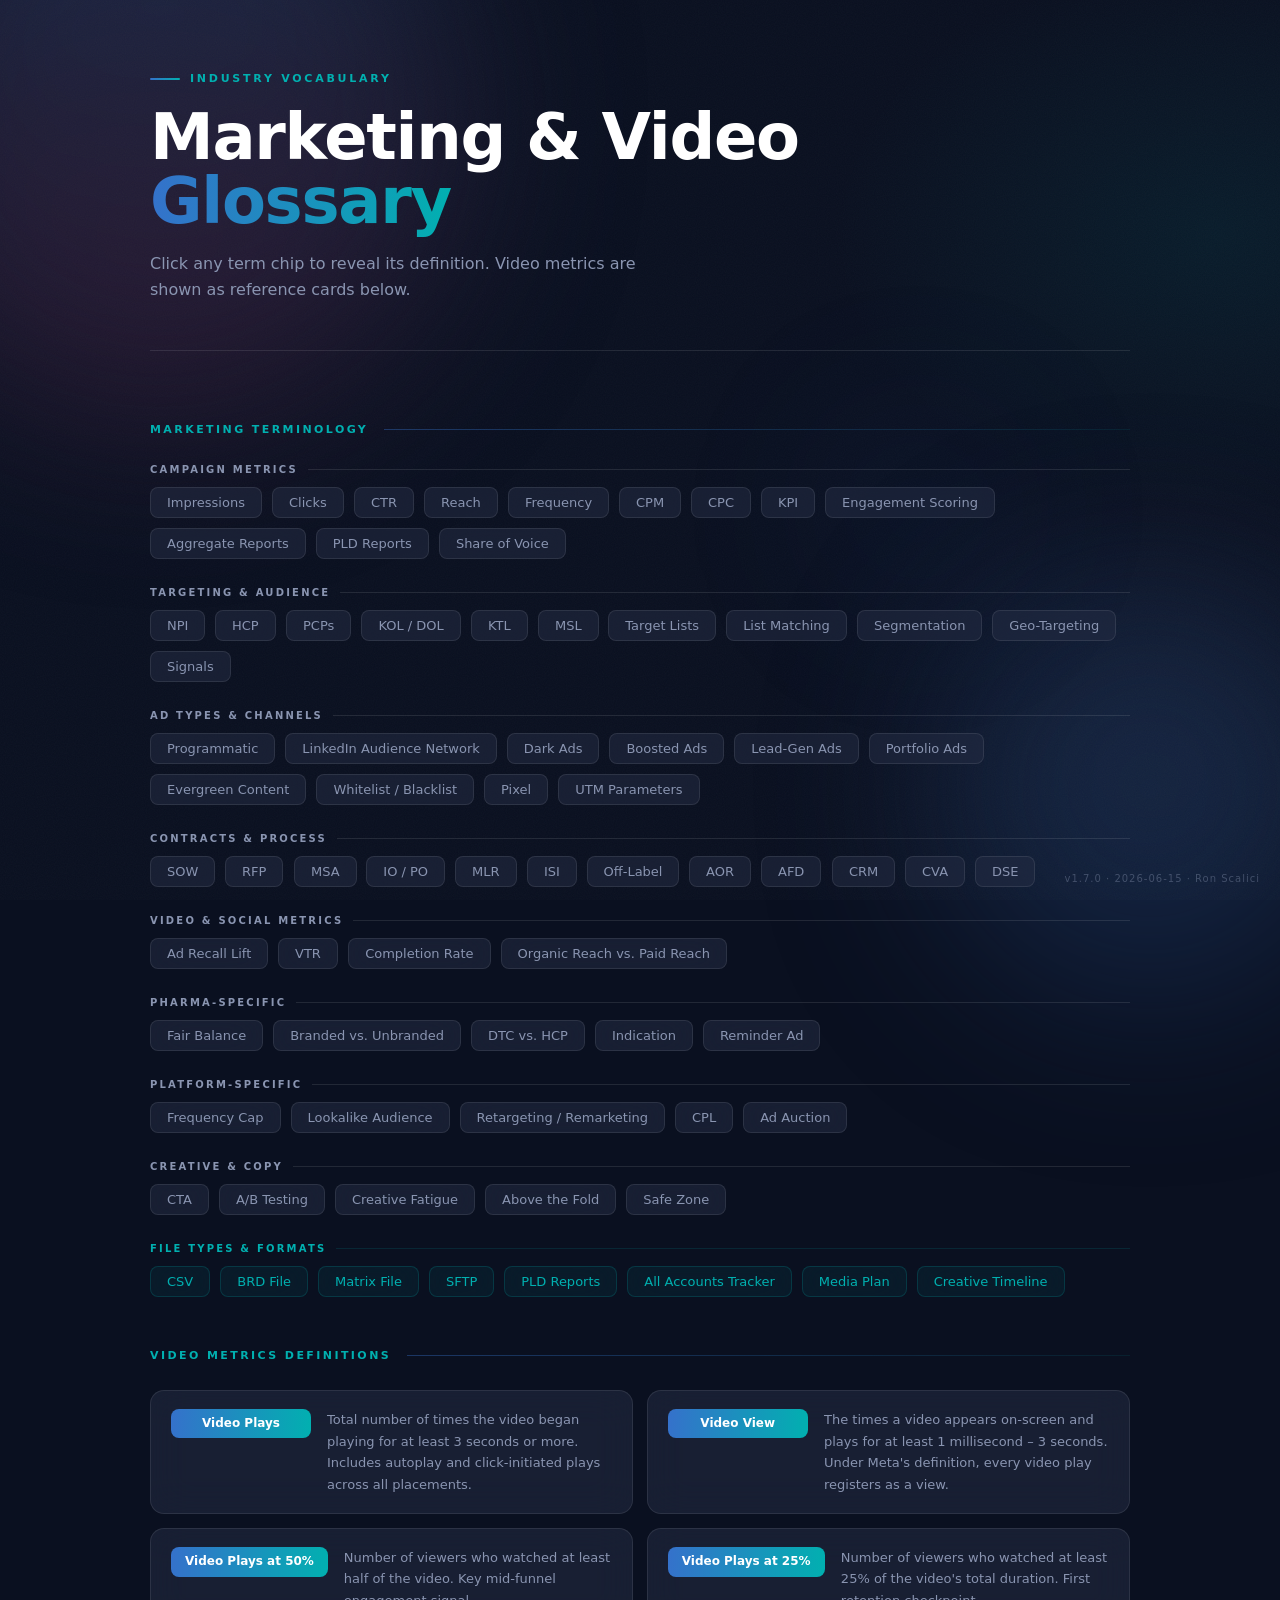
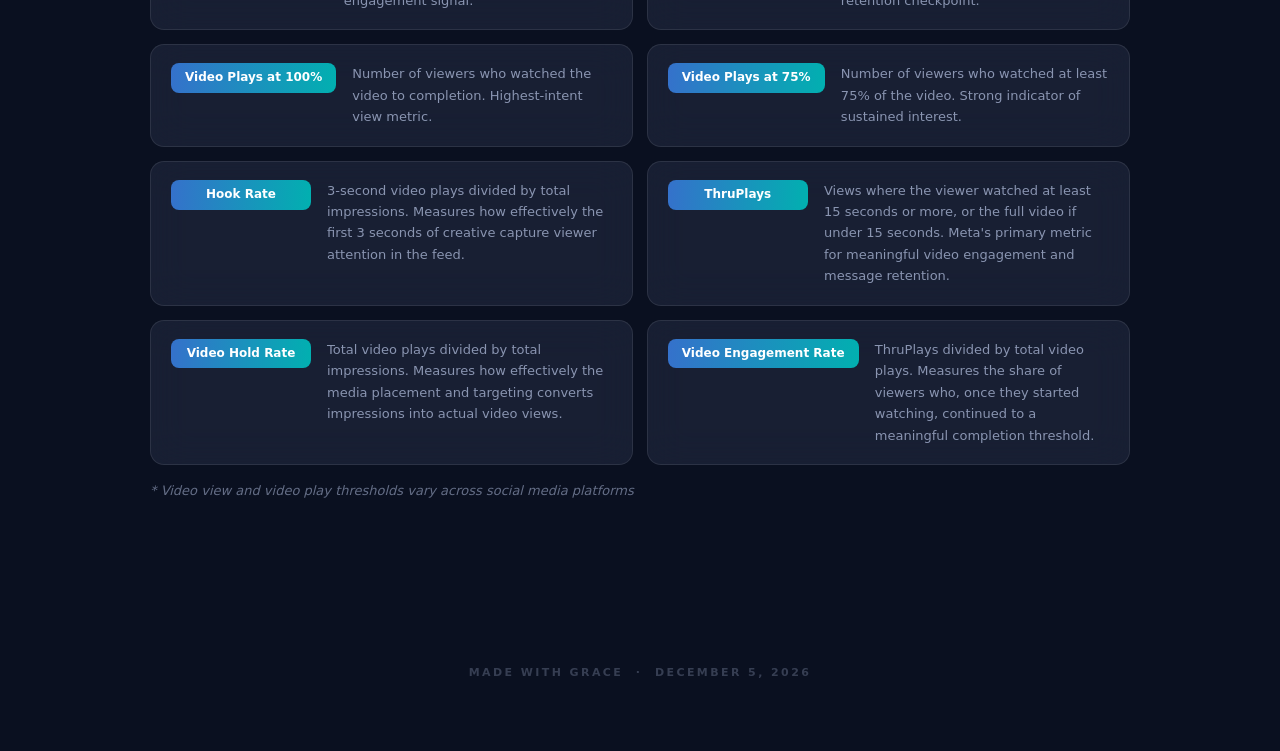
<file: glossary/index.html>
<!DOCTYPE html>
<html lang="en">
<head>
<meta charset="UTF-8">
<meta name="viewport" content="width=device-width, initial-scale=1.0">
<title>EQ5 Glossary — Marketing & Video Metrics</title>
<link rel="stylesheet" href="../eq5.css">
</head>
<body>

<div class="blob blob-1"></div>
<div class="blob blob-2"></div>
<div class="blob blob-3"></div>

<div class="page-wrap">

  <div class="page-header">
    <div class="eyebrow">Industry Vocabulary</div>
    <h1>Marketing &amp; Video<br><span class="grad">Glossary</span></h1>
    <p class="page-subtitle">Click any term chip to reveal its definition. Video metrics are shown as reference cards below.</p>
  </div>

  <div class="section-header" style="margin:52px 0 28px">
    <span class="section-title">Marketing Terminology</span>
    <div class="section-line"></div>
  </div>

  <div id="termGrid"></div>

  <div class="section-header" style="margin:52px 0 28px">
    <span class="section-title">Video Metrics Definitions</span>
    <div class="section-line"></div>
  </div>

  <div class="video-metrics-grid">
    <div class="vm-card"><div class="vm-pill">Video Plays</div><div class="vm-card-body">Total number of times the video began playing for at least 3 seconds or more. Includes autoplay and click-initiated plays across all placements.</div></div>
    <div class="vm-card"><div class="vm-pill">Video View</div><div class="vm-card-body">The times a video appears on-screen and plays for at least 1 millisecond – 3 seconds. Under Meta's definition, every video play registers as a view.</div></div>
    <div class="vm-card"><div class="vm-pill">Video Plays at 50%</div><div class="vm-card-body">Number of viewers who watched at least half of the video. Key mid-funnel engagement signal.</div></div>
    <div class="vm-card"><div class="vm-pill">Video Plays at 25%</div><div class="vm-card-body">Number of viewers who watched at least 25% of the video's total duration. First retention checkpoint.</div></div>
    <div class="vm-card"><div class="vm-pill">Video Plays at 100%</div><div class="vm-card-body">Number of viewers who watched the video to completion. Highest-intent view metric.</div></div>
    <div class="vm-card"><div class="vm-pill">Video Plays at 75%</div><div class="vm-card-body">Number of viewers who watched at least 75% of the video. Strong indicator of sustained interest.</div></div>
    <div class="vm-card"><div class="vm-pill">Hook Rate</div><div class="vm-card-body">3-second video plays divided by total impressions. Measures how effectively the first 3 seconds of creative capture viewer attention in the feed.</div></div>
    <div class="vm-card"><div class="vm-pill">ThruPlays</div><div class="vm-card-body">Views where the viewer watched at least 15 seconds or more, or the full video if under 15 seconds. Meta's primary metric for meaningful video engagement and message retention.</div></div>
    <div class="vm-card"><div class="vm-pill">Video Hold Rate</div><div class="vm-card-body">Total video plays divided by total impressions. Measures how effectively the media placement and targeting converts impressions into actual video views.</div></div>
    <div class="vm-card"><div class="vm-pill">Video Engagement Rate</div><div class="vm-card-body">ThruPlays divided by total video plays. Measures the share of viewers who, once they started watching, continued to a meaningful completion threshold.</div></div>
  </div>

  <p class="vm-footnote">* Video view and video play thresholds vary across social media platforms</p>

</div>

<div class="page-footer">Made with Grace &nbsp;·&nbsp; <span id="page-date"></span></div>
<div class="version-badge">v1.7.0 · 2026-06-15 · Ron Scalici</div>

<script>
document.getElementById('page-date').textContent = new Date().toLocaleDateString('en-US', { month: 'long', day: 'numeric', year: 'numeric' });

const termCategories = [
  { label: "Campaign Metrics", terms: [
    { abbr: "Impressions", def: "The total number of times an ad is displayed, regardless of whether it's clicked." },
    { abbr: "Clicks", def: "The number of times users actively click on an ad." },
    { abbr: "CTR", def: "Click-Through Rate — the percentage of people who clicked an ad out of total impressions. Measures ad engagement effectiveness." },
    { abbr: "Reach", def: "The number of unique individuals who saw your ad at least once during a campaign period." },
    { abbr: "Frequency", def: "The average number of times a single user sees an ad during a campaign period. Too high = ad fatigue; too low = low recall." },
    { abbr: "CPM", def: "Cost Per Mille — the cost of 1,000 ad impressions. A common pricing model for display advertising." },
    { abbr: "CPC", def: "Cost Per Click — the cost an advertiser pays each time a user clicks their ad." },
    { abbr: "KPI", def: "Key Performance Indicator — measurable metrics used to evaluate whether a campaign is meeting its goals (e.g., CTR, reach, engagement score)." },
    { abbr: "Engagement Scoring", def: "A proprietary metric that assigns a score to each HCP based on how frequently and deeply they interact with campaign content." },
    { abbr: "Aggregate Reports", def: "Summarized campaign performance data across all channels, showing combined metrics rather than individual user data." },
    { abbr: "PLD Reports", def: "Physician-Level Data Reports — reports that break down campaign performance metrics by individual NPI/doctor." },
    { abbr: "Share of Voice", def: "The percentage of total ad impressions in a category that belong to one brand versus its competitors." },
  ]},
  { label: "Targeting & Audience", terms: [
    { abbr: "NPI", def: "National Provider Identifier — a unique 10-digit ID assigned to every licensed healthcare provider in the US, used to precisely target individual doctors in campaigns." },
    { abbr: "HCP", def: "Healthcare Professional — any licensed medical provider (doctor, physician, specialist, NP, PA, etc.) targeted in pharma marketing." },
    { abbr: "PCPs", def: "Primary Care Physicians — general practice doctors who are often a core target audience in HCP marketing campaigns." },
    { abbr: "KOL / DOL", def: "Key Opinion Leader / Digital Opinion Leader — influential physicians or healthcare voices whose endorsement carries weight in the medical community." },
    { abbr: "KTL", def: "Key Thought Leader — similar to KOL; a leading physician in a specific therapeutic area whose influence shapes clinical practice." },
    { abbr: "MSL", def: "Medical Science Liaison — a field-based scientific expert who builds relationships with KOLs and communicates clinical data." },
    { abbr: "Target Lists", def: "Curated lists of specific HCPs (identified by NPI) that a pharma client wants to reach with their campaign." },
    { abbr: "List Matching", def: "The process of matching a target list of HCPs (by NPI) against a platform's user database to determine how many can be reached." },
    { abbr: "Segmentation", def: "Dividing a target list into sub-groups based on specialty, geography, prescribing behavior, or other criteria to tailor messaging." },
    { abbr: "Geo-Targeting", def: "Delivering ads to users based on their geographic location (country, state, city, or radius)." },
    { abbr: "Signals", def: "Behavioral data points (page visits, content engagement, search behavior) used to indicate a doctor's interest or intent." },
  ]},
  { label: "Ad Types & Channels", terms: [
    { abbr: "Programmatic", def: "Automated, data-driven digital ad buying across display networks. Ads are served in real time based on targeting parameters." },
    { abbr: "LinkedIn Audience Network", def: "A programmatic extension of LinkedIn that serves ads beyond LinkedIn itself, to partner apps and sites, while retaining LinkedIn's professional targeting data." },
    { abbr: "Dark Ads", def: "Sponsored social media posts that don't appear on the brand's public page — visible only to the targeted audience." },
    { abbr: "Boosted Ads", def: "Social media posts that are paid to reach a wider or more targeted audience beyond organic followers." },
    { abbr: "Lead-Gen Ads", def: "Advertisements designed to capture user contact information or intent data (e.g., form fills, email sign-ups)." },
    { abbr: "Portfolio Ads", def: "Ad formats that showcase multiple products or messages within a single creative unit." },
    { abbr: "Evergreen Content", def: "Marketing content that remains relevant and useful over a long period without needing to be updated frequently." },
    { abbr: "Whitelist / Blacklist", def: "Whitelist = approved sites/channels where ads can run. Blacklist = excluded sites/channels to protect brand safety." },
    { abbr: "Pixel", def: "A small piece of code placed on a website that tracks user behavior, enabling retargeting and conversion measurement." },
    { abbr: "UTM Parameters", def: "Tracking tags added to URLs that identify the source, medium, and campaign driving traffic to a landing page (used in Google Analytics)." },
  ]},
  { label: "Contracts & Process", terms: [
    { abbr: "SOW", def: "Statement of Work — a document outlining the scope, deliverables, timeline, and cost of a project before work begins." },
    { abbr: "RFP", def: "Request for Proposal — a document sent by a client to agencies or vendors, inviting them to submit proposals for a project." },
    { abbr: "MSA", def: "Master Service Agreement — a contract that establishes the terms and conditions governing the ongoing relationship between two parties." },
    { abbr: "IO / PO", def: "Insertion Order / Purchase Order — formal documents confirming the terms of an ad buy between an agency and a media vendor." },
    { abbr: "MLR", def: "Medical, Legal, Regulatory — the internal approval process all pharma marketing materials must pass before going live." },
    { abbr: "ISI", def: "Important Safety Information — required FDA-mandated safety disclosures included in all pharmaceutical advertising." },
    { abbr: "Off-Label", def: "Promoting a drug for a use not approved by the FDA. Strictly regulated — pharma marketers must stay within approved indications." },
    { abbr: "AOR", def: "Agency of Record — the single agency designated as the primary advertising partner for a brand or company." },
    { abbr: "AFD", def: "Approved for Distribution — a status designation indicating that a piece of creative or content has passed all necessary MLR reviews and is cleared to be distributed or deployed." },
    { abbr: "CRM", def: "Customer Relationship Management — software used to manage client relationships, pipelines, and communications (e.g., Pipedrive)." },
    { abbr: "CVA", def: "Core Visual Aid — the primary branded presentation or leave-behind used by a sales rep during an HCP visit." },
    { abbr: "DSE", def: "Digital Sales Enablement — tools and content that help sales reps (like MSLs) engage HCPs more effectively in the field." },
  ]},
  { label: "Video & Social Metrics", terms: [
    { abbr: "Ad Recall Lift", def: "An estimated metric (used by Meta) measuring how many additional people remember seeing your ad compared to those who didn't see it." },
    { abbr: "VTR", def: "View-Through Rate — the percentage of ad impressions that resulted in a video view (typically to completion or a defined threshold). Calculated as ThruPlays ÷ Impressions." },
    { abbr: "Completion Rate", def: "The percentage of video plays that reached 100%. Similar to VTR but calculated against plays, not impressions." },
    { abbr: "Organic Reach vs. Paid Reach", def: "Organic reach = people who saw your content without ad spend. Paid reach = people reached through a promoted/sponsored placement." },
  ]},
  { label: "Pharma-Specific", terms: [
    { abbr: "Fair Balance", def: "The FDA requirement that all pharma ads present risks and benefits with equal prominence." },
    { abbr: "Branded vs. Unbranded", def: "Branded ads name a specific drug and its indication. Unbranded (disease awareness) ads discuss a condition without naming a product." },
    { abbr: "DTC vs. HCP", def: "Direct-to-Consumer ads target patients; HCP ads target healthcare professionals. Each has distinct messaging rules, regulatory requirements, and channel strategies." },
    { abbr: "Indication", def: "The FDA-approved condition or disease a drug is authorized to treat. All pharma marketing must stay within the approved indication." },
    { abbr: "Reminder Ad", def: "A pharma ad format that names the drug but makes no efficacy or safety claims — therefore exempt from fair balance requirements." },
  ]},
  { label: "Platform-Specific", terms: [
    { abbr: "Frequency Cap", def: "A setting that limits how many times a single user sees the same ad within a defined time window. Prevents overexposure and ad fatigue." },
    { abbr: "Lookalike Audience", def: "A targeting method where a platform finds new users who share behavioral and demographic traits with an existing audience (e.g., your NPI list)." },
    { abbr: "Retargeting / Remarketing", def: "Serving ads to users who have already interacted with your content or visited a page — re-engaging warm audiences." },
    { abbr: "CPL", def: "Cost Per Lead — the average cost to acquire one lead (form fill, sign-up, etc.). Common KPI for lead-gen ad campaigns." },
    { abbr: "Ad Auction", def: "The real-time automated process platforms use to determine which ads get shown, to whom, and at what price — based on bid, budget, and relevance score." },
  ]},
  { label: "Creative & Copy", terms: [
    { abbr: "CTA", def: "Call to Action — the specific action an ad asks the viewer to take (e.g., 'Learn More,' 'Request a Sample,' 'Visit Site')." },
    { abbr: "A/B Testing", def: "Running two versions of an ad simultaneously (changing one variable) to determine which performs better. Also called split testing." },
    { abbr: "Creative Fatigue", def: "When an audience has seen an ad so many times that engagement drops significantly. Usually signals it's time to refresh the creative." },
    { abbr: "Above the Fold", def: "The portion of a webpage or ad visible without scrolling. High-priority placement for key messaging and CTAs." },
    { abbr: "Safe Zone", def: "The area of an ad where text and key visuals must be placed to avoid being cropped or obscured across different placements and screen sizes." },
  ]},
  { label: "File Types & Formats", isFiles: true, terms: [
    { abbr: "CSV", def: "Comma-Separated Values — a plain text file format used to store tabular data such as NPI target lists and campaign reports." },
    { abbr: "BRD File", def: "Brand Reference Document — a file containing brand guidelines, logo usage rules, color palettes, and typography standards." },
    { abbr: "Matrix File", def: "A structured spreadsheet organizing all ad copy variations, sizes, channels, and annotated claims for a campaign. Central to the MLR submission process." },
    { abbr: "SFTP", def: "Secure File Transfer Protocol — an encrypted method of transferring files between systems, commonly used to send finalized ad assets to media buyers." },
    { abbr: "PLD Reports", def: "Physician-Level Data Reports — exported data files (often CSV) that break down campaign performance metrics by individual NPI/doctor." },
    { abbr: "All Accounts Tracker", def: "An internal document (usually a spreadsheet) that provides a running overview of all active client accounts — including campaign status, key contacts, deadlines, and deliverables." },
    { abbr: "Media Plan", def: "A structured document outlining where, when, and how ads will run across channels. Includes placement details, flight dates, budget allocation, targeting parameters, and ad formats." },
    { abbr: "Creative Timeline", def: "A project management document that maps out every step of the creative development process — from kickoff through final approval — with assigned owners and due dates." },
  ]},
];

const grid = document.getElementById('termGrid');
let activeChip = null, activePanel = null;

termCategories.forEach(cat => {
  const section = document.createElement('div');
  section.className = 'term-category';
  const label = document.createElement('div');
  label.className = 'term-category-label' + (cat.isFiles ? ' files' : '');
  label.textContent = cat.label;
  section.appendChild(label);
  const chipRow = document.createElement('div');
  chipRow.className = 'term-grid';
  cat.terms.forEach(t => {
    const chip = document.createElement('div');
    chip.className = 'term-chip' + (cat.isFiles ? ' cyan-chip' : '');
    chip.textContent = t.abbr;
    const panel = document.createElement('div');
    panel.className = 'term-def-panel';
    panel.innerHTML = `<strong>${t.abbr}</strong>${t.def}`;
    chip.addEventListener('click', () => {
      if (activeChip && activeChip !== chip) {
        activeChip.classList.remove('active');
        activePanel.classList.remove('visible');
        if (activePanel.parentNode) activePanel.parentNode.removeChild(activePanel);
      }
      if (activeChip === chip) {
        chip.classList.remove('active');
        panel.classList.remove('visible');
        if (panel.parentNode) panel.parentNode.removeChild(panel);
        activeChip = null; activePanel = null;
      } else {
        chip.classList.add('active');
        chip.insertAdjacentElement('afterend', panel);
        panel.classList.add('visible');
        activeChip = chip; activePanel = panel;
        setTimeout(() => panel.scrollIntoView({ behavior: 'smooth', block: 'nearest' }), 50);
      }
    });
    chipRow.appendChild(chip);
  });
  section.appendChild(chipRow);
  grid.appendChild(section);
});
</script>
</body>
</html>
</file>
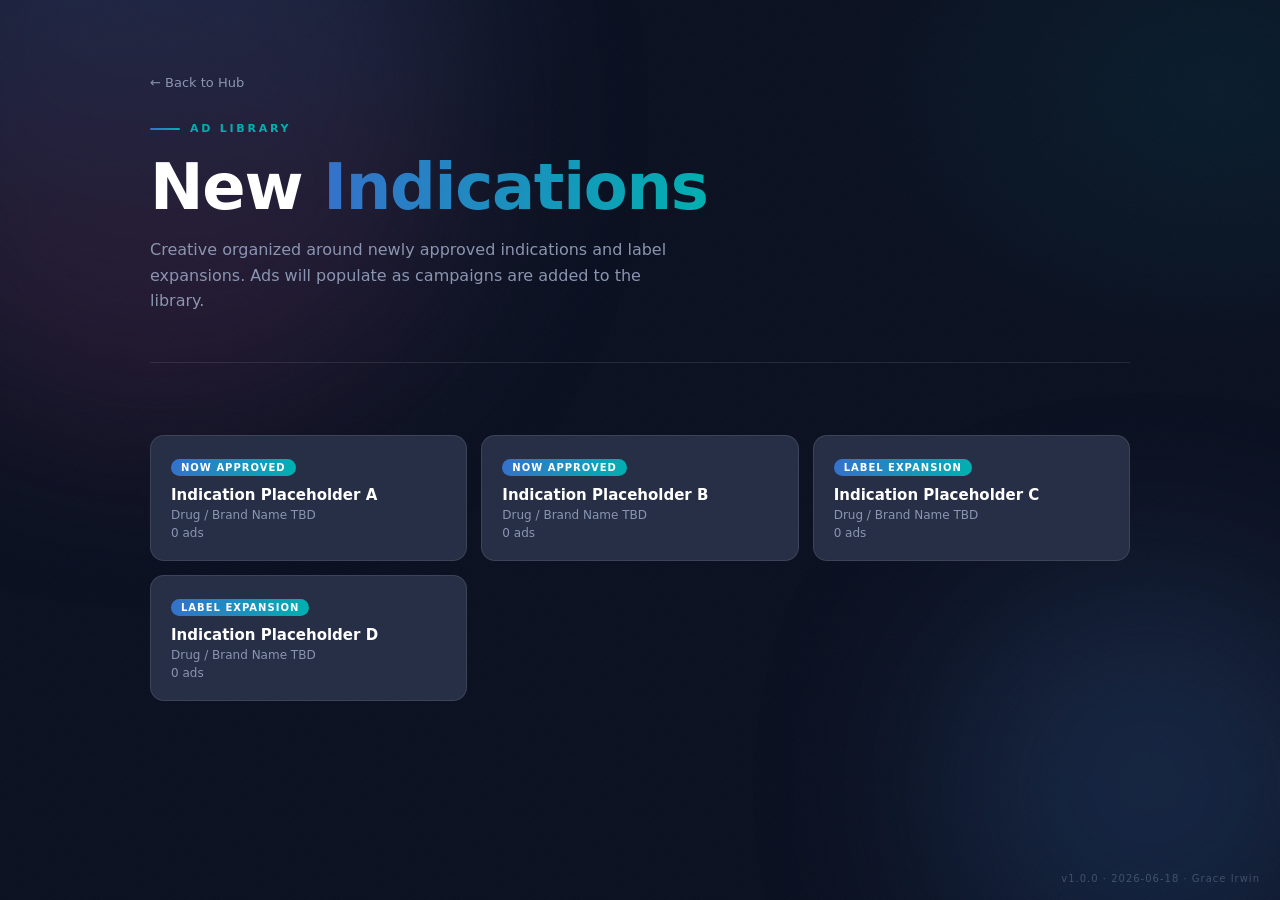
<file: new-indications/index.html>
<!DOCTYPE html>
<html lang="en">
<head>
<meta charset="UTF-8">
<meta name="viewport" content="width=device-width, initial-scale=1.0">
<title>New Indications — EQ5 Creative</title>
<link rel="stylesheet" href="../eq5.css">
<style>
.back-link { display: inline-flex; align-items: center; gap: 6px; font-size: 13px; color: var(--muted); text-decoration: none; margin-bottom: 2rem; transition: color 0.15s; }
.back-link:hover { color: var(--white); }
.indication-grid { display: grid; grid-template-columns: repeat(auto-fit, minmax(260px, 1fr)); gap: 14px; margin-bottom: 2rem; }
.indication-card { background: var(--surface); border: 1px solid var(--border); border-radius: 14px; padding: 20px; cursor: pointer; transition: border-color 0.2s; }
.indication-card:hover { border-color: var(--cyan); }
.indication-card.active { border-color: var(--cyan-alt); background: var(--surface-deep); }
.indication-badge { display: inline-block; font-size: 10px; font-weight: 700; letter-spacing: 0.1em; text-transform: uppercase; padding: 3px 10px; border-radius: 99px; background: var(--gradient); color: var(--white); margin-bottom: 10px; }
.indication-name { font-size: 15px; font-weight: 700; color: var(--white); margin-bottom: 4px; }
.indication-drug { font-size: 12px; color: var(--muted); margin-bottom: 4px; }
.indication-count { font-size: 12px; color: var(--muted); }
.indication-detail { display: none; background: var(--surface); border: 1px solid var(--cyan-alt); border-radius: 14px; padding: 20px; margin-bottom: 2rem; animation: fadeUp 0.2s ease both; }
.indication-detail.visible { display: block; }
.detail-heading { font-size: 16px; font-weight: 700; color: var(--white); margin-bottom: 4px; }
.detail-sub { font-size: 13px; color: var(--muted); margin-bottom: 16px; }
.empty-state { font-size: 13px; color: var(--muted); font-style: italic; }
</style>
</head>
<body>
<div class="blob blob-1"></div>
<div class="blob blob-2"></div>
<div class="page-wrap">
  <a class="back-link" href="../">← Back to Hub</a>
  <div class="page-header">
    <div class="eyebrow">Ad Library</div>
    <h1>New <span class="grad">Indications</span></h1>
    <p class="page-subtitle">Creative organized around newly approved indications and label expansions. Ads will populate as campaigns are added to the library.</p>
  </div>

  <div class="indication-grid">
    <div class="indication-card" onclick="showIndication(this)">
      <div class="indication-badge">Now Approved</div>
      <div class="indication-name">Indication Placeholder A</div>
      <div class="indication-drug">Drug / Brand Name TBD</div>
      <div class="indication-count">0 ads</div>
    </div>
    <div class="indication-card" onclick="showIndication(this)">
      <div class="indication-badge">Now Approved</div>
      <div class="indication-name">Indication Placeholder B</div>
      <div class="indication-drug">Drug / Brand Name TBD</div>
      <div class="indication-count">0 ads</div>
    </div>
    <div class="indication-card" onclick="showIndication(this)">
      <div class="indication-badge">Label Expansion</div>
      <div class="indication-name">Indication Placeholder C</div>
      <div class="indication-drug">Drug / Brand Name TBD</div>
      <div class="indication-count">0 ads</div>
    </div>
    <div class="indication-card" onclick="showIndication(this)">
      <div class="indication-badge">Label Expansion</div>
      <div class="indication-name">Indication Placeholder D</div>
      <div class="indication-drug">Drug / Brand Name TBD</div>
      <div class="indication-count">0 ads</div>
    </div>
  </div>

  <div class="indication-detail" id="indicationDetail">
    <div class="detail-heading" id="indicationDetailTitle"></div>
    <div class="detail-sub" id="indicationDetailSub"></div>
    <p class="empty-state">No ads for this indication yet. Ads will populate here once data is available from the ad library.</p>
  </div>
</div>

<div class="version-badge">v1.0.0 · 2026-06-18 · Grace Irwin</div>

<script>
function showIndication(card) {
  document.querySelectorAll('.indication-card').forEach(c => c.classList.remove('active'));
  card.classList.add('active');
  document.getElementById('indicationDetailTitle').textContent = card.querySelector('.indication-name').textContent;
  document.getElementById('indicationDetailSub').textContent = card.querySelector('.indication-drug').textContent;
  const detail = document.getElementById('indicationDetail');
  detail.classList.add('visible');
  setTimeout(() => detail.scrollIntoView({ behavior: 'smooth', block: 'nearest' }), 50);
}
</script>
</body>
</html>
</file>
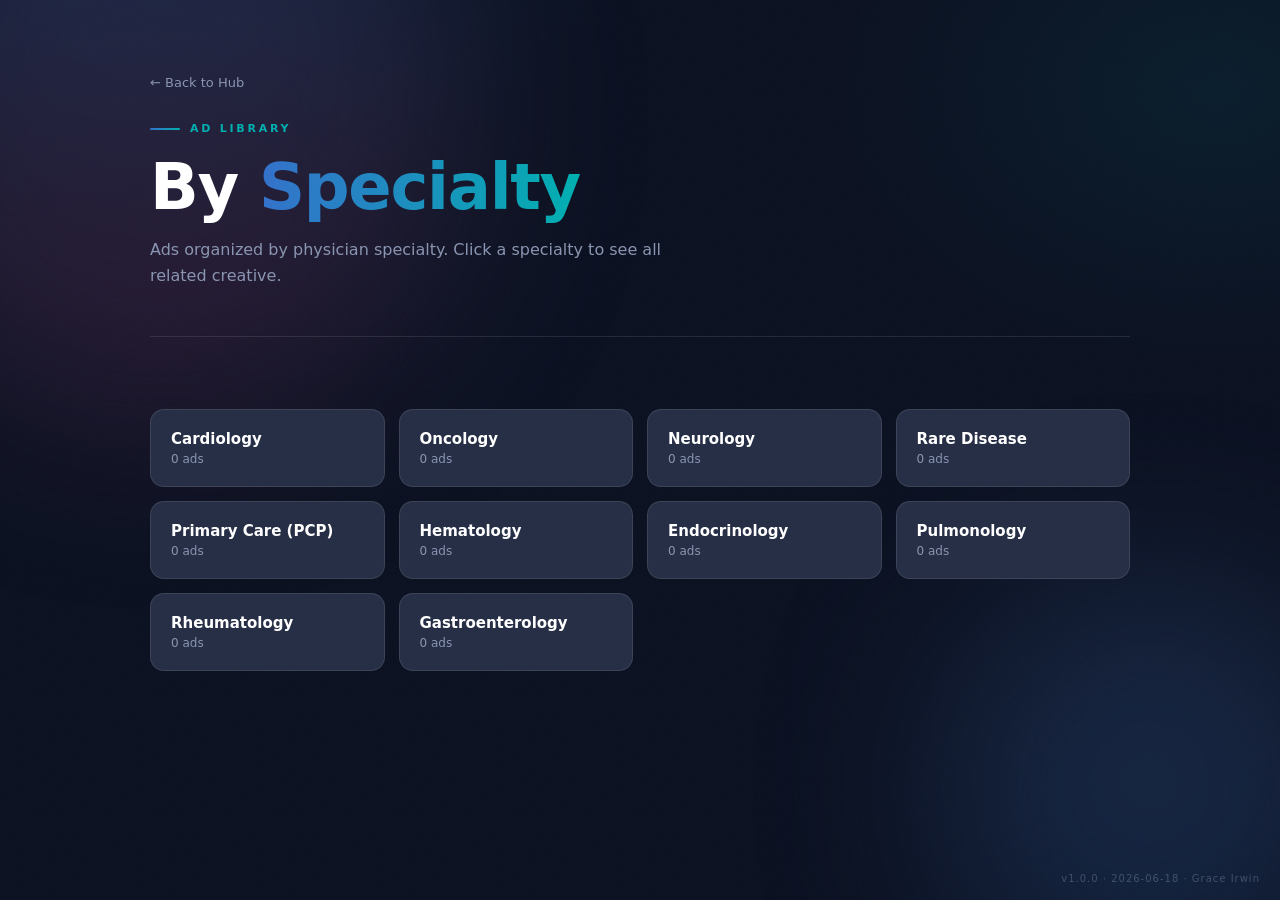
<file: specialty/index.html>
<!DOCTYPE html>
<html lang="en">
<head>
<meta charset="UTF-8">
<meta name="viewport" content="width=device-width, initial-scale=1.0">
<title>By Specialty — EQ5 Creative</title>
<link rel="stylesheet" href="../eq5.css">
<style>
.back-link { display: inline-flex; align-items: center; gap: 6px; font-size: 13px; color: var(--muted); text-decoration: none; margin-bottom: 2rem; transition: color 0.15s; }
.back-link:hover { color: var(--white); }
.specialty-grid { display: grid; grid-template-columns: repeat(auto-fit, minmax(220px, 1fr)); gap: 14px; margin-bottom: 2rem; }
.specialty-card { background: var(--surface); border: 1px solid var(--border); border-radius: 14px; padding: 20px; cursor: pointer; transition: border-color 0.2s; }
.specialty-card:hover { border-color: var(--cyan); }
.specialty-card.active { border-color: var(--cyan-alt); background: var(--surface-deep); }
.specialty-name { font-size: 15px; font-weight: 700; color: var(--white); margin-bottom: 4px; }
.specialty-count { font-size: 12px; color: var(--muted); }
.specialty-detail { display: none; background: var(--surface); border: 1px solid var(--cyan-alt); border-radius: 14px; padding: 20px; margin-bottom: 2rem; animation: fadeUp 0.2s ease both; }
.specialty-detail.visible { display: block; }
.detail-heading { font-size: 16px; font-weight: 700; color: var(--white); margin-bottom: 16px; }
.empty-state { font-size: 13px; color: var(--muted); font-style: italic; }
</style>
</head>
<body>
<div class="blob blob-1"></div>
<div class="blob blob-2"></div>
<div class="page-wrap">
  <a class="back-link" href="../">← Back to Hub</a>
  <div class="page-header">
    <div class="eyebrow">Ad Library</div>
    <h1>By <span class="grad">Specialty</span></h1>
    <p class="page-subtitle">Ads organized by physician specialty. Click a specialty to see all related creative.</p>
  </div>

  <div class="specialty-grid">
    <div class="specialty-card" onclick="showSpecialty('cardiology', this)">
      <div class="specialty-name">Cardiology</div>
      <div class="specialty-count">0 ads</div>
    </div>
    <div class="specialty-card" onclick="showSpecialty('oncology', this)">
      <div class="specialty-name">Oncology</div>
      <div class="specialty-count">0 ads</div>
    </div>
    <div class="specialty-card" onclick="showSpecialty('neurology', this)">
      <div class="specialty-name">Neurology</div>
      <div class="specialty-count">0 ads</div>
    </div>
    <div class="specialty-card" onclick="showSpecialty('rare-disease', this)">
      <div class="specialty-name">Rare Disease</div>
      <div class="specialty-count">0 ads</div>
    </div>
    <div class="specialty-card" onclick="showSpecialty('pcp', this)">
      <div class="specialty-name">Primary Care (PCP)</div>
      <div class="specialty-count">0 ads</div>
    </div>
    <div class="specialty-card" onclick="showSpecialty('hematology', this)">
      <div class="specialty-name">Hematology</div>
      <div class="specialty-count">0 ads</div>
    </div>
    <div class="specialty-card" onclick="showSpecialty('endocrinology', this)">
      <div class="specialty-name">Endocrinology</div>
      <div class="specialty-count">0 ads</div>
    </div>
    <div class="specialty-card" onclick="showSpecialty('pulmonology', this)">
      <div class="specialty-name">Pulmonology</div>
      <div class="specialty-count">0 ads</div>
    </div>
    <div class="specialty-card" onclick="showSpecialty('rheumatology', this)">
      <div class="specialty-name">Rheumatology</div>
      <div class="specialty-count">0 ads</div>
    </div>
    <div class="specialty-card" onclick="showSpecialty('gastroenterology', this)">
      <div class="specialty-name">Gastroenterology</div>
      <div class="specialty-count">0 ads</div>
    </div>
  </div>

  <div class="specialty-detail" id="specialtyDetail">
    <div class="detail-heading" id="specialtyDetailTitle"></div>
    <p class="empty-state">No ads in this specialty yet. Ads will populate here once data is available from the ad library.</p>
  </div>
</div>

<div class="version-badge">v1.0.0 · 2026-06-18 · Grace Irwin</div>

<script>
function showSpecialty(id, card) {
  document.querySelectorAll('.specialty-card').forEach(c => c.classList.remove('active'));
  card.classList.add('active');
  document.getElementById('specialtyDetailTitle').textContent = card.querySelector('.specialty-name').textContent;
  const detail = document.getElementById('specialtyDetail');
  detail.classList.add('visible');
  setTimeout(() => detail.scrollIntoView({ behavior: 'smooth', block: 'nearest' }), 50);
}
</script>
</body>
</html>
</file>
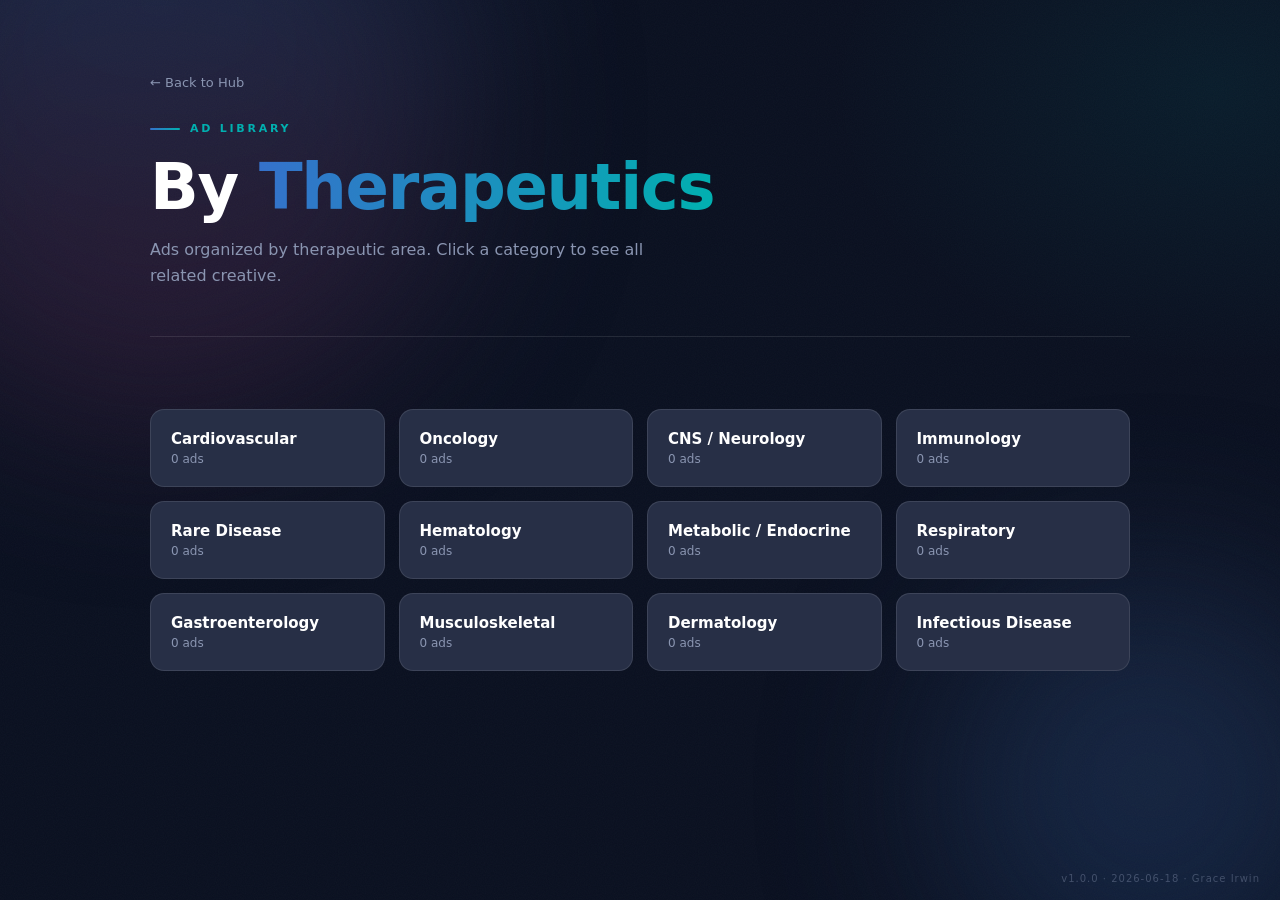
<file: therapeutics/index.html>
<!DOCTYPE html>
<html lang="en">
<head>
<meta charset="UTF-8">
<meta name="viewport" content="width=device-width, initial-scale=1.0">
<title>By Therapeutics — EQ5 Creative</title>
<link rel="stylesheet" href="../eq5.css">
<style>
.back-link { display: inline-flex; align-items: center; gap: 6px; font-size: 13px; color: var(--muted); text-decoration: none; margin-bottom: 2rem; transition: color 0.15s; }
.back-link:hover { color: var(--white); }
.therapeutic-grid { display: grid; grid-template-columns: repeat(auto-fit, minmax(220px, 1fr)); gap: 14px; margin-bottom: 2rem; }
.therapeutic-card { background: var(--surface); border: 1px solid var(--border); border-radius: 14px; padding: 20px; cursor: pointer; transition: border-color 0.2s; }
.therapeutic-card:hover { border-color: var(--cyan); }
.therapeutic-card.active { border-color: var(--cyan-alt); background: var(--surface-deep); }
.therapeutic-name { font-size: 15px; font-weight: 700; color: var(--white); margin-bottom: 4px; }
.therapeutic-count { font-size: 12px; color: var(--muted); }
.therapeutic-detail { display: none; background: var(--surface); border: 1px solid var(--cyan-alt); border-radius: 14px; padding: 20px; margin-bottom: 2rem; animation: fadeUp 0.2s ease both; }
.therapeutic-detail.visible { display: block; }
.detail-heading { font-size: 16px; font-weight: 700; color: var(--white); margin-bottom: 16px; }
.empty-state { font-size: 13px; color: var(--muted); font-style: italic; }
</style>
</head>
<body>
<div class="blob blob-1"></div>
<div class="blob blob-2"></div>
<div class="page-wrap">
  <a class="back-link" href="../">← Back to Hub</a>
  <div class="page-header">
    <div class="eyebrow">Ad Library</div>
    <h1>By <span class="grad">Therapeutics</span></h1>
    <p class="page-subtitle">Ads organized by therapeutic area. Click a category to see all related creative.</p>
  </div>

  <div class="therapeutic-grid">
    <div class="therapeutic-card" onclick="showTherapeutic(this)">
      <div class="therapeutic-name">Cardiovascular</div>
      <div class="therapeutic-count">0 ads</div>
    </div>
    <div class="therapeutic-card" onclick="showTherapeutic(this)">
      <div class="therapeutic-name">Oncology</div>
      <div class="therapeutic-count">0 ads</div>
    </div>
    <div class="therapeutic-card" onclick="showTherapeutic(this)">
      <div class="therapeutic-name">CNS / Neurology</div>
      <div class="therapeutic-count">0 ads</div>
    </div>
    <div class="therapeutic-card" onclick="showTherapeutic(this)">
      <div class="therapeutic-name">Immunology</div>
      <div class="therapeutic-count">0 ads</div>
    </div>
    <div class="therapeutic-card" onclick="showTherapeutic(this)">
      <div class="therapeutic-name">Rare Disease</div>
      <div class="therapeutic-count">0 ads</div>
    </div>
    <div class="therapeutic-card" onclick="showTherapeutic(this)">
      <div class="therapeutic-name">Hematology</div>
      <div class="therapeutic-count">0 ads</div>
    </div>
    <div class="therapeutic-card" onclick="showTherapeutic(this)">
      <div class="therapeutic-name">Metabolic / Endocrine</div>
      <div class="therapeutic-count">0 ads</div>
    </div>
    <div class="therapeutic-card" onclick="showTherapeutic(this)">
      <div class="therapeutic-name">Respiratory</div>
      <div class="therapeutic-count">0 ads</div>
    </div>
    <div class="therapeutic-card" onclick="showTherapeutic(this)">
      <div class="therapeutic-name">Gastroenterology</div>
      <div class="therapeutic-count">0 ads</div>
    </div>
    <div class="therapeutic-card" onclick="showTherapeutic(this)">
      <div class="therapeutic-name">Musculoskeletal</div>
      <div class="therapeutic-count">0 ads</div>
    </div>
    <div class="therapeutic-card" onclick="showTherapeutic(this)">
      <div class="therapeutic-name">Dermatology</div>
      <div class="therapeutic-count">0 ads</div>
    </div>
    <div class="therapeutic-card" onclick="showTherapeutic(this)">
      <div class="therapeutic-name">Infectious Disease</div>
      <div class="therapeutic-count">0 ads</div>
    </div>
  </div>

  <div class="therapeutic-detail" id="therapeuticDetail">
    <div class="detail-heading" id="therapeuticDetailTitle"></div>
    <p class="empty-state">No ads in this therapeutic area yet. Ads will populate here once data is available from the ad library.</p>
  </div>
</div>

<div class="version-badge">v1.0.0 · 2026-06-18 · Grace Irwin</div>

<script>
function showTherapeutic(card) {
  document.querySelectorAll('.therapeutic-card').forEach(c => c.classList.remove('active'));
  card.classList.add('active');
  document.getElementById('therapeuticDetailTitle').textContent = card.querySelector('.therapeutic-name').textContent;
  const detail = document.getElementById('therapeuticDetail');
  detail.classList.add('visible');
  setTimeout(() => detail.scrollIntoView({ behavior: 'smooth', block: 'nearest' }), 50);
}
</script>
</body>
</html>
</file>
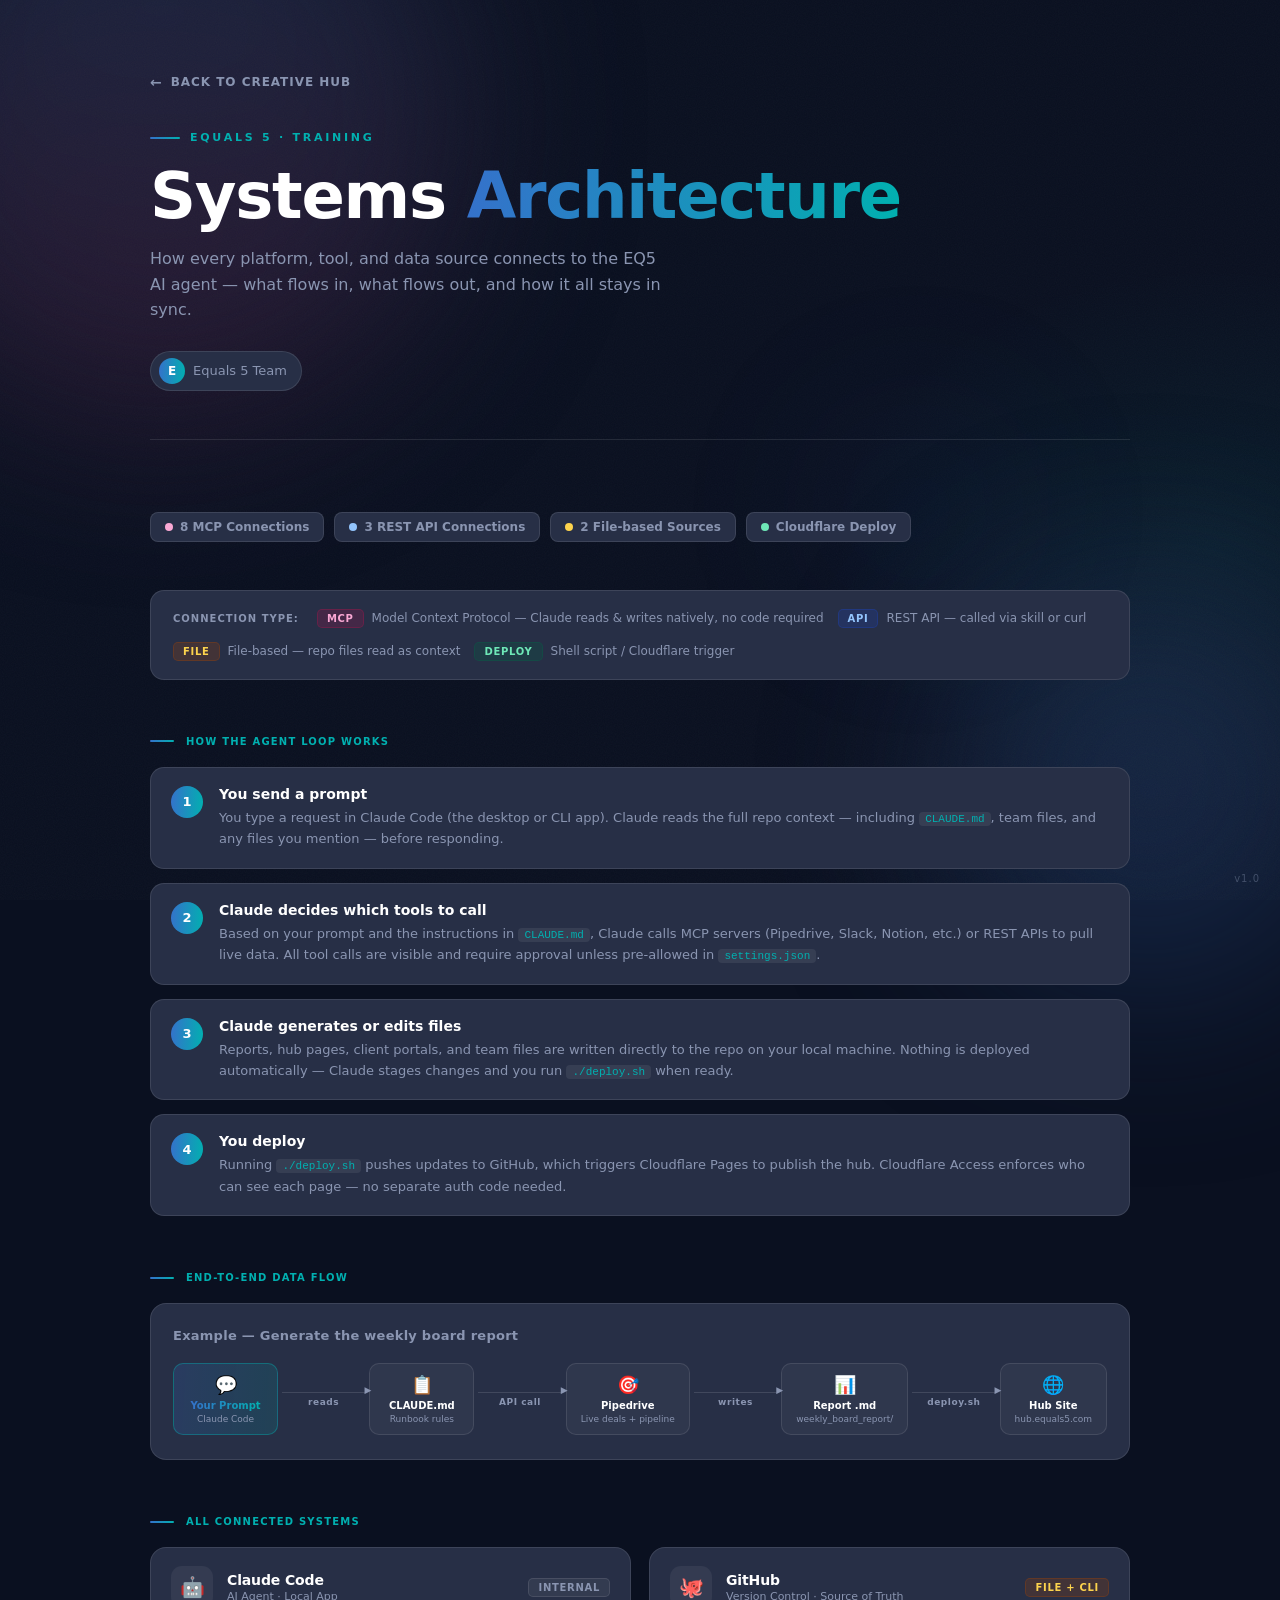
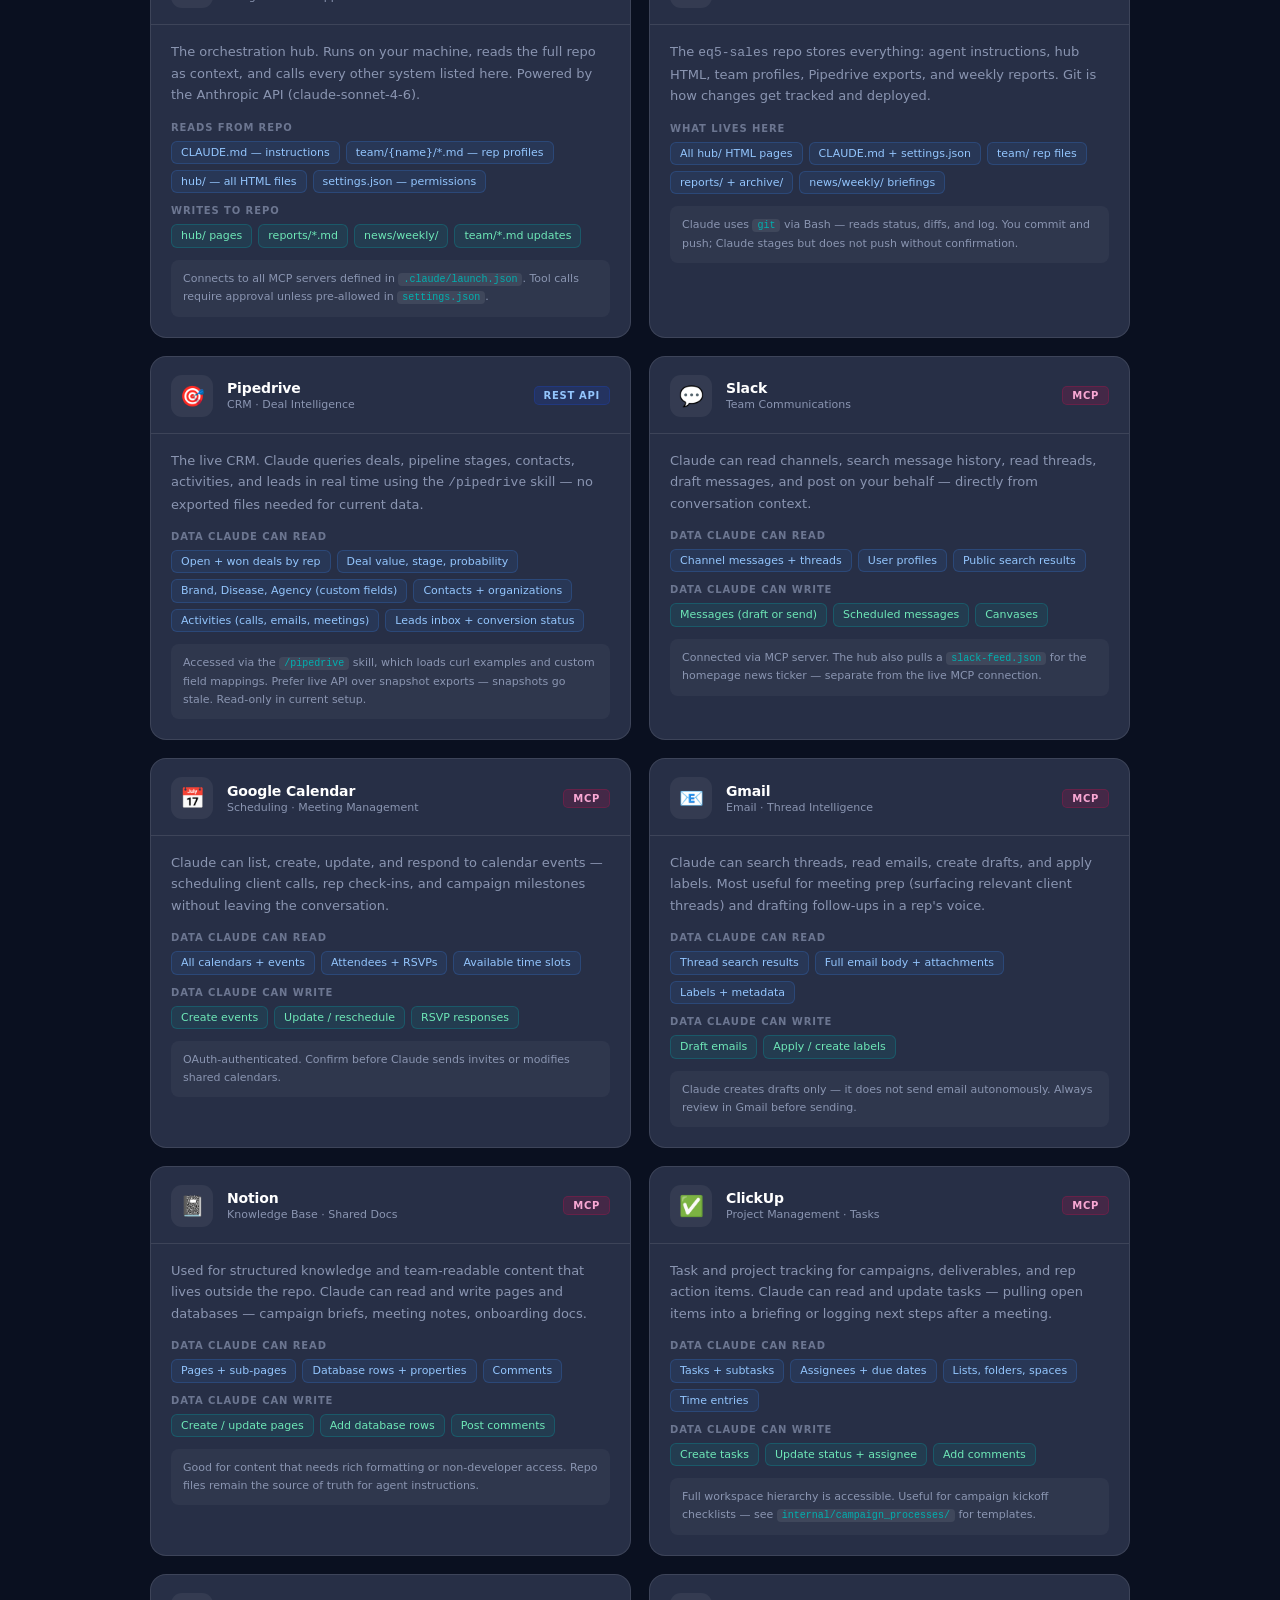
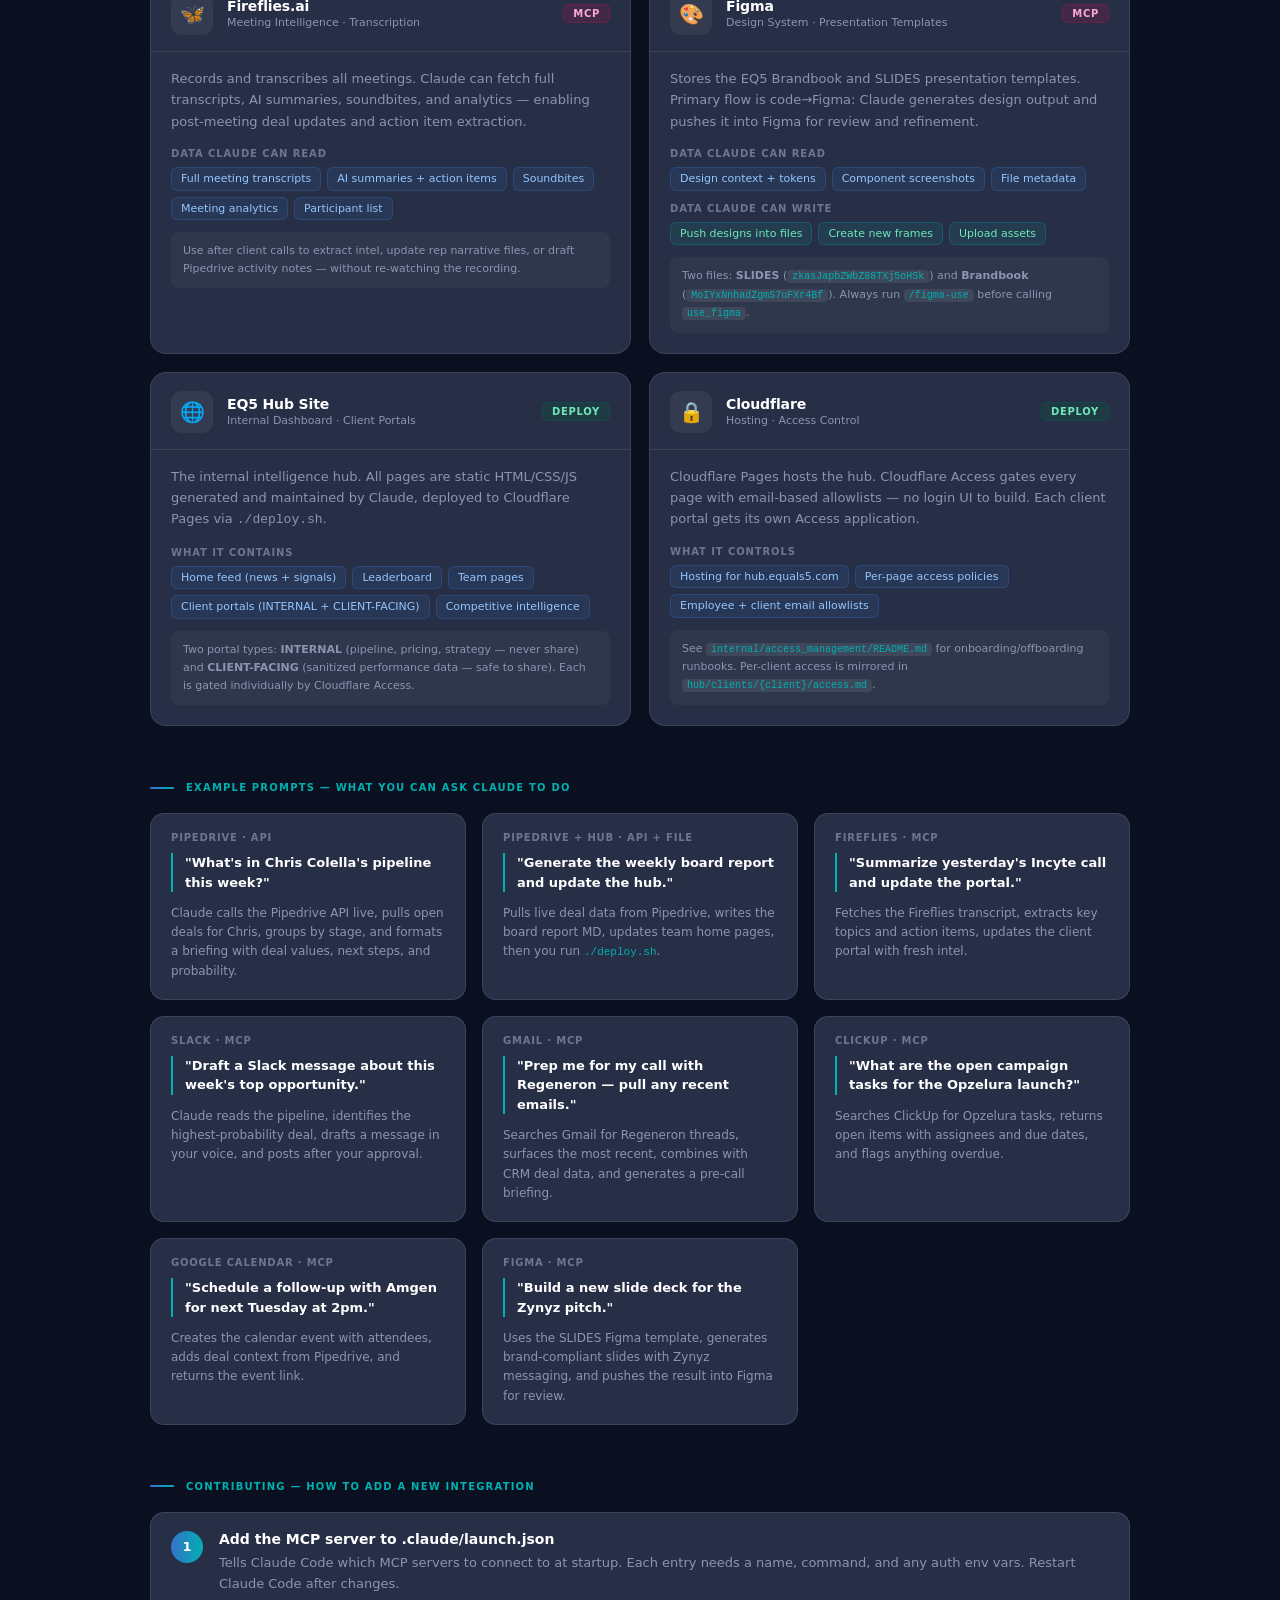
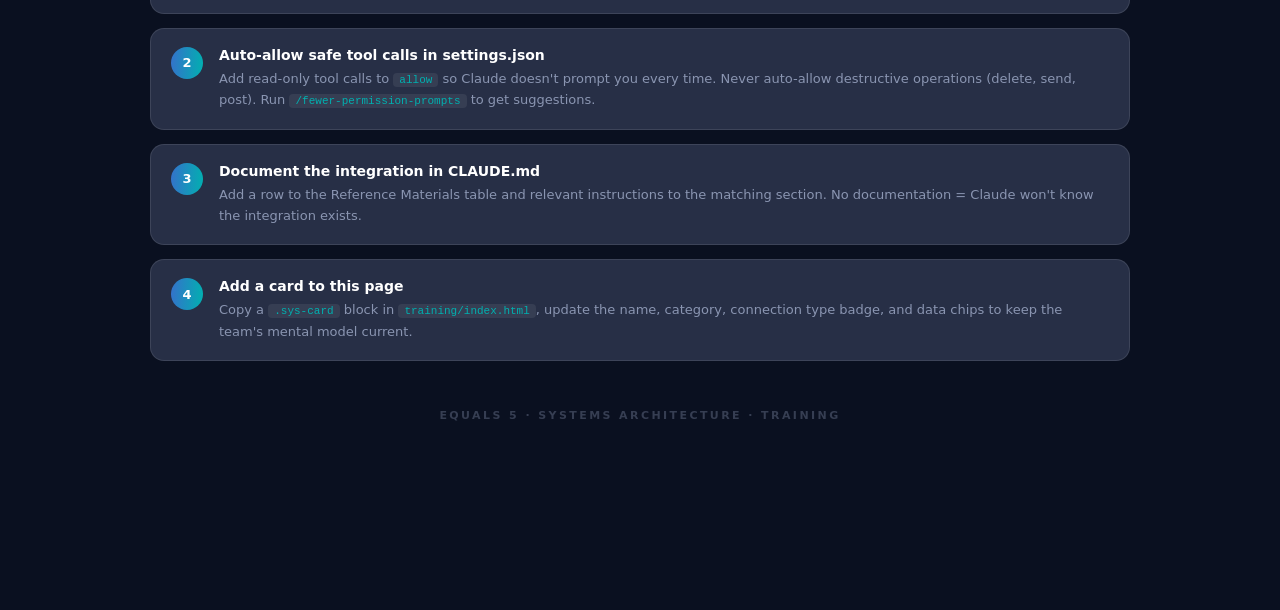
<file: training/index.html>
<!DOCTYPE html>
<html lang="en">
<head>
<meta charset="UTF-8">
<meta name="viewport" content="width=device-width, initial-scale=1.0">
<title>EQ5 Systems Architecture — Training</title>
<link rel="stylesheet" href="../eq5.css">
<style>

/* ── Back nav ── */
.back-nav {
  margin-bottom: 40px;
}
.back-link {
  display: inline-flex; align-items: center; gap: 8px;
  font-size: 12px; font-weight: 700; letter-spacing: 0.08em; text-transform: uppercase;
  color: var(--muted); text-decoration: none;
  transition: color 0.2s;
}
.back-link:hover { color: var(--cyan); }
.back-link::before { content: '←'; font-size: 14px; }

/* ── Meta strip ── */
.meta-strip { display: flex; gap: 10px; flex-wrap: wrap; margin-bottom: 48px; }
.ms-chip {
  display: inline-flex; align-items: center; gap: 7px;
  background: var(--surface); border: 1px solid var(--border);
  border-radius: 8px; padding: 7px 14px;
  font-size: 12px; font-weight: 600; color: var(--muted);
}
.ms-chip .dot { width: 8px; height: 8px; border-radius: 50%; flex-shrink: 0; }

/* ── Section label ── */
.section-label {
  font-size: 10px; font-weight: 700; letter-spacing: 0.12em; text-transform: uppercase;
  color: var(--cyan); margin-bottom: 20px; margin-top: 56px;
  display: flex; align-items: center; gap: 12px;
}
.section-label::before { content: ''; display: inline-block; width: 24px; height: 2px; background: var(--gradient); border-radius: 2px; flex-shrink: 0; }
.section-label:first-of-type { margin-top: 0; }

/* ── Legend ── */
.legend-bar {
  background: var(--surface); border: 1px solid var(--border); border-radius: 14px;
  padding: 18px 22px; margin-bottom: 48px;
  display: flex; flex-wrap: wrap; gap: 14px; align-items: center;
}
.legend-bar-title { font-size: 10px; font-weight: 700; letter-spacing: 0.1em; text-transform: uppercase; color: var(--muted); margin-right: 4px; }
.legend-item { display: flex; align-items: center; gap: 8px; font-size: 12px; font-weight: 500; color: var(--muted); }
.lbadge { font-size: 10px; font-weight: 700; letter-spacing: 0.07em; padding: 3px 9px; border-radius: 5px; text-transform: uppercase; flex-shrink: 0; }
.lbadge.mcp     { background: rgba(157,23,77,0.25); color: #f9a8d4; border: 1px solid rgba(157,23,77,0.4); }
.lbadge.api     { background: rgba(30,64,175,0.25); color: #93c5fd; border: 1px solid rgba(30,64,175,0.4); }
.lbadge.file    { background: rgba(146,64,14,0.25); color: #fcd34d; border: 1px solid rgba(146,64,14,0.4); }
.lbadge.deploy  { background: rgba(6,95,70,0.25);  color: #6ee7b7; border: 1px solid rgba(6,95,70,0.4); }

/* ── How-it-works steps ── */
.how-steps { display: flex; flex-direction: column; gap: 14px; margin-bottom: 0; }
.how-step {
  display: flex; gap: 16px; align-items: flex-start;
  background: var(--surface); border: 1px solid var(--border); border-radius: 14px;
  padding: 18px 20px;
  transition: border-color 0.2s;
}
.how-step:hover { border-color: rgba(1,176,176,0.25); }
.step-num {
  width: 32px; height: 32px; border-radius: 50%; flex-shrink: 0;
  background: var(--gradient); color: #fff;
  display: flex; align-items: center; justify-content: center;
  font-size: 13px; font-weight: 800;
}
.step-title { font-size: 14px; font-weight: 700; color: var(--white); margin-bottom: 5px; }
.step-desc { font-size: 13px; color: var(--muted); line-height: 1.65; }
.step-desc code {
  font-family: 'SF Mono', 'Fira Code', monospace; font-size: 11px;
  background: rgba(255,255,255,0.07); padding: 1px 6px;
  border-radius: 4px; color: var(--cyan);
}

/* ── Flow diagram ── */
.flow-wrap {
  background: var(--surface); border: 1px solid var(--border); border-radius: 16px;
  padding: 24px 22px; overflow-x: auto;
}
.flow-title { font-size: 13px; font-weight: 600; color: var(--muted); margin-bottom: 20px; letter-spacing: 0.02em; }
.flow-row { display: flex; align-items: center; gap: 0; flex-wrap: nowrap; min-width: 640px; }
.flow-node {
  display: flex; flex-direction: column; align-items: center; justify-content: center;
  padding: 10px 14px; border-radius: 10px; border: 1px solid var(--border);
  background: rgba(255,255,255,0.04); text-align: center; min-width: 105px;
}
.flow-node.highlight {
  background: linear-gradient(93.8deg, rgba(53,113,203,0.2) 0%, rgba(1,176,176,0.15) 100%);
  border-color: rgba(1,176,176,0.4);
}
.fn-icon { font-size: 18px; margin-bottom: 4px; }
.fn-name { font-size: 10px; font-weight: 700; color: var(--white); line-height: 1.3; }
.fn-name.grad-text {
  background: var(--gradient);
  -webkit-background-clip: text; -webkit-text-fill-color: transparent; background-clip: text;
}
.fn-sub { font-size: 9px; color: var(--muted); margin-top: 2px; }
.flow-arrow {
  flex: 1; display: flex; flex-direction: column; align-items: center; justify-content: center;
  min-width: 52px; padding: 0 4px;
}
.flow-arrow-line {
  width: 100%; height: 1px; background: rgba(255,255,255,0.12); position: relative;
}
.flow-arrow-line::after {
  content: '▶'; position: absolute; right: -6px; top: -7px;
  font-size: 9px; color: var(--muted);
}
.flow-arrow-label { font-size: 9px; color: var(--muted); font-weight: 600; margin-top: 4px; letter-spacing: 0.06em; }

/* ── System cards ── */
.systems-grid {
  display: grid; grid-template-columns: repeat(auto-fill, minmax(340px, 1fr));
  gap: 18px;
}
.sys-card {
  background: var(--surface); border: 1px solid var(--border); border-radius: 16px;
  overflow: hidden; transition: border-color 0.2s, transform 0.15s;
}
.sys-card:hover { border-color: rgba(1,176,176,0.3); transform: translateY(-2px); }

.sys-card-header {
  display: flex; align-items: center; gap: 14px;
  padding: 18px 20px 16px; border-bottom: 1px solid var(--border);
}
.sys-icon {
  width: 42px; height: 42px; border-radius: 11px;
  background: rgba(255,255,255,0.06);
  display: flex; align-items: center; justify-content: center;
  font-size: 20px; flex-shrink: 0;
}
.sys-header-text { flex: 1; }
.sys-name { font-size: 14px; font-weight: 800; color: var(--white); letter-spacing: -0.01em; margin-bottom: 2px; }
.sys-category { font-size: 11px; font-weight: 500; color: var(--muted); }

.conn-badge {
  font-size: 10px; font-weight: 700; letter-spacing: 0.07em; text-transform: uppercase;
  padding: 3px 9px; border-radius: 5px; flex-shrink: 0;
}
.conn-badge.mcp    { background: rgba(157,23,77,0.25); color: #f9a8d4; border: 1px solid rgba(157,23,77,0.4); }
.conn-badge.api    { background: rgba(30,64,175,0.25); color: #93c5fd; border: 1px solid rgba(30,64,175,0.4); }
.conn-badge.file   { background: rgba(146,64,14,0.25); color: #fcd34d; border: 1px solid rgba(146,64,14,0.4); }
.conn-badge.deploy { background: rgba(6,95,70,0.25);  color: #6ee7b7; border: 1px solid rgba(6,95,70,0.4); }
.conn-badge.internal { background: rgba(255,255,255,0.06); color: var(--muted); border: 1px solid var(--border); }

.sys-card-body { padding: 16px 20px 20px; }
.sys-desc { font-size: 13px; color: var(--muted); line-height: 1.65; margin-bottom: 16px; }

.data-section { margin-bottom: 12px; }
.data-section-label {
  font-size: 10px; font-weight: 700; letter-spacing: 0.09em; text-transform: uppercase;
  color: var(--muted); margin-bottom: 8px; opacity: 0.7;
}
.data-chips { display: flex; flex-wrap: wrap; gap: 6px; }
.data-chip {
  font-size: 11px; font-weight: 500;
  background: rgba(255,255,255,0.05); border: 1px solid var(--border);
  color: var(--muted); padding: 3px 9px; border-radius: 6px; line-height: 1.4;
}
.data-chip.write { background: rgba(1,176,176,0.1); border-color: rgba(1,176,176,0.25); color: #6ee7b7; }
.data-chip.read  { background: rgba(53,113,203,0.12); border-color: rgba(53,113,203,0.3); color: #93c5fd; }

.conn-detail {
  font-size: 11px; color: var(--muted); background: rgba(255,255,255,0.04);
  border-radius: 8px; padding: 10px 12px; line-height: 1.65; margin-top: 8px;
}
.conn-detail code {
  font-family: 'SF Mono', 'Fira Code', monospace; font-size: 10px;
  background: rgba(255,255,255,0.08); padding: 1px 5px;
  border-radius: 4px; color: var(--cyan);
}

/* ── Prompt examples ── */
.examples-grid {
  display: grid; grid-template-columns: repeat(auto-fill, minmax(300px, 1fr));
  gap: 16px;
}
.ex-card {
  background: var(--surface); border: 1px solid var(--border); border-radius: 14px;
  padding: 18px 20px; transition: border-color 0.2s;
}
.ex-card:hover { border-color: rgba(1,176,176,0.3); }
.ex-system { font-size: 10px; font-weight: 700; letter-spacing: 0.08em; text-transform: uppercase; color: var(--muted); margin-bottom: 10px; opacity: 0.7; }
.ex-prompt {
  font-size: 13px; font-weight: 600; color: var(--white); line-height: 1.5;
  border-left: 2px solid var(--cyan); padding-left: 12px; margin-bottom: 12px;
}
.ex-what { font-size: 12px; color: var(--muted); line-height: 1.6; }

/* ── Contributing ── */
.contrib-steps { display: flex; flex-direction: column; gap: 14px; }

@media (max-width: 760px) {
  .systems-grid { grid-template-columns: 1fr; }
  .examples-grid { grid-template-columns: 1fr; }
}
</style>
</head>
<body>

<div class="blob blob-1"></div>
<div class="blob blob-2"></div>
<div class="blob blob-3"></div>

<div class="page-wrap">

  <div class="back-nav">
    <a href="../index.html" class="back-link">Back to Creative Hub</a>
  </div>

  <div class="page-header">
    <div class="eyebrow">Equals 5 · Training</div>
    <h1>Systems <span class="grad">Architecture</span></h1>
    <p class="page-subtitle">How every platform, tool, and data source connects to the EQ5 AI agent — what flows in, what flows out, and how it all stays in sync.</p>
    <div class="header-meta">
      <div class="author-chip">
        <div class="author-avatar">E</div>
        Equals 5 Team
      </div>
    </div>
  </div>

  <!-- Meta strip -->
  <div class="meta-strip">
    <div class="ms-chip"><div class="dot" style="background:#f9a8d4"></div> 8 MCP Connections</div>
    <div class="ms-chip"><div class="dot" style="background:#93c5fd"></div> 3 REST API Connections</div>
    <div class="ms-chip"><div class="dot" style="background:#fcd34d"></div> 2 File-based Sources</div>
    <div class="ms-chip"><div class="dot" style="background:#6ee7b7"></div> Cloudflare Deploy</div>
  </div>

  <!-- Legend -->
  <div class="legend-bar">
    <span class="legend-bar-title">Connection Type:</span>
    <div class="legend-item"><span class="lbadge mcp">MCP</span> Model Context Protocol — Claude reads &amp; writes natively, no code required</div>
    <div class="legend-item"><span class="lbadge api">API</span> REST API — called via skill or curl</div>
    <div class="legend-item"><span class="lbadge file">File</span> File-based — repo files read as context</div>
    <div class="legend-item"><span class="lbadge deploy">Deploy</span> Shell script / Cloudflare trigger</div>
  </div>

  <!-- How the agent loop works -->
  <div class="section-label">How the agent loop works</div>

  <div class="how-steps">
    <div class="how-step">
      <div class="step-num">1</div>
      <div>
        <div class="step-title">You send a prompt</div>
        <div class="step-desc">You type a request in Claude Code (the desktop or CLI app). Claude reads the full repo context — including <code>CLAUDE.md</code>, team files, and any files you mention — before responding.</div>
      </div>
    </div>
    <div class="how-step">
      <div class="step-num">2</div>
      <div>
        <div class="step-title">Claude decides which tools to call</div>
        <div class="step-desc">Based on your prompt and the instructions in <code>CLAUDE.md</code>, Claude calls MCP servers (Pipedrive, Slack, Notion, etc.) or REST APIs to pull live data. All tool calls are visible and require approval unless pre-allowed in <code>settings.json</code>.</div>
      </div>
    </div>
    <div class="how-step">
      <div class="step-num">3</div>
      <div>
        <div class="step-title">Claude generates or edits files</div>
        <div class="step-desc">Reports, hub pages, client portals, and team files are written directly to the repo on your local machine. Nothing is deployed automatically — Claude stages changes and you run <code>./deploy.sh</code> when ready.</div>
      </div>
    </div>
    <div class="how-step">
      <div class="step-num">4</div>
      <div>
        <div class="step-title">You deploy</div>
        <div class="step-desc">Running <code>./deploy.sh</code> pushes updates to GitHub, which triggers Cloudflare Pages to publish the hub. Cloudflare Access enforces who can see each page — no separate auth code needed.</div>
      </div>
    </div>
  </div>

  <!-- Flow diagram -->
  <div class="section-label">End-to-end data flow</div>

  <div class="flow-wrap">
    <div class="flow-title">Example — Generate the weekly board report</div>
    <div class="flow-row">
      <div class="flow-node highlight">
        <div class="fn-icon">💬</div>
        <div class="fn-name grad-text">Your Prompt</div>
        <div class="fn-sub">Claude Code</div>
      </div>
      <div class="flow-arrow">
        <div class="flow-arrow-line"></div>
        <div class="flow-arrow-label">reads</div>
      </div>
      <div class="flow-node">
        <div class="fn-icon">📋</div>
        <div class="fn-name">CLAUDE.md</div>
        <div class="fn-sub">Runbook rules</div>
      </div>
      <div class="flow-arrow">
        <div class="flow-arrow-line"></div>
        <div class="flow-arrow-label">API call</div>
      </div>
      <div class="flow-node">
        <div class="fn-icon">🎯</div>
        <div class="fn-name">Pipedrive</div>
        <div class="fn-sub">Live deals + pipeline</div>
      </div>
      <div class="flow-arrow">
        <div class="flow-arrow-line"></div>
        <div class="flow-arrow-label">writes</div>
      </div>
      <div class="flow-node">
        <div class="fn-icon">📊</div>
        <div class="fn-name">Report .md</div>
        <div class="fn-sub">weekly_board_report/</div>
      </div>
      <div class="flow-arrow">
        <div class="flow-arrow-line"></div>
        <div class="flow-arrow-label">deploy.sh</div>
      </div>
      <div class="flow-node">
        <div class="fn-icon">🌐</div>
        <div class="fn-name">Hub Site</div>
        <div class="fn-sub">hub.equals5.com</div>
      </div>
    </div>
  </div>

  <!-- System cards -->
  <div class="section-label">All Connected Systems</div>

  <div class="systems-grid">

    <div class="sys-card">
      <div class="sys-card-header">
        <div class="sys-icon">🤖</div>
        <div class="sys-header-text">
          <div class="sys-name">Claude Code</div>
          <div class="sys-category">AI Agent · Local App</div>
        </div>
        <span class="conn-badge internal">Internal</span>
      </div>
      <div class="sys-card-body">
        <div class="sys-desc">The orchestration hub. Runs on your machine, reads the full repo as context, and calls every other system listed here. Powered by the Anthropic API (claude-sonnet-4-6).</div>
        <div class="data-section">
          <div class="data-section-label">Reads from repo</div>
          <div class="data-chips">
            <span class="data-chip read">CLAUDE.md — instructions</span>
            <span class="data-chip read">team/{name}/*.md — rep profiles</span>
            <span class="data-chip read">hub/ — all HTML files</span>
            <span class="data-chip read">settings.json — permissions</span>
          </div>
        </div>
        <div class="data-section">
          <div class="data-section-label">Writes to repo</div>
          <div class="data-chips">
            <span class="data-chip write">hub/ pages</span>
            <span class="data-chip write">reports/*.md</span>
            <span class="data-chip write">news/weekly/</span>
            <span class="data-chip write">team/*.md updates</span>
          </div>
        </div>
        <div class="conn-detail">Connects to all MCP servers defined in <code>.claude/launch.json</code>. Tool calls require approval unless pre-allowed in <code>settings.json</code>.</div>
      </div>
    </div>

    <div class="sys-card">
      <div class="sys-card-header">
        <div class="sys-icon">🐙</div>
        <div class="sys-header-text">
          <div class="sys-name">GitHub</div>
          <div class="sys-category">Version Control · Source of Truth</div>
        </div>
        <span class="conn-badge file">File + CLI</span>
      </div>
      <div class="sys-card-body">
        <div class="sys-desc">The <code>eq5-sales</code> repo stores everything: agent instructions, hub HTML, team profiles, Pipedrive exports, and weekly reports. Git is how changes get tracked and deployed.</div>
        <div class="data-section">
          <div class="data-section-label">What lives here</div>
          <div class="data-chips">
            <span class="data-chip read">All hub/ HTML pages</span>
            <span class="data-chip read">CLAUDE.md + settings.json</span>
            <span class="data-chip read">team/ rep files</span>
            <span class="data-chip read">reports/ + archive/</span>
            <span class="data-chip read">news/weekly/ briefings</span>
          </div>
        </div>
        <div class="conn-detail">Claude uses <code>git</code> via Bash — reads status, diffs, and log. You commit and push; Claude stages but does not push without confirmation.</div>
      </div>
    </div>

    <div class="sys-card">
      <div class="sys-card-header">
        <div class="sys-icon">🎯</div>
        <div class="sys-header-text">
          <div class="sys-name">Pipedrive</div>
          <div class="sys-category">CRM · Deal Intelligence</div>
        </div>
        <span class="conn-badge api">REST API</span>
      </div>
      <div class="sys-card-body">
        <div class="sys-desc">The live CRM. Claude queries deals, pipeline stages, contacts, activities, and leads in real time using the <code>/pipedrive</code> skill — no exported files needed for current data.</div>
        <div class="data-section">
          <div class="data-section-label">Data Claude can read</div>
          <div class="data-chips">
            <span class="data-chip read">Open + won deals by rep</span>
            <span class="data-chip read">Deal value, stage, probability</span>
            <span class="data-chip read">Brand, Disease, Agency (custom fields)</span>
            <span class="data-chip read">Contacts + organizations</span>
            <span class="data-chip read">Activities (calls, emails, meetings)</span>
            <span class="data-chip read">Leads inbox + conversion status</span>
          </div>
        </div>
        <div class="conn-detail">Accessed via the <code>/pipedrive</code> skill, which loads curl examples and custom field mappings. Prefer live API over snapshot exports — snapshots go stale. Read-only in current setup.</div>
      </div>
    </div>

    <div class="sys-card">
      <div class="sys-card-header">
        <div class="sys-icon">💬</div>
        <div class="sys-header-text">
          <div class="sys-name">Slack</div>
          <div class="sys-category">Team Communications</div>
        </div>
        <span class="conn-badge mcp">MCP</span>
      </div>
      <div class="sys-card-body">
        <div class="sys-desc">Claude can read channels, search message history, read threads, draft messages, and post on your behalf — directly from conversation context.</div>
        <div class="data-section">
          <div class="data-section-label">Data Claude can read</div>
          <div class="data-chips">
            <span class="data-chip read">Channel messages + threads</span>
            <span class="data-chip read">User profiles</span>
            <span class="data-chip read">Public search results</span>
          </div>
        </div>
        <div class="data-section">
          <div class="data-section-label">Data Claude can write</div>
          <div class="data-chips">
            <span class="data-chip write">Messages (draft or send)</span>
            <span class="data-chip write">Scheduled messages</span>
            <span class="data-chip write">Canvases</span>
          </div>
        </div>
        <div class="conn-detail">Connected via MCP server. The hub also pulls a <code>slack-feed.json</code> for the homepage news ticker — separate from the live MCP connection.</div>
      </div>
    </div>

    <div class="sys-card">
      <div class="sys-card-header">
        <div class="sys-icon">📅</div>
        <div class="sys-header-text">
          <div class="sys-name">Google Calendar</div>
          <div class="sys-category">Scheduling · Meeting Management</div>
        </div>
        <span class="conn-badge mcp">MCP</span>
      </div>
      <div class="sys-card-body">
        <div class="sys-desc">Claude can list, create, update, and respond to calendar events — scheduling client calls, rep check-ins, and campaign milestones without leaving the conversation.</div>
        <div class="data-section">
          <div class="data-section-label">Data Claude can read</div>
          <div class="data-chips">
            <span class="data-chip read">All calendars + events</span>
            <span class="data-chip read">Attendees + RSVPs</span>
            <span class="data-chip read">Available time slots</span>
          </div>
        </div>
        <div class="data-section">
          <div class="data-section-label">Data Claude can write</div>
          <div class="data-chips">
            <span class="data-chip write">Create events</span>
            <span class="data-chip write">Update / reschedule</span>
            <span class="data-chip write">RSVP responses</span>
          </div>
        </div>
        <div class="conn-detail">OAuth-authenticated. Confirm before Claude sends invites or modifies shared calendars.</div>
      </div>
    </div>

    <div class="sys-card">
      <div class="sys-card-header">
        <div class="sys-icon">📧</div>
        <div class="sys-header-text">
          <div class="sys-name">Gmail</div>
          <div class="sys-category">Email · Thread Intelligence</div>
        </div>
        <span class="conn-badge mcp">MCP</span>
      </div>
      <div class="sys-card-body">
        <div class="sys-desc">Claude can search threads, read emails, create drafts, and apply labels. Most useful for meeting prep (surfacing relevant client threads) and drafting follow-ups in a rep's voice.</div>
        <div class="data-section">
          <div class="data-section-label">Data Claude can read</div>
          <div class="data-chips">
            <span class="data-chip read">Thread search results</span>
            <span class="data-chip read">Full email body + attachments</span>
            <span class="data-chip read">Labels + metadata</span>
          </div>
        </div>
        <div class="data-section">
          <div class="data-section-label">Data Claude can write</div>
          <div class="data-chips">
            <span class="data-chip write">Draft emails</span>
            <span class="data-chip write">Apply / create labels</span>
          </div>
        </div>
        <div class="conn-detail">Claude creates drafts only — it does not send email autonomously. Always review in Gmail before sending.</div>
      </div>
    </div>

    <div class="sys-card">
      <div class="sys-card-header">
        <div class="sys-icon">📓</div>
        <div class="sys-header-text">
          <div class="sys-name">Notion</div>
          <div class="sys-category">Knowledge Base · Shared Docs</div>
        </div>
        <span class="conn-badge mcp">MCP</span>
      </div>
      <div class="sys-card-body">
        <div class="sys-desc">Used for structured knowledge and team-readable content that lives outside the repo. Claude can read and write pages and databases — campaign briefs, meeting notes, onboarding docs.</div>
        <div class="data-section">
          <div class="data-section-label">Data Claude can read</div>
          <div class="data-chips">
            <span class="data-chip read">Pages + sub-pages</span>
            <span class="data-chip read">Database rows + properties</span>
            <span class="data-chip read">Comments</span>
          </div>
        </div>
        <div class="data-section">
          <div class="data-section-label">Data Claude can write</div>
          <div class="data-chips">
            <span class="data-chip write">Create / update pages</span>
            <span class="data-chip write">Add database rows</span>
            <span class="data-chip write">Post comments</span>
          </div>
        </div>
        <div class="conn-detail">Good for content that needs rich formatting or non-developer access. Repo files remain the source of truth for agent instructions.</div>
      </div>
    </div>

    <div class="sys-card">
      <div class="sys-card-header">
        <div class="sys-icon">✅</div>
        <div class="sys-header-text">
          <div class="sys-name">ClickUp</div>
          <div class="sys-category">Project Management · Tasks</div>
        </div>
        <span class="conn-badge mcp">MCP</span>
      </div>
      <div class="sys-card-body">
        <div class="sys-desc">Task and project tracking for campaigns, deliverables, and rep action items. Claude can read and update tasks — pulling open items into a briefing or logging next steps after a meeting.</div>
        <div class="data-section">
          <div class="data-section-label">Data Claude can read</div>
          <div class="data-chips">
            <span class="data-chip read">Tasks + subtasks</span>
            <span class="data-chip read">Assignees + due dates</span>
            <span class="data-chip read">Lists, folders, spaces</span>
            <span class="data-chip read">Time entries</span>
          </div>
        </div>
        <div class="data-section">
          <div class="data-section-label">Data Claude can write</div>
          <div class="data-chips">
            <span class="data-chip write">Create tasks</span>
            <span class="data-chip write">Update status + assignee</span>
            <span class="data-chip write">Add comments</span>
          </div>
        </div>
        <div class="conn-detail">Full workspace hierarchy is accessible. Useful for campaign kickoff checklists — see <code>internal/campaign_processes/</code> for templates.</div>
      </div>
    </div>

    <div class="sys-card">
      <div class="sys-card-header">
        <div class="sys-icon">🦋</div>
        <div class="sys-header-text">
          <div class="sys-name">Fireflies.ai</div>
          <div class="sys-category">Meeting Intelligence · Transcription</div>
        </div>
        <span class="conn-badge mcp">MCP</span>
      </div>
      <div class="sys-card-body">
        <div class="sys-desc">Records and transcribes all meetings. Claude can fetch full transcripts, AI summaries, soundbites, and analytics — enabling post-meeting deal updates and action item extraction.</div>
        <div class="data-section">
          <div class="data-section-label">Data Claude can read</div>
          <div class="data-chips">
            <span class="data-chip read">Full meeting transcripts</span>
            <span class="data-chip read">AI summaries + action items</span>
            <span class="data-chip read">Soundbites</span>
            <span class="data-chip read">Meeting analytics</span>
            <span class="data-chip read">Participant list</span>
          </div>
        </div>
        <div class="conn-detail">Use after client calls to extract intel, update rep narrative files, or draft Pipedrive activity notes — without re-watching the recording.</div>
      </div>
    </div>

    <div class="sys-card">
      <div class="sys-card-header">
        <div class="sys-icon">🎨</div>
        <div class="sys-header-text">
          <div class="sys-name">Figma</div>
          <div class="sys-category">Design System · Presentation Templates</div>
        </div>
        <span class="conn-badge mcp">MCP</span>
      </div>
      <div class="sys-card-body">
        <div class="sys-desc">Stores the EQ5 Brandbook and SLIDES presentation templates. Primary flow is code→Figma: Claude generates design output and pushes it into Figma for review and refinement.</div>
        <div class="data-section">
          <div class="data-section-label">Data Claude can read</div>
          <div class="data-chips">
            <span class="data-chip read">Design context + tokens</span>
            <span class="data-chip read">Component screenshots</span>
            <span class="data-chip read">File metadata</span>
          </div>
        </div>
        <div class="data-section">
          <div class="data-section-label">Data Claude can write</div>
          <div class="data-chips">
            <span class="data-chip write">Push designs into files</span>
            <span class="data-chip write">Create new frames</span>
            <span class="data-chip write">Upload assets</span>
          </div>
        </div>
        <div class="conn-detail">Two files: <strong>SLIDES</strong> (<code>zkasJapbZWbZ88TXj5oHSk</code>) and <strong>Brandbook</strong> (<code>MoIYxNnhadZgmS7uFXr4Bf</code>). Always run <code>/figma-use</code> before calling <code>use_figma</code>.</div>
      </div>
    </div>

    <div class="sys-card">
      <div class="sys-card-header">
        <div class="sys-icon">🌐</div>
        <div class="sys-header-text">
          <div class="sys-name">EQ5 Hub Site</div>
          <div class="sys-category">Internal Dashboard · Client Portals</div>
        </div>
        <span class="conn-badge deploy">Deploy</span>
      </div>
      <div class="sys-card-body">
        <div class="sys-desc">The internal intelligence hub. All pages are static HTML/CSS/JS generated and maintained by Claude, deployed to Cloudflare Pages via <code>./deploy.sh</code>.</div>
        <div class="data-section">
          <div class="data-section-label">What it contains</div>
          <div class="data-chips">
            <span class="data-chip read">Home feed (news + signals)</span>
            <span class="data-chip read">Leaderboard</span>
            <span class="data-chip read">Team pages</span>
            <span class="data-chip read">Client portals (INTERNAL + CLIENT-FACING)</span>
            <span class="data-chip read">Competitive intelligence</span>
          </div>
        </div>
        <div class="conn-detail">Two portal types: <strong>INTERNAL</strong> (pipeline, pricing, strategy — never share) and <strong>CLIENT-FACING</strong> (sanitized performance data — safe to share). Each is gated individually by Cloudflare Access.</div>
      </div>
    </div>

    <div class="sys-card">
      <div class="sys-card-header">
        <div class="sys-icon">🔒</div>
        <div class="sys-header-text">
          <div class="sys-name">Cloudflare</div>
          <div class="sys-category">Hosting · Access Control</div>
        </div>
        <span class="conn-badge deploy">Deploy</span>
      </div>
      <div class="sys-card-body">
        <div class="sys-desc">Cloudflare Pages hosts the hub. Cloudflare Access gates every page with email-based allowlists — no login UI to build. Each client portal gets its own Access application.</div>
        <div class="data-section">
          <div class="data-section-label">What it controls</div>
          <div class="data-chips">
            <span class="data-chip read">Hosting for hub.equals5.com</span>
            <span class="data-chip read">Per-page access policies</span>
            <span class="data-chip read">Employee + client email allowlists</span>
          </div>
        </div>
        <div class="conn-detail">See <code>internal/access_management/README.md</code> for onboarding/offboarding runbooks. Per-client access is mirrored in <code>hub/clients/{client}/access.md</code>.</div>
      </div>
    </div>

  </div><!-- /systems-grid -->

  <!-- Example prompts -->
  <div class="section-label">Example prompts — what you can ask Claude to do</div>

  <div class="examples-grid">

    <div class="ex-card">
      <div class="ex-system">Pipedrive · API</div>
      <div class="ex-prompt">"What's in Chris Colella's pipeline this week?"</div>
      <div class="ex-what">Claude calls the Pipedrive API live, pulls open deals for Chris, groups by stage, and formats a briefing with deal values, next steps, and probability.</div>
    </div>

    <div class="ex-card">
      <div class="ex-system">Pipedrive + Hub · API + File</div>
      <div class="ex-prompt">"Generate the weekly board report and update the hub."</div>
      <div class="ex-what">Pulls live deal data from Pipedrive, writes the board report MD, updates team home pages, then you run <code style="font-size:11px;color:var(--cyan)">./deploy.sh</code>.</div>
    </div>

    <div class="ex-card">
      <div class="ex-system">Fireflies · MCP</div>
      <div class="ex-prompt">"Summarize yesterday's Incyte call and update the portal."</div>
      <div class="ex-what">Fetches the Fireflies transcript, extracts key topics and action items, updates the client portal with fresh intel.</div>
    </div>

    <div class="ex-card">
      <div class="ex-system">Slack · MCP</div>
      <div class="ex-prompt">"Draft a Slack message about this week's top opportunity."</div>
      <div class="ex-what">Claude reads the pipeline, identifies the highest-probability deal, drafts a message in your voice, and posts after your approval.</div>
    </div>

    <div class="ex-card">
      <div class="ex-system">Gmail · MCP</div>
      <div class="ex-prompt">"Prep me for my call with Regeneron — pull any recent emails."</div>
      <div class="ex-what">Searches Gmail for Regeneron threads, surfaces the most recent, combines with CRM deal data, and generates a pre-call briefing.</div>
    </div>

    <div class="ex-card">
      <div class="ex-system">ClickUp · MCP</div>
      <div class="ex-prompt">"What are the open campaign tasks for the Opzelura launch?"</div>
      <div class="ex-what">Searches ClickUp for Opzelura tasks, returns open items with assignees and due dates, and flags anything overdue.</div>
    </div>

    <div class="ex-card">
      <div class="ex-system">Google Calendar · MCP</div>
      <div class="ex-prompt">"Schedule a follow-up with Amgen for next Tuesday at 2pm."</div>
      <div class="ex-what">Creates the calendar event with attendees, adds deal context from Pipedrive, and returns the event link.</div>
    </div>

    <div class="ex-card">
      <div class="ex-system">Figma · MCP</div>
      <div class="ex-prompt">"Build a new slide deck for the Zynyz pitch."</div>
      <div class="ex-what">Uses the SLIDES Figma template, generates brand-compliant slides with Zynyz messaging, and pushes the result into Figma for review.</div>
    </div>

  </div><!-- /examples-grid -->

  <!-- Contributing -->
  <div class="section-label">Contributing — how to add a new integration</div>

  <div class="contrib-steps how-steps">
    <div class="how-step">
      <div class="step-num">1</div>
      <div>
        <div class="step-title">Add the MCP server to .claude/launch.json</div>
        <div class="step-desc">Tells Claude Code which MCP servers to connect to at startup. Each entry needs a name, command, and any auth env vars. Restart Claude Code after changes.</div>
      </div>
    </div>
    <div class="how-step">
      <div class="step-num">2</div>
      <div>
        <div class="step-title">Auto-allow safe tool calls in settings.json</div>
        <div class="step-desc">Add read-only tool calls to <code>allow</code> so Claude doesn't prompt you every time. Never auto-allow destructive operations (delete, send, post). Run <code>/fewer-permission-prompts</code> to get suggestions.</div>
      </div>
    </div>
    <div class="how-step">
      <div class="step-num">3</div>
      <div>
        <div class="step-title">Document the integration in CLAUDE.md</div>
        <div class="step-desc">Add a row to the Reference Materials table and relevant instructions to the matching section. No documentation = Claude won't know the integration exists.</div>
      </div>
    </div>
    <div class="how-step">
      <div class="step-num">4</div>
      <div>
        <div class="step-title">Add a card to this page</div>
        <div class="step-desc">Copy a <code>.sys-card</code> block in <code>training/index.html</code>, update the name, category, connection type badge, and data chips to keep the team's mental model current.</div>
      </div>
    </div>
  </div>

  <div class="page-footer">EQUALS 5 · Systems Architecture · Training</div>

</div><!-- /page-wrap -->

<div class="version-badge">v1.0</div>

</body>
</html>
</file>
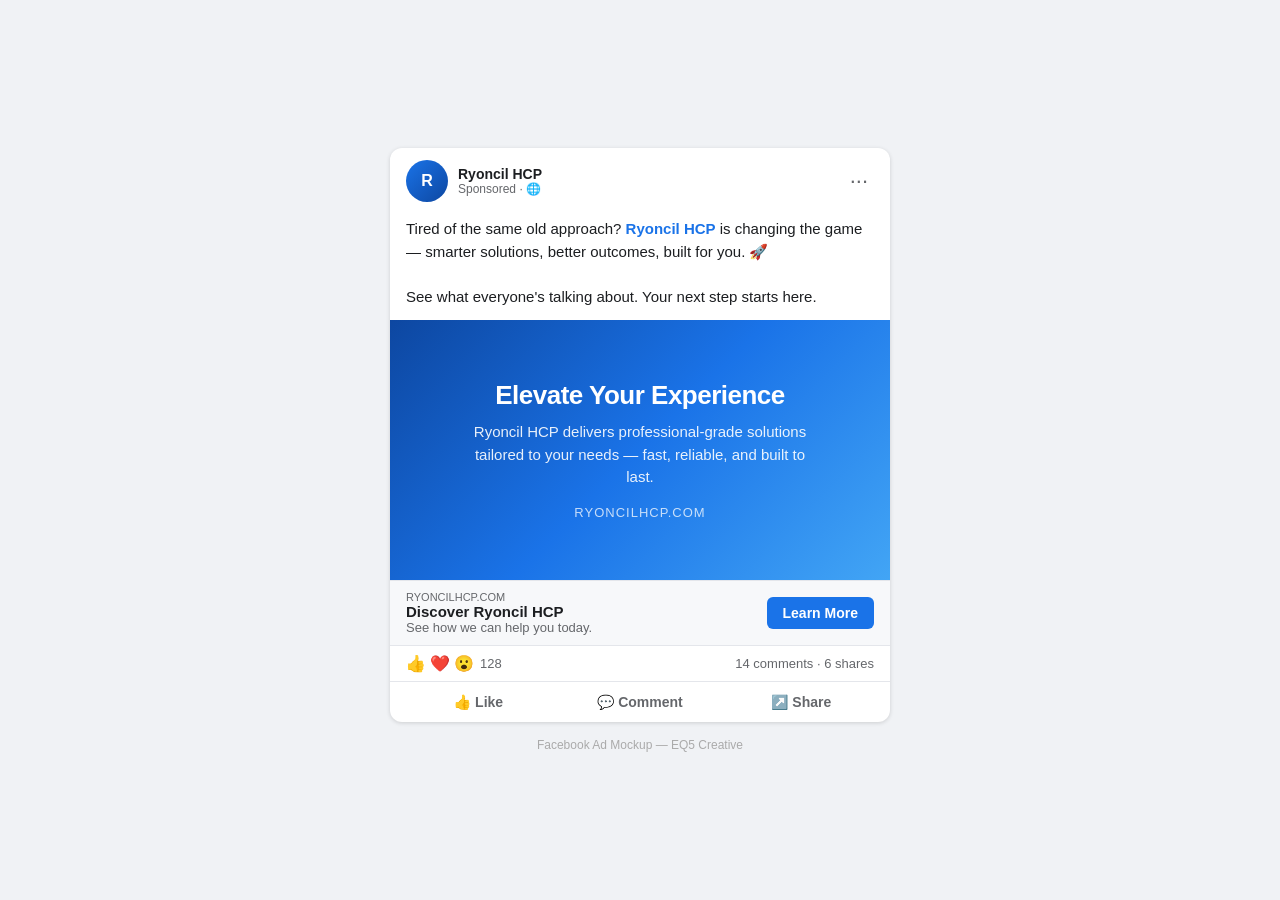
<file: facebook-ad.html>
<!DOCTYPE html>
<html lang="en">
<head>
  <meta charset="UTF-8" />
  <meta name="viewport" content="width=device-width, initial-scale=1.0"/>
  <title>Ryoncil HCP – Facebook Ad Example</title>
  <style>
    * { box-sizing: border-box; margin: 0; padding: 0; }
    body {
      background: #f0f2f5;
      font-family: -apple-system, BlinkMacSystemFont, 'Segoe UI', Roboto, sans-serif;
      display: flex;
      justify-content: center;
      align-items: center;
      min-height: 100vh;
      padding: 20px;
    }

    .feed {
      width: 100%;
      max-width: 500px;
    }

    .card {
      background: #fff;
      border-radius: 12px;
      box-shadow: 0 1px 4px rgba(0,0,0,0.15);
      overflow: hidden;
    }

    .card-header {
      display: flex;
      align-items: center;
      padding: 12px 16px;
      gap: 10px;
    }

    .avatar {
      width: 42px;
      height: 42px;
      border-radius: 50%;
      background: linear-gradient(135deg, #1a73e8, #0d47a1);
      display: flex;
      align-items: center;
      justify-content: center;
      color: white;
      font-weight: bold;
      font-size: 16px;
    }

    .page-info { flex: 1; }
    .page-name { font-weight: 700; font-size: 14px; color: #1c1e21; }
    .sponsored { font-size: 12px; color: #65676b; }
    .sponsored span { cursor: pointer; }

    .more-btn {
      color: #65676b;
      font-size: 22px;
      cursor: pointer;
      padding: 0 6px;
    }

    .post-text {
      padding: 4px 16px 12px;
      font-size: 15px;
      color: #1c1e21;
      line-height: 1.5;
    }

    .post-text strong {
      color: #1a73e8;
    }

    .ad-image {
      width: 100%;
      height: 260px;
      background: linear-gradient(135deg, #0d47a1 0%, #1a73e8 50%, #42a5f5 100%);
      display: flex;
      flex-direction: column;
      align-items: center;
      justify-content: center;
      color: white;
      text-align: center;
      padding: 24px;
    }

    .ad-image h2 {
      font-size: 26px;
      font-weight: 800;
      margin-bottom: 10px;
      letter-spacing: -0.5px;
    }

    .ad-image p {
      font-size: 15px;
      opacity: 0.9;
      max-width: 340px;
      line-height: 1.5;
    }

    .ad-image .tagline {
      margin-top: 16px;
      font-size: 13px;
      opacity: 0.75;
      text-transform: uppercase;
      letter-spacing: 1px;
    }

    .cta-bar {
      display: flex;
      align-items: center;
      justify-content: space-between;
      padding: 10px 16px;
      border-top: 1px solid #e4e6eb;
      background: #f7f8fa;
    }

    .cta-info .url { font-size: 11px; color: #65676b; text-transform: uppercase; }
    .cta-info .headline { font-size: 15px; font-weight: 700; color: #1c1e21; }
    .cta-info .subtext { font-size: 13px; color: #65676b; }

    .cta-btn {
      background: #1a73e8;
      color: white;
      border: none;
      border-radius: 6px;
      padding: 8px 16px;
      font-size: 14px;
      font-weight: 700;
      cursor: pointer;
      white-space: nowrap;
      transition: background 0.2s;
    }

    .cta-btn:hover { background: #1558b0; }

    .reactions {
      display: flex;
      align-items: center;
      justify-content: space-between;
      padding: 8px 16px;
      font-size: 13px;
      color: #65676b;
      border-top: 1px solid #e4e6eb;
    }

    .reaction-icons { display: flex; gap: 4px; }
    .reaction-icons span { font-size: 16px; }

    .action-bar {
      display: flex;
      justify-content: space-around;
      padding: 4px 8px;
      border-top: 1px solid #e4e6eb;
    }

    .action-btn {
      flex: 1;
      display: flex;
      align-items: center;
      justify-content: center;
      gap: 6px;
      padding: 8px;
      border-radius: 6px;
      cursor: pointer;
      font-size: 14px;
      font-weight: 600;
      color: #65676b;
      transition: background 0.2s;
    }

    .action-btn:hover { background: #f0f2f5; }

    .label {
      text-align: center;
      margin-top: 16px;
      font-size: 12px;
      color: #aaa;
    }
  </style>
</head>
<body>
  <div class="feed">
    <div class="card">

      <div class="card-header">
        <div class="avatar">R</div>
        <div class="page-info">
          <div class="page-name">Ryoncil HCP</div>
          <div class="sponsored"><span>Sponsored</span> · 🌐</div>
        </div>
        <div class="more-btn">···</div>
      </div>

      <div class="post-text">
        Tired of the same old approach? <strong>Ryoncil HCP</strong> is changing the game — smarter solutions, better outcomes, built for you. 🚀<br><br>
        See what everyone's talking about. Your next step starts here.
      </div>

      <div class="ad-image">
        <h2>Elevate Your Experience</h2>
        <p>Ryoncil HCP delivers professional-grade solutions tailored to your needs — fast, reliable, and built to last.</p>
        <div class="tagline">ryoncilhcp.com</div>
      </div>

      <div class="cta-bar">
        <div class="cta-info">
          <div class="url">ryoncilhcp.com</div>
          <div class="headline">Discover Ryoncil HCP</div>
          <div class="subtext">See how we can help you today.</div>
        </div>
        <button class="cta-btn">Learn More</button>
      </div>

      <div class="reactions">
        <div style="display:flex; align-items:center; gap:6px;">
          <div class="reaction-icons">
            <span>👍</span><span>❤️</span><span>😮</span>
          </div>
          <span>128</span>
        </div>
        <div>14 comments · 6 shares</div>
      </div>

      <div class="action-bar">
        <div class="action-btn">👍 Like</div>
        <div class="action-btn">💬 Comment</div>
        <div class="action-btn">↗️ Share</div>
      </div>

    </div>
    <div class="label">Facebook Ad Mockup — EQ5 Creative</div>
  </div>
</body>
</html>
</file>
<file: eq5.css>
/* ============================================================
   EQ5 Design System — Shared Stylesheet
   equals5.com brand tokens, typography, components, layout
   ============================================================ */

:root {
  --bg:           #0a1020;
  --surface:      #272f46;
  --surface-deep: #253b62;
  --blue:         #3571cb;
  --cyan:         #01b0b0;
  --cyan-alt:     #06acb3;
  --muted:        #8a95b1;
  --border:       rgba(255,255,255,.1);
  --white:        #fff;
  --off-white:    #f3f7ff;
  --gradient:     linear-gradient(93.8deg, #3571cb 0, #01b0b0 100%);
  --gradient-alt: linear-gradient(291.19deg, #3571cb 3.36%, #01b0b0 88.05%);
  --font:         'Alliance No.1', system-ui, -apple-system, 'Segoe UI', sans-serif;

  /* Glass + glow primitives */
  --glass-bg:        rgba(39,47,70,0.5);
  --glass-bg-hover:  rgba(45,54,80,0.65);
  --glass-border:    rgba(255,255,255,0.09);
  --glass-blur:      18px;
  --glow-cyan:       0 0 0 1px rgba(1,176,176,0.45), 0 0 28px rgba(1,176,176,0.22), 0 16px 40px rgba(0,0,0,0.35);
  --glow-blue:       0 0 0 1px rgba(53,113,203,0.45), 0 0 28px rgba(53,113,203,0.22), 0 16px 40px rgba(0,0,0,0.35);
  --ease-glow:       cubic-bezier(0.22, 1, 0.36, 1);
}

/* ─── RESET ─── */
*, *::before, *::after { margin: 0; padding: 0; box-sizing: border-box; }

/* ─── BASE ─── */
body {
  font-family: var(--font);
  background:
    radial-gradient(ellipse 900px 500px at 8% -8%, rgba(53,113,203,0.10), transparent 60%),
    radial-gradient(ellipse 700px 500px at 95% 10%, rgba(1,176,176,0.08), transparent 55%),
    var(--bg);
  color: var(--white);
  min-height: 100vh;
  -webkit-font-smoothing: antialiased;
}

/* Subtle film-grain texture — reads as premium rather than flat */
body::before {
  content: '';
  position: fixed;
  inset: 0;
  z-index: 1;
  pointer-events: none;
  opacity: 0.035;
  background-image: url("data:image/svg+xml,%3Csvg xmlns='http://www.w3.org/2000/svg' width='120' height='120'%3E%3Cfilter id='n'%3E%3CfeTurbulence type='fractalNoise' baseFrequency='0.9' numOctaves='2' stitchTiles='stitch'/%3E%3C/filter%3E%3Crect width='100%25' height='100%25' filter='url(%23n)'/%3E%3C/svg%3E");
}

/* Slim gradient scrollbar for the whole site */
::-webkit-scrollbar { width: 10px; height: 10px; }
::-webkit-scrollbar-track { background: transparent; }
::-webkit-scrollbar-thumb { background: linear-gradient(180deg, #3571cb, #01b0b0); border-radius: 10px; border: 2px solid var(--bg); background-clip: padding-box; }
::-webkit-scrollbar-thumb:hover { background: linear-gradient(180deg, #4580da, #06c9c9); background-clip: padding-box; border: 2px solid var(--bg); }
* { scrollbar-color: #3571cb var(--bg); scrollbar-width: thin; }

/* Glow focus ring, replaces default outline everywhere */
a:focus-visible, button:focus-visible, input:focus-visible, textarea:focus-visible, select:focus-visible, [tabindex]:focus-visible {
  outline: none;
  box-shadow: var(--glow-cyan);
  border-radius: 6px;
}

/* ─── BACKGROUND BLOBS ─── */
.blob {
  position: fixed;
  border-radius: 50%;
  filter: blur(90px);
  opacity: 0.5;
  pointer-events: none;
  z-index: 0;
  animation: blobDrift 22s ease-in-out infinite alternate;
}
.blob-1 {
  width: 600px; height: 600px;
  background: linear-gradient(180deg, #253b62 0, #492040 100%);
  top: -180px; left: -140px;
}
.blob-2 {
  width: 420px; height: 420px;
  background: linear-gradient(180deg, #253b62 0, #1a3560 100%);
  bottom: -100px; right: -80px;
  animation-delay: -8s;
}
.blob-3 {
  width: 300px; height: 300px;
  background: radial-gradient(circle, rgba(53,113,203,0.18) 0%, transparent 70%);
  top: 40%; left: 60%;
  animation-delay: -14s;
}
@keyframes blobDrift {
  from { transform: translate(0, 0) scale(1); }
  to   { transform: translate(30px, -24px) scale(1.06); }
}
@media (prefers-reduced-motion: reduce) {
  .blob { animation: none; }
}

/* ─── LAYOUT ─── */
.page-wrap {
  position: relative;
  z-index: 2;
  max-width: 1100px;
  margin: 0 auto;
  padding: 72px 60px 120px;
}

/* ─── TYPOGRAPHY ─── */
h1, h2, h3, h4 {
  font-family: var(--font);
  letter-spacing: -0.02em;
  line-height: 1.0;
}
h1 { font-size: clamp(42px, 5vw, 68px); font-weight: 800; margin-bottom: 18px; }
h2 { font-size: clamp(32px, 4vw, 48px); font-weight: 800; margin-bottom: 14px; }
h3 { font-size: clamp(24px, 3vw, 32px); font-weight: 700; margin-bottom: 12px; }

.grad {
  background: var(--gradient);
  -webkit-background-clip: text;
  -webkit-text-fill-color: transparent;
  background-clip: text;
}

/* ─── EYEBROW ─── */
.eyebrow {
  font-size: 11px;
  font-weight: 700;
  letter-spacing: 0.25em;
  text-transform: uppercase;
  color: var(--cyan);
  margin-bottom: 20px;
  display: flex;
  align-items: center;
  gap: 10px;
}
.eyebrow::before {
  content: '';
  display: inline-block;
  width: 30px; height: 2px;
  background: var(--gradient);
  border-radius: 2px;
  flex-shrink: 0;
}

/* ─── PAGE HEADER ─── */
.page-header {
  margin-bottom: 72px;
  border-bottom: 1px solid var(--border);
  padding-bottom: 48px;
}
.page-subtitle {
  font-size: 16px;
  font-weight: 400;
  color: var(--muted);
  line-height: 1.6;
  max-width: 520px;
}

/* ─── SECTION DIVIDER ─── */
.section { margin-bottom: 64px; }
.section-header {
  display: flex;
  align-items: center;
  gap: 16px;
  margin-bottom: 24px;
}
.section-title {
  font-size: 11px;
  font-weight: 700;
  letter-spacing: 0.22em;
  text-transform: uppercase;
  color: var(--cyan);
  white-space: nowrap;
}
.section-line {
  flex: 1;
  height: 1px;
  background: linear-gradient(90deg, rgba(53,113,203,0.4) 0%, rgba(1,176,176,0.1) 100%);
}

/* ─── CARDS ─── */
.card {
  background: var(--glass-bg);
  backdrop-filter: blur(var(--glass-blur));
  -webkit-backdrop-filter: blur(var(--glass-blur));
  border: 1px solid var(--glass-border);
  border-radius: 14px;
  padding: 24px;
  transition: border-color 0.3s var(--ease-glow), background 0.3s var(--ease-glow), transform 0.3s var(--ease-glow), box-shadow 0.3s var(--ease-glow);
}
.card:hover {
  border-color: rgba(1,176,176,0.5);
  background: var(--glass-bg-hover);
  transform: translateY(-3px);
  box-shadow: var(--glow-cyan);
}

/* ─── RESOURCE CARDS ─── */
.resource-grid {
  display: grid;
  grid-template-columns: repeat(auto-fill, minmax(280px, 1fr));
  gap: 16px;
}
.resource-card {
  background: var(--glass-bg);
  backdrop-filter: blur(var(--glass-blur));
  -webkit-backdrop-filter: blur(var(--glass-blur));
  border: 1px solid var(--glass-border);
  border-radius: 14px;
  padding: 28px;
  text-decoration: none;
  color: inherit;
  display: flex;
  flex-direction: column;
  gap: 12px;
  transition: border-color 0.3s var(--ease-glow), background 0.3s var(--ease-glow), transform 0.3s var(--ease-glow), box-shadow 0.3s var(--ease-glow);
}
.resource-card:hover {
  border-color: rgba(1,176,176,0.5);
  background: var(--glass-bg-hover);
  transform: translateY(-3px);
  box-shadow: var(--glow-cyan);
}
.resource-card-icon {
  width: 44px; height: 44px;
  border-radius: 10px;
  background: linear-gradient(135deg, rgba(53,113,203,0.2), rgba(1,176,176,0.15));
  border: 1px solid rgba(1,176,176,0.25);
  display: flex;
  align-items: center;
  justify-content: center;
  font-size: 20px;
}
.resource-card-title {
  font-size: 18px;
  font-weight: 700;
  letter-spacing: -0.01em;
  color: var(--white);
}
.resource-card-desc {
  font-size: 13px;
  font-weight: 400;
  color: var(--muted);
  line-height: 1.6;
  flex: 1;
}
.resource-card-link {
  font-size: 12px;
  font-weight: 700;
  letter-spacing: 0.08em;
  text-transform: uppercase;
  background: var(--gradient);
  -webkit-background-clip: text;
  -webkit-text-fill-color: transparent;
  background-clip: text;
  margin-top: 4px;
}
.resource-card-link::after { content: ' →'; }

/* ─── ASSET CARDS ─── */
.asset-grid {
  display: grid;
  grid-template-columns: repeat(4, 1fr);
  gap: 14px;
}
.asset-card {
  background: var(--glass-bg);
  backdrop-filter: blur(var(--glass-blur));
  -webkit-backdrop-filter: blur(var(--glass-blur));
  border: 1px solid var(--glass-border);
  border-radius: 14px;
  overflow: hidden;
  transition: border-color 0.3s var(--ease-glow), transform 0.3s var(--ease-glow), box-shadow 0.3s var(--ease-glow);
}
.asset-card:hover {
  border-color: rgba(1,176,176,0.5);
  transform: translateY(-3px);
  box-shadow: var(--glow-cyan);
}
.asset-preview {
  width: 100%;
  aspect-ratio: 1;
  background: #1a2238;
  display: block;
}
.asset-preview img {
  width: 100%; height: 100%;
  display: block;
  object-fit: cover;
}
.asset-info { padding: 14px 16px; border-top: 1px solid var(--border); }
.asset-name { font-size: 13px; font-weight: 700; color: var(--white); margin-bottom: 3px; letter-spacing: -0.01em; }
.asset-meta { font-size: 11px; color: var(--muted); }
.asset-badge {
  display: inline-block;
  margin-top: 8px;
  padding: 3px 10px;
  background: rgba(1,176,176,0.1);
  border: 1px solid rgba(1,176,176,0.2);
  border-radius: 100px;
  font-size: 10px;
  font-weight: 700;
  letter-spacing: 0.1em;
  text-transform: uppercase;
  color: var(--cyan);
}

/* ─── TERM CHIPS (Glossary) ─── */
.term-category { width: 100%; margin-bottom: 28px; }
.term-category-label {
  font-size: 10px;
  font-weight: 700;
  letter-spacing: 0.22em;
  text-transform: uppercase;
  color: var(--muted);
  margin-bottom: 12px;
  display: flex;
  align-items: center;
  gap: 10px;
}
.term-category-label::after { content: ''; flex: 1; height: 1px; background: var(--border); }
.term-category-label.files { color: var(--cyan); }
.term-category-label.files::after { background: rgba(1,176,176,0.15); }

.term-grid { display: flex; flex-wrap: wrap; gap: 10px; width: 100%; }

.term-chip {
  background: var(--glass-bg);
  backdrop-filter: blur(var(--glass-blur));
  -webkit-backdrop-filter: blur(var(--glass-blur));
  border: 1px solid var(--glass-border);
  border-radius: 8px;
  padding: 7px 16px;
  font-size: 13px;
  font-family: var(--font);
  font-weight: 500;
  color: var(--muted);
  transition: all 0.25s var(--ease-glow);
  cursor: pointer;
  user-select: none;
}
.term-chip:hover { background: var(--glass-bg-hover); border-color: rgba(53,113,203,0.5); color: var(--white); box-shadow: 0 0 20px rgba(53,113,203,0.18); }
.term-chip.active {
  background: linear-gradient(93.8deg, rgba(53,113,203,0.25) 0%, rgba(1,176,176,0.2) 100%);
  border-color: var(--cyan-alt);
  color: var(--white);
  border-radius: 8px 8px 0 0;
  border-bottom-color: transparent;
  box-shadow: 0 -2px 20px rgba(1,176,176,0.25);
}
.term-chip.cyan-chip { background: rgba(1,176,176,0.07); border-color: rgba(1,176,176,0.2); color: var(--cyan); }
.term-chip.cyan-chip:hover { background: rgba(1,176,176,0.14); border-color: var(--cyan-alt); color: var(--white); }
.term-chip.cyan-chip.active { background: rgba(1,176,176,0.14); border-color: var(--cyan-alt); color: var(--white); border-radius: 8px 8px 0 0; border-bottom-color: transparent; }

.term-def-panel {
  display: none;
  width: 100%;
  background: var(--surface);
  border: 1px solid var(--cyan-alt);
  border-top: none;
  border-radius: 0 8px 8px 8px;
  padding: 16px 20px;
  font-size: 14px;
  line-height: 1.65;
  color: rgba(255,255,255,0.8);
  margin-bottom: 4px;
  animation: fadeUp 0.18s ease both;
  order: 999;
}
.term-def-panel.visible { display: block; }
.term-def-panel strong {
  background: var(--gradient);
  -webkit-background-clip: text;
  -webkit-text-fill-color: transparent;
  background-clip: text;
  font-weight: 700;
  font-size: 11px;
  letter-spacing: 0.12em;
  text-transform: uppercase;
  display: block;
  margin-bottom: 6px;
}

/* ─── VIDEO METRIC CARDS ─── */
.video-metrics-grid { display: grid; grid-template-columns: 1fr 1fr; gap: 14px; width: 100%; }
.vm-card {
  background: var(--glass-bg);
  backdrop-filter: blur(var(--glass-blur));
  -webkit-backdrop-filter: blur(var(--glass-blur));
  border: 1px solid var(--glass-border);
  border-radius: 14px;
  padding: 18px 20px;
  display: flex;
  align-items: flex-start;
  gap: 16px;
  transition: border-color 0.3s var(--ease-glow), background 0.3s var(--ease-glow), box-shadow 0.3s var(--ease-glow);
}
.vm-card:hover { border-color: rgba(1,176,176,0.4); background: var(--glass-bg-hover); box-shadow: var(--glow-cyan); }
.vm-pill {
  flex-shrink: 0;
  font-size: 12px;
  font-weight: 700;
  padding: 7px 14px;
  border-radius: 8px;
  text-align: center;
  min-width: 140px;
  line-height: 1.3;
  color: var(--white);
  background: var(--gradient);
}
.vm-card-body { font-size: 13px; font-weight: 400; line-height: 1.65; color: var(--muted); }
.vm-footnote { margin-top: 18px; font-size: 13px; color: var(--muted); font-style: italic; opacity: 0.7; }

/* ─── AUTHOR CHIP ─── */
.header-meta { margin-top: 28px; }
.author-chip {
  display: inline-flex;
  align-items: center;
  gap: 8px;
  background: var(--surface);
  border: 1px solid var(--border);
  border-radius: 100px;
  padding: 6px 14px 6px 8px;
  font-size: 13px;
  font-weight: 500;
  color: var(--muted);
}
.author-avatar {
  width: 26px; height: 26px;
  border-radius: 50%;
  background: var(--gradient);
  display: flex;
  align-items: center;
  justify-content: center;
  font-size: 12px;
  font-weight: 800;
  color: #fff;
  flex-shrink: 0;
}

/* ─── FOOTER ─── */
.page-footer {
  text-align: center;
  padding: 48px 0 72px;
  font-size: 11px;
  font-weight: 700;
  letter-spacing: 0.22em;
  text-transform: uppercase;
  color: rgba(138,149,177,0.35);
}
.version-badge {
  position: fixed;
  bottom: 16px; right: 20px;
  z-index: 100;
  font-size: 10px;
  font-weight: 500;
  letter-spacing: 0.1em;
  color: rgba(138,149,177,0.4);
  user-select: none;
}

/* ─── BUTTON ─── */
.btn {
  display: inline-block;
  height: 52px;
  line-height: 52px;
  padding: 0 40px;
  border-radius: 8px;
  background: var(--gradient);
  background-size: 160% 100%;
  background-position: 0% 0%;
  color: #fff;
  font-size: 16px;
  font-weight: 700;
  font-family: var(--font);
  border: none;
  text-decoration: none;
  cursor: pointer;
  transition: background-position 0.4s var(--ease-glow), box-shadow 0.3s var(--ease-glow), transform 0.2s var(--ease-glow);
  box-shadow: 0 8px 24px rgba(1,176,176,0.18);
}
.btn:hover { background-position: 100% 0%; box-shadow: var(--glow-cyan); transform: translateY(-1px); }
.btn:active { transform: translateY(0); }
.btn-outline {
  background: transparent;
  border: 2px solid rgba(255,255,255,0.5);
  box-shadow: none;
}
.btn-outline:hover { border-color: var(--cyan-alt); box-shadow: 0 0 20px rgba(1,176,176,0.2); }

/* ─── AD LIBRARY ─── */
.filter-bar { display: flex; flex-wrap: wrap; gap: 8px; margin-bottom: 1.5rem; }
.filter-chip {
  font-family: var(--font);
  font-size: 12px;
  padding: 5px 14px;
  border-radius: 99px;
  border: 1px solid var(--border);
  color: var(--muted);
  background: var(--glass-bg);
  cursor: pointer;
  transition: all 0.25s var(--ease-glow);
}
.filter-chip:hover { border-color: var(--cyan); color: var(--white); box-shadow: 0 0 16px rgba(1,176,176,0.18); }
.filter-chip.active { background: var(--gradient); border-color: transparent; color: var(--white); box-shadow: var(--glow-cyan); }

.ad-grid { display: grid; grid-template-columns: repeat(auto-fit, minmax(200px, 1fr)); gap: 14px; margin-bottom: 1rem; }
.ad-card {
  background: var(--glass-bg);
  backdrop-filter: blur(var(--glass-blur));
  -webkit-backdrop-filter: blur(var(--glass-blur));
  border: 1px solid var(--glass-border);
  border-radius: 14px;
  overflow: hidden;
  cursor: pointer;
  transition: border-color 0.3s var(--ease-glow), transform 0.3s var(--ease-glow), box-shadow 0.3s var(--ease-glow);
}
.ad-card:hover { border-color: var(--cyan); transform: translateY(-3px); box-shadow: var(--glow-cyan); }
.ad-card.hidden { display: none; }
.ad-thumb {
  height: 120px;
  background: var(--surface-deep);
  display: flex;
  align-items: center;
  justify-content: center;
  color: var(--muted);
}
.ad-info { padding: 12px 14px; }
.ad-name { font-size: 13px; font-weight: 600; color: var(--white); margin-bottom: 8px; }
.ad-tags { display: flex; flex-wrap: wrap; gap: 5px; }
.ad-tag {
  font-size: 11px;
  padding: 2px 8px;
  border-radius: 4px;
  background: rgba(255,255,255,0.07);
  color: var(--muted);
}

.ad-detail-panel {
  display: none;
  background: var(--glass-bg-hover);
  backdrop-filter: blur(var(--glass-blur));
  -webkit-backdrop-filter: blur(var(--glass-blur));
  border: 1px solid var(--cyan-alt);
  border-radius: 14px;
  padding: 20px;
  margin-bottom: 1rem;
  box-shadow: var(--glow-cyan);
  animation: fadeUp 0.2s ease both;
}
.ad-detail-panel.visible { display: block; }
.ad-detail-header { display: flex; gap: 1rem; margin-bottom: 16px; align-items: flex-start; }
.ad-detail-thumb {
  width: 100px; height: 100px;
  border-radius: 10px;
  background: var(--surface-deep);
  flex-shrink: 0;
}
.ad-detail-title { font-size: 15px; font-weight: 700; color: var(--white); margin-bottom: 8px; }
.ad-detail-body { display: grid; grid-template-columns: 1fr 1fr; gap: 12px; }
.ad-detail-box {
  background: rgba(255,255,255,0.04);
  border-radius: 10px;
  padding: 14px;
}
.ad-detail-box-label {
  font-size: 10px;
  font-weight: 700;
  letter-spacing: 0.15em;
  text-transform: uppercase;
  color: var(--cyan);
  margin-bottom: 8px;
}
.ad-detail-box p { font-size: 13px; color: var(--muted); line-height: 1.6; }

/* ─── CREATIVE TIMELINE ─── */
.timeline {
  display: flex;
  flex-wrap: wrap;
  gap: 0;
  position: relative;
  margin-bottom: 1rem;
}
.timeline::before {
  content: '';
  position: absolute;
  top: 11px; left: 0; right: 0;
  height: 1px;
  background: var(--border);
  z-index: 0;
}
.tl-item {
  display: flex;
  flex-direction: column;
  align-items: center;
  flex: 1;
  min-width: 80px;
  position: relative;
  z-index: 1;
  padding: 0 4px;
  margin-bottom: 0;
}
.tl-dot {
  width: 10px; height: 10px;
  border-radius: 50%;
  border: 1px solid var(--muted);
  background: var(--bg);
  flex-shrink: 0;
  margin-bottom: 8px;
  margin-left: 0;
  margin-top: 6px;
}
.tl-content { text-align: center; }
.tl-done .tl-dot { background: var(--cyan); border-color: var(--cyan); }
.tl-active .tl-dot { background: var(--blue); border-color: var(--blue); box-shadow: 0 0 0 3px rgba(53,113,203,0.25); }
.tl-title { font-size: 11px; font-weight: 600; color: var(--muted); margin-bottom: 2px; line-height: 1.3; }
.tl-active .tl-title { color: var(--white); }
.tl-sub { font-size: 10px; color: var(--cyan); }
.tl-done .tl-title { color: var(--muted); }

/* ─── DETAILED TIMELINE ─── */
.detail-timeline { display: flex; flex-direction: column; gap: 12px; }
.dtl-stage {
  background: var(--glass-bg);
  backdrop-filter: blur(var(--glass-blur));
  -webkit-backdrop-filter: blur(var(--glass-blur));
  border: 1px solid var(--glass-border);
  border-radius: 14px;
  overflow: hidden;
  transition: border-color 0.3s var(--ease-glow), box-shadow 0.3s var(--ease-glow);
}
.dtl-stage:hover { border-color: rgba(1,176,176,0.3); box-shadow: 0 0 24px rgba(1,176,176,0.12); }
.dtl-stage-header {
  display: flex;
  align-items: center;
  gap: 14px;
  padding: 14px 18px;
  border-bottom: 1px solid var(--border);
}
.dtl-num {
  font-size: 11px;
  font-weight: 700;
  letter-spacing: 0.1em;
  color: var(--white);
  background: var(--gradient);
  border-radius: 6px;
  padding: 4px 9px;
  flex-shrink: 0;
}
.dtl-stage-title {
  font-size: 14px;
  font-weight: 700;
  color: var(--white);
}
.dtl-steps {
  list-style: none;
  padding: 14px 18px;
  display: flex;
  flex-direction: column;
  gap: 8px;
}
.dtl-steps li {
  font-size: 13px;
  color: var(--muted);
  line-height: 1.5;
  padding-left: 14px;
  position: relative;
}
.dtl-steps li::before {
  content: '';
  position: absolute;
  left: 0;
  top: 7px;
  width: 5px; height: 5px;
  border-radius: 50%;
  background: var(--cyan);
  opacity: 0.6;
}
.dtl-steps li strong {
  color: var(--white);
  font-weight: 600;
}

/* ─── ANIMATIONS ─── */
@keyframes fadeUp {
  from { opacity: 0; transform: translateY(8px); }
  to   { opacity: 1; transform: translateY(0); }
}
</file>
